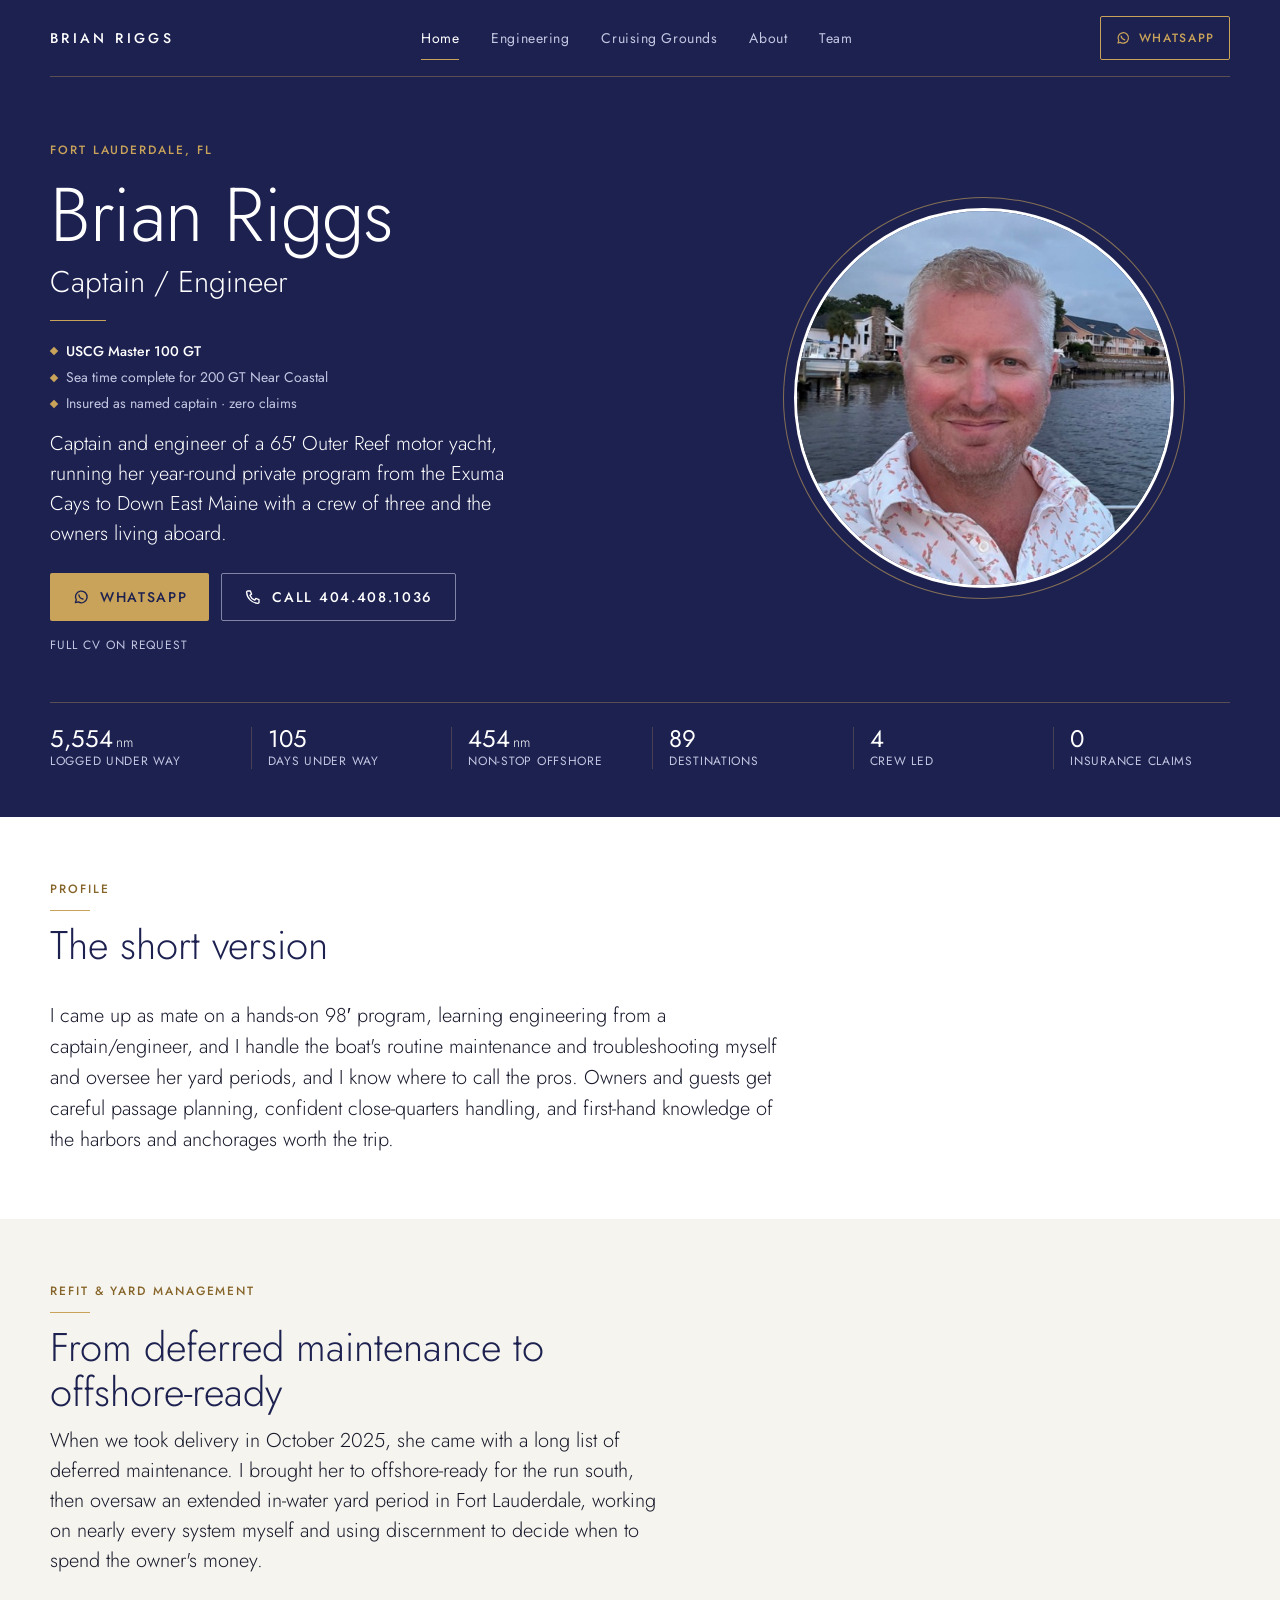
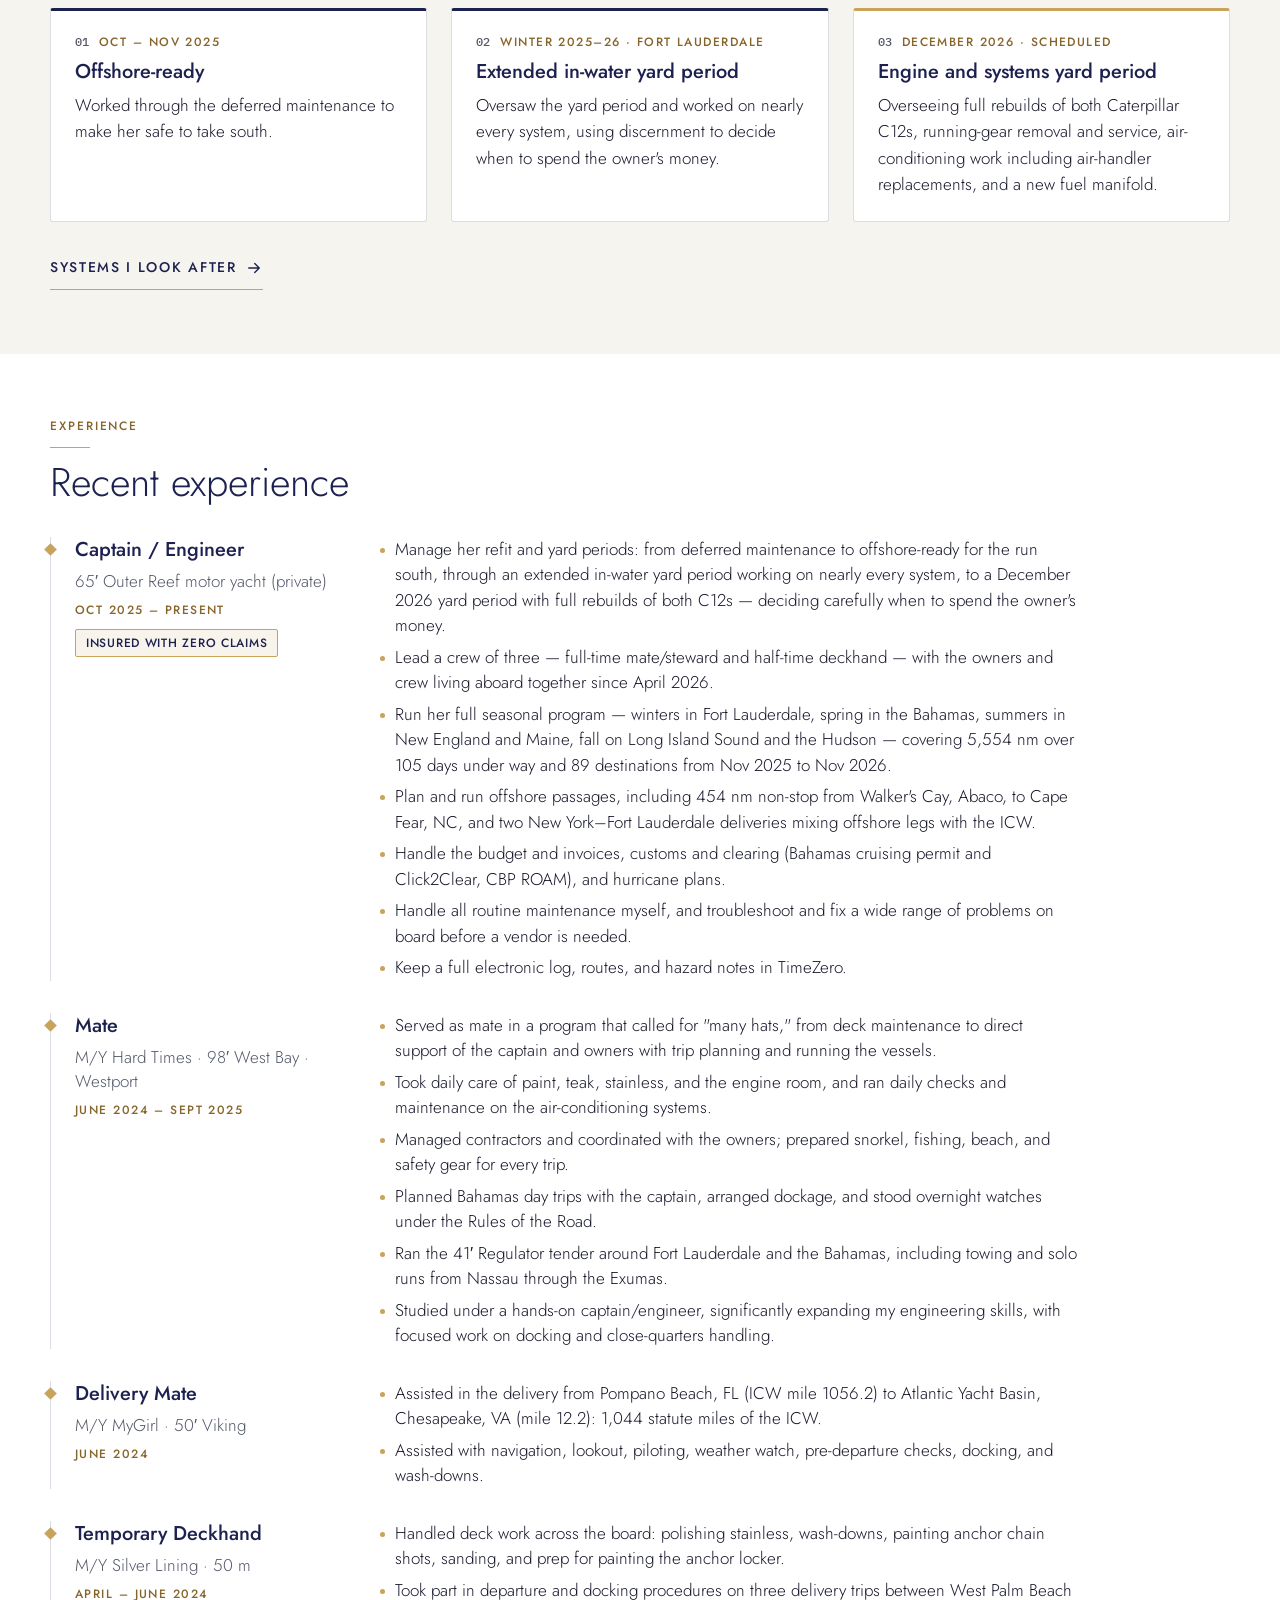
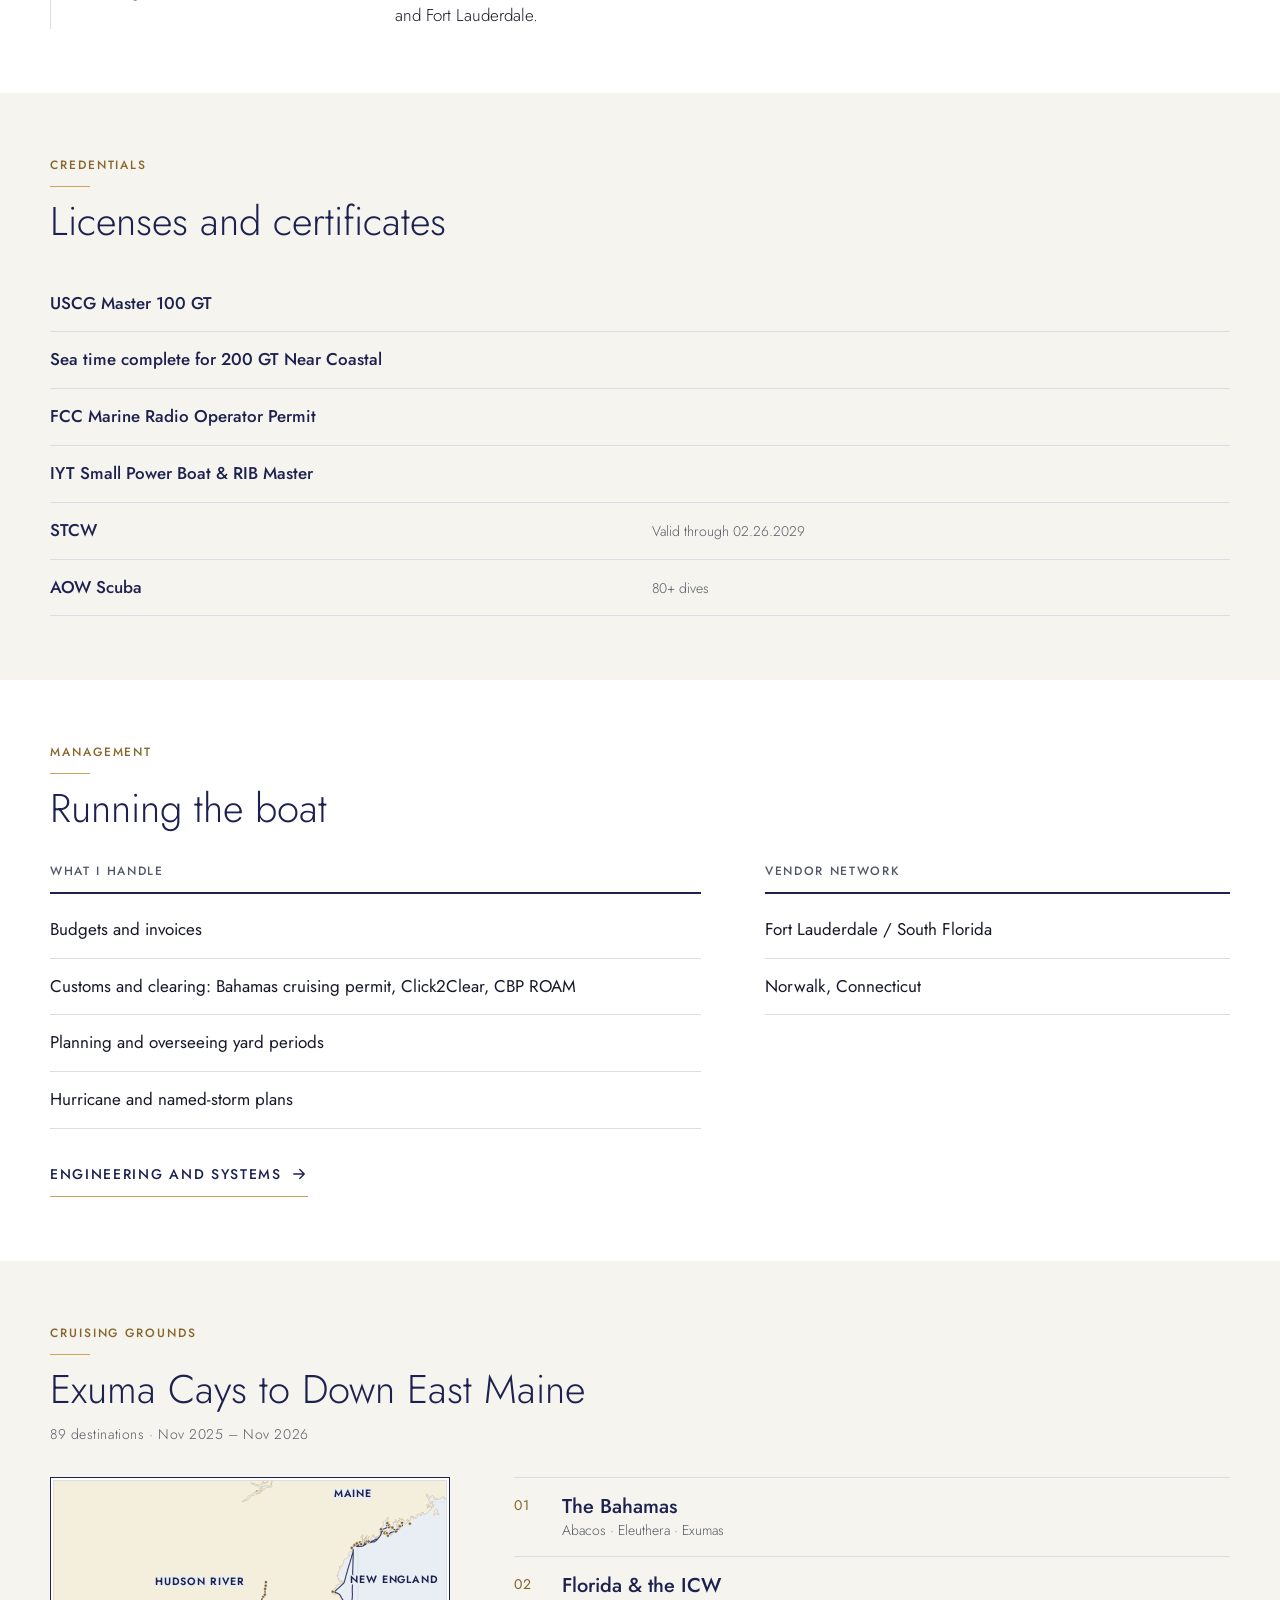
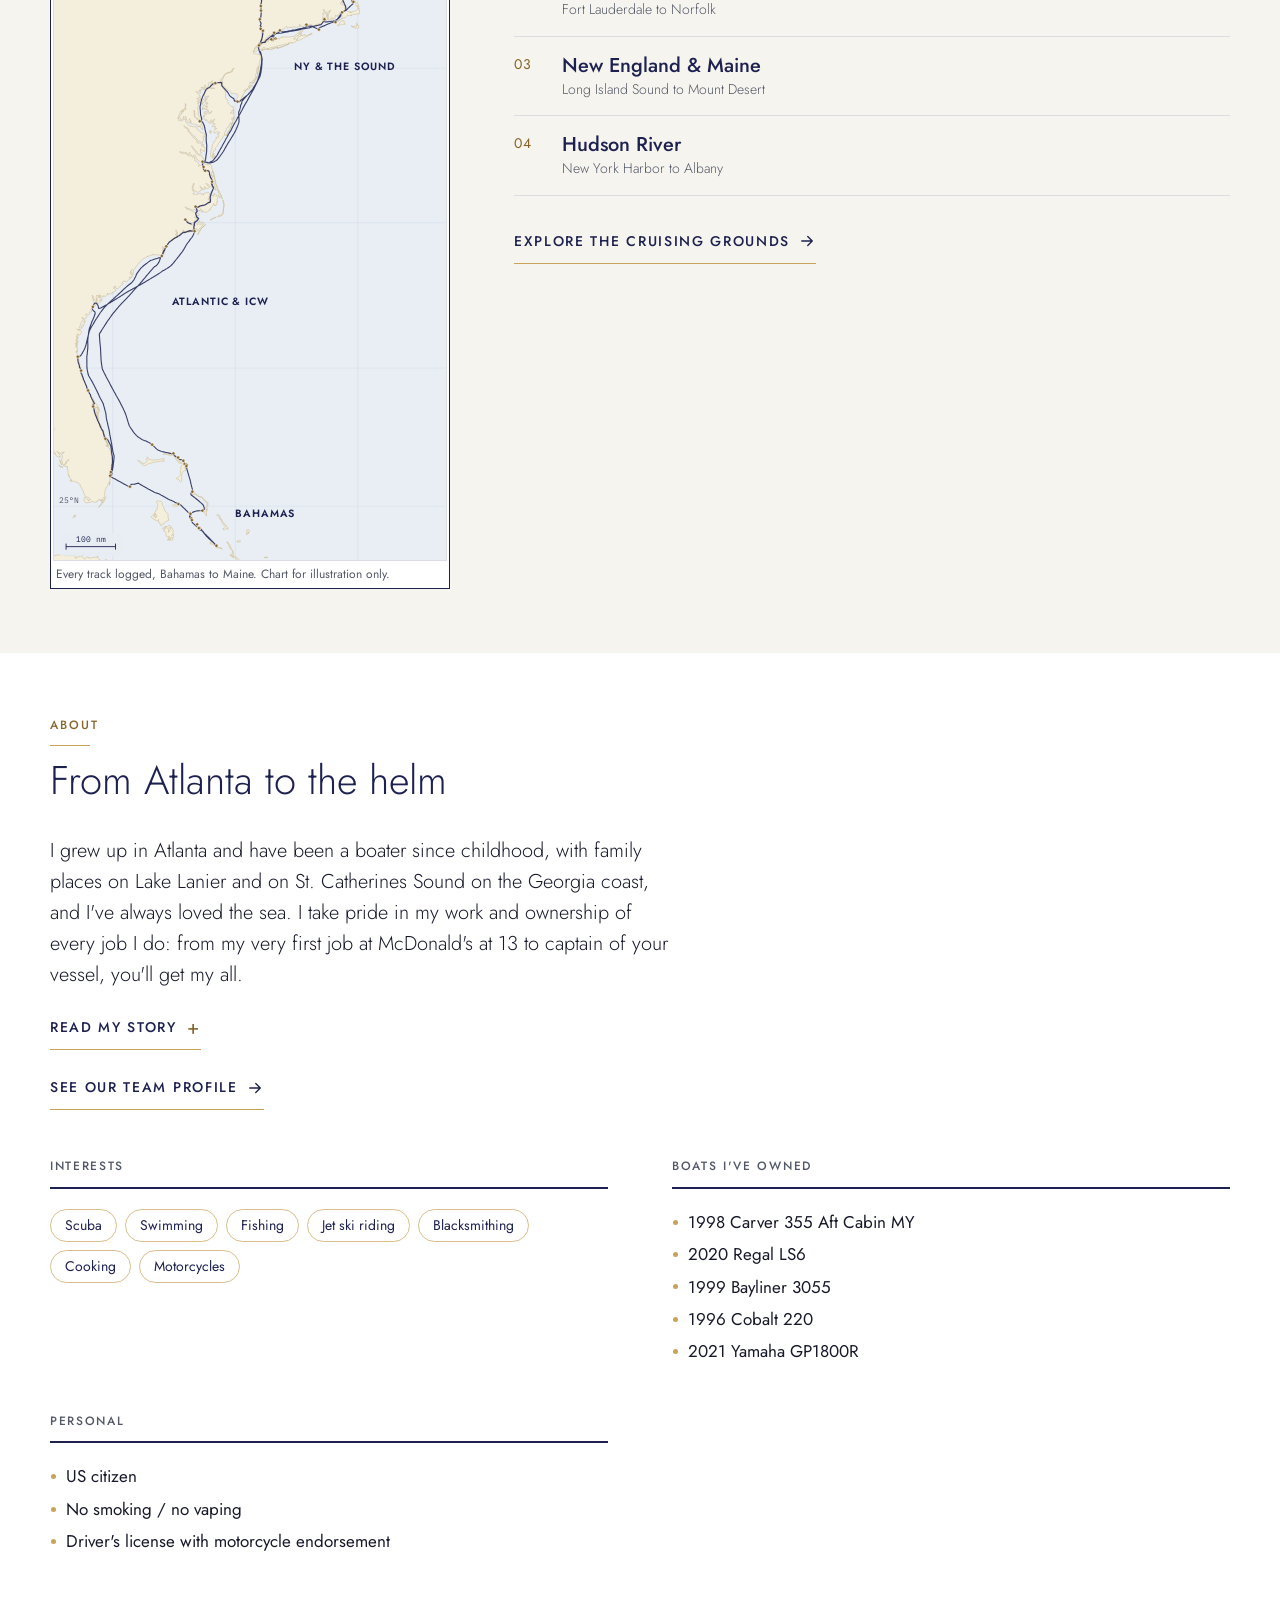
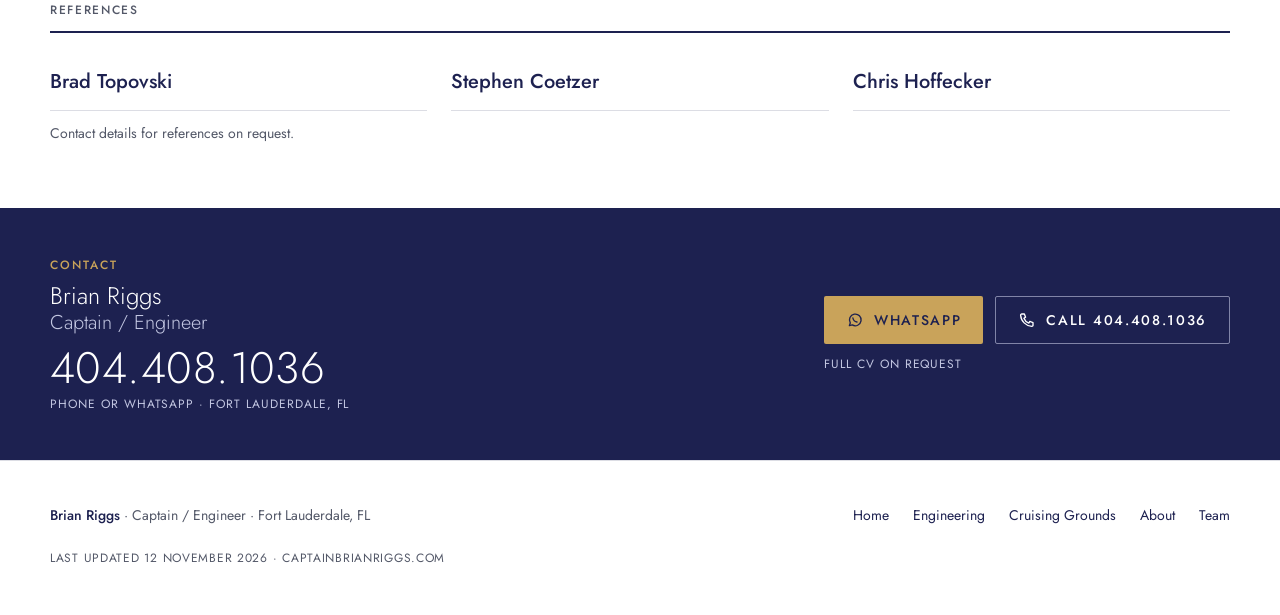
<file: index.html>
<!doctype html>
<html class="dir-a" lang="en">
<head>
<meta charset="utf-8">
<meta name="viewport" content="width=device-width, initial-scale=1">
<title>Brian Riggs · Captain / Engineer</title>
<meta name="description" content="Brian Riggs, yacht Captain / Engineer based in Fort Lauderdale, FL. USCG Master 100 GT; insured as named captain with zero claims; cruising from the Exuma Cays to Down East Maine.">
<meta name="robots" content="index, follow">
<meta name="author" content="Brian Riggs">
<meta name="color-scheme" content="light dark">
<meta name="theme-color" content="#1D2150">
<link rel="canonical" href="https://captainbrianriggs.com/">
<meta property="og:type" content="website">
<meta property="og:site_name" content="Brian Riggs">
<meta property="og:title" content="Brian Riggs · Captain / Engineer">
<meta property="og:description" content="Brian Riggs, yacht Captain / Engineer based in Fort Lauderdale, FL. USCG Master 100 GT; insured as named captain with zero claims; cruising from the Exuma Cays to Down East Maine.">
<meta property="og:url" content="https://captainbrianriggs.com/">
<meta property="og:image" content="https://captainbrianriggs.com/assets/img/og.png">
<meta property="og:image:width" content="1200">
<meta property="og:image:height" content="630">
<meta property="og:image:alt" content="Brian Riggs, Captain / Engineer">
<meta property="og:locale" content="en_US">
<meta name="twitter:card" content="summary_large_image">
<meta name="twitter:title" content="Brian Riggs · Captain / Engineer">
<meta name="twitter:description" content="Brian Riggs, yacht Captain / Engineer based in Fort Lauderdale, FL. USCG Master 100 GT; insured as named captain with zero claims; cruising from the Exuma Cays to Down East Maine.">
<meta name="twitter:image" content="https://captainbrianriggs.com/assets/img/og.png">
<link rel="icon" href="/favicon.ico" sizes="32x32">
<link rel="icon" href="/assets/img/favicon.svg" type="image/svg+xml">
<link rel="apple-touch-icon" href="/assets/img/apple-touch-icon.png">
<link rel="preconnect" href="https://fonts.googleapis.com">
<link rel="preconnect" href="https://fonts.gstatic.com" crossorigin>
<link rel="stylesheet" href="https://fonts.googleapis.com/css2?family=Jost:wght@300;400;500;600&amp;family=IBM+Plex+Mono:wght@400;500&amp;display=swap">
<link rel="stylesheet" href="/assets/site.css?v=a0592013">
<script type="application/ld+json">
{
 "@context": "https://schema.org",
 "@type": "ProfilePage",
 "url": "https://captainbrianriggs.com/",
 "name": "Brian Riggs · Captain / Engineer",
 "dateModified": "2026-11-12",
 "mainEntity": {
  "@type": "Person",
  "name": "Brian Riggs",
  "jobTitle": "Captain / Engineer",
  "url": "https://captainbrianriggs.com/",
  "image": "https://captainbrianriggs.com/assets/img/headshot.jpg",
  "description": "Captain and engineer of a 65′ Outer Reef motor yacht, running her year-round private program from the Exuma Cays to Down East Maine with a crew of three and the owners living aboard. I came up as mate on a hands-on 98′ program, learning engineering from a captain/engineer, and I handle the boat's routine maintenance and troubleshooting myself and oversee her yard periods, and I know where to call the pros. Owners and guests get careful passage planning, confident close-quarters handling, and first-hand knowledge of the harbors and anchorages worth the trip.",
  "telephone": "+14044081036",
  "address": {
   "@type": "PostalAddress",
   "addressLocality": "Fort Lauderdale",
   "addressRegion": "FL",
   "addressCountry": "US"
  },
  "hasCredential": [
   {
    "@type": "EducationalOccupationalCredential",
    "name": "USCG Master 100 GT",
    "credentialCategory": "license",
    "recognizedBy": {
     "@type": "GovernmentOrganization",
     "name": "United States Coast Guard"
    }
   },
   {
    "@type": "EducationalOccupationalCredential",
    "name": "STCW",
    "credentialCategory": "certificate",
    "validUntil": "2029-02-26"
   }
  ]
 }
}
</script>
</head>
<body>
<a class="skip" href="#main">Skip to content</a>

<div class="site">
<header class="masthead"><nav class="nav" aria-label="Main"><a class="brand" href="/">Brian Riggs</a><ul class="nav-links"><li><a href="/" aria-current="page">Home</a></li><li><a href="/engineering/">Engineering</a></li><li><a href="/cruising-grounds/">Cruising Grounds</a></li><li><a href="/#about">About</a></li><li><a href="/team/">Team</a></li></ul><a class="nav-cta" href="https://wa.me/14044081036"><svg viewBox="0 0 24 24" fill="none" stroke="currentColor" stroke-width="1.8" stroke-linejoin="round" aria-hidden="true" focusable="false"><path d="M4.5 19.5l1.2-3.6A7.8 7.8 0 1 1 8.4 18.6z"/><path d="M9.2 9.3c.3 2.3 2.4 4.6 5.4 5.4" stroke-linecap="round"/></svg><span>WhatsApp</span></a></nav></header>
<main id="main" tabindex="-1">
<section class="hero no-helm" aria-labelledby="hero-name">
  <div class="hero-grid">
    <div class="hero-text">
      <div class="hero-id"><div class="headshot"><img src="/assets/img/headshot.jpg" alt="Brian Riggs" width="520" height="520"></div><p class="eyebrow">Fort Lauderdale, FL</p></div>
      <h1 class="hero-name" id="hero-name">Brian Riggs</h1>
      <p class="hero-role">Captain / Engineer</p>
      <hr class="hero-rule" aria-hidden="true">
      <ul class="hero-cred"><li><b>USCG Master 100 GT</b></li><li>Sea time complete for 200 GT Near Coastal</li><li>Insured as named captain · zero claims</li></ul>
      <p class="hero-lede">Captain and engineer of a 65′ Outer Reef motor yacht, running her year-round private program from the Exuma Cays to Down East Maine with a crew of three and the owners living aboard.</p>
      <div class="actions"><a class="btn btn-primary" href="https://wa.me/14044081036"><svg viewBox="0 0 24 24" fill="none" stroke="currentColor" stroke-width="1.8" stroke-linejoin="round" aria-hidden="true" focusable="false"><path d="M4.5 19.5l1.2-3.6A7.8 7.8 0 1 1 8.4 18.6z"/><path d="M9.2 9.3c.3 2.3 2.4 4.6 5.4 5.4" stroke-linecap="round"/></svg>WhatsApp</a><a class="btn btn-ghost" href="tel:+14044081036"><svg viewBox="0 0 24 24" fill="none" stroke="currentColor" stroke-width="1.8" stroke-linejoin="round" aria-hidden="true" focusable="false"><path d="M5 4h3.5l1.6 4.2-2.2 1.4a11 11 0 0 0 6.5 6.5l1.4-2.2L20 15.5V19a1.5 1.5 0 0 1-1.6 1.5A16 16 0 0 1 3.5 5.6 1.5 1.5 0 0 1 5 4z"/></svg>Call 404.408.1036</a></div>
      <p class="fine">Full CV on request</p>
    </div>
    <div class="hero-portrait"><img src="/assets/img/headshot.jpg" alt="Brian Riggs" width="520" height="520" fetchpriority="high"></div>
  </div>
  <ul class="figures" aria-label="At a glance"><li><b>5,554<small>nm</small></b><span>logged under way</span></li><li><b>105</b><span>days under way</span></li><li><b>454<small>nm</small></b><span>non-stop offshore</span></li><li><b>89</b><span>destinations</span></li><li><b>4</b><span>crew led</span></li><li><b>0</b><span>insurance claims</span></li></ul>
</section>
<section class="section" aria-labelledby="profile-h">
  <div class="section-head"><p class="kicker">Profile</p><h2 class="section-title" id="profile-h">The short version</h2></div>
  <p class="prose">I came up as mate on a hands-on 98′ program, learning engineering from a captain/engineer, and I handle the boat&#x27;s routine maintenance and troubleshooting myself and oversee her yard periods, and I know where to call the pros. Owners and guests get careful passage planning, confident close-quarters handling, and first-hand knowledge of the harbors and anchorages worth the trip.</p>
</section>
<section class="section alt" id="refit-home" aria-labelledby="refit-h">
  <div class="section-head"><p class="kicker">Refit &amp; yard management</p><h2 class="section-title" id="refit-h">From deferred maintenance to offshore-ready</h2><p class="section-lede">When we took delivery in October 2025, she came with a long list of deferred maintenance. I brought her to offshore-ready for the run south, then oversaw an extended in-water yard period in Fort Lauderdale, working on nearly every system myself and using discernment to decide when to spend the owner&#x27;s money.</p></div>
  <ol class="refit-steps"><li class="refit-step">
      <p class="refit-when"><span class="refit-n">01</span>Oct – Nov 2025</p>
      <h3 class="refit-title">Offshore-ready</h3>
      <p>Worked through the deferred maintenance to make her safe to take south.</p>
    </li><li class="refit-step">
      <p class="refit-when"><span class="refit-n">02</span>Winter 2025–26 · Fort Lauderdale</p>
      <h3 class="refit-title">Extended in-water yard period</h3>
      <p>Oversaw the yard period and worked on nearly every system, using discernment to decide when to spend the owner&#x27;s money.</p>
    </li><li class="refit-step upcoming">
      <p class="refit-when"><span class="refit-n">03</span>December 2026 · scheduled</p>
      <h3 class="refit-title">Engine and systems yard period</h3>
      <p>Overseeing full rebuilds of both Caterpillar C12s, running-gear removal and service, air-conditioning work including air-handler replacements, and a new fuel manifold.</p>
    </li></ol>
  <p class="grounds-more"><a class="text-link" href="/engineering/#refit">Systems I look after<svg viewBox="0 0 24 24" fill="none" stroke="currentColor" stroke-width="1.8" stroke-linecap="round" stroke-linejoin="round" aria-hidden="true" focusable="false"><path d="M5 12h14M13 6l6 6-6 6"/></svg></a></p>
</section>
<section class="section" aria-labelledby="exp-h">
  <div class="section-head"><p class="kicker">Experience</p><h2 class="section-title" id="exp-h">Recent experience</h2></div>
  <ol class="timeline"><li class="job">
      <h3 class="job-role">Captain / Engineer</h3>
      <p class="job-vessel">65′ Outer Reef motor yacht (private)</p>
      <p class="job-when">Oct 2025 – Present</p>
      <span class="badge">Insured with zero claims</span>
      <ul class="dots"><li>Manage her refit and yard periods: from deferred maintenance to offshore-ready for the run south, through an extended in-water yard period working on nearly every system, to a December 2026 yard period with full rebuilds of both C12s — deciding carefully when to spend the owner&#x27;s money.</li><li>Lead a crew of three — full-time mate/steward and half-time deckhand — with the owners and crew living aboard together since April 2026.</li><li>Run her full seasonal program — winters in Fort Lauderdale, spring in the Bahamas, summers in New England and Maine, fall on Long Island Sound and the Hudson — covering 5,554 nm over 105 days under way and 89 destinations from Nov 2025 to Nov 2026.</li><li>Plan and run offshore passages, including 454 nm non-stop from Walker&#x27;s Cay, Abaco, to Cape Fear, NC, and two New York–Fort Lauderdale deliveries mixing offshore legs with the ICW.</li><li>Handle the budget and invoices, customs and clearing (Bahamas cruising permit and Click2Clear, CBP ROAM), and hurricane plans.</li><li>Handle all routine maintenance myself, and troubleshoot and fix a wide range of problems on board before a vendor is needed.</li><li>Keep a full electronic log, routes, and hazard notes in TimeZero.</li></ul>
    </li><li class="job">
      <h3 class="job-role">Mate</h3>
      <p class="job-vessel">M/Y Hard Times · 98′ West Bay · Westport</p>
      <p class="job-when">June 2024 – Sept 2025</p>
      
      <ul class="dots"><li>Served as mate in a program that called for &quot;many hats,&quot; from deck maintenance to direct support of the captain and owners with trip planning and running the vessels.</li><li>Took daily care of paint, teak, stainless, and the engine room, and ran daily checks and maintenance on the air-conditioning systems.</li><li>Managed contractors and coordinated with the owners; prepared snorkel, fishing, beach, and safety gear for every trip.</li><li>Planned Bahamas day trips with the captain, arranged dockage, and stood overnight watches under the Rules of the Road.</li><li>Ran the 41′ Regulator tender around Fort Lauderdale and the Bahamas, including towing and solo runs from Nassau through the Exumas.</li><li>Studied under a hands-on captain/engineer, significantly expanding my engineering skills, with focused work on docking and close-quarters handling.</li></ul>
    </li><li class="job">
      <h3 class="job-role">Delivery Mate</h3>
      <p class="job-vessel">M/Y MyGirl · 50′ Viking</p>
      <p class="job-when">June 2024</p>
      
      <ul class="dots"><li>Assisted in the delivery from Pompano Beach, FL (ICW mile 1056.2) to Atlantic Yacht Basin, Chesapeake, VA (mile 12.2): 1,044 statute miles of the ICW.</li><li>Assisted with navigation, lookout, piloting, weather watch, pre-departure checks, docking, and wash-downs.</li></ul>
    </li><li class="job">
      <h3 class="job-role">Temporary Deckhand</h3>
      <p class="job-vessel">M/Y Silver Lining · 50 m</p>
      <p class="job-when">April – June 2024</p>
      
      <ul class="dots"><li>Handled deck work across the board: polishing stainless, wash-downs, painting anchor chain shots, sanding, and prep for painting the anchor locker.</li><li>Took part in departure and docking procedures on three delivery trips between West Palm Beach and Fort Lauderdale.</li></ul>
    </li></ol>
</section>
<section class="section alt" aria-labelledby="cred-h">
  <div class="section-head"><p class="kicker">Credentials</p><h2 class="section-title" id="cred-h">Licenses and certificates</h2></div>
  <ul class="rows kv"><li><span class="r-main"><b>USCG Master 100 GT</b></span></li><li><span class="r-main"><b>Sea time complete for 200 GT Near Coastal</b></span></li><li><span class="r-main"><b>FCC Marine Radio Operator Permit</b></span></li><li><span class="r-main"><b>IYT Small Power Boat &amp; RIB Master</b></span></li><li><span class="r-main"><b>STCW</b></span><span class="r-detail">Valid through 02.26.2029</span></li><li><span class="r-main"><b>AOW Scuba</b></span><span class="r-detail">80+ dives</span></li></ul>
</section>
<section class="section" aria-labelledby="run-h">
  <div class="section-head"><p class="kicker">Management</p><h2 class="section-title" id="run-h">Running the boat</h2></div>
  <div class="split">
    <div><h3 class="sub-title">What I handle</h3><ul class="rows"><li><span class="r-main">Budgets and invoices</span></li><li><span class="r-main">Customs and clearing: Bahamas cruising permit, Click2Clear, CBP ROAM</span></li><li><span class="r-main">Planning and overseeing yard periods</span></li><li><span class="r-main">Hurricane and named-storm plans</span></li></ul></div>
    <div><h3 class="sub-title">Vendor network</h3><ul class="rows"><li><span class="r-main">Fort Lauderdale / South Florida</span></li><li><span class="r-main">Norwalk, Connecticut</span></li></ul></div>
  </div>
  <p class="grounds-more"><a class="text-link" href="/engineering/">Engineering and systems<svg viewBox="0 0 24 24" fill="none" stroke="currentColor" stroke-width="1.8" stroke-linecap="round" stroke-linejoin="round" aria-hidden="true" focusable="false"><path d="M5 12h14M13 6l6 6-6 6"/></svg></a></p>
</section>
<section class="section alt" aria-labelledby="cg-h">
  <div class="section-head"><p class="kicker">Cruising grounds</p><h2 class="section-title" id="cg-h">Exuma Cays to Down East Maine</h2><p class="section-lede meta">89 destinations · Nov 2025 – Nov 2026</p></div>
  <div class="grounds-grid"><figure class="chart"><a class="chart-link" href="/cruising-grounds/" aria-label="Chart of every track logged, Bahamas to Maine: open the cruising grounds"><svg viewBox="0 0 520 901" class="map ov" role="img" aria-label="Chart of every track logged from the Bahamas to Maine, Nov 2025 to Nov 2026, with 89 destinations and the six cruising grounds labelled"><rect class="water" width="520" height="901"/><line class="grat" x1="0" x2="520" y1="829.4" y2="829.4"/><text class="gl" x="6" y="825.4">25°N</text><line class="grat" x1="0" x2="520" y1="646.1" y2="646.1"/><text class="gl" x="6" y="642.1">30°N</text><line class="grat" x1="0" x2="520" y1="453.3" y2="453.3"/><text class="gl" x="6" y="449.3">35°N</text><line class="grat" x1="0" x2="520" y1="248.3" y2="248.3"/><text class="gl" x="6" y="244.3">40°N</text><line class="grat" x1="0" x2="520" y1="27.7" y2="27.7"/><text class="gl" x="6" y="23.7">45°N</text><line class="grat" y1="0" y2="901" x1="78" x2="78"/><text class="gl" x="82" y="14">80°W</text><line class="grat" y1="0" y2="901" x1="240.5" x2="240.5"/><text class="gl" x="244.5" y="14">75°W</text><line class="grat" y1="0" y2="901" x1="403" x2="403"/><text class="gl" x="407" y="14">70°W</text><path class="land" d="M-9.8 911.1l0-925.1 306.7 0-.9 1.2-1.4 1-1.3 1.9-1.5 2.3-2.4 1.7-5.9.8-2.6 1.5-3.5 4-.9 1.5-.6 1.1-1.2.5-1 1.2-2.1.7-2-.1-1.4-.4-.8-1.1-.9-.6-3.5.2-.9-.4-.8-1.1.6 1.7 1.1.8 5.9 1.8 1.6.4 1.3.9.7.9.5 1 .6 1.2.7.8-1.8 1.2-3 0-1.4.4-1.6 2.1-1.1.5-2.4 1.4-1.2.6-1 .8-.9.7-1.3.4-.9.6-.7.9-.6 1-.5 1.6-4.1 2.1-2 2 2.6-.7 5.3-2.4 1.1-.8 1-1.3.2-1.4 1-.5 1.3-1.1 3.5-.8 1.8-1.5 3.9-.2 1.4-.6 1.3-1 2.4-3.2 1.3-.3 2.3-1.8 1.1-1.4 1-.4 3.6-.1 1.1-.2 1.3.3.8-1.3-.6-2.6 0-1.6 1.1-2 .7-.7.5-1.8-.2-1.7.3-1.5.6-1.3.6-.8 5-4.8 1.4-2.1 231.2-.1 0 98.1-.6.8-.5-3 .7-1.2-1.1.4-.3-1.5-.4-1.2.5-1.7-.2-1.6.4-2-1.2-3.6-.8-1 .4-1.7.3-1.3.9-1.3.6-1.4.9-5 .4-1.1 0-4.5-2.8 3.2.2-1.8 2.6-2.9 0-36.9-1.1-.4 1.1-1-.4-1.3-1.6.4-1.1.8.6 1.3.7.8 1 .4.8 1.6-1.3 1.3-1.5 1.8-1.4-.8-1.6-.6-1.6.9 1.9 0 .3 1.3-2.7.8-.4 1.3-1.2.2-.7.9-1.3.7-.3-1.3-.9-2.3-.9.5-4.6 2.8-1 .4-.8-.7-1 1.1-1.4.3.3-1.8-1.1.4-1.9 1.1-1.1-1.5.7-1.1 1.3-.3-.7-.7-1.6-.5-.7-1.2-1.4.4-1.3.2-.7 1.1-.2 2.2-2.4-2.2-.4-2.4-.9-.7-.9-1 0 1.4.5 1.1-1.2.3 1.1.6.6 1.2.7 1 .8 1.1.1 1.6.7 1.2 1.2 2-.1 1.7-1 1-.7-1-.7 1 .3 1.4-2.1-1.1.4 1.8.7 2.9.3-1.9 1.4.3-.1-1.3 1.1 1.6.3-2.5.8.6.7 1.3 1 1.7-1.3 2.1-1.4.3-.5 1-.7.7-2.1 2.7-1.2.7-1.5 0-1 1.1-.9-.8-.1-1.5-.7-1.2-1 1-1-.6.6 1.3-.3 1.5-.4 1.2-1-1.3-.9-1.1.1 1.4.5 1.1-1.2.3-.8-1-1.3-1-1.8 1.4.9 1.7-.2 1.5-.8.7-1.4 0-.1-1.5-1.3.7-1 2.1-1.1-.9.2-3-1.5 2.1.3-2-1.7.1-.4 1.4-1 1 .7 1-.3 1.3-1.2 2.7-.8-.7.2-1.3-.7 1.3-.9-3-.6 1.2-1.4.3 1.4 1.1.3 1.4-.3 1.4-1.2.3-.9 1.6-.8-1-.7-1-.4-1.3 0-2.3-1-1-.6.9-1.1-1.4-.3-1.2-.6 1-.1 1.7-1.1-1.3-.7-1.2-1-.4.9 1.3-.2 1.6-1 .7-1.3-.7-1 1.9-.7.8-.5-3-.8-1-.4 1.4-.1 1.3.5 1.1-.8 1.2-.3-1.7-1.4.7-1.6-.2.8 1.5-.2 2.1.3 1.3.9 1-.4 1.1-3.3-1.9-1.6.2-1.6-1.6-1.9.6-.7-1.6.7-1.2.9.6-.1-1.5.8-.8 1.2.5-.4-1.3-1.6.3-.6 1-.9-.7.3-1.2.9-.9 1.1-3.3-1.3-1.1-.8 1.2-.7 2.5-.6 1.2-.6-1-1.4 1.2-1.8.8-.6.8.3 1.4.9 1.6 0 1.4-1.3.8-1.2 2.4-1.1 2.8-.4 1.2-.7 1 0 1.8 1.1.4-.7 1.6-1.4.6-.3 1.3-1.3.1-.9 1.2.2 1.3-1.2.8-1 .4.9-2.9-2.2 1.8-.1-1.4-1.7.4.3-1.6-.9-.6.9-1.3-1.1.6-.6 1.5-.9.6-.7 1-1.1 4-.4 1.3-1-.8-.3-1.3-.5 1.3 0 1.6-.7-1.6.2-1.3.3-1.3-.1-1.7.9-1.8-1.3 1.4-.6 1.1-.1 1.4-.1 1.6.5 1.2 0 1.5-.5-1.2-.9.5-1.1-.8.2-1.9.6-.9-.7-1-.1-1.3.6-1.6.7-.9-1.3.6-3 5 .5 1.4-.4 2.5.7-1.4-.3 3.1-.9.7-.2-1.2-.3-1.2-.2-2.2-.3-1.1-.2-1.6-.2-1.9 0-1.5.4-1.4.7-.8-1.6.4-.9 1.2-.9 1.1.1 1.3 1.3-.8.6 1.9.3 3.2.1 1.6.3 1.6.3 1.3-.3 1.3-1.1 1.1-.6-1.4-.4-1.3.1-1.4.2-1.2-.6-.9-.5-1-.8.6 1 1-.3 1.5-.8.6-1.4 1.2-.8 1.2 1.6-4.3-1.5 1.4-.3 1.4-.9 1.1 1.6-3.5.3-1.3-1.9 1 .6-1.1-1.6 1-1.1.7-1.1.3-1.7 1.8-1.6 2.4-1 .6.3 1.6-.8.6 1.5.7.3 1.2-.1 1.9-1.4.8-1.5.7-1.1-.7-1 1-.5 1.8.4 1.9.9-.6-1.2 1.6-.4 1.2-1.3.8-1.1 1.1-1.7.5-1 .7-.8 1.1-.6 1.1.4 2.1-1 1.5-.4 1-.6 1.2-.9 2.3-1.3-.6-1.1-.5-.3 1.4-.4 1.3 1.4-.3-.2 1.5-2.1 3.6-.7 1.6-.4 1.7.3 1.8-1.9.4 1.4 1 .6 1 .9 2.9-1.2-1.2.4 1.8 1.9.9-.5 1.1 1.8.1.7 1 0-1.6.7-.7.9.5 1 .4-.4 1.3-.6.9-1.2.3-1.1.8-3.6 1.2-1.6.6-.6 1 1 .5-.5 1.2-.8.8-1.2.7.7.8-1.3-.5-.9 1 .3 2-1.5 0 .7.8-1.2-.3.3 1.2-1.1.8.7.9 1.1-.5.3 1.4 1.1.6.8.7.9-.6 0-1.8 1.4.9 2.4 1.1 1.3 1.1.8 1 .1 1.6 1.2 1.4.8 1.5.7.8.1 1.4.9 1.6-.9.7-.1-1.7-.6-.9-.6 2.4-1.5.4 1.9 2 1.6.1 2 .5.5 1.6.2 1.6-.2 1.2.8 2.3 2.1 1.4 1.3.5 4.1.4-1.7.2 1.7.7 1-.4 1.7-1 2.9-.8 1-.4 1.1-.5 1.2-1.3-.1-1.3.1-1.6-.7-1.1 1.1-.3-1-.6-1.3 1.1-.5-1.1-.2-2.9-.6-1.9-1.3-.9-1.6.4.6 1-1.8-1.1-.7-.7 1-.7 1.6 0 1.6.5 1.2.6.9.9 1.2 1.7 1.1 2 1.2 4.2.5 1-1.2-.4-.3 1.5 1.4.7 0 2.3-.2 2.9-1.3-.3-5.2.9-1.5 0-1 .5-1.1.6-.8 1.1.4-1.6-1.4.5-1.6 0-.9.5-1.2-.8-1.3 2.2-.7.8-1.7.6-2 .3-2.1 1.4.2-2.5 0-3.3-.2-1.4.9-1.1-.4-1.3-1.5 0-1.1 1.2.3 1.1-1.2.4-.8 1.4-1.5.5-.7 1.4-1.1-.9-.9-.8-.6 1.9-.1 2-1.1.9-1.8.8-1.8-.2.8-.8-.5-1.3-.4 1.1-.9.6-2.7 2.5-.5-1-.2-2.9-.1-1.9.1-1.9.4-1.3 1.9-3.5.8-1.7-.9.7-1.1 2-1.6.1-.5.9-.3 1.4-.5 1.2-1.3-.4 0-1.9.6-1.7-.8.9-.9-.5-1-1.1-.1-1.5-.7-1.1-.2 1.6.2 1.7.7.8-.3 1.8-1.3-.5-1 .7 1.2 1.1 0 1.8-.8 1.2.2 1.3.3 2.9-1.1 3.5-.9 1.2-1.6.1-2.2.4-5 1.5-2.5.7-1.4.6.4-1.3-1.2-.6-2.1.1-2.3 1.1-1.6-1.4-.5 1.3-1.2.4-1.1-.4-1 1-2.8.7-1.1-.5-.9-.6.1-1.3-.9-1.1.3 1.1-.1 1.7-.8.9-1.4-.5-1.3.3-1.1 1.1-1-.3-1.4-.7-2.6.2-.8.8-1.1-.4-2-.1-1 .4-1.4.6-1.3-.5-.3-1.9-.9.7-1.1 1.2-.9 1.2-.7 1-1.2-.3-1.1.7-.7.9-.8 1.2-1.1-.7-1.4.3-.8.9-.9.7-.9-.6-.9.8-1 .4-2.5 1.3-1.6.9-1 .5-.6 1-1.4 0-1.2-.1-1 .6-.7 1.1-.6 1.1-1.3.2-1.6 1.9-.7 1.4-1.1.6.4 1.5-.8.7-2 .3-1.3-.6.6-1.7-.2-1.2.7-1.9.3-1.8.5-1.8.1-4.4-.1-1.6-.4-1.5-.7-1.1-1-1-.6-.9.3-1.5-1.1.3.1 1.4.2 1.4.6 1.3 1.2 1.1-.1 2.7.4 3.7 0 1.9-.3 1.7-1.2 3.1-1.3 2.6-.7 1.4-.5 1.7-.5 1.1-1.4 1.4-.7.8.2-2.4-.9.6-.6 1.2-1 .5-.9.8-.2 1.8-.6 1.1-.8.6-.2 1.7-.2 1.3.5.9 1.1.4 2.5.2 3.6 1.1 1.3.8-.1-1.6-.7-1.8.9.5.5 1.8.1 1.4 0 2.9-.2 2-.5 2.2-.6 2.6-.4 2.4-.2 1.4-.2 1.3-.3 2.1-.4 1.9-.3 2.1-.9 5.4.5-6.2.2-2.1.5-1.7.2-1.8-.9.5-.1 1.3-1.3.6.7 1.2-1 1.5-.2 1.8.4 1.5-.6 1.1-.7 1-.7 1.5.8 1.6-.1 1.2-1.1 1.3-1.5 1.3-.3 1.4-1.2.2-1.2 1.3.9 1.4.2 1.4-.7-.7-1.4-1.1-1.5-.3 0 1.6.5 1.1-.2 2-1.2-.4-.7.7-.4 1.2 1 .7.7 1.5-2.9 1.7.7-2-2 .8-.2 1.3-2.1.1-1.4 1 1.3.5 2.2-.5-1 .9-1.2 1.9-1.2.9-1.5 3.2-1.3.3 1 .4-.9 1.6-.8 1.1-.7.9-.6 1.4-1.1 1.1-1.2.8-1.9.7-1.2-.4.2-1.4.4-1.6 1.9-4.2.2-1.6-.7-1.4-1.1-.5-1.5 0-1.1-.4-1.3-.5-1.4.5-1.3.6-.7-.9-.3-1.4-1.1-1-1.1-1.1-1.4-.2-.9-.9-.6-1.1-1.3-.1-3.4-3.9-1-.8-.7-.8-.4-1.3 1.1-2.1-1.3-1.8.4-1.6.9-.6.2-1.5.8-.9.5-1.6.7-1.2 1.2-1.2 1.1-.8 1.9-.8 1.4-.4 1.3-.1 1.2-.6 1-.4 1.4-.8-.1-1.9 1.2-.8 1.4-1.8-1.3.7-1.3.5-.6 1.7-.3 1.3-1.9.8-1.4.7-1.5-.1-2 1-1.1.3-1.2 1.5-1.1.8-.8 2.3-1.9 2.6-1.4.5-.5 1.3 1 1.7.5 1.2-.2 1.5-.7 1.7.5 1.8 1.4 1.5 1.1 2.1 1.1 1.1.9 1.5.7.9.5 1.9-.3 2.2 0 1.8.1 2.2 1 1.5.8.9 1 1.5.1 1.5.5 1.4 1.6 2.3 1.6 1.8 1 .9 1.1.5 1.2-.6 1 5 0 1.9-.4-2.3-1.4.1-.5 1 .6.9-2.3 1.3-.3 1.3 1.4-.5 1.3.6 1.2-.5.4-1.2.3 1.2-.1 1.4.2 2.2.3 1.9-.3 2.8-.4 1.4.2-2.9-.1-1.5-1 1.1-.4 1.5-1.4-.8.5.9-.2 1.2 1.5.5-.4 1.5-.9 1.3-.7 1.8-1.4.3.3-1.2-1.1.7-.7.8-.5 2.5-.8 1.9-1.4.1-.8 1-.7 2.5-.6 1.3-1 .5-.4 1.2 0 1.4-.5 1.3 1.1.4-1.1.7-1.4 1.5-.7 1-.5.8-1 1.8-1.3 1.8-.9 1.1-.8 1.3-1.8 2.5-.8 1.8-.9 1.2-.7 1-1 .9-.3 1.4.8.9-1.1.6-1.5.9-.8 1.8-.3 1.4-.4 1.9-.1 1.3-.2 1.6-.2 1.5-1.3-1-.8-1.4.3-1.6-.7-1 .5-1.8.3-2.1.6-1.5.6-1-.4-1.6 1.3-1-.8-1.5 1.1-1.5-.5-1 .7-.8.9-1.2.2-1.5 1.2-.5.6-.9 1-1.3.4-1.6-.6-1.2 1.4 0 1.9-.3-.4-1.3 1.2-.3.1-1.5-.7-1.1-1.7 0 .8-1 1.8-.6 1-.7-1.3-.5-3-.2-1.5.6-.9.9-1.3-.4.6-.9-.9-.7.9-1.3 1.3-.9 2-2.1-2 .1-1.2-.3 1.1-.7 1.1-1-.8-.7-2.7 0-.8.9-.7-.9.4-1.5 1-.8 1.4-.3 1.2-.6-2-.4-.8-1.1.5-1.8 1-1.8.5-1.6-1 1-1.6 2-1 2.7-.5-1-.7-.9.9-1.3-.1-1.6-1.8 1.6-.5 1.1.7 1.1-.4 1.7-1.7-1.8-1.2-.5-.5-1.1-2-2.4-.4 1.8-1.1-1.3-.9-1.5-.7-1.2-.5-1.2-.5-1.3 1.4.1.4 1.1.5-1.6.8-1 1.4-.6.2-1.5-1.3.2-.9.7-1.4-.2.9-1.5-.6-1.1 1.4.3 1.9-.5.5 1 1.5.7 2 .9 1.9-.7.8-1 .5-1.8-1.2 1.1-1.1 1.3-1.1-.6-1.6-.7.5-1.4-1.4.5.5-1.2-1.6-.2.2-1.6-.7 1.1-1.3-.4-.1-1.5-1.4.9-.9-1.5-.9 1.4 0 1.7-.6-1.6.5-1.3.6-2.4 1.1-1.5 1.2.7.9.7.4 1.2.9.9 1-.5.8-.7-2 0-.5-1.2.1-1.3 1.1-.6 1.6-.8-1.3-.5-.1-1.5-.7 1.2-.8.8 0-1.4-.3-1.3-1.2-.3-.7.8-1.5.3-.7.7.1 1.8-1 .8-.2-2.2.4-2.1.4-1.2.6-1.2.5-1.1.5 1 1.6 1.2 1.5 0 .9-.7.7-1.4-.7-1.2 1.6-1.4 1.4-1.5-1.8.4-1.4-.3-.3 1.3-.9 1.7.3 1.6-1.1-.4.1-1.4-.1-1.7-.2-1.2-.9-1 .5-1.6.7-1.8.6-1.2 1.1-1.2.6-1.5 1.1-.6.4-1.1 1.9-.2 1.9.3 2.3-.1 1.4.1 1.5-.3-2.1-.2-3.3-.2-.9-.6.7-.9 1.3-1.5 1.3-1 2.2.5-.6-1.3.5-1.1.9-1.8-1.6.7-.5 1-2 1.7-1.2 1.3.1-1.5 1.1-2 .6-1.3.5-1.7-1 .6-.6 1-.9.8-1.8-.3-1.8 2.6 1.5.8-1.5 2.7-2 1.2-1 .7-.5-1.3.2-1.8 0-1.5-.8.7-.7 3.4.7 1.2-1.2 1.6-.2-2-.7-1.9-3 .5 1.4.6.6 1.1-1 .9-1.7.2 1.1 2.2-1.6-1-1.4-.6.5 1.2.6 1.1 1 .8-.4 1.3-1-.3-1-.6-1.3-.8-1-.8-1.8.2 1.1.5.7.7.9.9.4 1.1.8.8 1.9 1.3.3 1.2.1 1.3-.9-.7-1.4.5 2.2 1.4 1.2.9-1.4.7-.6.8-1.9-1.4-.8-1.7-1.1 1 1.3.7 1.6 1.5.4 1.3.4 1.8-1.4-.6-.7-1-1.1-.4.7 1 .7 1 .6 1.3-1.4-.4.3 1.2.7.7.2 1.6-1 1-.6 1.2 1 1.2-.3 2.1.6 1.9-.1 2.4 0 1.8.6 1.3 2 2.5.7 1 .6.9 0 1.6-.8 1.3-1.7-.6-.1-1.6-.8-1.1-1.4-.3-2-1.5-1.1-1.3-.3-1.2-.8-6.2-.4-1.1.1 4.1.2 1.9 0 2 .5 1.5 1.2 1.1 1.2 1.1 2.1 1 .4 1 1 1.5.8.9 1.5-.6 1.1.3-.8 1.3.3 1.7.9 1.3.9 1.3.4 1-.7.8.3 1.3.3 1.8-.9-.5-1.4-1.9-1.3-1.2 0-2.4-.6 1-.6 1.1-1-1.1-.5 1.4-.7-1.1-.8-1.6-1.8-1.1-2-.4-2.4.2-1.7-1-.1-1.5-.2-1.9-.4-1.2-.7-.7-1-.7.8 1.8.6 2.2-.1 1.8-.9-.6-1.8-.8-.8-1.6-1.2-1.6-.9-3-.6-1.7-.5 1.5-.9 1.1-1-.6-.1-1.4-.8.6.6.9-.6 1.4-1.2.7-1.1.7-1.7-1.2-.2-1.3-.1-2 .2-1.6.6-1.1 1-.7 1.3-1-1.1.5.3-1 .7-.8 1.5-.3.6-1.7.4-1 1.1-.6 1.6 0-.5-1.5 0-1.4.3-1-.3-1.2.3-1.1-.2-1.2-.8-.6.5 1.1-.2 1.4-.1 1.5-.1 1.8-.8 1.6-1.3.1-.7 1.3-1.2-.5.5 1.1.6 1.1-1.7.7-.2-1.5-1.4.6-.4 1.3-.8 1.1-.3 1.2-.7 2.2-.7 2.1.4 1.9-1.2-1.1.9 1.7.8.9-.8.8 1 .4 1.4.4 2-.5 1.8-1 1.5-.1.9-1 1.2.3.3 1.8-.9.8 1.3 1.9 1.1.4.3 1.4 1.4 1.4 1.1.9 1.6.5 1.8 0 .8.7 1.2.3 1-.7 1 .5 1.2-.2.3 1.6.8.6 1.5 1 .1 1.3.8.8 1.2.3 2 1.9 1.2.4 2.7 1.5 1.4.8.3 1.8-.4 1.6-1.7-1.2-.6.9.7 1.4-.2 2 .6 1.4-.9.7-.6.8.3 1.3-.8.6-1.9-.6-.8-1-.8-1-1.1 1.5-.9-.5-.2-1.3-1.6-2.1-1.4-1.8-1.1-.7-.4-1.3-1.3.3-1.6-2.4-2.7-2-.6-1.6-1.4-1-.7-2.6-.6-1-.9-.7-1.4-.3-.9-1.1-1-.9-1.4-.3 1.1 1.2.8.7.6 1 2.3.6 1.1 1.2 0 2.6.7.9.9.8.9 1.1 1.1 1 .9.9.7 1.7.8 1.3.9.9 1.3.6 1.4.9.9 1.3.7.9.3 1.9.6 1 1.1.5 1.9-.1 1.8 1 1.2.3 1.4.2 1.4.5-1.2.7-1.5.1-.9.7 1.3.4 1 .9 1.1-.8.9.7-.5 1.3 1.1.9-.1 2.1-.1 1.4-.3 1.2-2-1.5-1.5-.5-1-1.9-1 .5.7.7-1.1.4.8 1.4-.6 1.1 1.3.3.6.8-2.6 1.7-1.3.5-1.4-1.8-.7-1.2-2.7-3.6-1.3-.7-.6-.9-.9-1.8-1.6-1.8-.6.9.8.9 1.6 2.7 1.1.7 1.2 1.9 1.5 2.8 2.3 1.6 1.1 1 1.1.7 1.2-.3.9-.5 1 .6-.3 1.4 1 .8 1.7.9-.9 1.2 1.4.4.5 1.4-.5 1.7-1 .8-1.5.2-1.2 1-1.4-1.5-2.7-1.7-.7-1.3-2.1-1.2 0-2.2-.9-1.9-2.4-.2-1 .8-.7-.7-.9-.6-1.3-.6-.9-1.3 0-1.6-.5 1.7-1.2 1.4-1.1-.4-1.2-2.3-2.1.6-.8-.8-1.4-.2-1.3.2-2.1-.5-1.1-.9-.8.9.7.8 2.6.9 2.8 0 .7.9 1.4-1.1 1.3 1 .3 1.1 2 1.1 3.7.3 1.2 1.7 1.4.7 1-1.6.8 1.6.4 1.7-.6 1.6 1 1.1 2.2.5.5 1.1 1.4 1.4.7.9.5 1.5-.6.8-.9.7 1.5-.2 1.4-.9 1.7-.1 1.6.6.8 1.3-.4-1.3.6-1.1-.9-.7.6-1.2 1.4-.1 3.2 1.4 1.5.4 1.5.2 1.4-.9 1.5.9.9 4.3 3.2 8.8.2 1.6 1.4 6.8.5 1.6.2 1.8 1.1 2.6 1.4 4.2 4.9 9.4.4 1.6.9 2.4-1.2-.6-.8-1.4-.2-2.1-.5-1.1-2.2-3-1.4-.4 1.4-.5-.5-1.1-1.2-.4-.3-1.3-.1-2-.4-1.2-.4-1.3-.4-1.3-.8-1.8-.6-.8-.2-3.8-.6-1.5-.5-1.7-.2-1.4-.5-1.4 0-1.7-.5-1.3-.8-2.6-.4-1.3-1.5 4.3.3 2.2 1.2-.7.8.8.1 1.5-1.5.8-.9-.9-.9-1.1-1.3-1.9.4 1.2-.1 1.8.3 1.4 1.2 1.5.6 1.7.8 1 .3-1.3.6-.9-.1 3 1.4 2.3.4 1.1 1.7 4.7.4 1.4.5 1.6-1.6-.6-.8-1.3.1-1.3-.7-1.5-.9-.8-.7-1.5-.1-1.3-1-.8.1 2.4.4 1.4.3 1.1 1 .6-2.4-.5-1.3-.4-1.4-1.7-1-.6-1.2-1.3-2.3-.8.9 1.2 1.1 1 .6 1 1.1.9.7 1.2-.6.8-1.5.3-.8.6-1.8-.9-.4-.9-1.4-1 .7 1.4 1 1.6-.9.8-3.4-1.5-.9-.6-.6-.9-1.7-.8.4 1.3 1.2.7 1.2 1.2 1.6.6-3.3.8-.7 1.4-1.1.7-1 .5-2 .3-1.9-1.7-.8.6-1.4-.7-.5-2.2-.8-1.8.4-2.8.5-1 .6-1.5-.9-1.1.2 1.2-.8 1.4-.8 1.5-.2 3.4.5 1.4.5 1.5.6 1.1.6.9-1.3 2.2 4.4.3 1.2.2 1.1-.6 1.6-.7 1.8-.4 1.1.7.1 1.3 1-.5 2 .8-.6-1.3.8-.6 2.8-.9 3.2-.2 1.6.6.6 1.3-1.3 1.3 1.1-.4-.3 1.7-1.3.7.7.9.4 1.1-1.1 1.3-1.2-.3 1.1.9 1.1.4.4 1 0 1.4-1.4.5-1-.4.6 1.4 1.7-.3 1.7-2.3.1-1.4 0-4.9 1.4-1.1 1.5 1 1.1.5-.5-1-.6-.9 1.9 0-.7-.8.3-1.5 1.2.8.9 1.2 1.6 2.5.5 1.4-.1 1.5-.4 1.2.5 1.1.2 1.4-1.7.3 1.1 2.2-.5 1.3-.9.4-.4 1.2-1.5 0 .6-.9-1.4-.1-.7-1.7-.3 1.3-1.9 3-.8.9-1 1.1-.4 1.2-.4 1.2-.7-.9-.7 1.5-1.3 1.3-.8.8-2.5.1-.9-.9-.7 1-1.4-.8-.7-1.5-1 .5.4 1.1-.7.9-.7-.8.2-1.3-.2-1.8-.8-1-.7 2.4-1.4.2.7.9-1.2-.6-.8-1.1-.7-1-.6-1.6.6-1.1 1.6.2 1.1-1.4-1.7.2-1.4-.5-1.6.3-1.3.8 1 .8-.2 1.5.7.7.4 1.2-1.3.7-.6-1.6-.9.6-2.7.2-1.4-1-2.4-.6-2.4-1.1-1.6-.4-1.8-1.5.6 1.2.7.7.9.7.2 1.2 1.1-.5 1.4.3 1.3.8.9.8 2.5.8 2.1 1.2 2.7.7 2.9.9 1 .9.6.9-.4 1-1.1.5-1.5-.3 1 .8-1.3.2-1.2.8-1.3.3-.8.6 1.7.2 1.1.6.5-1.1.5 1.1-.8 1.8-1.1.4-.9 1.5-1.4.8-1.3 1.4-1.3.5-1.4.1-2.1-.8-.9-.8-1.4-1.7-1.7-.7-1.5-2.2-1.2-.5 1.5 2.2.7.8 1.1 2.4 1.2 1.6 1.4.6 1.4.3 1.6.5 1.1.8 1.9-.3 1.1-1.1 1.2-1 1.3.5.8.8 1.3.8-.9-1.9 1-.8 1.1.4.6-1 .5-1.8 1.1.4-.2 1.3.7 1.2-1 .7-.7.7 1 .5 1.5-.5 1.3-.8.8-.8-.7-1.4 1.4 1 1.3 1.2-.8 1.1-1.3.1-.4 1.1-.3 1.4-1.3.6-.8 1-1.9 2-.8.8-.4 1.3-1.7-.1-.7-1.2-.6-1.8-.5 3.2-1.2.4-.3-1.8-.6-1.3-1.5.6-1.3 1.3 1.2-.3.9.9-6.1-.1-1 .7-4.7 1.4-1.2-1.8-.8-1.2.2 1.2-.1 1.5-1.5.1-.8 1.6-1.8 2.2-1.3.6-.8.6-1.2-.5-1.5-.5 2-1.6-1.2-2.8-.5-1.5-1.3-.5.2 2 1.1.7.4 1.1-.4 1.4-1.3-.1-.2 1.3 1.3.8.7.8-.3 1.1-2.2.7-2.6 1.4-4.3 3.6-2 2.4-1.8 2.7-1 1-1 1.8-.7 1.5-.8 5-.6 2.1-1 1 .3-1 .4-1.7-.3-3.1-.3-2.6-.6-1.8.1 3.9.1 1.5 0 2-.7 2-1.1 1.8-1.4.5-3-.9-2.3 0-1.3-.4-2.7.6-.9-.5-.4-1.1-.3 1.2-2.8 1-2.8 1.1-1.4-.3.8.7-1.3.4-1.3.6-3.5 2.1-3.4 2.9-2.2 2.4-3.1 4.2-3.4 4.6-.7 1.6-.8 5.2-.6-1-.4-1.3-1.8-.2.1-1.3.8-1.8 1.2-1.4-2.4 2.5-.6 1.6.1 1.5 1.4 1.1 1.2.3.3 1.9-.7 1.4-1-.5.1 1.3-1.4-.5-1.4-.2 1 .7.5 1.1-1.9 1.2-.9 1.2-1.1 1.3-1.5.2-1 .6-.6-1.2-1-.5-1 .7-1 .7-.8 1.7.6 1.6.7-.8-1.7 1.7-.7.7-1.1.5-.7.8-1.1 1.6-1.7 1-1.6.5-1.1-1.1-.5-1.1.7-1-2-.4.2 1.5-.4 1.2-.9-.6.4 1 1.7.7.9.9-.2 1.7-1.9 1.3-2 0 .4 1.3-2.1.6-1.4.5-1.6.4-.9.6-.7-.8-1-1.1.8 1.6-.5 1-2.7 1.9-1.5-.3-.6-1-.3 1.8-1.3-.1-.8-.7-1.5-.3-1.1-1-.7-.8.2 1.3-2.9 0-1.4.2 3.3 1.1 1.2-.2 1.3.5-1.4.6-1.7.5 3 .2 1.2 1.1-1.5 1.3-.9.6-.4 1 1.4-.4 1.1-1 .9-.7-.4 2-.6 1-2.7 1.7-2.3.7-.6-1.2.5-3.5-1.2.6.5-3-1.1-.7.1 1.5 0 2.6.5 1.3-.9.5-2.1-1.9-.8-2.2-.5-1.4.5-1.5-1.1-.5-.7-1.3.2 1.7 0 1.6.5 1.3.6 1.4 0 1.9.7 1.1 1 1.8 1.4.2.7 1.1-.8 1.3-1 1.5-2.7 1.7.2-1.4 1.2-2.4-.1-1.4-.4 1.3-1 1.7-.4 1.2-1.7 2.4-.2 1.5 1.4.4-.2 1.5-1.5 1.2-.7-.9-1.1.7.3 1.7-.4 1.3-1.2.5-1.9-.7-1-.9-1.4 1.5 1.3.8.9.8 0 1.4-1 1.3-.8.7-1.8 0-1.9-.7-1.1-.7.3 1.1 1.9 1.1-1.4 2-.6 1.2-1.4 2.4-.9.7.3 1.1-.2 1.4-1.3 1.8.6 1.9.7 1.5-3.3-.1-1.4-.8 1.4 1.5 1.5.4 1.8.3 1.4 1 .5 1.1-.6 1.5-1.9 1.5-.7 1-1.4.4-.2-2.4-1.3.6.2 1.5-1.3.7.8 1.2.7.7.6-.8 0 3-1.3-1.6-.8-.7 1 1.8.1 1.4-2.1.6 1.8.6-.9 1.9-.5 1.3.5 1-1.3.2.6.8.1 1.3.6 1-.3 1.8.9 1.1 1.3.2-.1 1.9-.2 3.2-.7-1.3-.5-1.1-.6 1.2.2 1.9 1.4 1.1.6 1.1.7.8 0 1.7.7 1-.2 1.7 0 1.5 1 4.2 1.2 5.1 1.3 4.8-.3 1.2 1 1.5.3 2.4.5 1.9.5 1.1.4 1.5.7 1.6.4 1.5 1.3 3 2.2 5.3 2.1 4.8 1.4 3.1 1.1 1.8.2 1.3 1 .8.5 1.4 4.3 7.5 2.1 3.3 1.7 2.5 2 3.4.8 2.4 0 1.5-.8.8-.8.9-.2 3.8 0 1.5.2 2 .7 3.8.4 1 .8 2.2 2.6 4 0 1.6-.7-1.5-1.3-1.7-.2-1.4-2-3.4-.9-3-.4-1.5.1-6.4 1-4.7 0-1.5-.3-1.4-.4-.9-1.3-.3-.8.8-2.4-.3-1-.9 0-2 .7-.8.2-1.4-1.4-.5-1.2-1-.1 3.1.5.9.7 2.4.2 2.3.8 3.5.9 2.9 1 2 5.4 12.5 5.3 11.6 1.1 5.5 4.8 11.7-2-.9-.9-.5.3 1 1.6.2 1.5 1.4 1 .9.4 1.1.8 1.6.6 2 .7 1.3-.6 1 .7 1.1 1.1 3.8-.5 1.5.6 2 .1 4.7-.7 1.1-.3 4.9-.4 1.6 0 1.9-.1 1.3-.8 5.4-.4 1.1 0 1.5-.5 10.6-.2-1.5.2-1.7-.1-1.4-1.5 1.6-.6 2.2 0 1.6-.8.8-1 .7-.9 2.4-.9.9-.1 2.5-.7 1.4-.4 1.3.5 1.1-.4 1.4 1 .8-1.3 1.5-1.4 1.7-.9 1.5.2 1.6-1.2-.7-1.5.2 1.3.4.5 1.3-.9-1.2-1.1.2-.7-.7.4-.9-1.7 0-.8.8-.5 1.3-1.4-.1-.3 1.2-1.7.5-1.4-.2-1.3-.3-1.5-.6-1.4.2-.8.9-1.9.1-2.4.3-1.5.4-2.1-1.6-.4-1.1-.4-1.1.4-2.6.5-1.1 1.2.3 1.1 1.7 3 1.4-.7.8 1.3.2 1.3-.6.1-1.4-1.9-2-1.7-.5-2-.7-1.5-1.2-.4-1.5-.6-1.7-1-1.2.4-1.3-.9-.5-.9-2.2-.6-1.2-.5-1.2-1-.7-1-1.4.6-1.4-.8-1.2-.8-.7-1.2-.7-1.3-.4-.8-.9-1.5-.4-1.2-.6-1.1.4-.9-1-1 .5-1.3-.5-.5 1-.9-.5-.4-1.3 1.3.4 1.2-.8-1.1-.4-1-.8-.7-1.5-1.1-3.5-.2 1.5-.8-2.6-.3-2.9.3-1.2-1.1-2.1.2-2.7-.3-1.2-.7-1.2-.4 1.3-1.1-.4-1.8-.9-1-.6 1.1-.5 1.2-.8.8-.9.7-1 .2-1.4 1.5-1.4.8-.8 1-.7-1.1.3-1.2.3-1.7 1.6-1.4 3.5-1 .5-1.4.2-.9-.5-.2-1.6-.1-1.6-.6-1.3-.1-1.3.8-4.3 0-1.7-1.3-1.1.6-1 1.7-1 1.1-.5.5-1.1-1.3.8-1.3.3-1.1.4-1.3.5-1.7-.5-1.2-.4-.6-1.1-1.1-.8.5 1 .9 1.2 1 .5.4 1.1 1 1.8.2 1.6-.5 1.2-.3-1.4-.7.8-1.3-.3-1-.7-1.5-.7-.9-3.1-.9-1 .5 1.5-.8-.7-2.9-5.9-.4-1.3-.7-1.5-.1-1.6-.9-.5-.9-1.5.5-1.1-.5-1.4-.4-1.8-1.2-.8-1.1-1-1.3-.2-.6-1.3 1 .5.9-.9-.6-.9 1.6.7-.8-.8 1.4-.5.7-.8-1.6.5 1-.7.8-1.6.7-1.5.9-.8.8-1 .7-1.1 1-1 1.3-1.5.3-1.4-.7-1.5-.3-1.6-.9-.5-1.1.9-.1 1.9-1 1.2-.7-.7.1-2.8-.7-1.3-1.9-.3-.2-1.3-1-.7-1.3-.8.5 1.2-.5 1.1 1.6.3-1.9.8.7 1.1 1.2.8 1.2.5 1.5-.2-1.5.8.3 1.2-.6 1.4-.5 1.6.1 1.3-.9.7-1-.5-.5-1.1 0-23.8.5-1.1.7-1.2.1-2 .3-1.6.1-3.2.2-1.5.3-1.1-.1-1.7-.8-1-.7-.8.9-.6.8 1-.2-1.5.2-1.8-.4-1-1.3-.4-.6 224.4zM340.6 202.8l.6-.9 1.4.6-.8 1.1-1.5.3-2.6 1.3-2.6 1.1-2.3 1.2-1.9.9-3.2 1.6-1.8.9-1.1.6-1.2.3-.5-1.3-1.3.4.2 1.2-1.6 1.2-2 .8-3.3 1.1.8-.7-1.5-.7-1.3 1.1-2-.3-.2 1.3-1.4.6-1.1-.5-1.1.6-2.1-.3-.7.8-1.7.3-1.5-.3-.5 1.1-2.2 0-1.6.5-1.8.5-1.7.8-4.4.8-1.8.3-2.1 1-1.3.5-1-.7-.4 1 3.2.1-3.2.5-1.4-.1-2 0-2.7 1.3-1.4.5 2.9-1.6 2-.9.6-.9-1-.7-1-.4-1.2.4-.8.6.5 1.8-1.6-.1-2.1.7-.4-1.2-1.2-1 .6-1.3.2-1.2.8-1 1-1 1-2.1 1.4-.3 2-.7 1.5.2.7.9-.2-1.7.7-1 .6 1 .7-1-1.1-.4.5-1 1.5.4.6 1.5 0-1.9.7-1.4 2.2-.7 1.4-.1-.5 1 .9.7 1.3-.2-.5-1.5.8-.8.6.9 1.2.5 1.5.2-.6-1.1-1-.6 1.8.3 1.9.3 1.1.5 1.3.2 1.4-.5 1-1.1 1.1-1.2.3 1.1.6-.9 2.5.1 3.6.1 2.2-.2 1.6.2 2.7-.7 2.3-.1 2.8-1.8 2.3-1.4.8-1.2 2-1 .8-1 2.3-1.3 1.4.2-.5 1.3-.9.6-1.8 0-2.2 2.1.7.8-1.3.7-.1 1.6-1.1-.5-.9.6-1.3.6-.9 1.4-1.2.6-.8.9 1.3.4 1.4-.4 1.3.5 1.5-.5.4-1.5 1.8-1.2.7-1 1.3-.2-.2-1.4 1 .5 1.1.8.8-1.2 1.9.9.2-1.6 1.9 1.2 1 .6 1.3-.6 1.2-1 1.7-.2.5-1.2.8.7zM-9.8 911.1l0-11.9 2.7-.3 1.4-.3 1.4-.8 1.3-.8 1.3-.6 1-.8 1.8-.5 1.5-.6 2.2-.4 1.1-.5 2.2.6 1.6-.3 1.6-.3 2.2.9 3 .4 1.7 0 5.1 0 1.8-.2 1.5.2.8.6.8 1.2-.2 1.4 1.2.5.3-1.1.9-.6 2.7-.5 1.6-.7 1.5-.3 1.7-.8 2.3-1.4-1.8 1.2-1.8 1.1 1.1 1 1.7 2.2 1.2.6 1.2-.5.7-.9.5-1 1.2-.3 1.3.3.7 1.3 2-.1 5.2-1 2.2.3 1.5-.4.8-1.2.7-.8-.8 2.3.8.7 1.3 2.3 1.2.5 1.3.2 1.2.9 1 .6 1.8 0 .9.5 1 .5 1.7.2 2.9-1 2 0 1.5.1 1.2.3.7 1.3 1.3.9 1.1.3 1.8-1 2-.5-.7 1-1.5 1.2.9 1 1.6.2 2.5 1.6 1.8-.3.7 2.3zM243.7 875.5l1.7-.5 1.6.2.4 1.1-1.2.7-1.2.2-2-.2-.6-1.1 1.3-.4zM273.1 13l2.5-.7-.5 1-1.1 1.1-.8.8-1.2.3-1.6.6-2 .1-.8-.9.4-1.2 1.1-.6 2.5.2 1.4-.6zM37.3 589.2l1-.9 1.5.2-.7 1.5-.6 1.1-.7.8-.8 1.7-1.3-.9.4-1.1.5-.8.5-1.1zM211.1 367.7l.3-1.3-.3-1.4 0-1.6.5-1.9 1.2.4-.8 1.2 0 1.5 1.2.5.9-.7-.6 1.4-1.4 1.3-.8 1.1zM275.2 214.3l-1.3 2.4-.9 1.6-.4-1.2.9-2 1.5-3.2.7-.9-.4 1.3-.3 1.3zM94.7 911.1l-.8-.7-1.1-1.1-.6-.8-.9-.7-1.4.3.9-.9 2.8 2.2 2.2 1 1 .7zM263.6 909.9l-2.1-3.2 1.2-.6 1.5.6 1.4.3.8.8.3 1.2.9.4 1.8.3 3.1.7-.8.7-6.1 0-1.8 0zM214.6 881.4l.5 1.2 1.1.9 2.8 1-1.2.3-1.4-.8-1.7-.1-.3-1.1-1.2-1-2.2-1.2-1.2-.9-1.4-.4-1.6.1.9-.5-.4-1.2.3-1.2 1.4.5 1.3.7 2.4 2.7 1.5.9zM245.1 901.2l.6 1.3.3 2.4-1.1-1-1.6-2.3-.4-1.5-1.4-1.8-4.4-1.3-1.2-.9-2.3-1.5.2-1.4 1.4 1 .6 1.2.9.8 1.3.3-1.8-2.6-.1-1.5.6-1.3.1-1.4-.6-1.7-.9-.9-1.2-1.1-.8-1-.7-1.2-.5-2.2-.7-1.7-.8-1.5-.7-.9-.9.9.6-1 .3-1.1 2.4 3.6 1 .9.6.9.7 3 .9 1.3 1.9 3.7.4 1.5 0 1.5.2 1.8.6 1 .9.6 2.7 1.1 1.2 1 2.1 2.3zM257.8 864.3l-.7 1.8-2.3.6.6-.9.4-1.1 0-2.3.3-1.4 1.2-.6 1.3.5.5 1-.3 1.5-1.3 2.4.3-1.5zM29 842.3l-.8.8-1 .5-2.4.7 1.1-1 1.1-.3-.4-1.2 1.4.6-.4-1.2 1.4 1.1zM230.3 857.3l.8 2.6-1.5-.5-1.4 0-1.6.3-1 .8-1.6-.5.3-1.1 1.2-.4.9-1 1-1-.9-1.7-1.6-.7-1.8-2.9-.8-1.9-.3-1.6-.6-.9-1.9-.6 0-1.7-2.1-2-.9-.4-.5-1.1.7-.9 1.9 1 1.1.5.7 2.8.5 1 1 1.1.4 1.1 1 1.6 1.7 2.7 1.9 1.1 1.4 2.3 2 2zM160 829.7l-1.2-.4-1.5-.6 1-1.3 1.3-.4 1.1-.4 1.8 0 1.4-.3 1.8.7 1.3.3-3.9 2-1.7-.5-1.1 1zM67.5 820.5l-1 1.5-.3 1.4-2.5 2.9-1 .5-.6 1.2-1 .8-1.2 1.6-.7.7.7-2 1-.5 1.2-1.6.9-1 .4-1-.3-1.3 1.5.4.6-1.6 1.2-1.3.2-1.3.7-1.3 1.3-1.5.3 1-.3 1.1-1.1 1.3zM65.4 730.7l-.7-1.3-.9-2.8 1.2 2.5 1.2 2.3.5 1.3.2 1.6 5.7 15.6-1-1-.3-1.5-2-4.3-.7-1.1-.6-1.8-1.3-5.6-.6-1.1-.3-1.6-.4-1.2zM225 425.6l.7 2.9.1 1.6-.6 3.1-.7 6.7-.8 3.1-.9 1-2.6.6-1.9.7-1.1.6.4-1 .6-.9 2.4-.8 2.3-.8.8-.7.1-1.7.5-1.9.1-1.5.4-1.5-.1-2.1.4-1.8.1-1.4-.2-1.6-.8-3-.6-2.1 1.1.5.3 2zM235.5 323.4l1.3-3 .7-.9-.3 1.1-1.2 2.4-1 2.8-.6 2.5-1.3 1.7-2.8 5.3-.4 1.1-.8 1-.9.5-.7-.7 1.4 0-.6-1 .8-.6.8-.9.7-1.6.8-1.4.9-1 .8-1.6.9-1.4.4-1.6 1.1-2.7zM268.9 221.3l1.4-.7.3 1.2.6.8-1.5 2.1-1 .9-1.6.6-1.5.7-.3-1.1.5-1.1.7-1.3.3-1.8 1.2-.5zM401.2 188.6l1.2 1 .5 1.2.9 1.8.6 1.1-.4 1.1-1 .5-1.4-.3-1.8.1-1.3-.2-3.1-1.6-1.4-1 1.1.3 2.7.3 1.8 0 1.8-.6 1-1-1.3.6.5-1.5-.4-1.8zM384.3 187.1l.9.6 1.3 2.2-5.2.3-1.8.6-1.7 1.6-1.3-.6-.6-.9 1.7-.6.9-.8 1.3-2.1.8-.5 1-1.1 1.7-.7.6.9.6-.9.8.9-1 1.1zM505 40.2l.3-1.2.9-1.6 1.1-.4 1.1.9.7.8-.6.9.5 1.4.3 1.2.7 1.5.6 1-1.3.3-.4-1.4-1.3-.4-1.9.6-.8.9-.4 1.1-.8-1.1.4-1.2.2-1.5.6-1zM277.7 2.3l.2-1.5.7-.8 2.2-2.5 1.4-1.1 1.3-.6 2.9-.5-.8 1.5-.8.9-1.5 2.9-.7.8-.8.6-1.7.5-2 0zM289.2-5.1l.9.9-.9 2.9-.2 1.5-.6.9-.4 1.3 0 2.6-1 1.1-.7.9-4.1-.7-2.5-.1-1.8.8-2.5.9-1.4-.3 2.4-2.2 1.3-1.5 1.7-.5 2.8-.8 1.5-1.5.7-1 .8-1.5 2.8-2.6.7-.8zM413.7 75.3l-.7 2.3-.2 1.2-.6.8-.5-1.3 1-1.7.8-1.9zM448.3 69.3l.2 1.9-1.1 1.3-.9-.7.3-1.5.9-1.1zM441.6 66.6l-1.3 1-1.5-.4-1.3 1.3.3-1.6 1.3-1 1.1-.8 1.4.6zM455.3 65.9l-.4 1.3-1.3-.5-1.5.3-.6-1 1.2-.7 1.4.1 1.2.5zM503.7 32.8l-.9.9.3 1.5-1.1-.4-.9-1.2.9-.8.4-1.6.6-1.1 1.1 1.2-.4 1.5zM501.7 29.5l-.4 1.1-1-.5-.3-1.4.8-1 1.2-1.3.3 1.3-.6 1.8zM67.5 901l1.7-.8 1.3.3 0 1.5-3.3-.6zM219.3 884.2l2.4.5 1.2.7.6.8-1.2-.4-1.4-.2-1.2-.5zM146.9 858.5l-2.2 1.1-.9-.7.7-.7 2.7-1.7 1.1-.5 1.1.3-1 .4-1.2 1.3zM55.9 699l1.2-.7 1 1.1-1.2 3.5-.3 1.3-.2 4.6-.1 1.4.6 1.3-1.7-4-.5-1.4-.4-3-.3-1.8.9-1 1-1.3zM161.5 473.1l1.9-1-3.1 2.3-1.5.5-3.4 3 1.3-1.9 4.2-2.8zM178.8 465.3l5.4-.8 1.6.4-3.8 0-9.8 2.2 1.6-1 5-.8zM207.8 330.8l.8 1.4-.4 2.1-.9-.7.2 1.3-.6-1.1-.6-1.6 1.6-.2-1.1-.9.7-.7zM261.3 271.7l1.9-.7-1 1.6-.9 1-1.1.6-1.7-1.4 1 .6 1.4-1.3zM297.2 221.1l-2.1.2-2.2.7-6.1 1.8 4.3-1.9 1.4-.4 1.4-.4 1.3-.3 1.5-.2zM309.4 217l1.5-.6 1.7-.8-.8.7-3.5 1.6-2.6 1.1-1.5.6-3.5 1.2-3.1.9-1.8.1 1.4-.3 1.2-.4 1.4-.6 2.3-.6 2.1-.7 2.9-1.4 1.2-.4 1.1-.4zM352.3 196.9l.5 1.6-.8.6-1.4-.2.5-1.4.5-1.2zM276.6 9.4l1.1.5-1.4.8-1.7 0-.8-1 1.9-.9.9.6zM40.3 582.9l.3-1.1.6 1.6-.2 1.7-.7 1.7-.3-1.3-.3-1.3.6-1.3zM326.9 201.7l1.2.3.8 1.1-1.3.4-1.6-.3.9-1.5zM379.5 183.5l1.5 0-1.3.8-1.3.7-1.1 1.2-1.4.2 1-.9 2-1.6zM283.9 897.3l-3 .6-1.4 0-.6-1 2.5.2 1.8-.2zM8.8 776.7l1.7.1 1.6.4-1.4.8-3.1-1.1-.8-1.3-.3-1.1.8.9.9 1zM8.6 772.2l-.4-2-.6-1.2-.3-1.1 1.6.9.1 2.1.8 1.6.5 2.4-1.3-2zM30 615.7l-.1-1.6 0-2.1 1.6-1.3.2-1.2.1 1.7-.2 1.2-.5 2.5-.4 1 .2 1.7-.5 1.1-.4-3zM199.6 456.7l.8-.7 1-.5-.6 1.1-.9.5-1.7 1.8-1.3.8-1.7 2-4.1 6.8-.4 1 .3-1.9 3.7-6.1 3.4-3.6 1.4-.9zM208.3 448.4l1.6-.1 1.8-1.2 2.8-1.1.9-.6-.8.8-3.6 1.7-3.5 2.4.5-.9zM217.3 416.4l1.3-.4.9 1.4 1.1 1.5-.4 1.3-1.4-.9-.3-1.4-1-1.1zM268.7 260.4l.4-1 .7-.8-1 2.4-.6 1.5-1.2 2.1-1.5 2.6-.8 1.3.4-2.2 2.7-4.7.9-1.2zM358.9 181.4l-.2 1.9-.3 1.4-.7.8-.1-1.6.1-1.8.6-1.5.6.8zM361.2 180.4l.4-1.7.5-.9 1.2-.8-.3 2.4 0 3.2-.3 1.3-1.5.8-1.2.6-.8.6.9-1.5-.2-1.3.5-.9.2-1.3zM440.4 68.9l2.1.6-.1 1.4-.9.9-1.8-.7.1-1.4-1.4-.8.8-.8 1.2.8zM447.1 61.5l.9 1-.1 1.3-1.3.5 1.2 1-1.3.9-1.8-.5.2-1.5.7-.8-.2-1.4.9-.9zM525.5 55.8l-.3 2.2-1.8 2.5-.6 1.4.9-3.3 1-1.4.4-1zM460.1 54l1.8 3.1.4 1.3-.7.9-1.4.6-1.4.2-.7-.8-.5 1.1.7 1-.3 1.1-1.1.6-1.3-1-1-.5.2-1.2-.9-.7.8-2.7 1-.9.7-2 1.3-.6 1.4-.1 1 .6zM202.8 823.4l.9.6.6 1.2-.2 3.1-.4 1.2-.8 1.2.5 1.6 0 2.3-1 2-.2 2.9.1 1.4.5 1.2-1.1-.5-.6-1.2-.3-1.2-.5-1.1-2-.9-1.3-1.2 3.9.1.6-.8.7-.9.1-1.3-.7.8-.5-1 .3-1.6.4-1 1-.9.4-2.3-.5-2.4-1.1-.9-1.2-.6-1-.8-2.7-4-.8-.6-1.2-.5-2.6-.6-1.4-.6-2-1.9-1.2-.4-2-.4-2.5.7.8-2.3.5-2.7 1.4.1-.1 1.9 1.2 1.1.9.5 4.1 3.3 1.3.6 1.4.4 1.5.1 1 .5 1.8 2.4 1.9 1.9 2.1 1.5zM158.4 867.5l.2 1.8-.5 1.9-1.1.4.7 1-.4 1.5-1.2.6-1.5-.9-.6 1.2-.7-.8-3.1-.1 1.1-.5 2.2 0 .6-1.2 2.2-1.1-.7-.7-1 .8-1.9 1.2-1.4-1 1.5-1 1.1-.7-2.7 0-1.2.4-.9-.9-.5-2.4-.3-1.4.1-1.3-.8-.7-.7-1.2-2-.8 1.1-.6.5-1.2 1.3-.6.3-1.2 1.2-.4.8-.7.9-1 1.2-.6 1.3-1 .6 1 .8.9-2.2 2.1-1.9.6.7.9.5 1.1 0 1.8-.7 1.1 1.2-.3.9-2 .7-.8.5-1.2.1-1.8 1-.4 1 1.6.7 1.2.3 1.1.3 1.9-.1 1.4.4 1.3-.4 1.2-1.2.3-.7 1.1 1.2-.8 1.2-.1zM131.5 841.6l.6-.9.8-.9.6 1.2-.3 1.6-1 .8 1.3.3.7-1.2.6 1-.1 1.4.9-.9 1-.5-.6-1.1-.3-1.3-.7-.7-.4-1.4-.3 2.1-.4-1-.7-.8.3-1.9 1.2-1.1.3-1.6 1.2-.4.7-1.5-.1-1.5.6-1.3.4-1.7-.3-1.5-.4-1.2-.7-1.5-.3-1.3.8-.8 1.3.2 1.1 1 1.2.2 1.1-.6.9.6 1.2 1-.5 1.2.7 1-.3 1.4.7 1.4.8.8 2 5 1.5 2.1 1.1.8 1.5 1.5.3 1.1-.1 1.7-.3 1.2.9 2.4-.1 2.2-.8.6-1.8.3-.9 1-1.2.5-1.3 2-1.6.2-1.7 1.1-.2 1.4-1-.5-.5-1-.5-2.3-1.7-.8 0-3.5-1.1 1-1.3.4-4.8-2.4-1.8-1.8-.7-.8.7-1.2.9-.7zM123.8 773.9l-1.3.7-.8.7-2.3.1-1.3-.5-.8-.7-1.5-.9-3.3-3.6-1.6-1.3 4.9 2.7 1 1.3 1.2-.2 1 .5 1.5-.4 1.1-.7.8-.6.9-1.3 1.1-1.1-.9-1-1.3-.2 1-1.5.5-1.9 1.2 1.1.5 1.4 3.3 1.5 2.2.1 1.7.3 1.5-.6 1.6.2 1.9-.4 1.5.2 1.1-.3 1-.5 2.7-.1.8-.6 1.1-1.1-.1 1.4.5 2-.3 1.3-1.4-.3-2.8-.1-2 .4-4.4.9-1.8 0-6.9 1.8-1.2.3-.9.8zM149.1 760.4l-3.2.1-1 .4.9-1 1.5-.3 3.1.1 2.9.7 1.7.1 2.5.3 1.4 1 6 5.8 1.4.7-.3 1.6.7.8 2.9.9 2.4 1.6 1.2.6.7.8.2 1.3-.6 2.1.5 1 .5 1.2.3 1.1-.3 1.3-1.8-.4-.9.7-1 .7-.7.8-.5 3.7-.4 2.8.2 2.9-.1 2.6-1.2 1.1-1.6-1.4-.5-1.2-.8-1.2-2.3-.5-.7-.9 1.6-.6.8-1 2-1.6.8-.7.4-1.3-.6-1.1.4-1.1.4-1.9-.7-1 1.1-1.5-.4-3.3 1.1-.6.2-1.3 1.1-1.2-1.3-1.5-3.8-.8-.9-1-.2-1.4-.6-1.2-1.4.1-.6-1.1-.6-1.2-1.4-2.5-.9-1.1-1.3-.7-1.3.3-3.3-.5-1.8-.1-1.3-.7z"/><path class="trk" d="M292 203l-1.3 1 2.1-.1.9-1.4-.1-.3M292.1 202.7l-1.2 1.1-1.2 1-1.1 1.1-.2.2M275.9 237.7l0 2.2-.1 2.1-.1 2.2-.2 2.1-.2 2-.3 1.9-.3 1.9-.4 1.9-.3 1.9-.4 1.9-.5 1.7-.8 1.5-.7 1.5-.8 1.5-.8 1.5-.8 1.4-.8 1.4-.8 1.4-1 1.3-.9 1.3-.9 1.4-.3.6M264.4 274.5l-.8 1.5-.9 1.3-1 1.3-1.1 1.2-1 1.2-1.1 1.1-1.2 1.2-1.1 1.1-.4.5M255.4 285.2l-1.1 1.2-1 1.2-1.1 1.2-1 1.2-1.1 1.2-.9 1.3-.1 2.1-.7 1.6M248.1 296.6l-.7 1.6-.1 2.1-.4 1.3M246.7 302.4l-.5 1.7-.8 1.5-.5 1.8.2 2.1.1 2.1.1 2.2.1 2.2 0 2.1-.1 2.1-.6 1.7-.6 1.6-.6 1.6-.7 1.6-.6 1.6-.7 1.5-.7 1.6-.8 1.4-.8 1.4-.8 1.5-.9 1.4-.8 1.4-.9 1.4-.8 1.4-.9 1.4-.1.1M233.9 342.9l-.8 1.4-.9 1.4-.8 1.2M231.3 347l-.8 1.4-.8 1.4-.8 1.4-.9 1.5-.8 1.4-.8 1.5-.7 1.4-.9 1.5-.9 1.3-.9 1.4-1 1.3-.9 1.3-.9 1.3-1 1.3-1 1.3-1 1.3-1.1 1.2-1.4.9-1.4.8-1.5.8-1.7.6-1.7.5-2 .3-2-.2-1.7-.6-1.8-.6-2.1.1-1.8-.5M197 372.6l0 2.2 0 2.2.1.5M197.1 377.5l.9 1.3.4.5M198.4 379.4l-.2 2 0 .6M198.4 382l.5 1.8.7.2M200.5 384.3l1.3-.1M202 384.2l2.2 0 .4.1M204.8 384.4l1 1.2.4 1.9.2.8M206.1 389.2l.8 1.4.6 1.7.5 1.8 1.1 1.1.4 1.8 0 .3M209.5 397.4l.2 1.4M209.7 399.3l-.8 1.5.8 1.5-.2.9M209.5 403.2l.9 1.5.9 1.3-.1 2.2-.6 1.6-.7 1.5-.6 1.7-.7 1.6-.5 1.7-.6 1.7-.4 1.9.2 2.1.2 2-.3 2-1.7.4-.4.1M205 426.6l-1.4.9-1.3.9-1.4 1-1.6.6-.3 0M199 430l-1.8.4-1 .2M196.2 430.6l-1.9.4-1.7.6-1.2 1-.2 0M191 432.6l-2.1-.1-1.1-.5M188.6 433.1l.5 1.9.6 1.6-.1 2.2-1.2 1.1-.4 1.7.1.3M188.1 442.1l.7 1.5 0 .1M188.8 443.8l.4 1.8 1.4.9 1.3 1.1-.8 1.5-.9 1.3-1.4 1-1.3.9-1.3.9.1 2.1-.4 1.9-.3.7M185.5 458.8l.1.8M185.7 460.9l.4 1.9-.6 1.6.9.1M186.3 464.5l-.2 2.1-.7 1.5-.7 1.6-.8 1.5-.8 1.4-1.1 1.3-1 1.2-.9 1.3-.9 1.3-1 1.3-1 1.2-.9 1.3-.9 1.4-.8 1.5-.8 1.4-.9 1.5-.1.1M172.8 487.5l-.8 1.5-.9 1.4-.9 1.4-1 1.3-1 1.3-1 1.3-1 1.3-1 1.3-1.1 1.3-1 1.2-1 1.3-1 1.2-1 1.2-1 1.3-.9 1.2-1.1 1.3-1.1 1.1-1.2 1.2-1.2.9-1.3.9-1.4.9-1.4.9-1.4.8-1.5.9-1.5.8-1.4.8-1.3 1-1.3 1-1.4.9-.7.4M138.8 520.9l-1.4 1-1.3.8-1.4.9-1.4.8-1.4.9-1.4.8-1.5.8-1.4.9-1.4.8-1.5.9-1.4.9M123.1 530.5l-1.3.9-1.4.8-1.4.8-1.5.9-.7.4M116.7 534.4l-1.2.6M115.4 535.1l-1.5.7-1.5.9-1.4.8-1.5.8-1.5.8-1.4.8-1.5.8-1.4.8-1.5.8-1.4.8-1.5.8-1.5.9-1.4.8-1.4.8-1.3.9-1.4.9-1.4.9-1.4.9-1.3.9-1.4.9-1.4.9-1.4.9-1.4.8-1.4.8-1.4.9-1.3.8-1.4.9-1.4.8-1.4.9-1.4.8-1.5.9-1.4.8-1.5.8-1.4.8-1.5.8-1.4.8-1.5.8-1.6.6-1.9.3-.4-1.9-.4-1.8-.9-1.5-.8-1.4-1.7-.5-1.5.8-.5 1M52.9 561.6l-.6 1.7-.9 1.3.1.3M51.1 565.3l-.1 2.1.5 1.7 1 1.3 1.5.8.6 1.7-.3 1.9-.6 1.7-.6 1.7-.7 1.6-.6 1.6-.7 1.5-.8 1.5-.6 1.7-.5 1.7-.6 1.6-.6 1.6-.6 1.7-.6 1.6-.4 1.9-.3 1.9-.3 2-.2 2-.3 2.1-.2 2-.2 2-.2 2.1.1 2.2.1 2.1 0 .6M44.9 615.4l0 2.2-.1 1.6M44.8 619.2l-.1 2.2-.3 2.1-.2 2-.1 1.4M44.1 627l-.2 2-.4 1.9 0 2.2.1 2.1 0 2.3 0 1.5M43.6 639.2l0 2.2 0 2.2.1 2 .3 2.1.3 1.9.4 1.9.4 1.8.4 1.8.7 1.6.9 1.5.8 1.4.8 1.4.9 1.4.8 1.4.8 1.5.8 1.5.8 1.5.8 1.5.7 1.5.8 1.5.7 1.5.8 1.5.3.7M57 676.6l.7 1.5.7 1.5.7 1.5.7 1.6.7 1.5.7 1.5.8 1.5.8 1.4.8 1.5.8 1.5.8 1.4.5 1.8.4 1.8.6 1.7.4 1.8.5 1.7.4 1.8.6 1.7.3 2 .2 2 .2 2.1.3 1.9.4 1.8.4 1.8.5 1.7.4 1.9.3 1.9.5 1.8.5 1.8.2.9M72.8 727.1l.4 1.8.3 1.9.3 2 .1.8M73.9 733.7l.4 1.9.4 1.8.3 1.9.3 2 .4 1.8.4 1.9.4 1.9.3 1.9.3 1.9.3 1.9.3 2 .4 1.9.4 1.8.5 1.7.1.4M79.1 760.4l.5 1.7.1 2.1-.2 2-.2 2-.2 2-.3 2-.2 2.1-.2 2-.4 1.9-.3 1.9-.2 1.6M77.4 782.1l-.3 2-.2 2-.5 1.8-.8 1.4-1.1-1.2.2-2.1.1-.2M74.8 785.7l-.2 1.6M74.6 787.3l-.1 1.7M74.1 789.7l1.8.5-1.8-.5.2-.4M74.5 789.2l0-.7M74.5 788.5l.1-1.1M74.6 787.4l.2-1.6M74.7 786.6l-.1.6M74.6 787.3l-.1.9M74.5 788.4l0 .7M74.5 789.2l-.4.5M74.2 789.8l.1-.5M74.5 789.1l0-.7M74.5 788.4l.1-.9M74.6 787.4l.2-1.6M74.8 785.7l-.1.3M74.6 787.3l-.1.8M74.2 789.9l-.1-.3M74.5 788.9l.1-1.7M74.6 786.9l.2-1M174.2 449.2l1.2 1.1.8 1.4.9 1.3 1.5.8 1.7.6 1.7.6-1.6-.6-1.7-.6-1.5-.7-1-1.4-.8-1.4-.8-.6M74.8 785.6l-.1.6M74.6 787.3l-.1 1.5M74.1 789.5l1.2-1 .5-1.7.6 1.1M76.4 788.3l-.9 1.4-1.4-.1M74.3 789.3l.2-.4M74.5 788.4l.2-2 .1-.7M74.7 786.5l-.2 1.9M74.5 789.2l-.3.6M74.2 789.9l1.3-.9-1.3 1-.1-.4M74.1 789.4l.4-.4M74.5 788.5l.1-1.1M74.6 787l.2-1.3M74.8 785.8l-.2 1.3M74.6 787.4l-.1 1.5M74.5 788.9l.9 1.4 1.4.8 1.4.9 1.5.7 1.5.7 1.4.8 1.4.7 1.5.9 1.4.8 1.5.8 1.4.8 1.5.8 1.4.8 1.4.8M94.2 800.6l1.5.8 1.4.8 1.5.7 1.5.7.7-.2M100.6 803.3l.6-1.6 1-1.3 2.2-.1 2-.2 1.8-.4 1.8-.5 1.8-.4M112.3 799.1l1.4.9 1.4.8 1.4.8.5.3M117.1 802l1.4.8 1.5.8 1.5.8 1.4.8 1.4.9 1.5.8 1.4.7 1.5.8 1.5.8 1.3.8 1.4.9 1.7.6 1.7.5 1.7.5 1.5.7 1.5.8 1.4.8 1.5.8 1.5.9 1.5.8 1.4.8 1.5.8 1.4.8 1.5.7 1.5.7 1.6.7 1.5.7 1.6.7 1.4.8 1.5.8 1.4.8.7.4M165 826.4l1.7.6 1.4.7 1.2 1.2 1.1 1.2 1.2 1.1 1.1 1.1 1.2 1.1 1.1 1.2 1.2 1.1 1.1 1.2 1.2 1.1 1.2 1.1.9.6M181.3 839.9l-.3 1.9-.1 2.2.3 1.9.7 1.5.8.5M193.1 858.5l.4.4M193.6 858.5l1.2 1 1 1.2 1 1.3 1 1.2 1 1.3 1.1 1.2 1.1 1 1.2 1.1 1.1 1.2 1.1 1.1 1.2 1.1 1 1.2 1.1 1.1M207.8 873.6l1.1 1.2 1.1 1.1 1.2 1.2 1 1.1 1.1 1.2.9 1.3 1.2 1.1.2.1M215.4 881.8l-1.1-1-1-1.3-1.1-1.2-1.1-1.1-1.2-1.1-1.3-1-1.2-1.1-1.2-1-1.2-1.1-1.1-1.1-1.2-1.1-1-1.2-1.1-1.3-.9-1.2-1-1.2-1-1.2-1-1.2-1.2-1.2-1.9-.2-1.2-1-.5-1.7.3-.5M192.2 857l.3.6M192.6 857.6l-2-.3-1.2-.9-1.2-1.1-1.2-1-1.2-1.1-1.2-1-.6-.6M183.9 851.5l-.9-1.4-.8-1.4-.7-1.5.6-1.6M182.7 845.8l-.4-.2M182.3 845.6l-1.7-.7-.8-1.4.1-2.1.6-1.6.5-.3M181.2 839.8l1.2-1.1 1.2-1.1 1.5-.7 1.7-.6 1.8-.5 2-.3 2-.1 2.1-.2 2.1 0M196.8 835.2l1.2-1.1 1.4-.8-.2-2-.6-1.8-.6-1.6-1.1-1.1-1.1-1.1-1.2-1-1.2-1.1-1.2-1.1-1.2-1-1.2-1.1-1.3-1-1.3-1-1.2-1-1.3-1-1.3-.9-1.4-.9-.4-1.7.6-1.7 1.1-1.1.2 0M183.9 809.7l.1-.5M183.4 809.9l.3-1.9-.3-1.8-.5-1.8-.1-.5M182.7 803.8l-.4-1.8-.5-1.8-.4-1.8-.4-1.9-.4-1.8-.5-1.8-.6-1.7-.5-1.7-.5-1.7-.5-1.7-.5-1.7-.5-1.8-.5-1.8-.4-1.7-1.3-1 .7-1.6.2-.3M175.6 776.1l.1-.6M175.7 775.5l.3-1M176 774.5l-.7-1.6-.5-.1M174.8 772.8l-1.5.6M173.6 773.5l-.9-1.4-.4-1.8-.8-1.1M171.2 769l-1.5-.8-1.5-.7-2-.3-1.4-.8-.3-1.1M164.2 765.2l-1.4-.9-1.3-.9-1.3-1-1.1-1.1-1.1-1.2.4-.8M158.4 759.3l-1.9.3-1.9-.3-1.8-.4-1.9-.4-1.8-.4-1.9-.4-1.8-.4-1.8-.4-1.7-.5-1.6-.6-1.7-.6-1.4-.8-1.3-1.1-1.1-1.1-1.1-1.2-1.2-1-1.1-1.2-1.1-1.1-.1 0M130.1 747.7l-1.2-1.1-1.3-.9-1.5-.8-1.5-.7-1.5-.8-1.5-.8-1.8-.3-1.6-.7-1.5-.8-1.4-.8-.9-.6M114.3 739.3l-1.3-.9-1.4-.9-1.2-1-1.2-1.1-1.1-1.2-1.1-1.2-1-1.2-1-1.3-.9-1.3-.8-1.5-1-1.3-.9-1.4-.9-1.4-.8-1.4-.5-1.6-.6-1.7-1.5-5-1.7-5.6-.6-1.6-.7-1.6-.7-1.6-.7-1.6-.7-1.6-.7-1.5-.8-1.5-.8-1.5-.8-1.5-.7-1.6-.8-1.4-.7-1.5-.9-1.5-.8-1.4-.8-1.5-.9-1.5-.8-1.4-.7-1.4-.8-1.5-.8-1.4-.8-1.4-.8-1.5-.8-1.4-.8-1.5-.8-1.5-.8-1.5-.8-1.5-.8-1.5-.7-1.5-.8-1.5-.8-1.4-.8-1.5-.8-1.5-.8-1.5-.7-1.5-.8-1.5-.8-1.5-.7-1.5-.7-1.5-.8-1.5-.6-1.6-.3-2-.3-2-.3-1.9-.3-2-.2-2.2-.2-2-.1-2.2-.1-2.1-.1-2.1-.1-2.1-.1-2.2-.1-2.1-.1-2.1-.2-2.1-.2-2-.2-2-.2-2-.2-2.2-.1-2.1-.2-2.1-.1-2-.2-2.1.7-1.5.9-1.4.8-1.3.9-1.4.9-1.4.8-1.4.9-1.3.9-1.4.8-1.3.9-1.4.9-1.4.8-1.3 1-1.4.9-1.3 1-1.3.9-1.4 1-1.3.9-1.3.9-1.3 1-1.3 1-1.2 1-1.2 1.1-1.3 1-1.2 1-1.3 1.3-1.5 1.1-1.2 1-1.2 1.1-1.2 1.1-1.2 1-1.2 1.1-1.2 1.2-1 1.1-1.2 1.8-1.9 1.1-1.1 1.1-1.2 1.1-1.1 1.1-1.2 1.1-1.2 1-1.1 1-1.2 1.1-1.2 1-1.2 1-1.2 1.1-1.2 1-1.2 1.1-1.1 1.1-1.2 1.1-1.1 1.1-1.2 1.1-1.2 1.1-1.2 1-1.2 1-1.2 1.1-1.3 1-1.2 1.1-1.3 1-1.2 1-1.3 1-1.2 1.1-1.3 1.1-1.2 1-1.3 1.1-1.2 1.1-1.2 1-1.3 1.1-1.2 1.1-1.3 1.1-1.2 1.1-1.2 1.4-.8 1.3-.9 1.1-1.2 1-1.3.9-1.3.7-1.5.7-1.7.5-1.6.7-1.7.8-1.4.8-.8M143.4 495.5l1.1-1.2.4-1.8.5-1.7 1.3-1 .5-1.8.7-1.6.8-1.4.2-.3M149.1 484.1l1-1.2.7-.9M150.8 481.9l.9-1.3 1-1.3 1.3-1 1.2-.9 1.2-1 1.4-.8 1.1-1.2 1.4-.8 1.6-.7 1.6-.6 1-1.3 1.7-.4 1.4-1.3 1.1-1.2 1.3-1 1.2-1 2.2.1 1.7-.6 1.6-.6 1.8-.5 2-.3 2.1.1 1.9.3 1.3-.9-.1-2.2 0-.4M185.5 460.2l0-2.2 1-1.3-.6-1.7.3-2 1.3-.9 1.4-.9 1.3-1 .9-1.3-.2-2.1-1.4-.9-.7-1.5-.4-1.9-.5-1.7 1-1.3 1.1-1.2-.4-1.9-.6-1.6-.5-1.9-.8-.9M190.9 432.6l1.5-.7 1.6-.8 1.8-.4 1.8-.4 1.9-.4 1.6-.6 1.3-1 1.3-.9 1.4-.9 2-.2.4-1.9-.2-2-.2-2 .3-2 .5-1.7.4-1.9.6-1.6.7-1.5.7-1.6.7-1.6.5-1.7-.8-1.5-.7-1.5-.3-1.9-.5-1.7.5-.9M209.7 398.6l-.2-2.1-.6-1.6-1.1-1.2-.5-1.8-.6-1.6-.3-2-.4-1.8-.6-1.7-.4-.3M204.9 384.5l-1.9-.3-2.2 0-.3.1M200.2 384.3l-1.7-.6-.1-1.4M198.4 382.2l.1-2.1-.7-1.5-.7-1.5 0-2.3.5-1.8-.6-.6M197 372.5l1.8.4 2.2-.1 1.8.5 1.7.6 1.8-.5 1.4-.8 1.5-.7 1.4-.9 1.1-1.1 1-1.2 1-1.3 1-1.3 1-1.2.8-1.4.8-1.5.8-1.5.8-1.5.8-1.4.8-1.5.8-1.4.4-.7M221.8 353.9l.8-1.4.8-1.5.7-1.4.8-1.5.8-1.4.8-1.5.8-1.4.7-1.5.9-1.4.8-1.4.7-1.4M230.5 337.8l.8-1.4.8-1.4.9-1.5.9-1.3.8-1.4.8-1.5.7-1.6.7-1.5.8-1.6.8-1.4.8-1.4.8-1.4.9-1.4.8-1.4.8-1.6.7-1.5.8-1.5.9-1.4.9-1.4.9-1.4.7-1.5.8-1.5.9-1.4.8-1.5.7-1.6.8-1.5.8-1.5.8-1.4.9-1.5.8-1.4.9-1.4.8-1.4.8-1.5.8-1.5.8-1.5.8-1.5.8-1.5.9-1.4.8-1.5.8-1.5.8-1.5.9-1.4.8-1.5.7-1.6.8-1.5.7-1.4.8-1.6.8-1.5.7-1.6.5-1M274.2 255.3l.4-1.9.2-2.1.1-2.1.2-2 .2-2.1.3-1.9-.1-2.3.4-1.9.2-2.1-.2-2-.4-1.9-.4-1.8-.8-1.6-.7-1.5-.9-1.4-.6-1.7-.4-1.8-.4-2 .3-1.9.7-1.7.4-1.1M272.5 216.9l1 1.2.6-1.7 1-1.3 1.4-.9 2.1-.1 1.5-.8.9-1.4 1-1.2 1.4-.9 1.3-1 1.3-.9 1.3-1 1.1-1.1 1.2-1 1.3-1 1.2-1M288.2 210l.1.6M288.4 210.6l.9-1.4.2-2.1.6-1.5.7-1.6 1.2-1 0-.1M293.6 202.2l2.1.1 2-.3 2.1-.1 2.1-.2 1.8-.4 1.8-.4 1.9-.5 1.9-.3 1.9-.3 1.9-.4 1.9-.3 1.9-.3 2-.3 1.9-.4 2-.3 1.9-.3 1.2-.3M326.2 197.1l1.8-.4 1.9-.4 1.9-.3 1.8-.4 1.9-.4 2.1-.2 1.7-.5 1.7-.6 1.8-.5 1.7-.5 1.8-.5 1.7-.5 1.9-.4.5-.2M350.7 191.3l1.7-.4 1.9-.4 1-1.2.9-1.3 1.1-1.2 1.1-1.1.5-1.4M358.9 184.3l-.8 1.4 1.4-.9-.5-1.8-.4 1.2M359 184.4l-.5 1.7 1.4.9 2.2-.2 2-.1 2.1-.3 2-.3 2.1-.1 1.5-.7 1.6-.7 1.6-.7 1.3-.8 1.3-1 1.2-1.1.9-1.4.7-1.5.5-1.8.8-1.4 1-1.3 1.6-.7 1.3-.9 1.6-.6-.1-2.1-.1-2.1-.5-1.7-.7-1.5-.8-1.5-.6-1.6-.7-1.7-.6-1.6-.8-1.4-.9-1.4-.8-1.4-.7-1.5-1.1-1.3-1.2-.9-1.5-.8-1.6-.7-1.8-.4-1.8-.5-1.5-.7-.5-.3M369.7 146.8l1.7.6 1.4-.8 1-1.3 1.1-1.1 1.2-1.1 1.2-1 1.2-1.1 1.1-1.1 1.2-1.1 1.1-1.1 1.2-1.1 1.2-1.1.8-1.4.5-1.8.4-1.8.6-1.7.4-1.7.5-1.9.5-1.7.5-1.8.5-1.7.4-1.8.5-1.8.6-1.7.5-1.7.5-1.7.6-1.7.6-1.6.4-1.8.5-1.8.6-1.7.5-1.7.3-1.9.6-1.7.2-.7M395.8 96.7l.6-1.7.5-1.7-.2-2.1-.7-1.6-1.1-.8M394.9 88.8l1.1-1.1 1-1.1 1.4-1.4 1.2-1.2 1.1 1.2.7 1.5 2.1.1 2.1-.1 2.2.1 1.7-.6 1.4-.9.9-1.3.7-1.5.6-1.7.9-.6M414.3 80.6l.8-.3M414.8 81.1l2.1-.2.5-.7M417.4 80.2l1.4.8 1.6-.7 1.7-.6 1.7-.6 1.5-.7 1.3-1.1 2-.2 1.2-1 1.1-1.2 1.1-1.2.9-1.4.7-1.5.6-1.7-.3-1.9.1-2.2-.5-1.1M433.8 63.9l1 1.3 1 1.3.9 1.3 1.1 1.1.6.4M433.5 63.9l1.2 1.2.9 1.3.9 1.3 1.1 1.1 1.2-1.1.2-.1M439.7 67.7l2.1.1 0 1.5M442 69.2l1.2 1.1-.2 2.1 1-1.2 1.1-1.1 1-1.3 1.6-.7 1.7-.5 1.7-.5 1.9.4.6-.5M453.7 67.1l1.7-.5-.5-1.6 1-1.3 1.8-.4 1-1.2-.4-1.8-.6-1M458.9 60.1l2.2-.1 1.2-1.1-.2-2.1-.5-1.3M461.4 55.5l.8 1.5 0 2.2-1.3 1-1.3.4M459.5 60.6l-1.9.3M457.6 60.9l1.2 1.1-.9 1.3-1.8.5-1.8.5-.4.5M453.6 65.2l-1.7-.6-1.4-.9-.8-1.4-.9-.6M448.7 61.8l-1.4-.9-1.5-.8-1.2-1-.7-.9M443.9 58.3l-.9 0M443 58.6l-1.4.8-.4-1.8.4-1.4M442.2 55.8l-.9 1.3-.3 2.1 1.4.8 1.4.9.3.2M443.8 61l-1.7.6-1.6.6-1.5.8-1.6.6-2.1.2-1.6.1M433.5 63.9l.6 1.6.1 2.2-.3 2.1-.5 1.8-.9 1.3-.9 1.4-1.1 1.2-1 1.2-1.1 1.2-.8.7M427.6 78.7l-1.2 1.1-1.3.9-2 .3-1.9.3-1.8.4-2.1.3-1.9-.4-.5-1.1M415.1 80.3l-.4 1.7-.7 1.7-1.4.8-1.5.8-1.4.9-1.6.7-1-1.3.1-1.6M407.1 84l-1.2-1.1 0-.1M405.7 81.7l-.6 1.7-1.1 1.1-.8 1.4-1-.4M402.1 85.5l-.4-1.8 0-.9M401.8 82.9l-1.3.9-1.7.6-.9 1.3-1.1 1.2-1 1.3-.6.5M395.7 88.8l-.8.1M395.3 88.7l1 1.3.6 1.6.1 2.1 0 2.2-.1 2.2 0 2.2-.1 2.2-.1 2.1-.1 2.1 0 2.2-.1 2.2 0 2.2-.1 2.2-.1 2.2-.1 2.1 0 2.2 0 2.2 0 2.2-.1 2.2-.1 2.1-.1 2.2 0 2.2 0 2.2-.1 2.2 0 2.3-.1 2.2 0 2.2.1 2.2.1 1M395.9 149.7l-.1 2.1-.1 2.1-.1 2.2-.4 1.9.2 2.2 1 1.2.8-1.1M397.1 160.2l-.2 2.1-1.1 1.2-1.2 1.1-1.2 1.1-1.2 1.1-1.1 1.1-1.2 1.2-1.1 1.1-1.1 1.2-1.6.7-1.7.6-1.5.8-.8.7M381.9 173.7l-.5 1.7-.9 1.4-.9 1.3-1 1.4-.9 1.3-1 1.4-.9 1.3-.9 1.3-.9 1.4-.6.9M373.1 186.7l-1.9.3-1.8.6-1.7.5-1.7.7-1.6.6-1.6.6-1.6.7-1.5.8-1.6.7-1.7.6-1.5.7-1.6.6-1.6.7-.4 1.8.1.5M351.6 197.4l-1.4-.9-1.6-.7-1.5-.7-1.6-.8-1.6-.7-1.3-.9-2.2-.1-2.1.1-2-.3-1-1.2-.5-.7M334.8 190.5l.6 1.7-.9 1.3-1.5.8-1.8.5-1.8.5-1.8.4-1.9.4-1.8.4-1.9.4-1.9.4-2 .3-1.9.3-1.8.5-1.8.4-1.9.4-2 .3-2 .2-2 .2-2.1.1-2-.3-.8-1.4-.2-.2M299.7 198.2l-.5 1.7-1.2 1.1-1.5.7-1.6.7-1.4-.2M292 202.9l-.9 1.3-.8 1.5-.8 1.4-.3 2 .6 1.7M289.8 210.6l-.7-1.7.5-1.9.8-1.5.6-1.6 1-.9M291.6 203.3l-.1 2.2.3 2-.4 1.8-.1.1M291.4 209.3l2-.2.4-.1M293.5 209.1l-1.6-.7-.2-2-.5-1.8.7-1.5.1-.2M288.2 210l.9-1.3.5-1.7.7-1.6.6-1.6 1.1-.8M292.1 202.8l-1.2 1.1-1.3 1-1.2 1-1.3 1-1.2 1-1.3 1-1.3 1-1.3.9-1.1 1.2-.8 1.5-.4.6M279.7 214.1l-2.2.1-1.8.5-1.2 1.1-.5 1.7-1.2 1-.9-.5M272.5 216l.9-1.4.7-1.5.7-1.7.8-1.5.4-1.8.4-1.9.4-1.9.1-2.2 0-2.2-.9-1.4-1-1.2-.7-1.2M274.3 196.1l0-2.2-.5-1.7.5-1.8.4-1.9-.9-1.4-.8-1.4 0-2.1.6-1.7.8-1.5 0-.7M274.3 179.4l.3-1.8.2-2.1.1-2.2-.3-1.9.1-2.2-.2-2.2-.3-2 .3-1.5M274.7 162.9l.4-1.8.3-1.9.1-2.1.8-1.6 1-1.2.5-1M277.8 152.7l.9-1.3 1.2-1.1.1-2-.2-2 .3-2-.1-2.2.2-2M280.3 139.9l.5-.8M280.8 138.9l.3-2-.2-2 .1-.3M281.1 134.3l-.2 2 0 2.2-.7 1.7-.2 2.1.1.8M280.1 143.1l-.3 2.1.1 2 .2 2.2-.4 1.4M279.4 151.1l-1.4.8-.3 2-1.1 1.2-.8 1.5-.5 1.7-.1 2.2-.4 1.8-.5 1.8 0 1.6M274.3 165.8l.5 1.7-.2 2 0 2.2 0 .2M274.6 172.1l.3 2-.1 2.1-.2 2-.2 2-.8 1.6-.6 1.6M273 183.3l0 2.2.8 1.4.8 1.5-.3 1.9-.8 1.5 1.1 1.2-.7 1.6.7 1.6.7 1.6 1.3.9.6-.1M277 198.8l-.1 2.1 0 2.3-.3 1.9-.4 1.9-.4 1.8-.5 1.8-.7 1.5-.7 1.6-.8 1.4-.7 1.6-.5 1.4M271.8 218l2.1-.1.4-1.9 1.2-1.1 1.5-.7 2.1-.2 1.2-1 .9-1.4 1.2-1.1 1.2-1 1.4-1 1.2-1 1.2-1 1.3-1 1.2-1 1.3-1 .8-.6M292 203l-1.3 1-1.2 1-1.2 1-1.3 1-1.3.9-1.2 1-1.3 1-1.2.9-1.1 1.2-.8 1.4-1.5.7-2.1.1-1.4.9-1 1.3-.5 1.7-1.8-.1M271.7 218l-.3 1.9 0 2.2.5 1.8.5 1.8 1.3.9.7 1.7.4 1.8.4 1.8.4 1.9-.1 2.2 0 2.2-.1 2.1-.2 2.1-.3 1.9-.4 1.9-.3 2-.3 1.9-.3 2-.4 1.8-.5 1.8-.4 1.8-.5 1.7-.6 1.7-.5 1.7-.6 1.6-.7 1.6-.7 1.5-.8 1.4-.6 1.6-.6 1.7-.7 1.5-1 1.2-1.1 1.2-1 1.2-1.1 1.1-1.1 1.2-1.1 1.2-1.1 1.1-1 1.2-1.1 1.2-1.3 1-1.2.9-1.3 1-1.2 1-1.2 1.1-1.3 1-1.1 1-1.2 1.1-1.3 1-1.6-.6-.2 0M243.5 292.6l-.4-.5M241.8 291.8l-1.7.5-1-1.2-.4-1.9-1.1-1.1-1.5-.8-1.3-1-1.2-1-.9-1.3-.9-1.4-.8-1.4-.9-1.3-1.1-1.2-1.1-1.2-1-1.2-1.1-1.2-1.1-1.1-1-1.3-1-1.2-.3-2 .3-1.9-1.7-.5-1.9.3-2.1.3-2 .3-.9.2M213.9 268.2l-1.9.3-1.5.9-1.1 1.1-1.1 1.1-1.1 1.2-1.2 1.1-1.6.7-1.4.9-1.2 1-.8 1.5-.7 1.6-.7 1.6-.7 1.5-.9 1.5-.7 1.5-.6 1.6-.6 1.7-.5 1.7-.5 1.8-.4 1.9-.3 1.8-.4 1.9-.3 1.9.2 2.1.2 2.1.1 2.1.1 2.2.2 2 .6 1.7.5 1.7.4 1.9-.3 1.9-1.2 1.1-1.2-.1M193.1 318.3l1.9.4 1.7.6.8 1.4.8 1.5.7 1.5.6 1.7.3 1.9.4 2 .4 1.8.4 1.8.4 1.8.6 1.7-.1 2.1-.1 2.1 0 2.2.1 2.2.1 2 .4 2 .2 1.9-.1 2.1-.1 2.2 0 2.2-.1 2.1-.3 1.9-.3 1.9-.3 2-.2 2.1-.2 1.9-.6 1.7-.9 1.3-1.6.7-1.1-.8M196.9 372.2l.3 2-.1 2.1.3 1.9 1 1.3-.2 2 .2 2.1 1.6.6.5.1M201.6 384.2l2.2 0 1.6.6.6 1.7.4 1.8.3 1.9.6 1.7.5 1.7 1 1.3.7 1.5.2 2.1 0 .7M209.4 399.7l-.4 1.9.6 1.7.8 1.5 1 1.3-.2 2.1-.7 1.6-.6 1.6-.7 1.7-.8 1.5-.4 1.9-.3.8M207.7 417.4l-.5 1.7 0 2.2.2 2 0 2.3-1.3.9-1.8.5-1.3.9-1.4 1-1.3.8M200.3 429.7l-1.8.4-1.9.4-1.8.4-1.8.4-1.1 1.2-2.2 0-1.8-.4-.1-.2M187.8 431.9l.8 1.4.5 1.8.5 1.7-.2 2.1-1.1 1-.3 2 .8 1.5.3 2 1.2 1 1.3 1-.6 1.6-1 1.4-1.2.9-1.3 1-1.3 1 .1 2.1-.4 1.8-.3 1.9.1 2.1.4 1.9-.5 1.7.8-.3M185.6 464.8l-1.8-.4-.6-.1M183.1 464.3l-1 0M181.9 464.3l-.9-.1M180.9 464.2l-2.1.2-1.9.5-1.6.6-1.7.7-1 .1M172.5 466.3l-1.8.4-3.8 3.2 0 .1M166.8 470.1l-1.3.9-1.7.6-1.2 1.1-1.6.6-1.5.8-1.3 1-1.2 1-1.4.9-1.2 1-.3.2M154 478.3l-1.3.9-.6.9M151.7 480.5l-.3.6M151.3 481.2l-.4.5M150.9 481.8l-.9 1.3-.9 1M149.1 484.2l-.8 1.5-.8 1.4-.5 1.7-.6 1.7-1.3.9-.4 1.8-.6 1.6-1.2 1.1.1 1.7M142.1 498.5l-1.4.9-1.7.5-1.7.6-1.8.5-1.7.5-1.7.6-1.7.6-1.7.5-1.5.8-1.3.9-1.3 1-1.2 1-1.2.9-1.3 1-1.3 1-1.2 1-1.2 1-1.2 1.1-1.1 1.1-.9 1.3-1 1.3-.9 1.3-1 1.3-1 1.3-.8 1.5-.6 1.7-.7 1.6-.8 1.4-.7 1.6-.8 1.4-1.1 1.2-1 1.2-1.1 1.2-1.3 1-1.3 1-1.3 1-1.3 1-1.2 1.1-1.2 1.1-1.2 1.1-1.3 1-1.1 1.1-1.1 1.2-1.2 1.1-1.1 1.1-1.2 1.1-1.3 1-1.1 1.1-1.2 1.1-1.2 1-1.1 1.1-1.2 1-1.2 1.1-1.2 1-1.1 1.1-1.2 1.1-1.2 1.1-1.2 1.1-1.1 1.1-1.2 1.2-1.1 1.1-1.2 1.1-1.1 1.2-1 1.2-1 1.3-1 1.3-1 1.3-.9 1.3-1 1.3-.9 1.4-.8 1.4-.9 1.4-.9 1.3-.9 1.4-.9 1.3-.9 1.4-.8 1.4-.8 1.4-.8 1.4-.8 1.5-.9 1.3-.9 1.4-.8 1.4-.8 1.5-.7 1.6-.7 1.7-.4 1.8-.4 1.7-.5 1.8-.4 1.8-.5 1.7-.4 1.9-.4 1.8-.4 1.8-.5 1.8-.4 1.8-.5 1.7-.6 1.7-.7 1.5-.7 1.5-.8 1.6-.8 1.4-.8 1.4-.8 1.5-.9 1.3-1.1 1.1-1.5.8-1.7.2M31.4 631.3l-.1 2.1.5 1.7-.1 1.8M31.8 637.2l.5 1.8.1.2M32.4 639.4l.6 1.7.7 1.5 0 2.3.9 1.2.7 1.6.6 1.7 0 .1M35.6 650.2l.1.6M35.6 650.9l.3 2 .8 1.4.3.3M37.1 654.8l.4 1.9.8 1.4.4 1.9.5 1.6.9 1.4.6 1.6.1.1M40.8 664.8l.6 1.7.7 1.5.1.2M42.2 668.2l.7 1.6.5 1.7.6 1.7.7 1.6.6 1M45.2 675.7l.8 1.6.6 1.5.7 1.6 1.2 1-.1.9M48.3 682.4l.6 1.7.8 1.4.6 1.7.9 1.4.7 1.4.8 1.4.9 1.4.1 0M53.7 692.9l-1.1 1.2-.3.2M51.9 694.7l-.1 2.1.1.3M52 697.3l.5 1.7.6 1.6.3 1.9.4 1.9.5 1.8.6 1.7.6 1.6.7 1.6.7 1.7.6 1.6.6 1.5.7 1.4M58.8 717.3l.7 1.6.8 1.5.5 1.7.6 1.7.8 1.4.7 1.5.8 1.5 1.2 1.1.3 1.8.5 1.8.2 1.1M66 734l.5 1.7.4 1.9.4 1.8.8.5M68.2 739.9l1.9.3 1.2 1.1.8 1.5.7 1.5.7 1.6.8 1.4.8 1.5.4 1.8.3 1.9.2 2 .3 2 .2 2.1.3 1.9.4 1.9.3 2 0 2.2.1 2.1 0 2.2-.2 2-.4 1.8-.1 2.1-.2 2-.3 2-.3 1.9-.3 2-.3 1.9-.3 2-.8 1.4-.3-.1M74.5 788.7l.1-2 .2-1.1"/><circle class="ovd" cx="130.2" cy="747.7" r="2.2"/><circle class="ovd" cx="158.4" cy="759.3" r="2.2"/><circle class="ovd" cx="164.5" cy="765.3" r="2.2"/><circle class="ovd" cx="164.6" cy="764.8" r="2.2"/><circle class="ovd" cx="171.5" cy="769.1" r="2.2"/><circle class="ovd" cx="173.3" cy="773.4" r="2.2"/><circle class="ovd" cx="176" cy="774.5" r="2.2"/><circle class="ovd" cx="175.7" cy="776.2" r="2.2"/><circle class="ovd" cx="183.5" cy="810.1" r="2.2"/><circle class="ovd" cx="196.8" cy="835.2" r="2.2"/><circle class="ovd" cx="165" cy="826.4" r="2.2"/><circle class="ovd" cx="100.8" cy="803.4" r="2.2"/><circle class="ovd" cx="215.5" cy="881.8" r="2.2"/><circle class="ovd" cx="180.7" cy="838.6" r="2.2"/><circle class="ovd" cx="181.1" cy="839.6" r="2.2"/><circle class="ovd" cx="182.3" cy="845.6" r="2.2"/><circle class="ovd" cx="182.9" cy="847.8" r="2.2"/><circle class="ovd" cx="189.9" cy="853.4" r="2.2"/><circle class="ovd" cx="192.6" cy="857.6" r="2.2"/><circle class="ovd" cx="192.7" cy="857.7" r="2.2"/><circle class="ovd" cx="193.1" cy="858.4" r="2.2"/><circle class="ovd" cx="192.1" cy="858.4" r="2.2"/><circle class="ovd" cx="394.9" cy="88.8" r="2.2"/><circle class="ovd" cx="398.7" cy="84.9" r="2.2"/><circle class="ovd" cx="401.7" cy="82.8" r="2.2"/><circle class="ovd" cx="405.9" cy="81.4" r="2.2"/><circle class="ovd" cx="407.3" cy="83.8" r="2.2"/><circle class="ovd" cx="415.1" cy="80.3" r="2.2"/><circle class="ovd" cx="417.4" cy="80.2" r="2.2"/><circle class="ovd" cx="433.7" cy="63.9" r="2.2"/><circle class="ovd" cx="439" cy="67.6" r="2.2"/><circle class="ovd" cx="438.4" cy="69.3" r="2.2"/><circle class="ovd" cx="441.5" cy="69.4" r="2.2"/><circle class="ovd" cx="442.9" cy="72.7" r="2.2"/><circle class="ovd" cx="444.2" cy="61.2" r="2.2"/><circle class="ovd" cx="443.8" cy="58" r="2.2"/><circle class="ovd" cx="442.1" cy="55.8" r="2.2"/><circle class="ovd" cx="448.8" cy="61.8" r="2.2"/><circle class="ovd" cx="453.6" cy="67" r="2.2"/><circle class="ovd" cx="457.6" cy="60.9" r="2.2"/><circle class="ovd" cx="457.7" cy="59.3" r="2.2"/><circle class="ovd" cx="458.9" cy="60.1" r="2.2"/><circle class="ovd" cx="461.6" cy="55.5" r="2.2"/><circle class="ovd" cx="472.1" cy="56.6" r="2.2"/><circle class="ovd" cx="351.4" cy="197.1" r="2.2"/><circle class="ovd" cx="358.7" cy="183.4" r="2.2"/><circle class="ovd" cx="373.4" cy="187.1" r="2.2"/><circle class="ovd" cx="382.1" cy="174.2" r="2.2"/><circle class="ovd" cx="397.2" cy="160.3" r="2.2"/><circle class="ovd" cx="369.7" cy="146.8" r="2.2"/><circle class="ovd" cx="292" cy="201.3" r="2.2"/><circle class="ovd" cx="299.7" cy="198.1" r="2.2"/><circle class="ovd" cx="334.8" cy="190.5" r="2.2"/><circle class="ovd" cx="293.8" cy="209" r="2.2"/><circle class="ovd" cx="291.3" cy="209.4" r="2.2"/><circle class="ovd" cx="289.8" cy="210.8" r="2.2"/><circle class="ovd" cx="288.2" cy="210" r="2.2"/><circle class="ovd" cx="272.7" cy="216.5" r="2.2"/><circle class="ovd" cx="271.9" cy="218" r="2.2"/><circle class="ovd" cx="277.2" cy="198.6" r="2.2"/><circle class="ovd" cx="274.1" cy="196.1" r="2.2"/><circle class="ovd" cx="273" cy="183.4" r="2.2"/><circle class="ovd" cx="274.6" cy="171.9" r="2.2"/><circle class="ovd" cx="274.3" cy="165.8" r="2.2"/><circle class="ovd" cx="277.8" cy="153.3" r="2.2"/><circle class="ovd" cx="279.7" cy="150.8" r="2.2"/><circle class="ovd" cx="280.1" cy="143.1" r="2.2"/><circle class="ovd" cx="280.8" cy="139" r="2.2"/><circle class="ovd" cx="281.1" cy="134.1" r="2.2"/><circle class="ovd" cx="197" cy="372.3" r="2.2"/><circle class="ovd" cx="198.4" cy="379.3" r="2.2"/><circle class="ovd" cx="200.5" cy="384.3" r="2.2"/><circle class="ovd" cx="209.7" cy="398.9" r="2.2"/><circle class="ovd" cx="187.8" cy="432" r="2.2"/><circle class="ovd" cx="174.2" cy="449.2" r="2.2"/><circle class="ovd" cx="186.4" cy="464.5" r="2.2"/><circle class="ovd" cx="148.9" cy="484.6" r="2.2"/><circle class="ovd" cx="143" cy="497.4" r="2.2"/><circle class="ovd" cx="51.5" cy="564.9" r="2.2"/><circle class="ovd" cx="75.4" cy="784" r="2.2"/><circle class="ovd" cx="74.5" cy="789" r="2.2"/><circle class="ovd" cx="243.5" cy="292.6" r="2.2"/><circle class="ovd" cx="214" cy="268.2" r="2.2"/><circle class="ovd" cx="193.3" cy="318.7" r="2.2"/><circle class="ovd" cx="31.5" cy="631.1" r="2.2"/><circle class="ovd" cx="35.9" cy="649.5" r="2.2"/><circle class="ovd" cx="45.2" cy="675.8" r="2.2"/><circle class="ovd" cx="51.9" cy="697.1" r="2.2"/><circle class="ovd" cx="68.2" cy="739.9" r="2.2"/><text class="ovl" x="240.5" y="843.7" text-anchor="start">Bahamas</text><text class="ovl" x="396.5" y="20.8" text-anchor="middle">Maine</text><text class="ovl" x="510.3" y="135.8" text-anchor="end">New England</text><text class="ovl" x="318.5" y="250.4" text-anchor="start">NY &amp; the Sound</text><text class="ovl" x="253.5" y="138" text-anchor="end">Hudson River</text><text class="ovl" x="156" y="562.6" text-anchor="start">Atlantic &amp; ICW</text><g class="scale"><rect x="8" y="865" width="81.6" height="30" rx="2" class="scale-bg"/><line x1="16" x2="81.6" y1="883" y2="883"/><line x1="16" x2="16" y1="879" y2="887"/><line x1="81.6" x2="81.6" y1="879" y2="887"/><text x="48.8" y="877" text-anchor="middle">100 nm</text></g></svg></a><figcaption>Every track logged, Bahamas to Maine. Chart for illustration only.</figcaption></figure><div><ol class="regions"><li><span class="r-n">01</span><span class="r-name">The Bahamas</span><span class="r-sub">Abacos · Eleuthera · Exumas</span></li><li><span class="r-n">02</span><span class="r-name">Florida &amp; the ICW</span><span class="r-sub">Fort Lauderdale to Norfolk</span></li><li><span class="r-n">03</span><span class="r-name">New England &amp; Maine</span><span class="r-sub">Long Island Sound to Mount Desert</span></li><li><span class="r-n">04</span><span class="r-name">Hudson River</span><span class="r-sub">New York Harbor to Albany</span></li></ol>
    <p class="grounds-more"><a class="text-link" href="/cruising-grounds/">Explore the cruising grounds<svg viewBox="0 0 24 24" fill="none" stroke="currentColor" stroke-width="1.8" stroke-linecap="round" stroke-linejoin="round" aria-hidden="true" focusable="false"><path d="M5 12h14M13 6l6 6-6 6"/></svg></a></p></div></div>
  
</section>
<section class="section" id="about" aria-labelledby="about-h">
  <div class="section-head"><p class="kicker">About</p><h2 class="section-title" id="about-h">From Atlanta to the helm</h2></div>
  <div class="about-story">
    <p class="about-intro">I grew up in Atlanta and have been a boater since childhood, with family places on Lake Lanier and on St. Catherines Sound on the Georgia coast, and I&#x27;ve always loved the sea. I take pride in my work and ownership of every job I do: from my very first job at McDonald&#x27;s at 13 to captain of your vessel, you&#x27;ll get my all.</p>
    <details class="about-more"><summary>Read my story</summary><div class="about-more-body"><p>With the help of amazing mentors in yachting, I took my first command in 2025 and have logged more than 5,500 nautical miles since. My husband is part of my crew, and we work as a team. We turned our passion into a profession in 2023, hit the ground running, and put all of our knowledge and experience to work to move up quickly in the industry.</p><p>I have a passion for weather, which fits naturally with traveling the seas and keeping guests comfortable.</p><p>Before yachting, I ran businesses. After Covid I joined my husband in the printing business we own in north Atlanta. Before that I came back to my family&#x27;s shoe store, where I did the buying and ran the business, after time in business and consulting. I started out in design: I studied it, and later went back to the same school to teach. Owning and managing businesses gives me a real understanding of budgets, planning, and running an operation.</p></div></details>
    <p><a class="text-link" href="/team/">See our team profile<svg viewBox="0 0 24 24" fill="none" stroke="currentColor" stroke-width="1.8" stroke-linecap="round" stroke-linejoin="round" aria-hidden="true" focusable="false"><path d="M5 12h14M13 6l6 6-6 6"/></svg></a></p>
  </div>
  <div class="about-grid">
    <div class="about-block"><h3 class="sub-title">Interests</h3><ul class="tags"><li>Scuba</li><li>Swimming</li><li>Fishing</li><li>Jet ski riding</li><li>Blacksmithing</li><li>Cooking</li><li>Motorcycles</li></ul></div>
    <div class="about-block"><h3 class="sub-title">Boats I've owned</h3><ul class="dots"><li>1998 Carver 355 Aft Cabin MY</li><li>2020 Regal LS6</li><li>1999 Bayliner 3055</li><li>1996 Cobalt 220</li><li>2021 Yamaha GP1800R</li></ul></div>
    <div class="about-block"><h3 class="sub-title">Personal</h3><ul class="dots"><li>US citizen</li><li>No smoking / no vaping</li><li>Driver&#x27;s license with motorcycle endorsement</li></ul></div>
    <div class="about-block about-wide"><h3 class="sub-title">References</h3><ul class="refs"><li class="ref"><p class="ref-name">Brad Topovski</p></li><li class="ref"><p class="ref-name">Stephen Coetzer</p></li><li class="ref"><p class="ref-name">Chris Hoffecker</p></li></ul>
      <p class="refs-note">Contact details for references on request.</p></div>
  </div>
</section>
</main>
<section class="contact" aria-labelledby="contact-h">
  <div class="contact-in">
    <div class="contact-text">
      <p class="eyebrow">Contact</p>
      <h2 class="contact-title" id="contact-h">Brian Riggs <span>Captain / Engineer</span></h2>
      <p class="contact-phone"><a href="tel:+14044081036">404.408.1036</a><span>Phone or WhatsApp · Fort Lauderdale, FL</span></p>
    </div>
    <div class="contact-act">
      <div class="actions"><a class="btn btn-primary" href="https://wa.me/14044081036"><svg viewBox="0 0 24 24" fill="none" stroke="currentColor" stroke-width="1.8" stroke-linejoin="round" aria-hidden="true" focusable="false"><path d="M4.5 19.5l1.2-3.6A7.8 7.8 0 1 1 8.4 18.6z"/><path d="M9.2 9.3c.3 2.3 2.4 4.6 5.4 5.4" stroke-linecap="round"/></svg>WhatsApp</a><a class="btn btn-ghost" href="tel:+14044081036"><svg viewBox="0 0 24 24" fill="none" stroke="currentColor" stroke-width="1.8" stroke-linejoin="round" aria-hidden="true" focusable="false"><path d="M5 4h3.5l1.6 4.2-2.2 1.4a11 11 0 0 0 6.5 6.5l1.4-2.2L20 15.5V19a1.5 1.5 0 0 1-1.6 1.5A16 16 0 0 1 3.5 5.6 1.5 1.5 0 0 1 5 4z"/></svg>Call 404.408.1036</a></div>
      <p class="fine">Full CV on request</p>
    </div>
  </div>
</section>
<footer class="foot">
  <div class="foot-in">
    <p class="foot-id"><b>Brian Riggs</b> · Captain / Engineer · Fort Lauderdale, FL</p>
    <ul class="foot-links"><li><a href="/">Home</a></li><li><a href="/engineering/">Engineering</a></li><li><a href="/cruising-grounds/">Cruising Grounds</a></li><li><a href="/#about">About</a></li><li><a href="/team/">Team</a></li></ul>
    <p class="foot-meta">Last updated <time datetime="2026-11-12">12 November 2026</time> · captainbrianriggs.com</p>
  </div>
</footer>
</div>
</body>
</html>
</file>
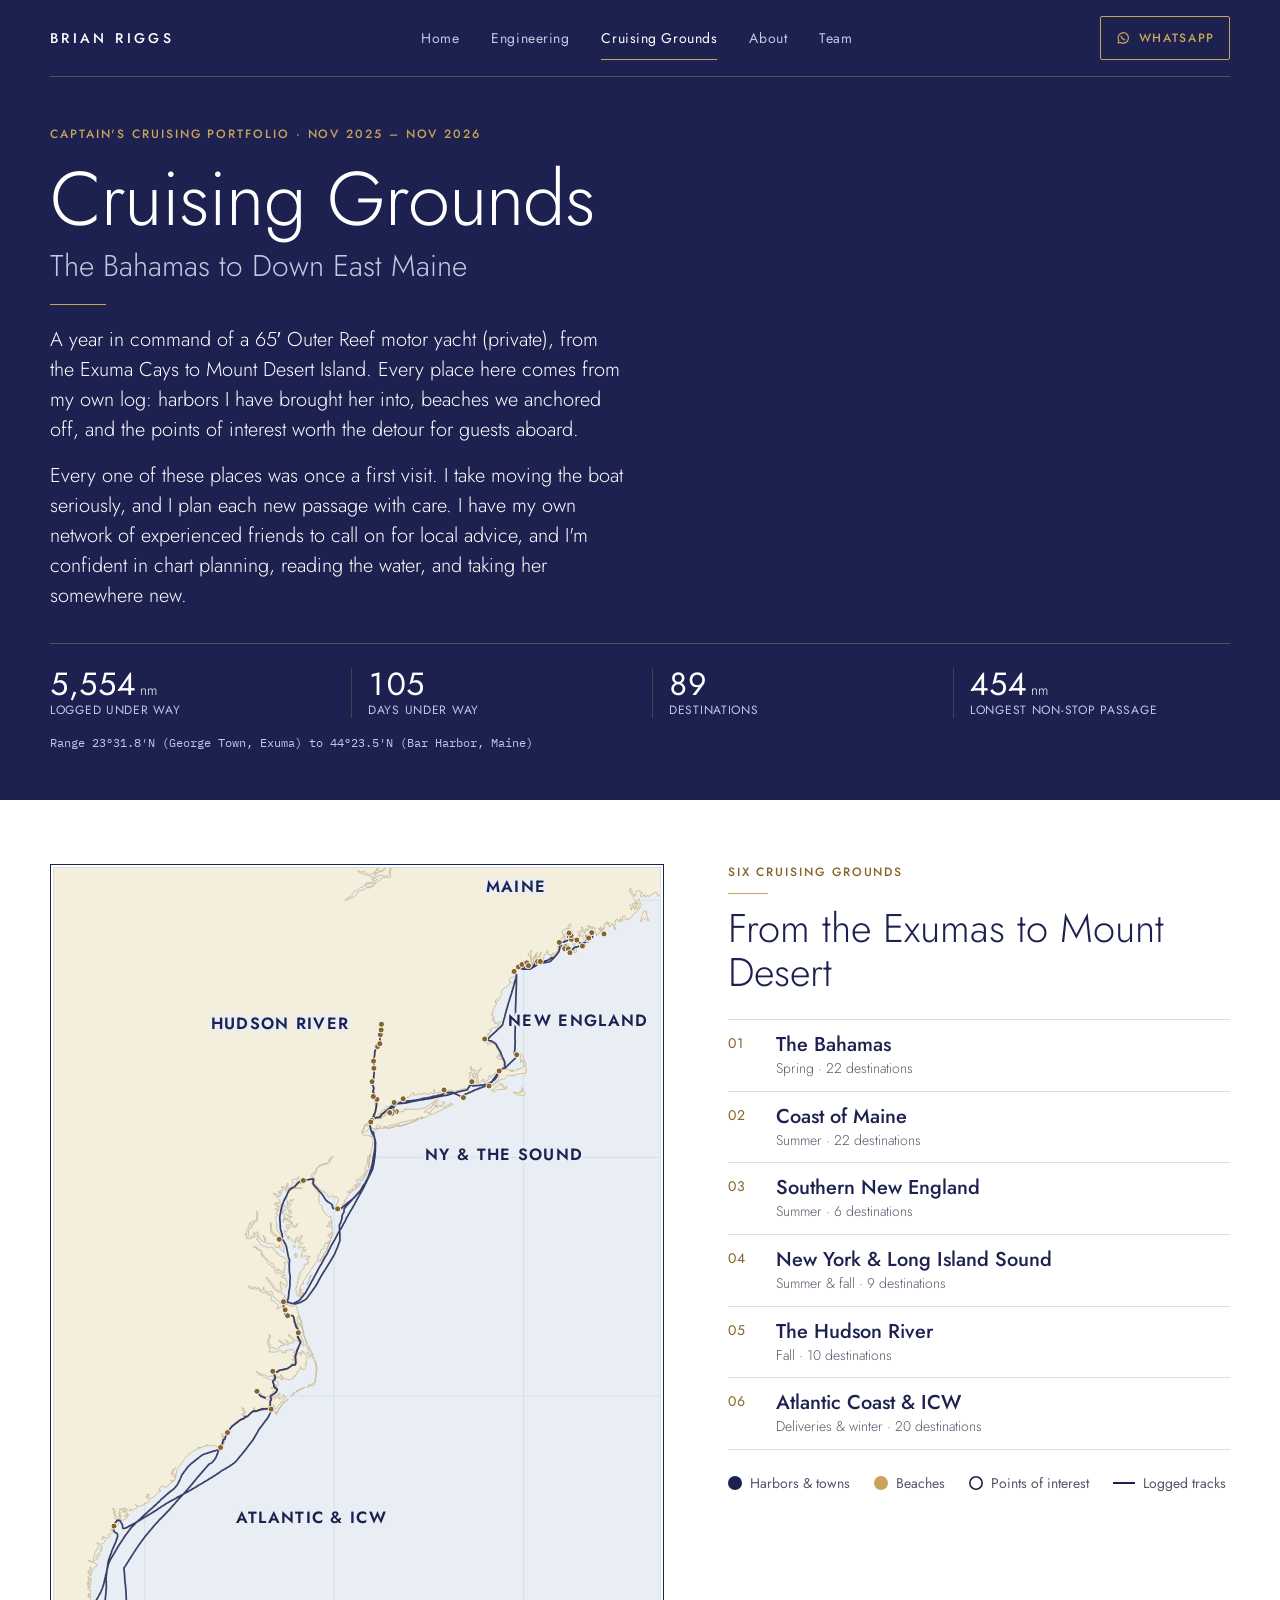
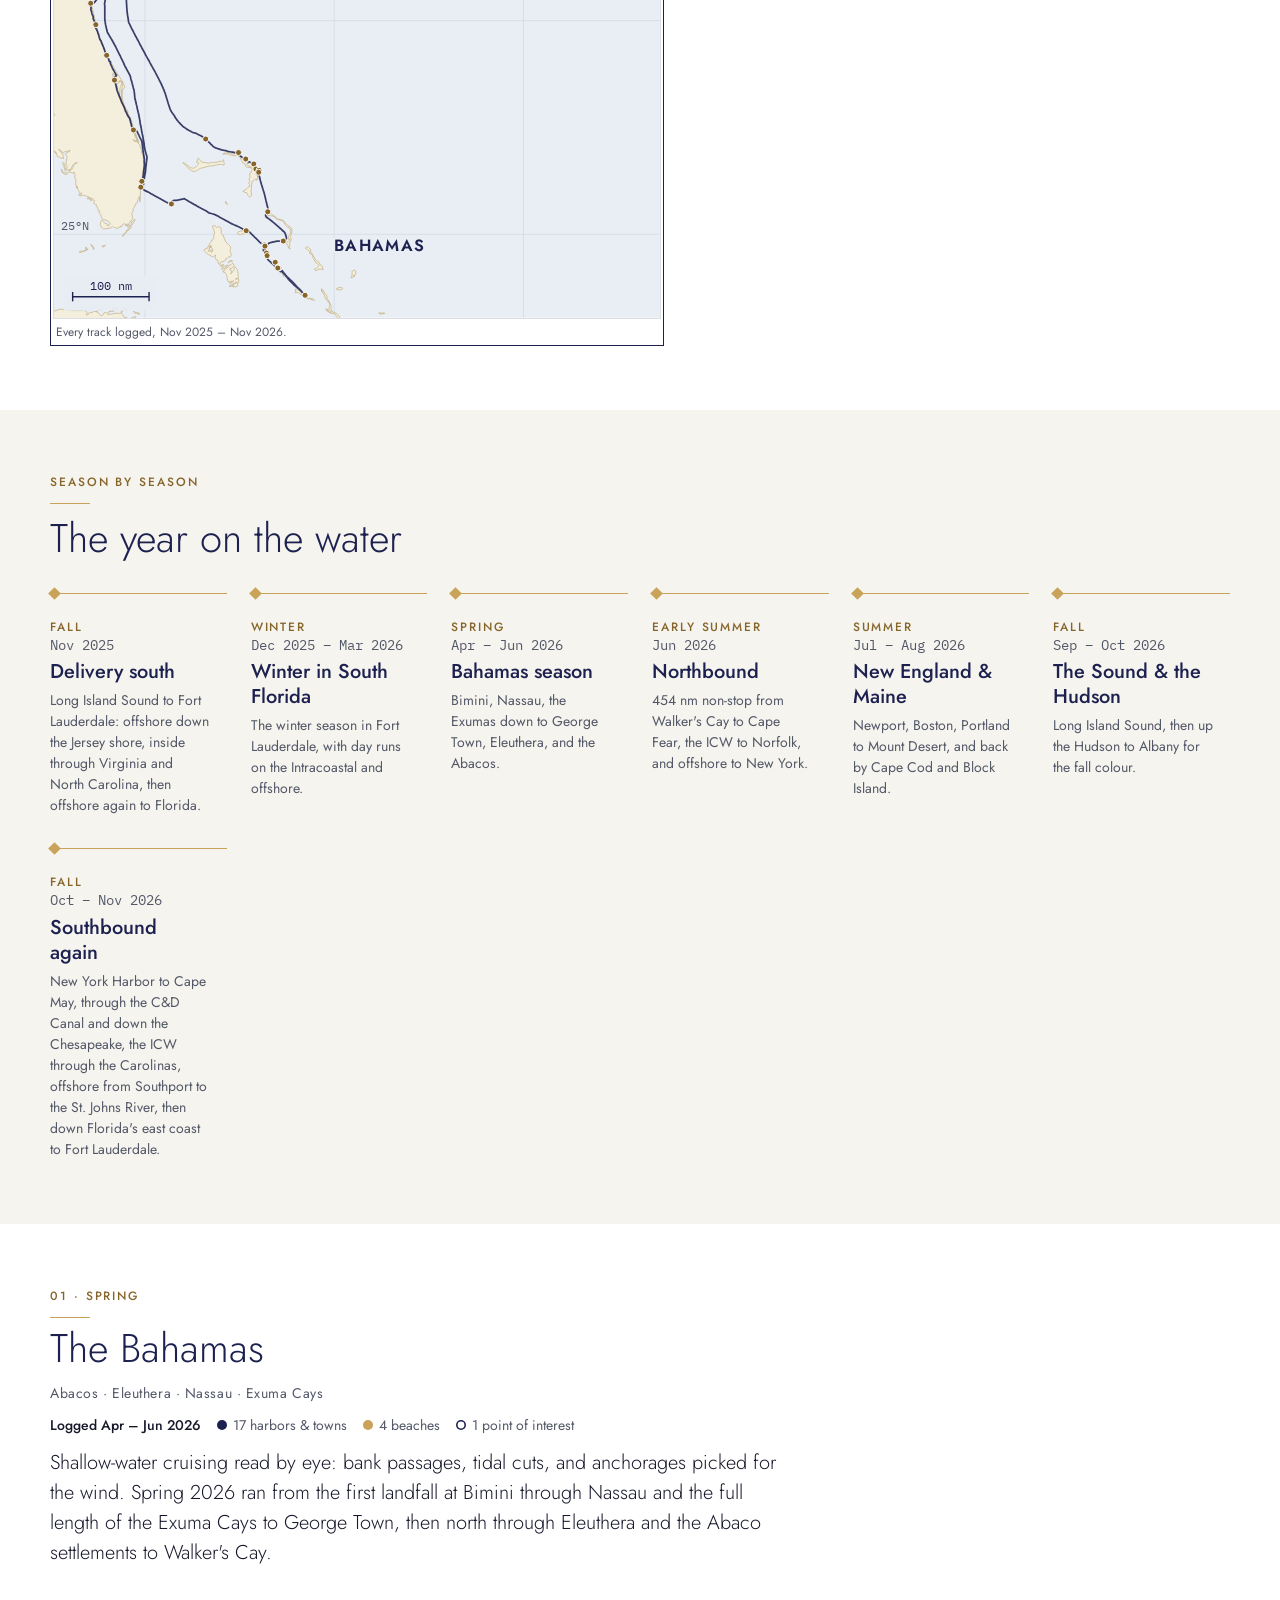
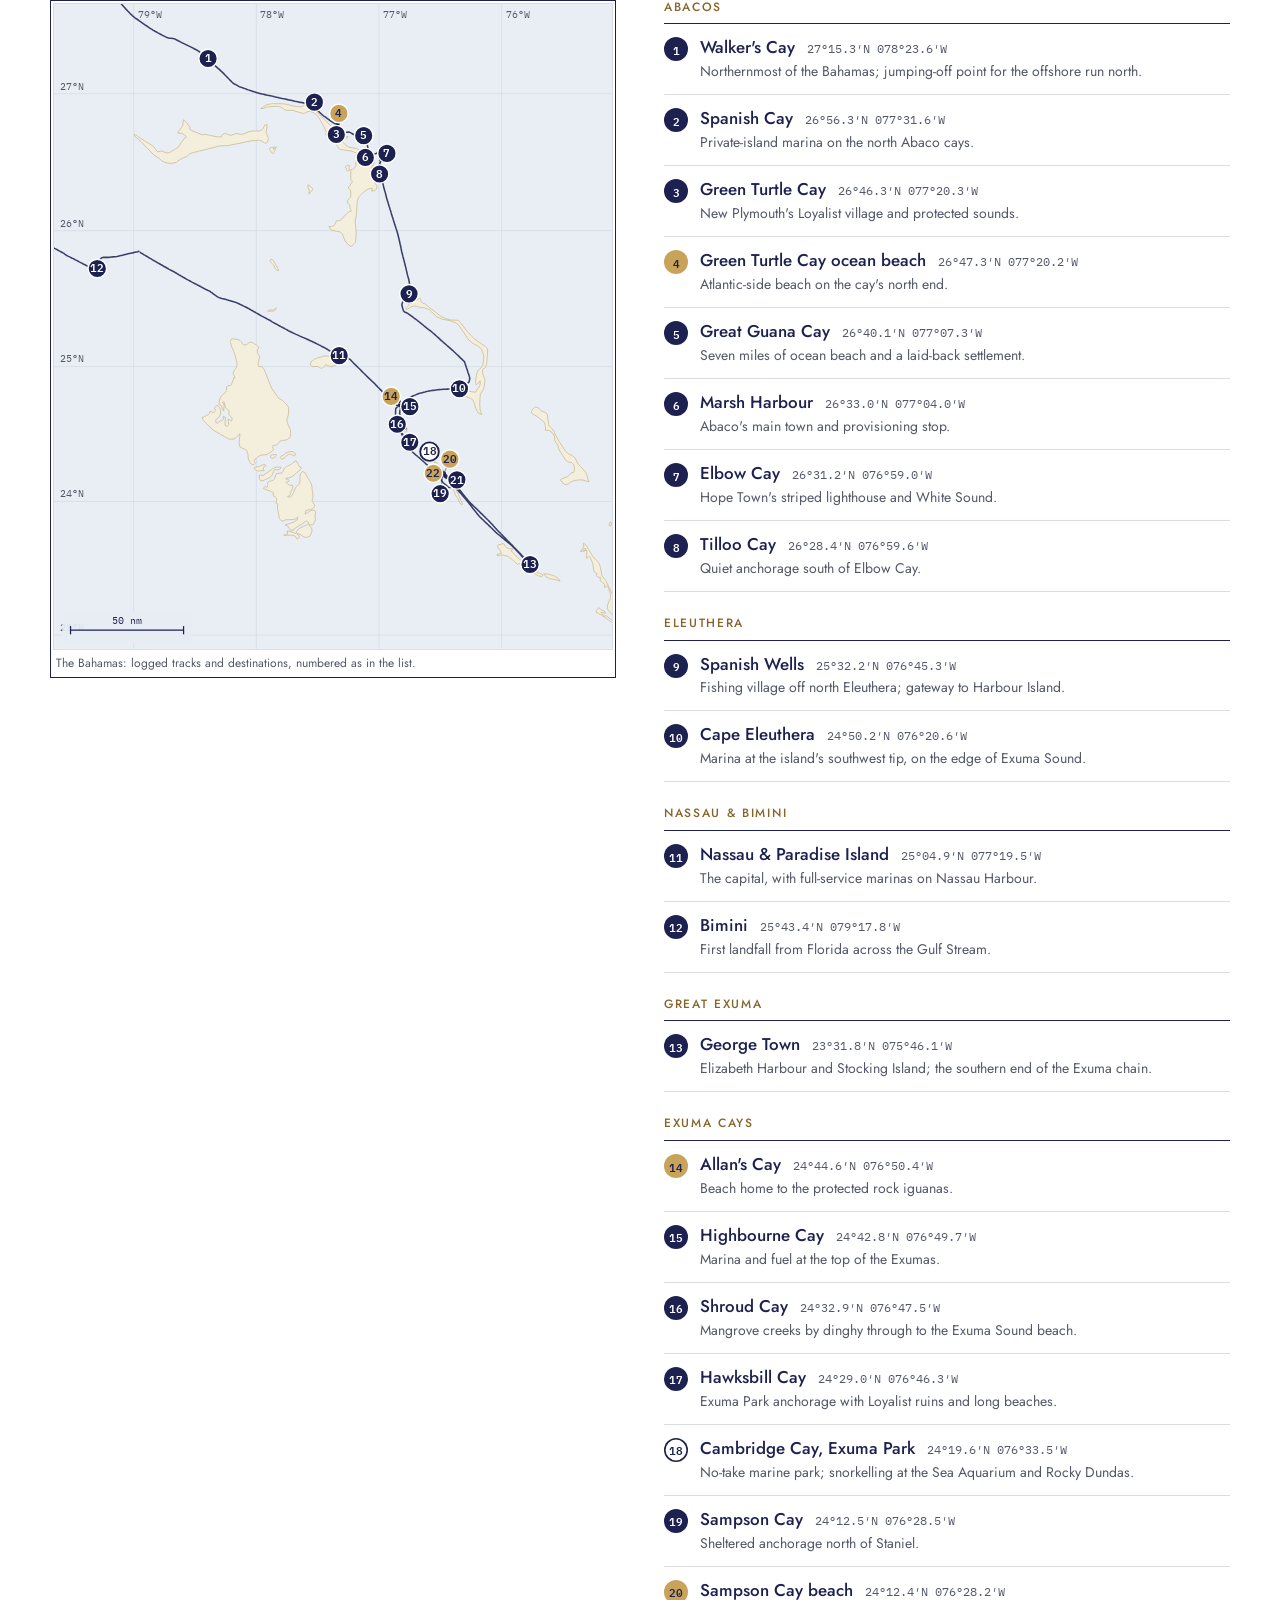
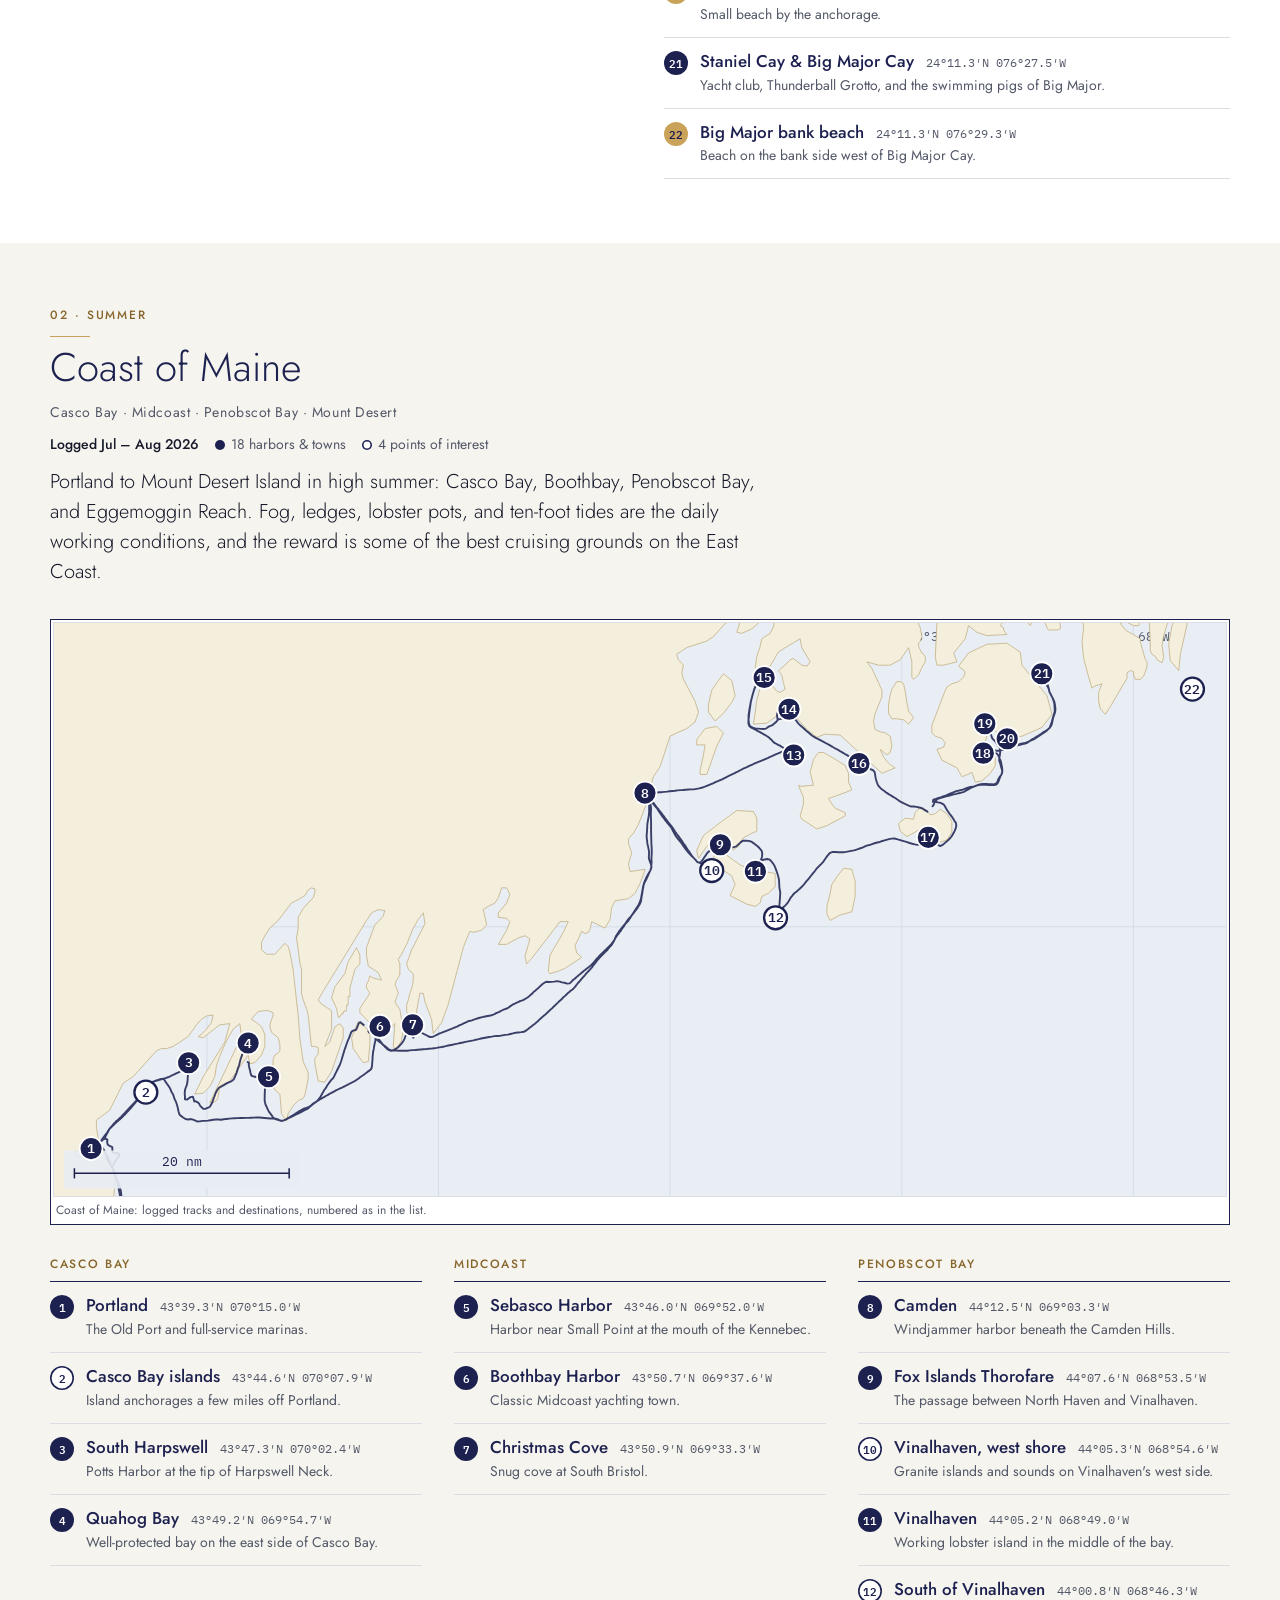
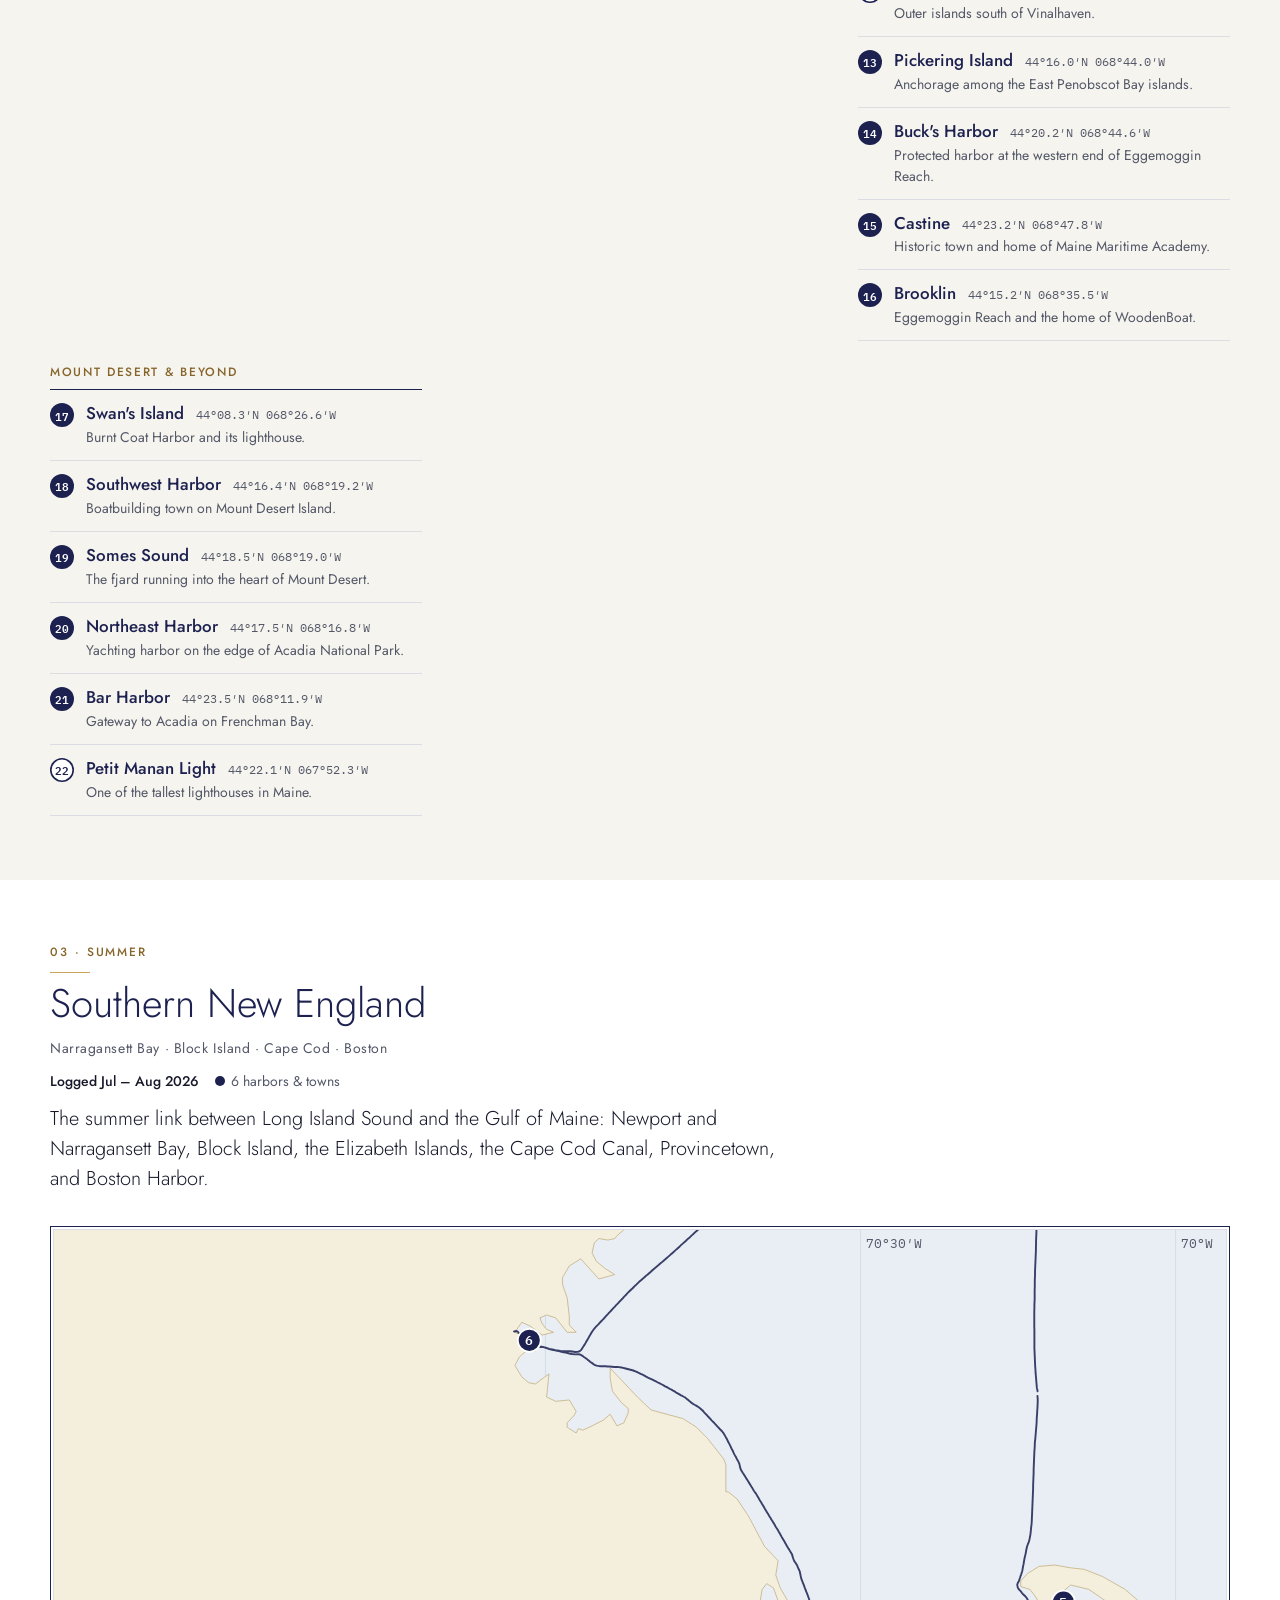
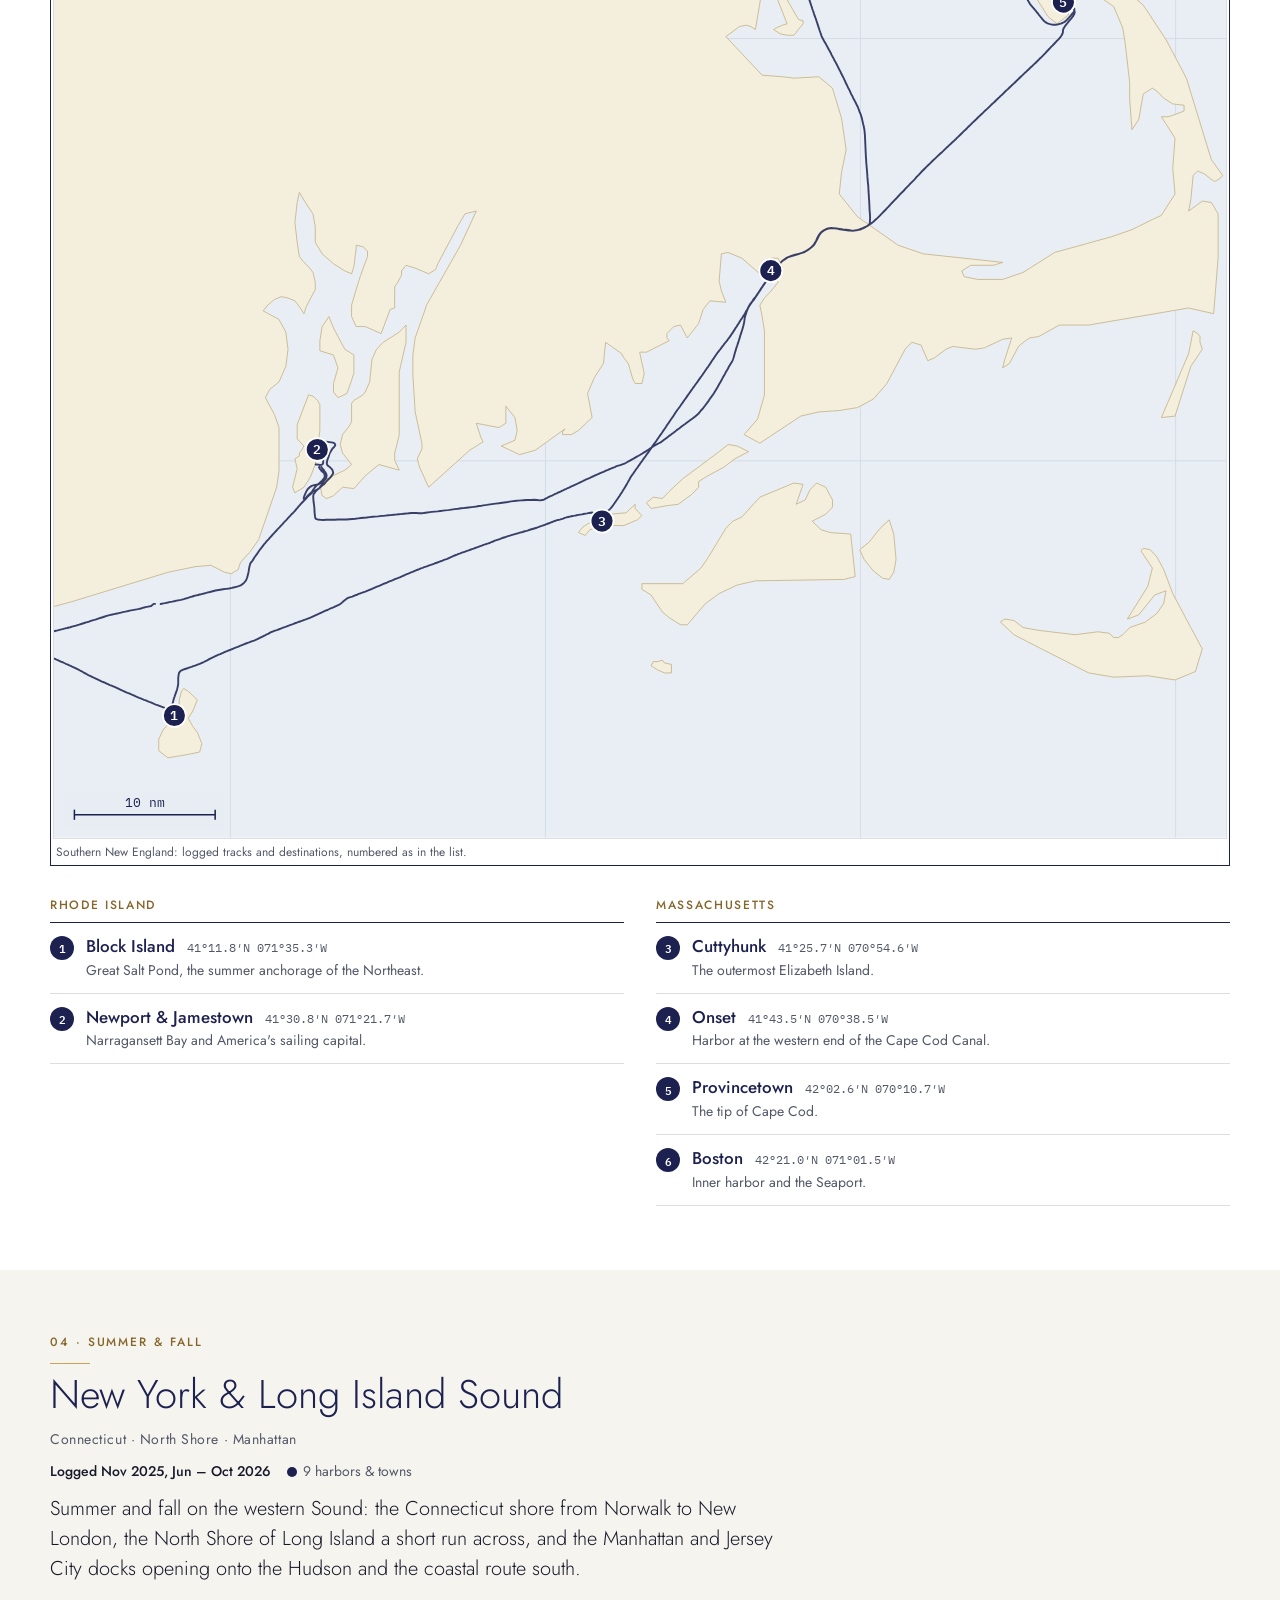
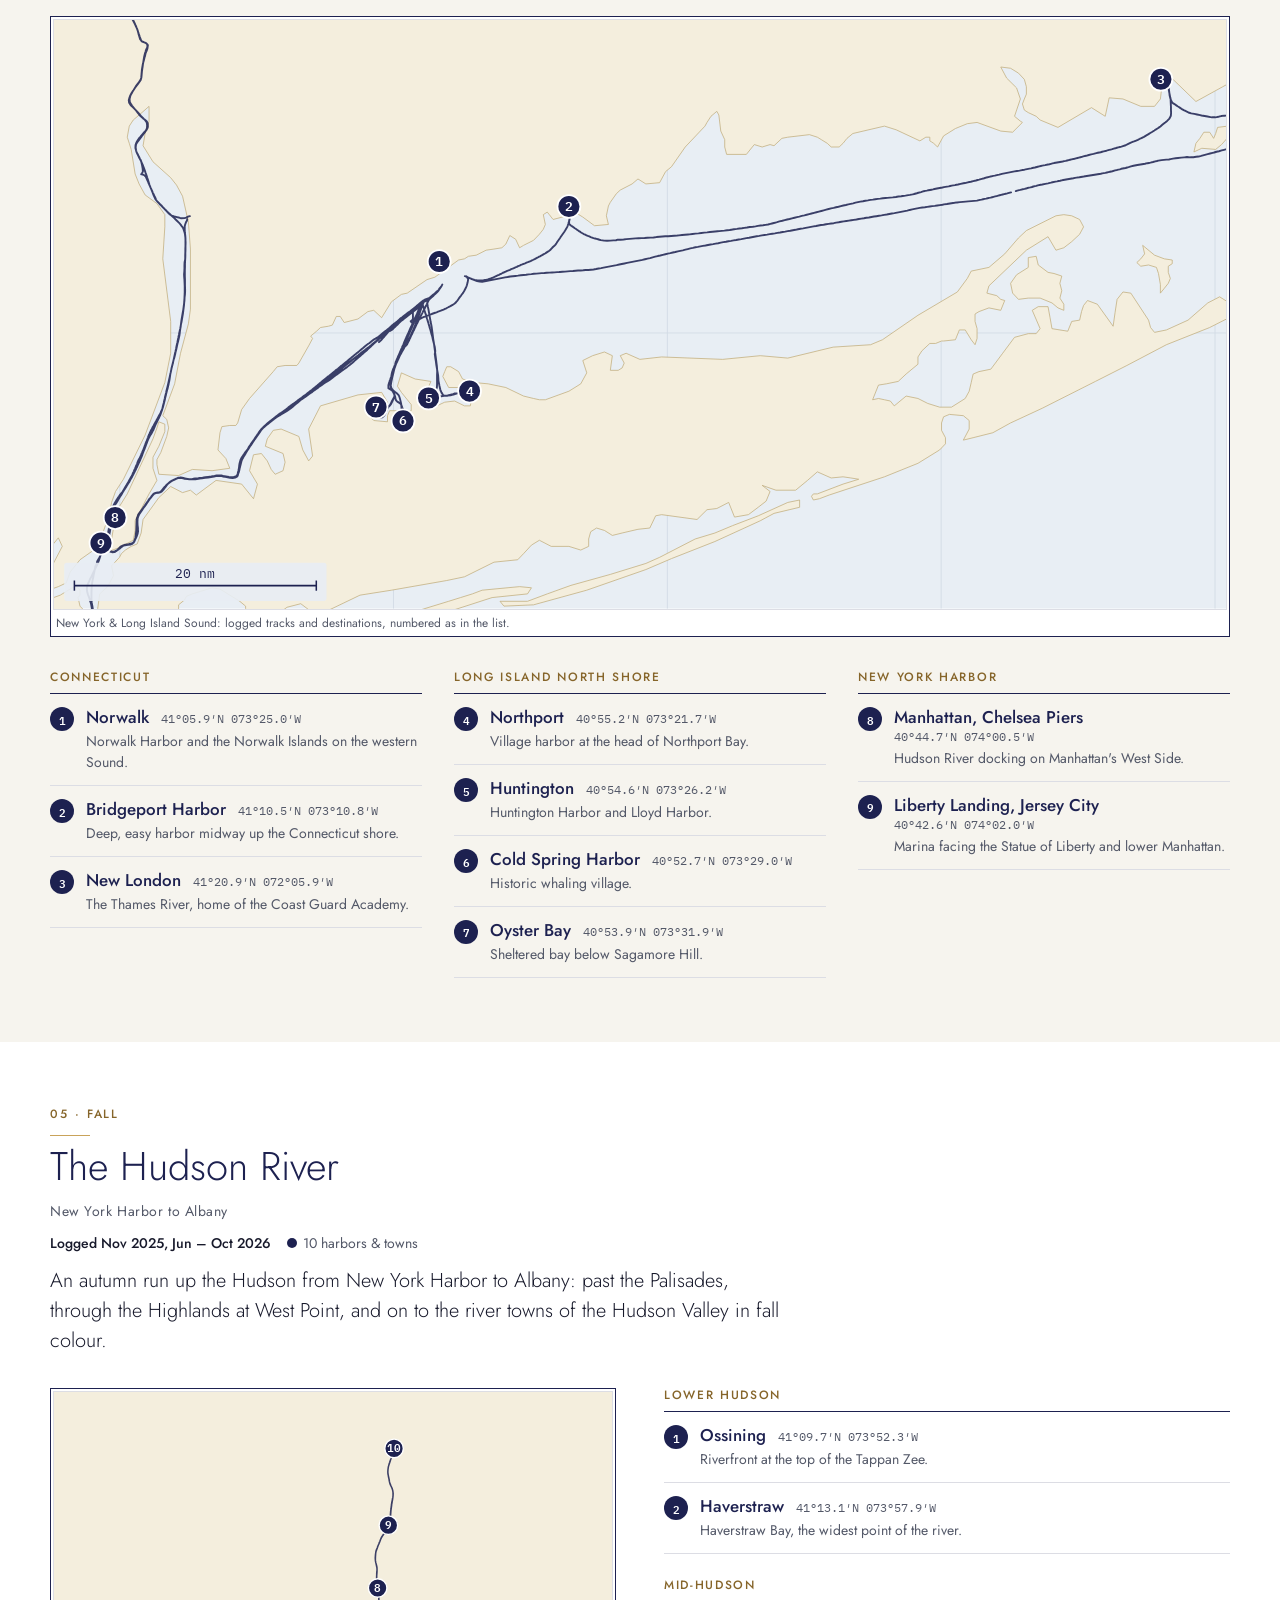
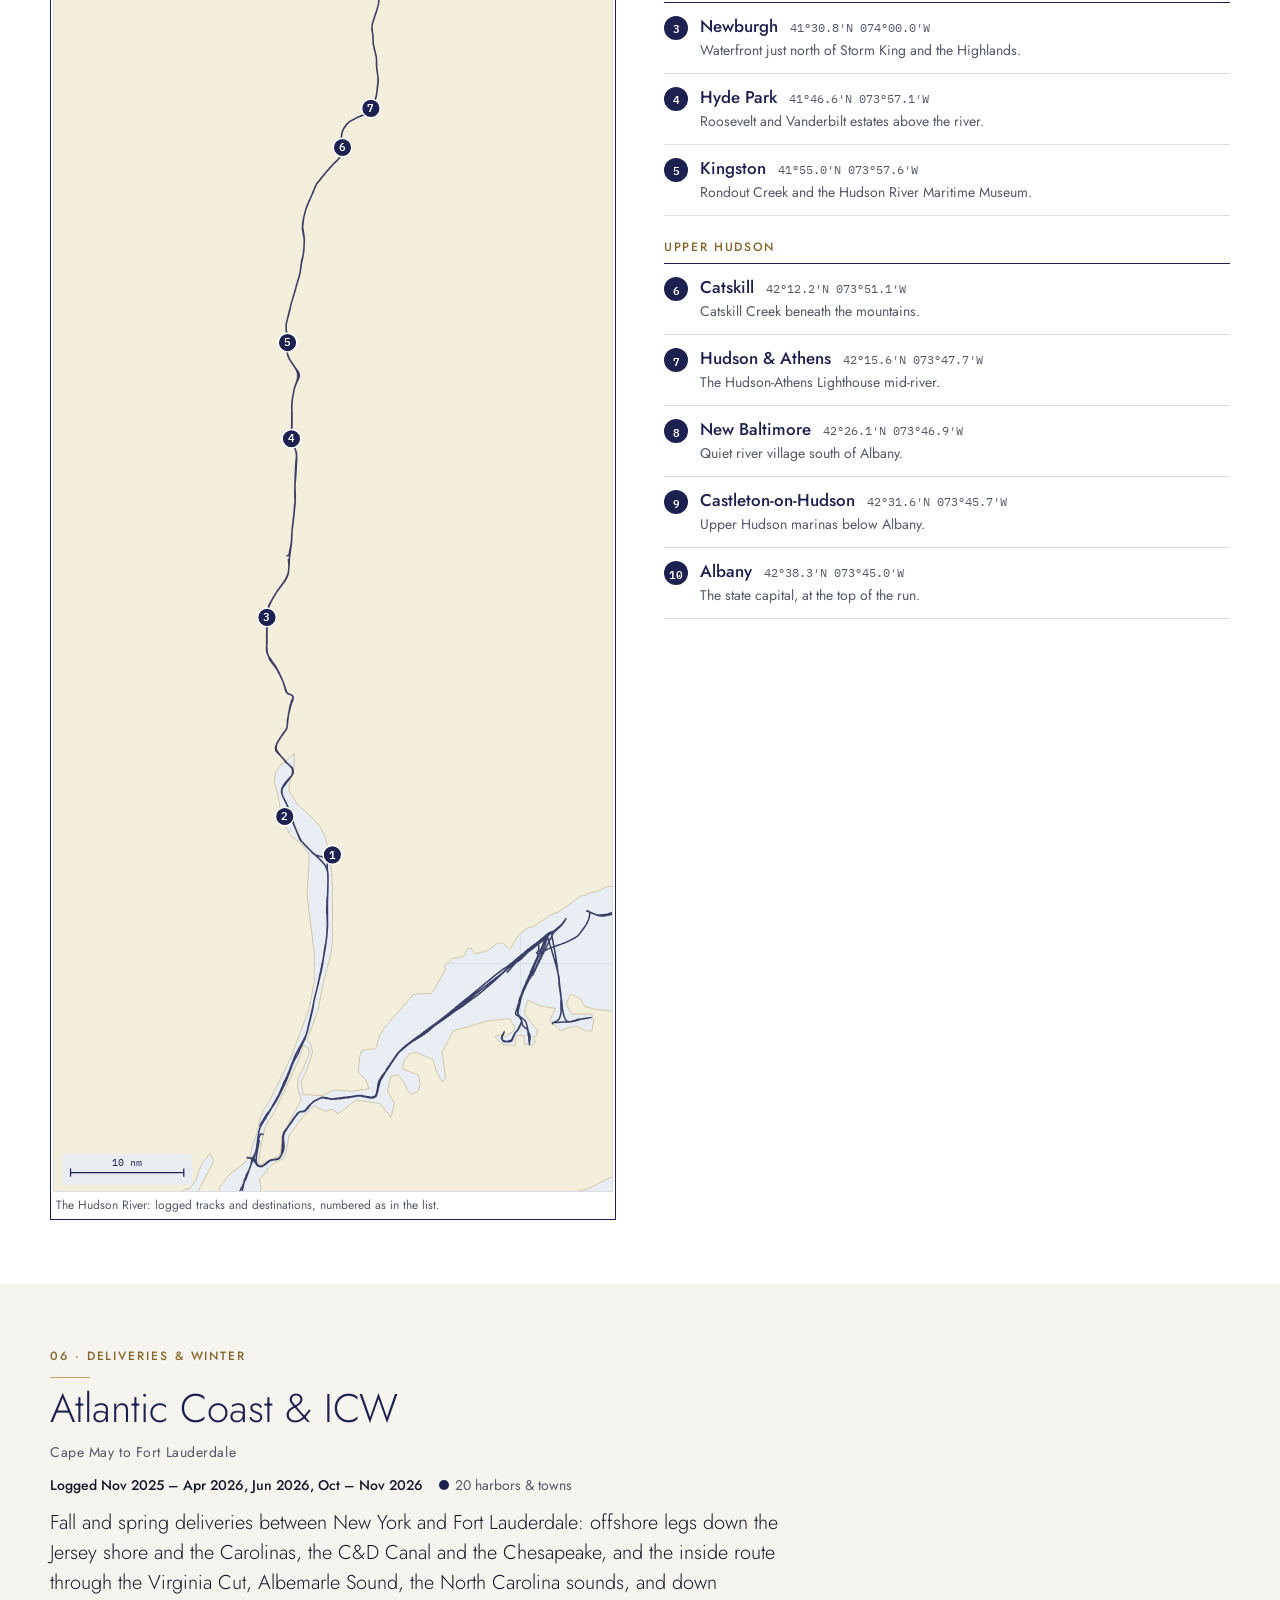
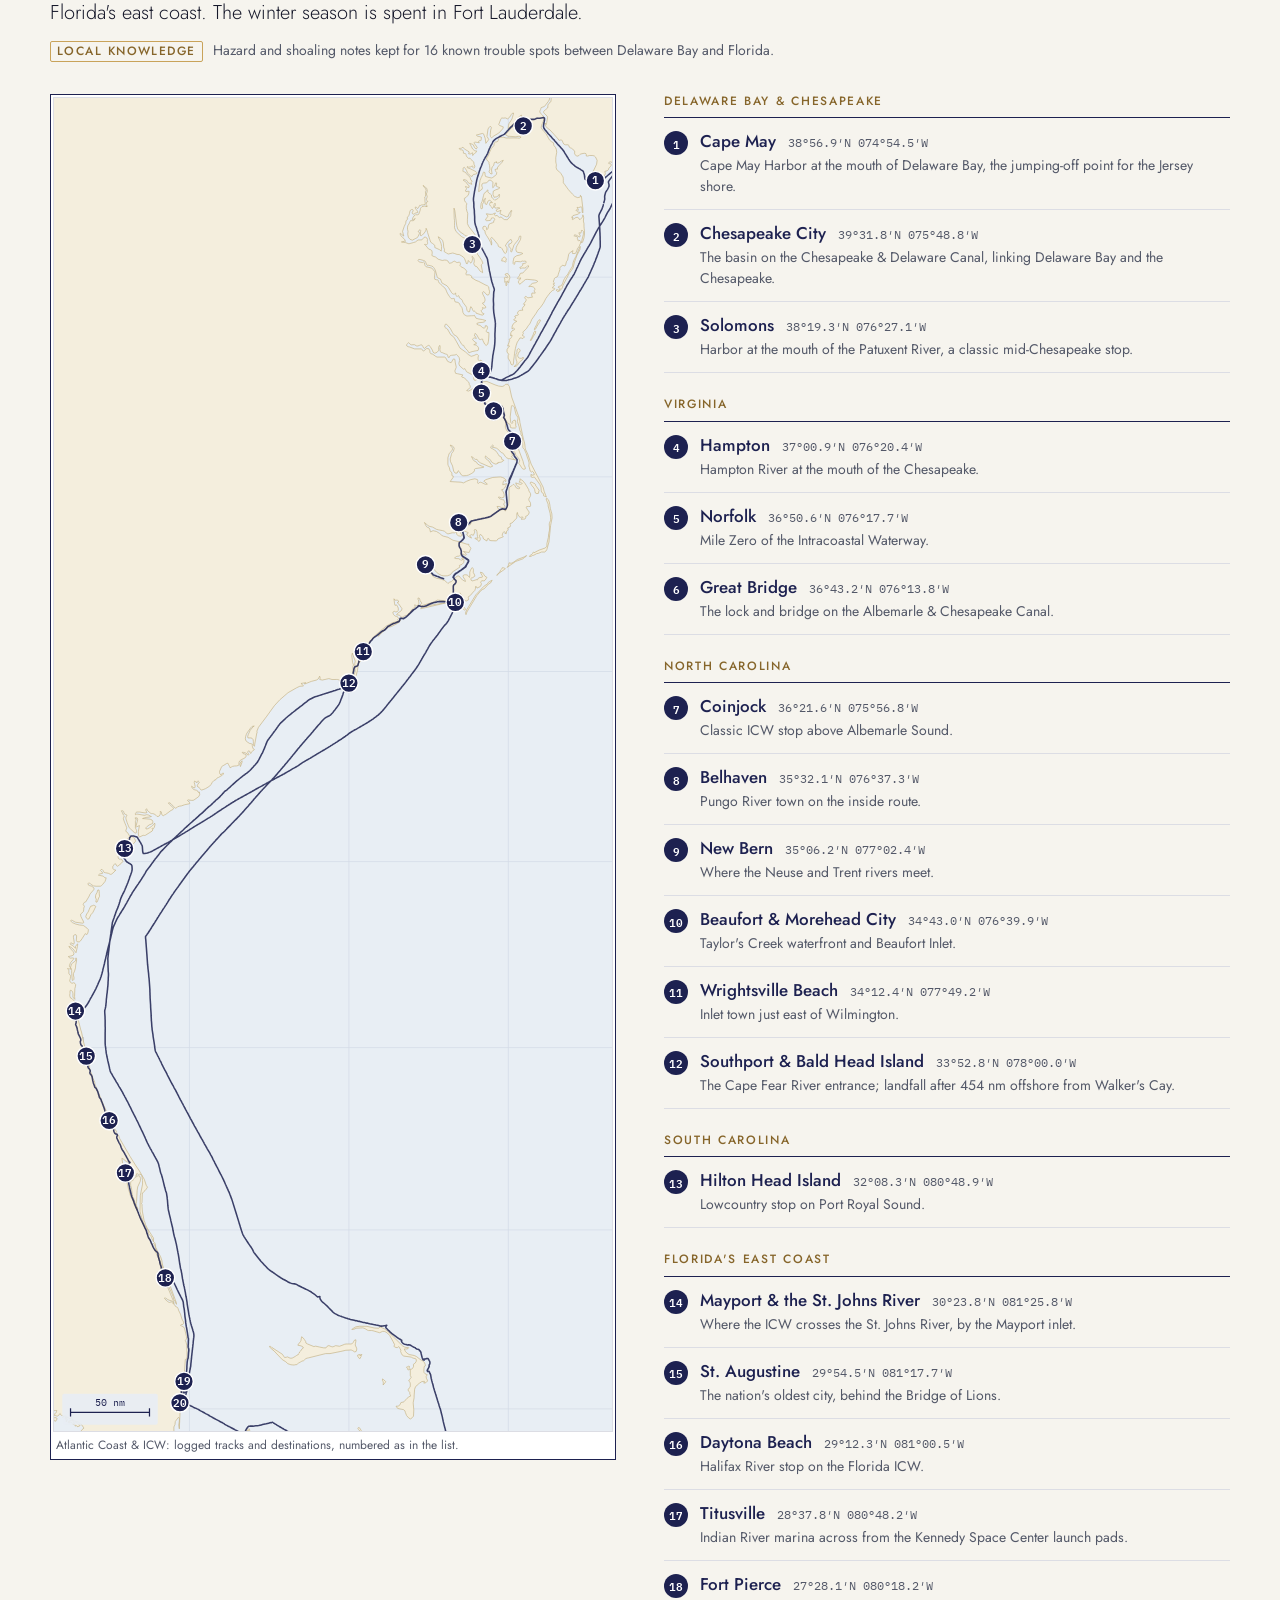
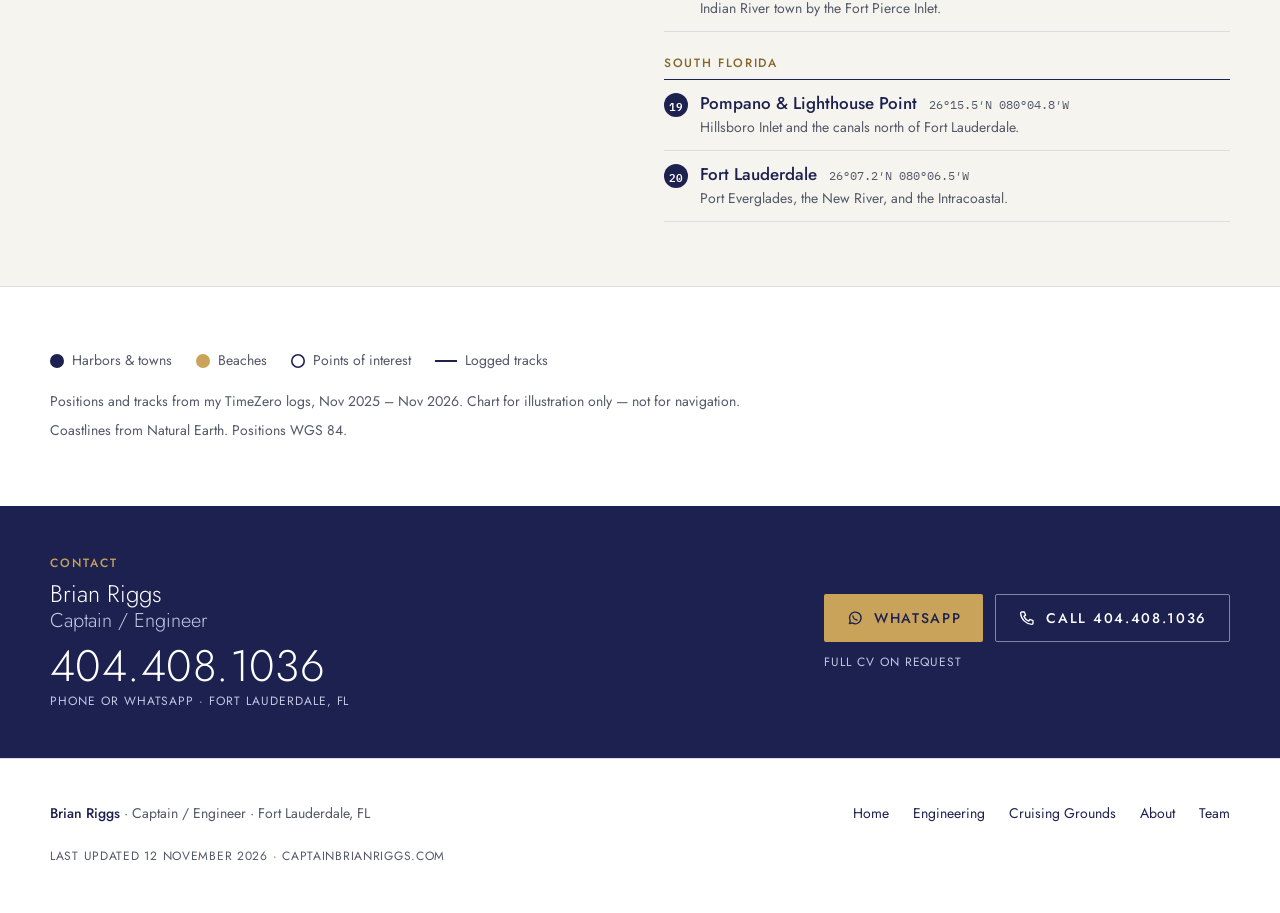
<file: cruising-grounds/index.html>
<!doctype html>
<html class="dir-a" lang="en">
<head>
<meta charset="utf-8">
<meta name="viewport" content="width=device-width, initial-scale=1">
<title>Cruising Grounds · Captain Brian Riggs</title>
<meta name="description" content="5,554 nm and 89 destinations logged in a year, from the Exuma Cays to Down East Maine: harbor charts and local notes for six cruising grounds.">
<meta name="robots" content="index, follow">
<meta name="author" content="Brian Riggs">
<meta name="color-scheme" content="light dark">
<meta name="theme-color" content="#1D2150">
<link rel="canonical" href="https://captainbrianriggs.com/cruising-grounds/">
<meta property="og:type" content="website">
<meta property="og:site_name" content="Brian Riggs">
<meta property="og:title" content="Cruising Grounds · Captain Brian Riggs">
<meta property="og:description" content="5,554 nm and 89 destinations logged in a year, from the Exuma Cays to Down East Maine: harbor charts and local notes for six cruising grounds.">
<meta property="og:url" content="https://captainbrianriggs.com/cruising-grounds/">
<meta property="og:image" content="https://captainbrianriggs.com/assets/img/og.png">
<meta property="og:image:width" content="1200">
<meta property="og:image:height" content="630">
<meta property="og:image:alt" content="Brian Riggs, Captain / Engineer">
<meta property="og:locale" content="en_US">
<meta name="twitter:card" content="summary_large_image">
<meta name="twitter:title" content="Cruising Grounds · Captain Brian Riggs">
<meta name="twitter:description" content="5,554 nm and 89 destinations logged in a year, from the Exuma Cays to Down East Maine: harbor charts and local notes for six cruising grounds.">
<meta name="twitter:image" content="https://captainbrianriggs.com/assets/img/og.png">
<link rel="icon" href="/favicon.ico" sizes="32x32">
<link rel="icon" href="/assets/img/favicon.svg" type="image/svg+xml">
<link rel="apple-touch-icon" href="/assets/img/apple-touch-icon.png">
<link rel="preconnect" href="https://fonts.googleapis.com">
<link rel="preconnect" href="https://fonts.gstatic.com" crossorigin>
<link rel="stylesheet" href="https://fonts.googleapis.com/css2?family=Jost:wght@300;400;500;600&amp;family=IBM+Plex+Mono:wght@400;500&amp;display=swap">
<link rel="stylesheet" href="/assets/site.css?v=a0592013">
<link rel="stylesheet" href="/assets/grounds.css?v=469ddb8c">

</head>
<body>
<a class="skip" href="#main">Skip to content</a>

<div class="site">
<header class="masthead"><nav class="nav" aria-label="Main"><a class="brand" href="/">Brian Riggs</a><ul class="nav-links"><li><a href="/">Home</a></li><li><a href="/engineering/">Engineering</a></li><li><a href="/cruising-grounds/" aria-current="page">Cruising Grounds</a></li><li><a href="/#about">About</a></li><li><a href="/team/">Team</a></li></ul><a class="nav-cta" href="https://wa.me/14044081036"><svg viewBox="0 0 24 24" fill="none" stroke="currentColor" stroke-width="1.8" stroke-linejoin="round" aria-hidden="true" focusable="false"><path d="M4.5 19.5l1.2-3.6A7.8 7.8 0 1 1 8.4 18.6z"/><path d="M9.2 9.3c.3 2.3 2.4 4.6 5.4 5.4" stroke-linecap="round"/></svg><span>WhatsApp</span></a></nav></header>
<main id="main" tabindex="-1">
<header class="cg-hero">
  <div class="cg-wrap">
    <h1 class="cg-title">Cruising Grounds</h1>
    <p class="eyebrow">Captain's cruising portfolio · Nov 2025 – Nov 2026</p>
    <p class="cg-tag">The Bahamas to Down East Maine</p>
    <hr class="cg-rule">
    <p class="cg-lede">A year in command of a 65′ Outer Reef motor yacht (private), from the Exuma Cays to Mount Desert Island. Every place here comes from my own log: harbors I have brought her into, beaches we anchored off, and the points of interest worth the detour for guests aboard.</p>
    <p class="cg-lede">Every one of these places was once a first visit. I take moving the boat seriously, and I plan each new passage with care. I have my own network of experienced friends to call on for local advice, and I'm confident in chart planning, reading the water, and taking her somewhere new.</p>
    <ul class="cg-figs" aria-label="The year in figures">
      <li><b>5,554<small>nm</small></b><span>logged under way</span></li>
      <li><b>105</b><span>days under way</span></li>
      <li><b>89</b><span>destinations</span></li>
      <li><b>454<small>nm</small></b><span>longest non-stop passage</span></li>
    </ul>
    <p class="cg-range">Range 23°31.8′N (George Town, Exuma) to 44°23.5′N (Bar Harbor, Maine)</p>
  </div>
</header>

<section class="section cg-ov" aria-labelledby="cg-ov-h">
  <div class="cg-wrap cg-ov-grid">
    <figure class="cg-chart is-ov"><svg viewBox="0 0 520 901" class="map ov" role="img" aria-label="Chart of every track logged from the Bahamas to Maine, Nov 2025 to Nov 2026, with 89 destinations and the six cruising grounds labelled"><rect class="water" width="520" height="901"/><line class="grat" x1="0" x2="520" y1="829.4" y2="829.4"/><text class="gl" x="6" y="825.4">25°N</text><line class="grat" x1="0" x2="520" y1="646.1" y2="646.1"/><text class="gl" x="6" y="642.1">30°N</text><line class="grat" x1="0" x2="520" y1="453.3" y2="453.3"/><text class="gl" x="6" y="449.3">35°N</text><line class="grat" x1="0" x2="520" y1="248.3" y2="248.3"/><text class="gl" x="6" y="244.3">40°N</text><line class="grat" x1="0" x2="520" y1="27.7" y2="27.7"/><text class="gl" x="6" y="23.7">45°N</text><line class="grat" y1="0" y2="901" x1="78" x2="78"/><text class="gl" x="82" y="14">80°W</text><line class="grat" y1="0" y2="901" x1="240.5" x2="240.5"/><text class="gl" x="244.5" y="14">75°W</text><line class="grat" y1="0" y2="901" x1="403" x2="403"/><text class="gl" x="407" y="14">70°W</text><path class="land" d="M-9.8 911.1l0-925.1 306.7 0-.9 1.2-1.4 1-.7.5-.6 1.4-1.5 2.3-2.4 1.7-5.9.8-2.6 1.5-3.5 4-.9 1.5-.4.8-1 .6-.7.6-.7.8-.7.4-1.4.3-2-.1-.7-.2-.7-.2-.8-1.1-.6-.5-.8-.2-3 .3-.9-.4-.8-1.1.2 1 .4.7.4.6.7.2 1 .1 4.9 1.7.8.1.8.3.6.6.7.3.7-.6.2.7-.2.8.5 1 .6 1.2.7.8-1.8 1.2-3 0-1.4.4-.6.5-1 1.6-.4.4-3.1 1.5-.9.4-.9.9-1.3.8-1.3.4-.9.6-.7.9-.6 1-.1.9-.4.7-.7.4-3.4 1.7-2 2 2.6-.7 5.3-2.4 1.1-.8 1-1.3.1-1 .4-.6.7-.3 1.3-1.1.7-.2 2.8-.6.7-.4 1.1-1.1.7-.3 3.2.1 1.4-.6 1.3-1 2.4-3.2 1.1-.2.8-.7 1.7-1.2 1.1-1.4 1-.4.9-.5 2.7.4.7-.2.5.4.7.1.9-.5.4-1-.6-2.6-.1-1.1 1.2-2.5.7-.7.3-.9.2-.9-.2-1.7.3-1.5.6-1.3.6-.8 5-4.8 1.4-2.1 231.2-.1 0 98.1-.5.8-.6-3 .5-.7.2-1-.7.2-.4.7 0-1.2-.7-.3.1-.9-.1-.7.5-1.3 0-1-.2-.6-.1-.7.5-1.3-.3-.8-.9-2.8-.8-.1 0-.9.4-1.7.2-1 1-1.6.6-1.4.9-5 .4-1.1 0-4.5-2.8 3.2-.1-1 .3-.8 2.6-2.9 0-36.9-1.1-.4 1.1-1 0-1-.6-.3-1.4.4-.7.4-.4.4.6 1.3.4.5.8.6 1.2.2.1 1.5-.5.4-.8.9-1.5 1.8-.5.9-.3-.5-.6-1.2-.6-.4-1-.2-1 .2-.6.7.8.1 1.1-.1.7.2-.4 1.1-.7.5-2 .3-.3.6-.1.7-1.2.2-.7.9-.5.4-.8.3-.3-1 .1-.7-1-1.9-.9.5-.8.1-3.8 2.7-1 .4-.8-.3-.3-.6-.2.9-.5.4-.7.3-.9-.3.4-.7.1-.8-.6-.4-.5.8-.8.1-1.1 1-.5.3-.6-1.8-.1-.7.8-.4.8-.3-.2-.7-1-.2-.6-.3-.3-.6-.4-.6-.5-.4-.9.8-.3.5-1-.3-.7 1.1-.1 1.2-.1 1 .2 1-.8-.4-.6-.7-1.2-2.1-.4-1 0-1.4-.5-.4-.5-.8-.8-.5 0 1.4.3.6-.7.5 0 .9.8 0 .4.7.4 1.1.5.4.8 1.1.5.9-.4.7.3.7.4.5.6.5.6 1.5.3.5-.3.5-.1.7-.3.7-.7.3-.7-1-.7 1 .5.4-.2 1-1-.1-1.1-1-.6.6.4.6.6.6.7 2.9.3-1.9.9.4.6-.7-.2-.7.4-.4.5.7.2 1.3 0 1 .7-.6.1-.9-.5-2 .8.6.7 1.3.7.2.3 1.5-1.3 2.1-.7.3-1 0-.2 1-.7.7-.4.7-1.7 2-1 .3 0 .9-.9 0-.8-.5-.6.4.3.8-1.1-.5-.5-.4-.6-.3.5-1.2-.1-.9-.6-.3-1 .4-.3.6-.7-.6.1.8.5.5-.3 1.5.6.5-1 .7-.4.7-.5-.8-.1-1.2-.2-.9-.7-.2.1.7 0 1.4.5.4-.6.2-1.2 0-.2-.9-.6-.4-.3.4-.4-1-1.8 1.4.9.3 0 1.4-.3.8.1.7-.5.6-.7.3-1-.2 0-1.1-.3-.6-.6.3-.5.6-1 2.1-.9-.3-.3-1.3.3-2.3-1.5 2.1-.3-.5.3-.8.3-.7-.2-.7-.5.5-1 .3-.4 1.4-.9.3-.1.7.7 1 0 1.2-.8 0-.2.7-.5 2.1-.1 1.1-.6-.7-.1-1.1.2-1.3.5-1-.8.9-.3.8-.1.6.1.9-.8-.2-.2-3.7-.6.7-.1 1-1-.3 1.1 1.2.3 1.4 0 .9-.3.5-.5-.5-.4.4-1.2 2-.4.6-.4-.9.2-1.3-.7.3-.2-.7-.4-1.3-.1-1.2.1-1.1-.1-.7-.9-.3-.4-.7-.3.5.1 1.1-.8.4-.3-1.8-.1-1-.8.8 0 1.4-1.2-1-.1-1.2-1.2-.4-.6.9 1.1.4.3.6-.5 1 .3.4-1.3.3-.7-.3-.6-.4-.2.9-.8 1 .2.6-.9.2-.6-.5.1-2.5-.2-.7-.6-.3-.9 0 .5 1.4 0 .9.2.9.2.6-.5.9-.4-.9-.3-1-.6.8-.7.4-.8 0-.8-.2.4.5.4 1 .3 1-.5 1.1 0 1.2.7.2.5.9-.4.6-.5-.4.5.9.6.4-.9.4-3-2.7-1 0-.6.2-.7-.5-.9-1.1-.7-.2-1.2.8-1 .1.3-1.7.2-.9.8-.2.4.5.5-.6-.4-.9.5-.4.6-.4.5.4.6-.2-.6-1-1.2.1-1 1.2-.3.5-.7-.4.1-.8.2-.7.4-.7.4-.4.3-1 1-2.6-.1-.8-1.2-.3-.8 1.2-.7 2.5.7.4-.6.5-.7.3-.1-.8-1 .1-.9.9-1.8.8-.7.5.4.7 0 1 .9 1.6.2.7-.2.7-.6.5-.7.3-1.2 2.4-.5.7-.6 2.1-.4 1.2-.4.6-.3.7.2.7-.2.8 1.1.4-.3.9-.4.7-.4.4-1 .2-.3 1.3-.4.6-.9-.5-.2.8-.7.4-.2 1-.8 1.1-1 .4 0-1.3.9-1.6.4-.8-2.6 2.6-.1-1.4-.9 0-.8.4 0-1 .3-.6-.9-.3.6-1 .3-.6-.6-.4-.3.6-.7.6-.1 1.3-.9.6-.5.4-.2.6-1.1 4-.4 1.3-.6.8-.1-1-.3-.6-.2-.6-.4-.7-.2 1.3 0 1.6-.5-.7-.2-.9.1-.8.3-.8.1-.7-.4-.6.3-1.4.9-1.8-.1-.8-.4.5-.3.6-.5 1.1-.3.7-.2.7-.2 1.1.1.9-.2.7.3.5.2.7.1.7-.1.8-.5.7 0-1.9-.5.4-1-.2-.5-.5-.5-.5.7-1.4-.2-.6.2-.6.6.3-.3-.7-.5-1 .6-2.2.6-.6-.4-.4-.8.7-3 5-.4.6.6.5.3.9-.4 1.9.7-1.4.6.8-.9 2.3-.4.8-.7-1.3.2-.7-.3-.5-.4-2.2-.3-1.1-.2-1.1 0-1-.2-1.4-.1-.8.1-.7.4-1.4.7-.8-.2-.6-.4.5-1 .5-.9 1.2-.6.6-.3.5-.3 1 1 .3.7-.8.3.7.3 1.2.3 3.2.1 1.6.3 1.6.3.8-.2 1.6-.5.4-.7.9-.6-1.4-.4-.7 0-1.7.3-.5 0-1-.5-.4 0-.9-.2-.6-.9.3.4.8.3 1.4-.3.6-.4.5-.5-.5-1.3 1.8-.7.4-.1.8-.6.3 2.2-4.6-.1-.9-.5.4-.4.8-.5 1.1-.2.6-.1.8-.4.7-.5.4 0-1.1 1.6-2.4.3-1.3-1.9 1 .3-.6.3-.5-.3-.5-.7.7-.6.8-1.1.7-.8.1-2 2-.7.5-.9 1.9-1 .6.2 1.3-.3.8-1.4.1 1 .5.8-.1.7.3.3 1.2-.1 1.9-.6.3-.8.5-.8-.4-.7 1.1-.6-.7-1 .4-.5.6-.4 1-.1.8.1.8.3 1.1.6-.5.7-.2-.5.5-1.1 1.2-.2.9-.6.4-.9.7-.5.6-.6.5-.8.4-.9.1-.7.4-1.1 1.4-.6 1.1-.1 1.2.5.9-.5.6-.5.9-.4 1-.6 1.2-.9 2.3-1 .1-.3-.7-.5-.6-.6.3-.3 1.2-.4 1.3.7-.2 1 .2-.3.6-.2.6-.4.9-1.7 2.7-.7 1.6-.3.9-.1.8.3 1.8-1.9.4.7.6.7.4.7.5.8 3.4-1.2-1.2-.4-.3.2 1.4.6.7 1.9.9-.7.3.2.8 1.8.1.7 1 0-1.6.7-.7.9-.5 0 1 .7.2.2.9-.3.6-.4.6-.6.6-.8 0-.9.5-.5.6-3.3.9-1.6.6-.6.5-.2.7-.1.8.8-.7.8.6-.5.4-1 1-.9.2-.4.7.7.8-.3.5-1-1-.6.4-.3.6.2 1 .1 1 .4.8-1.1-.8-.8 0 .4.6-.9-.1-.8.3.7.3.4.6-.8.3.1 1.1.7.4.7-.6-.1 1.2 1.1.2.4.6-.5.6.5.5.8-.4.6-.3.7.3.6-.7-.4-.5-.4-.6-.2-1.2 1.4 1.5.7.7 1.7.4.7.5.6.6.8 1 .1 1.6.6.5.6.9.8 1.5.7.8-.1.7.2.7.9 1.6-.2.8-1-.3.7-.3-.5-1.2-.2-.6-1 2.1-.8-.1-.7.5 1.9 2 1 0 1.9 0 .7.6.5 1.6.2 1.6-.2 1.2-.1 1.1.9 1.2 2.1 1.4 1.3.5 4.1.4-1.7.2-.3.6.7.1 1.3 0 1-.4 1.7-1 2.9-.8 1-.4 1.1-.5 1.2-1.3-.1-1.3.1-1.6-.7-1.1 1.1-.3-.5-.3-.9-.7-.7.1-.2 1.4-.4.5-.1-1.6 0-.9-.2-2-.1-.8-.5-1.1-1.3-.9-.9-.2-.7.6.3.5-.3.9-.5-.4-.7-1.1-.5-.3.2-.8.6-.3.8-.1.8.1 1.6.5 1.2.6.9.9 1.2 1.7 1.1 2 1.2 4.2.6.8-.9 0-.7 1.3 1 .1.4.6 0 2.3-.2 2.9-1.3-.3-5.2.9-1.5 0-1 .5-.8.3-.8 1.1.1-1.3-1.4.5-1.6 0-.9.5-.7-.6-.9.2-.9 1.8-.7.8-.8.4-.9.2-1.1 0-.9.3-2.1 1.4-.9-.5.7-.8.4-1.2 0-3.3-.1-.8.1-.9.7-.8.1-.8-.5-.5-.3.8-1.2-.8-.7-.3-.4 1.5.3 1.1-.8-.1-.6 1.2-.6.7-.3-.6-.7.4-.5.7-.6.3-.1 1.1-.5.5-.3-1.1-.4-.5-.8-.6-.1 1.1-.5.8-.3.8.2 1.2-.7.7-.8.2-1.4.8-.8.2-1-.4.7-.3 0-1.2-.4-.6 0 .9-1.6 0 .3.8-.6.6-2.1 1.9-.5-1 .1-1-.3-1.9-.1-1.9 0-1 .1-.9.4-1.3 1.9-3.5.8-1.7-.9.7-1.1 2-.4.5-.7-.3-.7.2-.3.6-.1 1.1-.7 1.5-.8-.4-.7-.5.2-1.4.3-.7.3-1-.6-.6-.1 1.1-1-.1-.6-.5-.4-.6 0-.8-.4-1.2-.4-.6-.2 1.6.1 1 .1.7.5.5.3.9-.4 1.2-.6-.3-.7-.2-.7.4.6.8.3.6.1.9-.1.9-.3.8-.5.4.2 1.3.3.6 0 2.3-.2.8-.9 2.7-.5.7-.4.5-.5.6-1.1-.5-.8.1-1.4.3-5 1.5-2.5.7-1.4.6.6-.8-.6-.7-.8-.4-2.1.1-2.3 1.1-1.6-1.4-.5 1.3-1.2.4-1.1-.4-.8-.1-.2 1.1-.8-.5-2 1.2-1.1-.5-.7-.4-.3-.5.2-.6-.1-.9-.8-.6-.3.5.6.6.3.7-.4 1 .5.4-.6.6-2.1-.6-1.3.3-.7.5-.4.6-.4-.3-2-.7-.7-.2-1.9.4-.6.6-.7.2-.6-.4-.7-.3-1.3.2-.8.5-1.1-.1-.5.6-1.2 0-.1-.9-.3-1.5-.8.5-1.2 1.4-.9 1.2-.7 1-.8 0-.8 0-.7.4-.6.7-.2.8-.7.6-.7-.5-.5-.4-.5.3-.8.2-.6-.3 0 .9-.5.7-.6.3-.5-.4-.6.3-.7.3-1 .4-.7.2-1.8 1.1-1.6.9-1 .5-.6 1-.4-.5-1 .5-.8.3-.4-.4-.5.6-.7.3-.5.8-.6 1.1-.8.1-.7.4-1.4 1.6-.5.6-.2.8-.9.2-.3 1.4.5.5.2.6-1 .1-1.2 0-.8.3-1.2 0-.1-.9.6-1.4 0-1 .5-2.1.3-1.8.5-1.8.1-.8 0-3.6-.1-1.6-.4-1.5-.3-.7-1.4-1.4-.6-.9.1-.8.2-.7 0-.9-.5.5-.6.7 0 1 .3 1.8.3.6.3.7.7.5.5.6-.1 2.7.4 3.7 0 1.1-.3 2.5-1.2 3.1-1.3 2.6-.5.8-.2.6-.2 1-.3.7-.5 1.1-.9.6-.5.8-.3.6-1 .4-.3-.5 1.1-2.1-.9.6-.3.7-.3.5-1 .5-.9.8-.2 1.8-.2.8-.9.4-.3.5-.2 1.7-.5.6.3.7.5.9 1.1.4.5.3 2-.1.8.1 2.8 1 1.3.8-.1-.8-.7-2.6.9.5.4.9.1.9.1 1.4 0 2.9-.2 2-.5 2.2-.6 2.6-.2 1.1-.2 1.3-.2 1.4-.2 1.3-.1.8-.2 1.3-.4 1.9-.1.8-.2 1.3-.2 1.2-.7 4.2.5-6.2.2-2.1.3-.9.2-.8.2-1 0-.8-.9.1.5.4-.4.8-.2.5-.7-.1-.6.7-.1.7.7-.2-.2 1.6-.7.6.7.2-.5 1-.4.6.2.8.2.7-.6 1.1-.7 1-.7 1.5-.1 1.1.9.5-.1 1.2-.5.5-.6.8-.3 1-1.2.3-.1.9-.9.6-1 .6-.7.8.9 1.4.4.8-.2.6-.7-.3-1.4-1.5-.8.3-.7-.6 0 1.6.2.7.7.7-.1.7-.5 1-.8-.4-.8.4-.5.8-.2.7 1 .7.5.8.2.7-.9.5-2 1.2-.8.3.2-.8.5-.5.8-1-.8-.5-1.2 1.3-.3.7.1.8-2.1-.1-.8.3-.6.7.9.3.8.3 1.8-.6-1 .9-1.2 1.9-.7.4-.5.5-1.5 3.2-.7-.3-.6.6.8.1.2.7-.9 1.2-.2.7-.6.4-.8.2.1.7-.6 1.4-1.1 1.1-1.2.8-1.9.7-1.2-.4.1-.9.3-1.3.2-.8.2-.7 1.7-3.5.2-1.6-.7-1.4-.5-.4-1.8-.2-.9.3-.5-.3-.2-.7-1.1-.1-1 .2-.8.7-.9.2-.5-.5-.3-.7.1-.8-1.4-1.3-.8-.3-.3-.8-1.4-.2-.6-.3-.3-.6-.3-.7-.5-.4-.6.3-.5-.4-3.4-3.9-1-.8-.7-.8-.4-1.3.6.6.1-.8.4-1.9-1.3-1.8-.4-.5.8-1.1.6-.4.4-.6.1-1.1.5-.4.3-.5.5-.4 0-1.2.7-1.2 1.2-1.2 1.1-.8 1.9-.8 1.4-.4 1.3-.1 1.2-.6.7-.2.8-.1.4-.3.5-.6.6-.4-.5-.7-.2-.8.7-.2.5-.6 1.4-1.8.6-.6-.9.3-1 1-.7.2-.6.3-.5.8-.1.9.1.9-.4.4-1.9.8-1.4.7-.7.2-.8-.3-2 1-1.1.3-1.2 1.5-1.1.8-.5.6-.3 1.7-.5.7-1.4 1.9-1.4.5-.2.8-.4 1 1.1 1.2.5 1.2-.2 1.5-.3.7-.4 1-.1.8.6 1 .6.6.8.9 1.1 2.1 1.1 1.1.8.5.1 1 .7.9.4.9.1 1-.3 2.2 0 .9 0 .9.2 1.1-.1 1.1.2.9.8.6.8.9 1 1.5.1.7 0 1.7.5.5 1.6 2.3 1.6 1.8 1 .9 1.1.5 1.1-.2.2-.8.9 5.4 0 1.9-.4-2.3-1.4.1 0 1.1-.8-.2.4.8 1.1.2-.7.7-2.2.6-.6.7.3.6 1.4-.5.9-.1.4.7.6.3.6-.8.2-.9.5.9-.1 1.4.2 1 0 1.2.1.9.2 1 0 1.2-.3 1.6-.4 1.4-.5.7.1-1.3.6-2.3 0-1.3-.6-.3-.5 1.2-.8-.2.6 1.2-.5.4-1.1-.7-1 .3 1.3.4.1.9.4.7 1 .3-.1.7-.3.8-.4.8-.5.5-.7 1.8-1.4.3.3-1.2-1.1.7-.7.8-.5 2.5-.4.6-.4 1.3-.4.4-.6-.3-1.2 1-.7 2.5-.2.9-1 .6-.4.3-.4 1.2.5.7-.6.4.6.6-.7.6-.1.6.9.2-1.1.7-.7.7-.7.8-.7 1-.5.8-1 1.8-1.3 1.8-.9 1.1-.8 1.3-1.8 2.5-.3.9-.5.9-.5.5-.4.7-.4.7-.6.6-.7.6-.1 1-.2.7.8.6-.7.5-1.2-.2-.7 1.2-.3.5-.5 1.3-.3 1.4-.4 1.9-.1 1.3-.2 1.6-.2 1.5-.9.1-.4-1.1-.8-1.4 0-1 .3-.9-.7-.7 0-.9.5-.9.5-.6-.8 0 .6-1.5.2-.7.4-.8.3-.5.3-1-.5.4-.1-.7.2-.8.4-.5.9-.5-.2-.7-.7.4.1-1.2.4-.9.7-.6.7-.5-1.2-.5.7-.8-.4-.6.6-.4.7-.2-.1-.8.3-.7.5-.3.7-.2.5-.6 1.1-1.6-.7-.3.7-.8.4-.5-.6-1.2.3-.6.8.4 2.2-.1-.4-.8.1-.9 1.1.1-.1-.8.2-.7-.7-1.1-.9-.2-.8.2.8-1 .7-.4 1.1-.2 1-.7-.7-.3-3.6-.4-1.5.6-.9.9-.7.4-.3-.5-.2-.7.5-.5.5-.9-.8.3.3-1.4.4-.7.9-.2.6-.6 1.4-1.5.5-.7-.9.2-.8.7-.8-.1-.8.3-.4-.6.7-.4.5-.7 1-.6.3-.7-1.1 0-1.1.2-1.6-.2-.7.2-.1.7-.6.3-.1-1.2.4-1.5 1-.8 1.4-.3 1.2-.6-2-.4-.6-.3-.2-.8.1-1 .4-.8 1-1.8.4-.7.1-.9-.6-.3-.2.9-1.8 2.4-1 2.7-.4-.6-.2-.6-.6-.7 0-.9.9-.4.3-.7-.4-.9-.8.5-1 1.1-.5 1.1.5.6.2 1.1-.4 1.1-1.7-1.8-1.2-.5-.5-1.1-2-2.4-.6-.4.2 2.2-.2.9-.3-1.1-.6-1.1-.9-1.5-.5-.7-.3-1.4-.6-.5-.3-1.1 1.1-.2.5 1.3.5-.5.2-1 .2-.7.6-.3.8-.3.6-.3.3-1-.2-.6-.7-.1-.5.4-.4.6-1.4.2-.3-.9.7-.9-.3-.6 1.1-.2 1.1-.1.8-.4.1.8 1 .1.9.8.7-.2 1.3 1.1 1.3 0 .6-.7.8-1 .1-1.2.4-.6-1.2 1.1-.3.9-.8.4-1.1-.6-.6-.3-1-.4.5-1.4-.9.4-1.1-.1 1.1-1 .4-.5-1.4.3-.8-.6.4-.6-.2-.8-.3.5-.2 1-.5.7-.8-1.1-.4-.6.3-.9.9.2-.7-.8-1.1.1-.5 1.4-.6-.2-.3-1.3.3-.6-.7 1.3-.5.7.1 1.2-.6.7-.2-.7.1-1.1.5-1.3.6-2.4.2-.8.9-.7.5-.7.1.7.6.7.6.3.3 1.2.4.4.6.5 1.3-.1.8-.7.2-.6-1.2.4-1 .2-.5-1.2.1-1.3 1.1-.6.9-.3.7-.5-1.3-.5 0-1-.4-.5-.4 1.2-.8.8 0-1.4.1-.7-.4-.6-.7-.4-.9.4-.3.5-1.5.3-.6.3-.1.9.1 1.3-.6.3-.8.7.2-2.4.4-2.1.4-1.2.6-1.2.3-1 .7.9.2.8 1.4.4.9.2 1.5-.9.6-.5.1-.9-.4-.5-.3-.7.7-.1.9-1.3 1.4-1.5.4-.8-.8.3-.7.5-.7.4-.7-.3.4-.6-1.1.6-.3 1.3-.6.5-.3 1.2.2 1-.4.7-.6-.5.1-1.4-.1-1.7-.2-.7-.2-.7-.7-.8.5-1.6.7-1.8.6-1.2 1.1-1.2.1-.7.5-.8 1-.2.4-1.2.4-.5 1.6 0 1 .3.9 0 2.3-.1 1.4.1.8.1.7-.4-.8-.4-1.3.2-3.3-.2-.9-.6.7-.9 1.3-1.5.7-.6.6-.4 2.2.5.8.1-.9-.9-.5-.5-.4-.6.9-.5.5-.8.4-1 .2-.9-.7.3-.6.6-.5.7-.5 1-2 1.7-1.2 1.3.1-1.5.3-.8.8-1.2.4-.6.2-.7.5-1.7-1 .6-.6 1-.9.8-.9-.4-.9.1-.9.2-.9 2.4 1.5.8.2.7-1.7 2-2 1.2-1 .7-.4-.5-.1-.8.2-1.8.2-.8-.2-.7-.6.3-.5.6-.4 3.2.4.7.3.7-1.2 1.4-.2-2-.7-1.9-3 .5.5.4.9.2.7.3-.1.8-.3.6-.7.3.2.5-1.9-.3 1.1 2.2-.4.7-.8-.7-.4-1-1.4-.6.5 1.2.6 1.1 1 .8.5.4-.9.9-.6.5.1-1-.8.4-.9 0 .2-.8-.6-.4-.7-.4-1-.8-1 .1-.8.1.5.5 1 .2.3.5.9.9.2.8.4.6.6.5.9.4 1 .9.3 1.2.4.7-.3.6-.6-.6-.8.3-.9.1-.7-.3.7.7.7.3 1.5.7.7.4.5.5-.7.6-1 .2-.3.7-.6-.2-1.3-1.2-.3-1-.5-.7-.5-.6-.4.5-.2 1.1 1 .3.9 1.1 1 .8.4 1.3.6.5-.5.5.3.8-1.4-.6-.7-1-1.1-.4.7 1 .4.4.3.6.7.6-.1.7-.8-.2-.1.7-.5.5.2.7.8-.2.4.8-.2.8-1 1-.7.3.1.9.4.7.6.5-.3.9 0 1.2.3 1 .3.9-.1 2.4 0 1.8.6 1.3 2 2.5.7 1 .6.9 0 1.6-.8 1.3-1.1-.1-.6-.5 0-1.2-.1-.7-.3-.4-.5-.4-1.4-.3-.6-.7-1.4-.8-1.1-1.3-.3-1.2-.8-6.2-.4-1.1 0 1.1.1 3 .2.9 0 1 0 1 0 1 .5 1.5 1.2 1.1 1.2 1.1 2.1 1 .4 1 .4.8.6.7.8.9.9-.4.6-.2 1.1.3-.5.7-.3.6.1.9.2.8.9 1.3.9 1.3.4 1-.7.8.3 1.3.2 1 .1.8-.5-.3-1.8-2.1-.7-.2-.6-1 .2-1.1-.2-1.3-.7-.7.2 1-.1.7-.6 1.1-1-1.1-.3 1.1-.7-.3-.6-1.5-.4-.6-.8-.6-1-.5-.8 0-1.2-.4-2.4.2-.7-.4-1-.6.2-.9-.4-1-.1-1.5-.4-1.2-.7-.7-1-.7.8 1.8.4 1 .2 1.2-.1 1.8-.9-.6-.9-.4-.9-.4 0-.9-.8-.7-.9-.6-.3-1-.9-3-.3-.8-.3-.9-.1.8-.4.7-.5.7-.4.4-.6.5-.4-1.1.1-.8-.2-.6-.8.6.6.9-.6 1.4-.5.4-.7.3-1.1.7-1-.4-.7-.8-.2-1.3.1-1.1-.2-.9 0-.9.2-.7.3-.5.7-1.4 1.3 0 .6-.9-.7.4-.1-.9.4-.6.5-.4 1 0 .4-.4.3-.7.2-.7.1-.7.5-.6.9-.3 1.3 0-.4-.5.2-1 .3-.4-.3-1 .2-.7-.2-1.5.2-.7.1-.8-.2-.8-.8-.6-.6-.6.5.9.4.5.3 1-.3.7 0 1.4-.4.5.2.7.1 1.6-.9.7-1 .2-.8.8-.6.4-.4-.6-.4.5.5.7.5.5-.7.8-.9.5-.7-.5.5-1-.7-.4-.5.3-.2.7-.4 1.3-.3.6-.5.5.5.6-.6.4-.3 1.2-.6 1.2-.7 2.1.4 1.9-.7-.5-.5-.6.1 1 .8.7.5.4.3.5.2.7-1 .1 1 .4 1.4.4 2-.5.7-.2 1.1-.8 1.5-.1.9-1 1.2.3.1 1.3.2 1-.4.5-.9-.2.4.4 1.3 1.5.8.3.5.4.1 1.1-.1.7 1.5.7 1.1.9 1.6.5 1.1-.1 1.3.3.5 1 .9-.2.8-.5.9.1.8.3.7-.3.5.8-.2.8.8.6.7.4.8.6.5.9-.4.6.3.6 1.3 0 .7.3-.3.7 2 1.2 1.2.4 2.7 1.5.9.4.5.4.1.9.2.9-.1 1-.3.6-1.7-1.2-.8.1.2.8.7 1.4.2 1-.4 1-.7.1.4.5.9.8-.2.7-1.1-.2 0 .9-.5.4.6 1 .6.3-.6.5-.8-.2-1.9-.6-.4-.7-.9-.4-.3-.9-.5-.6-.6 2.1-.9-.5-.2-.8-.4-1.1-1.2-1.5-.2-.8-1.2-1-.2-.8-.9.1-.4-.7-.8-.1-.8-.6-1.3-2-.6-.8-2.1-1.2-.6-1.6-.9-.3-.5-.7-.7-2.6-.6-1-.9-.7-1.4-.3-.7-.4-.2-.7-.4-.6-.6-.3-1.4-.3-.8.3.7.7 1.2.2.7.1.2 1 .5.6 2.3.6.5.6.6.6 0 2.6.1.7 1 .2.5.8.3.6.6.5.6.5.5.5.7.5.6 1.3.3.8.5.8.3.5.9.9.8-.1.5.7.2.7 1.2.2.5.5.4.8.7.9.2 1 .1.9.6 1 1.1.5 1.9-.1 1.1-.3.7 1.3 1.2.3 1.4.2 1.4.5-.6.4-2.1.4-.9.3.6.7.7.1 1 .9.7.3.4-1.1.9.7-.2.9-.3.9.7.2.4.9-.1 1.4-.1 1.4-.3 1.2-.7.5-.6-.5-.7-1.5-.4-.6-1.1.1-1-1.9-.6-.6-.4 1.1.6.4.2.7-.7-.3-.5.3.8 1.4.4.7-1 .4 1 .2.5.4.4.5-.2 1.2-2.4.5-1.3.5-.5-.8-.9-1-.5-.6-.2-.6-.7-.3-2-3.3-.5-.3-.8-.4-.6-.9-.9-1.8-1.6-1.8-.5.5-.1.9.4.4.6.3 1.4 2.4 1.1.7.5.7.7 1.2 1.5 2.8 2.3 1.6 1.1 1 1.1.7 1.2-.3.9-.5 1 .6-.3 1 .3.8.7.4 1 .2.7.7-.2.7-.7.5-.4.5 1.8-.1.5 1.4-.3.9-.2.8-.5.6-.5.2-.9 0-1 .4-.8.8-.6.3-.8-1.8-.4-.6-2.3-1.1-.7-1.3-2.1-1.2-.4-1 .4-1.2-.3-1.1-.6-.8-.5-.6-1.9.4-.8.4-.3.7-.4-.6-.3-.8-.8-.2-1.3-.6-.8-.5-.1-.8.1-.9-.1-.7-.5.7 0 1-.5.9-.7.5-1.1-.4-.3-.7-.9-1.6-.7-.4-1.4 1-.8-.5-.4-.6-1 .1-.7.2-1.2-.4-1.5-.1-1.1-.9-.8.9.4.7.8.2 2.1.8 2.8 0 .5.6 1.6-.8.9.2.4.8.1.8 1.1.5 1.1.9.6.3 3.1 0 1.2 1.7.7.4.7.3 1-1.6.8 1.6.4 1.7-.6 1.6.3 1 .7.1 2.2.5-.3.5.5.5.9.7.8.8.6.5.1.9.4.4 0 .9-.5.5-.9.7.8.2.7-.4.7-.5.7-.4.8-.2.9.1.9.2.7.4.2 1 .6.3-.1-.7-.1-1 .4-.7-.9-.7 0-.8.6-.4 1.4-.1 3.2 1.4 1.5.4 1.5.2.7-.2.7-.7.9.1.6.8.9 4.3 3.2 8.8.2 1.6 1.4 6.8.5 1.6.1.8.1 1 1.1 2.6 1.4 4.2 4.9 9.4.4 1.6.9 2.4-.9-.4-.3-.8-.8-.8-.1-.7-.1-1.4-.5-1.1-2.2-3-.7.2-.7-.6 1.4-.5-.5-1.1-1.2-.4-.2-.7-.3-1.3.1-1.3-.4-1.2-.4-1.3-.4-1.3-.8-1.8-.5-.5-.1-1.5-.2-2.6-.6-1.5-.5-1.7-.2-1.4-.5-1.4-.2-.8.2-.9-.1-.8-.4-.5-.8-2.6-.2-1.1-.7-.4-.5.4-.5 4.1.3 2.2.7.4.5-1.1.8.8 0 1.2.2.7-1.6.4-.7-.3-.2-1.1-.9-.6-1.3-1.9.3.9.2.7-.2 1.4.3 1.4.5.8.7.7.7.4-.5.3.4 1 .8 1 .7.5-.6-.6-.1-.8.6-1.2.4 1-.2 1.9.4.6 1 1.7.2.6 1.9 5.2.4 1.4.4.9-.4.9-.6-.2-.5-.6-.8-1.3-.1-.7.2-.6-.3-.9-.4-.6-.7-.6-.3-1.1-.6-.6-.6-.6.5-.7-1-.8-1-.3.2.6.7.6.2 1.5.3.8-.4.9.8.8.5.4.5.4-2.4-.7-1.3-.4-.5-.5-.9-1.2-.8-.4-.8-.9-.6-.6-.6-.3-1.7-.5.6-.5-.5-.3-.6.7.7.9.7.4.7.5.4.5.6 1 .3.5.8.4.3 1 .8.3-1 .7-1.5.3-.8.6-.7-.2-1.1-.7-.4-.9-.6-.3-.8-.7-.6-.6 0 .9.6.6.7.5 1 1.6.6.6-.8.4-.7-.2-3.4-1.5-.9-.6-.6-.9-1.1-.2-.6-.6-.5-.3.4.9.5.7 1.2.7.4.8.8.4 1 .4.6.5-3.3.5-.5.3-.2 1.1-1.1.7-1 .5-.8.2-1.2.1-.9-.3-1-1.4-.8.6-.8 0-.6-.7-.5-2.2-.8-1.8-.1-1 .5-1.8.5-1 .6-1.5-.3-.7-.6-.4-.7-.3.8 1.1 0 .9-.7.9-.6.7-.2.8-.2.8 0 2.6.5 1.4.3 1.1.4.7.4.8.1.8.4.7-1.2 1.6 4.4.3 1 .2 1.3-.6 1.6-.7 1.8-.4 1 .4.1.7.1.9.5-.4 1.1 0 1.4.7.8 0-.4-.5-.7-.4.5-1 2.8-.9 3.2-.2.8.2.8.4.6.6-.7.3-.6 1.7 1.1-.4.2.8-.5.9-.6.5-.7.2.7.9.4 1.1-.1 1.1-1 .2-.9-.3.2.7 1.1.4.6.2.4 1-.5.5.5.9-.3.7-1.1-.2-1-.4-.8 0 .6 1.1.8.3.8-.1.9-.2.3.8 1.4-3.1.1-1.4 0-4.9 1.4-1.1.5-.4.4.4.6 1 .8.4.6-.3-.8-.6-.4-.5-.4-1 .7.2.7.3.7.1.6-.3-.6-.5-.6-.3.2-.8 1.2.4.9 1.2 1.6 2.5.5 1.4.2 1-.6 1.1 0 1 .4.7.2 1.4-1 .2-.8.4.4.7.8 1.2-.5 1.3-.6.3-.3.5-.4.8-1.5 0 .5-.4-.9-.3-.4-.3-.5-.8-.2-.9-.3.6 0 1.3-1.9 2.4-.8.2.2.9-.4.6-.8.3 0 1-.5.6-.1.8-.3-.5-.6-.4-.5.6-.2.9.4.6-.5.3-1.2.4-.8.8-2.5.1-.9-.9-.6.5-.5.3-1-.6-.4-1.1-1-.8-.3.9.4 1.1-.3.6-.7-.1-.4-.4-.7-.2 1.1-.4-.2-.7-.2-1.8-.3-.8-.9.1.4.7-.7 1.4-.9-.3-.5.5.4.4-.9-.1-.5-.4-.3-.7.5-.2-1.2-.8-.5-.4.5-.4-.6-.8-.4-.5 1-.6 1.6.2.6-.2.5-1.2-.9.2-.8 0-1.4-.5-.9 0-.7.3-1.3.8.8.4.5.8-.4.9.4.7.4.3-.3.6.5.5.3.5-.7.4-.9-.2-.7-.6.1-1-.8.4-1.1 0-1.7.4-.7-.4-.7-.6-.7-.3-1.7-.3-.9-.2-1.5-.9-1.6-.4-.5-.4-1.3-1.1.6 1.2.3.5.9.4.4.5.2 1.2 1.1-.5 1.4.3 1.3.8.9.8.6.3 1.9.5 2.1 1.2 2.7.7 2.9.9.8.1.2.8.5.6-.2.9-.4 1-.8-.1-1.5-.3.7.6.6.6-.7.2-.9-.4-.9.4-.6.5-1 .2-.8.6 1.7.2.7.6.9-.2-.4-.4.4-.5.5 1.1-.1 1-.7.8-1.1.4.3.6-1.2.9-1.4.8-.7.6-.6.8-1.3.5-1.4.1-.9-.2-1.2-.6-.9-.8-1.4-1.7-1.7-.7-1.5-2.2-1.2-.5 1.5 2.2.7.8.4.7.7 1.7 1.2 1.6 1.4.6 1.4.3 1.6.5 1.1.8.3.5.7-.4.9-.4.5-.5.6-.6.6-.5.6-.5 1.1.1.4.8.6.4.7.6.4-.6-.7-1.1.5-.8 1.1.1.5.3.4.7.2-1.2 0-1 .2-.6.3-.7.5-.6.5.8-.1 1.2.5 1.1-.8 1.1-.7.5.3.6 2.2-.4.6-.6.7-.2.9-.2-.6-1.4-.2-.6.9.3.5.7.5.7.8.5-.4.5-.4.6-.9.3-.9.5.3.6-.3 1-1.5.8-.3-.6-.3.8-.2.8-.7.6-1.2 1.4-.5.4-.3.4.1.8-.5.5-1 .1-.7-.2-.6-.6.4-1.1-.7-.7-.4-.6-.5 3.2-.3.9-.9-.5-.2-.8-.1-1-.1-.9-.5-.4-.8.1-.7.5-.7.6-.6.7.8-.2.6-.4.7 1.2-6.1-.1-1 .7-4.7 1.4-.7.4-.4-.7.6-.5-.7-1-.2-1-.6.4.2.6.1 1-.4 1-.8-.2-.3.8-1 .6-1.8 2.2-.8.6-1.3.6-1.2-.5-1.5-.5.5-.5 1.5-1.1.2-.8-1.4-2-.5-.4.5-.3-.5-.8-1 0-.3-.5.2 2 .2.7.9 0 .4 1.1 0 1-.4.4-.9 0-.8.1.2 1.1.7.6 1.1.5-.1.9.3.5-.8.3-1.7.6-2.6 1.4-4.3 3.6-2 2.4-1.8 2.7-1 1-.5.6-.5 1.2-.7 1.5-.2.6-.6 4.4-.6 2.1-1 1 .2-.7 0-.9.5-1.1-.3-3.1.3-1.1-.6-1.5-.6-1.8-.2 1.1.3 2.8.4 1-.3 1.2 0 1.3-.7 2-1.1 1.8-.9.6-3.5-1-2.3 0-1.3-.4-2.7.6-1-.2.2-.6-.2-.8-.6 1.2-.7.4-2.1.6-2.8 1.1.4-.6-1.8.3.5.5.4.6-1.4 0-1.3.6-3.5 2.1-3.4 2.9-2.2 2.4-3.1 4.2-3.4 4.6-.7 1.6-.8 5.2-.1.9-.5-.5 0-1.4-.1-.8-.3-.5-1.8-.2.1-1.3.8-1.8 1.2-1.4.5-.6-.8.4-.6.6-1.5 2.1-.4.7-.2.9-.1.7.2.8.7.6.7.5 1.2.3.1 1.2.2.7.6.3-.8.7-.5.4-.2.6-.5-1-.8.5.6.7-.5.5-.3-.6-.6-.4-.8-.2.4.7.6.2-.1.9-.5.5-1.4.7-.7.5-.2.7-.3 1.1-.8.2-.8.1-.7.1-.6.3-1-.9-.4-.7-1.6.9-1 .7-.8 1.7.1.9.5.7.4-.6.7-.2-.3.6-1.8 1.1-.7.5-1.1.7-.7.8-.5.8-.6.8-1.7 1-.9.4-.7.1-.7-.6-.4-.5-.7-.5.2-.6.7-1-.5-.5-.4.7-1.1-.6.2 1.5 0 1.2-.9-.3-.4-.3.4 1 .5.4 1.2.3.5.6.5.3.2.9-.5.8-1.9 1.3-1.2.2-.8-.2-.7.2.8.7-1.8 1-1.4.5-1.6.4-.4.4-1.2-.6-1-1.1-.6-.4 1.4 2-.1.8-.7.4-2.4 1.7-.6.4-.7-.3-.2-.9-.6-.5 0 1.3-.3.5-1 .2-.6-.7-.5-.3-1.1-.1-1.5-1.2-.5-.8-.3.4.3.9-.6.4-2.3-.4-1.1 0-.6.6 3.6.7.9-.2.8.1.8.4.5.6-.9-.1-1 .1-.9.2-.8.3 3 .2.8.4.4.7-.1.7-1.4.6-.9.6-.5.6.7.3.8-.3.8-.6.9-.8.4-.6.1.7-.2 1-.4.6-.8.1.6.4-.4.5-2.7 1.7-.9 0-1.4.7-.6-1.2 0-1 .5-2.5-1.2.6.5-3-.3-.7-.8 0 .5.4-.4 1.1 0 2.6.5.9-.1 1.1-.8-.2-2.1-1.9-.8-2.2-.5-1.4.5-1.5-1.1-.5-.4-1-.9-.3.4.6.4 1.1.4.6-.4 1 .5 1.3.6 1.4.3 1-.3.9.5.8 1.2 2.1.6-.3.8.5.7 1.1-.8 1.3-1 1.5-2.7 1.7.2-1.4 1.2-2.4-.1-1.4-.4.7-.1 1.1-.9 1.2-.4 1.2-.2.7-1.5 1.7-.3 1 .5.7 1 .2.4.7-.6.8-1.5 1.2-.6-.5-.6-.5-.3.6-.5.5.5 1.4.8.1-1.2 1.2-.7.5-1-.3-1.4-.4-.9-.5-.4-.8-.7.4.8.9-1.2.6-.4.5 1.7.3.9.8.4.5-.4.9-1 1.3-.5.5-2.1.2-1-.1-.9-.6-.8-.5-.4.7 1.4.5.9.8-1.4 2-.4.6-.2.6-1.4 2.4-.9.7.3 1.1-.2.7-.1 1.4-1.2 1.1.1.8.5 1.1.5.8.2.7-3.3-.1-.7-.4-.7-.4-.7.2.8.8 1.3.5 1.5.4 1.2.1 2 1.2.5.5-.3 1.5-.3.6-.7-.4-1.2 1.9-.7 1-.6.5-.8-.1-.4-.6.2-1.8-1-.4-.3.5.2 2 .1.8-1.4-.1-.1.7.9.5.7.7.6-.8.7-.6-.1 1-.6 2.6-.6-.8-.7-.8-.8-.7-.8-.3.5.7 1.3 1.4.3.6-.2.8-.6.3-1.5.3.7.7 1.1-.1-.9 1.9-.2.7-.3.7.4.6.1.7-.9-.2.2.8 0 1 .6.9 0 1.2-.2 1 .1.8.8.3.6-.3.6.3.3.5-.3 1.6-.2 3.2.2 1.2-.5-.5-.4-.5 0-1.5-.2-.8-.6-.4-.3 1.3-.1.7.3 1.2.6.3.8.8.5.8.3.6.5.5 0 1.7.6.7-.1 2 0 1.5 1 4.2.2.7 1 4.4 1.3 4.8-.3 1.2.7.1.3 1.4.3 2.4.1.7.4 1.2.5 1.1.4 1.5.7 1.6.1.8.3.7 1.3 3 2.2 5.3 2.1 4.8 1.4 3.1 1.1 1.8.4.5-.2.8.5.4.5.4.3.7.2.7 4.3 7.5 2.1 3.3 1.7 2.5 2 3.4.8 2.4.5.7-.5.8-.6.7-.5.6-.5.4-.2 3.8 0 1.5.2 2 .7 3.8.4 1 .8 2.2 2.6 4 0 1.6-.7-1.5-.2-.6-1.1-1.1-.2-1.4-2-3.4-.9-3-.4-1.5.1-6.4 1-4.7 0-1.5-.3-1.4-.4-.9-1.1-.2-.7-.2 0 .8-2.7-.2-.6-.3-.4-.6-.1-1.2.1-.8.7-.8.2-.8-1.4-1.1-1.2-1-.6-.3.5 3.4.5.9-.4.5 1.1 1.9.1.8.1 1.5.8 3.5.3.8.6 2.1 1 2 .2.9 5.2 11.6 5.3 11.6 1.1 5.5 4.8 11.7-.7-.5-1.3-.4-.7-.3-.4-.4-.7-.1 1 1.2.7.5 1.1-.2 1.5 1.4 1 .9.4 1.1.8 1.6.6 2 .7 1.3-.2.8-.7.2.7.8.6.6.8 3.5 0 1-.5.5.4.9.2 1.1.1 4.7-.2 1-.8 5-.3 1.1-.1 1.8-.2 1.1.1.8-.8 5.4-.4 1.1-.5.4.5 1.1-.5 10.6-.2-1.5.2-1.7 0-.9-.4-.5-1.2 1.6-.1 1.3-.5.9 0 1.6-.4.6-.7.2-.6.3-.3 1.2-.7 1.6-.9.9-.1 2.5-.3.6-.4.8-.4.6.1 1.4.5.6-.5 1.2.6.5.3.7-1.2 1.1-1.4 1.7-.2.6-.7.9-.2 1.1.4.5.5.4-1.2-.9-.5-.8-1.2.4.4.5.6.3.3.6.2.7-.4-.8-.5-.4-1.1.2-.5-.6.5-.6-.6-.4-1.4 0-.8.8-.2.7-.3.6-1.4-.1 0 .9-1 0-1 .8-.9 0-.9-.5-.4.3-.5-.3-.7.2-.8-.8-.5-.4-.9.6-.8.9-1.9.1-1.1.2-1.3.1-1.5.4-2.1-1.6-.4-1.1-.4-1.1 0-1.1.4-1.5.5-1.1.6-.5.6.8.5.6.6 1.1.5.3 2.5 1.1-.5.5.4.5 1.4-.2.6-.4.3-.8-.2-.6-1.9-2-.6-.3-1.1-.2-.6-.3-1.4-.4-1.5-1.2-.3-.7-.1-.8-.6-1.7-1-1.2-.4-.7.6-.4.3-.5-1-.2-.6-.5-.3-1.7-.6-1.2-.4-.8-.1-1.1-1 0-.5-.4-.5-1-.6-.3 1.2-1.1-.8-1.2-.8-.7-.7-.6-1.4-.3-.9-.5-.3-.6-.8.2-.7-.6-.7-.2-.5-.4-.7.3-.4-.5-.9-.4-.7.3-.7.3-.7-.2-.6.2-.6.4-.4-.5-.4-1.3.9.1.8.5.5-.5.4-1-1.2.1-.7-.4-.3-.8-.7-1.1-.5-.9-.6-2.6-.2.7-.3.8-.5-2.6-.3-2.9.3-1.2-1.1-2.1.2-2.7-.3-1.2-.7-1.2 0 .9-.6.4-.9-.4-1.8-.9-.9.3-.1-.9.3-.9.6.5.5-.4.9-.5.8-.9.7-1-.1-.9.3-.5 1.5-1.4.3-.7 1.1-.2.4-.6-1.1.3-1.2.3-.6.5-1.1 1.1-.3.7-1.1 2.8-1 .5-1.1-.1-.8.3-.4-.5-.4-.7.2-.9.2-.9-.3-.7-.6-1.3-.1-1.3.8-4.3.2-.8-.2-.9-.7-.5-.6-.6.6-1 1.7-1 .7-.1.4-.4.5-1.1-1.3.8-1.3.3-.6.2-1.2-.1-.6.8-.6.3-1.1-.8-.8-.3-1-1.2-1.1-.8.5 1 .9 1.2 1 .5.4 1.1.4.5.6 1.3.2 1.6-.2 1.1-.4-.9-.7.3-.7-.3-.8.1-.5-.5-.7-.2-1.3-.7-.9-3.1-.9-1 .5 1.5-.8-.7-2.9-5.9-.4-1.3-.7-1.5-.2-.8.4.6 0-1-.6-.6-.6-.3-.6-.7-.3-.8 0-.8.4.6.1-.9-.5-1.4-.4-1.8-.5-.5-.7-.3-1.1-1-1.3-.2-.6-.3 0-1 1 .5.9-.2-.3-.7-.8-.2.5-.7.8.2.8.5-.3-.7.9-.6.5-.4-.7-.2-.7.3.5-.3.5-.4.5-1 .3-.6.3-.8.4-.7.9-.8.2-.7.6-.3.7-1.1 1-1 1.3-1.5.4-.6-.1-.8-.7-1.5-.3-1.6-.5-.4-1.1.3-.4.5-.1 1.9.2.9-1.2.3-.7-.7 0-1 .1-1.8-.1-.9-.6-.4-1-.2-.9-.1.6-.5-.8-.8-.7-.7-1.6-.8.4.9-.1 1-.3.6 1.6.1-.5.4-1.4.4 0 .9.7.2 1.2.8 1.2.5 1.5-.2-1.5.8.3 1.2-.1.9-.5.5-.5 1.6.3.6-.5 1.2-.6.2-.8-.1-.2-1.3-.5-24 .6-.6.6-1.7.1-2 .3-1.6.1-3.2.4-.6-.2-.9.3-.6-.1-.9 0-1.3-.6-.4-.2-.6-.7-.8.4-.9 1.3 1.3-.2-1.1.2-2.2-.4-1-.9-.2-1-.9 0 225.1zM340.6 202.8l-.3-.6.9-.3.8.4.4.6-.6.7-1.5.3-2.6 1.3-2.6 1.1-2.3 1.2-1.9.9-3.2 1.6-1.8.9-1.1.6-1.2.3-.2-1-1.2-.4-.4.5.2.9-.3.7-1.3.8-2 .8-3.3 1.1-.6.2 1.4-.9 1-.3-1-.1-1.5-.3-.6.5-.7.6-1.2 0-.8-.3.5.4-.2.6-.5.3-.6.4-.8.2-.4-.9-.7.4-1.1.6-2.1-.3-.7.8-1.7.3-1-.1-.9.1-.1.8-1.1 0-1.1 0-.7-.3-.9.8-1.8.5-1.7.8-1.1.3-3.3.5-1.8.3-2.1 1-.6.5-.4-.6-.5-.4-.8.3-.6.4 3.4.7 1.1 0-4.3.5-1.4-.1-2 0-2.7 1.3-1.4.5 2.9-1.6 2-.9.6-.8-1-.8-.6-.3-1.1.1-.8.3-.5.5.3 1 .2.8-1.1-.1-.7.3-1.9.4-.7-.4.5-.5-1.1-.7-.3-.6.1-.8.5-.5.3-.6.4-1.1.7-.7.6-.8.1-.8.9-1.3.7-.6.7.3.8.2 1.2-.9 1.5.2.7.9.3-.9-.5-.8.2-.9.9.4.4.8.6-.8-1.2-.9.5-1 1.5.4.3.8.3.7 0-1.9.7-1.4 2.2-.7 1.4-.1.4.6-.6.6.6.5.6-.6.4.6.4-.6-.6-1.1 0-1.2.8.4 1 .1-.4.8.7.7 1.1-.3.6.3.4-.7-.7-.4-1-.6.2-.6.7.3.9.6.9.1 1 .2 1.1.5.9.2 1.8-.5.7-.4.3-.7-.2-.7.6-.3.7-.2.3 1.1.7-.2-.1-.7 1.2.2 1.3-.1 3.6.1 2.2-.2 1.6.2 2.7-.7 2.3-.1.7-.3 2.1-1.5 2.3-1.4.6-.8 1.3-.6.9-.8.8-1 .5-.4 1.8-.9.9 0 .7.7-.7.8-.5.4-.9-.6-1.3.8-2.2 2.1.4.6.3.8-.7-.1-.6.2-.2.6.1 1-.7-.5-.6.6-.8 0-.7.2-.5.4-.2.8-.7.6-.5.4-.7.2-.8.9 1 .1 1-.3.7.2.6.3.7.2 1.5-.5.3-1 .5-.6.7-.2.7-.9.7-1 .8-.2.7-.3-.4-1.1.9-.2.2 1.3 1 .2.2-.6.6-.6.3-.7.6.3 1 1.3.1-.8.1-.8.8-.4 1.1 1.6.3.7.7-.1 1.3-.6 1.2-1 .7-.4 1 .2 0-1 .8.2zM-9.8 911.1l0-11.9 2.7-.3.7-.3 2.1-.8.7-.2.6-.6.8-.3 1.5-1.1 1.8-.5 1.5-.6 2.2-.4 1.1-.5 2.2.6 1.6-.3 1.2-.2.7-.2 1.9 1 .9.2 2.1.2 1 .3.7-.3 5.1 0 .8.1 1-.3.7.2.8 0 .8.6.7.5.1.7-.1.8-.4.8.6.5.9-.2.3-1.1.4-.5 3.2-.6.7-.6.9-.1 1.5-.3 1.7-.8.7-.6 1.6-.8 1 .1-1.3.7-1.5.4-1.8 1.1-.4.4 1.5.6 1.7 2.2 1.2.6 1-.2.7-.9.5-1.2 1.2-.4 1.5.3.5.6.2.7 1.3.1.7-.2 5.2-1 2.2.3.8-.1.7-.3.6-.4.2-.8-.6-.6.9-.3.7.3-1.1 2.1.8.7 1.3 2.3.7.4 1.8.3.8.5.8.8 2.4.2.9.5 1 .5 1.7.2 1-.2 1.9-.8-.2-.8 2.2.8.8.2.7-.1.1-.8.7.4.4.7.7 1.3 1.3.9.8 0 .3.6.6-.3 1.2-1 2-.5-.7 1-.7-.4-.8 1.6.3.6.6.4 1.6.2 2.5 1.6.5.3.4-.4.9-.2.7 2.3zM243.7 875.5l1.7-.5 1.1 0 1.2.7-.3.6-.5.7-.7.2-1.2 0-.3-.5-.6.3-1.1 0-.7-.6.7-.7.7-.2zM273.1 13l2.5-.7-.3.8-.6.7-.7.6-.4.6-.7.4-.9.1-.5.3-1.1.3-2 .1-.6-.4-.2-1 .4-.7.8-.5 2.8.1 1.4-.6zM37.3 589.2l.5-.9 1.1-.3.9.5-.4.7-.3.8-.6 1.1-.7.8-.8 1.7-.9-.2-.4-.7.4-1.1.5-.8.5-1.1zM211.1 367.7l.3-.5 0-.8-.2-.6-.1-.8 0-1.6.3-.8.2-1.1.5-.4.5.3.1.9-.7.8-.2.9.5.9.9.2.7-.6.1.8-.5.5-.7.5-.7.8-.4.8-1 .5.4-.7zM275.2 214.3l-.5.8-.8 1.6-.1 1.2-.8.4-.6.2.2-1.4.3-1 .6-1 1.5-3.2.2-.7.1 1.1-.3.6.2 1.4zM275.1 911.1l-.5-.5 1.5-.2.9-.1.8-.4-.2 1.2zM94.7 911.1l-.8-.7-.5-.6-.6-.5-.5-.3-.4-1-.6-.2-1 .4-.4-.7.9-.3 1.2.2 1.6 2 .7.5 1.5.5 1 .7zM263.6 909.9l-2.1-3.2.6-.4.8-.3 1.3.7 1.1.2 1.1.9.3.9.5.3.4.4.6.3 1.2 0 .7.2 2.4.5-.8.7-6.1 0-.7-.7-.5.7-.4-.6-.4-.6zM214.6 881.4l.5 1.2 1.1.9 2.8 1-.4.5-.8-.2-1.4-.8-1.7-.1-.6-.4.3-.7-.6-.4-.6-.6-.6-.3-1.6-.9-1.2-.9-1.4-.4-1.6.1.9-.5-.1-.8-.6-.8.2-.8 1-.2.5.2.6.9 1 .3.6.3 1.8 2.4 1.5.9zM245.1 901.2l.6 1.3.3 1 0 1.4-.7.4-.4-1.4-.7-.7-.9-1.6-.4-1.5-1.4-1.8-.7-.6-3.7-.7-.9-.5-2.6-1.9-.5-.5.3-.6.9.3.9.4.3.5-.8-.1.3.6.8.2.9.8.7.2.8 0-2-2.5-.2-.6.1-.9.3-.7.3-.6.1-1.4-.2-.9-.4-.8-.4-.6-.5.5 0-.8-1.2-1.1 0-.8-.8-.2-.7-1.2-.2-.6-.3-1.6-.7-1.7-.7.1-.1-1.6-.9 0 .3-.4-.5.2.1-.8.1-1.2.6.3 2 3.4 1 .9.6.9.2.6.5 2.4.4.6.5.7 1.9 3.7.2.7.2.8 0 1.5.2 1.8.6 1 .9.6 2.7 1.1 1.2 1 2.1 2.3-.4.7zM257.8 864.3l-.7 1.8-2.3.6.6-.9.4-1.1.1-1.3-.1-1 0-.9.3-.5.6-.3.6-.3.6-.4.7.9.5 1-.2 1.2-1.4 2.7.3-1.5zM29 842.3l-.8.8-1 .5-2.4.7.6-.8 1.4-.3.5-.4-.3-.6-.4-.4.9.3.7.7.4-.5-.5-.5-.5-.5-.6-.2.3-.7.7.6 1 1.3zM230.3 857.3l.8 2.6-1.5-.5-1.4 0-1.6.3-1 .8-.8.1-.8-.6-.4-.7.7-.4 1.2-.4.6-.5.3-.5 1-1-.3-1.1-.6-.6-.9-.2-.7-.5-1.8-2.9-.2-1-.6-.9-.3-1.6-.6-.9-.8-.5-1.1-.1.1-.8-.1-.9-.3-.6-1.8-1.4-.9-.4-.6-.6.8-1.4.9.1 1 .9.8.4.7.6.3 2.3.5 1 .5.5.5.6.4 1.1 1 1.6 1.7 2.7.6.5 1.3.6.6.6.8 1.7.6.4 1.4 1.6zM42.6 840.6l-.5-.7-1-.1.7-.3 1.7-.5.7-.1-.9.6-.5.6zM31.5 838.1l1.4 1 1 1.5.5 1.4-.7.5 0-1-2.2-3.4zM160 829.7l-.6-.3-1.2 0-.9-.7.3-.7.7-.6.8-.3 1.6-.5 1.8 0 1.4-.3 1 .2.8.5 1.3.3-3.9 2-1.7-.5-.6.7-.8.2zM67.5 820.5l-1 1.5-.4.9.1.8-2.5 2.6-.9 0-.4 1.2-1.3 1.3-1.2 1.6-.7.7-.8-.3.8-.3.7-1.4.7-.3.7-1 .8-.8.2-.9.7-.1.6-.6.3-.7-.6-.5 1.3-.1.6-1.6 1.2-1.3.3-.7-.3-.8-.4-.6 1.3-.5 1.3-1.5.6-.4.7.3-.5.5-.5.6-.2.8-1.2 1.6zM65.4 730.7l-.7-1.3-.9-2.8-.5-.8.7.3.3 1.5.7 1.5 1.2 2.3.5 1.3.1.8.1.8 5.7 15.6.1.8-.5-1-.6-.8-.3-1.5-2-4.3-.3-.7-.4-.4-.6-1.8-1.3-5.6-.3-.6-.5-1-.1-1.1-.4-.7zM225 425.6l.1.8.6 2.1.1 1.6-.6 3.1-.7 6.7-.8 3.1-.3.6-.6.4-1.3 0-1.3.6-.7.1-1.2.6-.7.2-.4.4.1-.8.5-.3.3-.7 2.5-.9 2.3-.8.8-.7 0-1.2.6-2.4.1-1.5.4-1.5 0-.9-.1-1.2.1-.9.3-.9.1-1.4-.2-1.6-.8-3-.6-2.1-.2-.8.9.4.4.9.2 1.1.1.9zM235.5 323.4l1.3-3 .5-.9-.1 1.1-1.2 2.4-1 2.8-.6 2.5-1.3 1.7-2.8 5.3-.4 1.1-.6.7-.7.5-.4.3-.5-.4.8-.2.6-.8-.8-.3.8-.6.7-.4.4-.8.4-1.3.8-1.4.9-1 .8-1.6.9-1.4.4-1.6.3-1 .8-1.7zM268.9 221.3l.6-.2.8-.5.3.5.4 1-1.3 2.6-1 .9-1 .2-.6.4-.9.4-.6.3-.8.1.5-.7-.2-1 .7-.6.6-.7.3-1.8.3-1.1 1 0 .9.2zM401.2 188.6l.8.3.4.7.5 1.2.9 1.8.6 1.1-.4 1.1-1 .5-1.4-.3-1.8.1-1.3-.2-3.1-1.6-.7-.4-.7-.6 1.1.3.9.1 1.8.2 1.2-.1.8.3.8-.5.8-.3.6-.5.4-.5-.5-.4-.8 1-.6.2 1.1-1.7.2-.9-.6-.9zM384.3 187.1l.4.4 1.5.2.3 2.2-5.2.3-.9.2-.9.4-.7.5-1 1.1-.9-.3-1-1.2-.4-.6 2.1 0 .9-.8.4-.5.9-1.6.8-.5 1-1.1 1.7-.7.1 1.1.7-.7.9-.2.3.7-.3.7-.7.4zM505 40.2l.3-1.2.9-1.6 1.1-.4.7.1.4.8.8.5-.7.2 0 1 .5 1.4.3 1.2.3.9.4.6.5.4.1 1.1-.7.2-.6-.4-.1-.8-.3-.6-.9 0-.4-.4-1 .5-.9.1-.6.5-.6 1.5-.9 0 .1-1.1.4-1.2.2-1.5.6-1 .1-.8zM277.7 2.3l-.4-.4.6-1.1.7-.8.7-.6 1.5-1.9.6-.5.8-.6 1.3-.6 1.1.1 1.8-.6.7.4-.9.7-.6.4-.8.9-.4.9-1.1 2-.7.8-.5.4-.9.4-1.1.3-2 0zM289.2-5.1l.7-.2.2 1.1-.9 2.9 0 .9-.2.6-.6.9-.3.8-.3 1.1.2 2-.4.7-.6.4-.6.8-.7.4-3.5-1-2.5-.1-1.8.8-2.5.9-.9 0-.6-.4.4-.5 2.1-1.6.7-.4.6-1.1 1-.3.7-.2 1.2-.1 1.6-.7.7-.5.8-1 .7-1 .8-1.5.5-.7 2.3-1.9.4-.7.6-.3zM360.3 180.5l-.7-.5.2-.8-.2-.7-.7-.2.1-1.3.3-.5.3.6.5 1.1.5 1.3-.3 1zM414 82.8l-.7-1-.2-.7.5-1.2.8.7 0 .8-.1 1.3zM413.7 75.3l-.3 1-.4 1.3-.1.7-.1.6-.4.5-.7-1.1.3-.8.7-.9.2-.9.6-1zM448.3 69.3l.2.8 0 1.1-.2 1-.9.3-.7.3-.2-1 .2-.9.5-1.1.5-.6zM441.6 66.6l-1 .4-.3.6-1.2-.2-1 .2-.6.9 0-.9.3-.7 1.3-1 1.1-.8 1.1.1.3 1.4zM455.3 65.9l-.4 1.3-.9.3-.4-.8-.7-.2-.8.5-.5-.4.4-.9.7-.4.8-.2.6.3.8 0 .4.5zM438.1 62.6l-.3-1.4.2-.7-.6-.4.6-.7.8-.2.4.5-.4.9-.7 2zM452.1 57.5l.5 1.1-.4.5-.8-.4-.6-.4.1-1.3.5-.9.6.7.1.7zM439.8 56l.3 1.1-.9 1.2-.5.5-.5-.6.2-1.5.4-.5.4-.7.6.5zM482.1 52.4l-.6.8-.3-.7-.4-1.1-.3-1 .5-.6.7 1.2.4.5 0 .9zM499 31.1l.3-1.3 1.1 1.4.5.7-.8.4-1.1-1.2zM503.7 32.8l-.5.5-.4.4.3.9-.6.5-.5-.3-.7-.7.5-.8.2-1 .2-.7.5-1.2.9-.6 0 1 .5.5-.2.7-.2.8zM501.7 29.5l-.4 1.1-1-.5-.2-.7-.1-.7.3-.5.5-.5.6-.8.6-.5.4.8-.2 1.3-.5 1zM67.5 901l1.7-.8 1.3.3-.5.4.5.7-3.3-.2-.5-.4.8 0zM71.6 896.1l.6.9.8.3.7.2-1 .7-2-.9.2-.6.5-.6zM51 894.2l.6.5-.1.7-.9.3-.7-.3-1.1.1-.8.3-1.5.8 2.3-1.7 1.2-.1.7.1-.4-.5.7.3zM62 893.7l.7.2-.6.4-1.1 0-.6-.3-.8 0 .2-.7.9.3 1.3.1zM219.3 884.2l1 .2 1.4.3 1.2.7.6.8-1.2-.4-1.4-.2-1.2-.5-.4-.9zM197.4 866l-.5-.5-.6-1.3-.5-.8-.4-1-.3-.6-.2-.9.9.6 1.8 4.3zM146.9 858.5l-2.2 1.1-.7-.2-.2-.9.7-.3.6-.3 2.1-1.4.7-.4 1.6-.1-.3.5-.8.2-.8.4-.4.9zM145.6 855.7l-.7.3.2 1-1.3 0-.8-.2-.6-.6 1.3-.3.8-.5.7-.1.4.4zM193 857.5l-1-.2-1.4-1.8-.3-.5.8.3.6.9.7.5.6.8zM150.6 853.5l-.7.4-.6-.5.9-.7.6-.4.6-.3.7-.2.7.2.5.5-.6.4-.6-.3-.9.1-.6.8zM22.6 843.7l.7.3.8-.3.3.8-2.5.8.5-.5-.3-.6.5-.5zM148.8 803.9l-.8-.5-.4-.9-.7-.8.4-.6 1.5 2.5zM55.9 699l.7-.5 1-.2.5 1.1-.2 1.2-1 2.3-.3 1.3-.2 4.6-.2 1 .3 1.2.4.5-.5-.4-1.2-3.6-.4-.8-.1-.6-.4-3-.2-.6-.1-1.2.2-1 .9-.6.8-.7zM143.9 497l1-1-.7 2.3-1.1 0-.7-.7.2-.6 1.1-.3zM147.1 489.3l.3-1 .3-1.1.3-1 .8-.4-.8 2.1-.4.9-.5.5zM161.5 473.1l1.9-1 .7-.1-1.1 1-2.7 1.4-1 .3-3.9 3.2-.5.6.6-1.3 1.2-1.2 4.2-2.8zM178.8 465.3l5.4-.8 1.6.4-3.8 0-.9.2-8.9 2 .6-.6 1-.4 5-.8zM205.5 450.4l1.3.4-2.8 2-.6.8 1.1-1.5.3-.6.6-.7zM219.2 354.1l-.2.7-.8 1.2-1 1.9.3-1.3.7-1.5.3-.7.7-.3zM220.3 349.6l.7-.1-1.4 2.6-.6 1.1-.1-.8.7-1.3.3-1 .4-.5zM207.8 330.8l.6.4.2 1-.3.9-.1 1.2-.5-.7-.4.7-.1.6-.1-.9-.6-.6-.2-1.2.7-.2.6.3-.8-1.2.3-.5.7.2zM206.9 325.8l-1-.4-.4-1 .4-.5 1 .2.1 1-.1.7zM261.3 271.7l-.3-.7 2.2 0-.5.4-.5 1.2-.9 1-1.1.6-1-.3-.7-1.1.8.1.7.8.9-1.6zM297.2 221.1l-2.1.2-2.2.7-6.1 1.8.3-.6 4-1.3 1.4-.4.7-.2.7-.2.6-.3 2.2-.2.5.5zM309.4 217l1.5-.6 1.7-.8.7-.1-1.5.8-.8.4-2.7 1.2-2.6 1.1-1.5.6-3.5 1.2-3.1.9-1.8.1 1.4-.3 1.2-.4 1.4-.6 2.3-.6 2.1-.7.8-.3 2.1-1.1 1.2-.4 1.1-.4zM352.3 196.9l0 .8.5.8-.8.6-1 .2-.4-.4.2-1.1.5-.7.3-.8.2-.6.7.6-.2.6zM338 194.7l-.8-.1.1-.9.6.3.3-.6 1.4-.2 1-.2-.8.7-.8 0-.6.7zM386.7 188.5l.5-.3.6-.8.4-.4.3.7.1 1.4-.4 1-.8-.5-.5-.5zM276.6 9.4l.8.4-.4.4-.7.5-1.1.1-.7-.3-.7-.8-.3-.7 2.2-.2.8.6zM275.2 5.1l-.5-.3.3-.7 1.4-.6.3.5-.4.6-.6.4zM88.4 905.5l.7.5-.9.4-.3-.6-1.2-.5-.2-.8.3-.6.4.8.8.3.4.5zM83.7 901.7l.2.7-.6.3.3.7-.6.3-.6-.6.3-.5-.5-.3.3-.4.7-.3zM70.1 896.7l-.2.8-.5-.6-.8-.4-.5-.4.5-.6.6.3.7.6zM52.8 893.2l2.1.3-.7.2-.9 0-1.3-.1-1.2-.4-.6-.4 1.5.2 1.1.2zM102.4 801.5l.2 1.1-.8.4.2-.9-.5.3-.5.5.3.8.9.5-1.1.1-.3-.7.2-.7.3-.8.7-.5zM33.1 799.8l-.4.7-.7-.2-.7.1-.2-1 .4-.7.6.3.8.7zM30.8 799.7l-.6-.4-.8-.5-.5.4-.2-.8.7-.3.7-.2.6.8.2.7zM40.3 582.9l.3-1.1.6.7 0 .9.1 1-.3.7-.4.9-.3.8-.4-.8-.2-.9 0-.9.2-.7.4-.6zM326.9 201.7l.5-.7.7 1 .8.2 0 .9.1.8-1.4-.4-1.3.1-.4-1 .3-.5.7-.4zM333.7 200.4l.7.6.6.2.2.8-.2.9-.4-.9-.5-.5-.7-.1.4-.5zM379.5 183.5l.4-.4 1.1.4-.7.4-.6.4-.8.4-.5.6-1.1.9-1.4.2.6-.5 1.1-1 1.3-1 .6-.4zM283.9 897.3l-3 .6-1.4 0-.6-1 2.5.2 1.8-.2.7.2zM8.8 776.7l1 .2 1-.5 1.3.8-1.4.8-1.1.1-2-1.2-.6-.7-.5-1.7-.2-1.1.5.5.2.7.3.8.3.6.6.4.6.3zM8.6 772.2l.1-.9-.5-1.1-.6-1.2-.3-1.1 1 .2.6.7.4.8-.3 1.3.4.9.4.7.5 2.4-.3.5-.5-.8-.5-1.7-.4-.7zM30 615.7l0-1-.5-1.3.4-1.4 1.6-1.3.2-1.2.3.7-.2 1-.2 1.2-.1 1.2-.4 1.3-.4 1 .2 1.7-.1.8-.8-2.7zM189.7 466.3l.7.7-.4.7-1.3-1.1-1.6-.6-.3-.5 2.9.8zM199.6 456.7l.8-.7.6-.4-.2 1-.9.5-1.7 1.8-.7.4-.6.4-1.7 2-4.1 6.8-.4 1-.2-.7.5-1.2 3.7-6.1 3.4-3.6 1.4-.9zM208.3 448.4l.8.2.8-.3 1.8-1.2 2.8-1.1.9-.6-.3.5-1.2.9-2.9 1.1-3.5 2.4.5-.9.3-1zM217.3 416.4l-.5-.4.5-.5.8.3.7.4.2.6.5.6 1.1 1.5-.3.7-.7.6-.6-.2-.2-.7-.1-.8-.2-.6-1-1.1zM268.7 260.4l.4-1 .4-.5.1.9-.8 1.2-.6 1.5-1.2 2.1-1.5 2.6-.8 1.3 0-1 .4-1.2 2.7-4.7.9-1.2zM358.9 181.4l0 1-.2.9-.1.8-.2.6-.4.6-.3-.9.1-.8-.1-.8.6-2.2.6.5zM361.2 180.4l.4-1.7.5-.9.9-.5.3.5-.3 1.6 0 3.2-.3 1 .3.8-1.1-.3-.7.6-.6.7-1 .4-.7-.6 1.2-.8-.1-.8 0-1 .5-.6 0-1 .6-.4zM440.4 68.9l.7.4 1.4.2.4 1-.5.4-.6.7-.9.1-1.2-.6.4-.8-.3-.6-.7-.4-.7-.4.3-.8 1.7.8zM447.1 61.5l.7.5.2 1.1-.1.7-.8.3 0 .9.7.3-1.3.9-.7.2-1.1-.7.2-1-.4-1.3.8 0 0-1 .3-.9.3-.4 1.2.4zM525.5 55.8l.6-.5.3.7-.5.6-.7 1.4-1.8 2.5-.6 1.4.9-3.3 1-1.4.4-1zM460.1 54l.1.9 1.7 2.2.4 1.3-.7.9-1.4.6-1.4.2-.7-.8-.5 1.1.4.6.3.4-.3 1.1-.6.6-.7-.7-.7.4-.4-.7-1-.5-.4-.8.6-.4-.7-.5-.2-.8.2-.6.6-1.5.6-.8.8-.4-.4-.8.7-.9 1.3-.6 1.4-.1 1 .6zM202.8 823.4l.9.6.5.6-.1 3.7-.3.9-.3.6-.6.9.5 1.6.2.6-.2 1.7-.2.7-.8 1.3-.2 2.9.1 1.4.5 1.2-1.1-.5-.6-1.2-.3-1.2-.5-1.1-.6-.3-1.4-.6-.5-.4-.8-.8.6-.4 3.3.5.5-.6.7-.7.2-.8 0-.9-.7.8-.5-1 .3-1.6.2-.6 1.2-1.3.4-2.3-.5-2.4-1.1-.9-1.2-.6-1-.8-2.7-4-.8-.6-1.2-.5-2.6-.6-1.4-.6-2-1.9-1.2-.4-2-.4-1.3.1-1.2.6.4-.9.4-1.4.5-2.7.9 0 .9.2-.4.6-.1 1.2.9.4.3.7.9.5 4.1 3.3 1.3.6 1.4.4 1.5.1 1 .5 1.8 2.4 1.9 1.9 2.1 1.5zM158.4 867.5l.2 1.8-.5 1.9-1.2-.1.7 1 .1.9-.4 1.1-1.2.6-.8-.4-.7-.5-.8-.2.5.6-.3.8-.7-.8-1.1-.2-2 .1 1.1-.5.6-.6 1.6.6.3-.7.3-.5 2.2-1.1.5-.4-.6-.6-.6.3-.6.5-2.3 1.5-1.4-1-.7-.2 2.2-.8 1.1-.7.1-.8-.5.6-2.3.2-.8.3-.9 0-.4-.8-.5-2.4 0-.9-.3-.5.1-.8-.4-.9-.7-.5-.4-1-2-.8.4-.5.6.2.1-.7.5-.8.9-.3.5-.6.2-.9 1.2-.4.7-.4.5-1 .5-.3 1.2-.6.5-.5.8-.5.4.5.4 1 .6.4-2.2 2.1-.8.5-1.1.1.6.3-.4.7 1 1 .7.1-.7 1.7-.2.9 1.6-2.1.7-.8.4-.5.1-.7 0-.9.1-.9.5-.5 1 .8.5.9.3.6.4.6.3 1.1.2 1.2.1.7-.1 1.4.4 1.3-.2 1-.7.5-1.3.2-.1.9 1.2-.8.5-.3.7.2zM131.5 841.6l.6-.5-.2-.7.4-.7 1 .5.2.8-.1 1.1-.6.9-.6.4.1.8 1.2-.5.7-.4.6-.5-.1 1.4.6 1 .3-1.2-.1-.7.7.3.4-.6-.6-.6-.3-1.1-.7-.9-.3-.8-.2-.9 0 1-.2 1.4-.4-1-.7-.8 0-.8.3-1.1.5-.5.7-.6.5-.7-.2-.9 1.2-.4.4-.6.3-.9.5-.5-.4-.7 0-1.1.4-.5.4-.6 0-1.1-.3-1.5-.4-1.2-.7-1.5-.3-1.3.3-.8 1.8.2.8.6.5.7 1-.1.5-.3.6-.3.9.6.8.5.4.5-.5.5.3 1.3.4.4-.3 1.4-.1.9.8.5.8.8 2 5 1.5 2.1.5.6.6.2 1.5 1.5.3.5 0 1.5-.1.8-.3 1.2.2.9.7 1.5.1 1.2-.2 1-.8.6-1.2.1-.8.5-.7.7-1 .2.2 1-1.7 1.3-1.6.2-1.7 1.1 0 .9-.5.6-.6-.4-.6-1.2-.1-1.2-.4-1.1-.8-.4-.9-.4-.3-1.1.3-2.4-.6.5-.5.5-.5.3-.8.1-.7-.1-4.1-2.3-1.8-1.8-.7-.8-.4-.8 1.1-.4.7-.4.3-.8.6.3zM123.8 773.9l-.6.4-.7.3-.6.5-.9.3-1.6 0-1.3-.5-.8-.7-1.5-.9-3.3-3.6-1.6-1.3-.3-.5.8.2 4.4 3 1 1.3.7-.1 1.5.4.8 0 .7-.4.7-.4.9-.5.7-.8.5-.9.5-.8.6-.3-.9-1-1.3-.2 1-1.5.5-1.9.6.4.6.7.4.8.8 1 2.6 1.1.7-.2 1.5.3 1.7.3 1 .1.5-.7.7-.3.9.5.7.1 1.2-.5 1.5.2 1.1-.3 1-.5 2.7-.1.8-.6.5-.9.6.5-.1.7-.1.7.6 1.3-.3 1.3-.6.3-.8-.6-.7-.2-2.1.1-2 .4-4.4.9-1.8 0-6.9 1.8-1.2.3-.9.8-.7.2zM149.1 760.4l-3.2.1-1 .4.9-1 1.5-.3 3.1.1 2.9.7 1.7.1.7-.5 1.8.8 1.4 1 6 5.8.7.5.7.2 1 .1-.7.5-1 0 .4 1 .7.8.9.5 2 .4.9.4 1.5 1.2 1.2.6.7.8.2.7-.5.9-.1 1.8.5 1 .9.4-.4.8.2.9.2.7-.4.8-1 .3.3-.8-1.1.1-.9.7-1 .7-.7.8-.3 1-.2 2.7-.4 2.8.2 2.9-.1 2.6-1.2 1.1-.8-.5-.8-.9-.5-1.2-.2-.7-.6-.5-2.3-.5-.7-.9 1.2-.2.4-.4.4-.9.9-.2 1.5-1.5.8-.7.9-.3-.4-.6-.1-.8-.4-.5-.3-.6.5-.7.4-.9 0-1-.7-1 1.1-1.5-.4-.8 0-2.5.9-.3.4-.7 0-.9.6-.5.5-.7-.1-1.2-1.2-.3-.7-.4-3.1-.4-.5-.3-.4-.7-.3-.9.1-.8-.5-.5-.2-.6-.7.4-1.2-.3 0-.9-.6-1.2-1.4-2.5-.9-1.1-.6-.4-.7-.3-1.3.3-.6.3-.7-.2-2-.6-1.8-.1-1.3-.7-.6-.3z"/><path class="trk" d="M292 203l-.7.6-.7.5.8.4.9-.4.7-.5.5-.7.1-.7M292.1 202.7l-.6.7-.7.5-.7.5-.6.7-.7.6-.4.4M275.9 237.7l0 1.2 0 1.2 0 1.2-.1 1.2 0 1.1-.1 1.2-.1 1.1-.1 1.1-.1 1.1-.2 1.1-.2 1-.2 1-.2 1.1-.1 1-.2 1-.2 1-.2 1-.2 1.1-.2 1.1-.4.9-.4.8-.4.9-.4.9-.5.8-.4.8-.4.8-.5.8-.4.9-.5.8-.4.8-.5.9-.5.8-.5.7-.6.8-.5.6-.5.8-.5.7-.5.8-.2.5M264.4 274.5l-.5.8-.4.8-.5.7-.5.8-.6.7-.5.6-.6.7-.6.6-.6.7-.6.6-.6.7-.6.6-.7.7-.6.6-.7.7 0 .1M255.4 285.2l-.6.7-.6.7-.6.7-.6.6-.6.7-.6.7-.6.6-.6.7-.6.7-.5.7-.5.7 0 1.2-.1 1.3-.4.9-.1.1M248.1 296.6l-.4.8-.3.9-.2 1.2 0 1.2-.3.9M246.7 302.4l-.3 1-.3.9-.5.9-.4.8-.3.9.1 1.1.1 1.1 0 1.2.1 1.2.1 1.2 0 1.2.1 1.2 0 1.2 0 1.2 0 1.2 0 1.2-.3.9-.4.9-.3.9-.3.9-.3.9-.4.9-.3.8-.4.9-.4.9-.4.9-.3.9-.4.9-.4.8-.5.9-.4.8-.5.7-.5.8-.4.8-.5.8-.4.7-.5.8-.4.8-.5.7-.5.8-.4.8-.5.7-.5.8-.3.5M233.9 342.9l-.4.7-.5.8-.5.8-.5.7-.5.7-.1.3M231.3 347l-.5.8-.4.8-.5.8-.5.8-.4.8-.5.8-.4.8-.5.8-.4.8-.5.9-.4.8-.4.8-.5.8-.5.8-.4.7-.6.8-.5.7-.5.7-.5.8-.5.7-.6.8-.5.7-.5.7-.6.8-.6.8-.5.7-.5.7-.6.7-.5.7-.6.7-.7.5-.8.5-.8.4-.8.5-.8.5-.9.4-.9.3-.9.3-1 .3-1 .2-1.1.2-1.3-.1-1-.1-.9-.4-1-.3-.9-.3-.9-.3-1.3 0-1 .3-1.1-.2-.3-.4M197 372.6l.4.8-.3.9-.1 1.2 0 1.3.1.7M197.1 377.5l.4.9.6.6.3.3M198.4 379.4l.1 1.1-.3.9 0 .6M198.4 382l-.1 1.2.6.7.7.1M200.5 384.3l1.1-.1.2 0M202 384.2l1.2 0 1.2 0 .2.1M204.8 384.4l.7.6.3.8.2 1.1.3.9.1.5M206.1 389.2l.5.7.4.9.3.9.3 1 .3 1.1.5.7.6.6.4.9.1 1.1 0 .2M209.5 397.4l.2 1.1 0 .3M209.7 399.3l-.4.8-.3.9.5.7-.3 1 .3.5M209.5 403.2l.6.7.3 1 .6.7.5.7 0 1.2-.4.8-.3.9-.4.9-.4.9-.3.9-.4 1-.4.8-.3.9-.2 1-.4.9-.3.9-.3 1-.3.9.1 1.1.1 1.2.1 1.1.1 1.1.1 1.2-.3.9-.6.7-1-.2-.6.1M205 426.6l-.8.4-.7.5-.7.6-.8.5-.7.5-.8.5-.9.3-.6.1M199 430l-1 .3-1 .2-.8.1M196.2 430.6l-1.1.3-1 .2-1 .2-.7.6-.6.7-.6 0M191 432.6l-1.2-.1-1.1 0-.9-.4 0-.1M188.6 433.1l.4 1 .1 1 .4.9.2 1 .3 1-.4.9-.7.6-.7.5-.3 1 .2.9M188.1 442.1l.5.7.2.9M188.8 443.8l.1 1.2.5.7.8.5.7.5.7.5-.1 1.2-.4.7-.4.9-.8.6-.7.5-.7.5-.8.5-.7.5-.7.5-.5.8.1 1.1.6.5 0 1.2-.7.6-.2.6M185.5 458.8l.1.8M185.7 460.9l0 1.3.4.9-.5.8.2 1.1.6-.5M186.3 464.5l0 1.2-.2 1.1-.5.8-.3.9-.4.8-.4.9-.5.8-.4.8-.5.8-.5.7-.6.6-.6.7-.5.7-.6.8-.5.7-.5.8-.6.7-.5.7-.6.7-.5.7-.6.7-.5.7-.4.8-.5.8-.4.8-.5.8-.4.8-.5.8-.5.8M172.8 487.5l-.5.8-.4.8-.5.8-.5.8-.5.8-.6.7-.5.7-.6.7-.5.7-.5.7-.6.7-.5.7-.6.8-.5.7-.5.6-.6.7-.5.7-.6.7-.5.7-.6.6-.5.8-.6.7-.6.7-.6.7-.5.6-.6.7-.5.7-.6.7-.5.7-.7.7-.5.6-.7.6-.6.6-.7.5-.7.5-.7.5-.8.5-.8.6-.7.4-.8.5-.8.5-.8.4-.8.5-.8.5-.9.4-.8.5-.8.5-.8.5-.7.6-.7.5-.8.5-.7.6-.8.5-.3.1M138.8 520.9l-.7.5-.8.6-.8.4-.7.5-.8.5-.8.5-.7.4-.9.5-.7.5-.8.4-.8.5-.7.4-.8.5-.8.5-.8.5-.7.4-.9.5-.7.4-.8.4-.7.5-.1.1M123.1 530.5l-.7.5-.8.5-.8.5-.9.5-.8.4-.7.5-.8.4-.8.5M116.7 534.4l-.8.4-.4.2M115.4 535.1l-.8.4-.9.5-.8.4-.9.5-.8.4-.8.5-.8.4-.8.4-.8.5-.9.5-.8.4-.8.4-.7.5-.9.5-.8.4-.8.5-.8.4-.9.5-.8.4-.9.5-.8.5-.8.5-.8.4-.8.5-.7.5-.8.5-.7.4-.8.5-.7.5-.7.5-.8.4-.7.5-.7.5-.7.5-.7.5-.8.5-.8.5-.8.5-.8.5-.8.5-.8.5-.8.4-.8.5-.8.5-.8.5-.8.5-.8.4-.8.5-.8.5-.8.5-.8.5-.8.5-.8.5-.8.4-.8.5-.7.4-.8.5-.9.5-.8.4-.7.4-.8.4-.8.5-.8.4-.8.4-.8.5-.8.4-.8.4-.9.4-1 .2-1.1.1-.3-1-.1-1.1-.1-1.1-.5-.8-.4-.8-.5-.8-.5-.8-.7-.5-1-.2-1.1.2-.3.8-.6.8-.1 0M52.9 561.6l-.4.8-.3 1-.5.7-.2.8M51.1 565.3l-.1 1.1-.1 1.2.3.9.5.8.5.8.7.5.8.5.7.5.2 1 0 1.3-.4 1-.3.9-.3.9-.3 1-.4.9-.3.9-.4.9-.4.8-.3.9-.4.8-.4.8-.4.9-.4.8-.3 1-.3 1-.3.9-.3.9-.4.9-.3.9-.3.9-.4.9-.3.9-.3.9-.2 1-.2 1.1-.1 1.1-.2 1.1-.1 1.1-.2 1.2-.2 1.1-.1 1-.1 1.2-.1 1.2-.2 1.1-.1 1-.1 1.2-.1 1.2 0 1.2.1 1.2 0 1.2.1 1.2 0 .2M44.9 615.4l0 1.2 0 1.1-.1 1.2 0 .3M44.8 619.2l-.1 1.2-.1 1.2-.1 1.1-.1 1.1-.1 1.2-.2 1.1 0 .8M44.1 627l-.1 1.2-.2 1.1-.2 1-.2 1.1.1 1.2.1 1.1 0 1.3 0 1.2 0 1.3 0 1.2 0 .3M43.6 639.2l0 1.2 0 1.3 0 1.3 0 1.2.1 1.2.1 1.1.2 1.1.1 1 .2 1.1.3 1.1.2 1 .2 1.1.3 1 .2 1.1.3.9.4.8.5.9.5.7.4.8.5.8.5.8.4.8.5.8.5.8.5.8.4.9.5.8.4.8.4.8.5.8.4.8.4.9.4.8.4.9.5.8.4.9.4.8.4.9.4.7.5.9 0 .1M57 676.6l.3.8.4.8.4.9.5.8.4.9.4.8.4.9.3.9.4.8.4.9.4.8.5.8.4.8.5.8.4.8.4.8.5.8.4.8.4.8.5.8.2 1 .3 1 .2 1 .3 1 .3.9.3 1 .2.9.3 1 .2 1 .3 1 .2 1 .3.9.3 1 .1 1 .2 1.1.1 1.2.1 1.1.1 1.1.1 1.1.2 1 .3 1 .2 1 .2 1 .3 1.1.2 1 .3.9.2 1.1.2 1.1.2 1 .3 1 .2 1 .3.9.2 1 .1.4M72.8 727.1l.2 1 .2 1.1.2 1 .2 1.1.2 1.1.1 1 0 .2M73.9 733.7l.2 1.1.2 1.1.3.9.2 1.1.2 1 .1 1.1.2 1 .2 1 .2 1.1.3 1.1.2 1 .2 1 .1 1.1.2 1 .2 1 .2 1.1.1 1.1.2 1.1.1 1.1.2 1 .2 1.1.2 1 .2 1 .3 1 .3 1 .2.6M79.1 760.4l.3 1 .3 1 .1 1.1-.1 1.2-.1 1.1-.2 1.1-.1 1.1-.1 1.1-.1 1.1-.2 1.1-.1 1.2-.1 1.1-.1 1.1-.1 1.2-.2 1-.2 1-.2 1-.2 1.1-.1 1.1-.1.6M77.4 782.1l-.2 1.1-.1 1.1-.1 1.1-.2 1.1-.3.9-.3 1-.5.7-.5.7-1.1-.1.4-.9.1-1.2.1-1.2.1-.6M74.8 785.7l-.2 1 0 .6M74.6 787.3l-.1 1.1 0 .6M74.1 789.7l1 .4 1.2-.1-1.1-.1-1.1-.2.2-.4M74.5 789.2l0-.7M74.5 788.5l.1-1.1M74.6 787.4l.1-1.2.1-.4M74.7 786.6l-.1.6M74.6 787.3l-.1.9M74.5 788.4l0 .7M74.5 789.2l-.4.5M74.2 789.8l.1-.5M74.5 789.1l0-.7M74.5 788.4l.1-.9M74.6 787.4l.1-1.1.1-.5M74.8 785.7l-.1.3M74.6 787.3l-.1.8M74.2 789.9l1-.2-.9.3-.2-.4M74.5 788.9l.1-1.2 0-.5M74.6 786.9l.2-1M174.2 449.2l.6.7.7.6.5.7.4.9.5.7.7.6.9.3.8.4 1 .3.9.4-.9-.4-.9-.4-1-.3-.9-.4-.7-.6-.5-.8-.4-.8-.5-.8-.7-.5-.1-.1M74.8 785.6l-.1.6M74.6 787.3l-.1 1.1 0 .4M74.1 789.5l.8.5.3-1 .2-1 .3-1 .7-.5.1 1.1-.1.3M76.4 788.3l-.3 1-.8.5-1.1.1-.1-.3M74.3 789.3l.2-.4M74.5 788.4l.1-1.1.1-1.2.1-.4M74.7 786.5l-.1 1.1-.1.8M74.5 789.2l-.3.6M74.2 789.9l1-.3.4-.8.3 1-1 .2-.8-.4M74.1 789.4l.4-.4M74.5 788.5l.1-1.1M74.6 787l.2-1.1 0-.2M74.8 785.8l-.2 1.1 0 .2M74.6 787.4l-.1 1 0 .5M74.5 788.9l-.3.9.9.3.8.5.7.4.9.5.7.5.9.4.9.4.8.4.8.4.8.5.9.5.8.4.8.4.8.5.7.4.8.5.8.4.8.4.9.5.7.4.8.4.8.5.8.5.8.4.5.3M94.2 800.6l.8.4.8.5.8.4.9.4.8.4.8.5.9.4.8-.2M100.6 803.3l.2-1 .5-.8.5-.7.8-.4 1.2 0 1.2-.1 1.1-.1 1-.3 1-.2 1-.3 1.1-.2 1-.2.6-.2M112.3 799.1l.7.5.8.4.8.5.8.5.8.5.8.4M117.1 802l.7.4.8.5.9.4.8.5.8.4.8.4.7.5.8.4.8.5.8.4.8.5.8.4.8.4.9.5.8.4.8.4.9.5.7.5.7.5.7.5 1 .3 1 .3 1 .2.9.3 1 .3.8.4.8.4.9.4.8.4.8.5.8.5.8.4.8.5.8.4.8.4.8.5.8.5.8.4.8.4.8.4.8.5.8.4.9.5.8.4.9.3.8.4.9.4.9.4.8.4.9.4.9.4.8.4.8.5.8.4.8.5.7.5.7.3M165 826.4l1 .3.9.3.9.4.6.6.6.6.6.7.7.6.6.6.6.6.6.7.7.6.6.6.6.6.7.6.6.6.6.7.6.6.7.6.6.6.7.6.6.6.6.7.8.4.1.1M181.3 839.9l-.2 1 0 1.2.1 1.1-.3.9.1 1.1.3 1 .3.8.6.7.5.2M193.1 858.5l.4.4M193.6 858.5l.7.5.7.7.5.7.6.7.6.7.5.7.6.7.6.7.5.7.6.6.6.7.6.6.7.6.6.6.6.6.7.6.6.6.6.6.6.7.6.6.6.6.6.7.6.6.2.2M207.8 873.6l.6.7.6.6.6.6.6.6.7.7.6.6.6.6.5.6.6.6.6.7.4.8.6.7.8.5M215.4 881.8l-.8-.4-.4-.8-.5-.7-.6-.7-.6-.6-.7-.7-.6-.6-.6-.6-.7-.6-.7-.5-.7-.6-.7-.6-.7-.5-.7-.7-.6-.6-.7-.6-.6-.7-.7-.6-.6-.6-.7-.7-.6-.6-.5-.7-.6-.6-.5-.8-.6-.7-.6-.7-.5-.7-.6-.7-.6-.6-.6-.7-.6-.7-.6-.6-.7-.5-.6.7-.7-.5-.7-.6-.7-.6-.3-.9.2-1.1.1 0M192.2 857l.3.6M192.6 857.6l-1 .3-.9-.5-.7-.5-.7-.6-.7-.6-.7-.6-.6-.6-.7-.6-.7-.6-.7-.6-.7-.6-.5-.5M183.9 851.5l-.5-.7-.5-.8-.4-.7-.4-.9-.4-.8-.4-.9.4-.9.4-.2M182.7 845.8l-.4-.2M182.3 845.6l-1.2-.1-.6-.7-.5-.7-.2-1.1.1-1.1 0-1.2.5-.8.6-.4M181.2 839.8l.8-.5.5-.7.7-.6.7-.5.8-.5.8-.3 1-.3 1-.3 1-.2 1-.2 1.1-.2 1.1-.1 1.2 0 1.2-.1 1.2-.1 1.2 0 .3 0M196.8 835.2l.4-.9.9-.3.9-.3.5-.8-.1-1.1-.3-1-.3-.9-.3-.9-.4-1-.6-.6-.6-.6-.7-.6-.6-.6-.6-.6-.7-.6-.7-.5-.6-.6-.7-.6-.6-.6-.7-.6-.6-.6-.7-.5-.7-.6-.7-.6-.7-.5-.7-.6-.7-.5-.6-.6-.7-.5-.8-.5-.7-.5-.8-.5-.6-.6-.3-.9 0-1.2.4-.9.3-.8.8-.5.3 0M183.9 809.7l.1-.5M183.4 809.9l.6-.7-.2-1-.2-1-.3-1.1-.2-.9-.3-1.1 0-.2M182.7 803.8l-.2-1-.2-1.1-.3-.9-.2-1-.3-1-.2-1.1-.2-.9-.3-1.1-.2-1-.3-1-.3-1-.3-.9-.3-1-.3-.9-.3-1-.3-1-.3-.9-.3-1-.3-.9-.2-.9-.3-1-.2-1-.3-1-.2-1-.2-1-.4-.9-1-.2.4-.9.4-.8.1-.2M175.6 776.1l.1-.6M175.7 775.5l.3-.9 0-.1M176 774.5l-.3-.9-.5-.8-.4 0M174.8 772.8l-1.1.2-.4.4M173.6 773.5l-.6-.6-.3-1-.2-1-.3-1-.7-.5 0-.2M171.2 769l-1-.3-.7-.5-.8-.4-.8-.5-1.2 0-1-.3-.8-.5-.5-.7.1-.5M164.2 765.2l-.8-.5-.7-.4-.7-.6-.7-.5-.8-.5-.6-.6-.7-.7-.6-.6-.6-.7.4-.8M158.4 759.3l-1 .2-1.1.1-1-.2-1.1-.2-1-.2-1-.2-1-.2-1-.2-1.1-.2-.9-.3-1-.2-1-.2-1.1-.3-1-.2-1-.3-1-.3-.9-.3-.9-.3-.9-.3-.9-.3-.8-.5-.8-.5-.6-.5-.7-.7-.6-.6-.6-.6-.6-.7-.7-.6-.7-.6-.6-.6-.6-.7-.1-1.1-.9.2M130.1 747.7l-1.1-1.1-.8-.5-.8-.5-.7-.4-.8-.5-.9-.3-.8-.4-.8-.4-.8-.5-.8-.4-1-.3-1.1-.1-.9-.4-.8-.4-.8-.5-.8-.4-.8-.4-.7-.5-.5-.3M114.3 739.3l-.8-.5-.7-.5-.7-.5-.8-.5-.7-.5-.6-.6-.6-.6-.7-.7-.6-.7-.6-.7-.6-.6-.6-.7-.6-.7-.5-.8-.6-.7-.5-.8-.4-.8-.5-.8-.5-.8-.5-.7-.6-.8-.5-.7-.5-.8-.5-.8-.4-.9-.3-.9-.3-.9-.3-.9-.3-.9-.3-.9-1.1-3.7-1.7-5.6-.4-.9-.3-.9-.4-1-.4-.9-.3-.8-.4-.9-.4-.8-.4-.8-.3-.9-.4-.8-.5-.9-.4-.8-.4-.8-.4-.9-.5-.8-.4-.9-.5-.8-.4-.9-.4-.8-.5-.9-.4-.9-.5-.8-.4-.8-.5-.8-.4-.7-.4-.8-.5-.8-.4-.8-.5-.8-.4-.8-.5-.8-.4-.8-.4-.8-.5-.8-.4-.8-.5-.8-.4-.8-.5-.8-.4-.8-.5-.8-.4-.9-.4-.8-.5-.8-.4-.8-.4-.8-.5-.8-.4-.8-.4-.8-.4-.8-.5-.8-.4-.8-.4-.8-.4-.9-.4-.7-.5-.9-.5-.9-.4-.8-.4-.8-.5-.7-.4-.8-.4-.8-.4-.9-.5-.9-.4-.8-.4-.8-.4-.8-.5-.9-.4-.8-.4-.9-.4-.8-.4-.8-.4-.8-.4-.8-.4-.9-.1-1.1-.2-1-.1-1.1-.2-1.1-.2-1-.1-1.1-.2-1-.1-1.1-.1-1.1-.1-1.1-.1-1.2-.1-1.1 0-1.2-.1-1.2-.1-1.1 0-1.2-.1-1.1-.1-1.2 0-1.2-.1-1.1 0-1.2-.1-1.2 0-1.2-.1-1.2-.1-1.2-.1-1.1-.1-1.2-.1-1.2-.2-1.1-.1-1.1-.1-1.1-.1-1.2-.1-1.2 0-1.2-.1-1.2-.1-1.1-.1-1.2-.1-1.1-.1-1.2-.1-1.1.1-1.1.6-.7.5-.7.4-.7.5-.8.5-.7.4-.8.5-.7.5-.8.4-.7.5-.8.5-.7.5-.7.4-.8.5-.7.5-.8.5-.7.5-.8.4-.7.5-.8.5-.7.5-.8.4-.7.6-.8.5-.7.5-.7.5-.8.5-.7.6-.7.5-.8.5-.7.6-.8.5-.7.5-.7.6-.8.5-.7.6-.8.6-.7.6-.7.6-.7.6-.7.6-.7.5-.7.6-.7.6-.7.6-.7.8-1 .6-.7.6-.7.6-.7.6-.7.7-.7.5-.6.7-.7.6-.7.6-.7.6-.7.6-.6.7-.6.7-.7.6-.6.7-.7 1.1-1.2.6-.6.6-.6.6-.6.6-.7.7-.6.6-.7.6-.7.6-.6.6-.7.6-.7.6-.7.6-.7.6-.7.6-.6.6-.7.6-.7.6-.7.6-.7.6-.7.6-.7.6-.7.7-.6.6-.7.6-.7.7-.6.6-.7.7-.7.6-.7.6-.6.6-.7.6-.7.5-.6.6-.7.6-.7.6-.7.6-.7.6-.8.6-.6.5-.7.6-.6.5-.7.6-.7.5-.7.6-.6.5-.7.6-.7.5-.6.6-.7.5-.6.6-.7.6-.6.5-.7.6-.6.6-.7.5-.6.6-.7.6-.7.5-.6.6-.7.5-.6.6-.7.6-.6.5-.7.6-.6.6-.6.8-.5.8-.4.9-.5.5-.6.6-.7.6-.7.6-.8.5-.7.5-.7.4-.9.4-.9.4-.9.3-.9.3-1 .4-.9.4-1 .4-.7.5-.8.5-.8.2.1M143.4 495.5l.6-.7.6-.6.1-1.1.3-1 .2-.9.7-.5.8-.6.2-.9.3-1.1.3-.9.4-.8.5-.8.4-.8.1-.1M149.1 484.1l.6-.7.5-.7.6-.7M150.8 481.9l.5-.7.5-.8.7-.6.5-.8.7-.5.8-.5.7-.6.6-.6.7-.5.9-.4.7-.6.6-.7.7-.5.8-.4.9-.5.9-.3.9-.3.7-.6.3-1 1.1.2.8-.4.7-.5.7-.6.6-.7.6-.6.6-.7.8-.4.7-.5.7-.6 1.2 0 1.2 0 1-.3.8-.4.9-.4.9-.3.9-.3 1.1-.2 1.1-.1 1.2.1 1.2 0 1.1.1.9.3.8-.5.4-.8-.1-1-.1-1.2 0-.1M185.5 460.2l.1-1.2 0-1.2.5-.7.5-.7-.3-1-.5-.8.1-1.1.6-.7.8-.5.7-.5.7-.5.8-.5.6-.5.6-.7.4-.8.5-.8-.4-.9-.7-.6-.8-.5-.7-.7-.2-.9-.1-1.1-.4-.9-.3-.9-.1-1.2.7-.5.6-.7.6-.6 0-1.2-.3-1-.3-.9-.3-1.1-.3-.9-.3-.9-.6-.5M190.9 432.6l1.1-.2.6-.7.7-.4 1-.3 1.1-.2 1-.2 1-.2 1.1-.3 1-.2 1-.3.8-.5.7-.5.7-.5.8-.6.7-.5.9-.4 1.1-.1.9-.3.4-.8 0-1.3-.1-1.1-.1-1.2-.1-1.1-.2-1.1.3-1 .3-1 .3-.9.4-.9.1-1.2.3-1 .4-.8.4-.9.4-.9.4-.9.4-.8.3-.9.4-.8.1-1.2-.5-.7-.5-.7-.4-1-.5-.7.1-1.1-.7-.6.1-1.3.4-.8.2-.2M209.7 398.6l-.2-1.1 0-1.2-.3-.9-.6-.7-.6-.6-.3-1-.3-.9-.3-1-.3-.9-.4-.8 0-1.3-.3-.9-.2-1.1-.3-1-.6-.7M204.9 384.5l-.9-.3-1.2 0-1.3 0-1 .1M200.2 384.3l-.9-.4-1-.4 0-1.2.1 0M198.4 382.2l.1-1.1 0-1.2-.3-.9-.7-.6-.4-.9-.1-1.1.1-1.3.1-1.1.4-.9-.6-.7M197 372.5l.7.5 1.1-.1 1.1-.2 1.1.1 1 .3 1 .3.9.3 1.1.2.9-.3.8-.5.9-.4.8-.4.8-.4.9-.5.6-.5.6-.7.6-.6.6-.7.5-.7.6-.7.6-.7.5-.8.6-.7.6-.7.4-.8.5-.8.4-.8.4-.8.5-.8.4-.8.5-.8.4-.8.5-.9.4-.8.5-.8.4-.9.5-.8M221.8 353.9l.4-.8.5-.9.4-.8.5-.8.4-.9.5-.8.4-.8.5-.9.4-.8.5-.9.4-.8.5-.9.5-.8.4-.8.5-.9.5-.8.5-.8.4-.8.4-.8M230.5 337.8l.5-.8.4-.8.5-.8.4-.8.5-.8.5-.7.5-.8.4-.7.5-.8.4-.8.4-.9.4-.8.4-.8.4-.8.4-.9.4-.8.4-.8.4-.8.5-.7.5-.8.4-.8.5-.8.5-.8.4-.7.5-.8.4-.9.4-.7.4-.9.4-.8.5-.9.4-.8.5-.8.5-.8.5-.8.5-.7.5-.8.4-.8.5-.8.4-.9.4-.8.5-.8.5-.8.4-.8.4-.8.4-.9.4-.8.4-.8.4-.8.5-.8.4-.8.5-.8.5-.8.4-.7.5-.9.5-.7.4-.8.5-.8.5-.8.4-.8.4-.8.5-.8.4-.7.4-.8.4-.8.5-.9.4-.8.5-.9.4-.7.5-.8.4-.8.5-.8.4-.7.4-.8.5-.8.4-.8.4-.8.5-.7.4-.8.4-.8.4-.8.5-.9.4-.9.4-.8.4-.8.4-.8.4-.8.4-.8.4-.9.4-.8.4-.8.4-.8.1-.2M274.2 255.3l.2-1.1.2-1.1.2-1.1 0-1.2.1-1.2.1-1.2.1-1.1.1-1.2.1-1.1.2-1.1.1-1.1-.1-1.2.2-1.1.2-1.1-.1-1.1.1-1.1.2-1.1-.2-1.2-.2-1.1-.2-1-.3-1-.2-1-.5-.8-.4-.9-.4-.8-.5-.8-.5-.7-.3-1-.4-1-.2-1-.2-1-.2-1 0-1.3.2-1.1.3-.9.4-.9.2-1 .2-.1M272.5 216.9l-.2 1.1 1.1.1.6-.6.1-1.1.5-.8.7-.6.6-.5 1-.3 1.3 0 1.1-.1.8-.5.3-.9.6-.8.5-.7.7-.6.8-.5.7-.5.7-.5.8-.6.7-.5.7-.5.7-.6.7-.6.6-.6.6-.6.7-.6.7-.5.8-.5.6-.6.1-.1M288.2 210l.1.6M288.4 210.6l.6-.7-.1-1.1.3-1 .4-.9.3-.9.4-.9.4-.9.7-.7.6-.6M293.6 202.2l.9.3 1.1-.2 1-.1 1.1-.2 1.2 0 1.1-.1 1.2-.1 1.1-.2 1-.2 1-.2 1-.3 1-.2 1.1-.3 1-.1 1.1-.2 1.1-.2 1-.2 1.1-.2 1.1-.2 1-.2 1.1-.1 1-.2 1.1-.2 1.1-.2 1-.2 1-.1 1.2-.2 1-.1 1.1-.2 1-.2.5-.2M326.2 197.1l.9-.2 1.1-.2 1-.3 1.1-.1 1.1-.2 1-.3 1.1-.2 1.1-.2 1.1-.2 1.1-.1 1-.2 1-.3.9-.3 1-.3 1-.3 1-.3 1-.2 1-.3 1-.3 1-.3 1-.3 1-.2 1-.3.7-.2M350.7 191.3l1-.2 1-.2.9-.3 1.1-.2.5-.7.4-.9.5-.7.6-.7.6-.6.7-.7.5-.6.6-.7-.2-.5M358.9 184.3l-.3.9-.6.7.8-.5.7-.6-.2-1.1-.7.5M359 184.4l-.2 1-.2 1 .7.6 1.2 0 1.1-.2 1.2-.1 1.1 0 1.1-.1 1.2-.2 1.1-.1 1.1-.2 1.1-.1 1.2-.2.8-.4.9-.4.8-.4.9-.3.9-.5.8-.4.8-.5.7-.6.8-.5.6-.7.5-.7.5-.8.4-.8.3-.9.3-1 .3-1 .5-.7.5-.7.6-.8.9-.4.8-.4.5-.8 1.1-.1 1.1-.1.2-1-.1-1.2-.1-1.1 0-1.2-.2-1.1-.4-.9-.4-.8-.4-.9-.4-.8-.4-.8-.3-.9-.4-.9-.3-.9-.3-.9-.4-.9-.5-.7-.4-.9-.5-.7-.5-.8-.5-.8-.4-.9-.4-.8-.6-.8-.6-.6-.6-.6-.8-.5-.8-.4-.9-.5-.9-.3-1.1-.2-.9-.3-.9-.3-1.1-.2-.9-.4-.7-.6-.2 0M369.7 146.8l.9.4 1 .2.9-.4.5-.8.6-.6.6-.7.6-.6.7-.6.7-.7.7-.5.7-.7.6-.6.7-.6.6-.5.6-.7.7-.6.6-.7.7-.6.7-.6.6-.6.7-.6.6-.6.4-.8.3-1 .2-1 .2-1.1.3-.9.3-1 .3-.9.3-1 .2-1 .2-1 .3-1 .3-1 .3-1 .2-1 .3-.9.3-1 .3-1 .2-1 .3-1 .3-.9.3-1 .3-.9.3-1 .3-.9.3-1 .3-.9.3-.9.3-1 .3-.9.3-1 .2-.9.3-1 .3-1 .3-1 .3-1 .2-1 .2-1.1.3-.9.3-.9.2-.6M395.8 96.7l.3-1 .3-.9.3-1 .2-1-.1-1.1-.2-1-.4-.9-.4-.8-.9-.2M394.9 88.8l.7-.5.5-.8.7-.7.6-.6 1-1 .5-.8.9-.4.6.6.4.8.3 1 .9.4 1.2.1 1.1-.1 1.1-.1 1.3 0 1.1.1 1.1-.2.8-.5.8-.4.6-.8.5-.7.5-.8.4-.9.3-1 .4-.9.6-.6.2.2M414.3 80.6l.8-.3M414.8 81.1l.8.6 1-.2.4-.8.4-.5M417.4 80.2l.8.6 1.2-.1.9-.3.9-.4.9-.3 1.1-.3.8-.4.9-.5.8-.4.7-.7 1-.3 1.1.2.6-.6.7-.6.7-.7.6-.7.6-.7.5-.7.6-.8.5-.7.3-1 .3-1 .2-1-.1-1.1-.1-1.1.1-1.1 0-1.2-.5-.4M433.8 63.9l.6.8.6.7.5.8.6.7.5.7.5.8.7.5.6.4M433.5 63.9l.7.6.6.7.5.8.5.8.6.7.5.7.7.6.5-.7.8-.5.1 0M439.7 67.7l.8-.4 1.1.3.3.8-.1.9M442 69.2l1 .3.2 1.1 0 1.2.7-.5.7-.7.6-.6.6-.8.5-.6.7-.6 1.2 0 1-.4 1-.3 1-.2 1 .3 1.3-.1.1-.3M453.7 67.1l.8.5.7-.6.4-.8-.5-.8-.5-.8.5-.7 1-.3 1-.3 1.2 0 .5-.8-.2-1-.2-1.1-.4-.8-.3-.3M458.9 60.1l.8.4 1-.2.8-.5.7-.6.3-1-.2-1.1-.4-.8-.3-.8M461.4 55.5l.6.7.3 1 .2 1-.3 1-.6.6-.9.5-.9.3-.2 0M459.5 60.6l-1 .3-.9 0M457.6 60.9l.9.4.3.9-.3 1-1.2.1-.9.4-1 .3-1 .3-.5.5M453.6 65.2l-.9-.3-1-.4-.8-.5-.7-.5-.3-1-.6-.6-.5-.2M448.7 61.8l-.8-.6-.8-.4-.9-.5-.8-.5-.7-.6-.5-.6-.3-.4M443.9 58.3l-.9.4 0-.4M443 58.6l-.6.7-1.3-.1 0-1.2.2-1 .3-.8M442.2 55.8l-.7.6-.3 1-.2 1.1.4.9.9.5.6.5.9.5.3.2M443.8 61l-1 .3-.9.3-.8.4-.9.4-.8.4-.9.4-.9.3-1.1.2-1.1.1-1.2.1-.5 0M433.5 63.9l.6.7.1 1.2 0 1.3 0 1.2-.1 1.1-.4.9-.2 1-.4.8-.6.7-.5.8-.5.8-.5.6-.7.7-.5.7-.7.7-.6.7-.7.6-.2.2M427.6 78.7l-.7.6-.7.6-.6.5-1 .3-1.1.2-1.1.2-1 .2-1 .2-1 .2-1.1.2-1.1.1-1.3 0-.7-.6-.4-.9.1 0M415.1 80.3l-.3.9-.2 1-.2 1.1-.7.5-.8.5-.8.5-.9.4-.8.5-.7.5-.9.5-1.1 0-.5-.8-.1-1 .1-.9M407.1 84l-1-.3-.2-.9M405.7 81.7l-.4.9-.3 1-.6.7-.7.5-.4.9-1.1-.2M402.1 85.5l-.7-.5.2-1 .2-1-.1-.2M401.8 82.9l-.7.5-.8.4-1 .3-.6.7-.6.7-.6.7-.6.6-.7.6-.5.8-.5.5M395.7 88.8l.4.8-.1-1.1-1 .3-.1.1M395.3 88.7l.6.6.4.8.4.9.3.9 0 1.2 0 1.2 0 1.2-.1 1.2 0 1.2 0 1.2 0 1.2-.1 1.2 0 1.2 0 1.1-.1 1.2-.1 1.2 0 1.2 0 1.2-.1 1.2 0 1.2 0 1.2 0 1.1-.1 1.2 0 1.2-.1 1.2 0 1.2-.1 1.2 0 1.2-.1 1.2.1 1.2 0 1.2 0 1.3 0 1.2-.1 1.2 0 1.2-.1 1.2 0 1.1 0 1.2-.1 1.2 0 1.2 0 1.2 0 1.3 0 1.2-.1 1.2 0 1.2 0 1.2-.1 1.2 0 1.2 0 1.2 0 1.2.1 1.2.1 1.2M395.9 149.7l-.1 1.1 0 1.2-.1 1.1 0 1.3-.1 1.1-.1 1.2-.2 1-.2 1 .1 1.2.5.8.6.7 1.1-.2-.2-.9M397.1 160.2l.7.6-.5.7-.5.9-.6.6-.6.6-.7.7-.7.6-.6.6-.7.6-.6.6-.6.7-.7.6-.7.6-.6.7-.6.6-.7.7-.6.6-.7.6-1 .3-1.3 0-.5.7-.7.5-.9.4-.6.5M381.9 173.7l-.1 1.1-.5.8-.5.7-.5.8-.5.8-.6.7-.5.8-.5.7-.6.8-.5.7-.5.8-.5.7-.5.8-.6.7-.4.8-.5.7-.6.7-.1.3M373.1 186.7l-1.2.1-.9.3-1 .3-.9.3-1 .3-.9.3-.9.4-1 .3-.9.4-.9.4-.9.3-1 .4-.9.4-.8.4-.8.4-.9.4-.8.3-1 .4-.8.4-1 .4-.9.3-.8.4-.9.4-.5.8-.2 1 .1.6M351.6 197.4l-.6-.6-.9-.4-.8-.3-.9-.4-.9-.4-.8-.4-.8-.4-.8-.4-.8-.4-.9-.4-.7-.5-1.1-.1-1.2-.1-1.1.1-1.2.1-1.1-.2-.9-.3-.7-.5-.2-1.1-.4-.2M334.8 190.5l.5.8.1 1.1-.5.8-.7.5-.8.4-.9.4-.9.3-1 .2-1 .2-1.1.3-1 .2-1 .2-1.1.2-1 .2-1 .3-1 .2-1 .2-1.1.3-1.1.2-1.1.1-1.1.2-1.1.2-1 .3-1 .2-1 .3-1 .2-1.1.2-1.1.2-1.1.1-1.2.1-1.1.2-1.2.1-1.1 0-1.2.1-1.2.1-.9-.3-.8-.5-.2-1-.1-.2M299.7 198.2l-.1 1.1-.5.7-.6.7-.9.5-.9.4-.9.4-.9.4-1.2-.1-.2-.1M292 202.9l-.6.7-.4.7-.5.9-.4.9-.5.8-.4.9 0 1.2.5.8.1 1M289.8 210.6l-.2-1.2-.5-.7.2-1 .3-.8.5-.8.4-.8.3-1 .5-.8.7-.5M291.6 203.3l-.3 1 .2 1 .2 1.2.1 1.1 0 1.3-.5.5M291.4 209.3l1.1 0 1.1-.2.2-.1M293.5 209.1l-1 .2-.5-.7-.2-1.1-.1-1.2-.3-1-.3-1 .4-.9.5-.5M288.2 210l.9-.3 0-1.3.3-.9.4-.9.3-.9.4-.8.4-.9.7-.7.4-.3M292.1 202.8l-.7.7-.6.5-.8.6-.7.5-.7.6-.6.6-.7.5-.8.6-.6.5-.8.6-.7.5-.7.6-.7.6-.8.4-.7.6-.5.7-.5.8-.4.8-.4.6M279.7 214.1l-1.2 0-1.1.2-1.2 0-.7.6-.7.5-.5.8-.2 1.1-.4.8-.9.4-.8-.4-.1-.1M272.5 216l.5-.8.5-.7.4-.9.4-.9.3-.9.4-.8.5-.8.2-.9.3-1 .2-1.1.2-1 .2-1 .2-1.1.1-1.2 0-1.2 0-1.3-.2-1.1-.6-.7-.6-.6-.5-.7-.4-.9-.3-.3M274.3 196.1l-.2-1.1.2-1.1.3-.8-.6-.7-.4-.8.5-.8.2-.9.3-1.1-.4-.9-.4-.9-.5-.8-.3-.9 0-1.3 0-1.2.5-.8.5-.7.4-.9 0-.7M274.3 179.4l.3-.9.1-1.2.1-1.2 0-1.2 0-1.2 0-1.2-.2-1 0-1.3.1-1.1.3-1-.4-.9-.3-1-.1-1.2.2-1.1.1-.4M274.7 162.9l.2-.9.3-1 .1-1.1 0-1.3.1-1.1.4-1 .4-.9.6-.7.6-.7.4-.8 0-.1M277.8 152.7l.3-.9.8-.5.7-.5.4-.8.1-1.1-.1-1.2-.2-1.1-.1-1.1.3-1 .1-1.2-.1-1.2 0-1.2.2-.8M280.3 139.9l.4-.7.1-.1M280.8 138.9l.2-1.1 0-1.2-.3-1 .3-1M281.1 134.3l-.3 1 .1 1.1.1 1.1-.1 1.1-.4 1-.4.8-.1 1.2 0 1.2.1.3M280.1 143.1l0 1.2-.3 1 0 1.2.2 1.1.1 1.1-.1 1.2-.3.9M279.4 151.1l-.8.4-.7.6-.1 1.2-.4.9-.6.7-.6.6-.4.9-.3.9-.2 1.1.1 1.1-.2 1-.2 1.1-.2 1-.3 1-.3.9.1 1.2M274.3 165.8l.2 1.1.4.8-.2 1.1-.1 1.1 0 1.2 0 .8M274.6 172.1l.3.9-.1 1.2 0 1.1 0 1.2-.2 1.2-.1 1.2-.1 1.1-.2.9-.5.8-.5.8-.2.9M273 183.3l0 1.2 0 1.3.6.8.4.8.3.8.2 1.1-.2 1.1-.5.8.1 1.1.6.7-.3.9-.1 1.1.4.9.3.9.3.9.7.6.8.4.6-.1M277 198.8l-.1 1.1 0 1.3-.1 1.1 0 1.4-.1 1.2-.2 1-.3 1.1-.2 1-.2 1.1-.3 1-.4.9-.4.8-.3.9-.4.9-.5.8-.4.8-.5.8-.2 1-.3.9-.2.2M271.8 218l.7.6.8-.5.7-.5.1-1.2.5-.7.6-.6.7-.6.9-.3 1.2-.1 1.1 0 1-.4.3-.9.5-.8.5-.7.8-.6.6-.6.8-.5.7-.6.7-.5.7-.6.7-.6.8-.6.7-.6.7-.5.7-.6.8-.6.6-.5.8-.5.5-.5M292 203l-.7.6-.7.5-.7.6-.7.5-.7.6-.6.6-.7.5-.8.5-.7.5-.7.5-.7.6-.6.6-.8.5-.7.5-.7.5-.5.7-.5.8-.4.8-.5.7-1.1 0-1.1.1-1.2.1-.6.6-.8.5-.5.7-.2 1-.4 1-.8.3-.9-.4-.2 0M271.7 218l0 1.3-.4.8-.1 1.1.2 1 .3 1 .2 1 .3 1.1.5.8.8.4.8.5.1 1.2.2 1 .2 1 .2 1 .3 1.1.2 1 .1 1.2-.1 1.2 0 1.2 0 1.2 0 1.1-.1 1.2-.1 1.2-.1 1.1-.2.9-.2 1.1-.2 1.1-.2 1-.2 1.1-.1 1-.2 1.1-.1 1.1-.2 1.1-.2 1.1-.3.9-.2 1-.3 1-.3 1-.2.9-.3 1-.3.9-.3.9-.3 1-.3.9-.4.9-.3.9-.4.9-.4.9-.4.8-.4.8-.4.8-.4.8-.3 1-.3.9-.4.9-.4.8-.4.8-.6.7-.6.6-.7.7-.6.7-.6.6-.6.7-.6.7-.6.7-.7.6-.6.7-.6.7-.6.6-.6.7-.7.7-.6.6-.7.6-.7.6-.7.5-.7.6-.7.5-.8.5-.6.6-.7.6-.6.6-.7.5-.7.6-.7.6-.6.6-.7.6-.7.6-.7.5-.8-.5-1.1 0M243.5 292.6l-.4-.5M241.8 291.8l-1 .3-1.1.2-.5-.7-.2-1.2-.2-.9-.4-.8-.8-.6-.8-.5-.8-.4-.8-.5-.6-.6-.7-.5-.6-.7-.5-.7-.5-.8-.4-.7-.5-.8-.5-.8-.5-.7-.5-.7-.6-.7-.6-.6-.6-.6-.6-.7-.6-.7-.5-.7-.6-.7-.6-.6-.7-.6-.5-.7-.6-.7-.6-.7-.4-.9 0-1.2.2-1.1.2-1.1-.8-.5-1 .2-1.2 0-.9.4-1.1.1-1.2.1-1.1.2-1 .3-.4 0M213.9 268.2l-1.2 0-.9.5-.7.4-.8.5-.7.6-.6.7-.6.6-.6.6-.6.7-.6.7-.8.5-.9.4-.8.4-.8.5-.7.5-.6.6-.5.7-.4.8-.4.8-.4.9-.4.9-.3.9-.4.8-.6.9-.4.8-.4.8-.4.9-.4.9-.3.9-.4.9-.3.9-.3 1-.3.9-.2 1-.2 1-.2 1.1-.2 1-.2 1-.2 1-.2 1.1-.2 1.1 0 1.3.1 1.1 0 1.3.2 1.1 0 1.2.1 1.1.1 1.3 0 1.2.1 1.1.3.9.3.9.3 1 .3.9.3 1 .1 1.1 0 1.2-.4.7-.7.6-.7.5-.9-.2M193.1 318.3l.6.7 1-.2 1.1.2.9.3.4.8.5.8.4.8.4.8.4.8.4.8.4.9.1 1.1.2 1 .2 1.1.2 1.1.2 1 .2 1 .2 1 .2 1 .3 1 .3.9.3.9.3 1-.3 1.1 0 1.2-.1 1.2 0 1.2.1 1.2-.1 1.2.1 1.1.1 1.2.1 1.1.2 1.1.2 1 .1 1.1 0 1.2-.1 1.2-.1 1.2 0 1.2 0 1.3 0 1.1-.1 1.2-.1 1.1-.2 1.1-.2 1-.1 1.1-.2 1.1-.1 1.1-.1 1.2-.1 1.1-.2 1.1-.2.9-.4 1-.5.8-.6.6-.9.4-1.1 0-.5-.6M196.9 372.2l.7.7-.3 1-.2 1 0 1.2 0 1.2.3.9.6.7.4.8.2 1.1-.5.9.2 1 .3 1 1 .3.9.3M201.6 384.2l1.2 0 1.2 0 1 .3.6.7.2 1 .2 1 .4 1-.3 1 .5.7.4.9.3.9.3 1 .2.9.5.8.6.6.4.8.2 1.1.1 1.2.1 1.1M209.4 399.7l-.4.8.1 1.2.1 1.2.6.7.5.7.4.9.5.7.3.9-.1 1-.4.9-.4.9-.4.8-.3.9-.3.9-.4.9-.4.8-.5.8-.1 1.2-.3 1-.2.4M207.7 417.4l-.3.9-.3 1 .1 1.2.1 1.1.1 1.1.1 1.1.1 1.1-.3 1-.6.7-1-.2-1 .3-.8.5-.7.6-.8.5-.7.5-.7.5-.7.4M200.3 429.7l-1 .3-1 .2-1.1.2-1 .2-1 .2-1 .3-1 .2-.7.5-.6.7-1.1.1-1.2-.1-1.2 0-.6-.6M187.8 431.9l.6.6.3 1 .3.9.2 1 .3.9.2 1 0 1.2-.6.7-.6.6-.6.7.1 1.2.4.8.4.9-.1 1.2.4 1 .8.5.7.5.8.6 0 1.2-.5.8-.5.7-.6.7-.7.5-.7.6-.8.5-.8.5-.6.6-.5.7.2 1 .7.6-.2 1.1-.6.6-.3 1 .1 1.1 0 1.2.1 1.3.3.8-.2 1-.3 1 .9-.2M185.6 464.8l-1.1-.2-1-.2-.3-.1M183.1 464.3l-1 0M181.9 464.3l-.9-.1M180.9 464.2l-1.2 0-1.1.2-1 .3-.9.3-.9.3-.9.4-.8.4-1.1.1-.4.1M172.5 466.3l-.9-.5-.7.7-.7.5-.8.5-2.5 2.4 0 .1M166.8 470.1l-.7.5-.7.5-1.2-.1-.5.8-.5.6-1 .4-.8.3-1 .4-.8.5-.8.5-.6.6-.6.7-1.2.6-.7.6-.7.6-.7.5-.2.1M154 478.3l-.7.5-.7.7-.5.6M151.7 480.5l-.3.6M151.3 481.2l-.4.5M150.9 481.8l-.5.7-.6.7-.5.7-.2.2M149.1 484.2l-.4.9-.5.8-.4.7-.4.9-.3 1-.3 1-.3.9-.9.3-.5.8-.2 1-.2 1.1-.3.9-.7.6-.7.6-.6.6.4.8.2.5M142.1 498.5l-.7.6-.9.4-1 .3-.9.3-1 .2-.9.3-1 .4-1 .3-.9.3-1 .3-1 .3-.9.3-1 .3-.9.3-.9.4-.8.4-.8.5-.7.6-.7.5-.8.6-.7.6-.7.6-.7.5-.8.6-.7.6-.7.5-.7.6-.8.6-.7.6-.7.6-.7.6-.6.7-.7.6-.6.7-.5.8-.6.8-.5.7-.6.8-.6.7-.5.8-.6.7-.5.7-.5.8-.4.9-.3 1-.4.8-.3.9-.4.9-.5.8-.4.8-.4.8-.4.8-.5.8-.6.7-.6.7-.6.7-.6.6-.6.6-.7.6-.7.6-.8.5-.7.6-.7.5-.7.6-.7.6-.7.6-.7.6-.7.6-.6.6-.7.6-.6.6-.8.5-.6.6-.6.7-.6.6-.6.7-.7.6-.7.6-.6.6-.7.6-.6.6-.7.6-.7.6-.6.6-.7.6-.6.6-.7.6-.6.6-.7.5-.7.6-.6.6-.7.6-.6.6-.7.6-.6.5-.7.6-.6.6-.6.6-.7.6-.6.6-.6.6-.6.6-.7.6-.6.6-.7.5-.6.7-.6.6-.7.7-.6.6-.6.6-.6.6-.7.7-.6.6-.6.8-.6.7-.5.7-.5.7-.6.7-.5.7-.5.7-.5.7-.6.7-.5.7-.5.7-.5.8-.4.8-.5.7-.5.8-.5.7-.5.8-.5.7-.5.8-.5.7-.5.8-.5.8-.5.7-.4.8-.5.8-.4.8-.5.8-.4.7-.4.8-.5.8-.5.8-.4.8-.5.7-.5.8-.5.8-.5.7-.4.8-.4.9-.4.9-.4.9-.3.9-.3 1-.2 1-.3 1.1-.2 1-.3 1-.2 1-.3 1-.2 1-.3 1-.2 1-.2 1-.3 1-.2 1-.2 1-.3 1-.2 1-.2.9-.3 1-.3 1-.3 1-.3.9-.4.9-.4.8-.3.9-.4.8-.4.9-.5.8-.4.8-.5.8-.4.8-.5.9-.4.8-.5.8-.6.7-.5.8-.7.5-.4.7-1.2 0-1.2-.1-.3.3M31.4 631.3l-.8.4.5.8.2 1 .4.8.1 1.1-.2 1 .1.5M31.8 637.2l.4.9.2 1.1M32.4 639.4l.3 1 .4.9.4.9.2 1-.1 1.1.4.9.4.9.4.9.5.7.2 1 .4.8M35.6 650.2l.1.6M35.6 650.9l.1 1.1.3 1 .6.7.3.8.1.1M37.1 654.8l.4.9.1 1.2.5.7.3.9.2 1.1.3 1 .3 1 .3.8.6.7.4.8.3.8M40.8 664.8l.3 1 .4.8.4.8.3.8M42.2 668.2l.4.9.3 1 .4.9.2.9.4 1 .3.8.4.8.4.9.3.4M45.2 675.7l.4.9.5.9.4.8.4.9.2 1 .4.8.9.4 0 .9M48.3 682.4l.3 1 .4.8.4.8.4.8.3.9.4.9.5.8.5.8.4.8.5.8.4.8.5.9.4.3M53.7 692.9l-.5.6-.7.7-.2.1M51.9 694.7l-.2 1 .1 1.2.1.2M52 697.3l.3 1 .3.9.3.9.2 1 .3 1 .2 1 .2 1 .2 1 .3 1.1.3.9.4 1 .3.9.4.9.3.9.4.8.4.9.3 1 .4.9.3.9.4.9.4.8.2.3M58.8 717.3l.4.9.4.8.4.9.4.8.3 1 .3.9.3 1 .5.7.4.8.4.9.3.9.5.8.4.8.7.7.6.7.1 1.1.3 1 .3 1 .1 1M66 734l.3.9.2 1 .2 1 .3 1 .2 1 .3 1 .6 0M68.2 739.9l1-.2.8.4.8.5.6.7.4.8.4.9.4.8.4.9.4.8.4.9.4.8.4.8.5.9.3.8.2 1.2.1 1.1.2 1.1.1 1.1.1 1.2.2 1 .1 1.1.1 1.1.2 1.1.2 1.1.2 1.1.1 1 .2 1.1.2 1-.1 1.2 0 1.2.1 1.1.1 1.2-.1 1.1-.1 1.1-.2 1.1-.2 1-.1 1.1-.1 1.1-.1 1.2-.1 1.2-.1 1-.2 1.2-.1 1-.2 1.1-.2 1.1-.1 1.1-.2 1.1-.2 1-.1 1.1-.2 1.1-.6.6-.4-.1M74.5 788.7l.1-1.1.1-1.2.1-.8"/><circle class="ovd" cx="130.2" cy="747.7" r="2.6"/><circle class="ovd" cx="158.4" cy="759.3" r="2.6"/><circle class="ovd" cx="164.5" cy="765.3" r="2.6"/><circle class="ovd" cx="164.6" cy="764.8" r="2.6"/><circle class="ovd" cx="171.5" cy="769.1" r="2.6"/><circle class="ovd" cx="173.3" cy="773.4" r="2.6"/><circle class="ovd" cx="176" cy="774.5" r="2.6"/><circle class="ovd" cx="175.7" cy="776.2" r="2.6"/><circle class="ovd" cx="183.5" cy="810.1" r="2.6"/><circle class="ovd" cx="196.8" cy="835.2" r="2.6"/><circle class="ovd" cx="165" cy="826.4" r="2.6"/><circle class="ovd" cx="100.8" cy="803.4" r="2.6"/><circle class="ovd" cx="215.5" cy="881.8" r="2.6"/><circle class="ovd" cx="180.7" cy="838.6" r="2.6"/><circle class="ovd" cx="181.1" cy="839.6" r="2.6"/><circle class="ovd" cx="182.3" cy="845.6" r="2.6"/><circle class="ovd" cx="182.9" cy="847.8" r="2.6"/><circle class="ovd" cx="189.9" cy="853.4" r="2.6"/><circle class="ovd" cx="192.6" cy="857.6" r="2.6"/><circle class="ovd" cx="192.7" cy="857.7" r="2.6"/><circle class="ovd" cx="193.1" cy="858.4" r="2.6"/><circle class="ovd" cx="192.1" cy="858.4" r="2.6"/><circle class="ovd" cx="394.9" cy="88.8" r="2.6"/><circle class="ovd" cx="398.7" cy="84.9" r="2.6"/><circle class="ovd" cx="401.7" cy="82.8" r="2.6"/><circle class="ovd" cx="405.9" cy="81.4" r="2.6"/><circle class="ovd" cx="407.3" cy="83.8" r="2.6"/><circle class="ovd" cx="415.1" cy="80.3" r="2.6"/><circle class="ovd" cx="417.4" cy="80.2" r="2.6"/><circle class="ovd" cx="433.7" cy="63.9" r="2.6"/><circle class="ovd" cx="439" cy="67.6" r="2.6"/><circle class="ovd" cx="438.4" cy="69.3" r="2.6"/><circle class="ovd" cx="441.5" cy="69.4" r="2.6"/><circle class="ovd" cx="442.9" cy="72.7" r="2.6"/><circle class="ovd" cx="444.2" cy="61.2" r="2.6"/><circle class="ovd" cx="443.8" cy="58" r="2.6"/><circle class="ovd" cx="442.1" cy="55.8" r="2.6"/><circle class="ovd" cx="448.8" cy="61.8" r="2.6"/><circle class="ovd" cx="453.6" cy="67" r="2.6"/><circle class="ovd" cx="457.6" cy="60.9" r="2.6"/><circle class="ovd" cx="457.7" cy="59.3" r="2.6"/><circle class="ovd" cx="458.9" cy="60.1" r="2.6"/><circle class="ovd" cx="461.6" cy="55.5" r="2.6"/><circle class="ovd" cx="472.1" cy="56.6" r="2.6"/><circle class="ovd" cx="351.4" cy="197.1" r="2.6"/><circle class="ovd" cx="358.7" cy="183.4" r="2.6"/><circle class="ovd" cx="373.4" cy="187.1" r="2.6"/><circle class="ovd" cx="382.1" cy="174.2" r="2.6"/><circle class="ovd" cx="397.2" cy="160.3" r="2.6"/><circle class="ovd" cx="369.7" cy="146.8" r="2.6"/><circle class="ovd" cx="292" cy="201.3" r="2.6"/><circle class="ovd" cx="299.7" cy="198.1" r="2.6"/><circle class="ovd" cx="334.8" cy="190.5" r="2.6"/><circle class="ovd" cx="293.8" cy="209" r="2.6"/><circle class="ovd" cx="291.3" cy="209.4" r="2.6"/><circle class="ovd" cx="289.8" cy="210.8" r="2.6"/><circle class="ovd" cx="288.2" cy="210" r="2.6"/><circle class="ovd" cx="272.7" cy="216.5" r="2.6"/><circle class="ovd" cx="271.9" cy="218" r="2.6"/><circle class="ovd" cx="277.2" cy="198.6" r="2.6"/><circle class="ovd" cx="274.1" cy="196.1" r="2.6"/><circle class="ovd" cx="273" cy="183.4" r="2.6"/><circle class="ovd" cx="274.6" cy="171.9" r="2.6"/><circle class="ovd" cx="274.3" cy="165.8" r="2.6"/><circle class="ovd" cx="277.8" cy="153.3" r="2.6"/><circle class="ovd" cx="279.7" cy="150.8" r="2.6"/><circle class="ovd" cx="280.1" cy="143.1" r="2.6"/><circle class="ovd" cx="280.8" cy="139" r="2.6"/><circle class="ovd" cx="281.1" cy="134.1" r="2.6"/><circle class="ovd" cx="197" cy="372.3" r="2.6"/><circle class="ovd" cx="198.4" cy="379.3" r="2.6"/><circle class="ovd" cx="200.5" cy="384.3" r="2.6"/><circle class="ovd" cx="209.7" cy="398.9" r="2.6"/><circle class="ovd" cx="187.8" cy="432" r="2.6"/><circle class="ovd" cx="174.2" cy="449.2" r="2.6"/><circle class="ovd" cx="186.4" cy="464.5" r="2.6"/><circle class="ovd" cx="148.9" cy="484.6" r="2.6"/><circle class="ovd" cx="143" cy="497.4" r="2.6"/><circle class="ovd" cx="51.5" cy="564.9" r="2.6"/><circle class="ovd" cx="75.4" cy="784" r="2.6"/><circle class="ovd" cx="74.5" cy="789" r="2.6"/><circle class="ovd" cx="243.5" cy="292.6" r="2.6"/><circle class="ovd" cx="214" cy="268.2" r="2.6"/><circle class="ovd" cx="193.3" cy="318.7" r="2.6"/><circle class="ovd" cx="31.5" cy="631.1" r="2.6"/><circle class="ovd" cx="35.9" cy="649.5" r="2.6"/><circle class="ovd" cx="45.2" cy="675.8" r="2.6"/><circle class="ovd" cx="51.9" cy="697.1" r="2.6"/><circle class="ovd" cx="68.2" cy="739.9" r="2.6"/><text class="ovl" x="240.5" y="843.7" text-anchor="start">Bahamas</text><text class="ovl" x="396.5" y="20.8" text-anchor="middle">Maine</text><text class="ovl" x="510.3" y="135.8" text-anchor="end">New England</text><text class="ovl" x="318.5" y="250.4" text-anchor="start">NY &amp; the Sound</text><text class="ovl" x="253.5" y="138" text-anchor="end">Hudson River</text><text class="ovl" x="156" y="562.6" text-anchor="start">Atlantic &amp; ICW</text><g class="scale"><rect x="8" y="865" width="81.6" height="30" rx="2" class="scale-bg"/><line x1="16" x2="81.6" y1="883" y2="883"/><line x1="16" x2="16" y1="879" y2="887"/><line x1="81.6" x2="81.6" y1="879" y2="887"/><text x="48.8" y="877" text-anchor="middle">100 nm</text></g></svg><figcaption>Every track logged, Nov 2025 – Nov 2026.</figcaption></figure>
    <div class="cg-ov-side">
      <div class="section-head">
        <p class="kicker">Six cruising grounds</p>
        <h2 class="section-title" id="cg-ov-h">From the Exumas to Mount Desert</h2>
      </div>
      <nav aria-label="Cruising grounds"><ol class="cg-nav"><li><a href="#bahamas"><span class="r-n">01</span><span class="r-name">The Bahamas</span><span class="r-sub">Spring · 22 destinations</span></a></li><li><a href="#maine"><span class="r-n">02</span><span class="r-name">Coast of Maine</span><span class="r-sub">Summer · 22 destinations</span></a></li><li><a href="#newengland"><span class="r-n">03</span><span class="r-name">Southern New England</span><span class="r-sub">Summer · 6 destinations</span></a></li><li><a href="#sound"><span class="r-n">04</span><span class="r-name">New York &amp; Long Island Sound</span><span class="r-sub">Summer &amp; fall · 9 destinations</span></a></li><li><a href="#hudson"><span class="r-n">05</span><span class="r-name">The Hudson River</span><span class="r-sub">Fall · 10 destinations</span></a></li><li><a href="#atlantic"><span class="r-n">06</span><span class="r-name">Atlantic Coast &amp; ICW</span><span class="r-sub">Deliveries &amp; winter · 20 destinations</span></a></li></ol></nav>
      <ul class="cg-legend" aria-label="Chart key"><li><i class="cg-sw k-harbor" aria-hidden="true"></i>Harbors &amp; towns</li><li><i class="cg-sw k-beach" aria-hidden="true"></i>Beaches</li><li><i class="cg-sw k-poi" aria-hidden="true"></i>Points of interest</li><li><i class="cg-ln" aria-hidden="true"></i>Logged tracks</li></ul>
    </div>
  </div>
</section>

<section class="section alt cg-year" aria-labelledby="cg-yr-h">
  <div class="cg-wrap">
    <div class="section-head">
      <p class="kicker">Season by season</p>
      <h2 class="section-title" id="cg-yr-h">The year on the water</h2>
    </div>
    <ol class="cg-seasons"><li><p class="cg-season"><span>Fall</span>Nov 2025</p><h3>Delivery south</h3><p>Long Island Sound to Fort Lauderdale: offshore down the Jersey shore, inside through Virginia and North Carolina, then offshore again to Florida.</p></li><li><p class="cg-season"><span>Winter</span>Dec 2025 – Mar 2026</p><h3>Winter in South Florida</h3><p>The winter season in Fort Lauderdale, with day runs on the Intracoastal and offshore.</p></li><li><p class="cg-season"><span>Spring</span>Apr – Jun 2026</p><h3>Bahamas season</h3><p>Bimini, Nassau, the Exumas down to George Town, Eleuthera, and the Abacos.</p></li><li><p class="cg-season"><span>Early summer</span>Jun 2026</p><h3>Northbound</h3><p>454 nm non-stop from Walker&#x27;s Cay to Cape Fear, the ICW to Norfolk, and offshore to New York.</p></li><li><p class="cg-season"><span>Summer</span>Jul – Aug 2026</p><h3>New England &amp; Maine</h3><p>Newport, Boston, Portland to Mount Desert, and back by Cape Cod and Block Island.</p></li><li><p class="cg-season"><span>Fall</span>Sep – Oct 2026</p><h3>The Sound &amp; the Hudson</h3><p>Long Island Sound, then up the Hudson to Albany for the fall colour.</p></li><li><p class="cg-season"><span>Fall</span>Oct – Nov 2026</p><h3>Southbound again</h3><p>New York Harbor to Cape May, through the C&amp;D Canal and down the Chesapeake, the ICW through the Carolinas, offshore from Southport to the St. Johns River, then down Florida&#x27;s east coast to Fort Lauderdale.</p></li></ol>
  </div>
</section>

<section class="section cg-region cg-tall" id="bahamas" aria-labelledby="bahamas-h">
  <div class="cg-wrap">
    <header class="cg-rhead">
      <p class="kicker">01 · Spring</p>
      <h2 class="section-title" id="bahamas-h">The Bahamas</h2>
      <p class="cg-sub">Abacos · Eleuthera · Nassau · Exuma Cays</p>
      <p class="cg-meta"><span class="cg-when">Logged Apr – Jun 2026</span><span class="cg-chip k-harbor"><i aria-hidden="true"></i>17 harbors & towns</span><span class="cg-chip k-beach"><i aria-hidden="true"></i>4 beaches</span><span class="cg-chip k-poi"><i aria-hidden="true"></i>1 point of interest</span></p>
      <p class="cg-blurb">Shallow-water cruising read by eye: bank passages, tidal cuts, and anchorages picked for the wind. Spring 2026 ran from the first landfall at Bimini through Nassau and the full length of the Exuma Cays to George Town, then north through Eleuthera and the Abaco settlements to Walker&#x27;s Cay.</p>
      
    </header>
    <div class="cg-rbody">
      <div class="cg-charts">
        <figure class="cg-chart is-tall"><svg viewBox="0 0 540 624" class="map cg-map" role="img" aria-label="Chart of The Bahamas with logged tracks and 22 numbered destinations"><rect class="water" width="540" height="624"/><line class="grat" x1="0" x2="540" y1="610.8" y2="610.8"/><text class="gl" x="6" y="606.8">23°N</text><line class="grat" x1="0" x2="540" y1="481.4" y2="481.4"/><text class="gl" x="6" y="477.4">24°N</text><line class="grat" x1="0" x2="540" y1="350.9" y2="350.9"/><text class="gl" x="6" y="346.9">25°N</text><line class="grat" x1="0" x2="540" y1="219.4" y2="219.4"/><text class="gl" x="6" y="215.4">26°N</text><line class="grat" x1="0" x2="540" y1="86.8" y2="86.8"/><text class="gl" x="6" y="82.8">27°N</text><line class="grat" y1="0" y2="624" x1="77.1" x2="77.1"/><text class="gl" x="81.1" y="14">79°W</text><line class="grat" y1="0" y2="624" x1="195.8" x2="195.8"/><text class="gl" x="199.8" y="14">78°W</text><line class="grat" y1="0" y2="624" x1="314.5" x2="314.5"/><text class="gl" x="318.5" y="14">77°W</text><line class="grat" y1="0" y2="624" x1="433.2" x2="433.2"/><text class="gl" x="437.2" y="14">76°W</text><path class="land" d="M457.3 541.1l1.7 4.2 4.3 3.2 10.2 3.8-1.7 1.9-3-.9-5.1-2.8-6-.4-2.1-1.3.8-2.7-2.1-1.5-2.1-2.2-2.2-1.1-1.7 1.1-4.3-4.3-4.2-3.3-5.2-1.6-5.9.5 0-.9 3.4-1.1.8-.2-.4-1.3-.9-1.1.5-.7-1.3-.8-1.3-1.6 0-1.7.9-1.3 1.2.2 1.3-.2.9-.7 1.7.2.4.7.9 1.7 1.3 1.3 1.7.7 1.7.4 2.5 0-.4.7-.4.9-.9.2 8.1 8.3 5.6 3.3 1.3.4zM545.9 599.2l-6.6-1.3-3-1.8-1.3-1.3-8.5-5.4-1.7-.7 0-1.3.8-1.1.5-1.1 1.3-1.1 1.7 2 3.4 1.5 1.3 2-3-.5-1.3-.4.8 1.5 1.3 1.3 1.3.7 1.7 0 1.3.9 2.1 1.9 1.3.7 1.3.2 2.1.2.9-.4-.4-1.3-6.9-7.7-.8-2.1.4-3.5.9-2.4 1.2-2.2.5-2 0-3-.9-3.5-1.3-3.1-1.7-1.9-.4.6-1.3 1.1 0-3.1-4.3-3.7 0-3-1.7-.2-1.3-.7-.8-.9.8-1.7-2.5-1.8-.9-2.2-.8-5.9-2.6-6.1-.8-.6-.9.4-.9.7-1.2.4.8-6.3-.8-1.8-2.6 2 1.3-1.8.4-.6.9-.5-1.7-.4-.9.9-.9 1.5-1.7.9 0-1.1 1.3-1.1.9-1.5.8-2-.4-2.4.9.2.4.4.8.5.5.6 6.8 11.6 1.7 1.1 2.1 2.4 2.2 3.1.8 2.4 1.7 8.7 1.3 2.2 2.2 2.4 6.8 13.8 0 1.3.9 1.1.4 2.8 0 5.7.8 6.3 2.2 3.7 1 .7zM514.5 453l.9 2 2.1 7.5-5.5-1.8-2.6-.2-2.6.2-5.5 1.1-1.7 1.1-2.2 1.7-2.9.5-3-2.2-1.3-2.6 2.5-1.4 1.8-.4 2.5-1.3 2.2-1.8 1.2-1.7 2.2 0 1.3-3.5-.9-4.2-2.1-2.2-3.5-.7-2.5-2-6.4-10.3-.9-3.7-2.1-3.3-.9-1.8-.4-4.2-2.1-3.1-3-2-3.9-.2.5-1.3 0-1.5-.5-1.8 0-1.5-.8-1.6-.5-.6-.8-.5-5.6-4.6-3.4-1.8-1.3-.9-.8-1.1 0-.8.4-1.2 2.6-3 .8-.3 1.7.3.9.4 3.4 3.1 3 1.3 1.3.7 1.3 1.5 1.2 8.4.5 2.4 1.3 1.3 1.7 1.8 1.7 2.2 1.7 4 3.4 6.1 6.4 9.7 2.1 1.8 4.7 2.4 2.2 2 3 6.1.8.9 1.3.9 5.1 5.7zM257.8 352.1l-2.2-1.2-2.1-.2-2.2.2-1.7-.2-1.7-2.2 1.3-2.6 2.6-2 3-1.4 1.7-.2 3.8-1.5 1.7-.2 5.2.2 5.1-.9 1.7 0 1.7.7 3 1.7 4.7 1.1-1.3 1.6-12.8 5.7-2.6 0-3.8-1.7-.9 1.1-1.3 1.5-1.7 1.1-1.2-.6zM474.4 551.4l3.8.4 5.1 1.3 4.3 2.4 2.2 3.1-4.3-1.5-5.1-.9-4.3-1.8-1.7-3zM394.5 484.8l-1.7-1.9-2.2-4.6-2.1-2.9-1.3-3.9-1.3-2.2-.4-1.4 0-1.7 3 2 6.8 15.8-.8.8zM209.9 457.2l-1.3 1.1-6.4 3.1-2.1.2-.5-.9-.8-1.8 0-1.7 0-1.3 1.3-.3 1.3.5 1.7.2.4-1.3 1.3-.5 6.4-4.3.4-.5 2.1-1.1 1.3-.4 4.7 0-.4 1.3-.9.7-2.1.6-.8 0-.5-.4-1.7.4-.8 1.3-1.3 3.5-1.3 1.6zM205.2 447.3l-1.7 0-.9 1.1 0 1.8.9 1.7-1.7-.4-3 .4-1.7 0-1.3-.7-1.7-1-.4-1.1 1.7-.9 3-.5 3-1.5 2.5-.7 1.3 1.8zM378.2 453.7l-2.1 0-1.3-.7-5.1-6.6-1.3-1.7 0-1.8 2.2 1.1.8 1.5.9 2 1.2 1.6 1.3 1.3 1.3.4 1.3.9.8 2zM223.6 438.9l-2.6 1.6-1.3-.5-.8-1.3.8-1.1 2.6-1.3 2.1-1.8 2.2-.8 2.5-.7 2.2.2.4.5 1.3.8.4.9 0 1.1-.9.9-1.2-.4-1.3-.9-.9-.5-2.1.3-1.3.4-2.1 2.6zM217.2 258l-1.3-.2-1.7-1.8-1.7-3.3-2.6-2.7-.9-1.8.9-1.1 1.7.5.9 1.3 4.7 8 0 1.1zM250.5 178.9l-.4 1.1-3.5 4 .5-3.1-.5-1.8-.8-1.8 0-2.5.8.7 3.5 2.7.4.7zM-3.7 629l1.7.8-3.4.3-.5-.3 0-3 .9.2.8 1.1.5.9zM538.9 501.3l.4.6 0 1.4-.4 1.7-.9.4-.8-2.1.8-1.8.9-.2zM211.2 436.3l3.8-.4 0 1.1-1.3 1.7-2.1 1.1-2.1-1.1 0-1.7 1.7-.7zM341.5 411.2l0 .9 0 1.7-.9.7-1.2-.7-.5-1.7 0-2.2 1.3-.5.9 1.1.4.7zM212 297.3l-1.7 0-1.3 0-2.1 0 .9-.8.8-.5.9 0 1.3 0 1.7 0 1.2-.9 1.3-1.3-.4 1.6-1.3 1.5-1.3.4zM47.5 249.1l.5 1.6.4 2.7-.4 1.1-.5-.7-.4.4-1.7.5 0-1.1.9-2-.5-.7-1.7 1.6-.8 1.1-.9.9 0 1.8 1.3 1.1 1.7.6 1.3 1.1-.4.7-3.5-.4-1.2 0-.5-.7.5-2 .8-2.5 1.3-2.6 2.6-2 1.2-.5zM285.5 156.1l.9.6-.4.5-.5.6 0 1.6.5 1.6-.9.4-.9 0-.8-.4-.4-1.6-.9-.9-.4-.7.4-.4.9-.5.4-.6.8-.5 1.3.3zM213.3 139.9l.4-.6 1.3-1.2.5.5-1.3 1.3 0 1.4-.9.9-.4 1.5-.9 1.2-.8-.5-.4-.4-1.3-2.1-.9-1.1 0-1.1.4-.4 3.9-.9.4.6-1.3 1.4.9 0 .4-.5zM414.1 329.3l3.4 2.2 1.8 2 .4 2.4-.9 11.1-.4 2.2-.4 1.1-.5 1.3-.8.9-1.3.4-.4.5-.4 2.4.4 2.4 1.3 3.4.8 2.2-.8 6.2-.5 2.6-3 4.6-.4 1.8-.4 9.1.4 5 1.7 4.2-3.8-1.7-2.2-4.2-1.2-4.7-1.7-3.7-2.2-1.3-5.1-2.3-2.1-1.3-2.6-2.8.4-1.4 1.7-.2 12 2 .8-.2.5-.9.4-1.1.4-.9 2.2-1.8.4-1.3.4-1.8 0-3-.8.8-1.7 2-1.3 1.1-.5-1.3 0-3.3.9-6 .9-2.2.4-.6.4-.9 3.4-3.1.9-.9.8-7.5 0-2.9-2.1-6-3.8-3.1-4.3-2.2-3.9-3.1-9.8-14.4-3-2.4-4.2-1.8-9.4-2-5.2-2.4-7.2-6.9-4.7-1.6-2.6-.2-4.7-1.1-2.1-.5-2.6.7-4.3 2.5-1.7-.5 3-3.1 1.7-5.1 1.7-9.8-.8 0 4.2 0 1.8.2 1.2.7-1.2 2-.5 2 0 2.5 0 2.6 2.2-2.4 1.2 1.1.9 2.7 1.3 1.3 2.1.6 15 11.8 4.7 2.4 5.1 1.4 5.6.2 2.1.4 1.7 1.6 6.4 8.6 6.8 7.1 7.7 5.6zM252.2 490.1l.9 1.8-.5 5 .5 2.2-2.2 4.6-1.3.6-3-.8.5 1.7 2.1 1.8.4 1.7 0 1.8-.8 2-.9 1.7-.4.9-3.8 1.3-3-1.3-2.6-2-3-.6 2.1 2.4 0 1.1-1.2 1.7-.9 0-1.7-2.8-3.8-.9-7.3.2 3.8-1.7-.4-2.5 2.6.3 6 2.2.8-2.5 1.3-1.7 1.7-1.1 6.4-3.1 1.7-1.5 0-1.3-2.1-.9-2.2 1.1-2.1 2-1.7.8-6.8 4.4.4.5-2.6.2-3-4.2-2.5-.9 8.1-2.8 3.8-2.4.5-2.9-1.7 2-2.2.7-6.4.2-1.7.2-1.3.7-1.3.4-1.7-.4-.8-1.1-.9-1.6-1.7-8.7 0-3.3.4-1.3-1.7-.7 0-1.3.5-1.8 0-1.7-1.3-1.6-1.7-.8-.9-.9.9-1.1 0-.9-2.6-1.5-7.3-2.9.9-1.1.8-.9 1.8 1.1.8-1.3-.4-.4.4-1.3-.4-.7.8-1.7 1.3-.5 3.4-1.1 1.3-1.1.4-1.1.9-3.3.4-.9 3.9-.4 1.7-.4.8-1.1.5-.9.4-.9.8-1.7 1.8-1.4 4.7-2.2 1.7-1.7 3-1.8 1.2 1.8.9 2 .8 1.7 1.8.7.4.9-.9 1.5-7.2 6.1-3 1.6-3.9.6 0 .9 2.2.2.8.9-.4 1.1-2.1.5-.5.6 1.3 1.1 3 2 1.7-.9.9 1.3-.5 2.4-2.1 3.8 0 1.7-.9 1.3-1.7.9 2.2.7 2.1-1.8 3.4-7.4 2.6-2.9 1.3-1.7.4-2.7 0-3.3.4-3.1 1.7-1.9 2.2.4 1.7 2.6 1.7 3.3 1.3 2.2 1.3 2 .8 2 .4 2.2.5 4.4.4 2.6 0 1.1 0 1.5-.4 2.5-.5 1.5.5.6 1.7 2.5.4 1.3-.4 1.5-.9.9-.8.6-.5.5-1.2.6-2.6 0-2.1.9-.5 3.3 4.3-2.8 2.1-1.1 2.6.4zM153.9 395.6l1.3-.9.9-.9 0-1.3-.9-1.4 1.7-2.4 2.2.2 1.2 1.6.9 2.8 0 2.3-.4 1.9-.9 1.8-1.3 1.5-2.1 1.6 0 1.5.4 1.4.9.4 3.4-2.2 1.7-.4.9-1.2 0-2.8 2.1 1.1 0 2.4-.4 2.7 0 2.4 2.1 1.1 1.3-1.6 0-2.8-.4-2.7 1.2.7 1.3.7.9.4.4-.9 0-1.8-.9-1.3-1.2-1.1-.9-1.1 0-2.6 0-.9-.8-.9-1.8-1.8-.8-.8-.4-2-.5-2-.4-1.3-1.7.6 1.3 1.1.4 2-.4 5.1-.9-1.3-.8-2.2-.9-2-1.7-.9 0-.9 0-2.2 1.3-4 1.7-2 2.6-1.9 1.7-2.7-.5-3.3 1.3-.7 3-.6.9-.9.4-1.6 1.3-3.3.4-1.7 1.3 0-.4-1.1-.9-1.4-.8-1.1.4-1.1.4-1.7 1.3-1.8.8-.9.9-1.6 0-3.7-1.3-5.8-1.3-4.2-2.5-5.5-1.3-4.9 1.3-2.8 1.7 0 4.7.8 1.7.7 1.3 1.3.8 1.6.9 1.1 2.1.7 1.7-.9 1.7-1.4 2.2-.8 1.7.8 1.7 1.1 1.7.9 1.3 1.1 1.3 1.8-1.7 2 0 2.4.8 2 1.7 1.6-1.3 5.3-.4 3.1.4 1.5 2.6.2 1.7 1.2 1.3 1.9 7.3 18.2 5.5 7.7 1.7 2.2 2.2.9 1.2.9 4.3 4.4 1.3 2 0 2.2 0 3.3-.4 2.8-.9 1.8-.4 2.7.8 3 2.6 5.5.4 4.7-.8 3.3-3 2.2-4.3.6-2.1.5-.9 1.3-1.3 1.5-1.2 1.1-3.5.5-.8 1.1 1.3 2.8-1.3 1.6-4.7 2.8-2.2.7-3.8.2-1.7.7-4.3 3.3-.8 1.1.4 1.1.4 1.1 0 .9-.8.8-1.3.5-.9-.5-1.3-.8-.4-.9-1.7-3.5-.4-4.4-1.3-4-3-1.5-3.4-1.6-.9-3.9.9-8.9-2.1 1.8-1.8 1.8-1.7 1.3-3 .4-2.5-.4-15-8.6-6.8-6.6-2.6-2.6-1.2-3.1 1.7-.3 2.1-1.3 2.6-1.3.8-1.1.4-1.8.9 0 1.3.9.8.5zM125.7 148.4l-2.1 1.4-2.6 1.3-2.1 1.6-.9.9-2.5.2-1.3.5-4.7-.5-4.7-1.6-3-2.9-5.1-3.1-12.4-13-5.6-4.7-1.2-2 1.2 0 .9.4.8.5.9.9 15.4 9.8 3.4 5 2.6-.5 1.7-.4 3.8 1.8 3 0 2.6-1.4 2.5-1.6 1.3-.9 1.7-.8.9-.5.4-1.1 1.3-1.4.4-1.5 1.7-1.6 1.7-2.9 2.2-1.4-.5-1.5-2.9-1.8-4.7-.9.8-1.6 3-3.8.9-1.6.8-5.6 2.1 1.6 2.2 2.7 1.7 2.7.4 2.4 2.6 1.4 9.4 3.8 2.5-.7 5.6 1.4 6 1.1 3.8.2 1.7-2.5 2.6-1.1 3.4 1.6 2.6.4 4.2-1.8 5.6.9 3.8-1.3 3.9-1.6 2.1-.4 7.7 0 1.7-.9 1.3-1.4.9-1.8.8-1.5 2.2-.7 0 2.5-.5 2.7-.4 2.7 2.1 4.7 0 2.4-.8 2.3-2.2.9-.8-.3-2.1-1.8-1.3-.6-1.3-.2-7.7.4-7.3 1.6-16.2 3.3-6.4 0-25.2 6.3-2.1.5-2.2.6-3.4 3.2-2.6.6zM218 99.3l-2.1-.4-9.4.6-3.9 1.6-2.5 0 .4-.4 1.3-.5 4.3-2.9 5.5-.9 11.1.2 10.7 2.5 6.4.4 2.6-2 6.4 2.9 5.1 3.8 21.8 21.4 2.6 1.5 2.5.9 3.9.3-.9 1.5-1.7.5-3.8 0 1.7 3.6 2.5 2.9 3 1.8 7.3 1.3 3.4 1.6 5.6 4.2 4.2 2.5 1.3 1.1 1.3 1.8.9 2.5 0 2-1.8 1.1 0 .9-.4 5.8.4 2.3 1.3 1.3 1.7.9 1.7.5-1.7 3.1 0 .9.5 1.6.4.8.4.7.4.7 0 1.1.5.5-.5.4-.8 1.1-.9.9-1.2.5-2.2.4.4-.7.5-2-3.9.5-3.4 2.2-3.4 2.9-2.6 2.9-1.3 3.4-.8 10 0 2.7-1.3 7.4.9 10.7-.5 9.3-4.2 4.3-3-1.8-3-3.6-1.7-4.2-.9-2.7-2.1-1.8-8.6-1.8-2.5-3.3 2.1 0 2.1-.7 1.8-1.3 1.2-3.4 1.7-.4 1.8-.2 1.2-.7 4.3-4.9 3-2.5 3-1.3-.9-.9-.4-1.1-.4-1.4 0-1.5-.4-.9-.9-.9-.9-.9-.4-1.3.9-1.6.8-1.1 1.3-1.4.4-1.7 0-3.6-.4-1.8-2.1-2 3.8-5.6 0-1.1-1.3-1.6 0-9.4 1.7 0 1.3-.9.9-1.1.8-1.6.5-.6-.5-2.7.5-.9.8-.5.9-.4.4-.5 1.3-2 .4-2.5-.8-1.7-4.3-1.2-2.6-1.3-11.1-1.6-2.1-1.3-1.3-2.3-1.3-3.3.4-.7 0-1.1 0-1.1-1.7-1.8-.4-1.6-.4-.7-1.3.5-.4.6-.9.3-2.1-.3-2.2-.6-.8-1.4.8-2-2.1-4.5-5.1-9.2-3.4-3.8-2.2-1.4-2.5-1.1-2.6 0-2.1 1.1-2.2.9-2.5-.6-7.3-2.3-2.1-.2-4.7 0-1.3-.5-3.4-2.2-2.2-.9z"/><path class="trk" d="M-30.2 219.5l1.2.5 1 .6 1 .6 1 .6 1 .6 1.1.6 1 .6 1.1.5 1.1.6 1 .5 1.1.6 1 .6 1 .5.9.5 1 .5.9.6 1.1.7 1 .5.9.6 1.1.6 1 .6 1 .5 1.1.7 1 .5 1 .6 1.1.5 1.1.6 1 .5.9.5 1.1.6 1 .5.9.5 1 .6 1.1.6 1 .5 1 .6 1 .5 1 .5 1 .6.8.6 1 .7 1 .7 1.1.6 1.1.5 1 .5 1 .5.6.3M17.5 245.9l1 .5 1.2.6 1 .6 1.1.5 1.2.6 1 .6.9.5 1 .5.9.5 1.1.6 1 .5 1.1.5 1.2.6.9.4 1 .5.9.5 1.2.6 1.2.6 1 .5.9.4 1.1.6 1.1.6.9-.8.5-.9M40.9 255.9l.2-1.3.3-1.3.4-1.1.5-1 .5-.9.6-1 .6-.9.6-.9.7-.9.6-.9 1.1-.4 1.3-.1 1.7 0 1.4 0 1.4 0 1.4-.2 1.4-.2 1.3-.1 1.4-.1 1.3-.1 1.4-.1 1.3-.4 1.3-.3 1.4-.3 1.3-.3 1.4-.4 1.3-.3 1.3-.3 1.3-.3 1.4-.3 1.3-.3 1.3-.3 1.4-.3 1.3-.3 1.3-.3 1.4-.3 1.2-.4-.1.1M83.6 240.5l.9.6.9.5 1 .6.9.6 1 .5.9.6.9.5 1 .6.9.6 1 .6 1 .5 1 .6.9.6 1 .6 1 .5 1 .6 1 .6.9.5.2.1M101.2 250.9l.9.5 1.1.7 1 .5.9.5 1.1.7.9.5.9.5 1.2.7.9.5 1 .6.9.5 1 .5 1.2.6.9.4 1 .5 1.1.7.9.5.9.6 1.1.6.9.6 1.2.6.9.6.9.5 1 .6.9.5.9.5.9.6.9.5.9.5 1 .5 1.1.6 1 .6 1 .5.9.4 1 .6 1.1.5 1.2.6 1.1.6 1 .5.9.5 1 .5 1 .6 1.1.6 1.1.6 1.1.6 1 .5 1 .4 1 .5 1 .4.9.6.8.6.9.6.9.6.8.7.9.6.9.6.8.6.9.6.9.6 1 .5 1.1.3 1.4.4 1.2.3 1.2.3 1.2.3 1.2.4 1.2.3 1.3.4 1.1.3 1.3.4 1.3.4 1.1.3 1.2.4 1.1.3 1.2.6 1.1.5.9.5 1.1.5 1 .4 1.1.6 1.1.5 1.2.6 1 .5.9.5 1.1.6 1.1.6 1 .6 1.1.6 1.1.6 1 .6.9.5 1 .6 1 .5 1 .6 1 .6 1 .6 1.1.6.9.5 1 .5.9.5.9.5 1.1.6 1.1.6 1.1.5 1.1.5.9.6.8.6.9.6 1.1.6 1 .5 1.1.6 1.1.5.9.5 1 .6.9.5 1.1.6 1.2.6.9.5 1 .5 1 .6.9.5 1.2.6.9.6 1.2.6 1 .5 1.1.5 1.2.6 1 .4 1 .5 1.1.5 1.2.5 1 .5 1 .5 1 .4 1 .5 1.2.5 1.2.5 1 .4 1.1.5 1.1.4 1 .5 1 .5 1.1.5 1 .4 1.1.6 1.1.5 1 .4.9.5 1.2.6.9.4 1 .6 1 .4 1 .6 1 .5 1 .5 1 .5 1.1.6.9.5 1 .6.9.6 1 .6 1 .6.9.6.9.6 1.1.7.8.6 1 .4.2 0M276 340.3l1 .5 1.4.1 1.3.4 1.3.4 1.3.5 1.2.5 1.3.5.9.4 1 .4.7.9.8.8.7.7.7.8.8.8.8.7.7.8.8.7.8.8.7.8.8.7.8.8.7.7.8.8.7.7.8.8.8.8.8.7.7.8.8.7.7.8.8.7.7.8.8.7.8.8.8.7.7.7.8.8.8.7.8.7.8.8.7.8.8.7.7.8.7.8.8.8.7.7.8.8.8.8.7.7.8.8.8.7.8.8.8.7.7.7.8.8.8.7.8.8.8.7.8.8.7.7.8.8.8.7.7.7.8.8.8.7.7.8.7.7 1 .5 1.1.2M335.5 389.4l-.1 1.5-.2 1.5-.5 1 0 1.6-.3 1.3.4 1.3.4 1.4.2 1.3.1 1.6-.3 1.3-.9.6-.1 1.3.2 1.3.1 1.3.3 1.3.3 1.3.3 1.3.2 1.3.3 1.3.5.9.7.9.8.8.7.8.8.8 1.3.1M378.7 457.2l.1 1.3.9.6.5-.2M380.5 457.4l1.4.3.7.8.7.7.7.7.7.8.7.8.8.9.7.8.6.8.7.7.7.9.7.8.8.9.7.9.6.9.7.9.7.9.7.9.6.8.7.8.6.9.7.8.7.8.6.8.7.8.6.8.7.8.7.9.8.9.7.9.7.7.7.8.8.7.8.8.8.7.8.8.7.7.8.6.7.8.9.8.8.8.7.7.7.7.8.8.7.7.9.8.7.7.8.8.7.7.8.7.7.8.8.7.7.8.8.7.8.8.7.8.8.8.7.7.7.8.7.8.7.8.7.7.7.8.7.8.8.8.7.8.7.7.7.8.8.8.7.7.2.1M432.5 512.7l.7.7.8.8.7.8.8.8.9.9.7.7.8.8.7.7.7.8.8.7.7.8.8.7.8.9.9.8.7.8.7.8.7.7.9.9.8.8.7.8.9.9.8.8.8.9.9.9.7.8.7.8.7.8.7.7.6 1.1.6 1.1.6 1.1.6.8.5 1.3 1.1.7 1.1.6 1 .7.8.3M460.3 542.5l-.9-.6-1-.5-.9-.5-.8-1-.5-1.1-.7-1.1-.6-1-.6-.8-.9-.9-.7-.7-.7-.7-.7-.9-.7-.7-.8-.9-.7-.7-.8-.9-.7-.8-.8-.7-.7-.8-.8-.7-.8-.8-.8-.9-.9-.8-.7-.7-1-.8-.7-.7-.8-.6-1-.8-.9-.8-.8-.6-.9-.7-.9-.8-.8-.6-.8-.7-.9-.7-.8-.7-.9-.7-.8-.7-.9-.7-.8-.7-.9-.8-.7-.8-.9-.8-.8-.8-.7-.7-.8-.8-.8-.7-.8-.8-.8-.8-.8-.8-.9-.8-.8-.7-.8-.8-.8-.8-.8-.7-.7-.8-.9-.8-.7-.7-.8-.8-.9-.8-.8-.8-.7-.9-.8-.9-.7-.9-.7-.9-.7-.9-.7-.9-.7-.8-.6-.8-.7-.8-.6-.8-.7-1-.7-.9-.7-.9-.7-.9-.7-.9-.7-.9-.7-.8-.6-.8-.7-.8-.7-.8-.7-.8-.7-.8-.7-.8-.6-.8-.8-.9-.7-.8-.7-.8-.7-.8-.7-.8-.8-.8-.7-.8-.9-.9-.7-.7-.8-.7-.7-.7-.9-.6-1.2.4-.6.8-.5.9-1.5-.1-.8-.7-.8-.6-.8-.7-.8-.7-.8-.6-.8-.8-.8-.7-.7-.7-.7-1-.3-1.3-.3-1.3-.2-1.3.2-1.5.5-1 .4-.4M375.5 452l-1.2-.4-.5-1.1.2 1.3.9.6.6 1 .8.7.4.1M376.8 454.2l-1.3.3-1.3.4-1.3.2-.9-.5-.9-.6-.9-.6-.9-.6-.9-.6-1-.7-.8-.6-.9-.8-.8-.7-.8-.7-.8-.8-.8-.7-.9-.7-.8-.8-.9-.7-.8-.8-.8-.7-.8-.8-.9-.7-.8-.7-.8-.7-.8-.8-.9-.7-.8-.7-.8-.8-.8-.6-.9-.7-.8-.7-.8-.8-.9-.7-.8-.8-.8-.7-.4-.4M345.2 431.9l-.8-.8-.6-.9-.5-1-.5-1-.5-.9-.6-1-.7-.8-.6-.9-.5-1-.5-1-.5-1-.4-1-.5-1-.4-1-.5-1.1-.4-1-.5-1-.4-1.1.2-1.3.3-1.1.6-.9.9-.7.8-.2M340.7 411l-1.5.1 0-1M339.2 410.1l-1.3.2-.8.8-1.3-.2-.7-.8-.7-.8-.7-.9-.7-.8-.6-.9-.7-.8-.7-.8-.7-.8-.1-1.3 0-1.4.1-1.3.1-1.6.1-1.6 0-1.3.1-1.4 0-1.6.2-1.3.7-.8.7-.8.7-.8.7-.8 1-.4M335.5 389.2l.8.8.7-.8.5-.9.6-.9.7-.9.7-.9.7-.8.7-.9.8-.7.8-.8.8-.7 1-.7 1-.6 1-.5 1-.5 1-.5 1.1-.4 1-.5 1-.4 1.1-.4 1.3-.4 1.2-.3 1.4-.4 1.3-.4 1.3-.3 1.3-.4 1.3-.2 1.4-.3 1.3-.2 1.4-.2 1.3-.2 1.4-.2 1.4-.2 1.3-.2 1.4-.1 1.3-.1 1.4-.1 1.3-.1 1.4-.1 1.4 0 1.3-.1 1.4-.1 1.3-.1 1.4-.1 1.4-.1 1.3-.1 1.4 0 1.4-.1 1.7.1.5.1M392.4 372.3l-.7-.7.4-.9.6-1.1 1.1-.6 1.2-.4 1.3-.3 1-.4 1.2-.5 1.2-.4 1.1-.4.9-.8.2-1.2.3-1.4.1-1.4-.3-1.2-.4-1.3-.4-1.2-.5-1.3-.4-1.3-.4-1.2-.4-1.4-.5-1.3-.3-1-.4-1.2-.4-1.2-.3-1.1-.6-1.2-.8-.8-.8-.7-.7-.7-.8-.7-.8-.8-.7-.7-.8-.7-.7-.8-.9-.8-.8-.7-.7-.7-.8-.8-.8-.7-.7-.7-.8-.7-.8-.7-.8-.7-.8-.7-.9-.8-.8-.7-.7-.6-.8-.7-.8-.7-.8-.7-.8-.7-.9-.8-.8-.7-.8-.7-.8-.7-.7-.7-.8-.7-.8-.7-.8-.7-.7-.7-.8-.7-.9-.8-.8-.7-.8-.7-.8-.7-.7-.7-.9-.7-.9-.7-1-.7-1-.7-1-.8-.8-.6-.9-.7-.8-.7-.8-.7-.8-.7-.8-.6-.9-.7-.8-.7-.8-.7-.8-.6-.8-.6-.8-.7-.9-.6-.8-.6-1-.7-.8-.6-1-.8-.9-.6-.9-.7-1-.6-1-.7-.9-.6-1.2-.6-1.3-.4-.8-.9-.5-1.2-.4-1.2-.3-1.2-.3-1.3-.3-1.2.3-1.3.5-1.2.4-1.2.4-1 .4-1.1.4-1 .4-1.2.4-1 .9-.8 1-.4 1.4-.2.5-.2M345.2 279.3l.2-1.5.2-.6M343.4 280l1.8-1.8.4-1.1-.3-1.1-.3-1.3-.3-1.4-.3-1.3-.3-1.3-.3-1.4-.3-1.4-.2-1.3-.3-1.4-.4-1.1-.3-1.1-.3-1.1-.3-1.3-.3-1.3-.3-1.2 0-.1M341 257.6l-.3-1.3-.3-1.4-.4-1.3-.3-1.3-.3-1.3-.3-1.3-.3-1.4-.4-1.3-.3-1.2-.4-1.3-.3-1.3-.3-1.3-.3-1.2-.4-1.3-.2-1.3-.3-1.3-.2-1.3-.3-1.3-.3-1.2-.3-1.4-.3-1.3-.3-1.4-.3-1.3-.3-1.1-.3-1.4-.3-1.1-.3-1.1-.3-1.3-.3-1.2-.4-1.1-.4-1.2-.4-1.2-.3-1.1-.4-1.1-.4-1.2-.4-1.3-.4-1.3-.4-1.3-.4-1.3-.3-1.1-.5-1.3-.4-1.4-.4-1.3-.4-1.3-.3-1.1-.3-1.1-.4-1.1-.3-1.1-.4-1-.3-1.1-.4-1.3-.4-1.4-.4-1.3-.4-1.3-.4-1.3-.4-1.3-.3-1.2-.3-1.3-.3-1.3-.4-1.4-.4-1.3-.3-1.2-.4-1.2-.3-1.3-.3-1.3-.3-1.4-.3-1.3-.3-1.3-.2-1.3-.2-1.4-.2-1.4-.8-.6-.3-1.4-.4-1.1-.6-.9-1-.5-1.3.3-1-.5.4-1.3.7-1.1.6-1.1.6-1 .5-1 .6-.9M315 156.6l0-1.5.3-.8M315.3 154.2l.5-1.2.8-.8-.1-1.5M316.4 150.6l-.2-1.3-.5-1.3-.6-.9-.6-1-.6-.9-.5-1-1.4.3M311.9 144.6l-1.4.3-1.4.3-1.4.1-1.4.2.2 1.1M307.7 146.9l-1.3-.3-.6-.8-.4-1.4-.4-1.1-.4-1-.3-1.1-.4-1.4-.3-1.3-.3-1.4-.2-1.4-.4-1.4-.6-.8-.9-.6-.9-.7-.3-1.1M298.7 130.6l-1.4-.2-1.3-.4-.9-.7-.7-.8-.9-.6-1.3-.5-1.2-.5-1-.5-.9-.6-.9-.6-1-.5-1-.5-1.4-.2-1.4.2-1.4-.1-1.3-.3-1.4-.4-1.3-.4-.9-.6-.9-.7-.9-.7-.7-.8-.6-1 .2-1.6.2-.5M273.3 116.7l-.9-.6-1-.6-1-.5-.9-.6-.9-.6-.9-.6-.9-.6-.8-.7-.9-.6-.9-.7-.8-.6-.9-.7-1-.6-.9-.6-.8-.7-.8-.7-.9-.8-.7-.7-.8-.8-.8-.7-.8-.8-.8-.7-.8-.8-.7-.8-.8-.8-.7-.8-.5-.9.2-1.4.5-1 .6-.7M252 95l-1.2.4-1.3.2-1.4.3-1.4.2-1.5.3-1.4-.2-1.4-.3-1.3-.2-1.2-.3-1.3-.2-1.3-.2-1.4-.4-1.4-.3-1.4-.2-1.3-.3-1.3-.3-1.4-.3-1.4-.3-1.3-.3-1.3-.3-1.4-.3-1.4-.3-1.4-.2-1.3-.3-1.4-.3-1.3-.3-1.4-.3-1.1-.3-1.2-.3-1.3-.4-1.3-.2-1.2-.3-1.3-.3-1.3-.2-1.4-.3-1.3-.3-1.4-.3-1.3-.3-1.1-.3-1.2-.3-1.3-.3-1.3-.4-1.4-.4-1.3-.4-1.1-.4-1.1-.3-1.1-.4-1.2-.4-1.3-.4-1.1-.4-1-.4-1.1-.4-1.2-.4-1-.4-1.2-.4-1-.3-1.1-.4-1-.6-1-.6-1-.6-1.1-.6-1.1-.5-.8-.6-.9-.8-.8-.8-.8-.7-.8-.9-.7-.7-.7-.7-.7-.8-.9-.8-.7-.8-.8-.8-.7-.8-.8-.8-.7-.7-1-.9-.9-.8-.7-.7-.7-.7-.9-.8-.9-.7-.7-.7-.9-.7-.9-.8-.7-.8-.7-.8-.6-1-.7-.8-.2-1.4-.1-1.3-.3-1.5-1.2.2-1.2.3-.9.2M148.7 52.6l-4.1-3.7-1-.6-.9-.7-.9-.6-1-.6-.9-.7-.9-.6-.9-.6-1-.5-.9-.5-1-.5-1-.5-1-.5-1-.5-1-.5-1-.5-1-.5-1-.4-1-.5-1-.5-1-.5-1-.4-1-.6-1-.5-1-.5-1-.5-.9-.5-1-.5-1-.6-1-.4-1.4-.2-1.4-.2-1.4-.1-1.4-.2-1.1-.4-1-.4-1-.5-1-.5-1-.5-1-.5-1-.6-1-.5-1-.6-1-.5-.9-.5-1-.5-1-.5-1-.6-1-.6-.9-.6-1-.6-1-.6-.9-.6-.5-.3M91 22.2l-1-.7-1-.7-1-.6-1-.8-1-.7-1-.7-1-.8-1.1-.7-1-.7-1.1-.8-1.1-.7-1.1-.7-1-.8-.9-.8-1-.8-.9-.9-.9-.9-.9-.9-.8-.9-.9-.8-.8-.9-.9-.9-.8-1-.8-.9-.8-.9-.9-.9-.8-1-.8-.9-.8-.9-.9-1-.7-.9-.8-1-.8-1-.8-.9-.7-1-.8-1-.8-1-.8-.9-.7-1-.7-.9-.8-1-.6-1-.5-1.1-.5-1.1-.5-1-.6-1.1-.7-1-.6-1-.7-1-.6-1-.7-1-.7-1-.7-1.1-.7-1-.7-1-.6-1-.7-1-.4-.5"/><g class="scale"><rect x="8" y="588" width="125.4" height="30" rx="2" class="scale-bg"/><line x1="16" x2="125.4" y1="606" y2="606"/><line x1="16" x2="16" y1="602" y2="610"/><line x1="125.4" x2="125.4" y1="602" y2="610"/><text x="70.7" y="600" text-anchor="middle">50 nm</text></g><g class="mk k-harbor" data-k="bahamas-1"><circle class="m" cx="149.1" cy="52.7" r="9"/><text x="149.1" y="56.3" text-anchor="middle">1</text></g><g class="mk k-harbor" data-k="bahamas-2"><circle class="m" cx="252" cy="95" r="9"/><text x="252" y="98.6" text-anchor="middle">2</text></g><g class="mk k-harbor" data-k="bahamas-3"><line class="lead" x1="274.4" y1="117.1" x2="273.2" y2="126.3"/><circle class="dot" cx="274.4" cy="117.1" r="2"/><circle class="m" cx="273.2" cy="126.3" r="9"/><text x="273.2" y="129.9" text-anchor="middle">3</text></g><g class="mk k-beach" data-k="bahamas-4"><line class="lead" x1="274.6" y1="115.1" x2="275.7" y2="105.9"/><circle class="dot" cx="274.6" cy="115.1" r="2"/><circle class="m" cx="275.7" cy="105.9" r="9"/><text x="275.7" y="109.5" text-anchor="middle">4</text></g><g class="mk k-harbor" data-k="bahamas-5"><line class="lead" x1="300" y1="130.9" x2="299.7" y2="127.4"/><circle class="dot" cx="300" cy="130.9" r="2"/><circle class="m" cx="299.7" cy="127.4" r="9"/><text x="299.7" y="131" text-anchor="middle">5</text></g><g class="mk k-harbor" data-k="bahamas-6"><line class="lead" x1="306.5" y1="146.7" x2="301.3" y2="148.5"/><circle class="dot" cx="306.5" cy="146.7" r="2"/><circle class="m" cx="301.3" cy="148.5" r="9"/><text x="301.3" y="152.1" text-anchor="middle">6</text></g><g class="mk k-harbor" data-k="bahamas-7"><line class="lead" x1="316.5" y1="150.7" x2="322.2" y2="144.6"/><circle class="dot" cx="316.5" cy="150.7" r="2"/><circle class="m" cx="322.2" cy="144.6" r="9"/><text x="322.2" y="148.2" text-anchor="middle">7</text></g><g class="mk k-harbor" data-k="bahamas-8"><line class="lead" x1="315.3" y1="156.7" x2="315.1" y2="164.5"/><circle class="dot" cx="315.3" cy="156.7" r="2"/><circle class="m" cx="315.1" cy="164.5" r="9"/><text x="315.1" y="168.1" text-anchor="middle">8</text></g><g class="mk k-harbor" data-k="bahamas-9"><circle class="m" cx="343.6" cy="280.5" r="9"/><text x="343.6" y="284.1" text-anchor="middle">9</text></g><g class="mk k-harbor" data-k="bahamas-10"><circle class="m" cx="392.4" cy="372.3" r="9"/><text x="392.4" y="375.9" text-anchor="middle">10</text></g><g class="mk k-harbor" data-k="bahamas-11"><circle class="m" cx="276" cy="340.3" r="9"/><text x="276" y="343.9" text-anchor="middle">11</text></g><g class="mk k-harbor" data-k="bahamas-12"><circle class="m" cx="41.9" cy="256" r="9"/><text x="41.9" y="259.6" text-anchor="middle">12</text></g><g class="mk k-harbor" data-k="bahamas-13"><circle class="m" cx="460.7" cy="542.4" r="9"/><text x="460.7" y="546" text-anchor="middle">13</text></g><g class="mk k-beach" data-k="bahamas-14"><line class="lead" x1="333.5" y1="384.5" x2="326.3" y2="379.7"/><circle class="dot" cx="333.5" cy="384.5" r="2"/><circle class="m" cx="326.3" cy="379.7" r="9"/><text x="326.3" y="383.3" text-anchor="middle">14</text></g><g class="mk k-harbor" data-k="bahamas-15"><line class="lead" x1="334.8" y1="388.4" x2="344.4" y2="389.7"/><circle class="dot" cx="334.8" cy="388.4" r="2"/><circle class="m" cx="344.4" cy="389.7" r="9"/><text x="344.4" y="393.3" text-anchor="middle">15</text></g><g class="mk k-harbor" data-k="bahamas-16"><line class="lead" x1="339.2" y1="410.1" x2="332.2" y2="406.7"/><circle class="dot" cx="339.2" cy="410.1" r="2"/><circle class="m" cx="332.2" cy="406.7" r="9"/><text x="332.2" y="410.3" text-anchor="middle">16</text></g><g class="mk k-harbor" data-k="bahamas-17"><line class="lead" x1="341.6" y1="418.4" x2="344.3" y2="424.1"/><circle class="dot" cx="341.6" cy="418.4" r="2"/><circle class="m" cx="344.3" cy="424.1" r="9"/><text x="344.3" y="427.7" text-anchor="middle">17</text></g><g class="mk k-poi" data-k="bahamas-18"><line class="lead" x1="367" y1="438.9" x2="363.4" y2="433.2"/><circle class="dot" cx="367" cy="438.9" r="2"/><circle class="m" cx="363.4" cy="433.2" r="9"/><text x="363.4" y="436.8" text-anchor="middle">18</text></g><g class="mk k-harbor" data-k="bahamas-19"><line class="lead" x1="376.8" y1="454.2" x2="373.7" y2="473.9"/><circle class="dot" cx="376.8" cy="454.2" r="2"/><circle class="m" cx="373.7" cy="473.9" r="9"/><text x="373.7" y="477.5" text-anchor="middle">19</text></g><g class="mk k-beach" data-k="bahamas-20"><line class="lead" x1="377.4" y1="454.5" x2="383.1" y2="440.5"/><circle class="dot" cx="377.4" cy="454.5" r="2"/><circle class="m" cx="383.1" cy="440.5" r="9"/><text x="383.1" y="444.1" text-anchor="middle">20</text></g><g class="mk k-harbor" data-k="bahamas-21"><line class="lead" x1="378.9" y1="456.8" x2="389.9" y2="460.5"/><circle class="dot" cx="378.9" cy="456.8" r="2"/><circle class="m" cx="389.9" cy="460.5" r="9"/><text x="389.9" y="464.1" text-anchor="middle">21</text></g><g class="mk k-beach" data-k="bahamas-22"><line class="lead" x1="375.1" y1="456.8" x2="367.1" y2="454.1"/><circle class="dot" cx="375.1" cy="456.8" r="2"/><circle class="m" cx="367.1" cy="454.1" r="9"/><text x="367.1" y="457.7" text-anchor="middle">22</text></g></svg><figcaption>The Bahamas: logged tracks and destinations<span class="cg-numbered">, numbered as in the list</span>.</figcaption></figure>
        
      </div>
      <div class="cg-places"><div class="cg-grp"><h3>Abacos</h3><ol><li data-k="bahamas-1"><span class="cg-key k-harbor"><span class="vh">Harbor or town </span>1</span><div class="cg-pl"><p class="cg-pl-h"><b>Walker&#x27;s Cay</b><span class="cg-pos">27°15.3′N 078°23.6′W</span></p><p class="cg-note">Northernmost of the Bahamas; jumping-off point for the offshore run north.</p></div></li><li data-k="bahamas-2"><span class="cg-key k-harbor"><span class="vh">Harbor or town </span>2</span><div class="cg-pl"><p class="cg-pl-h"><b>Spanish Cay</b><span class="cg-pos">26°56.3′N 077°31.6′W</span></p><p class="cg-note">Private-island marina on the north Abaco cays.</p></div></li><li data-k="bahamas-3"><span class="cg-key k-harbor"><span class="vh">Harbor or town </span>3</span><div class="cg-pl"><p class="cg-pl-h"><b>Green Turtle Cay</b><span class="cg-pos">26°46.3′N 077°20.3′W</span></p><p class="cg-note">New Plymouth&#x27;s Loyalist village and protected sounds.</p></div></li><li data-k="bahamas-4"><span class="cg-key k-beach"><span class="vh">Beach </span>4</span><div class="cg-pl"><p class="cg-pl-h"><b>Green Turtle Cay ocean beach</b><span class="cg-pos">26°47.3′N 077°20.2′W</span></p><p class="cg-note">Atlantic-side beach on the cay&#x27;s north end.</p></div></li><li data-k="bahamas-5"><span class="cg-key k-harbor"><span class="vh">Harbor or town </span>5</span><div class="cg-pl"><p class="cg-pl-h"><b>Great Guana Cay</b><span class="cg-pos">26°40.1′N 077°07.3′W</span></p><p class="cg-note">Seven miles of ocean beach and a laid-back settlement.</p></div></li><li data-k="bahamas-6"><span class="cg-key k-harbor"><span class="vh">Harbor or town </span>6</span><div class="cg-pl"><p class="cg-pl-h"><b>Marsh Harbour</b><span class="cg-pos">26°33.0′N 077°04.0′W</span></p><p class="cg-note">Abaco&#x27;s main town and provisioning stop.</p></div></li><li data-k="bahamas-7"><span class="cg-key k-harbor"><span class="vh">Harbor or town </span>7</span><div class="cg-pl"><p class="cg-pl-h"><b>Elbow Cay</b><span class="cg-pos">26°31.2′N 076°59.0′W</span></p><p class="cg-note">Hope Town&#x27;s striped lighthouse and White Sound.</p></div></li><li data-k="bahamas-8"><span class="cg-key k-harbor"><span class="vh">Harbor or town </span>8</span><div class="cg-pl"><p class="cg-pl-h"><b>Tilloo Cay</b><span class="cg-pos">26°28.4′N 076°59.6′W</span></p><p class="cg-note">Quiet anchorage south of Elbow Cay.</p></div></li></ol></div><div class="cg-grp"><h3>Eleuthera</h3><ol><li data-k="bahamas-9"><span class="cg-key k-harbor"><span class="vh">Harbor or town </span>9</span><div class="cg-pl"><p class="cg-pl-h"><b>Spanish Wells</b><span class="cg-pos">25°32.2′N 076°45.3′W</span></p><p class="cg-note">Fishing village off north Eleuthera; gateway to Harbour Island.</p></div></li><li data-k="bahamas-10"><span class="cg-key k-harbor"><span class="vh">Harbor or town </span>10</span><div class="cg-pl"><p class="cg-pl-h"><b>Cape Eleuthera</b><span class="cg-pos">24°50.2′N 076°20.6′W</span></p><p class="cg-note">Marina at the island&#x27;s southwest tip, on the edge of Exuma Sound.</p></div></li></ol></div><div class="cg-grp"><h3>Nassau &amp; Bimini</h3><ol><li data-k="bahamas-11"><span class="cg-key k-harbor"><span class="vh">Harbor or town </span>11</span><div class="cg-pl"><p class="cg-pl-h"><b>Nassau &amp; Paradise Island</b><span class="cg-pos">25°04.9′N 077°19.5′W</span></p><p class="cg-note">The capital, with full-service marinas on Nassau Harbour.</p></div></li><li data-k="bahamas-12"><span class="cg-key k-harbor"><span class="vh">Harbor or town </span>12</span><div class="cg-pl"><p class="cg-pl-h"><b>Bimini</b><span class="cg-pos">25°43.4′N 079°17.8′W</span></p><p class="cg-note">First landfall from Florida across the Gulf Stream.</p></div></li></ol></div><div class="cg-grp"><h3>Great Exuma</h3><ol><li data-k="bahamas-13"><span class="cg-key k-harbor"><span class="vh">Harbor or town </span>13</span><div class="cg-pl"><p class="cg-pl-h"><b>George Town</b><span class="cg-pos">23°31.8′N 075°46.1′W</span></p><p class="cg-note">Elizabeth Harbour and Stocking Island; the southern end of the Exuma chain.</p></div></li></ol></div><div class="cg-grp"><h3>Exuma Cays</h3><ol><li data-k="bahamas-14"><span class="cg-key k-beach"><span class="vh">Beach </span>14</span><div class="cg-pl"><p class="cg-pl-h"><b>Allan&#x27;s Cay</b><span class="cg-pos">24°44.6′N 076°50.4′W</span></p><p class="cg-note">Beach home to the protected rock iguanas.</p></div></li><li data-k="bahamas-15"><span class="cg-key k-harbor"><span class="vh">Harbor or town </span>15</span><div class="cg-pl"><p class="cg-pl-h"><b>Highbourne Cay</b><span class="cg-pos">24°42.8′N 076°49.7′W</span></p><p class="cg-note">Marina and fuel at the top of the Exumas.</p></div></li><li data-k="bahamas-16"><span class="cg-key k-harbor"><span class="vh">Harbor or town </span>16</span><div class="cg-pl"><p class="cg-pl-h"><b>Shroud Cay</b><span class="cg-pos">24°32.9′N 076°47.5′W</span></p><p class="cg-note">Mangrove creeks by dinghy through to the Exuma Sound beach.</p></div></li><li data-k="bahamas-17"><span class="cg-key k-harbor"><span class="vh">Harbor or town </span>17</span><div class="cg-pl"><p class="cg-pl-h"><b>Hawksbill Cay</b><span class="cg-pos">24°29.0′N 076°46.3′W</span></p><p class="cg-note">Exuma Park anchorage with Loyalist ruins and long beaches.</p></div></li><li data-k="bahamas-18"><span class="cg-key k-poi"><span class="vh">Point of interest </span>18</span><div class="cg-pl"><p class="cg-pl-h"><b>Cambridge Cay, Exuma Park</b><span class="cg-pos">24°19.6′N 076°33.5′W</span></p><p class="cg-note">No-take marine park; snorkelling at the Sea Aquarium and Rocky Dundas.</p></div></li><li data-k="bahamas-19"><span class="cg-key k-harbor"><span class="vh">Harbor or town </span>19</span><div class="cg-pl"><p class="cg-pl-h"><b>Sampson Cay</b><span class="cg-pos">24°12.5′N 076°28.5′W</span></p><p class="cg-note">Sheltered anchorage north of Staniel.</p></div></li><li data-k="bahamas-20"><span class="cg-key k-beach"><span class="vh">Beach </span>20</span><div class="cg-pl"><p class="cg-pl-h"><b>Sampson Cay beach</b><span class="cg-pos">24°12.4′N 076°28.2′W</span></p><p class="cg-note">Small beach by the anchorage.</p></div></li><li data-k="bahamas-21"><span class="cg-key k-harbor"><span class="vh">Harbor or town </span>21</span><div class="cg-pl"><p class="cg-pl-h"><b>Staniel Cay &amp; Big Major Cay</b><span class="cg-pos">24°11.3′N 076°27.5′W</span></p><p class="cg-note">Yacht club, Thunderball Grotto, and the swimming pigs of Big Major.</p></div></li><li data-k="bahamas-22"><span class="cg-key k-beach"><span class="vh">Beach </span>22</span><div class="cg-pl"><p class="cg-pl-h"><b>Big Major bank beach</b><span class="cg-pos">24°11.3′N 076°29.3′W</span></p><p class="cg-note">Beach on the bank side west of Big Major Cay.</p></div></li></ol></div></div>
    </div>
  </div>
</section>
<section class="section cg-region cg-wide alt" id="maine" aria-labelledby="maine-h">
  <div class="cg-wrap">
    <header class="cg-rhead">
      <p class="kicker">02 · Summer</p>
      <h2 class="section-title" id="maine-h">Coast of Maine</h2>
      <p class="cg-sub">Casco Bay · Midcoast · Penobscot Bay · Mount Desert</p>
      <p class="cg-meta"><span class="cg-when">Logged Jul – Aug 2026</span><span class="cg-chip k-harbor"><i aria-hidden="true"></i>18 harbors & towns</span><span class="cg-chip k-poi"><i aria-hidden="true"></i>4 points of interest</span></p>
      <p class="cg-blurb">Portland to Mount Desert Island in high summer: Casco Bay, Boothbay, Penobscot Bay, and Eggemoggin Reach. Fog, ledges, lobster pots, and ten-foot tides are the daily working conditions, and the reward is some of the best cruising grounds on the East Coast.</p>
      
    </header>
    <div class="cg-rbody">
      <div class="cg-charts">
        <figure class="cg-chart is-wide"><svg viewBox="0 0 920 450" class="map cg-map" role="img" aria-label="Chart of Coast of Maine with logged tracks and 22 numbered destinations"><rect class="water" width="920" height="450"/><line class="grat" x1="0" x2="920" y1="238.5" y2="238.5"/><text class="gl" x="6" y="234.5">44°N</text><line class="grat" y1="0" y2="450" x1="120" x2="120"/><text class="gl" x="124" y="14">70°W</text><line class="grat" y1="0" y2="450" x1="301.8" x2="301.8"/><text class="gl" x="305.8" y="14">69°30′W</text><line class="grat" y1="0" y2="450" x1="483.6" x2="483.6"/><text class="gl" x="487.6" y="14">69°W</text><line class="grat" y1="0" y2="450" x1="665.5" x2="665.5"/><text class="gl" x="669.5" y="14">68°30′W</text><line class="grat" y1="0" y2="450" x1="847.3" x2="847.3"/><text class="gl" x="851.3" y="14">68°W</text><path class="land" d="M-18.2 475.2l0-500.7 915.1 0 4.3 6.1 1.3 6-1.3 6.9-3.9 1.7-5.3-1.7-3.9-1.7 1.3 9.4-5.2 23.3-1.3 12.9-6.6-7.8-1.3-12.9 2.6-14.6 5.3-10.3-5.3 2.6-3.9 6.8-2.6 8.7-1.3 7.7 1.3 9.4-1.3 4.3-3.9-2.5-1.3-2.6-2.7-1.7-1.3-2.6 0-4.3-1.3-33.6-3.9.9-1.3 2.6-1.3 4.3 0 5.1-1.3 5.2-4 0-6.5-3.4-3.9 1.7 3.9 5.1 11.8 6.9 0 2.6 3.9 13.8 1.3 1.7 0 3.4-1.3 4.3-1.3 3.5-2.6 2.5-4 0-1.3-3.4 0-2.6-2.6-.8-2.6 1.7 0 1.7 0 2.6-2.6 4.3-10.5 18-3.9 6-3.9-4.3-1.4-6 0-6.9 2.7-6.8-5.3 1.7-2.6 1.7-2.6-8.6-3.9-14.6-1.3-12.9 1.3-12-1.3-7.8-10.5-3.4-1.3-1.7 0-2.6 0-2.6-2.6-.9-2.7 2.6-1.3 2.6 0 2.6 0 3.4 0 2.6 1.3 3.4 0 3.5-2.6.8-6.5 0-1.3-1.7-1.3-3.4 0-14.6-1.4-11.2-3.9-.1-5.2 9.5 0 7.8 0 6.9-1.3 3.4-11.8-13.8-1.3-6 0-7.7-6.6 0-12.3-.1-.8 5.2 11.8 5.2 4 6.9-6.6 10.3 2.6 1.7 0 1.7 1.3 1.8 1.3 1.7-15.7.9-7.8-2.6-6.6-5.2-2.6 10.3-9.1 11.2 2.6 6.9-10.5 2.6-5.2 0-1.3-6.1 1.3-27.5-2.7-7.7-6.5-3.5-10.5 0 6.6 15.5 1.3 6.9-1.3 3.5-1.3 1.7 0 2.6 1.3 2.5 1.3 2.6 1.3.9 1.3 1.7 0 4.3-2.6 4.3-2.6 6-4 3.4-1.3-1.7 0-12-1.3-6-1.3-5.2-6.5 9.5-7.9 4.3-9.2 0-9.1-2.6 3.9 5.1 5.2 11.2 2.7 6 0 5.2-5.3 12.9-1.3 6 1.3 6.8 4 1.7 3.9.9 3.9 2.6 1.3 7.7-1.3 5.1-2.6 1.8-5.2-4.3 2.6 6 2.6 3.4 2.6 2.6 3.9 2.5-10.4 4.3-32.8-30-11.7-.8-6.6 2.5-7.8-6-10.5-12-7.9-2.6-13.1 9.5-10.4.8 2.6-18.8 2.6-9.5 5.2-3.4 4 .8 3.9 5.2 2.6.8 3.9-2.5-1.3-5.2-1.3-6-2.6-3.4 5.2-4.3 4-4.3 2.6-.9 6.5 5.2 4 .8 2.6-3.4-6.6-11.2-1.3-6.9-13.1 7.8-3.9 2.6-6.6 11.1-3.9 5.2-3.9.8-3.9-5.1 1.3-8.6 2.6-7.7 1.3-6.1 2.6-1.7 3.9-2.6 1.4-2.6 1.3-2.5 1.3-7.8 0-3.4 7.9-17.3-21.8 0-5.8 20.7 2.7.9 5.2 2.6-6.6 6-7.8 3.4-3.9-.8 2.6-8.6-5.3-1.8-6.5 3.5-9.2 10.3-5.2 3.5-15.7 5.1-7.9 5.2 1.3 4.3 4 4.3-1.3 6 1.3 5.1 9.1 17.2 2.7 8.6-2.7 7.7-6.5 5.2-7.9 3.4-5.2 2.6-7.9 24-5.2 7.7-6.5 24-5.3 13.7-3.9 6.8-3.9 4.3 0 3.4 2.6 7.7-2.6 8.6 1.3 6 11.8-1.7-4 11.1-3.9 7.7-5.2 4.2-10.5 1.7-2.6 5.2-1.3 9.4-4 6.8-10.4-5.1-1.3 5.9-1.3 2.6-2.7.9-2.6-1.8-2.6 6-2.6 5.1 1.3 6 3.9 3.4-13.1 8.6-3.9 1.7-7.9 2.5-1.3-1.7 1.3-12.8 10.5-17.9 3.9-8.5-6.5 0-22.3 29-3.9 4.2-1.3-5.9 3.9-13.7-3.9-2.5-5.2 1.7-9.2 5.1-6.5 0 6.5-11.1 2.6-6.8-2.6-2.6-6.5-.8 0-3.5 6.5-7.7 2.6-6.8-2.6-5.1-3.9 0-2.6 7.7-2.7 4.2-5.2 2.6-3.9 2.6 2.6 11.9-3.9 4.3-6.6 1.7-2.6-.9-2.6 6-2.6 6.8-11.8 44.4-5.2 14.5-6.6 8.5-1.3-11.1-2.6-6.8-2.6-6.8-1.3-6.8-2.7 0-1.3 6.8-1.3 7.6 0 17.1-5.2-7.7 2.6-3.4-5.2-6 0-5.1 1.3-4.2 1.3-5.1 1.3-3.5 1.3-5.9 0-2.6 0-3.4-3.9-3.4-1.3-4.3 3.9-11 10.5-20.5-1.3-8.6-4 5.2-3.9 6.8-5.2 12.8-4 7.7-2.6 4.2 1.3 3.4 0 4.3 0 4.3-2.6 4.2-1.3 3.4 1.3 2.6 1.3 4.3-1.3 3.4-1.3 3.4 3.9 5.9 1.3 7.7 1.3 8.5-1.3 8.5-5.2 7.7-1.3-4.3 1.3-17-5.2 5.1-5.3.9-6.5-3.4-5.3-6-5.2-5.1 0-3.4 7.9-11.9-2.7-4.3 0-2.6 1.4-2.5 1.3-4.3 2.6 1.7 3.9.9 2.6.8-2.6-5.9-3.9-2.6-3.9-2.6-1.4-8.5 0-6 6.6-17.9 2.6-2.5 3.9-4.3 1.3-4.3-5.2-.8-5.2 2.5-4 6-34 55.5-3.9 6.8 2.6 3.4 3.9 2.5 4 2.6 0 6.8 0 7.7-5.3 13.6 3.9-3.4 4-11.9 3.9-2.6 2.6 3.4 0 7.7-9.1 26.3-5.3 8.6-5.2-.9-2.6-13.6 0-4.3 1.3-1.7 1.3-1.7 0-.8 0-4.3-2.6-.8-1.3 0-1.4 0-2.6-24.7-1.3-5.1-2.6-6.8-1.3-5.1 0-6.9 0-5.9 0-6-1.3-5.1-1.3-10.2-1.3-9.4 1.3-7.7 0-8.5 3.9-6.9 3.9-4.3 4-4.2 1.3-4.3 0-2.6-2.7-.8-2.6 1.7-2.6 4.3-3.9 2.5-6.6 3.4-10.4 13.7-6.6 6-3.9 6-2.6 5.1 0 6 3.9 3.4 6.5 0 4-4.3 3.9-4.3 2.6 2.6 1.3 4.3 2.6 13.6 4 36.6 1.3 17.9 2.6 17.9 3.9 8.5 0 5.1-2.6 12.8-1.3 2.5-3.9 1.7-4 4.2-3.9 6-1.3 5.9-3.9-5.9-1.3-15.3-4-3.4-1.3-4.2 0-7.7 0-11.9 1.3-3.4 2.7-1.7 1.3-1.7 0-5.1-1.3-5.1-5.3-4.3-1.3-5.1 1.3-5.1 1.3-2.6 0-2.5-3.9-1.7-3.9 0-3.9.8-2.7 2.6-2.6 3.4 3.9 2.6 4 3.4 2.6 5.9 0 9.4-2.6 6.8-5.3 5.9-3.9.9-1.3-6.8-14.4 20.4-2.6 1.7-2.6.9-2.7 1.7-1.3 8.5-1.3 2.5-2.6 1.7-2.6 0 24.9-51.9-1.3-10.2-5.3 4.3-5.2 9.3-5.3 11.9-2.6 7.7-1.3 8.5-3.9 7.7-5.2 5.1-6.6.8 6.6-13.6 17-27.2 3.9-14.5-7.9.9-13 10.2-4-.9 2.6-1.7 4-4.2 3.9-5.1 1.3-6-5.2.8-4 2.6-3.9 4.3-6.5 9.3-4 2.6-7.8 5.1-5.2 1.7-4 0-3.9 1.7-18.3 20.4-7.9 5.1-10.5 21.2-10.4 7.7 0 5.9 1.3 7.7 1.3 4.2-3.9 5.1-5.3 1.7-10.4 0 0 3.4 10.4 1.7 9.2-.8 7.8 3.3 4 12.8 0 5.9-1.3 15.3-1.3 3.4-5.3.8-9.1 5.1-5.3.8 1.3-3.4 1.3-3.3-6.5 1.6-7.9 11.9-2.9 1.9-2.5 0-1.1-9.5-5.2 0-6.6 5.1-3.9 4.4zM242.7 345.1l-7.8-11-1.3-8.5 5.2-12.8 9.2 7.7 0 9.3-1.3 14.5-4 .8zM240.1 260.8l0 6.8-3.9 4.3-3.9 14.5 0 .8 0 .9 0 .9 0 .8 0 .9 0 .8 0 .9 0 .8-1.4 0 0 .9 0 .8 0 .9 0 .8 0 .9 0 .8 0 .9 0 .8-1.3 0 0 .9 0 .8 0 .9 0 .8 0 .9-1.3 0 0 .8-1.3 0 0 .9 0 .8-1.3 0 0 .9-1.3.8 0 .9-1.3 0-1.3-6.8-3.9-8.5 2.6-8.6 7.8-10.2 2.6-9.4 6.6-11.1 2.6 6zM626.3 193.4l2.6 9.4 0 11.9-2.6 12-9.2 2.5-7.8 4.3-2.6-5.1 0-6 2.6-10.2 1.3-6.9 3.9-6 5.3-6.8 6.5.9zM551.7 163.4l-4 1.7-6.5 3.5-3.9 6.8-4 2.6-9.1-5.2-3.9-2.5-7.9 5.1-6.5 9.4-1.4-6 1.4-3.4 3.9-8.6 14.4-11.1 11.8-8.5 13.1.8 2.6 5.2 0 10.2zM704.8 155.7l0 8.6-3.9 6-10.5 3.4-3.9-8.6-3.9-3.4-3.9.9-9.2 5.1-5.2-4.3-1.3-6 5.2-4.2 6.5.8 1.3-5.1 4-4.3 5.2 2.6 2.6 3.4 4-.9 3.9-3.4 5.2 3.4 3.9 6zM512.4 118.9l-5.2 0 0-3.4 2.6-12 1.3-7.8-6.6 0 0-4.2 6.6-8.6 9.2-1.7 5.2 5.1-5.2 10.3-7.9 22.3zM669.5 62.3l1.3 6.8 3.9 5.2-3.9 5.1-3.9-3.4-5.3-.8-3.9 0-2.6-4.3 0-6.9 1.3-7.7 1.3-4.3 3.9-6 2.7 0 2.6 1.7 1.3 6 1.3 8.6zM532 45.1l2.7 12-2.7 5.2-6.5 8.6-6.6 6-5.2-6.9 0-6 2.6-11.2 4-6 5.2-6.9 6.5 5.2zM538.6 189.9l7.8 3.5 15.7 2.5 4 .9 0 10.2-5.3 5.2-5.2 2.5-1.3 5.1-3.9 2.6-6.6-1.7-13.1-6.8 4-8.6-2.7-6.8-7.8-5.1-7.9-3.5 2.6-9.4 6.6 0 13.1 9.4zM613.2 106.9l7.9 5.1 2.6 6 0 6.9 2.6 6-3.9 1.7-9.2 3.4-5.2 1.7 2.6 4.3 2.6 3.4 7.9 3.5 0 2.5-14.4 7.7-7.9 2.6-11.8-7.7-1.3-2.6 1.3-4.2 1.3-5.2 0-5.1-3.9-9.4 2.6.8 6.6-.8 2.6 0-1.3-5.2-1.3-5.1 1.3-5.2 1.3-5.1 3.9-5.2 3.9 0 9.2 5.2zM758.5 22.8l1.3 10.3 19.7 24 3.9 14.6-7.9 10.3-15.7 6.9-15.7 1.7-7.8-8.6-2.7 0-2.6 12 4 6.9 3.9 5.1 0 6-3.9 6-6.6 6-5.2.9-2.6-7.7-1.4.8-3.9 1.7-2.6.9-3.9-6.9-11.8-6-3.9-8.5 5.2-1.7 1.3-3.5-2.6-3.4-5.2-1.7-2.7-2.6 0-6 2.7-6.9 6.5-17.1 2.6-6 3.9-2.6 5.3-1.7 3.9-3.5 1.3-4.3-5.2-4.3 7.8-10.3 14.4-6.9 15.7-.8 10.5 6.9z"/><path class="trk" d="M46.3 480.4l.6-2.1.6-2.1.6-1.9.5-2.1.5-1.9.6-2 .6-2.1.7-1.8.7-2.1.3-1.7.1-2 0-1.7 0-1.9-.1-2-.1-1.9-.2-1.7-.2-1.7-.4-1.8-.3-1.7-.3-1.7-.4-1.9-.4-1.7-.5-1.8-.6-1.9-.7-2-.6-1.6-.5-1.9-.8-1.8-.6-.9-1-1.6-.5-1-1.1-1.6-.8-1.5-.4-1-.5-1.9-.4-1-.6-1.6-.7-1.8-1.2-1.7-.9-.6-1.8-.5-2.2.3-1.9.8-1 .4-1.3-.1M29.2 412.6l1.8-.7.8-.7.7-.7.8-.8.7-.7.8-.7.8-.7.7-.7.8-.8.6-.8.7-.9.6-.9.6-.8.7-.9.6-.8.7-.8.5-.9.6-.8.5-.9.7-.8.6-.9.7-.8.7-.8.6-.7.7-.8.8-.8.7-.8.8-.6.8-.7.8-.7.8-.8.8-.7.7-.8.7-.8.8-.8.7-.7.7-.8.7-.7 11.1-11.8.7-.8.7-.8.8-.7.7-.8.6-.9.9-1.9.4-1 .8-2 .8-.6 1-.4 1-.4 1.9-1 1.9-.9 1.3-.4 2-.7 2.1-.1.9.7.6.9.5.9.7.9.6.9.6.8.6.9.6.9.5.9.7 1.9.5.9.6.9.8 1.9.6 2.1 1 1.9.7 1.9.6 2 .5 2.1.4 2 .6 2 .5.9.8.7.9.6.9.7.9.6.9.6 2.1.3 2.1-.3 1.2.3 1.9.8 1.9.8 2.1-.1 2.1-.4 2.1 0 2.1-.2 2.1-.3 2-.3 2.2-.2 2 0 2.1.1 2.1-.3 2.2-.3 2.1-.2 2.1-.2 2.2-.1 2.1-.1 2.1-.1 2.2 0 2.1-.1 2.2 0 2.2-.1 2.1-.1 2.2-.1 2.1 0 2.1.2 2.2.2 2.1.2 2.1.2 2.1 0 2.1.2 2 .5 1 .5 1.9.7 2.1-.6.9-.5.9-.5.9-.6.9-.5.9-.5.9-.6.9-.5.9-.6.9-.5.9-.6.9-.6.9-.5.9-.6.9-.5.9-.6 1.8-.8 1.9-.7 2-.7 1.8-1 .8-.7.8-.7.8-.6.8-.6.9-.7.7-.6.8-.8.6-.8.6-.8.6-.9 1-1.8.5-.9.5-.9 1-1.8.7-.8.6-.8.5-1 .6-1 .6-.8.6-.9.7-.9.7-.8.6-.9.8-.7.7-.8.5-1 .9-1.9.9-1.8.9-1.9.5-1 .5-.9.5-1 .4-1 .4-1 .7-2 .6-2.1.6-2 .6-2 .6-2.1.7-1.9.7-2 .7-2 .8-2 .5-1 .4-1 .7-1.9.7-2 .7-.8.9-.6 2-.5.7-.8.8-2 .7-2 .6-.9.9-.5.7.7.8.6.8.7.3.2M246.7 320.4l.5 1 1.8 0 .9-.5.8-.6.9-.6.8-.6.8-.7.8-.6.9-.6 1-.5M252.5 326.2l.8.8 1.5 1.3.8.6.9.6.8.7.8.6.8.7.9.6.8.7.8.6.7.8.9.5 1.8.9 2-.5 1.9-.9.8-.7.8-.6.7-.8.7-.8.7-.7.7-.8.6-.9.6-.8.9-1.9.7-2 .6-2 .6-.9.8-.6 1.8-.9.5-1.8 1-1.8.3-.7M281.5 315.5l-.6.9-.6 2 0 2.2.3 2 .4 1 .4 1 .6.9.8-.8.5-2 .3-2.1 1.2-.9.9.6 1.9.9 1 .5.9.5 1.9 1 1 .4 1 .6 1.9.8 1.9-.1 1.9-.9 1.8-.9 1-.5.9-.4 1.1-.4 1-.4 1.6-.7 1.6-.6 1.8-.7 1-.4 1.1-.4 1.8-.7 1-.5 1.6-.6 1.7-.9 1-.5 1-.4 1-.5 1.8-.8 1-.4 1-.5 1-.4 2.1-.5 2.1-.7 2-.7 2.1-.6 2.1-.5 2.1-.5 2.1-.4 2.2-.4 2.1-.7 1-.4.9-.5.9-.5 2-.8.9-.5 1-.5.9-.5 1.1-.4 2-.7.9-.5 1-.5.7-.8.9-.5.9-.7 2-.9.9-.5 1-.4 1-.4.9-.6 2.1-.6 1-.5 1-.5.9-.6 1-.6.8-.6.8-.7.8-.7.8-.7.8-.7.7-.8.8-.8.8-.6.8-.7.8-.7.8-.7.7-.7.8-.7.8-.8.8-.7.9-.6.9-.6 1-.6 2 .2 2.2-.1 2.2-.2 2.1-.4 2.1.4 1.9.6 1.9.3 2.1.7 2-.2.8-.8.8-.7.7-.8.8-.7.9-.6.8-.8.8-.7.8-.7.8-.7.8-.6.8-.7.8-.7.8-.7.8-.7.9-.6.8-.7.8-.6.8-.7.9-.6.8-.7.9-.7.7-.8.7-.8.7-.7.7-.8.6-.8.7-.8.7-.8.8-.8.6-.8.8-.8.7-.7.9-.7.8-.8.7-.8 1.4-1.3.7-.8.8-.7.8-.8.8-.7.8-.8 1.1-1.6.7-.9.6-.9.6-.9.5-1 .6-.9.6-.9.7-.8.7-.9.6-.9.7-.8.6-.9.5-.9.7-.9.7-.8.5-1 1.2-1.7.8-.7.8-.8.6-.9.6-.9 1.1-1.7.5-.9.7-.9.5-.9.6-.9.6-.9.6-1 .6-.9.6-.9.6-.9.6-.9.5-1 .5-1 .4-1 .6-2.1.4-2.1.4-2.1.4-2.1.3-2.2.5-2.1.5-1.7.3-1 .4-1 .9-2 .5-1 .9-1.7.6-1 .5-.9.6-1 .5-.9.6-2-.3-2.1-.8-2-.7-2-.3-2.1.2-2.1 0-2.1-.4-2-.4-2.1-.5-2-.2-2.1-.3-2.1-.1-2.1.2-2.1.1-2.1.2-2 0-1.9.2-1.8.3-1.7.3-1.7.4-2.1.2-2.1.1-2.1 0-2.1 0-2.1-.1-2.1-.3-2.1-.3-2.2-.5-2.1-.9-.8-2.1-.2-1.7-.9-.2.6M464.5 133.8l.8.6.8.8.7.7.7.9.6.8.7.9.5.8.6.9.6.9.6.9.6.8.7.9.6.8.7.8.7.8.6.9.7.8.6.8.7.9.6.8.7.9.6.8.6.9.7.8.6.9.6.8.6.8.7.9.6.9.7.7.7.8.6.8.6.9.6.9.6.9.5.9.7.8.6.9.6.8.7.9.6.8.6 1 .7.8.6.9.6.9.6 1 .6.8.7.9.6.8.6 1 .5.9.6.9.6.8.7.9.6 1 .6.9.6.9.6.8.7.9.8.8.7.7.7.8.6.9.9.5 2 .7 2 .7 1.9.9.9.5.9.6.9.6.9.7.8.6.5.5M461.7 133.5l2 0 1.8 1 .6.9.6.9.5 1 .6.9.6.9.6.9.6.8 1.2 1.6.7.9.7.8.7.9.7.8.5.9.6.9.6.9.6.9.6.9.6.9.6.8.7.9.6.8.6.9.7.8.6.8.7.8.7.8.6.8.7.8.7.7.6.9.8 1.9.5.9 1 1.9.5.9.6.9.6.8.7.9.7.8.6.8.7.8.7.8.6.9.6.9.6.9.6.8.6 1 .7.8.6.8.7.8.7.9.8.8.7.8.7.8.7.7.8.7.8.7.7.8.7.7.6.9.8.7 2 .2.8-.7.7-.9.7-.8.5-.9.6-.9.6-.9.6-.9.6-.9.7-.9.8-.7.8-.7.8-.7 1-.5.9-.5.9-.6 1.8-1 2-.7.8-.2M530.9 175.9l2.2.2 2-.5.9-.6.8-.8.8-.7.8-.7.7-.8.9-.6.9-.5 2.1 0 2.1.1 2 .5.9.5.8.6.9.6.8.6.8.6.8.7.8.7.8.8.6.8.7.8.6.8.4 2.1-.2 2.1-.5 2-1 1.8-.6.9.6.9.8.7.6.8.5.9-.2 2-.8.8-.9-.3M556.1 193.2l0-2.1-.6-.9-.6-.8-.8-.7-.6-.8 1.2-1.3 1.1-.3 2-.7 2.1-.3 2 .5.8.8.6.8.7.8.7.9.5.8.5 1 .8 1.9.7 2 .7 2 .6 2 .5 2.1.2 2.1.1 2.1.1 2.2.3 2 .4 2.1-.1 2.2-.1 2.1-.2 2.2-.1 2-.2 2.2-.2 2-.5 2.1-.9 1.9-.5 1-.4.9 1.2-.5.6-.8.5-.9.7-.9.5-.8.5-.9.6-.9.6-.8.8-.7.8-.7.8-.8.7-.8.6-.8.6-.9 1.1-1.8.5-.9.6-.9.7-.8.6-.8.7-.9.8-.7.8-.6.8-.7.8-.7.8-.7.8-.7.8-.8.8-.7.7-.8.7-.8.7-.8.6-.8.7-.8.7-.8.7-.8.7-.8.6-.9.7-.8.6-.8.7-.9.6-.8.7-.8.7-.8.6-.8.6-.8.7-.8.7-.8.7-.7.8-.8.8-.7.7-.8.8-.8.6-.8.6-.9.6-.9.6-.8.6-.9.6-.9.7-.7.7-.9.8-.7 2-.7 2.1.1 2.1.1 2 .1 2.2 0 2-.3 2.1-.4 2.1-.4 2.1-.4 2-.6 1.1-.4 2-.7 2-.7 1.9-.9 1-.4 2.1-.5 2-.7 2-.7 2.1-.6 2.1-.4 2-.8 1-.3 2.1-.6 2-.5 2.1-.4 2.1-.1 2 .5 2 .5 2 .6 2.1.6 2 .6 1.9.7 2.1.6 2 .5 2.2.4 2.1-.1 2-.8.9-.5.9-.6.9-.7.8-.6.4-2.2.3-.5M687.1 169.5l.9.7.7.8.6.8 1.5 1.4 2 .7 2 .7.9.5 1.8-.9.9-.7.8-.7.8-.7.8-.7.8-.7.8-.7.7-.8.8-.8.6-.8.6-.9.5-.9.5-.9.5-.9.5-1 .8-2 .4-2-.3-2.1-.6-.8-.6-.9-.5-.9-.6-.9-.5-.9-.7-.8-.6-.9-.7-.8-.6-.9-.6-.9-.6-.8-1.1-1.8-.5-.9-.5-1-.6-.9-.8-.7-1-.4-.9-.5-2-.4-2.1-.3-2-.1.4-1.8 2-.6 2.1-.7 2.1-.6 1.9-.7 2.1-.7 1-.5.9-.4 1-.5 2-.8 2-.8 2-.5 2-.5 2-.5 2-.8 1.9-.8 2-.5 2.2-.1 1.9-.8 2-.6 2.1-.6 2.1-.2 2.1 0 2.2.1 2.1.1 2.2.1 1.8-1 .5-.9.7-2 .5-.9.6-.9.6-.9.6-.8.5-1 .4-2-.5-2-.6-1.9-.5-2.1-.4-1-.4-1 0-2 .4-2.2.3-2.1 0-2-.3-2.1-.7-.8-.6-.9-.6-.9-.6-.9-.6-.8-.7-.8-.7-.8-.7-.7-.7-.9-.7-1.9-.4-2.1-.5-2.1-1-1.7-1-.5-.8-.1M745.6 90.6l.4 1.5.7 1.9.6.9.7.7 2 .7 2.1-.4 2-.5 2.2-.2 2.1-.2 2-.4 2.1-.4 1-.5 1-.4 1-.4.9-.6.8-.6.9-.5 1-.5.9-.6.9-.5.8-.6.9-.5.9-.6.9-.6.9-.6.8-.6.9-.6 1-.4.9-.6.8-.6.9-.8.8-.7.5-.9.7-2 .7-2 .5-2 .6-2.1.6-2 .6-2.1-.1-2.1-.1-2.1-.2-2.1-.6-2.1-.7-2.1-.5-.9-.5-1-.5-1-.5-.9-.5-.9-.4-2.1-.9-1.9-.6-.9-.6-.9-.5-.9-.4-1-1.1-1.7-.3-2.1-.7-2-.3-.7M773.6 39.7l2 .2 1 3.6 1 1.7.7.8.7.7.7.9.6 1.9.6 2.1.4 2 .8 1.9.6.9.4.9 1 1.9.4.9.8 1.9.4 2 .3 2.1.1 2.1-.3 2-.7 2-.7 2-.5 2.1-.4 2.1-.6 2-1.1 1.7-.7.7-.8.7-.8.8-.8.6-.8.6-.9.6-.9.6-.9.6-.9.6-.8.6-.9.6-.9.6-.9.5-.9.6-.9.5-1 .4-1.9.9-.9.6-.9.6-2 .8-2 .4-2 .7-2.1.3-1.9.3-1 .3M752.1 96.9l-2 .7-.9.4-.8.6-2 .8-2.1.3-2 .4-2.2.2-2-.2-1-.4-2 .1-4.3.1-.2-.1M730.7 99.8l1.9.4 7.2 2.1.8.7.6.8.5 1 .7 1.9.9 1.9.4 2.2.4 2 .3 2.1 0 2.1-.7 2-.5.9-.5.9-.7 2.1-.8 2-1.2 1.7-1.9.7-2 0-2.2-.1-2.1-.2-2.1 0-2.1 0-2 .3-2 .5-1.9.8-2 .8-.8.5-.9.6-1 .5-1.8 1-.9.5-2 .7-2 .4-2 .5-2 .4-2 .5-2 .6-2 .4-2 .6-2 .6-2 .7-1 .4-1.5 1.4-.7.7-.4 2-1 1.5M685.6 148.1l-.9-.6-1.8-1-.8-.7-1-.4-2-.6-2-.5-2.2-.3-2 .1-2-.7-.9-.5-1-.4-.9-.5-1-.4-.9-.5-1-.4-.9-.5-.8-.6-.9-.6-.9-.6-.8-.6-.9-.6-.9-.5-1-.6-.9-.6-.8-.5-.9-.5-1.8-1.1-.8-.6-.8-.7-.9-.6-.8-.6-.8-.6-.8-.7-.7-.8-.7-.8-.6-.8-.8-2-.6-2-.5-2-.3-2-.4-2.1-1.3-1.6-1.9-.7-1.8-.8-.6-.9-.8-1.9-.7-.8-.9-.5-1.9-.7-1.6 0M631.4 109.5l-.8-.7-.8-.7-.9-.5-.9-.6-.9-.5-1-.5-.9-.6-.9-.6-.9-.5-.9-.6-1-.5-.9-.5-.9-.6-.9-.5-.9-.6-1-.5-.9-.6-.9-.5-.9-.5-1-.5-.9-.5-1-.6-.9-.5-.9-.5-1-.6-.9-.5-.9-.5-1-.5-.9-.5-.9-.5-1-.5-.9-.5-.9-.5-1-.5-1.8-.9-1-.5-.9-.6-.9-.5-.8-.6-.8-.7-.8-.7-.8-.7-.8-.7-.8-.6-.8-.7-1.5-1.4-.8-.7-.8-.7-.8-.7-.8-.7-.8-.8-.6-.8-.6-.9-.7-.9-.6-.8-.7-.9-.7-.9-.6-.9-.6-.8-.7-.9-.6-.9-.1-.2M577.6 71.2l-2.3 1.6-.9.6-.9.4-1 .6-.9.5-.9.4-2 .3-.8-.6-.3-2.1.1-2.1M567.8 74.2l.3 2.1-1.3 1.5-.8.6-.8.7-.8.7-.9.6-2 .7-.9.5-.8.7-.8.6-2.1.3-2.1-.1-2.1-.2-2.2-.2-2-.5-1.9-1-.6-.8-.5-2.1-.3-2.1 0-2 .1-2.2.3-2.1.3-2.1.4-2.1.4-2.1.3-2 .6-2.1.5-2 .6-2.1.6-2 .7-2 .8-2 .5-.9.6-.9.1-.2M558.1 42.9l-1.6 1.2-.8.6-.9.6-.9.5-.9.7-.9.6-.6.9-.5 1-.9 1.9-.4 1-.6 2-.6 2-.5 2-.5 2-.5 2-.3 2.1-.3 2.1-.3 2-.3 2-.2 2.2-.2 2.2-.3 2 0 2.1.6 2 .6.8.9.6.9.5 1 .4 1 .6.9.5.9.5 1 .5 1 .5.9.5.9.5.9.6 1 .5.9.5.9.6.9.5.9.7.8.7.8.7.8.8.7.9.8.7.8.6 1 .5.9.5 1 .5 1 .5.9.5.9.6.9.5.9.6.9.6 1 .6.9.5.9.6.9.6.9.6.4.3M576.9 101.1l-2-.2-2.1-.2-2 .6-1.9.8-.9.5-2 .8-1.9.9-2 .8-1.9.9-1.9.8-.9.4-1.9.8-2 .8-1.9.8-2 .8-.9.5-1 .4-1.9.9-1.9.9-1 .4-.9.5-1 .4-1 .5-.9.5-1 .5-.9.5-1.9.9-.9.5-1 .4-.9.5-1 .5-1 .5-.9.4-1 .5-1.8.9-1 .5-.9.5-1.9.8-1.9.9-1.9.8-1.9.9-2 .8-1.9.8-1.9.8-1.1.4-2 .6-2 .5-2 .4-2 .4-2.1 0-2.2.1-2.2.2-2.1.2-2.1.1-2.1.2-2.1.3-2.1.2-2.1.2-2 .3-2.1.2-2 .2-2.1.1-2 .1-2.1.2-2.1.1-2.3.1-2 .1-.6 0M461.7 133.5l3.8 1.1.7.8.6.9.8.7.2 2 .3 2.1.3 2.1.3 2.1-.1 2.1-.1 2.1 0 2.1.1 2.1.1 2.2 0 2.2 0 2.1 0 2.2 0 2.1.1 2.1 0 2.1.1 2.2 0 2.2.2 2.1.1 2.2 0 2.1 0 2.1-.2 2.1 0 2.1.1 2.1-.2 2.1-.1 2.1-.7 2-.8 1.9-.9 2-.4 1-.5.9-.4 1-1 1.8-.5.9-.7 2-.4 2.1-.4 2.2-.3 2.1-.4 2.1-.3 2.1-.3 2.1-.8 2-1.1 1.8-.5.9-.5.9-.6.8-.7.9-.7.8-.7.9-.6.8-.6.9-.7.8-.7.9-.8.7-.7.8-.7.9-.6.9-.6.9-.6.9-.6.8-.7.8-.6.8-.7.8-.7.9-.6.8-.7.8-.6.9-.6.9-.6.9-.5.8-.6.9-.4.9-.7 1.9-1 1.9-.5.9-.6.9-.6.9-.8.8-.7.8-.7.8-.6.8-.8.8-.8.7-1.4 1.5-.8.7-.7.7-.7.7-.7.8-.7.7-.7.9-.7.7-.6.9-.7.8-.6.8-.6.8-.7.8-.6.9-.6.8-.7.8-.7.7-.7.8-.7.8-.7.7-.7.8-.7.8-.6.8-.7.7-.7.8-.7.8-.7.8-.6.8-.7.8-.8.8-.6.7-.7.9-.7.8-.5.9-.7.7-.8.8-.7.7-.9.6-.8.6-.8.8-.8.6-.8.7-.7.7-.7.7-.8.7-.8.7-.8.8-.7.8-.8.7-.8.7-.8.7-.3.4M395 298.5l-1.1 1.1-.7.7-.8.7-.8.8-.7.7-.8.7-.8.7-.7.7-.8.8-.8.7-.7.7-.8.7-.8.6-.8.7-.8.7-.8.7-.8.7-.7.7-.8.8-.8.7-.8.7-.8.7-.9.7-.8.6-.9.7-.8.6-.9.7-.8.7-.9.6-.9.7-.9.6-.9.5-2.2.3-2.1.2-2.2.3-2.1.4-2 .5-2.1.5-2.1.2-2.1.4-2.1.4-2.1.1-2.1.1-2.1.4-2.1.3-2 .4-2.1.4-2.1.4-2 .5-2 .4-2.1.5-2 .4-2.1.4-2.1.4-2 .5-2.1.4-2.1.5-2.1.4-2 .5-2.1.4-2.1.4-2 .5-2.1.4-2 .3-2.1.4-2.1.3-2.1.3-2 .1-2.1.3-2.1.1-2.1.2-2.1.2-2.1.2-2.1.1-2.1.2-2.1.3-2.1 0-2.1-.1-2.2.1-2.1-.2-2.2.1-2.1.1-2-.8-.9-.5-.7-.8-.8-.7-.8-.8-.7-.7-.7-.8-.6-.9-.7-.9-.7-.8-.6-.8-.7-.9-.5-.9-.5-.9-.5-1-.6-.9-.6-2 .6-1.9.2-.1M255.9 316.7l-2.4 1.5-.6.9-.8.7-.1 2 .3 2.2.1 2-.2 2.1-.5 2.1-.4 2.1-.3 2.1-.5 2.1-.2 2.1-.2 2.1-.1 2.2-.2 2.2-.1 2.1-.4 2.1-.5 1-.7.7-.9.6-.9.6-.8.7-.8.6-1 .7-.8.6-.9.6-.9.6-.9.6-.8.7-.9.7-.9.6-.9.6-.9.5-.9.5-1 .5-1 .5-.9.5-1 .5-1 .5-.9.5-1 .5-1 .5-1 .5-1.9.8-1 .5-1.9.9-1 .6-.9.5-.9.5-1 .6-1 .4-.9.5-.9.6-1 .5-1.8 1.1-.9.5-.9.5-.9.5-.9.6-.9.5-1.7 1.1-.9.5-1.7 1.1-1.5 1.4-.7.8-.8.7-.7.7-.9.5-1.8.9-1 .5-.9.5-1.8.9-1 .5-1.9.9-1.9.9-1.9 1-1.8.8-1.9.9-.9.5-1.9.8-2.1 0-1.9-.7-2.1-.6-1.7-1.1-.5-.9-.6-.9-.6-.8-.7-.9-.6-.8-.6-1-.5-.9-.8-1.9-1-2-.5-2-.3-2 .1-2.1 0-2.1.1-2.1.1-2-.1-2.1.2-2 .7-2 .7-.8.3-.4M165.6 358.6l-2-.4-2-.7-1.9-.8-2-.5-2-.5-.9-.7-.5-1.8-.4-1.9-.6-2.1-.4-2 0-2.1-.9-.4M150.1 332.4l-.7 1.8-.7 2-.4 1-.6 1.9-.8 2-.6 2-.5 2-.5 2.1-.8 2-.6 2-.6 2.1-.9 1.9-.8 2-.5 1-.8.7-.8.6-.9.6-1.9.7-1.9 1-.9.6-.9.5-.9.5-1 .5-1.8 1.1-.6.8-.6.9-.5.9-.5.9-.4 1-.7 2-.8 1.9-.6 2-.9 2-1 1.8-.7.7-1 .6-1.9.8-1.9.1-.7-.7-.8-.7-.8-.8-.5-.9-.5-1-.8-.8-1.8-1-.2-.1M110.1 375.6l-.5-1.9-.6-1.9-1.8.4-.9.6-.9.6-.8.6-1.8-.2 0-2-.2-2.1.1-2.1.4-2 .8-2 .4-1 .4-2.1.2-2.1.1-2.2.2-2.1.4-2 .4-2.1.5-2.1.5-2-.8-.7-.5 0M107.1 345.8l-.5 2-.7.7-.8.8-2 .9-1.9.9-1 .4-1 .5-1.9.9-1 .4-1.9 1-.9.5-1 .4-1 .5-2 .9-2 .7-2 .5-2 .6-2 .6-2.1.5-2 .7-1.8.9-.9.6-.8.7-.8 1.9-.7 2.1-.7 2-.6.8-.8.7-.8.6-.8.7-.8.8-.7.8-.7.9-.7.7-.8.8-.7.8-.7.8-.7.8-.7.9-1.3 1.5-.6.8-.8.8-.7.8-.7.8-.8.8-.7.8-.7.8-.8.7-.8.8-.7.7-.8.8-.8.7-.8.7-.8.7-.8.7-.8.7-.8.7-.7.8-.8.7-.8.8-.8.7-.8.8-.7.8-.5 1-.5.9-.5.9-.5 1-.5.9-.5 1-.5.9-.7.8-.8.8-.8.7-.7.8-.8.7-.8.7-.8.7-.7.7-.8.7-.2.1M37.9 412.1l.7.8.6.9 1 1.8.9 1.9.5.8.7.8.5.9.4 1 .6 1.9.6 2.1.8 1.8.9-.7.6-.9.9-1.9.6-.9.6-.9.6-.9.7-.8.6-.8.6-1.9-1.5-1-2.1.1-1.7-.6-.2-2 0-2-.8-.6-1-.4-1.8-1-.5-1.9.2-2.1-1.5-.8-2 .7-.7.8-.8.7-.8.7-.8.7-1.5 1.3-.7.8-.8.6-.8.8-.8.6-1.6.7M33.5 410.9l2.1-.2 1.7.4 1.2 1.3.8 1.6.8 1.8.7 1.7.7 1.6.7 1.6.7 1.7.7 1.6.9 1.5 1 1.5.7 1.6.8 1.6.6 1.7.4 1.7.5 1.7.6 1.7.8 1.6.8 1.6.7 1.6.5 1.7.4 1.7.3 1.8.2 1.8.1 1.7.1 1.8 0 1.7 0 1.7 0 1.8.1 1.8 0 1.8 0 1.8 0 1.7 0 1.8.1 1.8 0 1.7 0 1.8 0 1.7.1 1.7 0 1.9 0 1.7 0 1.8"/><g class="scale"><rect x="8" y="414" width="184.6" height="30" rx="2" class="scale-bg"/><line x1="16" x2="184.6" y1="432" y2="432"/><line x1="16" x2="16" y1="428" y2="436"/><line x1="184.6" x2="184.6" y1="428" y2="436"/><text x="100.3" y="426" text-anchor="middle">20 nm</text></g><g class="mk k-harbor" data-k="maine-1"><circle class="m" cx="29.1" cy="412.6" r="9"/><text x="29.1" y="416.2" text-anchor="middle">1</text></g><g class="mk k-poi" data-k="maine-2"><circle class="m" cx="72.1" cy="368.3" r="9"/><text x="72.1" y="371.9" text-anchor="middle">2</text></g><g class="mk k-harbor" data-k="maine-3"><circle class="m" cx="105.7" cy="345.2" r="9"/><text x="105.7" y="348.8" text-anchor="middle">3</text></g><g class="mk k-harbor" data-k="maine-4"><circle class="m" cx="152.4" cy="329.7" r="9"/><text x="152.4" y="333.3" text-anchor="middle">4</text></g><g class="mk k-harbor" data-k="maine-5"><circle class="m" cx="168.4" cy="356.2" r="9"/><text x="168.4" y="359.8" text-anchor="middle">5</text></g><g class="mk k-harbor" data-k="maine-6"><circle class="m" cx="255.9" cy="316.7" r="9"/><text x="255.9" y="320.3" text-anchor="middle">6</text></g><g class="mk k-harbor" data-k="maine-7"><circle class="m" cx="281.5" cy="315.5" r="9"/><text x="281.5" y="319.1" text-anchor="middle">7</text></g><g class="mk k-harbor" data-k="maine-8"><circle class="m" cx="463.9" cy="133.5" r="9"/><text x="463.9" y="137.1" text-anchor="middle">8</text></g><g class="mk k-harbor" data-k="maine-9"><circle class="m" cx="523.1" cy="174.1" r="9"/><text x="523.1" y="177.7" text-anchor="middle">9</text></g><g class="mk k-poi" data-k="maine-10"><circle class="m" cx="516.3" cy="194.3" r="9"/><text x="516.3" y="197.9" text-anchor="middle">10</text></g><g class="mk k-harbor" data-k="maine-11"><circle class="m" cx="550.6" cy="194.9" r="9"/><text x="550.6" y="198.5" text-anchor="middle">11</text></g><g class="mk k-poi" data-k="maine-12"><circle class="m" cx="566.4" cy="231.4" r="9"/><text x="566.4" y="235" text-anchor="middle">12</text></g><g class="mk k-harbor" data-k="maine-13"><circle class="m" cx="580.7" cy="103.6" r="9"/><text x="580.7" y="107.2" text-anchor="middle">13</text></g><g class="mk k-harbor" data-k="maine-14"><circle class="m" cx="577" cy="67.7" r="9"/><text x="577" y="71.3" text-anchor="middle">14</text></g><g class="mk k-harbor" data-k="maine-15"><circle class="m" cx="557.5" cy="42.8" r="9"/><text x="557.5" y="46.4" text-anchor="middle">15</text></g><g class="mk k-harbor" data-k="maine-16"><circle class="m" cx="631.9" cy="110.3" r="9"/><text x="631.9" y="113.9" text-anchor="middle">16</text></g><g class="mk k-harbor" data-k="maine-17"><circle class="m" cx="686.3" cy="168.3" r="9"/><text x="686.3" y="171.9" text-anchor="middle">17</text></g><g class="mk k-harbor" data-k="maine-18"><circle class="m" cx="729.5" cy="102.2" r="9"/><text x="729.5" y="105.8" text-anchor="middle">18</text></g><g class="mk k-harbor" data-k="maine-19"><line class="lead" x1="732.2" y1="81.9" x2="730.7" y2="79.1"/><circle class="dot" cx="732.2" cy="81.9" r="2"/><circle class="m" cx="730.7" cy="79.1" r="9"/><text x="730.7" y="82.7" text-anchor="middle">19</text></g><g class="mk k-harbor" data-k="maine-20"><circle class="m" cx="748.3" cy="90.9" r="9"/><text x="748.3" y="94.5" text-anchor="middle">20</text></g><g class="mk k-harbor" data-k="maine-21"><circle class="m" cx="775.4" cy="39.8" r="9"/><text x="775.4" y="43.4" text-anchor="middle">21</text></g><g class="mk k-poi" data-k="maine-22"><circle class="m" cx="893.7" cy="51.9" r="9"/><text x="893.7" y="55.5" text-anchor="middle">22</text></g></svg><figcaption>Coast of Maine: logged tracks and destinations<span class="cg-numbered">, numbered as in the list</span>.</figcaption></figure>
        
      </div>
      <div class="cg-places"><div class="cg-grp"><h3>Casco Bay</h3><ol><li data-k="maine-1"><span class="cg-key k-harbor"><span class="vh">Harbor or town </span>1</span><div class="cg-pl"><p class="cg-pl-h"><b>Portland</b><span class="cg-pos">43°39.3′N 070°15.0′W</span></p><p class="cg-note">The Old Port and full-service marinas.</p></div></li><li data-k="maine-2"><span class="cg-key k-poi"><span class="vh">Point of interest </span>2</span><div class="cg-pl"><p class="cg-pl-h"><b>Casco Bay islands</b><span class="cg-pos">43°44.6′N 070°07.9′W</span></p><p class="cg-note">Island anchorages a few miles off Portland.</p></div></li><li data-k="maine-3"><span class="cg-key k-harbor"><span class="vh">Harbor or town </span>3</span><div class="cg-pl"><p class="cg-pl-h"><b>South Harpswell</b><span class="cg-pos">43°47.3′N 070°02.4′W</span></p><p class="cg-note">Potts Harbor at the tip of Harpswell Neck.</p></div></li><li data-k="maine-4"><span class="cg-key k-harbor"><span class="vh">Harbor or town </span>4</span><div class="cg-pl"><p class="cg-pl-h"><b>Quahog Bay</b><span class="cg-pos">43°49.2′N 069°54.7′W</span></p><p class="cg-note">Well-protected bay on the east side of Casco Bay.</p></div></li></ol></div><div class="cg-grp"><h3>Midcoast</h3><ol><li data-k="maine-5"><span class="cg-key k-harbor"><span class="vh">Harbor or town </span>5</span><div class="cg-pl"><p class="cg-pl-h"><b>Sebasco Harbor</b><span class="cg-pos">43°46.0′N 069°52.0′W</span></p><p class="cg-note">Harbor near Small Point at the mouth of the Kennebec.</p></div></li><li data-k="maine-6"><span class="cg-key k-harbor"><span class="vh">Harbor or town </span>6</span><div class="cg-pl"><p class="cg-pl-h"><b>Boothbay Harbor</b><span class="cg-pos">43°50.7′N 069°37.6′W</span></p><p class="cg-note">Classic Midcoast yachting town.</p></div></li><li data-k="maine-7"><span class="cg-key k-harbor"><span class="vh">Harbor or town </span>7</span><div class="cg-pl"><p class="cg-pl-h"><b>Christmas Cove</b><span class="cg-pos">43°50.9′N 069°33.3′W</span></p><p class="cg-note">Snug cove at South Bristol.</p></div></li></ol></div><div class="cg-grp"><h3>Penobscot Bay</h3><ol><li data-k="maine-8"><span class="cg-key k-harbor"><span class="vh">Harbor or town </span>8</span><div class="cg-pl"><p class="cg-pl-h"><b>Camden</b><span class="cg-pos">44°12.5′N 069°03.3′W</span></p><p class="cg-note">Windjammer harbor beneath the Camden Hills.</p></div></li><li data-k="maine-9"><span class="cg-key k-harbor"><span class="vh">Harbor or town </span>9</span><div class="cg-pl"><p class="cg-pl-h"><b>Fox Islands Thorofare</b><span class="cg-pos">44°07.6′N 068°53.5′W</span></p><p class="cg-note">The passage between North Haven and Vinalhaven.</p></div></li><li data-k="maine-10"><span class="cg-key k-poi"><span class="vh">Point of interest </span>10</span><div class="cg-pl"><p class="cg-pl-h"><b>Vinalhaven, west shore</b><span class="cg-pos">44°05.3′N 068°54.6′W</span></p><p class="cg-note">Granite islands and sounds on Vinalhaven&#x27;s west side.</p></div></li><li data-k="maine-11"><span class="cg-key k-harbor"><span class="vh">Harbor or town </span>11</span><div class="cg-pl"><p class="cg-pl-h"><b>Vinalhaven</b><span class="cg-pos">44°05.2′N 068°49.0′W</span></p><p class="cg-note">Working lobster island in the middle of the bay.</p></div></li><li data-k="maine-12"><span class="cg-key k-poi"><span class="vh">Point of interest </span>12</span><div class="cg-pl"><p class="cg-pl-h"><b>South of Vinalhaven</b><span class="cg-pos">44°00.8′N 068°46.3′W</span></p><p class="cg-note">Outer islands south of Vinalhaven.</p></div></li><li data-k="maine-13"><span class="cg-key k-harbor"><span class="vh">Harbor or town </span>13</span><div class="cg-pl"><p class="cg-pl-h"><b>Pickering Island</b><span class="cg-pos">44°16.0′N 068°44.0′W</span></p><p class="cg-note">Anchorage among the East Penobscot Bay islands.</p></div></li><li data-k="maine-14"><span class="cg-key k-harbor"><span class="vh">Harbor or town </span>14</span><div class="cg-pl"><p class="cg-pl-h"><b>Buck&#x27;s Harbor</b><span class="cg-pos">44°20.2′N 068°44.6′W</span></p><p class="cg-note">Protected harbor at the western end of Eggemoggin Reach.</p></div></li><li data-k="maine-15"><span class="cg-key k-harbor"><span class="vh">Harbor or town </span>15</span><div class="cg-pl"><p class="cg-pl-h"><b>Castine</b><span class="cg-pos">44°23.2′N 068°47.8′W</span></p><p class="cg-note">Historic town and home of Maine Maritime Academy.</p></div></li><li data-k="maine-16"><span class="cg-key k-harbor"><span class="vh">Harbor or town </span>16</span><div class="cg-pl"><p class="cg-pl-h"><b>Brooklin</b><span class="cg-pos">44°15.2′N 068°35.5′W</span></p><p class="cg-note">Eggemoggin Reach and the home of WoodenBoat.</p></div></li></ol></div><div class="cg-grp"><h3>Mount Desert &amp; beyond</h3><ol><li data-k="maine-17"><span class="cg-key k-harbor"><span class="vh">Harbor or town </span>17</span><div class="cg-pl"><p class="cg-pl-h"><b>Swan&#x27;s Island</b><span class="cg-pos">44°08.3′N 068°26.6′W</span></p><p class="cg-note">Burnt Coat Harbor and its lighthouse.</p></div></li><li data-k="maine-18"><span class="cg-key k-harbor"><span class="vh">Harbor or town </span>18</span><div class="cg-pl"><p class="cg-pl-h"><b>Southwest Harbor</b><span class="cg-pos">44°16.4′N 068°19.2′W</span></p><p class="cg-note">Boatbuilding town on Mount Desert Island.</p></div></li><li data-k="maine-19"><span class="cg-key k-harbor"><span class="vh">Harbor or town </span>19</span><div class="cg-pl"><p class="cg-pl-h"><b>Somes Sound</b><span class="cg-pos">44°18.5′N 068°19.0′W</span></p><p class="cg-note">The fjard running into the heart of Mount Desert.</p></div></li><li data-k="maine-20"><span class="cg-key k-harbor"><span class="vh">Harbor or town </span>20</span><div class="cg-pl"><p class="cg-pl-h"><b>Northeast Harbor</b><span class="cg-pos">44°17.5′N 068°16.8′W</span></p><p class="cg-note">Yachting harbor on the edge of Acadia National Park.</p></div></li><li data-k="maine-21"><span class="cg-key k-harbor"><span class="vh">Harbor or town </span>21</span><div class="cg-pl"><p class="cg-pl-h"><b>Bar Harbor</b><span class="cg-pos">44°23.5′N 068°11.9′W</span></p><p class="cg-note">Gateway to Acadia on Frenchman Bay.</p></div></li><li data-k="maine-22"><span class="cg-key k-poi"><span class="vh">Point of interest </span>22</span><div class="cg-pl"><p class="cg-pl-h"><b>Petit Manan Light</b><span class="cg-pos">44°22.1′N 067°52.3′W</span></p><p class="cg-note">One of the tallest lighthouses in Maine.</p></div></li></ol></div></div>
    </div>
  </div>
</section>
<section class="section cg-region cg-wide" id="newengland" aria-labelledby="newengland-h">
  <div class="cg-wrap">
    <header class="cg-rhead">
      <p class="kicker">03 · Summer</p>
      <h2 class="section-title" id="newengland-h">Southern New England</h2>
      <p class="cg-sub">Narragansett Bay · Block Island · Cape Cod · Boston</p>
      <p class="cg-meta"><span class="cg-when">Logged Jul – Aug 2026</span><span class="cg-chip k-harbor"><i aria-hidden="true"></i>6 harbors & towns</span></p>
      <p class="cg-blurb">The summer link between Long Island Sound and the Gulf of Maine: Newport and Narragansett Bay, Block Island, the Elizabeth Islands, the Cape Cod Canal, Provincetown, and Boston Harbor.</p>
      
    </header>
    <div class="cg-rbody">
      <div class="cg-charts">
        <figure class="cg-chart is-wide"><svg viewBox="0 0 920 948" class="map cg-map" role="img" aria-label="Chart of Southern New England with logged tracks and 6 numbered destinations"><rect class="water" width="920" height="948"/><line class="grat" x1="0" x2="920" y1="652.2" y2="652.2"/><text class="gl" x="6" y="648.2">41°30′N</text><line class="grat" x1="0" x2="920" y1="320.7" y2="320.7"/><text class="gl" x="6" y="316.7">42°N</text><line class="grat" y1="0" y2="948" x1="138.5" x2="138.5"/><text class="gl" x="142.5" y="14">71°30′W</text><line class="grat" y1="0" y2="948" x1="385.8" x2="385.8"/><text class="gl" x="389.8" y="14">71°W</text><line class="grat" y1="0" y2="948" x1="633.1" x2="633.1"/><text class="gl" x="637.1" y="14">70°30′W</text><line class="grat" y1="0" y2="948" x1="880.4" x2="880.4"/><text class="gl" x="884.4" y="14">70°W</text><path class="land" d="M-24.7 981.1l0-1014.6 473.2 0-3 2.8-3.6 3.4-1.7 5.7 0 6.8 5.3-3.4 7.1-7.9 5.4-3.4 1.7 6.8 5.4 5.6 0 4.6-3.6 1.1-3.5 1.1-3.6 2.3-1.8 3.4-10.7 9.1-1.7 2.2-5.4 1.2-7.1-1.2-3.6 3.4-1.7 8 3.5 6.7 7.1 5.7 7.2 4.5-12.5 3.4-14.2-15.8-9 5.6-5.3 9.1 0 5.6 3.6 10.2 1.7 14.7 0 6.8 5.4 5.7-7.1 0-8.9-11.3-7.2-2.3-5.3 2.3 1.8 4.5 3.5 4.5 5.4 2.3-8.9 2.2-8.9-6.8-7.1-3.3-5.4 7.9 5.4 2.2 5.3 2.3 3.6 3.4 1.7 6.8-7.1 0-5.3 4.5-3.6 6.8 5.4 9 5.3 4.5 5.3 1.1 10.7-7.9-1.8 18.1 7.2 3.4 10.6-1.1 5.4 9-1.8 3.4-5.3 5.6 0 3.4 1.7 1.1 3.6 2.3 1.8 1.1 1.8-3.4 3.5 1.2 7.2-3.4 8.9-4.5 5.3-4.6 5.3 9.1 5.4-2.3 3.5-7.9 0-3.4-5.3-4.5-7.1-9-1.8-10.2 0-7.9 21.4 22.6 10.7 10.2 24.9 6.7 10.7 6.8 8.9 9 12.4 15.8 1.8 4.5 0 19.2 0 2.2 1.8 0 7.1 5.7 8.9 13.5 12.5 23.6 10.7 11.3-1.8 11.3 3.5 10.1 14.3 24.7 3.6 1.1 0 2.3-3.6 4.5-3.6 4.5-5.3 0-5.4-1.1-5.3-3.4 1.8-1.1 5.3-2.3 3.6-1.1-7.1-18-3.6-10.1-5.3-3.4-3.6 4.5-5.3 31.5-3.6-2.3-3.6-1.1-5.3 1.1-10.7 7.9 28.5 30.3 16 1.2 8.9 1.1 19.6-1.1 10.7 9 7.1 23.5 3.6 24.7-3.6 17.9-1.8 16.9 14.3 17.9 32 22.4 19.6 6.7 62.4 6.7-7.2 2.3-17.8 0-7.1 4.4 1.8 4.5 10.7 2.2 19.6 0 16-5.5 24.9-15.7 44.5-12.3 16.1-5.6 16-7.9 7.1-3.3 10.7-16.8-1.8-20.2 1.8-23.6-10.7-16.8 5.3 0 3.6-1.1 8.9-3.4 0-4.5-8.9-1.1-7.1-4.5-5.4-5.6-3.5-2.2-7.1 4.4-3.6 20.2-5.3 7.9-1.8-23.6 0-13.4-3.6-31.5-1.8-11.2-7.1-16.9-19.6-13.5-14.2-3.4-10.7 9-1.8 7.9 7.1 0 3.6 0 0 6.7-8.9 6.8-7.1-5.6-10.7-16.9-3.6-4.5-3.5-1.1-3.6-1.1 0-4.5 5.3-5.7 3.6-2.2 5.3-3.4 12.5-1.1 12.5 2.2 10.7 1.2 14.2 5.6 17.8 10.1 14.3 12.4 17.8 27 16 30.3 19.6 64 8.9 12.3-1.8 2.2-1.8 1.2-1.8 1.1-1.7 0-7.2-5.6-5.3-2.3-3.6 3.4-1.8 19-1.7 9 10.7-7.8 7.1 1.1 5.3 8.9 0 34.8-3.5 43.6-19.6-4.5-78.4 13.4-23.1 0-16.1 9-7.1 1.1-3.5 2.2-5.4 4.5-7.1 13.4-5.3 3.4 1.7-6.7 5.4-16.8-7.1 1.1-14.3 6.7-7.1 1.1-17.8-2.2-5.4 2.2-8.9 6.7-5.3 2.3-5.3-12.3-7.2-2.2-5.3 5.5-14.3 26.9-10.6 12.2-12.5 6.7-14.3 2.3-16 1.1-14.2 3.3-32.1 21.2-12.4-6.7 10.6-12.2 5.4-19 0-50.3-1.8-11.2-1.8-8.9 3.6-5.6 5.3-5.6 5.4-6.7-3.6-6.7 5.3-4.5 1.8 0-3.5-7.8-5.4 0-3.5 4.4-1.8 7.9-3.6 0-14.2-12.3-10.7-4.5-5.3 1.1-1.8 21.3 1.8 7.8 3.5 8.9-12.5-1.1-5.3 6.7-3.6 11.2-8.9 11.2-5.3-10.1-5.3 1.2-5.4 5.5 0 3.4 1.8 2.2-8.9 4.5-8.9 4.5-5.4 0 3.6 16.7-1.8 7.9-5.3 0-1.8-3.4-3.6-12.3-3.5-4.5-1.8-3.3-12.5-8.9-1.7 16.7-7.2 11.2-5.3 12.3 3.6 18.9-10.7 10.1-5.4 3.3-7.1 0 0-2.2 1.8-2.2-23.2 16.7-12.4 3.4-14.3-6.7 10.7-4.5 1.8-7.8-1.8-10.1-7.1-8.9 0 13.4-5.4 3.4-17.8-3.4 3.6 11.2 1.8 3.3-10.7 6.7-32.1 29-7.1-15.6-1.8-6.7 3.6-7.8 0-4.5-5.3-24.5-1.8-29.1 0-15.6 1.8-13.4 7.1-20.1 1.8-5.6 26.7-47 12.4-26.9-8.9 2.2-5.3 9-16 30.2-1.8 4.5-5.4 3.4-10.6-4.5-7.2-2.2-3.5 4.4 0 3.4-3.6 6.7-1.8 2.2 0 5.6 0 9 0 2.2-3.5 1.1-7.1 19-12.5-5.5-7.1 0-3.6-7.9 0-8.9 3.6-12.3 3.5-11.2 5.4-14.6 0-4.4-3.6-3.4-5.3-1.1 0 2.2-1.8 14.6-1.8 5.6-5.3-2.3-8.9-5.6-8.9-7.8-5.4-9 0-12.3-1.8-10.1-5.3-7.8-5.4-9-1.7 7.9-1.8 15.7 1.8 15.6 1.7 11.2 3.6 4.5 3.6 3.4 3.5 4.5 1.8 7.8 0 5.6-7.1 13.4-1.8 5.6-3.6-5.6-3.5-4.5-5.4-2.2-5.3-1.1-5.3 2.2-5.4 4.5-3.5 4.5 12.4 6.7 5.4 10 1.7 13.4-1.7 13.4-5.4 12.3-7.1 5.6-3.6 6.7 7.2 13.4 3.5 10.1 0 34.5-1.8 12.3-14.2 41.2-7.1 10-7.1 7.8-1.8 5.6-5.4 3.3-5.3-1.1-10.7-5.5-12.5 1.1-21.3 4.4-76.6 23.4-37.4 10-.1 208zM853.3 723l1.8-2.2 5.3 1.1 5.3 5.6 5.4 10 7.1 18.9 14.2 26.7 9 16.7-5.4 17.8-16 6.6-21.4-3.3-26.7 1.1-19.6-3.3-48.1-24.5-10.6-5.5-10.7-10 3.5-2.3 7.2 1.1 7.1 5.6 12.4 2.2 28.5 3.4 17.8-2.3 8.9 1.1 3.6 3.4 3.6 0 3.5-2.2 5.4-5.6 12.4-4.4 8.9-6.7 5.4-7.8 1.8-10-8.9 3.3-12.5 15.6-8.9 3.3 16-25.6 3.6-14.4-8.9-13.4zM595.1 699.6l7.1 6.7 7.1 2.2 16.1 1.2 3.5 33.4-8.9 2.2-69.4 1.1-14.3 3.3-14.2 6.7-10.7 7.8-14.3 16.7-5.3 0-8.9-5.6-5.3-4.4-8.9-13.4-7.2-4.4 0-4.5 32.1 0 14.2-12.2 5.4-7.8 14.2-23.4 5.4-5.6 7.1-3.3 14.2-15.6 26.7-11.1 7.2 1.1-5.4 15.6 7.1-3.4 3.6-7.8 5.3-5.5 7.2 3.3 5.3 10 0 5.6-5.3 5.6-10.7 5.5zM230 599.3l-7.1 3.3-3.5-4.4 0-6.7 3.5-12.3-3.5-10.1-10.7-3.3 0-7.9 1.8-11.1 5.3-7.9 3.6 9 3.5 6.7 5.4 10 7.1 4.5 0 14.5-5.4 15.7zM109 848.6l-3.6 5.6 3.6 6.7 3.5 4.4 3.6 8.9-1.8 6.6-10.7 2.2-14.2 2.3-7.2-5.6 0-8.9 3.6-7.7 5.4-5.6 1.7-5.5 5.4-4.5 0-7.7 1.8-6.7 1.7-2.2 3.6 2.2 7.1 6.7-3.5 8.8zM632.5 721.9l7.1-5.6 8.9-11.1 7.1-6.7 3.6 11.2 1.8 20-1.8 10-3.6 5.6-5.3-1.1-7.1-5.6-7.2-8.9-3.5-7.8zM894.2 550.1l3.6 2.2 1.8 2.3 0 4.5 1.8 5.5-9 13.4-12.4 39.1-10.7 1.1 21.4-50.2 3.5-17.9zM470.4 809.8l3.6 0 3.6-1.1 1.7 2.2 5.4 1.1 0 6.7-5.4 0-5.3-2.3-5.3-3.3 1.7-3.3zM449.1 693l7.1-6.7 0 3.3 5.3 5.6-3.5 3.3-10.7 4.5-8.9 0-7.1 0-10.7 3.3-3.6 4.5-5.3-2.3 3.5-4.4 7.2-4.5 7.1-1.1 7.1-4.4 12.5-1.1zM522.1 645l7.1-5.6 7.1 1.2 8.9 4.4-10.7 5.6-8.9 6.7-12.4 6.7-7.2 4.4 0 4.5-5.3 5.6-10.7 7.8-8.9 1.1-12.4 2.2-3.6-4.4 5.3-4.5 7.2 1.1 5.3-5.6 10.7-10 19.6-14.5 8.9-6.7zM208.7 613.8l0 14.5-1.8 14.5-1.8 12.3-3.5 8.9-1.8 3.3-3.6 5.6-5.3 3.3-1.8 1.2-1.8-4.5 3.6-14.5-1.8-7.8 3.5-2.2 0-2.3 1.8-2.2 1.8-3.3-5.3-5.6 0-11.2 8.9-23.4 3.5 1.1 3.6 3.3 1.8 3.4 0 5.6zM244.3 598.2l3.5-7.9 1.8-17.8 3.6-7.9 5.3-5.5 12.5-7.9 5.3-5.6 0 13.5-5.3 23.4 0 49.1-1.8 7.8-1.8 6.7 0 5.6 3.6 7.8-16-4.4-10.7 8.9-8.9 10-8.9-1.1-7.1 6.7-5.4 2.2-3.5-2.2-1.8-8.9 3.5-3.4 16.1-7.8 5.3-4.4-7.1-9-1.8-6.7 1.8-7.8 5.3-6.7 1.8-3.3 0-4.5 0-10 1.8-2.3 7.1-4.4 1.8-2.2z"/><path class="trk" d="M-30.7 794.5l1.4-.4 1.4-.3 2.5-.7 1.4-.3 1.3-.4 1.4-.4 1.4-.3 1.1-.3 2.1-.6 1.3-.4 1.4-.4 1.1-.3 1.1-.4 1.2-.3 1.1-.3 1.1-.3 1.1-.3 1.1-.3 2.2-.6 2.2-.6 1.1-.4 1.4-.4 2.2-.5 1.4-.4 2.4-.6 2.1-.6 1.4-.3 2.5-.6 1.4-.4 2.5-.7 2-.6 1.1-.3 2.2-.7 1.3-.4 1.1-.4 1.1-.3 1.4-.4 1.1-.3 1-.4 1.4-.5 1.2-.3 1-.3 1.1-.4 1.1-.4 2.1-.6 1.4-.4 1.1-.4 2.1-.7 2.2-.6 2.2-.5 1.4-.3 2.2-.5 1.2-.2 2.1-.5 1.2-.3 2.1-.4 2.3-.5 1.1-.3 2.2-.4 2.2-.4 2.2-.4 2.2-.5 1.4-.5 1.1-.3 1.1-.3 2.2-.4 2.3-.4 1.9-1.7 1.1 0M83.7 764.6l2.3-.5 1.1-.2 2.3-.5 1.1-.3 2.3-.4 2.3-.5 1.2-.3 2.2-.4 1.2-.2 2.2-.5 1.1-.4 1.1-.3 1.1-.3 1.1-.4 1.1-.4 1.2-.3 1.1-.4 1.1-.3 2.3-.5 1.2-.4 1.1-.2 1.2-.3 1.2-.3 1.2-.3 1.1-.3 2.2-.5 2.3-.6 2.2-.6 2.4-.4 1.2-.2 2.3-.4 2.3-.3 2.4-.3 2.3-.5 1.2-.3 2.2-.5 1.2-.3 1.2-.4 1.1-.4.9-.7 1-.7.8-.8.8-.9.7-1 .4-1 .4-1.1.4-1.4.3-1.1.5-2.3.3-2.2.3-1.4.6-2.4.6-1 .8-.9.7-.9.6-1.1.6-1 .7-1 .7-.9.7-.9.6-1 .7-1 .6-.9.7-.9.7-.9.7-.9.7-.9.7-1 .8-.8.7-.9.7-.8.8-.9.8-.8.7-.9.8-.8.8-.9.7-.8.8-.9.7-.8.8-.8.8-.8.7-.9.8-.8.8-.8 1-1.1 1-1.1.7-.8 1-1.1 1-1 .8-.8 1-1.1.7-.8 1-1 1-1.1.7-.8.9-.8.8-.8.7-.8.9-1.2.9-1 .9-1.1 1-1 .8-1 1-1.1 1-1 .9-.9 1-1 .9-1.1 1-1 1-.9.9-.7.9-.8.3-1.4.7-1.2.7-.9.6-.9 1-1 .9-.9.8-.7.9-.8 1-.9 1.1-1 .9-1 .8-1.1.5-1.4-.5-2.4-.9-.7-.9-.8-.7-.8-.9-1.1-.7-1.2.6-.3M210 657.1l.6 1.2.6 1.4.4 1.2.6 1.3.5 1.2.1 1.4-.4 1.3-.7 1.1-.8 1.2-1 .8-1.1.8-1.2.6-1.4.3-1.3.3-1.4.3-1.2.4-1.2.7-1 .9-1 1-.7 1.1-.6 1.2-.6 1.3-.5 1.2-.5 1.3-.2 1.4 1.2-.2.9-1 .9-1.1 1-.9 1-1 1-.8 1.2-.6 1.3-.6 1.2-.6 1.2-.6 1.1-.8 1.1-.9 1-1 1-.8 1.1-.8.8-1 .9-1.1 1-1 1-.9.9-1 .9-1 .7-1.2.8-1.1-.6-2.6-.9-1.1-1-1-1.1-.8-1-.9-.5-1.3.4-2.6.5-1.3.5-1.3.4-1.3.4-1.4.7-1.1.7-1.2.7-1.2.9-1 1-1 .5-1.2-.6-1.3-1.2-.5-1.4-.2-1.3-.2-1.3-.2-1.4-.2-1.4-.1-1.4-.1-1.3.4-.8 1.1-.1 1.3.2 1.4.5 1.3.6 1.3.5 1.3.4 1.3.4 1.3.2 1.4 0 1.3-.1 1.4 0 1.5-.2 1.3-1.1.9-1.3.1-1.3-.3-1.3-.2-.7.1M211.4 658.9l.6.9.8 1.2.8 1.2.4 1.3-.3 2.2-.7.9-.8.8-.6 1-.6.9-.6 1-.4 1-.7 1-.8.9-.8.8-.8.8-.9.8-.8.8-.6 1-.8.9-.3 1.4 0 1.3.1 1.5.1 1.4.2 1.4.2 1.4.2 1.5.1 1.4.1 2.7.2 2.2.3 2.2.5 1 1.4.5 2.2.3 2.3.1 2.3-.1 2.3 0 2.2 0 2.3-.1 2.3-.1 2.3 0 2.2 0 2.4-.1 2.2-.2 2.3-.2 2.3-.1 2.3-.3 2.2-.3 2.3-.2 2.2-.2 2.2-.3 2.6-.3 1.5-.1 2.6-.2 1.4-.2 1.5-.2 1.4 0 1.4-.2 2.5-.3 1.5-.1 2.6-.3 1.4-.1 2.6-.3 1.4-.1 2.6-.3 1.4-.1 2.7-.3 1.4-.1 2.6 0 1.4 0 2.6.1 2.2.1 1.4-.3 2.6-.3 2.2-.3 1.4-.2 2.3-.2 2.2-.2 2.3-.3 2.1-.3 1.5-.2 2.2-.2 1.5-.2 2.5-.4 1.5-.2 2.5-.3 2.6-.4 1.4-.1 2.6-.3 1.5-.2 2.5-.3 1.5-.2 2.5-.3 1.5-.3 2.5-.3 2.5-.4 1.5-.2 2.5-.4 1.5-.2 1.4-.2 1.4-.2 2.6-.3 1.3-.2 1.5-.2 1.4-.2 1.4-.2 1.4-.2 1.4-.3 1.4-.2 1.5-.2 2.5-.3 1.4-.1 2.6-.2 1.4-.1 2.6-.2 1.4 0 2.6 0 1.5-.1 2.6.2 2.2.2 2.2-.2 1.4-.6 1.3-.7 1-.5 1.3-.7 1.3-.6 1.1-.4 1.3-.7 1.3-.7 1.1-.4 1-.5 1-.5 1-.4 1-.5 1.1-.5.9-.5 1.1-.4 1-.5 1-.5 1.1-.4 1.3-.7 1-.4 1-.5 1.1-.5 1-.4 1-.5 1-.5 1-.5 1-.4 1.1-.6 1-.4 1-.6 1-.4 1-.5 1.1-.4 1-.5 1-.5 1.1-.4 1-.6 1.1-.4 1-.4 1-.5 1.1-.5 2.1-.9 1-.4 1-.5 2.1-.8 1.1-.5 1-.4 1.1-.5 1-.4 1.1-.4 1-.5 1.1-.4 2.2-.6 1.1-.4 1.1-.4 1.1-.4 1-.5 1-.6 1-.6 1-.5 1-.6 1-.6 1.1-.5 1-.6 1-.6 1-.6 1-.5 1-.6 1-.6 1-.6 1-.6 1-.6 1-.6 1-.7.9-.6 1-.7 1-.6.9-.6 1-.7 1-.7 1-.5 1.1-.6 1-.5 1-.5 1-.6.9-.7.9-.7.9-.7 1-.7.9-.7.9-.7.9-.7 1-.7.9-.7 1-.7.9-.7.9-.7.9-.8 1-.7.9-.6 1-.8.9-.7.9-.7 1-.7.9-.6 1-.8.8-.6 1.1-.8.9-.7 1-.7 1-.7.9-.7 1-.7.9-.8.9-.8.9-.7.7-1 .7-.8.8-1 .8-.8.8-.9.7-1 .7-.8.7-1 .7-.9.7-1 .8-1 .6-1 .7-1.1.8-1 .6-.9.7-.9.7-1 .6-1 .6-1 .6-1 .6-1 .6-1 .5-1 .6-1.1.6-1 .6-1 .5-1 .6-1 .5-1.1.6-1 .6-1 .6-1 .5-1.1.6-1 .6-1 .6-1 .5-1.1.6-1 .6-1 .6-1 .6-1 .6-1.1.5-1 .4-1.2.6-2.2.3-1.1.3-1.2.4-1.1.3-1.1.3-1.1.4-1.1.4-1.1.3-1.1.4-1.2.4-1.1.3-1.1.4-1.1.3-1.1.3-1.1.4-1.2.4-1.1.3-1.1.4-1.1.3-1.1.6-2.2.5-2.3.2-1.2.3-2.3.6-2.3.4-1.1.3-1.1.4-1.1.5-1.2.5-1.1.5-1 .6-1 .7-1 .7-1 .7-.9.8-1 .7-.9.7-1.1.6-.9.7-1 .6-1 .7-1 .7-1.1.7-1.1.6-1 .7-1.1.7-1 .7-1 .7-1.1.8-1 .8-1 .7-1 .8-1.1.6-.9.6-1 .7-.9.6-.9.8-1 .7-.9.7-1 .7-1 .8-.9.8-.9.8-.9.8-.9.9-.9.7-.8 1-.8.9-.7 1-.6 1-.8 1-.6 1.1-.5 1.2-.5 1.2-.4 1.2-.4 1.2-.3 1.2-.3 1.2-.3 1.1-.3 1.3-.3 1.1-.4 1.2-.6 1.2-.5 1.2-.7 1.1-.7.9-.7 1-.8 1.2-1 .9-.9.7-1 .6-1.1.6-1.1.6-1.1.6-1.1.6-1.3.7-1.2.6-1 .8-1 1.1-.8 1.1-.8 1.2-.7 1.1-.4 1.3-.4 1.3-.2 2.5-.2 2.5.3 2.3.3 1.4.2 1.3.2 2.5.3 1.5.2 2.3.4 1.2.1 2.5-.2 2.3-.4 1.2-.2 1.1-.6 1.2-.4 1-.6 1-.6 1.1-.6 1.1-.5.8-.8.4-2.3.1-2.2 0-2.3-.2-2.3-.2-2.4-.1-2.3-.1-2.3-.1-2.4-.2-2.4-.1-2.3-.2-2.3-.1-2.4-.1-2.3-.3-2.4-.2-2.4-.2-2.3-.1-2.3-.2-2.3-.2-2.3-.2-2.3-.2-2.3-.1-2.3-.2-2.3-.1-2.3-.1-2.3-.1-2.3-.1-2.2-.1-2.3-.1-2.3-.1-2.3-.2-2.2-.2-2.4-.4-2.1-.3-1.5-.3-1.1-.5-2.2-.5-2.2-.4-1.4-.4-1.4-.4-1.1-.6-1.4-.5-1.3-.4-1.1-.5-1.4-.7-1.3-.5-1-.6-1.3-.7-1.3-.5-1-.6-1-.6-1.4-.6-1-.5-1-.5-1.2-.5-1.1-.5-1-.7-1.3-.5-1-.6-1.3-.5-1-.5-1-.6-1.4-.5-1-.4-1-.7-1.3-.5-1-.7-1.3-.6-1.4-.5-.9-.7-1.3-.6-1.3-.5-1-.7-1.4-.7-1.3-.6-1-.7-1.3-.6-1.3-.6-1-.7-1.3-.6-1.4-.6-1-.5-1-.6-1-.5-1-.5-1-.7-1.2-.7-1.3-.6-1-.6-1-.7-1.3-.7-1.3-.5-.9-.4-1.1-.4-1.4-.4-1-.5-1.4-.4-1.4-.4-1-.4-1.4-.5-1.4-.4-1.4-.5-1.4-.4-1.3-.4-1-.5-1.4-.5-1.4-.4-1.4-.4-1-.5-1.4-.4-1.4-.4-1.1-.7-2.1-.4-1.4-.4-1-.5-1.4-.5-1.4-.4-1.1-.5-1.4-.6-1.3-.4-1.2-.8-2-.4-1.1-.5-1.4-.5-1.1-.5-1.4-.5-1.3-.4-1.1-.3-1.4-.5-2.5-.3-1.4-.5-1.1-.6-1.3-.6-1.3-.4-1.1-.8-1.3-.6-.9-.7-.9-.5-1.1-.4-1.1-.7-2.1-.2-1.1-.6-1-.6-1-.6-.9-.6-1.1-.6-.9-.6-1-.6-1-.6-1.1-.6-1-.5-1-.6-1-.6-1-.6-1-.6-1-.6-1.1-.5-1-.6-1-.6-1-.6-1.1-.6-1-.7-1-.6-1-.6-1.1-.6-1.1-.7-1-.6-1-.7-1.1-.6-1.1-.7-1-.6-1-.6-1.1-.7-1.1-.6-1-.6-1-.7-1.1-.6-1.1-.6-1-.6-1-.6-1-.5-1-.7-1-.6-1-.6-1.1-.6-1-.6-1-.6-1.1-.6-.9-.7-.9-.7-1-.6-1-.6-1.1-.7-1.1-.6-1-.6-1-.7-1-.6-1.1-.6-1-.7-1-.6-1-.6-1-.6-.9-.7-1.1-.6-.9-.8-1.3-.6-1-.4-1.1-.3-1.3-.5-2.2-.5-1.2-.5-1-.6-1.1-.6-1-.5-1.1-.6-1-.6-1.1-.5-1-.5-1.1-.5-1.1-.6-1-.5-1.1-.5-1.1-.5-1-.6-1.2-.6-1-.6-1.4-.5-1-.6-1-.6-1.1-.6-1-.6-1-.6-1-.8-1-.8-.8-.8-.8-.9-1-.8-.8-.8-.9-.8-.9-.8-.8-.8-.9-.9-.9-.8-.8-.8-.9-.8-.9-.8-.8-.8-.9-.8-.9-.9-.9-.8-.8-.8-1-.8-.8-.9-.8-.9-.8-1-.7-1-.7-1-.6-1.3-.7-1-.6-1-.7-.9-.7-.9-.7-.9-.8-1-.9-.8-.6-.9-.8-1.1-.5-1-.6-1.1-.5-.9-.6-1-.6-1.1-.6-1.1-.6-1-.7-1.1-.6-1-.6-1.1-.5-1-.6-1.1-.6-1.1-.6-1-.5-1.2-.7-.9-.5-1.1-.6-1-.5-1.1-.5-1.1-.6-1.1-.6-1-.5-1-.5-1.8-.9-1.4-.6-1.1-.5-1.1-.6-1-.6-1.1-.6-1.1-.5-1.1-.5-1.1-.6-1.2-.5-1.2-.6-1.2-.5-1.1-.4-2.2-.6-2.3-.6-2.3-.6-1.2-.3-1.1-.3-2.4-.3-2.4 0-1.3-.1-1.4-.1-2.4-.2-1.3-.1-1.3-.1-2.4 0-2.5-.1-2.3-.4-1.1-.5-1.2-.6-.9-.7-1-.7-.9-.6-.8-.8-1-.6-.8-.8-1.3-.9-1.2-.8-.9-.7-.9-.6-1.1-.5-1.3-.2-2.4.1-2.5-.3-2.4-.4-1.1-.3-1.5-.3-2.5-.5-1.4-.3-1.4-.4-1.4-.2-1.4-.4-1.5-.3-2.5-.5-1.3-.4-1.4-.5-1.4-.5-1.4-.4-1.3-.4-1.4-.3-1.3-.4-1.3-.7-1.1-.9-.9-.6-1.2-.8-1-.6-1-.6-1-.7-.9-.8-1-.6-1.1-.7-1-.6-1-.5-1-.6-1-.7-.9-.7-.6-1-1.2-.4-1.4.4-.3-.1M373.1 86.6l1.2.8 1.2.8 1.3.8.9.6 1.2.9 1.2.9 1.4.4 2.3 0 1.4.3 1.4.4 1.1.4 1.1.4 1.1.2 1.4.3 2.3.5 1.5.2 1.4.3 1.4.3 2.6 0 2.6 0 2.3.1 2.6.4 1.4.2 1.4-.1 1.4-.3 1.2-.8.7-.9.8-1.2.8-1.3.8-1.2.6-1 .7-1.2.7-1.2.7-1.2.7-1.3.7-1.2.7-1.3.7-1.2.8-1.1.8-1.2.9-1.1 1-1.1 1-1 1-1 .9-1.1 1-1 1-1 1-1.1.7-.8 1-1.1.9-1 .8-.8.8-.9.8-.8.8-.9.8-.8.7-.9.8-.8.8-.8.8-.9.8-.8.8-.8.7-.8.8-.9.9-.9.8-.8.7-.8.8-.9.8-.8 1.1-1.1.7-.8.8-.8 1.1-1.1 1-1 1.1-1 .8-.8.8-.8.8-.8.9-.8.8-.8.8-.8.9-.8.8-.7.9-.8.9-.8.9-.7.8-.8.8-.7.9-.7.9-.8.9-.8.9-.7.8-.8.9-.8.9-.7 1.1-1 .9-.7.8-.8.9-.7.9-.8.9-.7.9-.8.9-.7.8-.8.9-.7.9-.8.8-.7.9-.8.9-.8.9-.8.8-.7.9-.8 1.1-1 .9-.8 1-.9 1.1-1 .9-.8 1-1 .9-.8.9-.8 1-.9.9-.8 1-1 1.1-1 1-.8 1-1 1.1-1 1-.9 1-1 .9-.8 1.1-.9.8-.7 1.1-1 1-1 1.1-.9 1-1 .8-.7 1.1-.9 1-1 1.1-1 .9-.7 1-1 .8-.8.8-.8.8-.9 1.1-1 .8-.8 1-1 1-1 1-1 1-1 1-1 1-.9 1-1 1-1 .9-1.2.9-1.1 1-1 1-1 1-.9 1-.9 1-1 1-1 1.1-.9M771.6-30.1l0 2.4 0 2.4 0 2.5 0 2.3 0 2.5-.1 2.4 0 2.5 0 2.3 0 2.3-.1 2.5-.1 2.4-.1 2.5 0 2.4-.1 2.5-.1 2.4-.1 2.4 0 2.4-.1 2.4 0 2.4-.1 2.4-.1 2.4-.1 2.3-.1 2.5-.1 2.3-.1 2.3-.1 2.5 0 2.4-.1 2.4-.1 2.3 0 2.6 0 2.3-.1 2.4 0 2.4 0 2.4 0 2.5-.1 2.3-.1 2.4 0 2.4-.1 2.5 0 2.4 0 2.4 0 2.4 0 2.4 0 2.4.1 2.5 0 2.3 0 2.5 0 2.3 0 2.5 0 2.3 0 2.5.1 2.4.1 2.4.1 2.3.1 2.4.1 2.3.1 2.5.2 2.2.1 2.4.2 2.4.2 2.3.2 2.4.2 2.4.2 2.3.2 1.2.3 1.2.1.8M772 130.2l.2 2.4 0 2.4-.1 2.4-.1 2.3-.2 2.6-.1 2.4-.2 2.3-.1 2.4-.1 2.5-.2 2.4-.2 2.3-.2 2.6-.2 2.3-.2 2.4-.3 2.5-.1 2.3-.1 2.4-.2 2.4-.1 2.4-.1 2.4-.1 2.5-.1 2.4-.1 2.5-.1 2.4 0 2.4-.1 2.5-.1 2.4-.1 2.6-.1 2.4 0 2.5-.1 2.4-.1 2.4-.1 2.5-.1 2.3-.1 2.4-.1 2.4-.1 2.4-.1 2.4-.1 2.4-.1 2.4-.1 2.3-.2 2.3-.3 2.4-.2 2.3-.3 2.6-.4 2.2-.3 1.5-.6 2.5-.6 1.3-.5 1.4-.4 1.3-.3 1.4-.3 1.4-.2 1.4-.3 1.4-.3 1.3-.3 1.2-.3 1.4-.4 2.4-.2 1.4-.3 1.2-.4 2.3-.2 1.2-.4 1.5-.7 2.2-.4 1-.3 1.1-.5 1.4-.3 1.1-.6 1-.5 1-.4 1.1.4 2.1.5 1 .8 1 1 1 .8 1.1.9 1.1 1.1 1 1 1 .9 1.1.7 1.3.7 1.3.7 1.2.7 1.2.9 1.1.8.9.9 1.1.9 1 .9 1.1.9 1.1.9 1.1.8 1.1.9 1.1.9 1.1.9 1.1.9 1.1 1.1.9 1.2.8 1.3.6 1.4.4 1.3.3 1.5.2 1.4 0 1.4-.1 1.4-.4 1.4-.4 1.3-.5 1.3-.7 1.2-.8.8-.8 1-1 1-1.1.7-.8 1-1.2.9-1.1.8-.9.6-.9 0-2.1-1-.8-1-.5-1.1-.6-1.1-.5-1-.5-1.1-.5-1-.7-.9-.7-.3-.2M790.6 290.3l1 .8 1.1.9 1.1.9 1.2.8 1.1.8 1.2.7 1.2.7 1.1.8.9 1 .6 1.3.1 1.4-.4 1.3-.7 1.2-.9 1.2-.9 1.1-.9 1-1 1.2-.8 1.1-.9 1.1-.9 1.1-.7 1.1-.7 1.2-.4 1.4 0 1.4-.4 1.2-.7 1.3-.8 1.1-.9 1.1-.9 1-.9.9-.9 1-1 1-.9 1-1 1-.9.9-.9 1-1 1-.9 1-1 1-.9 1-1 1-.9 1-1 1-1 .9-1 1-.9.9-1 1-1 1-1 .9-1 1-1 .9-1 .9-1 1-1.1 1-.9.9-1.1.9-1 1-1 1-1 .9-1 1-1 1-1 .9-1 1-1 1-1 .9-1 .9-1 1-1 .9-1 1-1 .9-1 .9-1 1-1 1-.9.9-1.1.9-.9 1-1 .9-1 .9-1 1-1 1-1 .9-1 .9-.9.9-1 1-1 .9-1 1-1 .9-1 .9-.9.9-1 1-1 .9-1 .9-.9.9-1 1-1 1-1 .9-1 .9-1 1-.9 1-1 .9-1 .9-.9 1-1 1-1 .9-1 .9-.9 1-1 .9-1 1-.9.9-.9.8-.9 1-1 .9-1 1-1.1.9-1 1-1 .9-1 1-1.1.9-1 1-1 1-1 1-1.1 1-1 .9-1 .9-1 .9-1 1-1 1-1 .9-1 .9-1 1-1 1.1-1 .9-1.1 1-.9.9-1 1-1 1-1 1-1 1-.9 1-.9 1-1 1-1 1-.9 1.1-.9 1-1 1-1 1-1 1-.9 1-.9.9-1 1-1 1.1-.9 1-.9 1-1 .9-1 1-.9 1-1 1-.9 1-.9 1-1 1-1 1-1 1.1-.9.9-1 1.1-.9 1-1 1-.9 1.1-1 1-1 1-1 1-1 1-.9 1-1 1-1 1-1 .9-1.1 1-1 .9-1.1.9-1.2.8-1.2.7-1.1.8-1.2.7-1.3.5-1.3.6-1.2.5-1.3.5-1.4.5-1.3.2-1.4.3-1.4.1-1.4-.1-1.4-.1-1.4-.2-1.3-.2-1.4-.2-1.4-.2-1.4-.2-1.3-.2-1.4-.3-1.4-.2-1.3-.2-1.4-.1-1.4.1-1.3.3-1.2.4-1.3.6-1.2.6-1.1.9-1 .9-.9 1.1-.7 1.1-.7 1.2-.6 1.3-.5 1.2-.6 1.2-.7 1.2-.8 1.2-1 1.1-1 .9-1.1.8-1.1.9-1.2.8-1.2.7-1.2.6-1.4.5-1.3.4-1.4.5-1.3.3-1.3.4-1.4.4-1.4.4-1.4.5-1.3.4-1.3.6-1.2.8-1.1.8-1.1.9-1 1-1 1-1 1-.9 1.1-.9 1.1-.8 1.1-.8 1-1.1 1-1.1-.4-.2-.3M559.4 496.6l.3 1.2.8 1 1 .6.9.8.2 1.3.1 1.4.8 1.2-.3 1.2-.8 1.2-.8 1.1-.7 1.1-.8 1.1-.8 1.2-.8 1.1-.9 1.2-.8 1.2-.7 1.1-.8 1.1-.7 1.1-.8 1.2-.8 1.2-.8 1.1-.8 1.2-.8 1.1-.9 1.1-.8 1-.7 1.2-.8 1.1-.8 1-.8 1.2-.6 1.2-.6 1.2-.7 1.2-.8 1.3-.6 1.2-.7 1.2-.8 1.1-.7 1.2-.7 1.1-.8 1.2-.7 1.1-.7 1.2-.8 1.1-.7 1.2-.8 1.1-.7 1.2-.8 1.2-.7 1.2-.8 1.1-.8 1.2-.8 1.2-.9 1.1-.8 1.1-.8 1.1-.9 1.1-.9 1.1-.8 1.1-.9 1.1-.8 1.1-.8 1.1-.9 1.1-.9 1.1-.8 1.1-.8 1.2-.8 1.1-.7 1.2-.8 1.1-.8 1.2-.8 1.2-.7 1.1-.8 1.2-.8 1.2-.9 1.1-.8 1.2-.8 1.2-.8 1.1-.8 1.2-.8 1.2-.9 1.1-.8 1.2-.8 1.1-.8 1.2-.8 1.1-.9 1.2-.8 1.2-.9 1.1-.8 1.2-.8 1.1-.8 1.2-.9 1.2-.8 1.1-.8 1.2-.8 1.2-.8 1.1-.9 1.2-.8 1.2-.8 1.1-.8 1.2-.8 1.1-.9 1.2-.8 1-.8 1.2-.8 1.2-.7 1.1-.8 1.2-.7 1.1-.8 1.1-.8 1.1-.8 1.2-.7 1.1-.8 1.1-.8 1.1-.7 1.2-.8 1.2-.8 1.1-.8 1.2-.8 1.2-.8 1.1-.8 1.2-.8 1.1-.8 1.2-.8 1.2-.8 1.1-.8 1.1-.9 1.2-.8 1.1-.7 1.2-.8 1-.7 1.1-.8 1.2-.8 1-.8 1.1-.8 1.2-.8 1.1-.8 1-.8 1.2-.8 1.1-.8 1-.7 1.2-.8 1.1-.8 1.2-.9 1.1-.8 1.2-.8 1.1-.8 1.2-.8 1.1-.8 1.1-.7 1.2-.7 1.3-.7 1.2-.7 1.3-.7 1.2-.7 1.2-.7 1.2-.7 1.2-.8 1.2-.6 1.1-.7 1.1-.8 1.2-.7 1.1-.8 1.1-.7 1.1-.8 1.1-.7 1.1-.8 1.1-.8 1.2-.8 1.1-.9 1.2-.8.9-1.1 1-.9 1-1.1 1-1 .9-1 1-.7 1.2-.5 1.3-.5 1.3.2 1.1M425 694l-1.2-.8-1.2-.4-1.3.1-1.4.2-1.3.3-1.4.2-1.4.3-1.4.3-1.4.2-1.3.2-1.4.3-1.4.3-1.3.2-1.4.3-1.3.3-1.3.3-1.3.3-1.4.4-1.2.5-1.4.4-1.3.4-1.3.3-1.3.4-1.3.4-1.3.5-1.3.5-1.3.6-1.3.4-1.3.5-1.3.5-1.3.5-1.1.4-1.3.4-1.3.5-1.4.5-1.3.4-1.3.4-1.4.4-1.4.4-1.3.5-1.3.4-1.3.3-1.4.4-1.2.4-1.3.3-1.3.4-1.3.3-1.3.4-1.4.4-1.3.4-1.3.4-1.3.4-1.3.4-1.3.5-1.4.4-1.3.4-1.3.6-1.3.4-1.3.5-1.2.4-1.3.6-1.3.4-1.2.6-1.3.5-1.3.3-1.3.5-1.3.4-1.3.6-1.3.4-1.3.5-1.3.5-1.2.4-1.3.5-1.3.4-1.3.5-1.3.5-1.3.4-1.4.5-1.2.4-1.4.5-1.3.5-1.3.4-1.3.6-1.3.5-1.3.5-1.2.6-1.3.5-1.3.6-1.2.6-1.3.5-1.2.4-1.3.6-1.3.4-1.3.5-1.3.5-1.3.4-1.2.5-1.4.5-1.3.5-1.3.4-1.3.5-1.3.5-1.3.4-1.3.5-1.3.4-1.3.6-1.3.5-1.3.5-1.3.5-1.3.6-1.3.5-1.2.6-1.3.5-1.3.5-1.2.6-1.3.5-1.2.5-1.3.6-1.2.5-1.3.5-1.3.5-1.2.6-1.3.5-1.3.5-1.3.5-1.2.6-1.3.5-1.4.5-1.2.6-1.3.6-1.3.5-1.3.5-1.3.5-1.3.6-1.3.6-1.2.5-1.3.5-1.3.5-1.4.6-1.2.4-1.3.5-1.4.5-1.3.5-1.3.6-1.3.4-1.3.6-1.2.5-1.4.4-1.3.4-1.3.5-1.1.9-1.1.9-1.1.9-1 .9-1.1.9-1.2.7-1.3.6-1.3.6-1.2.6-1.3.5-1.3.5-1.3.6-1.3.6-1.3.5-1.3.6-1.2.6-1.3.6-1.3.6-1.2.5-1.3.6-1.3.6-1.3.6-1.3.6-1.3.5-1.3.5-1.3.5-1.4.4-1.3.6-1.4.5-1.3.4-1.3.5-1.4.5-1.3.5-1.3.5-1.4.5-1.4.5-1.2.5-1.3.5-1.3.4-1.2.5-1.3.5-1.3.5-1.3.5-1.2.4-1.3.4-1.3.5-1.2.5-1.1.6-1.2.7-1.3.5-1.2.7-1.2.6-1.2.6-1.2.6-1.2.6-1.2.6-1.3.6-1.3.5-1.2.4-1.3.5-1.3.5-1.2.4-1.3.5-1.3.5-1.3.5-1.2.5-1.3.5-1.3.6-1.3.5-1.3.5-1.2.5-1.3.5-1.2.5-1.3.5-1.3.5-1.2.5-1.2.6-1.3.6-1.2.5-1.3.5-1.2.5-1.3.6-1.2.6-1.2.5-1.2.6-1.3.7-1.2.7-1.2.7-1.3.6-1.2.6-1.3.5-1.2.5-1.3.5-1.3.5-1.2.5-1.3.4-1.3.5-1.4.4-1.2.5-1.3.4-1.3.4-1.4.5-1.2.5-1.1.8-.9 1.1-.3 1.4-.2 1.3-.2 1.4 0 2.7 0 1.5-.1 1.4-.3 1.3-.3 1.3-.3 1.3-.5 1.3-.4 1.2-.5 1.3-.4 1.3-.5 1.3-.4 1.4-.3 1.3-.3 1.3-.3 1.4-.3 1.3-.2 1.4-.1 1.3.2 1.4.7 1.1.8 1 .4.6M98.4 856.4l-1.2-1.1-1.7-1.6-.7-1.1-.8-1.2-.7-1-.8-1.2-.8-1-1.2-.7-1.4-.5-1.3-.5-1.3-.5-1.3-.5-1.3-.5-1.3-.5-1.3-.5-1.4-.5-1.3-.5-1.3-.6-1.3-.6-1.3-.4-1.3-.5-1.3-.6-1.4-.5-1.3-.5-1.3-.6-1.3-.5-1.3-.6-1.3-.5-1.3-.6-1.3-.6-1.4-.5-1.2-.6-1.3-.5-1.4-.6-1.2-.6-1.3-.5-1.3-.6-1.3-.6-1.1-.5-1.3-.6-1.2-.6-1.2-.5-1.2-.5-1.3-.5-1.2-.6-1.3-.5-1.2-.6-1.2-.5-1.3-.5-1.2-.6-1.2-.6-1.2-.6-1.3-.6-1.2-.5-1.3-.6-1.2-.6-1.3-.6-1.2-.6-1.2-.7-1.3-.7-1.1-.6-1.3-.8-1.2-.6-1.3-.7-1.2-.6-1.2-.6-1.3-.6-1.3-.6-1.2-.6-1.3-.5-1.2-.6-1.3-.5-1.2-.6-1.3-.6-1.3-.5-1.2-.6-1.3-.6-1.3-.5-1.3-.6-1.2-.6-1.3-.6-1.2-.6-1.3-.6-1.3-.6-1.2-.6-1.3-.5-1.3-.6-1.2-.6-1.3-.6-1.3-.5-1.3-.6-1.2-.7-1.3-.6-1.2-.6-1.2-.7-1.3-.6-1.2-.7-1.3-.6-1.2-.6-1.2-.8-1.1-.7-1.1-.8-1.2-.7-1.1-.9"/><g class="scale"><rect x="8" y="912" width="126.5" height="30" rx="2" class="scale-bg"/><line x1="16" x2="126.5" y1="930" y2="930"/><line x1="16" x2="16" y1="926" y2="934"/><line x1="126.5" x2="126.5" y1="926" y2="934"/><text x="71.3" y="924" text-anchor="middle">10 nm</text></g><g class="mk k-harbor" data-k="newengland-1"><circle class="m" cx="94.5" cy="852.1" r="9"/><text x="94.5" y="855.7" text-anchor="middle">1</text></g><g class="mk k-harbor" data-k="newengland-2"><circle class="m" cx="206.7" cy="643.3" r="9"/><text x="206.7" y="646.9" text-anchor="middle">2</text></g><g class="mk k-harbor" data-k="newengland-3"><circle class="m" cx="430.2" cy="699.5" r="9"/><text x="430.2" y="703.1" text-anchor="middle">3</text></g><g class="mk k-harbor" data-k="newengland-4"><circle class="m" cx="562.7" cy="502.9" r="9"/><text x="562.7" y="506.5" text-anchor="middle">4</text></g><g class="mk k-harbor" data-k="newengland-5"><circle class="m" cx="792.4" cy="292.1" r="9"/><text x="792.4" y="295.7" text-anchor="middle">5</text></g><g class="mk k-harbor" data-k="newengland-6"><circle class="m" cx="373.1" cy="86.6" r="9"/><text x="373.1" y="90.2" text-anchor="middle">6</text></g></svg><figcaption>Southern New England: logged tracks and destinations<span class="cg-numbered">, numbered as in the list</span>.</figcaption></figure>
        
      </div>
      <div class="cg-places"><div class="cg-grp"><h3>Rhode Island</h3><ol><li data-k="newengland-1"><span class="cg-key k-harbor"><span class="vh">Harbor or town </span>1</span><div class="cg-pl"><p class="cg-pl-h"><b>Block Island</b><span class="cg-pos">41°11.8′N 071°35.3′W</span></p><p class="cg-note">Great Salt Pond, the summer anchorage of the Northeast.</p></div></li><li data-k="newengland-2"><span class="cg-key k-harbor"><span class="vh">Harbor or town </span>2</span><div class="cg-pl"><p class="cg-pl-h"><b>Newport &amp; Jamestown</b><span class="cg-pos">41°30.8′N 071°21.7′W</span></p><p class="cg-note">Narragansett Bay and America&#x27;s sailing capital.</p></div></li></ol></div><div class="cg-grp"><h3>Massachusetts</h3><ol><li data-k="newengland-3"><span class="cg-key k-harbor"><span class="vh">Harbor or town </span>3</span><div class="cg-pl"><p class="cg-pl-h"><b>Cuttyhunk</b><span class="cg-pos">41°25.7′N 070°54.6′W</span></p><p class="cg-note">The outermost Elizabeth Island.</p></div></li><li data-k="newengland-4"><span class="cg-key k-harbor"><span class="vh">Harbor or town </span>4</span><div class="cg-pl"><p class="cg-pl-h"><b>Onset</b><span class="cg-pos">41°43.5′N 070°38.5′W</span></p><p class="cg-note">Harbor at the western end of the Cape Cod Canal.</p></div></li><li data-k="newengland-5"><span class="cg-key k-harbor"><span class="vh">Harbor or town </span>5</span><div class="cg-pl"><p class="cg-pl-h"><b>Provincetown</b><span class="cg-pos">42°02.6′N 070°10.7′W</span></p><p class="cg-note">The tip of Cape Cod.</p></div></li><li data-k="newengland-6"><span class="cg-key k-harbor"><span class="vh">Harbor or town </span>6</span><div class="cg-pl"><p class="cg-pl-h"><b>Boston</b><span class="cg-pos">42°21.0′N 071°01.5′W</span></p><p class="cg-note">Inner harbor and the Seaport.</p></div></li></ol></div></div>
    </div>
  </div>
</section>
<section class="section cg-region cg-wide alt" id="sound" aria-labelledby="sound-h">
  <div class="cg-wrap">
    <header class="cg-rhead">
      <p class="kicker">04 · Summer &amp; fall</p>
      <h2 class="section-title" id="sound-h">New York &amp; Long Island Sound</h2>
      <p class="cg-sub">Connecticut · North Shore · Manhattan</p>
      <p class="cg-meta"><span class="cg-when">Logged Nov 2025, Jun – Oct 2026</span><span class="cg-chip k-harbor"><i aria-hidden="true"></i>9 harbors & towns</span></p>
      <p class="cg-blurb">Summer and fall on the western Sound: the Connecticut shore from Norwalk to New London, the North Shore of Long Island a short run across, and the Manhattan and Jersey City docks opening onto the Hudson and the coastal route south.</p>
      
    </header>
    <div class="cg-rbody">
      <div class="cg-charts">
        <figure class="cg-chart is-wide"><svg viewBox="0 0 920 462" class="map cg-map" role="img" aria-label="Chart of New York &amp; Long Island Sound with logged tracks and 9 numbered destinations"><rect class="water" width="920" height="462"/><line class="grat" x1="0" x2="920" y1="245.7" y2="245.7"/><text class="gl" x="6" y="241.7">41°N</text><line class="grat" y1="0" y2="462" x1="51.6" x2="51.6"/><text class="gl" x="55.6" y="14">74°W</text><line class="grat" y1="0" y2="462" x1="266.5" x2="266.5"/><text class="gl" x="270.5" y="14">73°30′W</text><line class="grat" y1="0" y2="462" x1="481.5" x2="481.5"/><text class="gl" x="485.5" y="14">73°W</text><line class="grat" y1="0" y2="462" x1="696.4" x2="696.4"/><text class="gl" x="700.4" y="14">72°30′W</text><line class="grat" y1="0" y2="462" x1="911.4" x2="911.4"/><text class="gl" x="915.4" y="14">72°W</text><path class="land" d="M-21.5 489.9l0-518.6 963 0 0 76.7-14.2.5-4.6 1-26.3 14.5-20.1-19.4-6.2 3.9-1.6 13.5-4.6 5.8-10.8 0-14-5.8-10.8-.9-3.1 14.5-10.8-6.8-26.3 15.5-14-5.8-3.1-2.9-6.2-2.9-3.1-2-1.5-4.8 1.5-3.9 1.6-3.8 0-5.8-1.6-5.8-4.6-4.9-6.2-3.8-7.7-1 4.6 8.7 7.8 7.7 3 8.7-4.6 13.6 4.6 3.8 1.6 1-7.7 7.7-9.3-.9-18.6-6.8-7.7 1-9.3 3.8-9.3 5.8-4.7 8.7-3.1-2.9-1.5-1-1.5-.9 0-2.9-3.1 0-4.7 2.9-18.6-8.7-9.2-2.9-24.8 5.8-4.6 3.8-3.1 3.9-3.1 2.9-6.2 0-3.1-2.9-4.7-2.9-3.1-1.9-6.2-2-17 2-4.6.9-6.2 5.8-3.1-.9-6.2 1.9-6.2-1.9-6.2 7.7-15.5 0-1.5-5.8 0-5.8-3.1-6.7-1.5-12.6-1.6-2.9-4.6 3.9-3.1 4.8-1.6 2.9-15.5 16.4-10.8 15.5-4.6 3.8-4.7 8.7-10.8 1-6.2-3.9-4.6 3.9-9.3 4.8-3.1 2.9-4.7 6.7-1.5 2.9-1.6 7.7 1.6 6.8-10.9 1-9.2-6.8-4.7-2.9-1.5-2.9-6.2-2.9 0 7.7-10.9 2.9-3-3.8-1.6-2-3.1 2 1.6 7.7-1.6 3.8-3.1 3.9-4.6 4.8-7.8 3.9-3.1 1.9-3.1-6.7-4.6-2.9-3.1 6.7-3.1 2.9-6.2 1-6.2.9-7.7 3.9-6.2.9-3.1 2-4.6.9-18.6 13.5-6.2 1.9-15.5 10.6-4.6 1-7.8 5.8-7.7 12.5-6.2-5.8-4.6 1-7.8 5.8-10.8 2.8-3.1-4.8-3.1 0-3.1 6.8-3.1.9-6.2 1-3.1 2.9-4.6 3.8 1.5 1.9-3.1 5.8-7.7 13.5-1.6 1.9-9.2 0-6.2 1-3.1 3.8-18.6 21.1-6.2 8.7-3.1 10.5-1.5 2-4.7 0-6.2.9-1.5 4.8-1.6 13.5 6.2 6.7 3.1 7.7-13.9 1.9-15.5-1-10.8 4.8-15.5-1-1.5-7.6 0-3.9 3.1-5.7 4.6-12.5 1.5-6.7-1.5-6.7-3.1-2.9 9.3-25 4.6-24 6.2-23.1 1.6-11.5 0-47.2-1.6-21.2-4.6-20.3-4.7-8.7-4.6-5.8-13.9-12.5-7.8-12.6 1.6-9.6 3.1-9.7 0-11.6-7.8 6.8-4.6 3.9-3.1 4.8-1.6 8.7 1.6 4.8 1.5 4.8 3.1 19.3 3.1 7.8 4.7 8.6 9.3 6.8 6.2 8.7 0 9.6-1.6 25.1 6.2 49.1 0 14.4 0 10.6-4.6 23-15.5 41.3-17 34.6-6.2 9.6-3.1 8.6-1.6 8.6-1.5 4.8-3.1 8.6-1.6 7.7-6.2 7.7-10.8 7.6-7.7 9.6-3.1 8.6-6.2 2.9-7.8 2.8-4.6-.9 1.5-6.7 14-26.8-3.1-6.7-6.2 7.6-3.1 6.7-3.1 8.7-4.6 6.7-4.7.9-3.2 2.4 0 50.4zM941.5 201.3l0 22.7-34.3 17.4-34 13.5-31 16.3-24.7 12.5-41.8 21.1-24.8 11.5-13.9 7.7-15.5 3.9-7.7 1.9 4.6-8.7 0-6.7-4.6-3.8-10.9-1-4.6 1.9-1.6 4.8 0 5.8 3.1 5.8 0 4.8-4.6 4.8-17 10.5-26.3 10.6-43.4 14.3-7.7 2.9-4.7 1-1.5-2.9 1.5-1.9 3.1 0 20.2-7.7 12.3-3.8-6.2-1-6.1-.9-9.3.9-10.9-4.8-7.7 6.7-9.3 7.7-15.5 0-10.8-3.8 6.2 4.8-3.1 7.6-6.2 4.8-7.7 5.8-10.9 1.9-4.6-11.5-9.3 4.8-7.7.9-7.8 7.7-27.8-3.8-4.7.9-4.6 9.6-9.3 1-12.4 2.9-7.7 1.9-6.2-3.9-6.2-1.9-4.6 2.9-1.6 5.7 0 5.8-6.2 2.9-9.3-2.9-13.9 0-9.3-4.8-6.2 3.8-6.2 6.7-4.6 4.8-18.6 1.9-23.2 11.5-13.9 2.9-43.4 7.6-24.7 3.9-27.9 13.4-7.7 5.7-3.1 1.9-6.2-1.9 4.6-2.9 0-4.8-6.2-4.7-10.8 2.8-7.7 5.8 1.5 8.6 43.4.9 13.9 0-3.1 5.8-54.2.9-18.6-1.9-6.1-1.9-20.2 2.9-17.1 7.8-14.3 0 16-5.9 26.3-11.5 4.6-5.7 3.1-4.8 0-1.9-4.6-3.8-7.8-4.8-7.7-4.8-6.2-1-9.3 2.9-6.2 1.9-4.6 1.9-1.6 2.9-4.6 3.8 0 5.8 4.6 7.6 1.6 10.5-6.2 2.9-1.6-3.8-6.2 0-6.1 0-3.1 3.8-4.7.9-16 3.1-9.1 0-1.2-.2-3.1-4.8 4.7-2.8 1.5-2.9-3.1-4.8-10.8-4.8-4.7-7.6 1.6-11.5 6.2-5.7 4.6-8.6-1.5-7.7 6.2-6.7 1.5-2.9 3.1-2.8 4.6-2.9 4.7-1.9 3.1-8.6 1.5-10.6 12.4-17.2 9.3-8.7 9.3 4.8 6.2-1.9 4.6 3.8 15.5-11.5 20.1 2.9 9.3 11.5 3.1-11.5-6.2-10.5 3.1-12.5 6.2-1 4.6 5.8 3.1 6.7 3.1 3.8 6.2-2.8 1.6-6.7-1.6-6.8-13.9-5.7 1.5-5.8 4.7-6.7 6.2-1 13.9 5.8 3.1 10.6 4.6 8.6 3.1-3.8-3.1-21.2 9.3-18.2 29.4-8.6 18.6-2 4.6 7.7-1.5 2.9-6.2 4.8-4.6-1.9-4.7 1.9 6.2 6.7 10.8 1 0-4.8 1.6-3.9 6.2 0 0 6.8 6.2 1.9 3.1-2.9-1.6-4.8 3.1-1 0-4.8-7.7-9.6-3.1-4.8 3.1-10.5 10.8 4.8 12.4 1.9-4.7 10.6 4.7 3.8 4.6 4.8 6.2-2.9 7.8-.9 7.7 3.8 4.6 0 1.6-8.6-1.6-5.8-7.7 0-9.3 0-4.6-8.7 1.5-3.8 1.6-3.8 3.1 0 6.2 3.8 3.1 5.8 9.2 2.8 10.9 1 13.9 2.9 13.9 6.7 7.8 1.9 4.6 1 4.7 0 18.5-6.7 9.3-5.8 4.7-8.6-3.1-9.7 7.7-3.8 9.3-2.9 6.2 2.9-1.6 11.5 6.2 0 3.1-1.9 1.6-3.8-3.1-5.8 4.6-1.9 10.8 4.8 17.1-1.9 47.9 1.9 29.5-2.9 21.6 1.9 35.6-8.6 29.4-1.9 9.3-3.9 27.9-19.2 30.9-18.3 7.8-10.6 3.1-5.8 13.9-2.9 12.4-10.6 10.8-12.5 6.2-5.8 23.2-11.6 6.2-.9 6.2.9 6.2 2.9 3.1 5.8-3.1 5.8-6.2 5.8-6.2 4.8-6.2 1.9-6.2-10.6-17 10.6-29.4 28-1.6 5.7 7.8 2 3.1 2.9 3.1.9-3.1 7.7-9.3-1.9-7.8 2.9-3.1 1.9 0 5.8 1.6 5.7 0 7.7-1.6 4.9-3-3.9-4.7-7.7-4.6 0-3.1 7.7-9.3 1-1.6 0-4.6 1.9-4.6 0-6.2 5.8-3.1 4.8 0 5.7-9.3 7.7-6.2 5.8-9.3 1.9-6.2 1-4.6 11.5 4.6-1 4.7 1 4.6 1 3.1 3.8 9.3-7.7 9.3 1.9 7.7 3.9 9.3 2.9 9.3 0 10.8-6.8 3.1-5.7 1.6-6.8 1.5-6.7 4.6-1.9 9.3-1.9 9.3-12.5 9.3-12.5 10.8-2.9 6.2 0 3.1-3.9-6.2-14.4 4.7-2.9 7.7 0 1.6 8.7 1.5 8.6 12.4 2 3.1-7.7 6.2-1 1.5-6.7 1.6-4.8 3.1-3.9 7.7 2.9 12.4 17.3 1.5-10.6 1.6-10.5 4.6-5.8 6.2.9 13.9 21.2 1.6 5.8 3.1 3.8 9.3-1.9 17-7.7 15.5-13.5 9.3-4.8 6.2 3.9 7.7-1.9 0-13.5 6.2-2 4.6 4.9 1.8 1.1zM80.8 361.4l-6.2 10.6-10.9 21.1 0 7.6-1.5 7.7-10.8 5.7-7.8 2.9 3.1-18.2 3.1-14.4 7.7-12.4 20.2-43.2 3.1-8.6 1.5-4.8 4.7 1.9 0 5.8-4.7 11.5-4.6 8.6 0 8.7 3.1 9.5zM-2.8 454.3l7.7-2.8 4.7-2.9 6.2-3.8 3.1.9 1.5 1.9 0 3.9-1.5 1.9 1.5 6.7 4.6 4.8 3.1 6.7-13.7 18.3-35.9 0 0-41.2 6.3 2.8 12.4 2.8zM371.7 450.5l-27.8 2.9-29.4 9.5-80.5 23.9 4.6-8.6 52.6-16.2 18.6-5.7 9.3-2.9 9.3-2.9 7.7-2.9 9.3-.9 20.1-1.9 9.3.9-3.1 4.8zM532.7 396.9l20.1-7.7 23.2-10.5 9.3-1.9 0 5.7-20.1 4.8-10.8 5.8-35.6 16.3-34.1 13.4-20.1 8.6-46.4 16.2-41.8 11.5-23.2 1-3.1-3.8 21.6 0 15.5-5.8 18.6-6.7 30.9-8.6 27.9-8.6 10.8-4.8 27.9-14.4 15.5-4.7 13.9-5.8zM911.9 101.6l-10.9-.9-6.2 2.9 1.6-6.8 3.1-3.9 3.1-4.8 4.6 0 3.1 4.8 1.6-3.8 1.5-4.8 7.8-1 10.8-1 4.6-3.8 4.9.5 0 6.7-6.4 2.4-10.9 1-7.7 8.7-4.6 3.8zM764.8 194.2l0-7.7 6.2-1 1.6 6.8 7.7 5.8 4.7.9 6.1 2-1.5 5.7 1.5 5.8-1.5 5.8 3.1 4.8 0 4.8-4.6-1.9-4.7-3.9-9.3-3.8-9.3 0-7.7 1-4.6-4.9-1.6-7.7 4.7-6.7 9.2-5.8zM854.6 176.9l9.3 7.7 7.7 2.9 6.2.9 0 2.9-3.1 2 0 4.8 1.6 4.8-1.6 3.8-3.1 3.9-3.1 3.8 0-6.7-1.5-8.7-1.6-4.8-6.2-1.9-6.1 1-3.1-2.9 3.1-2.9 3-3.9-1.5-6.7z"/><path class="trk" d="M302.4 211.3l-.7 1-.9.8-1 .7-.9.8-.9.8-1 .8-.9.8-1 .8-.9.8-1 .6-1 .6-1 .6-1 .7-1 .7-1 .6-.9.8-.9.8-.9.8-1 .7-.8.9-1 .6-.7.9-.3 2.3.1 2.4-.1 2.3-.8.9-.9.7.9 1 1.1-.5 1.1-.4 1.1-.5 1-.5 1.1-.5 1-.5 1.1-.6 1.1-.5 1-.5 1.1-.4 1-.4 1.2-.4 1-.4 1.1-.4 1.1-.4 1.1-.4 1.1-.4 1.1-.3 1.2-.5 1.1-.4 1-.4 1.1-.5 1.1-.4 1.1-.5 1.1-.5 1.1-.6 1-.6 1.1-.5 1-.6 1.1-.6 1-.7.9-.7.7-.9.8-.9.7-.9.6-1 .7-.9.7-.9.7-1 .7-.9.7-1.1.6-1 .6-1.1.5-1 .5-1.1.4-1.1.6-2.3.4-2.3-1-2M304.8 207.7l-.6 1.1-.7.9-.8.9-.6 1-.7 1-.9.8-.9.7-.9.8-.9.8-.9.8-.9.8-1 .8-.9.7-.9.8-1.1.6-1 .7-1.1.6-1 .6-1 .6-1 .7-1 .7-1 .7-.9.8-1 .7-1 .6-.9.7-.9.7-.9.8-.9.8-.8.9-.8.8-.9.9-.8.8-.8.8-.9.9-.8.8-.8.9-.8.8-.8.9-.8.9-.9.7-.8.9-.9.8-.9.8-.9.8-1 .6-1.1.3-.8.9-.8.9-.8.9-.8.9-.7.9-.9.9-.7.9-.8.9-.9.8-.7.7M36.9 492.8l-.3-1.4-.3-1.3-.3-1.3-.2-1.3-.3-1.3-.2-1.4-.3-1.4-.2-1.3-.3-1.3-.2-1.2-.2-1.3-.2-1.3-.2-1.3-.3-1.3-.3-1.2-.3-1.3-.4-1.3-.3-1.3-.3-1.3-.4-1.3-.3-1.3-.3-1.4-.3-1.3-.2-1.4-.2-1.4-.3-1.4-.2-1.3-.2-2.4 0-2.2 0-1.4 0-1.5.1-2.7.1-1.3.2-2.4.1-1.3.4-2.3.3-1.3.3-1.4.2-1.3.3-1.3.3-1.4.2-1.3.3-1.3.2-1.3.5-1.1.6-.9.4-2 .5-1 .6-.9.5-.9.6-1.1.4-1 .8-2.1.4-1 .6-2.1.5-1 .6-.9.5-1 .5-1 .5-2.3.4-1.1.4-1.1.6-1.1.4-1 .3-1.2.3-2.3.4-2.2.2-2.1.5-2.1.6-2.1.8-1.8.8-.7 1.4.6M45.1 395.9l-.4 1.2-.2 1.2-.3 1.2-.3 2.2-.3 1.2-.2 1.2-.4 2.1-.3 2.1-.3 2.4-.1 2.2.6 2.3.6 1 .7.7 1.1.5 2.3 0 1.2-.5 1.5-1.1 1.4-1.3.8-.7 1.7-1 1.1-.5 2.1-.6 1.2-.2 2.4-.6 1-.5.8-1 .5-1 .6-2 .3-1.9.2-2 .2-1.9.1-2.4.1-2.3.1-2.5.3-1.8.3-1.2.5-1.9 1.1-1.6 1.2-1.6.7-.9 1.4-1.8 1.2-1.8.7-1 .7-1.1 1.2-1.5.7-1 1.4-1.8.7-.9.8-1 1-.8 2.1-.6 1.3-.2 2-.7 1.6-1.6.8-.9.8-1 .7-1 .7-.9.8-.9.9-.7 1.7-1.1 1.1-.6 1.1-.6 1.8-.8 1.1-.5 2.1-.5 2.1.4 1.2.3 2.2.4 1.2.2 2.2.1 2.2-.1 1.2-.2 2.2-.2 2.3-.3 2.4-.3 2.4-.3 2.3-.3 2.3-.4 2.3-.5 2.5-.1 2.1.5 1.9.3 1.9.4 1.9.4 2 .2 2-.4 1.7-.9.5-1.2.3-2.1.3-2.2.2-1.3.2-1.8.2-1.3.3-1.2.5-1.8.5-1.1.6-1 .7-1.1.7-1 1.2-1.8.8-1 .8-.9 1.2-1.7.7-1 .8-.9.7-1 .6-1.1.7-1 .7-1 .8-.9.6-.9.7-1.1.7-1 1.1-1.6.7-1 1.1-1.6 1.4-1.6.8-.9 1.3-1.4.9-.9.9-.8 1-.8.9-.7 1.1-.7 1.5-1.2 1-.8 1-.7 1-.7 1-.8 1-.7.9-.8 1.1-.7 1-.7 1.8-1.2 1.9-1.2 1-.7 1.8-1.1 1.9-1.3 1-.6 1.1-.7 1-.7 1.8-1.2 1-.7 1.1-.7.9-.7 1.1-.7 1-.7 1-.8 1.8-1.2 1-.7 1-.8 1-.7 1-.7 1-.7 1.7-1.4 1.8-1.2 1-.7 1.1-.7 1-.7 1.1-.6 1.8-1.2 1.8-1.3 1-.8 1-.7 1-.8 1-.7 1-.7 1-.8 1-.7 1-.8 1.8-1.2 1.8-1.3 1-.8 1.7-1.3.9-.8 1-.8.9-.8.9-.8 1-.9.9-.8.9-.8 1-.8.9-.8.9-.8.8-.6.9-.8 1-.8 1.6-1.5.9-.9.9-.8.9-.8 1.5-1.7.9-.9 1.6-1.5.7-.7 1.6-1.5.9-.8.8-.7.9-.8.9-.8.9-.9 1-.8.9-.8.7-.7.9-.9.7-.6 1.7-1.5.9-.9.8-.6.9-.9.7-.6 1.7-1.5 1-.8 1-.6.9-.7 1.6-1.2.9-.8 1-.8 1-.8 1.5-1.2 1.7-1.4.9-.8 1-.8.9-.8.9-.9 1.5-1.2 1.7-1.3 1-.7 1.9-1.2 1.8-.8 1.8-.8 1.6-.9 1-.8 1.6-1.2.8-.7.9-.8 1.3-1.4 1.3-1.8.7-1.1.7-1M252.6 303.7l-.6 1-.5 1-.6 1.1-.5 1 .3 2.2.6 1.1.8.8 1.3.1M255.6 312l2.3-.2 1.4-1.5.5-1 .5-1.1.5-1 .5-1.1.4-1.1.5-1 .9-.8.8-.9.7-.9.5-1.1.5-1 .5-1.1.5-1.1.5-1 .4-1.2-.3-1.1-.5-1-.6-1.1-.7-.8-1-.7-1-.6-.9-.6 0-2.3.3-1.1.4-1.1.3-1.2.4-1.1.4-1.2.4-1.1.3-1.2.4-1.1.4-1.2.4-1.2.4-1.1.4-1.1.3-1.2.4-1.2.3-1.2.3-1.2.5-1 .5-1.2.5-1.1.4-1 .5-1.1.5-1.1.5-1.1.4-1.1.5-1.1.5-1.1.4-1.1.5-1 .5-1.1.4-1.1.5-1 .4-1.1.5-1.1.4-1 .5-1.1.5-1 .5-1.1.5-1.1.4-1.1.5-1.1.5-1.1.5-1 .5-1.1.5-1 .5-1.1.5-1.1.4-1 .5-1.2.5-1 .5-1.1.5-1.1.4-1 .5-1.1.4-1.1.4-1 .5-1.1.4-1.1.5-1.1.7-1 .8-.7 1.1-.5 1-.5 1.1-.5 1-.6 1-.6.9-.7.9-.7.9-.7 1-.8.9-.8.8-.8.9-.8.7-1 .7-1 .7-1M323.6 201.2l1.8 1.1 1.9.8 1.8.7 1 .4 2 .8 2 .4 2 .1 2-.3 2-.4 2-.4 2-.4 2-.4 2-.4 2-.4 2-.4 2-.4 1.9-.3 2.1-.4 2.1-.2 2-.2 2-.2 2.2-.3 2.2-.2 2-.2 2-.3 2.1-.2 2-.3 2-.1 2.1-.2 2-.2 2.1-.1 2-.2 2-.1 2.1-.1 2-.1 2-.2 2.1-.1 2-.2 2.1-.1 2-.2 2.1-.2 2.1-.1 2-.2 2-.1 2-.1 2-.1 2-.2 2-.1 2.1-.2 2-.2 2-.3 2-.4 2-.3 1.9-.4 2-.4 2.1-.4 2-.4 2.1-.4 2-.4 2.1-.5 2-.4 2.1-.4 2.1-.4 2-.4 2-.4 2-.4 2-.4 2.1-.4 1.9-.4 2-.5 2-.5 2-.4 2-.6 2-.5 2-.5 2-.4 2-.5 2-.5 1.9-.5 2-.4 2-.5 1.9-.4 2-.5 1.9-.4 2-.4 2-.5 1.9-.5 2-.5 2-.4 2-.5 1.9-.3 2-.4 2-.4 2-.3 2-.4 2-.4 2-.3 2-.4 2-.3 2-.4 2-.4 2.1-.3 1.9-.4 2.1-.3 2-.4 2-.3 2-.4 2-.3 2.1-.4 1.9-.4 2.1-.3 2-.4 2-.4 2-.3 2-.3 2.1-.4 2-.3 2.1-.3 2-.4 2.1-.3 2-.3 2-.4 2.1-.3 2-.4 2-.3 1.9-.4 2.1-.3 2-.4 2-.3 2-.4 2-.4 2.1-.3 2-.4 2.1-.4 2-.4 2-.4 2-.3 1.9-.4 2-.4 2-.2 2-.4 2-.3 2-.3 2-.2 1.9-.4 2-.3 2-.4 2-.3 2-.3 2-.3 1.9-.3 2-.3 2-.3 1.9-.4 2-.3 2-.3 1.9-.4 2-.2 2-.4 2-.3 1.9-.3 2-.3 2-.3 2.1-.4 2-.3 2-.4 2-.4 2-.3 2.1-.4 2-.4 2-.4 2-.4 2-.4 1.9-.5 2-.4 1.9-.4 2-.4 2-.4 2-.3 2-.2 1.9-.3 2-.3 1.9-.3 2-.2 1.9-.3 2.2-.3 1.9-.3 1.3-.3 2.2-.3 1.2-.2 2.4-.4 2.4-.3 2-.3 2.2-.2 2.4-.2 2.2-.2 1.9-.2 2.5-.2 2.2-.2 2.2-.2 2.4-.6 1.2-.2 1.2-.3 1.2-.3 1.2-.2 1.2-.3 1.1-.3 1.2-.2 1.2-.3 1.1-.3 1.3-.3 1.2-.3 1.2-.3 1.1-.3 1.2-.3 1.2-.3 1.2-.3 1.2-.3 1.2-.3 2.1-.6.9-.2M755 134.3l1.1-.4 2.3-.5 1.2-.3 2.3-.5 1.1-.3 1.2-.4 1.2-.3 1.1-.2 1.2-.3 1.1-.4 1.2-.3 1.1-.2 1.1-.4 2.4-.5 1.2-.2 2.4-.5 2.1-.4 2.3-.5 1.2-.3 2.4-.5 1.2-.2 1.2-.3 1.2-.2 1.2-.3 1.2-.3 1.2-.2 2.2-.4 1.2-.2 2.2-.4 1.2-.2 1.3-.3 1.2-.2 2.2-.3 1.2-.2 2.2-.3 2.4-.4 1.3-.2 1.2-.2 2.5-.4 2.4-.4 1.2-.2 2.4-.4 1.2-.3 1.2-.2 1.2-.2 1.2-.3 1.2-.3 1.3-.3 1.8-.4 2.2-.6 1.2-.3 1.2-.3 1.2-.3 1.2-.4 2.2-.4 1.2-.2 1.2-.4 1.1-.3 1.9-.6 2-.5 2-.4 2.2-.4 1.3-.2 1.2-.2 2.3-.4 1.9-.4 1.2-.2 1.2-.2 2-.5 1.8-.5 1.3-.3 1.1-.3 1.3-.2 1.2-.2 1.9-.2 1.9-.2 2-.1 1.2-.3 2-.4 2-.3 1.9-.2 2.5-.3 2.4-.2 2.2-.2 2.6.2 2.4-.1 2.2-.3 1.9-.2 2-.5 5.1-1.4 1.9-.5 2-.5 1.2-.3 1.9-.6 1.9-.4 2.1-.6 1.9-.5 1.2-.3 1.9-.6 2-.6 1.9-.5 2.2-.7 2.2-.7 1.3-.4 1.1-.4 1.1-.4 1.1-.4 1.1-.4 1.2-.4 1.2-.4 1.1-.4 1.1-.4 1.2-.4 1.2-.4 2-.7 1.2-.3 1.2-.3 1.9-.5 1.2-.3M950.9 74.1l-2.4-.1-2.4.1-2.4.1-2.4.2-2.4.1-2.5.3-2.4.1-2.4.2-2.4.2-2.3.1-2.4.2-2.3 0-1.1-.6-2.4.1-2.4.3-1.2.3-1.1.3-1.2.2-1.3.2-2.4 0-1.3-.2-2.3-.4-2.3-.4-2.4-.4-1.1-.3-2.4-.5-2.2-.5-2.4-.4-2.2-.7-1.2-.6-1.1-.6-1-.5-1.1-.6-1.1-.6-1-.7-1-.7-1-.6-1-.7-1-.7-1.1-.6-.9-.8-.6-.9-.6-1-.4-1.2-.3-1.2-.3-1.1-.3-2.4-.3-2.4-.3-2.5-.6-2.3-.6-1-.7-.9-1-.7-.9-.7-1.1-.4-1.1.3M868.9 46.5l2 .3.9.7 1 .7.7.9.5 1.2.5 2 .5 2.2.4 2.1.4 2.1.4 2 .3 1.2.1 2.4.1 2.2.1 2 0 2.2.1 2.3-.2 2.2-.9 1.8-.6.8-1.4 1.4-1.5 1.2-.8.6-1.5 1.3-1.5 1.3-1 .7-1 .7-1.7 1-1 .7-1.9 1.2-1.7 1-1 .7-1.7 1-1.9 1.1-2 1-1.1.5-1.7.9-1.8.7-1.2.5-1.1.4-1.8.7-2 1-1.7.9-2.1.7-1.2.4-1.2.3-1.2.3-1.2.3-1.2.4-1.2.3-1.2.4-1.2.3-1.2.3-2.1.6-2.2.5-1.2.3-1.2.4-2.2.4-1.2.3-2.2.6-1.8.4-1.9.5-2.2.6-2.1.5-1.1.3-1.2.3-1.2.3-1.1.3-1.2.3-1.1.3-2.3.5-1.2.3-1.1.3-1.2.3-1.1.3-1.2.2-1.2.3-2.1.4-2.3.4-2.4.4-1.2.3-1.2.3-1.2.3-1.2.2-2.2.5-2.2.4-1.2.3-1.2.3-1.2.3-2.2.6-1.2.2-1.8.5-1.3.2-1.9.4-2 .4-1.9.3-2 .4-2 .3-1.9.3-2 .4-1.9.4-2 .4-2 .4-2 .4-2.1.6-1.1.2-2.4.6-1.3.2-1.2.3-1.9.4-2 .5-1.9.6-1.9.5-2.1.6-1.2.3-1.3.4-2.1.5-1.9.5-1.2.2-1.2.3-2.2.5-1.2.2-2.2.4-2.1.5-1.2.2-1.2.3-1.3.2-1.2.2-1.2.3-1.2.3-1.3.2-1.2.2-1.2.2-1.2.3-2.2.4-2.1.4-1.9.4-1.2.3-1.2.2-1.2.2-1.2.2-1.2.3-1.3.2-1.2.3-2.1.7-2.1.5-1.2.4-2.1.6-1.2.3-2.1.4-1.3.2-2.2.4-2.1.3-1.3.2-2.2.2-1.9.3-2.5.3-2.1.2-2.2.2-1.3.1-2.2.2-2 .3-1.9.2-2 .3-1.9.3-1.9.2-2 .4-2 .3-1.9.4-2 .3-1.9.4-1.9.4-1.9.5-1.9.4-1.9.4-1.9.5-2 .4-1.9.5-1.9.5-1.9.4-1.9.5-2 .4-1.9.5-1.9.5-2 .5-1.9.5-1.9.5-1.9.5-1.9.5-1.9.5-1.9.5-1.9.5-1.9.5-2 .4-1.9.5-1.9.4-1.9.5-2 .5-1.9.5-1.9.4-1.9.5-1.9.5-2.2.5-1.9.6-1.8.5-2.2.5-1.2.3-1.9.5-1.9.3-2 .3-2 .2-2 .3-1.9.4-2.1.3-2.4.2-2.2.4-2 .3-2 .3-2 .2-1.9.3-2.3.3-2.1.3-1.3.2-2 .2-2.2.3-2 .2-2 .2-1.3.1-1.9.2-2 .2-2.1.2-2.2.3-2.2.2-2.3.3-2.3.3-2.4.2-2.3.3-2.3.3-1.2.1-2.4.2-2.3.2-2.4.3-1.3.1-2.4.1-2.4.2-2.4.2-2.2.1-2.3.2-2.3.2-2.4.2-2.3.3-2.3.1-2.4.1-2.3.2-2.4.1-2.3.1-2.4.1-2.3.2-2.4.2-2.4.2-2.3.3-2.4.2-2.2-.1-1.3.5-2.1.1-2.4.2-2.5.1-2.4-.1-1.2-.2-1.3-.2-1.1-.3-1.2-.4-1.1-.3-1.2-.3-1.2-.3-1.1-.4-1.1-.4-1.1-.5-1.1-.4-1.1-.5-1-.5-1.2-.5-1-.6-1.1-.6-.9-.7-1-.6-1-.7-1-.7-1-.6-1-.8-1-.7-.8-.5-1-.8-.6-.8-.1-2 .4-1.9.3-1.1.5-1.9.5-2.2-.3-1.2-1.3-1.6-.8-1.8M404.6 147.9l.8.9.5 1-.1 2.3-.5 2.3-.3 1.1-.3 1.2-.3 1.2-.4 1.1-.3 1.1-.4 1.2-.4 1.1-.6 1-.6 1.1-.6 1-.6.9-.7 1-.7 1-.7 1-.7 1-.6.9-.7 1-.7 1-.7 1-.6 1-.7 1-.9.9-.9.8-.8.8-.8.9-.8.9-1 .7-1.1.7-.9.6-1 .7-1 .5-1 .6-1 .5-1 .6-1.1.5-1 .6-1 .5-1.1.6-1 .5-1.1.5-1.1.5-1 .4-1.1.5-1.1.4-1.1.5-1.1.4-1.1.5-1.1.4-1 .5-1.2.4-1 .6-1.1.4-1.1.5-1.1.5-1.1.4-1 .5-1.1.5-1.1.4-1.1.5-1.1.5-1.1.4-1 .6-1.1.5-1 .5-1.1.5-1.1.5-1 .5-1.1.5-1 .4-1.1.5-1.2.3-1.1.4-1.1.3-2.3.4-2.4.2-2.4 0-2.2-.5-1.1-.3-1.2-.4-1.1-.4-1.1-.4-1.1-.5-1-.6-1.1-.3M303 210.3l-.6 1-.7 1-.9.8-.8.9-.8 1-.8.8-.8.9-.9.8-.9.7-.9.8-.7.9-.6 1.1-.5 1.1-.5 1.1-.6 1.1-.5 1-.5 1.1-.6 1-.5 1-.5 1.1-.5 1-.6 1.1-.5 1-.5 1-.6 1.1-.5 1.1-.5 1-.5 1.1-.6 1-.5 1.1-.4 1-.6 1.1-.4 1-.6 1.1-.5 1-.4 1.1-.6 1-.5 1.1-.4 1-.6 1.1-.4 1.1-.6 1-.5 1.1-.5 1-.7.9-.9.7-.9.8-.8.8-.6 1.1-.4 1-.5 1.1-.4 1-.5 1.1-.4 1.1-.5 1.1-.6 1.1-.5 1.1-.5 1-.6 1.1-.5 1-.6 1.1-.4 1.1-.5 1-.4 1.1-.4 1.1-.3 1.1-.2 1.2-.2 1.2-.2 1.2-.3 1.2-.2 2.5.2 2.4.6 2.2.4 1.1.6 1.1.5 1.1.5 1 .5 1.1.4 1.2.4 2.3.7 1 .9.8 1 .6 1 .7.8.9.4 1.1.4 1.1.5 1.1.3 1.1.4 1.1-.2 2.3-.4 2.3-.2 2.3.2-.1M273.6 311.8l-.1-2.3-.3-2.3-.3-1.2-.2-2.4-.2-2.4-.5-2.2-.3-1.2-.3-1.1-.4-1.2-.5-1-.8-.9-.9-.8-1-.7-1-.8-.9-.8-.7-.9-.6-1.1-.4-1.1-.2-1.2.2-2.5.4-2.1.4-1.2.3-1.1.6-2.1.4-1 .4-1.2.4-1.1.4-1 .4-1.2.4-1.1.5-1.2.5-1.1.5-1.1.5-1.1.5-1.1.5-1.1.5-1.1.7-1.1.5-1.1.6-1 .6-1 .6-1.1.5-1 .5-1 .6-1 .6-1.1.5-1 .6-1.1.6-1.1.6-1 .5-1.1.5-1.1.5-1.1.4-1.1.6-1.1.4-1.1.5-1.1.5-1.1.4-1.1.4-1.2.5-1.1.4-1.1.4-1.1.5-1.1.4-1.2.4-1.1.4-1.1.3-1.1.4-1.2.4-1.1.4-1.2.3-1.1.6-2.3.5-1 1-.6 1.1-.7 1-.5 1.1-.5 1-.7.9-.6.9-.8.9-.7.9-.8.8-.8.8-.8.8-.8.8-.9.6-1M297.8 215.5l-.9.8-.9.8-.9.8-.8.8-.8.8-.5 1.1.1 2.4.4 2.2.5 2.3.4 2.3.4 2.3.2 1.2.4 2.2.2 1.2.5 2.3.4 2.2.3 2.3.3 2.3.3 2.3.3 2.4.4 2.3.3 2.3.3 2.3.3 2.2.3 2.3.3 2.3.3 2.3.3 2.4.3 2.4.2 2.3.1 2.5-.1 2.4 0 2.4 0 2.4 0 2.4-.1 2.4-.3 1.2-.4 1.1-.4 1.2-.5 1.1-.6.9-1 .6-1.1.6-1.1.4-1 .5-.8.9M294.7 295.7l2.2-.1 2.4 0 2.3-.2 2.4-.1 2.3-.3 2.4-.1 1.1-.3 1.1-.3 1.2-.3 1.1-.3 1.1-.5 2.3-.3 2.3-.4 2.3-.2 2.3-.5 2.3-.4.3-.1M322.9 291.8l-2.4.5-2.3.4-1.2.2-1.1.4-1.2.4-1.1.3-1.1.3-1.2.3-2.3.3-2.4.1-1.1-.5-.6-1-.7-1-.5-1.1-.4-1.1-.3-1.2-.5-2.2-.2-1.2-.5-2.3-.1-2.4-.2-2.3-.4-2.3-.4-2.2-.4-2.4-.2-1.2-.3-2.4-.4-2.4-.3-2.3-.2-1.2.4-2.4-.3-2.4-.2-1.2-.3-1.2-.3-1.2-.3-1.1-.6-2.3-.2-1.2-.3-1.2-.4-1.2-.3-1.2-.3-1.1-.3-1.2-.4-1.2-.3-1.1-.3-1.2-.4-1.2-.3-1.2-.4-1.1-.3-1.1-.4-1.2-.3-1.2-.3-1.2-.5-1.2-.3-1.1-.4-1.2-.4-1.1-.4-1.2-.3-1.1-.4-1.2.7-2.1 1-.7 1.1-.6 1-.7 1-.5 1-.7 1-.7.9-.7.9-.8.9-.9.9-.8.8-.9.9-.8.7-.9.6-1 .7-1M252.2 304.7l-1 1.9-.4 1.1 0 2 .5 1 3 1.3 4.8-1.6.3-1.1.4-1.1.6-1.1.5-1.1.5-1 .7-1 .8-.9.8-.8.6-1.1.5-1 .5-1.1.6-1.1.6-1.1.5-1.1.4-1.2-.4-1-.5-1.1-.7-1.1-.7-1-.6-1-.3-1.2.3-2.4.4-2.3.3-1.2.2-1.2.3-1.2.3-1.2.3-1.2.5-2.1.3-1.2.3-1.2.3-1.2.4-1.1.4-1.2.4-1 .4-1.1.4-1 .5-1.2.5-1.1.4-1 .6-1.1.5-1 .5-1.1.5-1.1.5-1 .5-1.2.6-1.1.5-1.2.4-1 .6-1.2.5-1.1.4-1.2.5-1 .5-1.2.5-1.1.4-1 .5-1.2.5-1.1.5-1.1.5-1.1.4-1.2.6-1.1.4-1.1.5-1.1.5-1.1.5-1.2.4-1.1.5-1.1.5-1.1.4-1.1.5-1.1.4-1.1.5-1.1.5-1.2.4-1 .4-1.1.5-1.1.6-1 .9-.8 1.1-.4 1-.5 1.1-.5 1-.6 1-.6.9-.8.9-.8.8-.8.9-.8.8-.9 1-.8.8-.8.7-1M303.9 209.3l-.7 1-.7 1-.7.9-.8.9-.8.8-.9.8-.9.9-.9.9-1 .8-.9.7-1.1.7-1 .7-1.7 1-1.1.6-1 .8-.9.8-1.3 1.7-.9.9-.8.7-.9.8-1.5 1.1-.8.6-1.8 1.4-.8.6-1.5 1.2-1.5 1.2-.7.6-1.6 1.2-.8.6-1.5 1.1-.8.7-1.6 1-1.6 1.1-1.4 1.3-.8.7-1.4 1.3-.8.6-.8.6-.7.7-.8.6-.8.7-.8.6-1.5 1.3-1.5 1.2-1.5 1.2-.8.6-1.5 1.3-1.6 1.2-1.5 1.2-1.5 1.3-1.5 1.2-1.6 1.2-1.5 1.2-1.6 1.2-1.6 1.2-.8.6-1.7 1.4-1.5 1.2-.8.6-1.5 1.2-.8.7-.8.6-1.5 1.2-1.5 1.2-1 .8-1.8 1.5-1.5 1.2-1.5 1.3-1.6 1.2-1.7 1.4-1.5 1.3-1.6 1.2-.8.6-.8.6-1.6 1.2-1.5 1.2-1.6 1.2-1.7 1.2-1 .8-1.8 1.2-1.8 1.3-1.1.7-1.8 1.2-1.6 1.1-1.7 1.2-.9.8-1.5 1.2-1.5 1.3-.7.6-1.5 1.4-1.5 1.3-1.6 1.3-1.6 1.4-.8.7-1.5 1.2-1.6 1.1-1.7 1.1-1.7 1-1.7 1.1-1.6 1-1 .5-1.6 1-1.7 1.1-1.5 1.2-1.5 1.2-1.5 1.2-1.5 1.3-1.5 1.2-1.7 1.4-1.6 1.3-1.1 1.6-1 1.6-1 1.7-1.1 1.6-.7 1-.6 1.1-1.2 1.8-1.2 1.9-.8 1-1.2 1.9-1.1 1.7-1.1 1.6-.6.9-1.2 1.6-1.1 1.6-.8 1.8-.4 1.1-.6 2.2-.3 1.9-.3 1.9-.3 2-.4 1.1-.5 1.1-.8.8-2.1.8-.3.1M139.7 358.9l-2.4-.2-1.2-.2-2.3-.4-1.2-.2-1.2-.3-2.5-.1-1.9.4-1.9.4-2.3.3-2.3.4-1.2.2-2.4.4-2.4.4-1.2.2-2.3.3-1.8.1-1.9 0-2.3-.3-2.4-.2-1.2-.3-1.1-.2-1.2-.3-2.1.2-1.1.6-1.1.5-1.1.6-1.2.5-1.1.6-.9.7-.9.9-.8.8-.8 1-.7 1-.7 1-.7.9-.9 1-1 .6-1.1.5-1.2.3-2.4.4-.9.7-.8.9-.8 1-.7.9-.9 1-.7 1-.7 1-1.3 1.8-.8.9-.6 1-.6 1.1-.7 1-.7 1.1-.7 1-1.2 1.8-.7 1-.7 1-.5 1.1-.3 1.2.1 2.3.3 1.2.2 1.2.3 2.3-.1 2.5-.5 2.3-.6 1.1-.4 1.1-.3 1.2-.5 1.1-.4 1.1-.7 1-1 .7-1 .4-2.4.5-1.2.2-2.3.3-.9.9-1 .7-.9.8-1 .7-1 .6-2 1-1.2.3-1.9.1-1.1-.5-.7-1-.8-1-1-1.6-1.4-1.8-1-.7-1.1-.3-.6 0M45.6 383.3l.4-1 .6-1.1.5-1 .6-1.1.6-1 .6-1 .7-1 .6-1 .7-1 .6-.9.8-1 .8-.9.7-1 .6-1 .6-1 1.1-1.9.7-1.1.6-1 .6-1.1.6-1 .6-1.1.6-1.1.6-1.1.6-1 .5-1.1.5-1.2.6-1.1.4-1.1.5-1.1.4-1 .5-1.2.5-1.1.4-1 .4-1.1.5-1.1.5-1 .6-1 .5-1.1.5-1.1.4-1.1.5-1.1.4-1 .5-1.1.4-1 .4-1.1.4-1.1.5-1.1.3-1.1.5-1 .4-1.1.4-1.1.4-1.1.4-1.2.5-1 .5-1.2.5-1.1.5-1.1.6-1 .5-1.1.6-1 .6-1.1.6-1 .5-1.1.6-.9.5-1 .6-1.1.6-1.1.6-1.1.6-1.1.5-1 .5-1.1.5-1.1.5-1.1.4-1.2.3-1.1.3-1.2.3-1.2.3-1.1.3-1.2.2-1.2.3-1.2.3-1.2.3-1.2.3-1.2.3-1.2.3-1.1.3-1.2.3-1.2.3-1.2.2-1.2.3-1.2.4-2.4.2-1.2.3-2.3.3-1.2.5-2.4.2-1.2.3-1.1.3-1.2.3-1.2.3-1.2.3-1.2.3-1.2.4-1.2.3-1.2.3-1.2.2-1.2.3-1.2.3-1.1.5-2.3.5-2.4.6-2.3.5-2.3.5-2.3.3-2.4.3-2.3.4-2.4.3-2.4.3-2.4.4-2.3.4-2.3.2-1.2.4-2.3.3-2.4.3-2.3.3-2.4.1-2.4.3-2.4.1-2.3 0-2.4-.1-2.4 0-2.3 0-2.4-.1-2.4 0-2.4 0-2.4.1-2.4 0-2.4.1-2.3.1-2.4 0-2.4.1-2.4 0-2.3.1-2.4.1-2.4-.1-2.3-.1-2.3-.3-2.4-.3-1.2-.7-2.2-.4-1.1-.6-1-.7-.9-.7-1-.8-.9-.8-.8-.9-.9-.8-.8-.8-.8-.9-.9-.9-.8-.9-.8-.9-.8-.8-.8-.9-.8-.9-.9-.8-.8-.9-.8-.9-.9-.8-.9-.8-.8-.9-.9-.9-.9-.8-.8-.8-.9-.8-.9-.6-1-.4-1.1-.6-1.1-.5-1-.4-1.1-.6-1-.4-1.1-.5-1.1-.5-1.1-.5-1-.4-1.1-.5-1-.5-1.1-.4-1.1-.5-1.1-.5-1.1-.9-1.9-.8-.9-1-.6-1.2-.3-.6-.1M69.2 120l.6-1-.2-2.4-.4-2.3-.5-2.3-.3-1.2-.5-1.1-.6-1.1-.5-1.1-.6-1.1-.5-1-.5-1-.5-1.1-.3-1.1-.3-2.3.3-2.3.6-1.1.7-1 .8-1 .7-.9.7-1 .7-.9.7-1 .8-1 .7-.9.7-.9.6-1 .7-.9.6-1.1.3-1.1-.1-2.3-.3-1.1-.6-1-.9-.8-.9-.7-1-.7-.9-.8-.9-.8-.8-.8-.8-1-.7-.9-.7-.9-.7-1-.8-.8-.7-.9-.8-1-.8-1-.6-.9-.7-1-.5-1.1-.2-2.3.6-2.4.5-1 .6-1.1.6-1.1.6-1 .7-1 .6-1.1.6-1 .7-1 .7-.9.8-1.1.7-.9.7-1 .5-1.1.3-1.2.2-2.4.2-2.4.1-1.3.4-2.4.2-1.2.3-1.2.2-1.2.2-1.3.4-2.4.5-2.3.3-1.1.4-1.2.3-1.1.5-1.1.6-1.1 0-2.3-.8-.8-1.1-.5-1.1-.4-1.1-.4-.8-.9-.4-1.1-.4-1.1-.4-1.1-.4-1.2-.4-1.1-.4-1.2-.4-1.2-.3-1-.5-1.1-.5-1.1-.5-1.1-.5-1-.6-1.1-.5-1.1-.6-1.1-.5-1-.6-1.1-.6-1-.7-1-.6-1-.7-.9-.8-1-.7-.9-.8-.9-.7-1-.6-1-.6-1.1-.4-1.1-.4-1.1-.4-1.2-.4-1.1-.3-1.2-.2-1.2-.2-2.4-.1-2.4-.1-2.4.1-2.4 0-1.2M51.5-30.5l0 2.5 0 2.5-.3 2.4-.1 2.4.3 2.4.4 1.2.4 1.1.6 1.1.7 1.1.7 1 .7 1 .7 1 .7 1.1.7.9.7 1.1.7 1 1 1.7.7 1.1 1 2 .6 1 .5 1.2.6 1.1.5 1.1.5 1.2.6 1.2.4 1.1.5 1.2.4 1.1.3 1.2.3 1.2.6 2.1.7 2.2 1.1 1.5 1.8.9 1.8.7 1.4 1.7-.3 2.1-.3 1.2-.4 1.1-.5 1.1-.4 1.2-.4 1.9-.4 1.2-.5 2.2-.5 1.8-.2 1.3-.3 2.2-.2 1.2-.3 2.3-.2 2.3-.2 2.2-.5 1.9-1.1 1.6-1.1 1.6-.6.8-1.2 1.5-.6.8-1 1.6-.6.9-1.1 1.7-.9 1.7-.7 1.9-.5 1.9.3 2 1.1 1.6.6.8 1.5 1.3 1.4 1.4 1.3 1.4 1.3 1.5 1.3 1.5.7.8 1.4 1.3.7.8 1.4 1.4 1.1 1.6.3 2.1-.1 2.4-.8 1.8-.7.7-.8.9-.8.9-.8.9-.7.8-.8 1-.8.9-.7 1-.6 1-.6 1-.5 1.1-.4 1.2-.1 2.4.6 2.2.4 1.2.5 1.1.5 1 .5 1.1.5 1.1 1.1 1.9.5 1.1.5 1.1.9 2.1.7 1.8.7 2 .6 1.8.7 1.9.6 2 .6 1.8.6 1.9.6 1.9.7 1.9.8 1.8.7 1.8.7 1.8.8 1.9.8 1.7 1.2 1.6 1.4 1.4.7.8.8.7.7.7.8.9 1.5 1.6.8.9.8.8.7.8.9.9.8.8.9.7 1 .5 1.9.7 2.1.5 1.2.3 1.2.4 1.2.2 2.4-.1 1.2-.4 1.1-.5 1-.4.9-.2M104.6 156.4l-.3 1.1-.6 1-.8 2.2-.3 1.3 0 2.2.1 2.4.3 2.3.2 2.4 0 2.3 0 2.3 0 2.3 0 2.4-.1 2.3 0 2.4-.1 2.5-.5 2.4-.1 2.4 0 2.4-.1 2.4-.2 2.2.1 2.1.2 2.4.1 2.4.1 2.5 0 2.4 0 2.4-.1 2.4-.1 2.4-.2 2.9-.1 2-.3 2.3-.3 2.3-.3 2.4-.4 2.4-.4 2.3-.4 2.3-.3 1.2-.2 1.2-.4 2.4-.3 1.2-.5 2.3-.2 1.2-.3 1.2-.2 1.2-.5 2.3-.2 1.2-.3 1.2-.5 2.4-.2 1.1-.5 2.4-.3 1.2-.5 2.3-.5 2.3-.5 2.2-.2 1.2-.3 1.1-.6 2.3-.3 1.2-.5 2.4-.5 2.2-.5 2.3-.5 2.3-.5 2.3-.5 2.2-.3 1.2-.6 2.3-.2 1.2-.3 1.1-.3 1.2-.3 1.2-.2 1.2-.3 1.2-.3 1.1-.2 1.2-.6 2.3-.3 1.2-.2 1.2-.3 1.1-.4 1.1-.4 1.2-.4 1.1-.5 1.1-.5 1.1-.5 1-.5 1.1-.6 1.1-.5 1.1-.6 1.1-.5 1.1-.4 1.1-.5 1.1-.4 1.1-.6 1-.5 1.1-.6 1-.7 1.1-.6 1-.6 1.2-.5 1-.5 1.2-.4 1.1-.4 1-.4 1.1-.4 1.1-.4 1.1-.4 1.1-.4 1-.5 1.1-.4 1.1-.4 1.1-.4 1.1-.4 1-.5 1.1-.4 1.1-.5 1.1-.5 1-.5 1.1-.5 1-.4 1.1-.6 1-.4 1.1-.5 1-.6 1.1-.5 1-.5 1-.6 1.1-.5 1-.6 1.1-.6 1-.5 1-.6 1-.7 1-.6 1.1-.6 1-.7 1-.6 1-.7 1-.6 1.1-.6 1-.6 1-.6 1-.7 1-.6 1-.6 1.1-.6 1-.6 1-.6 1-.7 1-.6 1.1-.6 1-.6 1.1-.5 1-.5 1.2-.5 2.2-.3 1.2-.2 1.3-.4 2.4-.1 1.2-.4 2.5-.3 2.4-.4 2.4-.4 2.4-.3 1.2-.4 1.1-.4 1.2-.6 1.1-.5 1-.7 1-1.1.4-1.1.1M35.2 410.2l2.2.3 1.2.2.7 1 .8.9.8.9.8.8 1.5 1.7.8.9 1.6.9 1.9-.1 1.2-.7.7-.6 1.5-1.6.8-.9 1-.8 1.1-.5 2.1-.7 2.2 0 2.2-.2 1.1-.4 1.5-1.7.9-2 .6-1.1.5-1.1.4-1.1.4-1.2.1-2.2 0-2-.2-2.4-.1-2.5.1-2.4.3-1.2.4-1.1.5-1.1 1-2.1.7-.9.7-1 .7-1 .7-1 .7-1 1.2-1.8.7-1 .7-1 .6-1 .8-.9.8-1 .7-1 1.3-1.5 1.1-.6 1.2-.3 2.4-.4 1-.6.8-.7 1.3-1.7.7-.9.9-.9.7-.8 1.5-1.2 1.6-1.3 1.6-.9 2-1.1 1.8-.8 2-.6 1.9.2 1.3.2 1.8.4 1.2.3 1.3.2 2.2-.1 1.2-.3 1.2-.3 2.4-.2 1.3-.2 2.1-.2 2.2-.3 2.2-.3 2.4-.3 1.3-.2 1.2-.1 2.3-.3 2.4 0 2.3.3 1.2.3 2.4.2 1.2.3 1.2.1 2.5-.1 1.2-.4 1-.7.7-1 .5-1.1.4-1.1.3-1.2.2-1.2.3-1.1.3-1.3.3-1.2.3-1.2.3-1.1.4-1.1.6-1.1.6-1.1.7-1 .6-1.1.6-1 .5-1.1.6-1 .5-1.1.5-1.1.7-1 .7-1 .6-1 .7-1 .7-1 .7-.9.7-1 .6-1 .7-1 .8-1 .7-.9.6-1 .7-1 .8-.9.8-.9.9-.8.9-.7 1-.8.9-.8.9-.7.9-.8 1-.8.9-.8 1-.7 1-.7.9-.7 1-.8.9-.7 1-.8.9-.8 1.7-1.3.9-.8.9-.8.9-.7 1-.8.9-.7.9-.8 1-.7.9-.7 1-.7 1-.7 1-.7.9-.7 1-.8 1-.7 1-.7 1-.7.9-.7 1-.8 1-.7 1-.7.9-.8 1-.7 1-.8.9-.7 1-.7.9-.8 1-.8.9-.7.9-.8 1-.8.9-.8 1-.8 1.6-1.4 1-.8 1-.8.9-.7.9-.8 1-.7.9-.8 1-.8.9-.7 1-.8.9-.7.9-.8 1-.7.9-.8.9-.8 1-.8 1-.7.9-.8.9-.7 1-.8 1-.8.9-.8.9-.8 1-.8.9-.8 1-.8.9-.7 1-.8.9-.8 1-.7.9-.8 1-.8.9-.8 1-.8.9-.8.9-.8 1-.8 1-.7 1-.7 1-.8.9-.7 1-.8 1-.7 1.1-.6 1-.7 1-.6 1-.7 1-.8.9-.8.9-.7 1-.8 1-.8.9-.7.9-.8 1-.8.9-.8.9-.8 1-.8.9-.8.9-.7 1-.8 1-.8.9-.8.9-.8 1-.8 1-.7.9-.8 1-.8 1-.7 1-.8 1-.7 1.1-.7.9-.8 1-.8 1.5-1.2 1-.8 1.7-1.3 1.7-1.5 1.7-1.4 1-.8 1.1-.6 1.7-.7 2.1-.8 1-.7 1-.8.9-.8.9-.8 1-.8.9-.8.9-.8.7-1 .8-1M302.5 211.2l-.7 1-.9.9-.9.8-.8.9-1 .8-.8.9-.9.7-1 .8-1 .6-1 .6-1 .7-1.1.7-1 .7-.9.7-.9.7-1 .8-1 .7-.9.7-.9.7-.9.8-1 .7-.9.7-.9.7-.9.8-.8.7-.9.8-1 .8-.9.7-.8.7-.9.8-.9.7-.9.8-.9.7-.9.7-.8.8-.9.7-.9.8-.9.8-.9.7-.9.7-.9.8-.9.8-.8.8-.9.7-.9.8-.9.7-.9.7-.9.8-.9.7-.9.8-.9.8-.9.7-.8.8-.9.7-.9.8-.9.8-.9.7-.8.8-.9.8-.9.6-1 .7-.9.6-1 .7-.9.7-1 .6-.9.7-.9.8-1 .6-.9.7-.9.8-.9.7-1 .6-1 .8-.9.7-1 .7-1 .7-1.7 1.3-1 .7-1 .7-.9.6-1 .7-.9.7-.9.6-1 .7-.9.7-.9.7-1 .6-.9.7-1 .7-.9.7-.9.6-1 .7-.9.7-1 .7-.9.7-.9.7-.9.7-1 .7-.9.8-.9.7-.9.7-.9.7-.9.7-.9.8-.9.7-.9.7-.9.7-.9.8-.9.7-.9.7-1 .8-.9.7-.9.7-.9.7-.9.8-.9.7-1 .8-.9.7-.9.7-.9.8-1 .7-.8.7-1 .7-.9.7-1 .7-1 .6-1 .7-.9.6-.9.7-1 .6-1 .7-.9.6-1 .7-.9.6-1 .6-1 .7-.9.7-.9.7-.9.7-.9.8-.9.7-.9.7-.9.8-.9.8-.9.7-.9.8-.9.7-.9.7-.8.8-.8.8-.8.7-.7.9-.8.9-.6.9-.7 1.1-.7.9-.6 1-.7 1.1-.6 1-.7 1-.6 1.1-.6 1-.6 1-.8 1-.8.9-.6 1-.7 1-.6 1-.6 1-.6 1.1-.7.9-.6 1.1-.6 1-.7 1.1-.6 1-.5 1-.4 1.1-.3 1.2-.3 1.2-.3 1.2-.3 1.2-.5 2.3-.3 1.2-.3 1.2-.4 1.2-.8.8-1.1.4-1.2.2-2.3-.1-2.3-.3-2.4-.5-1.2-.2-1.2-.2-1.2-.2-2.4.1-2.3.5-1.1.3-2.4.4-2.3.2-2.4.3-2.3.3-2.4.3-2.3.3-2.4.3-2.4-.1-2.3-.3-1.1-.3-1.2-.4-1.1-.3-2.3.2-1.1.6-1 .6-1.1.4-1.1.5-1 .5-1 .7-.9.8-.9.9-.7.9-.7.9-.7.9-.8 1-.7.9-.8 1-.9.7-1.9.6-2.3.1-1.8 1.1-.8.8-.7 1.1-.7.9-.7.9-.7 1-.6 1-1.2 1.8-.6 1-.7.9-.7.9-.8 1-.7 1-.7.9-.7 1-.6 1-.6 1-.7 1.1-.5 1.1-.3 1.2.1 2.4.2 1.1.4 2.3.2 1.2.2 2.3-.5 2.4-.5 1.1-.5 1.1-.5 1.1-.5 1-.5 1.1-.7 1-.8.7-1.1.5-1.2.4-2.3.4-2.3.5-1.2.5-1 .6-.9.7-.9.8-.9.8-1 .7-1.1.6-1.1.4-2.2-.7-.9-.8-.8-.8-.6-1-.5-2.2-1-.8-1-.4-2.4-.4-1.4-.2M34.7 410.2l1.2.1 2.3.3.4 2-.4 1.9-.3 2-.7 1.9-.7 1.9-.6 1.8-.6 1.9-.7 1.9-.8 2-.9 1.8-.9 1.9-1 1.9-.9 1.9-.9 1.8-1 1.8-.7 2-.6 1-.5 1.2-.5 1.9-.1 2 .3 1.9.5 1.8.7 1.8.6 1.8.6 2.1.4 1.2.3 1.2.4 2.2.3 2.1.4 2.4.2 1.3.2 1.1.2 1.2.5 2 .5 1.1.7 1.8.5 1.1.4 1.1.5 1.1.4 1.2.4 1.2.6 2.2.3 1.2.3 1.2.3 1.2.2 1.2.2 1.2.3 2.3.2 2.5"/><g class="scale"><rect x="8" y="426" width="205.9" height="30" rx="2" class="scale-bg"/><line x1="16" x2="205.9" y1="444" y2="444"/><line x1="16" x2="16" y1="440" y2="448"/><line x1="205.9" x2="205.9" y1="440" y2="448"/><text x="111" y="438" text-anchor="middle">20 nm</text></g><g class="mk k-harbor" data-k="sound-1"><circle class="m" cx="302.4" cy="189.6" r="9"/><text x="302.4" y="193.2" text-anchor="middle">1</text></g><g class="mk k-harbor" data-k="sound-2"><circle class="m" cx="404.2" cy="146.4" r="9"/><text x="404.2" y="150" text-anchor="middle">2</text></g><g class="mk k-harbor" data-k="sound-3"><circle class="m" cx="868.9" cy="46.5" r="9"/><text x="868.9" y="50.1" text-anchor="middle">3</text></g><g class="mk k-harbor" data-k="sound-4"><circle class="m" cx="326.2" cy="291.3" r="9"/><text x="326.2" y="294.9" text-anchor="middle">4</text></g><g class="mk k-harbor" data-k="sound-5"><circle class="m" cx="294" cy="296.7" r="9"/><text x="294" y="300.3" text-anchor="middle">5</text></g><g class="mk k-harbor" data-k="sound-6"><circle class="m" cx="274" cy="314.7" r="9"/><text x="274" y="318.3" text-anchor="middle">6</text></g><g class="mk k-harbor" data-k="sound-7"><circle class="m" cx="252.8" cy="303.8" r="9"/><text x="252.8" y="307.4" text-anchor="middle">7</text></g><g class="mk k-harbor" data-k="sound-8"><circle class="m" cx="48" cy="390.6" r="9"/><text x="48" y="394.2" text-anchor="middle">8</text></g><g class="mk k-harbor" data-k="sound-9"><circle class="m" cx="36.9" cy="410.6" r="9"/><text x="36.9" y="414.2" text-anchor="middle">9</text></g></svg><figcaption>New York &amp; Long Island Sound: logged tracks and destinations<span class="cg-numbered">, numbered as in the list</span>.</figcaption></figure>
        
      </div>
      <div class="cg-places"><div class="cg-grp"><h3>Connecticut</h3><ol><li data-k="sound-1"><span class="cg-key k-harbor"><span class="vh">Harbor or town </span>1</span><div class="cg-pl"><p class="cg-pl-h"><b>Norwalk</b><span class="cg-pos">41°05.9′N 073°25.0′W</span></p><p class="cg-note">Norwalk Harbor and the Norwalk Islands on the western Sound.</p></div></li><li data-k="sound-2"><span class="cg-key k-harbor"><span class="vh">Harbor or town </span>2</span><div class="cg-pl"><p class="cg-pl-h"><b>Bridgeport Harbor</b><span class="cg-pos">41°10.5′N 073°10.8′W</span></p><p class="cg-note">Deep, easy harbor midway up the Connecticut shore.</p></div></li><li data-k="sound-3"><span class="cg-key k-harbor"><span class="vh">Harbor or town </span>3</span><div class="cg-pl"><p class="cg-pl-h"><b>New London</b><span class="cg-pos">41°20.9′N 072°05.9′W</span></p><p class="cg-note">The Thames River, home of the Coast Guard Academy.</p></div></li></ol></div><div class="cg-grp"><h3>Long Island North Shore</h3><ol><li data-k="sound-4"><span class="cg-key k-harbor"><span class="vh">Harbor or town </span>4</span><div class="cg-pl"><p class="cg-pl-h"><b>Northport</b><span class="cg-pos">40°55.2′N 073°21.7′W</span></p><p class="cg-note">Village harbor at the head of Northport Bay.</p></div></li><li data-k="sound-5"><span class="cg-key k-harbor"><span class="vh">Harbor or town </span>5</span><div class="cg-pl"><p class="cg-pl-h"><b>Huntington</b><span class="cg-pos">40°54.6′N 073°26.2′W</span></p><p class="cg-note">Huntington Harbor and Lloyd Harbor.</p></div></li><li data-k="sound-6"><span class="cg-key k-harbor"><span class="vh">Harbor or town </span>6</span><div class="cg-pl"><p class="cg-pl-h"><b>Cold Spring Harbor</b><span class="cg-pos">40°52.7′N 073°29.0′W</span></p><p class="cg-note">Historic whaling village.</p></div></li><li data-k="sound-7"><span class="cg-key k-harbor"><span class="vh">Harbor or town </span>7</span><div class="cg-pl"><p class="cg-pl-h"><b>Oyster Bay</b><span class="cg-pos">40°53.9′N 073°31.9′W</span></p><p class="cg-note">Sheltered bay below Sagamore Hill.</p></div></li></ol></div><div class="cg-grp"><h3>New York Harbor</h3><ol><li data-k="sound-8"><span class="cg-key k-harbor"><span class="vh">Harbor or town </span>8</span><div class="cg-pl"><p class="cg-pl-h"><b>Manhattan, Chelsea Piers</b><span class="cg-pos">40°44.7′N 074°00.5′W</span></p><p class="cg-note">Hudson River docking on Manhattan&#x27;s West Side.</p></div></li><li data-k="sound-9"><span class="cg-key k-harbor"><span class="vh">Harbor or town </span>9</span><div class="cg-pl"><p class="cg-pl-h"><b>Liberty Landing, Jersey City</b><span class="cg-pos">40°42.6′N 074°02.0′W</span></p><p class="cg-note">Marina facing the Statue of Liberty and lower Manhattan.</p></div></li></ol></div></div>
    </div>
  </div>
</section>
<section class="section cg-region cg-tall cg-xtall" id="hudson" aria-labelledby="hudson-h">
  <div class="cg-wrap">
    <header class="cg-rhead">
      <p class="kicker">05 · Fall</p>
      <h2 class="section-title" id="hudson-h">The Hudson River</h2>
      <p class="cg-sub">New York Harbor to Albany</p>
      <p class="cg-meta"><span class="cg-when">Logged Nov 2025, Jun – Oct 2026</span><span class="cg-chip k-harbor"><i aria-hidden="true"></i>10 harbors & towns</span></p>
      <p class="cg-blurb">An autumn run up the Hudson from New York Harbor to Albany: past the Palisades, through the Highlands at West Point, and on to the river towns of the Hudson Valley in fall colour.</p>
      
    </header>
    <div class="cg-rbody">
      <div class="cg-charts">
        <figure class="cg-chart is-tall"><svg viewBox="0 0 540 1354" class="map cg-map" role="img" aria-label="Chart of The Hudson River with logged tracks and 10 numbered destinations"><rect class="water" width="540" height="1354"/><line class="grat" x1="0" x2="540" y1="1133.8" y2="1133.8"/><text class="gl" x="6" y="1129.8">41°N</text><line class="grat" x1="0" x2="540" y1="807.3" y2="807.3"/><text class="gl" x="6" y="803.3">41°30′N</text><line class="grat" x1="0" x2="540" y1="478.3" y2="478.3"/><text class="gl" x="6" y="474.3">42°N</text><line class="grat" x1="0" x2="540" y1="146.7" y2="146.7"/><text class="gl" x="6" y="142.7">42°30′N</text><line class="grat" y1="0" y2="1354" x1="206.2" x2="206.2"/><text class="gl" x="210.2" y="14">74°W</text><line class="grat" y1="0" y2="1354" x1="451.6" x2="451.6"/><text class="gl" x="455.6" y="14">73°30′W</text><path class="land" d="M-24.5 1386.8l0-1420.2 589 0 0 1090.5-3.4-7.4-5.3-3.3-3.5 7.7-3.5 3.3-7.1 1.1-7.1 1.1-8.8 4.4-7.1 1.1-3.5 2.2-5.3 1.1-21.2 15.4-7.1 2.2-17.7 12.1-5.3 1.1-8.8 6.6-8.8 14.3-7.1-6.6-5.3 1.1-8.8 6.6-12.4 3.2-3.5-5.4-3.6 0-3.5 7.6-3.6 1.1-7 1.1-3.6 3.3-5.3 4.4 1.8 2.2-3.5 6.6-8.9 15.4-1.7 2.2-10.6 0-7.1 1.1-3.5 4.4-21.2 24.1-7.1 9.9-3.5 12-1.8 2.2-5.3 0-7.1 1.1-1.8 5.5-1.7 15.4 7.1 7.6 3.5 8.8-15.9 2.2-17.7-1.1-12.4 5.5-17.6-1.1-1.8-8.8 0-4.4 3.5-6.6 5.3-14.2 1.8-7.7-1.8-7.6-3.5-3.3 10.6-28.6 5.3-27.4 7.1-26.4 1.7-13.1 0-53.9-1.7-24.2-5.3-23.2-5.3-9.9-5.3-6.6-15.9-14.3-8.9-14.3 1.8-11.1 3.5-11 0-13.2-8.8 7.7-5.3 4.4-3.5 5.5-1.8 9.9 1.8 5.6 1.7 5.5 3.6 22 3.5 8.8 5.3 9.9 10.6 7.8 7.1 9.9 0 11-1.8 28.6 7.1 56.1 0 16.4 0 12.1-5.3 26.3-17.7 47.2-19.4 39.4-7.1 11-3.6 9.8-1.7 9.9-1.8 5.5-3.5 9.8-1.8 8.8-7.1 8.7-12.3 8.7-8.9 11-3.5 9.8-7.1 3.3-8.8 3.3-5.3-1.1 1.8-7.7 15.9-30.6-3.6-7.6-7 8.7-3.6 7.7-3.5 9.8-5.3 7.7-5.3 1.1-8.8 6.5-5.3 2.2-8.9 9.8-2 15.9zM564.5 1335.4l-1.6 1.6-21.2 2.2-26.5 13.2-15.9 3.2-49.5 8.8-28.3 4.3-31.8 15.3-3.7 2.8-10.4 0 0-5-7.1-5.4-12.4 3.3-8.8 6.5-32.3.6.5-.6 3.5-5.4 0-2.2-5.3-4.4-8.8-5.5-8.9-5.4-7-1.1-10.6 3.3-7.1 2.1-5.3 2.2-1.8 3.3-5.3 4.4 0 6.5 1.7 2.8-70.5 0-3.6-6 1.7-13.2 7.1-6.5 5.3-9.8-1.8-8.8 7.1-7.6 1.8-3.3 3.5-3.3 5.3-3.3 5.3-2.2 3.6-9.8 1.7-12 14.2-19.7 10.6-9.9 10.6 5.5 7-2.2 5.3 4.4 17.7-13.2 23 3.3 10.6 13.2 3.5-13.2-7-12 3.5-14.3 7.1-1.1 5.3 6.6 3.5 7.7 3.5 4.4 7.1-3.3 1.8-7.7-1.8-7.7-15.9-6.5 1.8-6.6 5.3-7.7 7-1.1 15.9 6.6 3.6 12.1 5.3 9.8 3.5-4.4-3.5-24.1 10.6-20.8 33.6-9.9 21.2-2.2 5.3 8.8-1.8 3.3-7.1 5.5-5.3-2.2-5.3 2.2 7.1 7.6 12.4 1.1 0-5.4 1.7-4.4 7.1 0 0 7.7 7.1 2.1 3.5-3.2-1.8-5.5 3.6-1.1 0-5.5-8.9-11-3.5-5.5 3.5-12 12.4 5.5 14.1 2.1-5.3 12.1 5.3 4.4 5.4 5.5 7-3.3 8.9-1.1 8.8 4.4 5.3 0 1.8-9.9-1.8-6.6-8.8 0-10.6 0-5.3-9.8 1.7-4.4 1.8-4.4 3.5 0 7.1 4.4 3.5 6.6 10.6 3.2 12.4 1.1 15.9 3.3 12.2 5.9zM239.5 1265.9l-7.1 12.1-12.3 24.1 0 8.7-1.8 8.8-12.4 6.5-8.8 3.3 3.5-20.8 3.5-16.4 8.9-14.2 23-49.3 3.5-9.9 1.8-5.5 5.3 2.2 0 6.6-5.3 13.2-5.3 9.8 0 9.9 3.5 10.9zM144.1 1372l8.8-3.3 5.3-3.2 7.1-4.4 3.5 1.1 1.8 2.2 0 4.3-1.8 2.2 1.8 7.7 5.3 5.4 1.2 2.8-66.8 0 .2-1.7 1.8-9.8 3.5-6.6 7.1-3.2 7 3.2 14.2 3.3zM564.5 1368.4l-24.6 2.5-33.5 10.9-16.6 5-29.4 0 19.4-6 21.3-6.6 10.6-3.3 10.6-3.3 8.8-3.2 10.6-1.1 22.8-2.2zM564.5 1378l-14 .6-3.5-4.4 17.5 0z"/><path class="trk" d="M492.6 1094.5l-.8 1.1-1.1.9-1.1.9-1 .9-1.1.9-1.1.9-1 .9-1.1.9-1.1.9-1.1.7-1.2.7-1.1.7-1.1.8-1.2.7-1.2.8-1 .9-1 .9-1.1.9-1 .8-.9 1-1.2.7-.8 1.1-.3 1.3 0 1.3.1 2.7-.2 2.6-.9 1-1 .9 1.1 1.1 1.2-.5 1.2-.6 1.3-.5 1.2-.6 1.2-.5 1.2-.6 1.2-.7 1.2-.6 1.2-.5 1.2-.5 1.2-.5 1.3-.4 1.2-.5 1.3-.4 1.2-.5 1.3-.4 1.2-.5 1.3-.4 1.3-.5 1.3-.5 1.2-.4 1.2-.5 1.3-.6 1.2-.5 1.3-.6 1.2-.7 1.2-.6 1.2-.6 1.2-.7 1.2-.7 1.1-.8 1.1-.8.8-1 .9-1 .8-1.1.7-1.1.8-1 .8-1.1.8-1.1.8-1.1.8-1.1.7-1.2.6-1.3.6-1.2.6-1.2.5-1.3.3-1.2.3-1.4.3-1.3.2-1.3-.2-1.3-.9-1M495.4 1090.4l-.8 1.2-.8 1-.8 1.1-.8 1.1-.8 1.1-1 1-1.1.8-1 .9-1 .9-1 .9-1 1-1.1.8-1.1.8-1.1 1-1.2.7-1.1.8-1.3.6-1.1.7-1.2.7-1.1.8-1.2.8-1.1.8-1 .9-1.1.8-1.1.8-1.2.7-1 .8-1 .9-1 .9-.9 1-.9 1-1 1-1 .9-.9 1-1 1-.9.9-.9 1-1 1-.9.9-.9 1-1 .9-.9 1-1 .9-1.1.9-1 .9-1.1.7-1.3.4-.9 1-.9 1-.9 1.1-.9 1-.9 1-.9 1-.9 1.1-1 1-.9.9-.9.8M182.8 1384.6l-.4-1.5-.3-1.5-.2-1.6-.3-1.6-.3-1.6-.2-1.6-.2-2.6-.1-2.6.1-1.6 0-1.6 0-1.5.1-1.6.1-1.6.2-2.6.1-1.6.4-2.6.4-1.5.3-1.6.3-1.5.4-1.5.3-1.5.2-1.5.3-1.5.3-1.5.5-1.3.7-1 .5-2.3.5-1.1.7-1.1.6-1 .7-1.2.5-1.1.4-1.2.4-1.2.5-1.2.4-1.2.4-1.2.5-1.1.6-1.1.6-1.1.6-1.2.3-1.3.3-1.3.4-1.2.5-1.3.6-1.3.5-1.2.4-1.2.2-1.3.2-1.3.3-2.6.3-1.2.2-2.5.3-1.1.4-1.2.3-1.2.4-1.1.6-1 .9-.7 1.6.6M198.7 1305.3l-.4 1.3-.3 1.4-.2 1.4-.5 2.5-.2 1.3-.3 1.4-.4 2.5-.4 2.4-.2 1.3-.1 1.4-.1 1.3.1 2.5.5 1.4.8 1.1.8.8 1.2.6 1.3.2 1.4-.2 1.2-.6 1-.6.8-.7.8-.7.8-.8.9-.8 1-.5.9-.6 1.3-.6 1.1-.4 1.3-.3 1.4-.2 1.3-.3 1.4-.4 1.2-.6.9-1.1.6-1.2.4-1 .3-1.2.3-2.3.3-2.2.1-2.2.1-1.3.1-1.4.1-1.5.1-2.5 0-1.4.3-2.2.4-1.3.5-2.2.6-.9.7-.9.6-.9.8-.9.8-1.1.7-.9.8-1.1.7-.9.8-1.1.7-1.2.9-1.2.6-.8.7-1 .8-1.1.8-.9.8-1.1.8-1.1.9-1.1 1.1-1 1-.5 1.4-.2 1.5-.1 2.3-.9.9-.6 1-1.1.9-1.1.8-1.2.9-1.1.7-1.1 1-.9 1.1-.9.8-.7 1-.6 1.3-.6 1.3-.7 1-.5 1-.4 1.3-.6 1-.5 2.5.2 1.3.2 1.4.3 2.5.5 1.4.2 2.4.2 2.5-.2 1.5-.2 2.4-.2 1.4-.2 1.3-.1 1.3-.2 1.4-.2 1.3-.1 1.4-.2 1.3-.2 1.4-.2 1.2-.2 1.4-.3 1.3-.2 1.4-.3 1.3-.2 1.5.1 2.4.5 2.2.4 2.1.5 2.2.4 2.3.2 2.3-.4 1.9-1.1.6-1.3.4-2.5.1-1.4.4-2.5.2-2.1.2-1.4.3-1.4.6-2.1.7-1.3.7-1.1.7-1.2.8-1.2.6-.9.8-1.1.9-1.1.9-1.1.7-.9.7-1.1.8-1 .9-1.1.8-1.1.7-1.3.7-1.2.9-1.1.8-1 .8-1.1.8-1.2.7-1.2.7-.9.6-.9.8-1.2.6-.8.6-.9.7-.9 1-1 .9-1 .7-.8.8-.8 1-1 1.1-.9 1-.9 1.1-.8 1.2-.9.9-.6.9-.7 1.1-.9 1.1-.8 1.2-.9 1.1-.8 1.1-.9 1.1-.8 1.2-.9 1.2-.7.8-.7 1.3-.7.9-.6 1.2-.8 1.2-.7.9-.6 1.2-.8.8-.7 1.3-.7 1.2-.8 1.1-.7 1.2-.8.9-.7 1.2-.7 1.2-.8 1.1-.8 1.2-.8 1.1-.8 1.2-.8 1.1-.8.9-.6 1.2-.9 1.1-.8 1.2-.9 1.1-.7 1.2-.9 1.1-.8.9-.7 1.1-.8.9-.6 1.1-.9 1.2-.8 1.2-.8 1.2-.7 1.2-.7.9-.7 1.1-.7.9-.7 1.2-.8 1.1-.9 1.2-.8 1.1-.9 1.2-.8 1.1-.9 1.1-.9 1.2-.8 1.1-.8.9-.6 1.2-.8.9-.7 1.2-.8 1.1-.9.8-.6 1.1-.9 1.1-.9 1.1-.9 1-1 1.1-.9 1.1-.9 1-1 1.1-.9 1.1-.9 1-.9 1.1-1 .9-.7 1-.9 1.1-.9.8-.8 1.1-.9 1-1 1-.9 1.1-.9.7-.8 1-1.1 1-1.1.7-.8 1.1-.9.8-.8.8-.7 1.1-1 1-.9.8-.8 1.1-.9 1.1-1 1-1 1.1-.9 1-.9.8-.8 1.1-1 .8-.8.8-.7 1.1-1 1-.9.9-.8 1.1-.9.8-.8.8-.7 1.2-.9 1-1 1.2-.7 1.1-.8.9-.7.9-.6 1-.9 1.1-.9 1.2-.9.8-.8.9-.7.8-.6 1.1-.9 1.1-1 1.1-.9 1-.9 1.1-1 .8-.7.9-.7.8-.6 1.1-.9 1.2-.8.8-.7 1.3-.7 1.1-.4.9-.4 1.1-.5 1-.4 1-.6.9-.6 1.1-.8 1-.7.8-.7.9-.8 1.1-.9.8-.8.6-.9.8-.8.8-1.2.8-1.2.7-1.2M435.7 1200l-.7 1.2-.6 1.1-.6 1.3-.6 1.1-.3 1.3.7 1.2.7 1.2.8.9 1.5.2M439.2 1209.5l1.3 0 1.2-.2 1-.5.6-1.2.6-1.2.6-1.2.6-1.2.5-1.3.5-1.2.6-1.2 1-.9.9-1 .8-1.1.6-1.1.6-1.3.5-1.1.6-1.3.6-1.2.5-1.3-.4-1.3-.6-1.2-.7-1.2-.8-.9-1.1-.8-1.1-.7-1.1-.7-.4-1.3.4-1.3.4-1.3.4-1.3.4-1.3.4-1.3.4-1.3.5-1.3.4-1.3.5-1.3.4-1.4.4-1.3.5-1.3.4-1.3.4-1.4.4-1.3.4-1.3.4-1.4.5-1.2.6-1.3.5-1.3.6-1.2.5-1.2.5-1.3.6-1.3.5-1.2.6-1.2.5-1.3.5-1.2.6-1.2.5-1.2.5-1.3.5-1.2.5-1.2.5-1.2.6-1.2.6-1.3.5-1.1.5-1.3.6-1.2.5-1.2.6-1.3.5-1.2.6-1.2.5-1.2.6-1.3.6-1.2.5-1.2.5-1.2.6-1.3.6-1.2.6-1.3.5-1.1.5-1.3.5-1.2.5-1.2.5-1.2.5-1.3.5-1.2.5-1.2.8-1.1 1-.9 1.2-.6 1.2-.5 1.2-.6 1.2-.6 1.1-.7 1-.8 1.1-.9 1-.8 1.1-.9 1-.9 1-.9 1-1 .8-1.1.8-1.1.8-1.2M516.8 1082.9l1 .6 1 .7 1.1.4 1.1.5 1 .4 1.1.4 1.1.5 1.1.4 1.2.5 1.2.3 2.2.2 2.3-.1 2.3-.5 2.3-.4 2.3-.5 2.3-.4 2.2-.4 2.2-.5 1.2-.2 2.3-.5 2.3-.4 2.2-.4 2.4-.4 2.4-.3 2.3-.2 2.3-.3 1.4-.1 2.5-.2 2.3-.3 1.1-.1M570.8 1070.7l-1.2.6-1.3.5-1.3.5-1.2.5-1.2.6-1.3.5-1.2.6-1.3.5-1.2.5-1.2.6-1.3.5-1.2.5-1.2.6-1.2.5-1.3.5-1.3.6-1.2.5-1.2.6-1.2.6-1.2.6-1.2.6-1.2.5-1.2.6-1.2.5-1.3.6-1.2.5-1.3.4-1.3.4-1.3.3-1.3.2-1.3.3-1.3.1-1.4.1-2.7.1-1.3-.2-1.3-.4-1.3-.4-1.3-.4-1.2-.5-1.3-.5-1.2-.6-1.2-.6-1.3-.4M493.3 1093.3l-.7 1.2-.8 1.1-1 1-.9 1-1 1.1-.8 1-1 .9-1 .9-1 .9-1.1.9-.8 1-.6 1.3-.6 1.2-.6 1.3-.7 1.2-.6 1.2-.6 1.2-.6 1.2-.6 1.1-.6 1.2-.6 1.2-.6 1.2-.6 1.2-.6 1.2-.6 1.2-.6 1.2-.6 1.2-.6 1.2-.6 1.2-.6 1.3-.5 1.1-.6 1.3-.6 1.1-.5 1.3-.6 1.1-.6 1.3-.6 1.1-.6 1.3-.5 1.2-.6 1.2-.5 1.2-.6 1.2-.6 1.2-.6 1.1-.8 1.1-1.1.8-.9.9-1 .9-.6 1.2-.5 1.2-.6 1.2-.5 1.3-.5 1.2-.5 1.2-.6 1.3-.6 1.2-.6 1.3-.6 1.2-.7 1.1-.5 1.2-.7 1.2-.5 1.3-.6 1.1-.4 1.3-.4 1.3-.4 1.3-.2 1.3-.3 1.4-.2 1.4-.3 1.3-.2 1.4-.1 1.4.2 2.8.2 1.3.5 1.2.5 1.3.7 1.2.5 1.3.7 1.1.5 1.3.5 1.3.1 1.4.3 1.3.8 1.1 1.1 1 1.1.6 1.2.8.8 1 .5 1.3.5 1.3.5 1.2.4 1.3.4 1.2-.2 2.7-.2 1.3-.2 1.3-.3 1.3.3 1.2M459.7 1209.3l-.1-2.7-.1-1.4-.3-1.2-.3-1.4-.1-1.4-.1-1.3-.1-1.4-.1-1.4-.3-1.3-.3-1.2-.3-1.3-.4-1.3-.5-1.4-.6-1.1-.9-1.1-1-.8-1.1-.9-1.1-.8-1.1-.9-.8-1.1-.7-1.3-.5-1.3-.2-1.3 0-1.4.2-1.4.5-2.4.4-1.4.4-1.3.7-2.3.4-1.3.5-1.3.4-1.2.5-1.2.5-1.3.5-1.3.5-1.3.6-1.3.6-1.3.5-1.3.6-1.2.6-1.3.6-1.2.7-1.3.6-1.2.7-1.2.6-1.1.7-1.2.6-1.2.6-1.2.7-1.1.7-1.3.6-1.1.6-1.3.7-1.1.7-1.3.6-1.2.5-1.2.6-1.3.5-1.3.6-1.2.6-1.3.5-1.3.5-1.2.5-1.3.5-1.3.5-1.2.5-1.3.5-1.3.5-1.3.5-1.3.4-1.3.5-1.2.4-1.3.4-1.3.5-1.3.4-1.4.4-1.3.3-1.3.3-1.3.6-1.1 1.2-.7 1.2-.7 1.2-.7 1.2-.6 1.1-.7 1.1-.8 1-.8 1-.8 1-1 .9-.9 1-.9 1-.9.8-1 .7-1.1M487.3 1099.3l-1 .9-1 .9-1 .9-1 1-.9.9-.6 1.2.2 2.7.2 1.3.3 1.3.2 1.3.3 1.3.2 1.3.2 1.3.3 1.3.2 1.3.3 1.4.2 1.2.2 1.3.3 1.4.2 1.3.3 1.3.2 1.3.2 1.3.2 1.3.1 1.3.2 1.3.2 1.3.2 1.4.2 1.3.2 1.3.1 1.4.2 1.3.2 1.3.2 1.3.2 1.3.2 1.3.1 1.3.2 1.3.2 1.3.2 1.3.1 1.3.2 1.3.2 1.3.1 1.4.2 1.3.2 1.3.2 1.4.3 2.7.1 1.3.2 1.4.1 1.3 0 1.5-.2 1.3 0 2.8 0 2.8.1 1.3 0 2.8 0 1.4-.2 1.3-.3 1.4-.4 1.3-.5 1.3-.6 1.2-.7 1.1-1.2.7-1.2.6-1.3.5-1.1.6-.9 1M483.8 1190.8l1.2-.3 1.3.2 1.4.1 2.7-.2 2.7-.2 2.6-.2 2.7 0 1.3-.2 1.3-.3 1.3-.4 1.3-.4 1.3-.3 1.2-.6 1.4-.2 1.3-.2 1.3-.1 1.3-.2 1.4-.2 1.3-.2 1.3-.2 1.3-.3 1.4-.2 1.2-.2.4-.1M515.9 1186.4l-1.3.3-1.4.2-1.3.2-1.3.3-1.3.3-1.3.5-1.3.4-1.4.3-1.2.4-1.4.3-1.3.3-1.3.1-1.4.1-2.5-.6-.8-1.1-.7-1.2-.6-1.2-.5-1.3-.4-1.3-.2-1.3-.3-1.3-.3-1.4-.3-1.2-.3-1.3-.1-2.8-.2-2.6-.2-1.3-.2-1.3-.2-1.3-.2-1.3-.3-1.3-.2-1.4-.2-1.4-.2-1.3-.2-1.4-.2-1.4-.2-1.3-.2-1.3-.2-1.5-.2-1.3.1-1.4.3-1.3-.3-2.7-.2-1.4-.4-1.3-.3-1.4-.4-1.3-.3-1.3-.3-1.4-.3-1.3-.4-1.4-.3-1.4-.4-1.3-.4-1.3-.3-1.3-.4-1.4-.4-1.3-.4-1.4-.4-1.3-.4-1.3-.4-1.3-.4-1.3-.4-1.4-.3-1.4-.4-1.3-.5-1.3-.4-1.3-.4-1.4-.5-1.3-.4-1.3-.5-1.3-.3-1.3.1-1.4.7-1.1 1.1-.8 1.2-.7 1.1-.7 1.3-.7 1.1-.7 1.1-.8 1-.9 1.1-.9 1-1 1-.9 1-.9.9-1 .8-1.1.8-1.1.8-1.1M435.3 1201.2l-1.1 2.1-.5 1.2 0 2.4.6 1.1 3.3 1.5 5.5-1.8.3-1.3.6-1.3.6-1.2.6-1.2.6-1.2.8-1.1.9-1.1.9-.9.7-1.3.6-1.1.6-1.3.6-1.2.6-1.2.6-1.3.5-1.3-.4-1.3-.7-1.2-.7-1.2-.8-1.1-.7-1.3-.4-1.3.1-1.3.3-1.4.2-1.4.3-1.3.3-1.3.3-1.4.3-1.4.3-1.3.3-1.4.6-2.5.4-1.3.4-1.4.3-1.3.4-1.3.4-1.3.5-1.2.5-1.3.5-1.1.5-1.3.5-1.3.6-1.2.6-1.2.6-1.2.6-1.2.5-1.2.6-1.3.6-1.3.6-1.3.6-1.3.5-1.2.6-1.3.6-1.3.6-1.3.5-1.2.5-1.3.6-1.3.5-1.2.6-1.3.5-1.3.6-1.2.5-1.3.6-1.3.6-1.3.5-1.3.5-1.3.6-1.2.5-1.3.6-1.3.5-1.3.5-1.3.6-1.2.5-1.2.5-1.3.5-1.3.5-1.3.5-1.2.5-1.2.6-1.3.6-1.1 1.1-.9 1.2-.5 1.2-.5 1.2-.6 1.2-.7 1.2-.8 1-.8.9-.9 1-1 1-.9 1-1 1.1-.9.9-.9.8-1.1M494.3 1092.2l-.8 1.1-.8 1.2-.8 1.1-.9.9-1 1-1 .9-1 1-1.1 1-1 .9-1.1.8-1.2.9-1.2.7-.9.6-1 .6-1.2.7-1.2.8-1 .9-.7 1-.9 1.1-.9 1-.9.7-1.2.9-.8.7-.9.6-.9.7-.8.7-1.2.9-.8.7-.9.7-.9.6-.8.7-.9.7-.9.7-.9.7-.8.7-.9.7-1 .6-.8.7-.9.7-.9.7-.9.5-1 .6-.8.7-.8.7-.9.7-.8.9-.8.7-.9.7-.9.7-.8.7-.9.7-.9.7-.9.8-.9.7-.9.8-.8.7-.9.6-.9.7-.8.8-.9.7-.9.7-.8.7-.9.7-.9.7-.9.7-.8.7-.9.7-.9.7-.8.7-.9.7-.9.7-.8.7-.9.7-.9.6-.9.7-.9.7-.9.7-.9.7-.9.7-.9.7-.9.6-1.1 1-.9.7-.8.7-.9.7-.9.6-.9.8-.9.7-.9.7-.8.6-.9.8-.9.7-.8.7-1.2.9-.9.7-1 .9-.9.7-.9.7-.9.8-.8.7-.9.7-.9.7-.9.7-1 .9-.9.7-.9.8-.9.7-.9.6-.9.7-.9.8-.9.6-1 .7-.8.7-.9.7-.9.6-.9.8-1 .6-.9.7-1.2.9-.9.6-1.2.8-.9.6-1.2.8-1.2.9-.9.5-1.2.8-.8.7-1 .6-.9.7-.9.7-1.1.9-.9.7-.8.7-.9.7-.8.7-.9.8-.8.7-.9.8-.8.7-.9.8-.9.7-.8.8-.9.7-1 .9-.9.8-.9.6-.9.7-.9.7-.9.6-1 .6-.9.7-1 .5-1 .6-.9.6-1 .7-.9.5-1 .6-1 .6-.9.5-1 .6-.9.6-1 .6-.9.6-.9.8-.8.7-.9.7-.8.7-.9.7-.8.7-.9.7-.8.7-.9.8-.9.6-1.1.9-.9.7-.8.8-.7.9-.6.9-.6 1-.6.9-.6 1-.5.9-.6.9-.6.9-.8 1.2-.8 1.2-.6 1-.8 1.2-.6.9-.7 1.2-.9 1.2-.6.9-.8 1.2-.6.9-.6 1-.6.9-.7 1-.6.9-.7 1-.7.9-.6.9-.6.9-.5 1-.5 1.1-.5 1.2-.6 2.5-.4 2.2-.3 2.2-.3 2.2-.5 1.3-.6 1.3-1 .9-.9.6-1.4.3-.4.1M306.8 1263.1l-1.4-.1-1.3-.2-1.4-.2-1.3-.3-1.4-.2-1.3-.3-1.4-.3-1.4-.1-1.4 0-2.2.4-2.2.5-1.3.3-1.3.1-1.3.2-1.3.2-1.4.2-1.4.3-1.3.2-1.4.2-1.4.3-1.4.3-1.3.1-2.3.2-2.2.1-2.1-.2-1.5-.2-1.4-.1-1.4-.1-1.4-.3-1.2-.3-1.4-.3-1.3-.2-1.1.4-1.2.7-1.2.6-1.3.7-1.4.5-1.2.7-1.1.8-1 1-.9 1-.9 1.1-.9 1.1-.8 1.2-.8 1.1-1 1-1.1.8-1.3.6-1.4.3-1.4 0-1.3.4-1 .8-1 1.1-.8 1.1-.9 1.1-.9 1.1-.9 1.1-.8 1.1-.7.9-.8 1.1-.8 1.1-.8 1.2-.7 1.2-.7 1.2-.8 1.2-.8 1.2-.6.9-.8 1.1-.8 1.1-.8 1.2-.5 1.3-.4 1.3-.1 1.4.2 1.3.4 1.3.2 1.3.2 1.4.1 1.4 0 1.4-.1 1.4-.2 1.3-.4 1.3-.6 1.2-.5 1.3-.3 1.3-.6 1.3-.5 1.3-.8 1.1-1.1.8-1.2.5-1.3.2-1.4.3-1.3.3-1.4.2-1.3.2-1.1 1-1.1.7-1 .9-1.1.9-1.2.6-.9.6-1.3.6-1.4.3-2.2.1-1.2-.5-.9-1.1-.8-1.2-.6-1-.6-.9-.6-.9-1-1.1-1.1-.8-1.3-.3-.7-.1M199.4 1290.9l.4-1.1.6-1.3.7-1.2.7-1.1.7-1.2.6-1.2.8-1.1.7-1.2.8-1.1.7-1.1.9-1.1.9-1 .8-1.1.7-1.2.7-1.1.6-.9.7-1.3.7-1.2.7-1.2.6-1.2.7-1.2.7-1.3.7-1.2.7-1.2.7-1.3.6-1.2.6-1.3.6-1.3.5-1.2.5-1.3.6-1.2.5-1.3.6-1.2.4-1.2.5-1.3.6-1.2.6-1.2.6-1.1.5-1.3.6-1.2.6-1.2.5-1.3.5-1.2.5-1.2.5-1.2.5-1.2.4-1.3.5-1.2.4-1.2.5-1.3.5-1.2.5-1.2.5-1.3.5-1.3.5-1.3.5-1.3.6-1.3.6-1.2.6-1.2.7-1.2.6-1.2.7-1.1.7-1.3.6-1.1.6-1.1.6-1.2.7-1.3.6-1.2.7-1.2.7-1.3.6-1.2.6-1.2.6-1.3.5-1.3.5-1.3.4-1.2.3-1.4.3-1.4.3-1.3.4-1.3.3-1.4.3-1.4.4-1.3.3-1.4.4-1.3.2-1.4.4-1.3.3-1.4.4-1.4.3-1.3.3-1.4.3-1.3.2-1.4.2-1.4.2-1.3.2-1.4.2-1.3.3-1.4.3-1.3.3-1.3.3-1.4.4-1.3.3-1.4.4-1.3.3-1.4.3-1.4.4-1.3.3-1.4.4-1.4.3-1.3.3-1.4.3-1.4.3-1.3.3-1.3.3-1.3.3-1.3.4-1.4.3-1.3.3-1.4.3-1.3.3-1.3.3-1.3.2-1.3.2-1.3.2-1.4.2-1.4.2-1.3.2-1.4.2-1.4.1-1.3.2-1.4.2-1.4.2-1.3.2-1.3.2-1.3.2-1.4.2-1.3.3-1.4.3-1.3.2-1.3.2-1.3.2-1.4.1-1.3.2-1.4.2-1.3.2-2.7.1-1.4.1-1.3.1-1.4.1-2.7 0-2.7 0-1.4-.1-2.7 0-2.7 0-2.7 0-1.4 0-2.7 0-2.7 0-2.7.1-2.7 0-1.4.1-2.7 0-1.4.1-1.4 0-2.7.1-1.3 0-2.7.1-1.4 0-1.3.1-2.7-.1-2.7-.1-2.7-.1-1.3-.2-1.4-.3-1.3-.4-1.2-.4-1.3-.6-1.3-.7-1.1-.7-1.1-.9-1.1-.9-1-.9-1-.9-.9-1-1-.9-.9-1.1-1-1-.9-.9-1-1.1-.8-.9-1-1.1-.9-1-1-.9-.9-1-1-1-1-1-1-.9-.9-1-1-1-1.1-.9-.9-1-1-.8-1.1-.7-1.1-.6-1.2-.6-1.2-.5-1.2-.6-1.3-.6-1.1-.5-1.3-.5-1.2-.6-1.3-.5-1.1-.6-1.3-.5-1.1-.5-1.3-.6-1.3-.5-1.2-.6-1.3-.4-.9-.6-1.3-.9-1-1.2-.6-1.3-.4-.7-.1M226.3 990.2l.7-1.2.1-1.3-.3-1.3-.2-1.3-.3-1.4-.2-1.3-.4-1.3-.4-1.4-.5-1.2-.7-1.3-.6-1.2-.6-1.2-.6-1.2-.6-1.2-.5-1.2-.4-1.3-.2-1.4-.1-1.3.1-1.3.3-1.3.6-1.1.8-1.2.9-1.1.8-1.1.8-1.2.8-1 .9-1.1.8-1.1.8-1.1.8-1.1.7-1 .8-1.1.7-1.2.4-1.3-.2-2.6-.4-1.3-.7-1.1-1-.9-1-.8-1.1-.9-1-.9-1.1-.9-.9-.9-.8-1.1-.9-1.1-.8-1-.8-1.1-.9-1-.9-1-.8-1.1-.9-1.1-.8-1.1-.7-1.2-.5-1.2-.4-1.2.1-1.4.2-1.3.5-1.4.6-1.2.6-1.3.7-1.1.7-1.2.7-1.2.7-1.2.8-1.2.8-1.1.8-1.1.9-1.2.8-1 .7-1.2.6-1.2.4-1.4.2-1.4.1-1.3 0-1.5.1-1.3.2-1.4.2-1.4.3-1.4.2-1.4.2-1.4.3-1.4.3-1.4.2-1.3.2-1.4.2-1.3.4-1.4.4-1.3.4-1.3.3-1.2.6-1.3.6-1.2.3-1.3-.2-1.4-1-.9-1.2-.6-1.3-.4-1.2-.5-.9-1-.5-1.2-.4-1.4-.5-1.2-.4-1.3-.5-1.3-.4-1.4-.5-1.3-.4-1.2-.5-1.3-.6-1.2-.6-1.2-.6-1.3-.6-1.1-.6-1.3-.7-1.2-.6-1.2-.6-1.2-.7-1.2-.8-1.1-.8-1.1-.8-1.2-.8-1.1-.9-1-.8-1.1-.8-1-.8-1.2-.6-1.2-.5-1.3-.4-1.3-.4-1.3-.5-1.3-.4-1.3-.2-1.4-.1-1.4-.1-1.4-.1-1.3-.1-1.4 0-2.8 0-1.3 0-2.7 0-2.8.1-2.7 0-2.8 0-2.7 0-2.6.1-2.5-.1-1.4 0-2.8.1-2.7.1-1.4.1-1.4.3-1.4.4-1.3.4-1.3.5-1.4.5-1.3.6-1.1.7-1.3.7-1.2.7-1.2.7-1.3.7-1.1.7-1.2.7-1.2.7-1.3.8-1.1.8-1.1.9-1.1.8-1.1.9-1.1.7-1.1.9-1.1.8-1.1.8-1.1.8-1.1.8-1 .6-1.1.7-1.2.6-1.3.5-1.2.5-1.3.3-1.3.2-1.3.1-1.3.2-1.4.2-1.3-.1-2.7-.1-1.4-.1-1.3-.1-1.4-.2-1M225.4 739.1l1.4-.2.7-1 .3-1.4.2-1.4.2-1.4.4-1.3.3-1.3.3-1.4.2-1.3.1-1.4.2-1.4.1-1.4.1-1.4.1-2.7.1-1.3.1-1.3.1-1.4.1-1.4.1-1.3.2-1.4.1-1.4.2-1.3.1-1.4.2-1.3.1-1.4.2-1.3.1-1.4.2-1.3.2-1.4.1-1.4.1-1.3.1-1.4.1-1.4.1-1.4.1-1.3.1-1.3.2-1.4.2-1.3.2-1.4.1-1.4 0-2.8 0-2.7-.1-1.4-.1-2.7-.1-1.4 0-2.7 0-2.7.1-1.4.1-2.8 0-1.4.1-2.7.1-1.3.1-1.4 0-1.4.1-2.7.1-1.4.2-2.7.1-1.4.1-1.3.2-1.4.1-1.3.1-1.4.1-1.3-.1-1.4-.4-1.3-.5-1.4-.5-1.3-.6-1.3-.5-1.3-.6-1.3-.6-1.3-.5-1.2-.3-1.3-.1-1.4 0-2.7 0-1.4-.1-2.7 0-2.8-.1-1.3.1-2.8 0-1.4.1-2.8 0-2.7 0-2.8 0-2.8.1-2.7 0-1.5 0-1.4.1-1.3.1-1.5 0-1.4.1-1.4.1-1.3.3-1.4.2-1.4.3-1.4.2-1.4.3-1.4.2-1.3.3-1.4.4-1.3.4-1.4.5-1.3.5-1.3.6-1.3.5-1.2.6-1.2.6-1.2.6-1.4.4-1.3-.4-2.6-.6-1.2-.8-1.2-.7-1.1-.8-1.1-.9-1.1-.8-1.2-.7-1.2-.8-1.1-.8-1.1-.7-1.1-.8-1.1-.8-1.2-.5-1.3-.5-1.3-.4-1.3-.5-1.3-.2-1.4-.4-1.3-.1-1.4-.1-1.4.2-1.4.2-1.3.3-1.3.4-1.4.5-1.1.2-1.4-.2-1.3-.3-1.3-.4-1.3-.4-1.3-.3-1.4-.3-1.3-.2-1.3-.2-1.3-.1-1.3.1-2.7.1-1.3.3-1.4.3-1.3.4-1.3.3-1.3.3-1.3.3-1.3.3-1.3.3-1.3.3-1.4.3-1.2.5-1.6.4-1.3M231.2 489.6l.5-1.3.3-1.4.4-1.3.4-1.2.4-1.4.4-1.4.3-1.3.4-1.4.3-1.3.4-1.4.5-1.3.4-1.3.4-1.3.4-1.4.4-1.3.3-1.4.4-1.4.2-1.3.3-1.4.2-1.4.2-1.4.2-1.4.2-1.4.2-1.4.1-1.4.1-1.3.3-1.4.5-1.2.3-1.3.3-1.4.3-1.3.4-3.8.2-1.4.1-1.3.1-1.4.1-2.8 0-2.7 0-1.4 0-1.4-.1-1.4-.2-1.4-.2-1.3-.2-1.4-.2-1.4-.2-1.4-.2-1.3-.2-1.4 1-8.3.3-1.3.3-1.3.4-1.4.3-1.3.3-1.3.4-1.3.4-1.4.4-1.4.6-1.3.5-1.2.5-1.4.5-1.2.6-1.3.6-1.2.6-1.3.5-1.2.6-1.3.6-1.2.6-1.3.5-1.3.4-1.2.6-1.3.5-1.3.5-1.2.6-1.3.7-1.1.9-1.1.9-1.1.9-1 .9-1.1.9-1.1.8-1.1.8-1.1.9-1.1.8-1 .9-1 .9-1 .8-1.1 1-1 .9-1 .9-1 .9-1 .9-1.1.9-1 .9-1 1.1-1 .9-.9 1.1-.9.9-1 .8-1.1.7-1.2.6-1.2.4-1.3.3-1.4.3-1.4.3-1.3.3-1.3.3-1M278.2 335.2l0-1.4.1-1.4.3-1.4.3-1.4.7-2.3.7-1.2.7-1.2.8-1.2.9-1.1.8-1.1.9-1.1 1-1 1.1-.7 1.3-.7 1.1-.6 1.2-.6 1.3-.7 1.2-.6 1.3-.7 1.2-.5 1.3-.6 1.3-.6 1.3-.4 1.3-.4 1.3-.7 1-.8 1.1-1 2.4-3 .7-1.2.8-1.2.7-1.1.7-1.2.6-1.3.6-1.3.4-1.4.4-1.3.5-1.3.3-1.3.3-1.4.2-1.4.1-1.3.2-1.4.2-1.4.1-1.4.2-1.4.1-1.3.2-1.4.1-1.4.1-1.4-.1-2.8-.2-1.3-.1-1.4-.2-1.4-.2-1.3-.2-1.3-.2-1.4-.1-1.3-.1-1.4-.1-1.4 0-2.8 0-2.7-.1-1.4-.3-1.3-.3-1.3-.3-1.4-.3-1.3-.3-1.3-.3-1.3-.4-1.4-.2-1.3-.3-1.4-.3-1.4-.1-1.4-.1-1.3-.1-1.4 0-1.4-.1-1.4-.1-1.4-.1-1.4-.3-1.4-.2-1.3-.2-1.4 0-1.4.1-2.8.3-1.4.4-1.3.4-1.4.4-1.3.5-1.3.4-1.4.4-1.3.4-1.4.5-1.3.5-1.3.5-1.4.4-1.3.3-1.3.4-1.4.3-1.3.2-1.4.2-1.4.1-1.4 0-1.4-.1-1.4 0-1.3-.2-1.4-.3-1.4-.2-1.4-.2-1.3-.2-1.3-.2-1.4-.3-1.4-.2-1.3-.3-1.4 0-2.7 0-2.7.1-2.7 0-1.4.1-1.4.2-1.4 0-1.4-.1-1.3-.3-1.4-.3-1.4-.3-1.3-.3-1.3-.2-1.4-.1-1.4.1-2.8.1-1.4.1-1.4.2-1.3.4-1.4.5-1.3.5-1.3.4-1.3.5-1.3.6-1.3.5-1.3.5-1M316.2 142.5l.6-1.3.7-1.2.8-1.2.7-1.1.8-1.1.8-1.2.7-1.2.7-1.2.5-1.2.5-1.3.5-1.3M324.3 126.2l.3-1.3.4-1.3.3-1.3.1-1.4.1-1.3.1-1.4.2-2.8.2-1.3.2-1.4.1-1.4.2-1.3.2-1.4.1-1.3.3-1.3.3-1.4.2-1.3.3-1.3.2-1.4.1-2.6-.4-2.7-.4-1.3-.5-1.3-.6-1.3-.6-1.2-.5-1.3-.4-1.4-.3-1.3-.2-1.4-.3-1.4-.3-1.3-.2-1.4-.3-1.3-.1-1.4 0-1.5.1-1.3.2-1.5.2-1.4.4-1.3.3-1.4.5-1.3.4-1.3.5-1.4.5-1.3.4-1.3.3-.9M327.9 57.4l-.3 1.4-.2 1.3-.3 1.5-.4 1.4-.5 1.3-.5 1.3-.4 1.4-.4 1.3-.5 1.4-.4 1.3-.4 1.4-.2 1.4-.2 1.4-.1 1.4 0 1.4.2 1.4.2 1.4.3 1.4.3 1.4.3 1.5.2 1.4.3 1.4.5 1.3.6 1.4.6 1.3.6 1.3.4 1.3.3 1.4.2 1.4 0 1.5 0 1.4-.1 1.4-.2 1.4-.2 1.4-.3 1.4-.2 1.4-.3 1.4-.1 1.4-.2 1.4-.2 1.4-.2 1.5-.1 1.4-.1 1.4-.1 1.4-.1 1.5-.2 1.4-.3 1.4-.3 1.4-.4 1.4-.4 1.3-.3 1.4-.4 1.1-.5 1.3-.5 1.4-.6 1.3-.8 1.2-.8 1.2-.8 1.1-.8 1.2-.8 1.2-.8 1.2-.6 1.3-.5 1.3-.5 1.3-.6 1.3-.5 1.4-.5 1.3-.6 1.3-.4 1.3-.6 1.3-.5 1.4-.3 1.4-.3 2.4-.1 1.4-.1 1.5.1 2.3.2 1.4.3 1.3.4 1.4.3 1.3.3 1.4.1 1.3 0 2.8-.1 1.4-.1 1.4-.1 1.4 0 1.4-.1 1.4 0 1.4.1 2.2.3 2.3.3 1.4.2 1.5M313.3 190.9l.3 1.5.2 2.2.3 2.3.2 2.5 0 2.6-.1 1.4-.2 1.4-.3 1.4-.3 1.4-.4 1.4-.4 1.5-.4 1.4-.4 1.3-.5 1.3-.5 1.4-.4 1.4-.5 1.4-.4 1.4-.5 1.4-.4 1.3-.5 1.4-.3 1.4-.1 1.4.1 2.8.2 1.4.2 1.4.2 1.5.2 1.4.1 2.5.1 1.5.1 2.4 0 1.5.3 1.4.5 2.5.3 1.4.4 1.3.3 1.4.3 1.4.4 1.3.3 1.4.3 1.4.1 1.4 0 1.4.1 1.4 0 2.9 0 1.4.2 1.5.1 1.4.2 1.4.2 1.4.2 1.4.1 1.4.2 1.4.2 1.4.2 1.5 0 1.4-.1 1.4-.2 1.3-.2 1.4-.1 1.4-.2 1.4-.2 1.5-.2 1.4-.2 1.4-.2 1.4-.2 1.4-.3 1.5-.4 1.4-.5 1.3-.5 1.3-.5 1.3-.6 1.3-.6 1.3-.5 1-.7 1.2-.6.8M302.8 310.8l-1.1.7-1.3.8-1.2.5-1.4.5-1.3.5-1.3.5-1.3.6-1.3.6-1 .4-1.2.8-1.2.6-1.3.7-1.3.6-1.1.9-1.1.9-1 1-.8 1.2-.9 1.1-.8 1.2-.7 1.2-.6 1.3-.5 1.3-.4 1.3-.3 1.4-.1 1.4 0 1.4.1 1.4.2 1.5.3 1.4.4 1.3.3 1.4 0 1.4-.2 1.4-.6 2.5-.3 1.4-.4 1.3-.3 1.4-.6 1.3-.7 1.3-.7 1.2-.9 1.2-.9 1.1-1.1 1-1 .9-1 .9-1 1-1.1 1.1-.9 1-1 1.1-.9 1.1-1 1-.9 1.1-.9 1-1 1.2-.8 1.2-1 1.1-.9 1.1-.9 1.1-.9 1.2-.9 1.1-.8 1.1-1 1.1-.8 1.2-.7 1.2-.6 1.2-.6 1.4-.5 1.3-.6 1.4-.5 1.2-.5 1.3-.5 1.4-.6 1.3-.6 1.3-.5 1.3-.6 1.4-.6 1.2-.6 1.3-.5 1.4-.6 1.4-.9 2.3-.4 1.1-.3 1.1-.4 1.1-.5 2.2-.5 2.1-.3 1.1-.3 1.4-.4 2.2-.4 2.4-.2 2.1-.2 2.3.4 2.6.2 1.4.2 1.4.2 1.3.3 1.4.3 1.4.3 1.3 0 2.4-.1 2.5-.1 1.4-.1 2.7-.1 1.4-.1 1.3-.2 1.4-.2 1.4-.4 2.5-.3 1.4-.3 1.4-.3 1.3-.3 1.4-.3 1.3-.3 1.4-.2 1.4-.2 1.3-.1 1.4-.2 1.5-.2 1.4-.2 1.4-.4 1.3-.3 1.4-.4 1.4-.5 1.3-.4 1.3-.3 1.1-.4 1.4-.4 1.4-.3 1.3-.4 1.4-.4 1.4-.8 2.4-.3 1.4-.4 1.3-.4 1.4-.6 2.1-.5 1.4-.4 1.4-.4 1.4-.5 1.5-.3 1.3-.3 1.4-.3 1.5-.2 1.4-.7 2.5-.6 2.2-.6 2.5-.4 1.4-.4 1.5-.5 2.1-.5 2.6-.2 2.3.1 2.2.3 2.2.5 2.2.4 2.2.2 2.2-.1 1.5-.7.8M226 532.8l0 1.5.1 1.3-.1 1.4-.2 1.5-.2 1.3 0 1.5.2 1.4.2 1.4.3 1.4 1 2.3.5 1 .6 1 .8 1.2.8 1.2.6.9.7 1 .6.9.8 1.2.7 1.1.7 1.3.6 1 .5 1.3.6 2.2.1 2.5-.2 1.4-.5 2.7-.7 2-.5 1.4-.4 1.1-.7 2.1-.4 1.4-.3 1.4-.4 2.2-.4 2.2-.5 2.6-.2 1.4-.3 2.2-.2 2.2-.1 1.4 0 1.4-.1 1.5.1 1.4.2 2.5 0 1.5.1 2.7 0 2.5 0 1.5-.1 1.4 0 2.3-.1 2.2-.1 2.6-.2 2.2 0 1.5 0 1.4-.1 1.5 0 2.1M230 627.6l.3 1.4 1 2.3.4 1 .5 1.3.8 1.2.4 1.1.7 2.4.3 1.4.2 1.5.1 1.4.2 1.5 0 1.4-.1 1.4-.1 1.5-.2 2.5 0 1.5-.1 1.4-.1 2.5-.1 1.5-.1 1.4 0 1.5-.2 1.4-.1 1.5-.1 1.4-.1 1.4-.2 1.4 0 1.4-.3 2.5 0 1.5 0 2.5 0 1.5 0 2.8 0 1.4.1 2.3.1 1.4.1 1.5-.1 2.2-.3 2.6-.2 2.5-.2 1.4-.2 2.5-.2 2.2-.2 1.5-.2 1.4-.1 1.5-.3 2.2-.2 2.2-.3 2.2-.2 1.4-.3 2.5-.1 1.4-.1 2.5-.1 1.4 0 1.5-.1 2.2-.1 1.4-.1 1.5-.3 2.2-.1 1.4-.3 1.4-.2 1.4-.3 2.6-.2 1.4-.2 1.4-.2 1.4-.2 1.4-.1 1.5 0 1.3-.1 1.4-.1 1.4 0 1.4-.1 1.4-.1 1.4-.2 1.3-.2 1.4-.2 1.4-.4 1.4-.5 1.3-.5 1.2-.6 1.3-.6 1.3-.8 1.2-.8 1.1-.8 1.2-.7 1.1-.8 1.1-.8 1.2-.9 1.1-.8 1.2-.8 1-.8 1.1-.7 1.1-.7 1.3-.7 1.2-.7 1.1-.7 1.3-.8 1.2-.7 1.3-.6 1.2-.6 1.2-.6 1.3-.6 1.2-.5 1.3-.4 1.3-.6 1.3-.4 1.3-.4 1.4-.1 1.3-.1 1.4 0 1.4-.1 1.4M206.2 796.9l0 1.5-.1 1.3 0 1.4 0 2.5 0 2.6 0 2.8 0 2.8 0 1.4 0 1.5 0 2.6 0 2.6 0 2.8 0 1.4-.2 1.3-.2 1.4-.1 1.4.1 2.8.3 1.3.4 1.4.5 1.2.7 1.3.8 1.2.8 1.2.8 1.2.7 1.1.8 1.2.9 1.1.8 1.2.8 1.2.6.9.5 1 .8 1.3.5.9.7 1.3.7 1.2.5 1.3.6 1.3.6 1.3.7 1.4.6 1.3.5 1.3.5 1.3.5 1.3.3 1.4.4 1.3.7 2.5.7 2.4.6.9.8.9.9.5 1 .4 1.1.4 1 .5.9.6.7 1.3.1 1.4-.7 2.4-.5 1.3-.6 1.2-.4 1.4-.3 1.1-.6 2.4-.6 2.5-.6 2.1-.3 1.5-.3 2.4-.2 1.5-.3 2.5-.2 2.7-.2 1.4-.3 2.2-.4 1.1-.6.9-.6.9-.7.9-.6.9-.7.9-.6 1-.7.8-.7.9-.6.9-.6 1-.6.9-.7.9-.6 1-.5 1-.5 1.1-.4 1-.5 1-.5 2.2.3 2.3.5 1 .8.9.7.8.9.8.8.8.8.8.8.8.7.8.8.8.7.9.8.8.7.9.7.8.8.9.8.7.8.8.8.9.8.8.8.7.6 1 .7.9.4 1 0 2.8-.1 1.3-.3 1.1-.7 1-.7.8-1 1-.9 1-.9 1.1-.9 1-.9 1-.8 1-.8 1.2-.8 1.2-.6 1.1-.6 1.3-.4 1.3-.2 1.3 0 1.5.3 1.3.5 1.2.4 1.3.5 1.3.6 1.2.6 1.2.6 1.2.5 1.1.7 1.1.6 1.3.6 1.2.4 1.1.6 1.3.4 1.1.4 1 .4 1.1.4 1.1.7 2.2.4 1 .4 1.1.3 1.1.4 1.2.4 1 .6 2.2.3 1.1.4 1.1.8 2.1.4 1 .4 1 .4 1.1.4 1 .4 1.1.4 1 .5 1.1.4 1 .4 1.1.5 1 .4 1 .6 1 .8.7.8.8.8.9.9.8.8.9.8.8 1 1 .7.8.9 1 1 1.1.9.9.8.8 1 1.1.9.9 1 .8 1.2.6 1 .4 1.2.3 1.1.4 1.3.3 1.4.2 1.3.5 1.4.3 1.4.1 1.4-.2 1.3-.5 1.2-.5 1.2-.5 1-.3M266.8 1031.8l-.5 1.2-.6 1.3-.4 1-.6 1.4-.3 1.5.1 2.5 0 1.4.1 1.3.2 1.4.1 1.3.2 1.4 0 2.7 0 2.6 0 2.6 0 2.7 0 2.6-.1 1.4 0 1.4-.1 2.7-.1 1.4-.2 1.4-.3 1.4 0 1.3-.1 1.4 0 2.7-.1 2.8-.1 1.3-.1 2.3.1 1.4 0 1.3.2 1.4.1 1.4 0 1.3.1 1.5 0 1.3.1 2.8 0 1.4 0 1.4-.1 1.3-.1 1.4-.1 1.4-.2 4.7-.1 2.2-.2 1.3-.2 1.4-.1 1.3-.2 1.3-.2 1.4-.2 1.4-.2 1.3-.2 1.3-.2 1.3-.3 1.4-.2 1.3-.3 1.4-.2 1.3-.3 1.4-.3 1.3-.2 1.4-.3 1.3-.3 1.3-.3 1.4-.3 1.4-.2 1.3-.3 1.4-.3 1.3-.2 1.4-.3 1.3-.3 1.4-.3 1.3-.3 1.4-.2 1.3-.3 1.3-.3 1.4-.3 1.4-.3 1.3-.3 1.3-.2 1.3-.3 1.3-.3 1.2-.3 1.3-.3 1.4-.3 1.3-.3 1.3-.4 1.3-.3 1.4-.3 1.3-.4 1.3-.2 1.3-.3 1.3-.3 1.3-.3 1.3-.2 1.3-.3 1.3-.3 1.3-.3 1.3-.3 1.3-.3 1.3-.3 1.4-.3 1.3-.3 1.3-.3 1.4-.4 1.3-.3 1.3-.3 1.3-.3 1.4-.3 1.4-.4 1.3-.2 1.3-.3 1.3-.3 1.4-.4 1.3-.3 1.3-.3 1.3-.4 1.3-.5 1.3-.4 1.3-.6 1.3-.6 1.2-.6 1.2-.6 1.3-.6 1.2-.6 1.2-.7 1.3-.6 1.3-.4 1.3-.5 1.2-.6 1.2-.6 1.2-.6 1.2-.7 1.2-.7 1.2-.7 1.2-.7 1.3-.6 1.2-.6 1.3-.5 1.3-.5 1.2-.4 1.2-.4 1.3-.5 1.2-.5 1.2-.4 1.3-.5 1.1-.5 1.3-.5 1.3-.5 1.2-.4 1.2-.5 1.3-.6 1.2-.5 1.2-.5 1.2-.6 1.2-.6 1.2-.5 1.2-.6 1.2-.5 1.2-.6 1.2-.6 1.2-.6 1.2-.6 1.2-.6 1.2-.7 1.2-.6 1.1-.7 1.2-.6 1.2-.7 1.1-.8 1.2-.6 1.2-.8 1.1-.7 1.1-.8 1.2-.7 1.2-.7 1.2-.7 1.2-.7 1.1-.7 1.2-.8 1.1-.7 1.2-.6 1.1-.7 1.2-.8 1.2-.7 1.1-.6 1.2-.8 1.2-.7 1.1-.7 1.3-.5 1.2-.6 1.3-.3 1.3-.3 1.3-.3 1.4-.2 1.4-.2 1.3-.3 1.4-.2 1.4-.1 1.4-.2 1.4-.2 1.4-.2 1.4-.2 1.4-.2 1.4-.2 1.3-.3 1.4-.4 1.4-.4 1.3-.5 1.3-.6 1.3-.7 1.1-.8 1.1-1.2.5-1.3.1M187.5 1321.7l2.5.2 1.4.3.8 1.1.9 1 .9 1 .9 1 .8.9.9 1 .9 1 .9.7 1 .4 2.2-.2 1.2-.7.9-.8.7-.8.9-1 1-.9 1.2-.9 1.2-.7 1-.4 1.4-.3 1.4-.1 2.5 0 2.4-.7.9-.7.7-1.2.5-1 .6-1.2.7-1.3.6-1.2.5-1.3.4-1.4.1-1.4 0-2.2-.1-2.6-.1-1.4-.2-2.8 0-1.3.2-1.5.4-1.3.4-1.2.5-1.3.6-1 .6-1.4.8-1.1.8-1.1.7-1.1.9-1.1.8-1.2.6-.9.8-1.1.7-1.2.8-1.2.8-1.1.8-1.1.9-1.1.9-1.1.6-.9.9-.8 1.2-.7 1.4-.3 1.3-.2 1.4-.3 1.2-.7.8-.8.8-.8.8-1.1.8-1.1 1-1 .8-.9.8-.6.9-.8.9-.7.9-.7.9-.6 1-.5 1-.5 1.3-.7.9-.5 1.1-.5 1-.4 1.3-.3 2.2.3 1.4.2 2.1.5 1.4.3 1.4.2 2.5-.1 1.4-.3 1.4-.3 1.4-.1 1.4-.2 1.4-.2 1.4-.1 2.1-.3 1.5-.1 2.5-.4 1.3-.1 1.4-.2 1.4-.2 1.5-.2 1.4-.2 2.5-.2 2.7.2 1.4.2 1.3.3 1.4.2 1.3.1 1.4.3 1.4.2 1.5 0 1.3-.2 1.4-.4 1.2-.8.7-1.2.7-1.2.4-1.3.3-1.4.3-1.3.3-1.3.3-1.4.4-1.4.3-1.4.4-1.3.5-1.3.6-1.2.7-1.2.8-1.2.6-1.2.7-1.2.6-1.2.7-1.2.6-1.2.6-1.3.7-1.1.8-1.2.7-1.1.8-1.1.8-1.2.8-1.1.8-1.1.8-1.1.8-1.1.8-1.1.8-1.2.8-1.1.8-1.1.8-1.1 1-1 1-.8 1-.9 1.1-.9 1-.9 1.1-.9 1.1-.9 1-.9 1.1-.8 1.1-.9 1.1-.7 1.1-.9 1.1-.8 1.1-.9 1.1-.8 1-.9.9-.7 1-.9 1.1-.8 1-.9 1.1-.9 1.1-.9 1-.8 1.1-.9 1.1-.8 1.1-.8 1.1-.8 1.1-.8 1.1-.9 1.1-.7 1.1-.9 1.2-.8 1.1-.8 1.1-.8 1.1-.8 1.2-.9 1.1-.8 1.1-.9 1.1-.8 1.1-.9 1.1-.8 1.1-.9 1.1-.8 1.1-.8 1-.9 1.1-.9 1-.9 1.1-.9 1.1-.9 1.1-.9.9-.7 1-.9 1.1-.9 1.1-.9 1.1-.9 1-.9 1.1-.8 1.1-.9 1.1-.9 1-.8 1.1-.9 1.1-.9 1.1-.8 1.1-.9 1-.9 1.1-.8 1.1-.9 1.1-.9 1.1-.9 1-.8 1.1-.9 1.1-.9 1.1-1 1.1-.8 1-.9 1.1-.9 1.1-.9 1.1-.9 1.1-.9 1-.9 1.1-.8 1.1-.9 1.1-.9 1.1-.9 1.1-.9 1-.9 1.1-.9 1.1-.9 1.1-.9 1.1-.8 1.2-.9 1.1-.8 1.1-.9 1.2-.8 1.1-.7 1.2-.8 1.2-.7 1.1-.8 1.1-.9 1.1-.9 1.1-.8 1.1-.9 1.1-.9 1.1-.9 1-.9 1.1-.9 1-.9 1.1-.9 1.1-.9 1-.9 1.1-.8 1.1-.9 1.1-.9 1.1-1 1-.9 1.1-.9 1.1-.8 1.1-.9 1.2-.9 1-.8 1.2-.9 1.1-.8 1.3-.9 1.1-.8 1.1-.9.9-.7.8-.7 1.1-.9.9-.7 1.1-.9.8-.7 1.1-1 .8-.7 1.1-.9 1.2-.8 1.2-.7 1-.5 1-.4 1.1-.3 1.3-.5 1.1-.9 1.1-.8 1.1-.9 1.1-1 1-.9 1.1-.9 1-1 .9-1.1.9-1.1M492.7 1094.4l-.8 1.2-1 .9-1 1-1 1-1.1.9-1 1-1 .8-1.1.9-1.2.8-1.1.7-1.2.7-1.1.8-1.2.8-1 .8-1.1.8-1.2.9-1 .8-1.1.8-1 .9-1.1.8-1.1.8-1 .8-1 .9-1.1.8-.9.9-1.1.9-1 .8-1 .9-1 .8-1 .9-1.1.8-1 .9-1 .8-1 .8-1 .9-1 .8-1 .9-1 .9-1.1.8-1 .9-1 .9-1 .8-1 1-1 .8-1 .8-1.1.9-1 .8-1 .9-1 .8-1.1.9-1 .9-1 .8-1 .9-1 .9-1 .8-1 .9-1 .9-1 .9-1 .8-1 .8-1.1.8-1.1.7-1.1.8-1 .8-1.2.7-1 .8-1.1.8-1.1.8-1 .8-1.1.8-1 .8-1.1.8-1.1.8-1.1.9-1.1.8-1.2.8-.8.6-1.1.8-1.1.8-1.1.8-1.1.8-1.1.7-1.1.8-1 .7-1.1.8-1.1.8-1 .8-1.1.7-1.1.8-1.1.8-1 .7-1.1.8-1.1.8-1.1.8-1 .8-1.1.7-1 .9-1.1.8-1.1.8-1 .9-1 .7-1 .9-1.1.8-1 .8-1 .8-1.1.9-1 .8-1.1.8-1 .9-1 .8-1.1.8-1.1.9-1 .8-1 .8-1.1.9-1 .8-1.1.9-1 .8-1.1.8-1 .9-1.1.8-1.1.8-.9.9-1.1.8-1.1.7-1.1.8-1.1.7-1.1.8-1.1.8-1.1.7-1.1.7-1.1.8-1.1.7-1.1.8-1 .7-1.2.7-1.1.8-1 .8-1.1.8-1 .8-1.1.8-1 .9-1 .8-1 .9-1 .9-1 .8-1.1.8-1 .9-1 .8-1 .9-.9.9-.8.8-.9 1.1-.8.9-.8 1.1-.8 1.2-.8 1.1-.7 1.2-.7 1.2-.8 1.1-.7 1.2-.7 1.2-.7 1.2-.8 1.1-.8 1.1-.9 1-.8 1.2-.7 1.2-.7 1.1-.7 1.1-.7 1.3-.7 1.1-.8 1.2-.7 1.2-.7 1.2-.7 1.1-.6 1.2-.5 1.3-.3 1.3-.3 1.3-.4 1.4-.3 1.4-.3 1.3-.3 1.3-.3 1.4-.4 1.4-.4 1.3-.9 1-1.3.4-1.4.2-2.7 0-1.3-.2-1.3-.2-1.2-.2-1.5-.3-1.3-.3-1.4-.3-1.4-.2-2.7.2-1.4.2-1.3.3-1.3.3-1.3.3-1.3.2-1.3.2-1.4.1-1.3.2-1.4.1-1.3.2-1.4.1-1.3.2-1.4.2-1.3.2-1.3.2-1.3.2-1.5.1-1.4.1-1.3-.2-1.3-.2-1.3-.2-1.3-.4-1.3-.3-1.3-.4-1.4-.2-1.2.4-1.3.7-1.1.6-1.3.5-1.2.6-1.2.6-1.2.8-1 .9-.9 1-.9 1-.8 1-.8 1.1-.9 1.1-.8 1.1-.9 1.1-1.1.8-.9.5-2.5.2-1.4 0-.9.5-1 .8-1 1-.7 1.2-.9 1-.8 1.1-.7 1.1-.8 1.2-.6.9-.7 1.2-.7 1.1-.8 1-.9 1-.9 1.1-.8 1.1-.8 1.1-.8 1.2-.6 1.1-.7 1.2-.8 1.2-.6 1.2-.3 1.4-.1 1.4.1 1.3.3 1.4.2 1.3.3 1.3.2 1.3.2 1.3 0 1.4-.2 1.3-.4 1.3-.5 1.3-.6 1.3-.5 1.3-.6 1.1-.6 1.3-.7 1.1-1 .8-1.3.5-1.3.5-1.3.2-1.4.2-1.3.3-1.3.3-1.4.6-1.1.7-1.1.8-.9 1-1.1.8-1.2.8-1.2.7-1.3.4-2.5-.7-.9-.9-1-1-.7-1.1-.2-1.2-.3-1.3-1.1-.9-1.3-.5-1.3-.3-1.4-.1-1.2-.3-.4 0M186.8 1321.6l1.5.1 1.4.1 1.9 1.2-.2 1.4-.5 2.2-.4 2.2-.3 1.1-.5 1.1-.4 1.1-.7 2.1-.4 1.1-.7 2.1-.4 1.1-.4 1.1-.4 1.1-.4 1.1-.5 1-.6 1.1-.5 1.1-.5 1.1-.5 1-.6 1.1-.5 1.1-.5 1-.6 1.1-.5 1.1-.5 1-.6 1-.5 1.1-.4 1.1-.6 1.3-.6 1.3-.5 2.2-.1 2.3.3 2.1.6 2.1.3 1.1.7 2 .7 2.1.5 1.3.4 1.4.3 1.4.4 2.4.4 2.5.2 1.3.2 1.4"/><g class="scale"><rect x="8" y="1318" width="125.6" height="30" rx="2" class="scale-bg"/><line x1="16" x2="125.6" y1="1336" y2="1336"/><line x1="16" x2="16" y1="1332" y2="1340"/><line x1="125.6" x2="125.6" y1="1332" y2="1340"/><text x="70.8" y="1330" text-anchor="middle">10 nm</text></g><g class="mk k-harbor" data-k="hudson-1"><circle class="m" cx="269.4" cy="1028.6" r="9"/><text x="269.4" y="1032.2" text-anchor="middle">1</text></g><g class="mk k-harbor" data-k="hudson-2"><circle class="m" cx="223.3" cy="991.5" r="9"/><text x="223.3" y="995.1" text-anchor="middle">2</text></g><g class="mk k-harbor" data-k="hudson-3"><circle class="m" cx="206.1" cy="798.7" r="9"/><text x="206.1" y="802.3" text-anchor="middle">3</text></g><g class="mk k-harbor" data-k="hudson-4"><circle class="m" cx="229.8" cy="625.9" r="9"/><text x="229.8" y="629.5" text-anchor="middle">4</text></g><g class="mk k-harbor" data-k="hudson-5"><circle class="m" cx="226" cy="532.8" r="9"/><text x="226" y="536.4" text-anchor="middle">5</text></g><g class="mk k-harbor" data-k="hudson-6"><circle class="m" cx="279.2" cy="344" r="9"/><text x="279.2" y="347.6" text-anchor="middle">6</text></g><g class="mk k-harbor" data-k="hudson-7"><circle class="m" cx="306.7" cy="306.2" r="9"/><text x="306.7" y="309.8" text-anchor="middle">7</text></g><g class="mk k-harbor" data-k="hudson-8"><circle class="m" cx="313.2" cy="189.7" r="9"/><text x="313.2" y="193.3" text-anchor="middle">8</text></g><g class="mk k-harbor" data-k="hudson-9"><circle class="m" cx="323.6" cy="128.9" r="9"/><text x="323.6" y="132.5" text-anchor="middle">9</text></g><g class="mk k-harbor" data-k="hudson-10"><circle class="m" cx="329.1" cy="54.6" r="9"/><text x="329.1" y="58.2" text-anchor="middle">10</text></g></svg><figcaption>The Hudson River: logged tracks and destinations<span class="cg-numbered">, numbered as in the list</span>.</figcaption></figure>
        
      </div>
      <div class="cg-places"><div class="cg-grp"><h3>Lower Hudson</h3><ol><li data-k="hudson-1"><span class="cg-key k-harbor"><span class="vh">Harbor or town </span>1</span><div class="cg-pl"><p class="cg-pl-h"><b>Ossining</b><span class="cg-pos">41°09.7′N 073°52.3′W</span></p><p class="cg-note">Riverfront at the top of the Tappan Zee.</p></div></li><li data-k="hudson-2"><span class="cg-key k-harbor"><span class="vh">Harbor or town </span>2</span><div class="cg-pl"><p class="cg-pl-h"><b>Haverstraw</b><span class="cg-pos">41°13.1′N 073°57.9′W</span></p><p class="cg-note">Haverstraw Bay, the widest point of the river.</p></div></li></ol></div><div class="cg-grp"><h3>Mid-Hudson</h3><ol><li data-k="hudson-3"><span class="cg-key k-harbor"><span class="vh">Harbor or town </span>3</span><div class="cg-pl"><p class="cg-pl-h"><b>Newburgh</b><span class="cg-pos">41°30.8′N 074°00.0′W</span></p><p class="cg-note">Waterfront just north of Storm King and the Highlands.</p></div></li><li data-k="hudson-4"><span class="cg-key k-harbor"><span class="vh">Harbor or town </span>4</span><div class="cg-pl"><p class="cg-pl-h"><b>Hyde Park</b><span class="cg-pos">41°46.6′N 073°57.1′W</span></p><p class="cg-note">Roosevelt and Vanderbilt estates above the river.</p></div></li><li data-k="hudson-5"><span class="cg-key k-harbor"><span class="vh">Harbor or town </span>5</span><div class="cg-pl"><p class="cg-pl-h"><b>Kingston</b><span class="cg-pos">41°55.0′N 073°57.6′W</span></p><p class="cg-note">Rondout Creek and the Hudson River Maritime Museum.</p></div></li></ol></div><div class="cg-grp"><h3>Upper Hudson</h3><ol><li data-k="hudson-6"><span class="cg-key k-harbor"><span class="vh">Harbor or town </span>6</span><div class="cg-pl"><p class="cg-pl-h"><b>Catskill</b><span class="cg-pos">42°12.2′N 073°51.1′W</span></p><p class="cg-note">Catskill Creek beneath the mountains.</p></div></li><li data-k="hudson-7"><span class="cg-key k-harbor"><span class="vh">Harbor or town </span>7</span><div class="cg-pl"><p class="cg-pl-h"><b>Hudson &amp; Athens</b><span class="cg-pos">42°15.6′N 073°47.7′W</span></p><p class="cg-note">The Hudson-Athens Lighthouse mid-river.</p></div></li><li data-k="hudson-8"><span class="cg-key k-harbor"><span class="vh">Harbor or town </span>8</span><div class="cg-pl"><p class="cg-pl-h"><b>New Baltimore</b><span class="cg-pos">42°26.1′N 073°46.9′W</span></p><p class="cg-note">Quiet river village south of Albany.</p></div></li><li data-k="hudson-9"><span class="cg-key k-harbor"><span class="vh">Harbor or town </span>9</span><div class="cg-pl"><p class="cg-pl-h"><b>Castleton-on-Hudson</b><span class="cg-pos">42°31.6′N 073°45.7′W</span></p><p class="cg-note">Upper Hudson marinas below Albany.</p></div></li><li data-k="hudson-10"><span class="cg-key k-harbor"><span class="vh">Harbor or town </span>10</span><div class="cg-pl"><p class="cg-pl-h"><b>Albany</b><span class="cg-pos">42°38.3′N 073°45.0′W</span></p><p class="cg-note">The state capital, at the top of the run.</p></div></li></ol></div></div>
    </div>
  </div>
</section>
<section class="section cg-region cg-tall cg-xtall alt" id="atlantic" aria-labelledby="atlantic-h">
  <div class="cg-wrap">
    <header class="cg-rhead">
      <p class="kicker">06 · Deliveries &amp; winter</p>
      <h2 class="section-title" id="atlantic-h">Atlantic Coast &amp; ICW</h2>
      <p class="cg-sub">Cape May to Fort Lauderdale</p>
      <p class="cg-meta"><span class="cg-when">Logged Nov 2025 – Apr 2026, Jun 2026, Oct – Nov 2026</span><span class="cg-chip k-harbor"><i aria-hidden="true"></i>20 harbors & towns</span></p>
      <p class="cg-blurb">Fall and spring deliveries between New York and Fort Lauderdale: offshore legs down the Jersey shore and the Carolinas, the C&amp;D Canal and the Chesapeake, and the inside route through the Virginia Cut, Albemarle Sound, the North Carolina sounds, and down Florida&#x27;s east coast. The winter season is spent in Fort Lauderdale.</p>
      <p class="cg-lk"><span>Local knowledge</span>Hazard and shoaling notes kept for 16 known trouble spots between Delaware Bay and Florida.</p>
    </header>
    <div class="cg-rbody">
      <div class="cg-charts">
        <figure class="cg-chart is-tall"><svg viewBox="0 0 540 1290" class="map cg-map" role="img" aria-label="Chart of Atlantic Coast &amp; ICW with logged tracks and 20 numbered destinations"><rect class="water" width="540" height="1290"/><line class="grat" x1="0" x2="540" y1="1268.6" y2="1268.6"/><text class="gl" x="6" y="1264.6">26°N</text><line class="grat" x1="0" x2="540" y1="1095.4" y2="1095.4"/><text class="gl" x="6" y="1091.4">28°N</text><line class="grat" x1="0" x2="540" y1="919" y2="919"/><text class="gl" x="6" y="915">30°N</text><line class="grat" x1="0" x2="540" y1="739" y2="739"/><text class="gl" x="6" y="735">32°N</text><line class="grat" x1="0" x2="540" y1="555" y2="555"/><text class="gl" x="6" y="551">34°N</text><line class="grat" x1="0" x2="540" y1="366.6" y2="366.6"/><text class="gl" x="6" y="362.6">36°N</text><line class="grat" x1="0" x2="540" y1="173.4" y2="173.4"/><text class="gl" x="6" y="169.4">38°N</text><line class="grat" y1="0" y2="1290" x1="131.1" x2="131.1"/><text class="gl" x="135.1" y="14">80°W</text><line class="grat" y1="0" y2="1290" x1="285.4" x2="285.4"/><text class="gl" x="289.4" y="14">78°W</text><line class="grat" y1="0" y2="1290" x1="439.7" x2="439.7"/><text class="gl" x="443.7" y="14">76°W</text><path class="land" d="M-3.9 1294.3l0-1299.3 547.8 0 0 50.2-.8.9.8 8.2-.5.6-3.6 7.5-.8-.6-.9 0-.8.3-.6 1 .6.7.8-.5 1.1.8 0 1-.2.7-2 2-.5 1.7-.6.5-.8.5-2 .5.3 1.7.3.6-1.7 2.7-2.5 2.5-3 1.9-4.5 1.8-.8.2-.8-.2-1.1-1 0-1 .2-1.2.3-1.1.3-1.9.5-2 .6-1.7 3.9-8.2.5-3.8-1.6-3.2-1.1-1-1.4-.4-3.1-.1-1.9.6-1.4-.1 0-1.4-.3-.8-1.1-.4-1.7.2-2.2.5-1.1.7-.8.8-.9.5-1.4 0-1.1-1.2-.5-.8-.3-.8.3-1.2-.6-1.4-2.8-2.3-1.1-.3-.8-.6-.6-1.8-.5-.5-2.8 0-1.4-.7-.8-1.3-.6-1.7-.8-1-1.1.1-.6.4-1.1-.4-.5-1-7.8-8.7-2.5-1.7-1.7-2-.8-3.1.8 1 .6.4.3-1.9.8-4.5-.3-1.6-2.8-2.7-.8-1.2.3-.8 1.7-1.7 1.3-1 .6-.5.3-.9 0-1.3.3-1.4 1.1-.8.2-.7.6-.7.8-.3.3-3.4 1.7-2.9 2.4-2.3-1.9 0-2.2 1.5-1.1 1.3-.8 4.1-1.1 1.7-3.4 4.4-.5.3-2.8 1-.3.7-.3 1.2-.5 1-.3 1.2.3.9 2.2 2.1.6.9.8 1.9 0 1.6-.6 1.9-.8 1.9-.8 2.2-.3 2 1.4 2.2 1.4 1.5 1.9 2.2 2.8 5 .5.9 2 1.7 1.9 1.1.3 2.4 1.7 2.2.8 2 .3 2.5-.9 5.2 0 2.1 0 2.1.3 1.4.3 1.3-.3 2.5.6 2.2 1.9 1.5 2 2 2.2 3.6.3 1.6 0 1.9 0 2.2 1.1 1.3 3.9 5.4 3.9 4.3 2.2 2.2 2.8 1.1 2.5-.6.2-.9-.2-.8 1.1 1 1.4 11.7 0 4.5-.6-.7-.3-4.6-.8-.7-2.5.8-1.4-.3 1.4 2.8-1.1-.1-.9-.2-.5.3.8.9.9.6 1.1.5 1.4 0-1.7 1.7-5.3 1.5-1.4 1.7 1.4 0-.3.6-.2.7-.6.3.8.5 3.1-2 1.9-.1.6.5.5 1 .9.8 1.9-2 .6-.7 0-1.5.3-.6.5 1 .3 1.8-.3 3.3.6 2.5 0 2.9.2 2.1.3 2.2 0 2.8-.5 3.8-1.1 3.4-1.2 1.6.3-3 1.4-5.5 0-2.9-.8-.7-1.1-.2 0 .9-.6 1.9-.8-.6-1.1.2 1.4 2.9-.6 1.2-.6-.3-1.1-.7-1.6-.8-1.4-.4-.9.9 3.1 1 .6.5-.3.8 0 .8.5.5-.5.5.8.7.8-.2.9 0 .8 1-.3 1.7-.8 1.8-.8 1.8-1.1 1.2-1.7 4.5-.8.6-2.5 0-.3-.6.8-2.2-2.5 1.5-.8.8-.9 1.2-1.1 5.8-.8.8-.3.7-.8 3.1-.6 1-1.9-.6-.8 0-.6.5-1.4 1.6-.5.5.5.9-1.7 4.8-.2.8-.3 1.1-.8 1-1.4.5-1.1.8-.3 1.2-.6 1.5 0 1 1.1.8-.5.7-.9.1.3.9 1.1.6-1.6 1.3-.6 1.2 1.7.2.8.6-.8 1-1.7.8-1.7 1.5-1.6 2-1.7 2.3-1.4 2-2.2 4.3-3 4.3-2.3 2.4-1.9 3.2-4.2 6-.8 2-1.1 2.3-1.1 1.2-1.1 1.6-.9 1.6-.8.7-.6.8-1.6 1.3-.6.7.6 1.1-.3.7-.6.8 0 .8 1.1.5.9.8-1.1.7-.6.7-.8.1-.6-.5-1.4-.1-1.6 2.8-.9 1.1-1.1 3.1-.8 3.3-.8 4.6-.3 3.1-.6 3.7 0 1.5-.3 2.1-.8 1-1.4-.8-.8-2.6-2-3.3 0-2.4.6-1.3-1.7-2.3 0-2.3 1.4-2.2 1.1-1.3-.8-.3-1.1.3 1.4-3.6.5-1.8-.5-1.1 1.4-.7.8-1.1.6-1.3 0-1-.9.1-.3.7-.2-1.6.5-1.8.9-1.4 2.2-1.1.3-1-.9-.6-1.6.8.2-2.8 1.1-2.2 1.7-1.4 1.7-1-3.1-1.3.9-1 .8-.8.3-.9-1.1-.6 1.3-1 1.7-.3.8-.5-1.1-1.5.9-1.7 1.1-.8 1.6-.3 1.7 0-.5-1.5.2-.8 2.5-3-1.6-.6 1.6-2 .9-1.2 0-1.4-1.4-1.5.8-1.4.8.2.9.7.8.5 4.5-.7-.6-.8-.3-1 0-1.2.3-1 2.5.2.8-.2-.8-.8-.3-1 0-.8.6-.8-.3-1.3-1.4-1.2-2.2-.5-2 .3 2-2.1 1.7-1.2 2.7-.5 1.1-.4 1.2-1-1.7-.9-1.4-.3-7.2-.7-1.7.2-1.7 1.3-2.2 2.2-1.6 1-.6-.5-.3-.7-.5-.8.2-.8.3-.7.9-.7.5-.8.6-1.1-.9 0-.5.3-.6.3-.3.7-.5-.5-.6-.4.6-.6 1.7-2.5.2-1.1.6-.7 2.2-.3.6-.4.8-1.1 3.3-3.5 1.1-1.7-1.1-.3-.8.8-.8 1-1.1.5-2-.1-1.1.1-.8.7-.9-.7 0-.8.9-.3.8-.7.8-.7.3-1-.5-.6.8-.3 2.2-.4.8-.6-.2-1-1.1-.4-1.4.2-1.1-.2-1.7.7-3.6-.3-1.7.3-.3.7 0 1-.2.6-.6.3-.8-.9 0-2 .8-3.7 2.5-1.8 3.3-.8 2.8-1.4-1.1-.6-3.6-.4-1.4-.8-.6-1.8.3-2.3.9-2 2.5-4.3.8-1.5.3-2.2 0-.8-.9-.2-.5.3-.3 1-.3 1-.3 1-3.8 4.7-.6.8-1.9 5.8-.6.9-.6-.5 0-.9.3-1-.3-1-1.1-1.3-.5-.8-.3-.9.3-1.3 2.2-1 .6-1.5-.9-2.1-1.9 1.1-2.2 2.7-1.4 2.5.8.5.6 1 .2 1.1 0 1.5-.8 2.5-.8.8-.9-.6-2.5-4.3-.8-.9-1.9-.5-.6-.6-.6-1.9-4.7-5.8-1.4-1-.8.9 1.1 4.5-.3 2.1-.8-2.6-1.4-2.5-2.2-3.7-.6-.7-.5-1-.6-1.1-.2-2.2-.9-.6-.5-.5-.6-.5 0-2.2 1.1-.7 1.4.2.8.8.3 2.4 1.4-1.2.3-2.5.5-1.5 1.4-.8 2-.7 1.4-.7-.3-1 1.1-1.3-.3-1.2-.8-.5-1.1-.1-.9.1-.2.9-.3.8-.8.7-1.2.1-2.2.2-1.1-.7.6-1.3 1.6-2.2-.2-1-.6-.3-.6-1.3 3.4.6 1.4 0 1.1-.1 1.9-.9 1.1-.3-1.1 1.2.3 1 .8.5 1.4-.4 2.2 2 1.7-.5 3.1 2.5 3 .2 1.4-1.7.8-.6 1.1-1.7.3-3 .9-1.5-.6-.7-2.2 3.5-.6 2-1.9 1-2.8-1.3-1.4-.8-2.2-1 1.1-3.4-1.1.5-1.1.5-1.1.4-1.4-.7.5-1.3 2-1 1.1-.4-1.7-.5-1.6.4-1.4 0-.6-1.4.6-.5.3-.8 0-1-.3-1-.9 1.2-.2 1.3-.3 1.2-1.1 1.5-.6-1.2-1.4-1.3-.8-1.4.6-2.1 2.2.3-1.7-1.8-.8-.6-1.7.7-1.4 3.5-1.4-.6-.5-3 .5-1.6.3-.8-1.7 1.3-.2 2.7-1.1 1.7 0 1.8.2 1-.2 1.2-1.2.5-.5-1.7.3-2.5.2-1.3.9-1.8 1.4-5.7.2-1 .3-.9 2.2-1.8 1.2-1.7.5.4-.3 1.5 1.4 1.6 1.4.7.8.8 0 1.9.9 1.1 1.4 1.2.8.8 2.2-1.1.8-.5 1.2-1.2.5-1.5-.3-1.5-.8 1.5-1.7 1-2.5.5-1.1-2.8.3-3.2 2.5-1.3 2.2-.7 1.7-1.2-3.1-1.3-.5-.4.5-2-.2-1-.9 0-.8 2.9-.6.5-1.3 1.3 0-3.3.2-1.7-.2-.7-.9-.8-1.6-.9-1.2.2-.8.7-.5.8-.9.9-3 .3-1.4.7-.3 1 0 1.1.6 1.4-.3 1.7-1.4.8-.8 1-1.2.5.6-5.5.8-5.2 1.1-2.9.3-.6 1.1-2.2.6-2.2.5-.3 1.2.5 0 1.8.5 1.9 3.3 1 2.3.5 1.4-.5 2.2-1.7 1.4-1.2.2-2-.5-.5-.6-.7-.2-.6-.3-1 1.6-.4 1.1-.2-.8-.6 1.7-2.4 3.3-3.5 1.1-1.8-1.9.8-1.7 1.2-1.7.8-1.6-.7.8-.6-2.5.6-.8 3.1-1.4 1.3-.6 2.9.3 2.1.3 1.5-1.1.2-1.4-1.2-.6-.8.9-2.5-.3-3.9-.6-1.8 0-1-.5-.7-1.7-1.8 0-1.7 1.4-2 1.7-4.2 1.4-3.1 2.5-2.7.2-1.8.3-.9.9-.8 1.6-.2.8-.5.3-.8.6-2 1.1-1.2 3.6.1 2.5.7 2.2 0 5.3-.1 3.3.1 2 .2 1.6-1-1.9-.9-3.1.5-7.7-.5-2.3-1.3 1.7-2.2 3.1-3.5 1.6-1.6 1.4-.8 1.7-.2 3.6 1.2 1.9.3-2.2-2-1.1-1.2-.8-1.5 1.9-1.2 1.4-1.8.8-2.4.6-2.2-1.7.7-1.4 1.5-1.3 1.7-1.2 2.4-4.7 4-2.8 2.9.3-3.4.6-1.8 1.9-2.9.9-1.5.5-1.7 1.1-3.9-1.4.3-.8 1-1.4 2.4-2.2 1.9-2.2-.9-2 .2-1.4-.2-.8.7-2.2 5.6.8 1 2.8 1 .8.3-.3 1.4-.5.8-3.6 3.9-4.7 2.7-2.3 1.9-1.1-1.4-.2-1.8.5-4.4.6-1.9 0-.8-.6-.7-.8 0-.6.7-.5 1-.6.3-1.1 7.6 1.1 1.7.6 1.2-.6 1-2.2 2.8-.6-4.7-1.6-4.5-1.1-.4-5.9 1.6 1.1 1 2.3.5 1.6.6-.3 1.9 0 1-.8.4-.8 0-.9.6.6 1.4-4.4-.7-.6.7.6 1.1 2.5 3.4-.9 1.5-1.1-.6-.8-1.1-1.1-2.3-.9-.5-2.5-.9 1.4 2.7 1.4 2.7 2.2 1.9 1.7 0-.3 1-2.2 2.2-1.4 1.2 0-1.4.3-1-.8-.2-.6.5-.6.7-.8 0-1.4-.2.6-1.8-1.4-.9-1.7-1-2.5-1.8-.5-.9-.9.7-.8.4-1.9.1.5.7.6.7 1.4 0 1.1.3.5 1.4 0 1.5 2.2.5.3.6.3 1.4.3.7.5.6 1.4 1.2 1.4-.2.8 1.2 2.3 2 .5.4.3 2.5.8 1.7-.5 1.5-.6.6-.8-.8 0-1.3-.8-.2-1.2.8-2.2.4-1.1-.7-.3 1 1.4.7 1.7.5 3.6 1.8 1.7.9 1.1 1.1-.3 1-1.4.5-1.7.2-.5.4-.8 1.6-1.4-.6-3.1-2.7-.8-2.4-1.1-1.8-1.1-1.4-.9.4-.3.8 0 1-.2 1.7.8.3 1.4.4.8 1 1.4 1.7 2.2 1.8.6 1.2.5 2 1.4 1-1.1 1.2.6 2-3.4-1.5-1.6-2.4-2.5-.8-.9.6 2.5 1.6.9 1.1.8 1.4 1.7 1.3-.3 1.8-.8 0-1.1-.6-1.4-.5.2.6.3.7.6.8-.3.9-.8.5.5 1.7.9-.4 1.1-.1 1.1 0-.3 1.8-.6 1.8-2.2 2.4-1.6.8.2 2 .9 1.7 1.4 1.3-.6 2.2 0 2.7.6 2.5.8 2.1-.3 5.7 0 4.3 1.4 3 4.7 5.9 1.7 2.4 1.4 2 1.1.7-1.1 3.2-2 3.1-2.5-.3-1.4-1.2 0-2.6-.2-1-.3-1.2-.6-.7-1.1-.8-.8-.3-2.5-.5-1.4-1.5-3.3-2-2.5-3-.9-3-1.9-14.7-.8-2.5 0 1.5 0 1 .2 7.2.3 2.2 0 2.3 0 2.5 0 2.3 1.4 3.5 2.8 2.7 2.8 2.5 5 2.5.8.5.3 1.8.8 2 1.4 1.6 1.9 2 1.7-.1.6-.7 1.3-.7 1.4.2 1.1.7-1.1 1.6-.8 1.5.3 2 .5 2 .6.7 1.7 2.5 1.9 2.9 1.1 2.5-.8 1-.9.8.6 3 .3 1.4.3 1.1.2 2-1.1-.8-1.1-.5-3.3-4.5-1.7-.5-1.4-2.3.6-2.7-.6-3.1-1.6-1.5 0 .8.5 1.5-.3 1.7-.2.6-.3.7-.9 1.3-.8-.6-1.7-2-.5 2.5-.6.8-1.1-.7 0-.8-.5-1.2-.9-2.4-1.1-1.4-1.9-1.3-2.2-1.2-2-.1-2.8-1-1.4-.4-4.4 1-1.7-1-2.2-1.4.3-2.2-.6-1.3-.2-1-.3-3.7-.8-2.6-1.7-1.9-2.5-1.6 1.9 4.3.9 2.3.5 2.8-.3 4.5-1.9-1.5-2.2-1-2.2-1 0-2.1-2-1.7-1.9-1.3-.9-2.5-2.2-7-.5-2-.9-2 0 1-.3.9-.2.8-.6.8-1.1 1.7-1.1.8-1.4 1.2-.8-.2 0-2.3 0-1.2.2-.6 0-.9-.5-.6-1.1.6-.9.9.9.6.5 1.3-1.4 3.4-1.1 1-1.6.8-.9.5-1.9 1-2.2-.8-1.7-2-.6-3 .3-2.7-.5-2.1 0-2 .5-1.9.9-1.1.5-1.4 1.1-2 1.4.2 1.7-.2 1.4-2-1.7.9-1.1.3 0-.8.8-1.7.9-1.3.8-.5.5-.5 2.3 0 .8-.4.8-2.1.6-1.7.3-1.7.5-.8.6-.7.5-.5 1.7-.3 1.1-.3.6.5 1.4 0 .5-.5-.8.1-.6-.3 0-1.3.3-1.5.3-1 1.1-.2-.8-.8-.6-1.4.3-1.2.5-1.3-.8-2.8.6-1.7.2-.8 0-1-.2-.7-.3-1.2-.9-.7-1.1-.8-.8-1-.6-.3.3 1 .9 1 .5.5.6.8.2.7.3.7 0 1-.8.5.3 1.1 0 1.2 0 2-.9.7.3 1.1 0 1 0 1.9.3 2-.3 1.2-1.9.5-1.4 0-.9.5-.8-.2-1.1 2-.6 1-.8 0-.5-.8-.6-.5-.8.1 0 1 1.1 1.5 1.1 1.4.3 1.3-2 .5-1.9 1.2-1.1-.4-.6-.8.3-.7.8-1.6-.5-1-1.1 0-1.2.8-.5 1.5-.3 1.5-.5 1.7-.9 1.5-1.1 1 .6.3.2.7-1.1 1.5-.5.3-.3 2.5-1.4 2.8-1.7 5 1.2 4.5-1.7-1.2-1.4-1.5-.6.4.9 2 1.9 1.8 1.1 1 .9 1.2.5 1.5-.8-.2-1.7.5-1.4.2 3.9.6 3.4 1.2 4.7-1.3 1.6-.5 2.5-1.9 3.7-.1 2.2-2.5 1.1-.2 1.7 1 .5 1.3-.3 1.7.3 1.2 0 1.1-.8 1.2-1.1-.4-1.1 0 1.1 1 .5.5 2.5 3 2 .7.5.3.6.7.3 1.3 0 1.2-.3 1.6.5.9 3.1 1 2.5 2.1 3.9 1.2 2.5-.4 1.6.2 1.4.7.6 1.1.8 1.2 2-.5 1.9-1.2.6-.5.8.2.8.5.6.5 1.4.2 1.6-.5.6.6.5 1.2-.5 1.8.8.8 1.1.7 1.7.8 1.9 1.5.6 1 .6 1.2-.9 1 0 1.6.6.3 1.4-.1 1.6.1 1.1.7 1.2 1-.6.3.3.7 3.9 2.5 2.7 1 6.4 3.4 2.3 1 1.1 1 .2 2.2.6 2.1-.3 2.3-.8 1.3-1.4-.1-2.5-2.7-1.1-.5-.8.9.5 1.9 1.7 3.2.3 1.5 0 .9-.3.9-.6 1.4-.8 0-.8.4.8 1.1 2.2 2 .3 1.2-.8.5-.9 0-.8-.2-.8-.3.5 1.3-.5.6-.6.4-.6.6.3 1 1.1 1.5.3.6 1.1 0-1.4 1.4-1.9-.5-4.5-1.5-.2-.7-.9-1-.8-.6-.6.5-.5-.8-.6-1.2-.2-1-1.2-1.5-.5 1.4-.8 3.6-1.4 0-.9-1.2-.5-1.8 0-1.1-.9-1.5-2.7-3.6-.6-1.9-.3-.6-2.5-1.8-.2-.9-.3-.9-.6-.4-.8.8-.8-.3-.6-.6-.3-.9 0-1.5-1.1 1-.8.2-1.1-.5-.9-1-3-4.8-1.4-1.8-5-2.8-1.4-3.8-2.2-.8-1.1-1.7-1.7-6.1-1.4-2.3-.8-1-1.4-.7-3.3-.8-.9.2-.8-1.2-.6-1.6-.8-1.4-1.4-.6-3.3-.9-1.4-.1-.6 1 .6 1 1.1.6 2.8.4.8-.5.9.8.2 1.3.3 1 .3.7.8.8 5.6 1.3.8 1 1.7 2 .5.7-.5 5.4.3 1.7 1.3.5 1.2 0 .8.5.3 1.3.8 1.5 1.4 1.1 1.4 1.2 1.1 1.3 1.6 1.2.6.8.8 2.1.9 2 1.1 1.8.8 1.3.8 1 1.2 1.2.8 0 1.1-.2.8 0 .3 1.7.6 1.6 2.7.5 1.4 1 .9 2 1.6 2.1.3 1 .3 1.5.3 2 1.4 2.4 2.5 1.2 4.4-.3 1.7 0 1.1-.5 1.6 2.9 2.8.8 3.4.5 3.3 1-1.4 1.2-1.4.5-3.6.3-2.2.7 0 .9 1.4.7 1.6.3 2.5 2.2 1.7.6.8-1 0-1.4 1.7.1.6 1.5-.3 1.5-.3.6-.6 1 0 1 .6.7 1.1 0 .8.3 0 1.8-.2 3.3-.3 3.2-.6 2.8-1.6 1.3-1.4-1.3-1.7-3.4-.3-1.5-.8 0-1.1.5-1.4-.3-2.5-4.4-1.4-1.4-.8 2.5.8.3.6.7.2.8.3.8-.8-.3-.8-.3-.9 0-.5.6-.6 1 .6.8 1.9 1.7 1.1.5 0 .9-2.5 1 2.5.5 1.1 1 .9 1.3.2 1.3-.5 1.5-5.8 1.1-3.1 1.2-1.1-2-2.2-2.3-1.1-1.4-.6-1.5-1.1-.2-.6-.5-4.7-7.7-1.1-.8-1.9-1-1.4-2.1-2.3-4.3-3.8-4.1-.9.3-.3.7-.2 1 0 1.1 1.1 1 .8.2.6.5 3.3 5.7 2.5 1.7 1.1 1.6 1.7 2.9 3.6 6.6 5.5 3.9 2.5 2.3 2.8 1.8 2.8-.8 2.2-1.1 1.1.1 1.1 1.2-.5 1.3 0 1.1 0 1 .5.8.9 1 .8.2.3-1.2 2.2 1.6 1.7 1.5.5 1.3-1.1.5-1.6 1.2-.9 1.1 1.1.7 3.1-.9.8.7.3 2.6-.6 2.1-.5 2-1.1 1.3-1.4.6-2 0-1.3.4-1.2.5-1.9 1.9-1.4.7-1.1-.5-.8-3.8-.9-1.3-5.5-2.8-1.7-3.1-1.4.5-3.6-3.2-.5-1.2-.3-1.3.8-2.8-.5-2.6-1.4-1.9-1.4-1.3-1.1.6-3.4.3-1.4.4-.5.6-.3 1-1.1 0-.3-.8-.3-1-.2-.8-.6-.3-1.4-.4-3-1.3-1.1-.3-.9-.8-.2-2 .2-2.1-.2-1.8-.9.8-.3 1 0 2.4-.2 1-.9 1-1.6 1.1-1.7.2-1.1-1-.6-1.8-2.2-3.7-.8-.7-.9-.3-.8.5-2.5 1.9-.5.7-.9-.7-.5-1.1-.9-1.5-.5-.3-.9.1-1.1.4-1.6.6-1.4-.1-1.4-.9-.6-.3-3 .2-1.1-.7-1.4-1.4-2 1.9.3 1.3.6.5.8.2 1.1.2 5 1.9 6.7 0 .5.5.6 1 .5.6.9-.4 2.5-2.2 2.2.5.8 1.8.3 2 .6.8 1.9.5 2.8 2.1 1.4.7 7.2 0 1.1.6 1.9 3.5 1.7.8 1.7.6 2.2-3.7 1.4.3.5 3.6.9 4.1-1.4 3.7.8 2.3 1.7.3 5.3 1.2-.9 1.1-.2.8.5.4.8.1.9.2.5.3.9 1 1.9 2.1 1.4 1.2.3.9 0 1 .8 1.2.3 1.3-.3.8-1.1 1.1-2.2 1.6 1.9.5 1.7-.9 1.7-1.2 1.6-1 2-.4 2.2.1 1.9.7 1.7.9 0 1.2.6 1.1 1.3.8 1.4.2-1.6-2-.6-1.3.3-.9 1.1-1.7-.3-.6-1.9-1.2 0-1.9 1.4-1 3.3-.2 7.8 3.3 3.3 1.1 3.6.5 1.7-.6 1.6-1.6 2.3.1 1.4 2.1 2.2 10.1 7.5 20.8.5 3.9 3.4 16.1 1.1 3.8.3 2 .2 2.2.3 1.7 2.2 4.6 3.4 9.9 11.6 22.4.9 3.8 2.2 5.7-.6-.4-1.6-.6-.6-.3 0-1.6-.3-.7-1.6-1.1-.3-1.8-.3-3.4-1.1-2.4-5.3-7.2-1.6.5-1.2-.3-.5-1.2.3-1.6.5 1 2.5-.5-.3-1.5-.8-1.2-.5-.5-1.2.6-1.1-.9-.5-1.7-.3-1.6-.6-1.6.3-3-.8-2.9-1.1-3-.9-3-1.9-4.4-1.1-1.1-.3-.8 0-2.8-.5-6.3-.3-1.3-1.1-2.2 0-1.7-1.1-2.4-.6-3.2-1.1-3.4-.6-1.8.3-1.2.3-1.1 0-1.1-.3-.7-.8-1.3-.6-.6-1.4-5.4-.5-2.6-.6-.5-1.1-.6-.8 0-.3 1-1.1 9.9.5 5.2.6.8 1.1 0 .3-.7-.3-1.1 1.1-.8 1.4-.5.6 2.4 0 2.8.2.8.3 1-.8.8-3.1 0-1.6-.5-.3-1.5 0-1.3-2.2-1.3-.6-.8-2.5-3.9 0 1.5.6.8.2.6.3 1 0 1.3-.5 2 0 1.4.8 2 1.1 1.9 1.7 1.6 1.6 1-1.1.8.9 2.3 1.9 2.4 1.7 1.1-.9-.8-.5-.6-.3-.8 0-1 .8-1 .6-1.9.8-.2.3 2.6-.5 4.4.8 1.4 2.5 4.1.5 1.4.3 1.2 4.2 11.1.3 1.5.5 1.9 1.1 2.1.3 1.6-1.4.6-1.4-.6-1.1-1.5-1.9-2.9-.6-.8.3-.9.3-.7.3-.8-.3-.9-.6-1.2-.8-1.4-1.7-1.5-.5-.5-.3-2.1-.3-.6-1.1-.8-1.1-.5-.3-.8 1.1-1.8-2.2-1.8-1.1-.6-1.4-.2.6 1.5.8.6.8.8.6 3.6.5 1.9.3 1.5-1.1.6 1.9 2 1.2.8 1.1.5-5.6-1.2-1.4-.1-1.6-.7-1.4-1.3-2-2.9-.5-.5-1.4-.5-.6-.4-1.4-1.7-1.4-1.2-1.3-.9-4.2-1.1.8-.5.6-.6-1.1-.8-.6.5-.8 1.1-.3 1.1 2 1 1.6 1 1.7 1.3.8 1.1 1.4 2.2.8 1.3 2 1 .5 2.3 1.1.5.9.3-.6.6-1.6 1-.9.3-2.8.3.3.7-2.2.8-.8-.2-.9-.3-2.5-1.5-1.1-2.2-.5-.5-.9-.3-1.9-1.6-1.4-1.3-.3 1.3.3.8.6.8.8.6.6.4 1.1.8 2.5 3.8 1.4 1.3-2 1-1.7-.5-8-3.5-2.2-1.5-1.4-2.1-1.1.3-1.4-.8-1.4-1.3-1.4-.8 1.1 2.1.6 1.2.5.6 2.8 1.6.3.7.8 1.1 2 1.1 2.2 1 1.4.3 0 .8-7.8 1.1-1.1.8.3.7-.9 1.9-2.5 1.6-2.5 1.3-1.9.5-2.8.2-1.4-.2-.8-.5-2.2-3.4-.9-.8-1.1 2.3-1.9 0-1.4-1.8-1.1-5.1-2-4.2-.3-2.6 1.2-4.2.2-1.1 1.1-1.3.6-.8.8-2.8-.8-1.6-1.4-1-1.7-.6.6.9 1.4 1.7.3.9-.3 1.3-.6.8-1.1 1.2-1.4 1.7-.5 1.8-.6 2 0 6.2.3 1.2 1.1 2.1.6 2.7.5.8.6.8.8.7 0 1.3 0 .9.3.8 1.1.3-.3 1.3-2.8 3.9 10.6.6 2.2.7 3.1-1.6 3.9-1.6 4.1-.8 2.5.8.3.8 0 .9-.3 1 .6 1.1.5-.3.6-.6 1.1-.4 1.4.4 3.3 1.6 2 0-.9-1.2-1.6-.9-.9-1 2-1.4 6.7-2.1 7.4-.5 2 .5 1.9.9 1.4 1.5 0 1.6-1.6-1-.9.8-.5 3.4 2.5-.9 1.1-.4-.6 2.1-1.1 2.1-1.4 1.3-1.6.5 1.6 2.1.9 2.7-.3 2.4-2.2.7-2.3-.8-.8 0 .6 1.1.8.6 1.4.5 1.1.3 1.1 0 .3.7.5 1.1.6 1.1-.6.5-.8.6.6 1.2.8 1.1-.8 1.7-2.5-.4-2.5-1-2 0 1.4 2.4 1.9.8 2-.2 2.2-.4 0 .8.6 1.1 3.3-7.5.3-3.3 0-11.5.5-1 2.8-1.8.6-.6.5-.3 1.1 1.1 1.4 2.3 2 .9 1.1-.1.3-.7-.3-.6-1.7-.7-.8-1.1-.6-1.1-.5-1.3 1.6.5 1.7.6 1.7.3 1.4-.8-.6-.6-.8-.5-.9-.2-.8 0 .3-.6.5-.8 0-1 0-.9 2.8 1.9 2.2 2.7 3.6 6 0 1.1 1.4 2.1.3.6 0 1.8-.5 1.3-.9 1.3-.3 1.4.3 1 1.1 1.6.3 1.4 0 2-.3.6-1.9 0-1.7.2-.3.6.9 1.8 1.9 2.7 0 1-1.1 2-.8.7-1.4.5 0 .8 0 .8-.8 1.1-1.2.1-2.5 0 1.2-1.1.5-.5-.3-.6-2.2.5-1.1-.8-1.1-1.8-.6-2.2-.5 1.4 0 1.8 0 1.4-.3 1-4.4 4.6-1.7.5 0 1.1.3 1-.6 1.3-2.2.9.5 1.3-.5 1-.8.6-.3.8 0 1.3-.3.6-1.4-.5.6-.6-1.4-1-1.1 1.5-.6 2.1 1.1 1.4-1.4.6-2.7 1-1.2.6-.8 1.3-.5.5-5.3-.2-1.4-.3-.8-1.7-.6-.4-.5.5-.3 1-.3 1.1-.8-.3-2.5-1.6-.9-2.4-.8-1-1.7-.9-.5.8 0 1.2.5 1.3.3 1.3-.5 1.4-1.2.7-.5-1-1.1-.9-1.1-.2-.9-1.1 3.1 0-.6-1.6-.2-1.5-.3-3-.6-1.8-1.4-.4-.8.6.8 1.8-1.6 3.3-1.1-.6-.9-.2-.8.5-.6.8.6.3.5.5.6 1.3-2.8-1.5-1.1-.9-.8-1.6 1.1-.3.5-1-3.3-1.3-1.1-.9 1.1-1-1.4-1.8-.8-1.2.3-1 1.9-.5 3.9.7 1.4-.7 1.1-2.7-1.9.5-2-.2-3.3-.9-2.2-.2-1.7.8-3.1 1.9 1.1.3.9.7.5.8.6.9-.8 2.1.8 1.8.5.5.6.3-.6.8-.2.6.5.7.6.4.5.5.3.8-1.7.8-2.2-.5-1.6-1.4.2-2.2-.8.1-.6.3-.5.4-2.5 0-4.2 1.1-1.6-1-1.7-1.6-1.7-.6-3.9-.7-2.2-.6-3.6-2.1-3.6-.9-1.4-1-3-2.6 1.3 2.9.9 1.3.8.5 1.4.5.8 1.1.6 2.9 2.5-1.3 3.3.8 3.1 1.9 2.2 1.9 1.4.7 4.4 1.1 5 2.9 6.4 1.5 7 2.3 1.9.1 0 1.2.6.8 1.1 1.4.2.6-.8 1.6-.3 1-.5 1.3-2-.2-3.6-.8 1.7 1.4.8.7.6.8-.6.8-1.1-.2-1.9-.9-1.4.3-.9.6-.8.8-.5.3-1.2 0-1.3.3-1.2.7-.8.9 1.1.4 3.1.1 1.1.7.5.6.9.2 1.4-.7-.9-.5-.2-.8 1.1-.8 1.1 2.8-.3 2.3-1.7 1.8-2.5.9.6 1.6-2.8 1.9-3.3 2.1-1.7 1.3-1.4 2.1-3 1.1-3.4.1-2.2-.4-2.8-1.5-2.2-1.7-3.3-4-1.1-.6-2.8-1.2-3.6-5.2-2.8-1.3 3.3 5.4 0 1 1.7.8 1.1 1.7 1.7 4 2.8 3.8 3.3 1.5 3.3.6 3.9 1.3 2.5 1.9.6.6.5.6 1.4-1.1 2-.8 1.3-1.2 1.4-1.5 1.4-1.2 1.4-1.2.8-.3.9.2.8.5.6.9.5.8 1.4 1.1 1.7 1.3 1.4.5-.6-1.8-1.7-2.7 0-1.2 1.4-.7 1.1 0 1.4.2 1.1.8 1.2 1.6.2-1.5 0-1.2 0-1.3 0-1.1.6-1.5.8-1.7 1.1-1.3.6.7.5 1.1 0 1.2-.2 1.6 1.4 2.7.2 1-2.2 1.6-.8-.2-.9 1.3.3 1.3.9.6 1.1-.2 3.6-1.1.5.3.9-1.7 1.6-.6 1.7 0 .6-.4-.3-1.4-1.1-1.9-.6-1.4 2.2.6 1.1 1.6 1.2 1.7 1.9 1.2-.8 1.2-1.1 1.5-.9.6-1.1 0-1.1-.3-1.1 1.6.3.9.5.5-.8 2.4-.6.5-3 1.4-.6-1.4-.5-.5-.3.6 0 1.6-.3 1-.3.9-.5.5-1.1 1.1-2.8 3.3-.6.5-.5.3-.6.3-.3.8.3 1.1-.3 1.5-.8.4-.8.4-1.7-.2-1.7-.5-1.3-1.2-.3-1.5 1.4-1.2-1.7-1.6-1.1-1.6-1.1 7.8-.9 2-1.9-1.1-.6-1.9-.2-2.5-.3-2.1-1.1-.9-2 .3-1.6 1.1-1.7 1.4-1.4 1.6 1.4-.2 1.4-.4.5-.7 1.7 2.7.6 1.1-15-1.2-2.5 1.7-11.1 3.3-.9.5-.8.3-.8-.6 0-1 1.4-1.1-1.7-2.5-.6-2.2-1.4-.5 0 1.3.6 1.6.3 2.2-.6 1.2-.5 1.2-.9.4-.5-.3-.6-.6-1.1-.3.6 2.2-2.5 1.6-4.2 5.2-1.9 1.3-1.2.1-1.9 1.4-1.4.4-1.4-1.6-.8-.5-2.8-.6 1.1-1.3 3.6-2.7.6-1.7-.6-1-2.7-3.8-1.4-1.1 1.4-.6-.3-1.3-1.1-.6-1.4.1-.9-.1-.8-1.3.6 4.9.5 1.6.9-.6 1.1.6.5 1.3.6 1.2 0 2.4-1.1 1.1-1.4.3-.6-.3-.5-.3-1.4.5-.3.8.3.8.5 1.1.9.9.8.5 1.4.3 1.1.8.6 1.1-.9 1 .6.9-.6.8-1.1.3-4.2 1.3-6.1 3.4-10.2 8.6-4.8 5.7-4.1 6.4-2.5 2.2-1.1 1.4-1.1 3-1.7 3.5-.6 1.6-1.4 10.2-1.3 5-2.5 2.5.5-1.7.3-.8-.3-.6 1.1-3.5-.5-7.2.5-2.7-1.4-3.6-1.4-4.1-.5 2.5.8 6.8.9 2.2-.6 1.3 0 1.5 0 3.2-.3 1.2-1.4 3.5-2.7 4.4-.9.8-1.1.4-1.4-.1-6.9-2.1-1.4-.1-4.2.1-1.1-.4-1.9-.5-6.4 1.4-2.5-.6.3-.6.2-.8-.5-1.8-1.4 2.7-1.7 1.1-5 1.3-6.6 2.6.5-1.1.6-.3-4.5.8.9.6.5.5.6.6.3.8-3.4.2-3 1.4-8.4 4.8-8 6.9-5.3 5.8-7.2 10-8.1 10.8-1.6 3.9.5.6-.5 1-2 10.7-.3 2.2-1.1-1.2 0-3.5-.2-1.7-.9-1.2-1.1-.5-3 0-.3-1.1.5-2 2-4.4 2.8-3.3 1.1-.7-2 .3-1.4 1.4-3.6 5-.8 1.7-.6 2-.2 1.9.5 1.9 1.7 1.4 1.6 1.1 2.8.7.3.8-.3.9.3 1.1.6 1.7 1.3.8-.8.8-1.1.8-1.1.9-.6 1.4-.5-.6-.6-1.7-.8-.3-.8.4-.3 1 .5.9.9.9-.6.8-.5.3-.9-1.4-1.4-.9-1.9-.5-1.4-.1.8 1.2 1.7.5 1.4.6-.3 2-1.1 1.3-3.3 1.5-1.7 1.3-.6 1.7 0 1.5-.5 1.1-2 .5-1.9.1-1.7.3-1.3.7-1.2.7-.2-.9-1.1-1.8-.3-.7-.6-1.1-1.4.5-2.5 1.6-1.1.4-1.1 1.3-1.9 4.2 0 1 .2 1 1.2 1.5.2-.7.6-.5.8-.5.9-.1-.6 1.4-.6.6-3.8 2.2-1.2.4-.5.6-.6 1-1.9.8-1.7 1.8-1.1 2-1.4 1.7-4.1 2.5-2.3.9-1.6.4-.9-.5-.8-1.1-.8-1.1-1.1-.4-.6-.8.6-1.4 1.6-2.3-1.4-1.3-.8.9 0 1-2.5-1.7-.3 1.4.6 2.3.3 1.5-.3 1.3-.9 0-1.1-.6-1.1-1 .3 1.3.8 1.2 1.1.9 2.8.7.9.6.2.9 1.1.6.3-.6.3 2.8-1.1 1.9-4.5 3.2-.8.3-1.9 0-2-.3-.8-.2-.8.5 1.9 1.9.6.9-.9.6-4.1.8-3.4 1.2-1.6.2-2 .6-1.1 1.1-1.1.3-1.7-1.7-2.5-2.6-1.4-1-1.1.2.9 1.2 3.6 3.3.5.3-.2.8-.6.9-.8.4-.9.4-5.5 4.1-.9.3-.5.5-.8.2-.9-.8-.5-.9 0-1.1-.3-1-1.1-.4.3 1.4-.3 1.7-.9 1.4-1.1.4-1.1-.1-.8-.8-.6-.8-1.4-.7-1.3-.4-1.2 0-.8-.3-2.8-2.4-.5-.8-.6-1.2-.8 1 .3 1.1.5.9.3.8-1.7.3-5.5-.9-2.5 0-.9.5-.5.9 0 1.2 1.4-.7 6.9 1.2.9 0 1.3-.5.9 0 1.1.2 1.9 1.1 1.1.4-2.2.6-2.2.2-2.2.5-2 .7 7.3.6 1.9.8.8 1.7-.2 1.7-3.4 1.4-1.9 1.4-1.4 1.5.3 1 1.4-.2 1.9-.9 1.9-1.3.9-.9 1.4-1.1.5-.6.3-.7.3 1.6-.6 2.4-.8 1.4-1.1-.5-.3.6.8 1.1-.8 1.2-6.4 4-.8.2-1.4-.2-3.3 1.6-.9-.5-.5-2.3 0-2.5 1.1-5.7-2.8 1.3-.6-.5 1.7-6.5-.5-1.7-2-.1.3.9.8.1-.3 1.3-.5 1.2 0 6.3.3.7.8 1.5 0 .9-.3 1.7-.8.2-1.1-.6-5-4.7-2-5.1-1.1-3.4 0-1.8 1.1-1.7-1.1-.6-1.4-.6-.5-1.1-.3-1.3-.8-.7-1.4 0 .8 1.4 1.1 2.6.9.9-.9 2.8 1.1 3.2 1.4 3.4.9 2.3-.9 2.2 0 1.2 1.1.6.6.7 2.5 4.3 1.4-.6 1.1.3.8.7.9 1 .8 1.7 0 .9-2 2.3-2.5 3.4-6.3 4 .5-3.3 2.8-5.7-.3-3.3-.5.7-.3 1.1 0 1.2-.3 1.3-.5.9-1.7 1.8-.6.7-.2 2.3-.6 1.7-3.6 4.1-.6 1.1 0 1.1.3 1.2.8.6 1.2 0 1.3.3.9 1.9-1.4 1.8-3.6 2.9-.9-.4-.5-1-.3-.7-1.1-.3-.6.7-.2.6-.6.5-.5.8 0 1.7 1.1 1.5 1.9.3-2.8 2.8-1.6 1.2-1.1.1-1.4-.9-3.4-.7-1.4-.5-.5-.8-.3-1-.8-.8-.9 0-.8.8.6.9 1.4 1.2.2.8-3 .7-1.1 1.1 4.1.8.6.3 1.7 1.5 1.1-.1-.3 1.3-.8 2.3-2.5 3.1-1.2 1.1-.8.4-4.2 0-2.5-.3-1.9-1.2-.8-.8-1.1-.6-.9-.3-.5.6.2 1.4 1.2.6 2.2.6 2.2 1.9-.3 1.5-3 3.4-.9 1.3-.5 1.4-3.4 5.7-1.3.4-.9 1.3-.3.6 1.2 2-.6 1.8 0 .9-.3 2.3-2.8 2.6.3 2 1.1 2.4 1.1 2 .6 1.7-.8.6-7-.9-1.6-.8-1.7-1-.8-.2-.9.6 2 1.8 3 1.3 3.6.9 2.8.3 1.4.4 3.3 2.5 1.1 1.2 0 1.4-.5 2.1-.8 1.4-1.7-.9-2.8 4.5-1.7 2.5-1.3 1-2-.1-.5-.6-.3-.9.3-4.3-.6-1.1-1.7.2-.8 1 0 1.4.6 3.5.2 1.8-.5 1.3-2.8-1.4-.5.6.2 1.1 2.3 1 1.6 1.9.9.7 0-1.8.5-.9 1.7-1.5-.3 2.4-1.4 6.2-1.4-1.8-1.6-2-2-1.6-1.9-.8 1.1 1.7 3 3.3.9 1.5-.6 1.9-1.4.7-3.6.8 1.7 1.5 2.8-.2 1.1.5-1.1 1.4-2.3 2.7-.5 1.2-.6 1.7.3 1.2.6.6.2.6 0 1.1-.8-.3-1.4-.3-.8 0 1.1 1 .3.9 0 1.2 0 1.3.2.7 1.2 1.2.2 1.1-.2 2-.6 2.2.3 1.1 1.9 1.5 1.4-.6 1.1.2.3.7.8.9-.2 1.5-.6 2.5-.3 7.5.3 2.8-1.1-1.1-.8-1.2 0-1.7 0-1.9-.3-1-.3-.9-.8-.7-.6-.3-.8.3 0 2.7-.3 1.7.3 1.5.5 1.3 1.4.5 2 2.1.5.8.6 1.3.3.6.5.6.6.5.5.9.3 1.1-.3 2.8.3.6.5.5.6.6.3.7-.6 4.1 0 3.6 2.5 9.8.6 1.7 2.2 10.5 3.1 11.3-.6 2.9 1.1-.6.6.9 0 1.2.5 2.1.3 1.2.6 4.5.2 1.6.9 2.9 1.1 2.5 1.1 3.8 1.7 3.7.2 2 .6 1.5 3 7.2 5.3 12.5 5 11.4 3.4 7.3 2.5 4.5 1.1 1.2-.6 1.7 1.1.9 1.4 1.1.6 1.6.5 1.7 10.3 17.7 5 8 3.9 5.8 4.7 8.1 1.9 5.8 1.2 1.7-1.2 1.9-1.3 1.6-.9.6-.3.7-.5.6-.8.3-.3 9.1-.6 1.1.6.6 0 2 .3 4.7 1.6 8.9 1.1 2.5.3 1.4 1.7 3.7 6.1 9.6 0 3.7-1.7-3.5-.3-.9-.2-.6-2.5-2.7-.6-3.1-4.7-8.2-2.2-7-.9-3.7.3-15 2.2-11.2 0-3.5-.5-3.4-.3-1.4-.8-.9-1.1-.4-1.4.2-.6-.5-1.1-.1 0 1.6-.8.6-5.6-.9-1.4-.6-1.1-1.3-.3-1.4 0-1.6.3-1.8.6-1.2.5.5.6-1.2.5-1.9 0-1.5-3.3-1.2-2.8-2.4-1.4-.7 1.2 8 1.1 2.2-.9 1.2 2.5 4.6.3 1.8.3 3.5 1.9 8.5.6 1.8 1.4 5 2.5 4.7.5 2.1 12.2 27.5 12.5 27.5 2.8 13.3 11.4 27.5 0 1.5-.8-1.8-.9-.7-3-.9-1.7-.9-.5-.4-.6-.4-.5-.5-1.2.2.6.7 1.9 2.2.6.3 1.1.7.8.3 1.7-.6 3.6 3.3.3 1 2.2 1.2.6 1.3.3 1.3 1.9 3.8 1.4 4.7 1.6 3 0 1.1-.5 1-.8.3-.9 0-.8.6.8.8 1.7.6.8.6.6.9 1.9 8.2 0 2.3-1.1 1.3.8 2.1.6 2.6.3 11.1-.6 2.4-1.1.2-.8 11.6-.6 2.8-.3 1.1 0 3.1 0 1.5-.5 1.1.3 1.9-2 12.8-.8 2.6-1.1.9 1.1 2.6-1.1 25.2-.6-3.6.6-4 0-2.1-.3-1.2-.8 0-2.8 3.8-.3 3-1.1 2.3 0 3.7-1.1 1.5-.8.3-.9 0-1.4.9-.2.9-.2.9-79 0-2.5-.5-.8-.1-.3-.8-1.1-2.3-1.4-.8.8-1.1 2-1.6-.6-.5-1.4-2.3-1.9-1.6-1.7-1.3-1.1-.5-2.2-.4-.8-.4-1.1-.8-.9-1.4-.8-.7-1.1 1.1-.9-.4-.8-.9-1.7-.6-1.1-.8-.8 0-.8.7-.9.3.6-.7-.6-.9-1.4-.2-.8-.7-.3-1-.8.6-.6 1.1-.8.6-.8.2-1.1-.2-.6-.4-.5-.7-.6 1.1-.6.6-.5.6-.8-.3-.9-.9-.3-.7-.5-2.5 1.1-.4 1.1.6.8.9.9.4.5-.4.9-.9.5-1.2.3-1-1.1 0-1.7.2-.8-.2-.8-.7-.9-1 0-1 .6-.8-1.9-1.4 0 29zM34.6 783.9l1.1-1.9 1.2-.2 1.3-.6 1.4.5.9.7-.9 1.7-.8 1.8-1.4 2.6-1.7 1.9-1.9 4.1-1.4.1-.8-.7-.9-1.6.9-2.6 1.4-1.9 1.1-2.6.5-1.3zM447 258.2l.9-1.2 0-1.9-.6-1.5-.3-1.8 0-3.7.9-1.8.3-2.8 1.3-1 1.2.8.5 1.2-.3.9-1.1.7-.5 1.3-.6 2.1.6 1.3.5.7.9.3 1.3.2 1.4-.3.3-1 .6.6-.3 1.3-1.1 1-1.7 1.3-1.7 2-1.1 1.8-.8.6-1.4.5-1.1 0 1.1-.6.6-.4.2-.6zM101.3 1120l-.3-.8-1.4-2.5-2.2-6.5-1.1-1.9.5-.4.6-.3.3.7.3.6.5 3.6 1.7 3.5 3 5.4 1.1 3.3.3 1.9.3 1.7.3 1.4 13 35.6.3 2.1-1.1-2.5-1.4-1.9-.8-3.4-4.7-10.4-.3-1.2-1.4-1.3-.3-.6 0-1-1.1-2.8-3.1-13.1-.8-1.4-.5-1.2-.6-1.2-.3-2.6-.8-1.8 0-1zM480.1 395.6l.3 1.9 1.4 5 .2 3.9-1.4 7.3-1.6 16-2 7.2-.8 1.4-1.4 1.1-3 0-3.1 1.3-1.7.3-2.7 1.5-1.4.3-1.4.9-1.4 0 .3-.6.5-.6.9-.5.8-.5.6-.8.2-.8.6-.5.5.7 5-2.6 5.6-1.9 1.9-1.7 0-2.9.3-1.1 1.1-4.7.3-3.5.8-3.5 0-2.1 0-.9-.2-2 0-1.1.2-.9.9-2.1.2-1.1 0-2.3-.5-3.8-1.9-7.1 0-1.7-1.4-3.3-.6-1.9.8-.5 1.4 1.3.9 2.3.5 2.5.3 2.1zM505.1 153.2l3-7.3 1.2-2.2-.3 2.9-2.8 5.4-2.5 6.8-1.4 5.8-3 4.2-.6.8-6.1 11.7-.8 2.7-1.4 1.6-.6.8-1.1.4-1.1.8-1.1-1-.6-.8.9-.5 1.6.8.9-.3.5-1.5-1.1-.7-.8-.1.5-1.2 1.4-.3.8-.3.9-.7.3-1 .5-.8 1.1-3.2.6-1.1 1.4-2.2 1.9-2.3.3-.6 1.7-3.2 2.2-3.3.3-1 .5-2.8.8-2.5 2-3.8zM117.9 1294.3l-.5-.5-.3-.7.6-.3.5-.9.3-.6.6 3zM299.3 1293.7l-.8-.2-1.1-1.1-1.2-2.2-1.6-1.7-.6-1.2.6-.7 1.1.3.5.8 3.1 5.2zM321 1242.2l-.3.7-2.2 2.6.2-2-.2-1.2-.6-1.1 0-1.6.6.4 2.2 1.8zM78.8 1044.6l1.7-1.2 1.1-.4 1.1 0 1.1 2.5-.3 2.8-2.5 5.5-.5 3.3-.6 10.8-.3 1.5-.3.8.3 1.1.6 1.8.8 1.3 0 1.3-1.1-2.3-2.8-8.5-1.1-1.9-.3-1.6-.8-7-.6-1.5-.2-2.8.5-2.4 1.7 0 .5-1.4.3-.6 1.7-1.1zM182.1 642l-.3 1.3-1.4 3.7-.5-1.7.3-1.7.8-1.4 1.1-.8zM287.6 565.2l.6-.3 1.7-2.2-1.7 5.6-.6.8-.8-.5-1.1-.4-1.1-.6-.6-1 .6-1.6 1.1-.6 1.4 0 .5.8zM295.1 546.8l.9-2.3.5-2.7.9-2.4 1.9-.9-.6.6-1.3 4.4-1.2 2.2-1.1 1.1zM329.3 508.3l1.4-.3 3-1.9 1.7-.3-.6.6-1.9 1.8-6.4 3.3-2.5.6-1.1.5-8 7.1-1.2 1.4 1.4-3 2.8-2.8 10-6.6 1.4-.4zM370.4 489.8l12.8-1.9 3.9 1.1-9.2 0-1.9.4-21.2 4.9 1.4-1.5 2.3-.9 11.9-2.1zM433.7 454.6l1.4 0 1.7.9-.6.5-6.1 4.3-1.4 1.8.3-1 2.5-2.5.5-1.5.9-.9.5-.7.3-.9zM466.2 225.9l-.3 1.8-1.9 2.8-2.5 4.5-.6-.5 1.4-2.5 1.7-3.6.5-1.8.6-.8 1.1.1zM469 215.3l.5-.7 1.2.3-.3 1.2-3.1 5.1-1.4 2.6-.8.7-.3-.9.9-1.8 1.6-2.9.6-2.3 1.1-1.3zM439.3 170.7l1.4.9.5 2.5-.8 1.9-.3 2.8-.8-.4-.3-1.2-.8 0 .2 1.2-.2 1.1.2.8-.8 1.5-.3-1.5 0-1.1.3-1-.6-.3-.8.5 0-1.5 0-1.5-.5-1.3.5-.5 1.1-.2 1.4.8.8-.8-.8-1-1.9-1-.3-.8 1.1-.5.8-.5.6.3.3.8zM437 158.8l-2.2-1-1.6-.1.5-2.2 1.1-1.1 1.1-.7 1.1 1.2.9.9-.6 1.4.3 1.1-.6.5zM189 1287.9l.3 1 .3 1.7-.3.7-1.6.2.5-2-1.4.5-.5.8-.6.5 0 1.2.8.7 1.2.5.7.6-3.4 0 .2-1.5.5-1.6.8-1.7 1.7-1.3.8-.3zM24.6 1284l.6.4-.3.7-.8.2-.6.3-.3.5-1.3-1.1-.6-.3-.8.6-.3-1.8-.3-.5 0-.9.9-.7 1.3.7.6.4 1.4 1.2.5.3zM19.1 1283.5l-.6.3-.5-.6-.3-.5-.6-1-1.3-.2-.6-.6-.3.8-.3.8-.8-1 .3-.9 1.1-.5 1.1-.3 1.1-.3.9.6.5 1.3.3 1 .3.6-.3.5zM1.9 1277l.8.5.3.8-.9 1.6-.2.6-1.1-.2-.6-.2-.3-1.1-.5-.4-.3-.6.3-.7.8-.1 1.7-.2zM12.1 1278l.6.5.3.5-.3.6-.8 1.5 0-1.6-.6-1-.5-.9.2-.7.9.1.5.6zM343.7 1227.4l.6.4-.6.4 0 1.4.3 1-.5.3-1.2-.3-.2-1-.6-.6-.3-.9.9-.1.8-.8.8.2zM296.8 1216.9l1.1-1.2-.5 1.2 0 .9-.6.5-.3 1.1-.5.7-.6-.3-1.1-1.6-.6-.7.3-1.1 2.5-.5-.5 1.3.8-.3zM41.6 769l.8-2.6 1.1 0 .3 1.6 0 2.2.3 2.4-.9 1.6-.8 2.3-.8 1.8-1.1-.3.2-1.5.3-1.3-.8-1 0-2.2.5-1.5.9-1.5zM17.1 847l0-2.5-.2-1.5-.9-1.7.9-3.3 3.9-3 .5-2.9.6 1.8-.3 2.3-.6 2.9-.2 2.7-.9 3.2-1.1 2.4 0 1.4.6 2.7-.3 1.8-.8.8-.6-.3-.6-6.8zM396.2 492.4l.6.6 1.1.9.3 1.2-1.1.4-3.1-2.5-3.9-1.4-.8-.5 1.4-.6 5.5 1.9zM419.8 469.5l.6-.8 1.4-.9 1.4-.8.8-.3-1.4 2.5-2.2 1.3-3.9 4.3-1.7.8-1.4.9-4.1 4.9-9.7 16-.9 2.6-.5-1.8 1.1-2.8 8.9-14.6 8-8.4 3.4-2.2.2-.7zM440.4 449.8l1.9.5 2-.8 4.1-2.9 6.7-2.5 2.2-1.3-.3.6-.5.5-1.1.6-1.7 1.5-6.9 2.5-8.4 5.8.9-1 .5-1.1.6-2.4zM461.8 373.8l-.6-.5-.5-.5.5-1 1.4 0 .6.4.5.3 1.1.5.6.3.5.5 0 .9 1.1 1.5 2.5 3.5-.5 1.6 0 1.2-1.7.4-1.4-.6-.5-1.6-.3-1.8-.6-1.4-2.2-2.6-.5-1.1zM239.9 1222.4l-1.4.9-1.7.9-1.4 1-.5.6-1.7.1-.8.3-3.1-.3-3-1-2-1.9-3.3-2-8.1-8.5-3.6-3-.8-1.4.8 0 .6.3.5.3.6.6 10 6.4 2.2 3.2 1.7-.3 1.1-.3 2.5 1.2 1.9 0 1.7-.9 1.7-1 .8-.6 1.1-.6.6-.2.2-.8.9-.8.2-1.1 1.2-1 1.1-1.9 1.4-.9-.3-1-2-1.1-3-.6.5-1 2-2.5.5-1 .6-3.7 1.4 1 1.4 1.8 1.1 1.7.3 1.6 1.6.9 6.1 2.5 1.7-.4 3.6.8 3.9.8 2.5.1 1.1-1.6 1.7-.7 2.2 1 1.7.3 2.7-1.2 3.7.6 2.4-.9 2.5-1 1.4-.3 5 0 1.1-.6.9-.8.5-1.2.6-1 1.4-.5 0 1.6-.3 1.8-.3 1.7 1.4 3.1 0 1.6-.5 1.5-1.4.5-2-1.3-.8-.4-.8-.2-5 .3-4.8 1.1-10.5 2.1-4.2 0-16.4 4.1-1.4.3-1.3.4-2.3 2.1-1.6.4zM299.9 1190.5l-1.4-.3-6.1.4-2.5 1.1-1.7 0 .5-.5 3.4-2 3.6-.6 7.2.1 7 1.6 4.1.3 1.7-1.3 4.2 1.9 3.3 2.5 14.1 13.9 1.7 1 1.7.6 2.5.1-.6 1-1.1.3-2.5 0 1.1 2.4 1.7 1.8 1.9 1.2 4.8.9 2.2 1 3.6 2.8 2.8 1.6.8.7.8 1.2.6 1.6 0 1.3-1.1.7-.3 4.4.3 1.4.8.9 1.1.6 1.1.3-1.1 2 .3 1.6.3.6.5.9.3 1-.8 1-.6.6-.8.3-1.4.3.6-1.8-2.5.3-2.3 1.5-2.2 1.8-1.7 1.9-.8 2.2-.5 6.5 0 1.8-.9 4.8.6 6.9-.3 6.1-2.8 2.8-1.9-1.2-2-2.3-1.1-2.8-.5-1.7-1.4-1.2-5.6-1.1-1.6-2.2 1.3 0 1.4-.4 1.1-.9.9-2.2 1.1-.3 1.1-.1.8-.4 2.8-3.2 2-1.6 1.9-.9-.6-.6-.2-.7-.3-.9 0-1-.3-.6-.5-.6-.6-.5-.3-.9.6-1 .5-.8.9-.8.2-1.2 0-2.3-.2-1.2-1.4-1.3 2.5-3.6-.9-1.8 0-6.1 1.2 0 .8-.5.5-.8.6-1 0-2.2.3-.6.5-.2.6-.3 1.1-1.6.3-1.6-.6-1.2-2.8-.7-1.6-.9-7.2-1-1.4-.9-.9-1.5-.8-2.1.3-1.2-1.1-1.9-.3-1-.6-.6-.5.4-.9.6-1.3-.1-1.4-.5-.6-.8.6-1.4-1.4-2.9-3.3-6-2.3-2.4-1.4-.9-1.6-.7-1.7 0-1.4.7-1.4.6-1.6-.5-4.8-1.4-1.3-.2-3.1 0-.8-.3-2.3-1.4-1.3-.6z"/><path class="trk" d="M570.1 42.8l-.6.9-.6.9-.7.9-.7.8-.6.8-.7.7-.8.9-.6.7-.7.8-.8.8-.7.8-.8.8-.7.9-.8.7-.7.8-.7.8-.8.8-.8.7-.7.8-.8.8-.7.7-.8.8-.8.8-.4.4M552.3 62.5l-.8.8-.7.8-.8.8-.7.8-.7.8-.7.8-.8.8-.8.9-.7.8-.7.8-.6.8-.8.8-.6.8-.7.8-.8.8-.7.8-.7.7-.6.9-.6.8-.7.9-.6.8-.6.9-.4 1 .3 1.2.3 1.2 0 1.6-.5 1.2-.5 1-.5.9M535 89.5l-.6.9-.6.9-.3 1.2-.3 1.1-.3 1.3 0 1.4.1 1.5-.3 1.3-.3 1.1-.3 1.1M531.6 103.3l-.3 1.2-.4 1.2-.4 1.1-.4 1-.6 1.1-.5 1.1-.5.9-.5 1-.4.9-.3 1.3.1 1.4.1 1.4.1 1.5.1 1.4.1 1.4.1 1.4.1 1.5.1 1.4.1 1.4 0 1.4.1 1.5.1 1.4 0 1.4.1 1.4 0 1.5 0 1.4.1 1.4 0 1.4 0 1.4 0 1.4 0 1.5-.3 1.2-.4 1.1-.4 1.2-.4 1.1-.4 1.1-.4 1.2-.4 1.1-.4 1.1-.4 1.2-.5 1.1-.4 1.1-.4 1.2-.5 1.1-.5 1.1-.4 1.2-.5 1.1-.5 1.2-.5 1.1-.5 1.1-.5 1.1-.5 1.2-.5 1.1-.5 1.1-.5 1.1-.5 1.1-.4 1-.6.9-.5.9-.6.9-.5.9-.6 1-.5.9-.5.9-.6.9-.5 1-.5.9-.6.9-.5.9-.5.9-.6.9-.6.9-.5.9-.6.9-.5 1-.6.9-.5.9-.6.9-.5.9-.6.9-.5.9-.6.9-.5.9-.6.9-.6.9-.2.4M501.3 199.4l-.6.9-.5.8-.5.9-.6 1-.6.9-.6.8-.6.9-.6.9-.5.9-.6.9-.3.5M495.1 209.1l-.6 1-.6.8-.5 1-.6.9-.6 1-.6 1.1-.5.8-.6 1.1-.5 1-.6 1-.6 1.1-.6 1-.6 1.1-.5.8-.6 1.1-.5 1.1-.6 1-.6 1-.6 1.1-.5 1-.6 1-.5 1-.5.9-.5 1-.6 1-.6 1-.6 1-.6.9-.7 1-.6.9-.6.9-.5.8-.7 1-.6 1-.6.8-.6.8-.6.8-.6.9-.6.8-.5.8-.7.9-.7 1-.7.9-.7 1-.6.9-.7 1-.7.9-.7 1-.7.9-.7.9-.7.9-.7.9-.6.8-.7.8-.7.8-.6.8-.7.9-.7.8-.9.8-.9.6-.9.5-1 .6-1 .6-1 .6-1.1.6-1 .6-.9.5-1 .6-1.1.6-1.1.4-1.3.4-1.2.4-1.2.4-1.2.4-1.3.4-1.2.2-1.1.3-1.4.3-1.3.1-1.6 0-1.4-.1-1.2-.2-1.3-.2-1.1-.4-1-.4-1.1-.4-1.2-.3-1.1-.4-1.2-.4-1.1-.3-1.2-.4-1.1-.3-1.4.2-1.1.3-1.4.3-1.1.4-1.2-.3-1.1-.6-.2-.7M413.6 269.8l1.3 1.2-.4 1-.4 1.1-.3 1.1-.1 1.4-.2 1.4-.1 1.4.2 1.3.2 1.2 0 .6M413.8 281.6l.3 1.2.6.9.9.7.8.7.5.6M417 286.1l.2 1.4.1 1.4-.2 1.3-.7.9 0 1.1M416.9 292.3l-.2 1.1.2 1.3.1 1.4 1 .4 1.4.3.3.1M422 297.6l1.3-.1 1.3-.1.3-.1M425.5 297.3l1.4 0 1.4 0 1.4 0 1.4 0 .5.3M432.1 297.9l1.2.4.5 1.1.6.8 0 1.5.5 1 .2 1.4.2 1.2.3 1.2.3.7M435.1 309.2l.7.8.5 1 .6 1.2.5 1.1.4 1.1.3 1.3.4 1.2.3 1.2.3 1.2.4 1.2.6.9.8.8.9.8.7.8.4 1.2.3 1.2.1 1.4 0 .9M443.3 328.8l.2 1.4.2 1.4.1.6M443.7 333.2l-.5 1-.6 1.1-.5.9-.1 1.5.3 1.3 1.4.3-.2 1.3-.8.6.4 1.2.2.1M443.4 342.6l.6.9.8.9.4 1.1.4 1.2.6.8.7.9.6.7.7.9-.1 1.4-.2 1.2-.4 1.2-.4 1.1-.5 1-.4 1.1-.4 1.1-.5 1.1-.5 1.1-.4 1-.4 1-.4 1.1-.4 1.1-.4 1.1-.5 1.1-.5 1.1-.4 1.1-.5.9-.6.8.4 1.1-.4 1-.5 1.1-.4 1.1-.4 1.2-.3 1.1-.4 1.2-.4 1.1-.3 1.1 0 1.5.1 1.3.1 1.3.2 1.5.1 1.3.1 1.3.1 1.5.2 1.3.1 1.3.1 1.4-.3 1.1-.4 1-.5 1-.8.7-1.2-.3-1.3-.2-1.4.1M432.6 398l-1 .4-.9.7-.8.6-.9.6-.9.6-.8.6-.9.7-.8.5-.9.7-.9.6-.8.6-1 .6-1.2.4-1.3.3-1.1.3M418.4 406.2l-1.3.3-1.2.2-1.4.3-1.2.3-1.1.2-.4.1M411.7 407.6l-1.2.3-1.3.3-1.2.2-1.3.3-1.3.3-1.2.3-1 .6-.7 1-.7.9-1 .6-1-.1M399.4 412.3l-1.4-.1-1.4-.1-1.3 0-1.4-.1-1.2-.2-.9-.8-.1-.1M393.7 413.5l.4 1.2.5 1 0 1.6.4 1.1.4 1.3.5 1 .3 1.3.3 1.2.3 1.2.2 1.2-.6 1-.7.8-.8.8-.7.7-.9.6-.9.5-.3 1.2-.1 1.3.2 1.3.2.7M392.5 434.7l.7 1 .4 1 .4 1.2.2.7M394.2 438.8l-.1 1.4.2 1.4.4 1 .7.9 1 .5 1 .6 1 .6.9.6 1 .7.9.7.1 1.3-.6 1-.5 1.1-.7.9-.5 1.2-.4.9-.8.7-1 .7-.9.6-1 .7-.9.7-1 .6-.9.6-1 .7-.9.6-1 .6-.9.5-.7 1-.6 1-.4 1.1.5 1 .5 1.1.9.7.6.8-.1 1.4-.6 1.1-.8.8-.8.7-.4 1M386.4 474.4l.1 1.4 0 .5M386.8 479.5l0 1.5 0 1.5.6 1 .2 1.3-.5 1.2-.7.7-.1 1.4.5.9.7-.7.9-.2M388.1 488l-.7 1.1.6.9.2 1.3-.2 1.3-.5 1.1-.5 1.1-.6.9-.4 1.1-.4 1.1-.5 1.1-.5 1-.6 1.1-.5 1-.5 1-.5.9-.5 1-.5 1-.6.9-.6.9-.6.8-.7.8-.8.7-.7.8-.7.9-.6.8-.7.9-.6.8-.6.9-.6.9-.6.8-.7.9-.6.9-.6.9-.7.8-.7.9-.6.8-.7.8-.6.9-.7.8-.7.8-.6.9-.6.8-.6.9-.6.9-.6.9-.5.9-.6.9-.5 1-.5.9-.5.9-.6 1-.5 1-.6 1-.6.9-.6 1-.5.9-.6 1-.5 1-.1.1M356.1 542.6l-.5 1-.6.9-.5 1-.6 1-.5.9-.6 1-.6.9-.6.9-.6.9-.6.9-.7.9-.6.9-.7.9-.6.8-.7.9-.7.9-.7.9-.6.9-.7.9-.7.8-.6.9-.7.9-.7.9-.7.9-.6.9-.7.9-.7.8-.7.9-.7.9-.7.8-.7.9-.7.9-.7.8-.7.9-.7.9-.7.8-.7.9-.7.9-.7.8-.7.9-.7.9-.6.8-.7.8-.7.8-.7.9-.7.8-.7.9-.7.8-.7.9-.7.9-.7.9-.6.8-.7.9-.6.7-.8.9-.7.9-.7.8-.7.8-.8.8-.8.8-.7.7-.8.7-.7.7-.8.6-.9.7-.8.6-.9.6-.8.6-.9.7-.9.6-.9.6-.9.6-.9.6-.9.6-1 .6-.9.5-.9.6-1 .5-.9.6-1 .6-.9.5-1 .6-.9.5-1 .6-.9.5-1 .6-.9.5-1 .4-.9.6-.9.5-1 .6-.9.6-.9.6-.9.7-.8.6-.9.7-.9.6-.8.7-.9.6-.9.6-.9.6-.9.7-1 .6-.9.6-.4.1M275.5 622l-.9.6-1 .7-1 .6-.9.6-.9.5-.9.6-.9.6-1 .6-.9.6-1 .6-1 .6-.9.6-1.1.6-.9.6-1 .6-.9.5-.9.5-1 .6-1 .6-1 .6-1 .6-1.1.6-.9.6-.9.5-.9.6-1.1.6-.9.6-1 .6-.9.6-1 .5-1 .6-1 .5-1 .6-1 .6-.9.5-1 .6-1 .6-1 .7-.2.2M238.3 644.7l-.9.6-1 .7-.9.6-1 .6-.9.5-1 .6-1 .5-.9.5-1 .6-.9.6-1 .6-1 .5-1 .6-1 .6-1 .5-.6.4M223.1 653.9l-1.1.4-1 .6-.9.5M219.9 655.5l-1 .5-1 .6-1 .5-1 .5-1 .6-1 .5-1 .6-1 .5-1 .5-1 .6-1 .5-1.1.6-1 .6-1 .5-1 .6-1 .5-1 .6-.9.5-1 .6-1 .5-.9.5-1 .5-.9.6-1 .5-.9.5-1 .6-1 .6-1 .5-.9.6-1 .5-1 .5-1 .6-1 .5-1 .6-.9.5-1.1.6-.9.5-1 .6-1 .5-1 .6-1 .5-1 .6-1 .6-1 .5-1 .6-.9.6-1 .6-1 .6-1 .6-.9.6-1 .6-.9.6-1 .6-.9.6-1 .7-.9.6-1 .6-1 .6-.9.7-.9.6-1 .6-.9.6-1 .6-.9.7-.9.6-1 .6-.9.7-.9.6-.9.6-1 .6-.9.6-1 .6-.9.5-1 .6-.9.6-1 .6-.9.6-1 .6-.9.5-.9.6-1 .6-.9.5-1 .6-1 .6-.9.5-.9.6-.9.5-.9.6-.9.6-1 .6-1 .6-.9.6-1 .6-.9.6-1 .6-.9.5-.9.6-1 .6-1 .5-.9.6-1 .6-.9.6-.9.6-1 .5-1 .6-.9.5-1 .6-.9.5-1 .6-.9.5-1 .6-1 .6-.9.5-.9.5-1 .5-1.1.6-1 .5-1 .6-1 .5-1 .6-1 .6-1 .5-1 .6-1.1.5-1 .6-1.1.6-1 .5-1 .6-1 .5-1.1.5-1 .4-1.1.4-1.1.5-1.3.2-1.4.2-1.3.1-.5-1.1-.2-1.3-.1-1.5-.1-1.4-.1-1.4-.3-1.2-.6-1-.5-1-.5-.9-.6-.9-.6-1-.6-1-.6-1-.6-1.1-1-.4-1.2-.4-1.3-.4-1.2-.1-1.4.1-.6.9-.8.8 0 1.4-.7.7-.7.5M71.5 718.5l-1.1.4.2 1.3-.1 1.4-.4 1.1-.6.8-.7.8-.6.8.1 1.2M67.4 727.4l-.5 1.1.1 1.4.1 1.4-.2 1.2.2 1.3.5 1.1.4 1.1.7.8.6.9.6.9.7.8 1.1.6.9.6 1.1.5 1 .7.6.8.2 1.3.1 1.4 0 1.6-.3 1.4-.3 1.1-.4 1.2-.4 1.2-.5 1.1-.4 1.1-.3 1.1-.4 1.1-.4 1.1-.4 1.1-.4 1.1-.5 1.1-.4 1.1-.5 1.1-.4 1.1-.5 1-.4 1.1-.4 1-.5 1-.5 1.1-.6 1-.5 1.1-.5 1-.5 1.1-.5 1.1-.3 1.1-.4 1.1-.3 1.2-.4 1.1-.3 1.1-.4 1.2-.4 1.1-.4 1.1-.4 1.1-.5 1.1-.5 1.1-.4 1-.3 1.1-.4 1.1-.4 1.1-.4 1.1-.3 1-.4 1.1-.4 1.1-.4 1.1-.4 1.2-.2 1.2-.2 1.4-.2 1.4-.2 1.3-.2 1.4-.2 1.3-.2 1.3-.1 1.3-.2 1.3-.2 1.4-.2 1.3-.2 1.3-.2 1.3-.1 1.5-.2 1.3-.1 1.3-.2 1.4-.1 1.4-.2 1.4-.1 1.3-.2 1.4-.2 1.5-.1 1.3-.2 1.3-.1 1.2-.2 1.4 0 1.5.1 1.4 0 1.4 0 1.4.1 1.4 0 1.4.1 1.4 0 1.3.1 1.5 0 .6M52.6 846.1l.1 1.4 0 1.4-.1 1.5-.1 1.3 0 1.5-.1 1.4 0 .5M52.3 855.3l0 1.5-.1 1.5-.1 1.5-.2 1.4-.1 1.4-.2 1.4-.1 1.5-.2 1.3-.2 1.3-.1 1.2-.1 1.3-.2 1.3-.1 1.4 0 .2M50.6 873.8l-.1 1.4-.2 1.5-.1 1.5-.2 1.2-.3 1.4-.3 1.2-.3 1.2 0 1.5.1 1.6.1 1.5.1 1.5 0 1.5.1 1.4 0 1.5 0 1.5 0 1.4 0 1.5.1 1.5 0 1.5-.1 1.2M49.6 902.6l-.1 1.5 0 1.5 0 1.5 0 1.6 0 1.5 0 1.5 0 1.3 0 1.6.1 1.5.1 1.2.2 1.3.2 1.3.1 1.3.2 1.3.1 1.3.2 1.3.3 1.2.2 1.3.3 1.3.3 1.2.2 1.3.3 1.2.3 1.3.3 1.2.3 1.3.3 1.2.2 1.3.3 1.2.3 1.2.4 1.2.5.9.7 1.1.6 1.1.5 1 .6.9.6 1 .5.9.6.9.5 1 .6 1 .7 1.1.6 1 .5.9.5.9.6 1 .6.9.5.9.6 1 .6 1 .5.9.5 1 .6 1 .5 1 .5.9.5 1 .5.9.6 1.1.5 1 .5.9.5.9.5 1 .5 1 .5 1 .5 1 .6 1.1.5 1.1.5 1.1.5 1.1.5.9.5.9.5 1.1.5 1 .5.9.5 1 .5 1 .5 1 .5 1 .7 1.3.5 1.1M81.2 991.4l.5 1 .5 1.1.5 1 .4 1 .5 1 .5 1 .5 1.1.6 1.1.5 1.1.5 1.1.5 1.1.5 1 .5 1.2.5 1 .4 1 .5 1.1.4 1 .5 1 .5 1.1.6 1.1.5 1 .5 1 .5.9.5 1 .6 1 .5.9.5 1 .6 1 .5.9.5.9.5.9.5 1 .6 1 .5 1 .6 1 .6 1.1.5 1 .5 1 .5 1.2.3 1.2.3 1.3.3 1.1.3 1.2.3 1.2.2 1.2.3 1.1.4 1.2.5 1.1.3 1.2.3 1.2.4 1.2.3 1.2.3 1.2.3 1.3.3 1.2.3 1.3.3 1.2.3 1.3.4 1.2.3 1.2.3 1.2.5 1.1.3 1.2.2 1.3.2 1.4.2 1.2.1 1.4.2 1.3.1 1.4.1 1.3.1 1.5.1 1.3.2 1.3.1 1.3.2 1.3.3 1.3.3 1.2.3 1.5.3 1.3.3 1.2.3 1.1.3 1.3.2 1.2.3 1.2.3 1.2.3 1.3.3 1.2.3 1.3.3 1.1.2 1.3.2 1.2.3 1.3.2 1.2.3 1.3.3 1.3.3 1.2.4 1.2.3 1.2.3 1.2.3 1.3.3 1.2.3 1.3.2 1.2 0 .1M118.8 1111.2l.2 1.3.3 1.3.2 1.4.3 1.2.2 1.3.3 1.3.2 1.2.2 1.2.2 1.4.2 1.4.2 1.4.2 1.2M121.5 1127.1l.2 1.3.3 1.4.2 1.3.2 1.3.4 1.2.3 1.3.2 1.3.3 1.3.2 1.4.2 1.3.2 1.3.2 1.3.3 1.3.2 1.3.3 1.3.2 1.3.3 1.4.4 1.3.2 1.3.3 1.3.2 1.3.3 1.3.2 1.3.2 1.2.2 1.2.3 1.2.2 1.3.2 1.2.2 1.3.2 1.2.1 1.3.2 1.2.2 1.3.2 1.2.2 1.3.2 1.2.2 1.2.2 1.3.2 1.2.3 1.3.2 1.3.3 1.2.2 1.2.3 1.2.2 1.2.3 1.3.4 1.3.3 1.1.4 1.2.3 1M133.7 1190.3l.4 1.2.3 1.2.4 1.2.3 1.2.2 1.2.1 1.5-.1 1.4-.2 1.3-.1 1.2-.2 1.4-.1 1.3-.1 1.3-.2 1.3-.1 1.4-.2 1.3-.1 1.3-.2 1.3-.1 1.3-.2 1.4-.1 1.3-.2 1.3-.1 1.4-.1 1.3-.2 1.4-.1 1.4-.2 1.4-.1 1.5-.1 1.3-.3 1.3-.2 1.4-.3 1.1-.2 1.3-.2 1.2-.3 1.2-.1 1.3-.2 1.2-.2 1.3-.2 1.2-.2 1M129.7 1241.9l-.2 1.2-.1 1.4-.3 1.4-.2 1.3-.1 1.4-.2 1.4-.1 1.4-.3 1.2-.4 1.2-.3 1.2-.4 1.1-.4 1-.6.9-.7.9-.6.9-.8.7-1.4 0-.6-.7.7-.8.1-1.3.1-1.4.1-1.3.2-1.4 0-1.4.3-1.3 0-.2M123.6 1250.3l-.3 1.2-.1 1.5-.1 1.2M123.1 1254.3l-.2 1.2-.1 1.4-.1 1.4M122 1260l.8.6 1.3.2 1.1.2 1.5-.1-.5-.9-1.2.2-1.3.3-1.4.1-.4-1.2.5-.4M122.7 1258.8l0-1.5 0-.2M122.8 1257l.1-1.4.2-1.1M123.1 1254.4l.1-1.4.1-1.4.2-.9M123.2 1252.4l-.1 1.5 0 .2M123.1 1254.2l-.2 1.3 0 .7M122.8 1256.8l-.1 1.5 0 .1M122.7 1258.7l-.9.6.2.5M122 1260l.5-1M122.7 1258.4l.1-1.5M122.8 1256.7l.2-1.3.1-.8M123.1 1254.5l.1-1.5.1-1.5.2-.8M123.5 1250.5l-.1.6M123.1 1254.1l-.1 1.3-.1.7M122.1 1260.3l1.2.3 1.1-.6.7-.8-.6.8-1 .5-1.4-.2-.2-.6M122.8 1258l.1-1.6.1-1.3.1-1.2M123.2 1253.3l0-1.4.3-1.1M359.5 451.7l.8.7.6.9.9.6.8.8.7 1 .5 1 .5 1.1.5 1 .7 1 .8.8.8.9 1.1.4 1.1.4 1.1.5 1.1.4 1.1.5 1.1.4 1.1.4 1.1.3 1.1.5-1.1-.5-1.1-.4-1.1-.4-1.1-.5-1.1-.4-1.1-.4-1.1-.4-1.1-.5-1.1-.3-.7-.8-.8-.9-.8-.9-.5-1.1-.5-1-.5-1.1-.7-1-.7-.8-1-.6-.4-.4M123.6 1250.2l-.3 1.2 0 .2M123.1 1254.2l-.2 1.3-.2 1.4.1.9M121.9 1259.5l.4 1.1 1.5 0 .7-.8 0-1.5.1-1.3.4-1.1.3-1.2.3-1.3.6-.8 1.1-.4.7.9-.3 1.2-.3 1.2 0 .2M127.3 1256.7l-.3 1.2-.5 1-.6.8-1.1.4-1.2.4-1.4 0-.3-.8M122.3 1259l.5-1 0-.1M122.8 1256.9l.1-1.4.2-1.2.1-1.4.1-1.4.3-1.1M123.2 1252.2l-.1 1.6-.1 1.3-.2 1.5 0 .2M122.7 1258.7l-.9.6.2.8M122.1 1260.4l1.3.2.9-.7.5-.9.6-1 .6-.9.3 1.2-.2 1.2.2 1.4-1.5-.1-1.2-.2-1.4-.1-.2-.8M122 1259.1l.7-.7 0-.1M122.7 1257l.2-1.4.2-1.1M123.2 1253.5l0-1.4.3-1.2.1-.5M123.5 1250.7l-.3 1.3 0 1.5-.1.3M123.1 1254.4l-.3 1.3-.1 1.4.1.8M122.7 1258.1l-.5.9-.1 1.4 1.3.2 1 .4.9.6.9.5 1 .6 1.1.6.9.5.9.6 1 .6.9.5 1.1.5 1.3.7 1 .5 1.1.5 1.1.4.9.5 1.1.5 1 .6.9.6.9.5 1 .5 1 .5 1 .5.9.6.9.5 1.1.5.9.5.9.6.9.6 1 .5.9.5 1 .6.9.5.9.5 1 .5 1 .5 1 .5.9.5 1 .6.9.5 1.1.5 1 .6.9.5.8.6.9.6 1 .5.9.5 1.2.6M169.5 1285.8l1 .5 1 .5 1 .5.9.5.9.5 1.1.6 1 .5 1 .5 1 .5 1.1.5.9.5 1.1.5.9.5 1.1.5 1 .6.7-.9.2-.3M184.7 1292.3l.2-1.2.4-1.2.5-1 .5-.9.6-.9.7-.9.7-.7 1.2-.2 1.5 0 1.5 0 1.4-.2 1.4-.1 1.4-.1 1.4-.2 1.2-.3 1.3-.3 1.2-.3 1.2-.3 1.2-.3 1.2-.2 1.2-.3 1.2-.3 1.2-.3 1.2-.2 1.2-.3.1-.1M212.5 1282.3l.9.5.9.6.9.5.9.6.9.5 1 .6.9.5 1 .6.9.6 1 .5.9.6 1 .5.1.1M223.9 1289l.9.5.9.6 1 .5.9.5 1 .6 1 .6.9.5.9.5 1.1.5 1.1.6 1 .6.9.5 1 .6 1.1.6 1 .6.9.6 1.1.6 1 .6.9.5 1 .5 1 .5 1 .5 1 .6.9.5 1 .5 1 .5 1 .6 1 .4 1 .6 1.1.6 1 .5 1 .4.9.5.8.6.9.7.9.6.9.7.9.6.9.5 1.2.4 1.2.3 1.2.4 1.2.3 1.2.3 1.2.4 1.2.3 1 .3 1.2.4 1.2.4 1 .5 1 .5 1.1.5 1 .5 1 .5 1 .5 1 .6 1 .5.9.5 1 .6 1 .6.5.3M379.6 1320l-1.1-.4-.6-1-.4-1-.2-1.2-.3-1.1.2-1.2.4-1 .4-1.1.4-1.2.4-1 .6-.9 1.2-.4.9-.2M382.5 1307.5l.3-1.3 0-.1M381.3 1307.9l1.2-1.2.1-1.4-.3-1.1-.3-1.2-.2-1.1-.2-1.2-.3-1.2-.2-1.2-.4-1.1-.3-1.2-.3-1.1-.2-1.2 0-.1M379.8 1293.4l-.3-1.3-.3-1.2-.3-1.1-.2-1.2-.3-1.1-.3-1.1-.3-1.1-.3-1.2-.3-1.2-.3-1.2-.3-1.2-.2-1.3-.3-1.2-.2-1.2-.3-1.2-.3-1.2-.3-1.1-.3-1.2-.3-1.3-.3-1.1-.3-1.2-.4-1.1-.4-1.2-.4-1.2-.3-1.2-.4-1.1-.4-1.2-.4-1.2-.3-1.2-.4-1.3-.4-1.2-.3-1.2-.4-1.2-.4-1.3-.4-1.2-.4-1.2-.3-1.2-.4-1.1-.3-1.2-.2-1.1-.3-1.1-.4-1.2-.3-1.1-.3-1.1-.3-1.3-.3-1.2-.2-1.2-.2-1.2-.2-1.2-.6-1-.4-1.2-.6-.9-1.3.2-.4-1.1.6-1 .5-.8.5-1 .4-.7M362.9 1227.7l.2-1.4M363.1 1226.1l.6-1 .1-1.2M363.8 1223.8l-.2-1.2-.6-.9-.5-.9-.6-1-.9.1M360.9 1219.9l-1.3.3-1.3.2-1.2.2.3.7M358.1 1221.4l-1-.4-.5-1.2-.4-1.2-.3-1.1-.3-1.2-.3-1.3-.2-1.2-.6-1.1-.9-.6-.5-1M352.3 1210.9l-1.3-.3-.9-.5-.7-.8-1-.4-1.1-.5-.9-.5-.9-.6-1-.5-1.2-.3-1.3.2-1.2-.3-1.3-.3-1-.4-.8-.6-.8-.8-.6-.9.2-1.3M335.8 1201.8l-.9-.6-1-.5-.9-.6-.9-.6-.8-.6-.8-.6-.9-.7-.8-.6-1-.6-.8-.7-.8-.7-.8-.7-.7-.7-.8-.8-.8-.7-.7-.8-.8-.7-.5-.9.3-1.2.6-.8M322 1187.7l-1.2.3-1.2.2-1.3.2-1.5.1-1.3-.2-1.3-.3-1.3-.3-1.2-.2-1.3-.3-1.2-.2-1.2-.3-1.3-.3-1.2-.2-1.2-.3-1.3-.3-1.2-.2-1.3-.3-1.2-.2-1.3-.3-1.3-.4-1.2-.3-1.3-.2-1.1-.3-1.3-.2-1.2-.3-1.2-.3-1.3-.3-1.2-.3-1.2-.4-1.2-.3-1.1-.4-1.2-.3-1.2-.4-1-.4-1.2-.4-1.1-.4-1.2-.4-1.1-.4-1.1-.5-.9-.6-1-.5-.9-.5-.9-.6-.8-.7-.7-.8-.8-.8-.7-.7-.8-.8-.7-.7-.7-.8-.8-.8-.8-.8-.9-.8-.8-.7-.8-.7-.8-.7-.9-.7-.7-.8-.6-.9-.7-.9-.2-1.2-.1-1.4-1.3.2-.9.2M254.8 1160.1l-2.7-2.4-.9-.6-.9-.6-.9-.6-.9-.7-.9-.5-1-.5-.9-.5-1-.5-.9-.4-1-.5-1-.5-1-.5-1-.4-.9-.5-1-.5-1-.5-1-.5-.9-.5-.9-.5-1.3-.3-1.2-.1-1.3-.2-1.2-.4-1-.4-1-.5-1-.5-.9-.6-1-.5-.9-.5-1-.5-1-.5-.9-.6-1-.6-.9-.6-.9-.6M217.3 1140.4l-1-.7-1-.7-.9-.7-.8-.6-.9-.6-.8-.6-.9-.6-.9-.5-.8-.6-.9-.7-.7-.6-.8-.7-.7-.7-.7-.8-.7-.7-.7-.7-.7-.7-.7-.8-.6-.7-.7-.8-.7-.7-.7-.8-.6-.8-.7-.7-.6-.8-.6-.8-.7-.8-.6-.8-.6-.8-.7-.9-.8-.9-.7-1-.5-1-.5-1.1-.5-1-.6-1-.7-1-.7-1-.6-.9-.7-1-.7-1-.6-1-.7-1-.6-1-.7-1-.6-1-.7-1-.6-1.1-.6-1.1-.4-1.1-.4-1.2-.4-1.1-.4-1.2-.4-1.2-.4-1.2-.3-1.2-.4-1.2-.4-1.2-.3-1.2-2.5-8.1-4.1-13.2-.4-1.2-.5-1.2-.4-1.2-.4-1-.4-1-.4-1.1-.4-1-.5-.9-.4-1-.4-1-.5-1-.4-1-.5-1-.4-1-.5-1-.4-1-.4-1-.5-1-.4-1-.5-1-.5-1-.5-1-.5-1-.5-1-.6-1-.5-1-.5-1-.5-1-.5-1-.5-1-.5-1-.6-1-.5-1-.5-1-.5-1-.5-1-.5-1.1-.6-1-.5-1-.5-1.1-.5-1-.5-1-.6-1-.5-1-.6-1.1-.6-1-.6-1-.6-1-.6-1-.5-1-.6-1-.6-1.1-.6-1-.6-1-.5-1.1-.6-1-.6-1.1-.6-1-.6-1.1-.6-1-.6-1.1-.5-1-.6-1.1-.6-1.1-.6-1-.6-1.1-.6-1-.6-1.1-.6-1.1-.6-1-.6-1.1-.5-1.1-.6-1-.6-1.1-.6-1.1-.6-1.1-.6-1-.5-1.1-.6-1.1-.6-1.1-.5-.9-.5-1.1-.6-1-.6-1.1-.6-1-.5-1.1-.6-1-.5-1.1-.6-1-.5-1.1-.6-1-.6-1.1-.5-1-.6-1.1-.5-1-.6-1.1-.5-1-.5-1.1-.6-1-.5-1-.5-1.1-.6-1-.5-1.1-.6-1-.6-1-.5-1-.5-1-.5-.9-.6-1-.5-.9-.5-.9-.5-1-.5-.9-.5-1-.5-.9-.4-.9-.5-1-.6-1.1-.4-.9-.5-1-.5-.9-.5-1-.5-.9-.6-1.1-.5-1-.6-1.1-.5-1-.5-1-.5-1-.4-1.1-.5-1-.5-.9-.5-1-.4-1-.5-.9-.5-1-.5-.9-.5-1-.5-1-.5-1-.5-.9-.4-1-.2-1.3-.2-1.3-.2-1.3-.1-1.3-.2-1.3-.2-1.3-.2-1.2-.2-1.3-.2-1.2-.2-1.3-.2-1.2-.1-1.3-.2-1.3-.2-1.2-.2-1.3-.2-1.2-.1-1.5-.2-1.4-.1-1.7-.1-1.5-.1-1.4-.2-1.5 0-1.4-.1-1.5-.1-1.5 0-1.4-.1-1.5-.1-1.5-.1-1.5-.1-1.4-.1-1.5 0-1.4-.1-1.5-.1-1.5-.1-1.4-.1-1.5-.1-1.5 0-1.5-.1-1.5 0-1.5-.1-1.5 0-1.6-.1-1.5-.1-1.5-.1-1.4-.1-1.4-.1-1.4-.1-1.3-.1-1.3-.1-1.3-.2-1.3-.1-1.3-.1-1.3-.1-1.3-.2-1.3-.1-1.3-.2-1.3-.1-1.3-.1-1.3-.2-1.3-.1-1.4-.1-1.5-.1-1.4-.1-1.5-.1-1.4-.1-1.5-.1-1.3-.1-1.4-.1-1.3-.1-1.3-.1-1.3-.1-1.3-.1-1.3-.1-1.4-.1-1.3-.1-1.3-.1-1.4-.1-1.3-.2-1.3 0-1.6.6-.9.7-.9.6-1 .7-.9.6-.9.6-1 .6-.9.7-1 .6-1 .5-1 .7-.9.6-1 .6-1 .6-.9.6-1 .6-1 .6-.9.6-1 .6-1 .6-.9.6-1 .6-.9.6-1 .7-1 .6-.9.6-1 .6-1 .6-.9.7-1 .6-.9.6-1 .7-1 .6-1 .6-.9.6-1 .6-1 .6-1 .7-.9.6-1 .6-1 .6-.9.7-1 .7-.9.6-1 .7-1 .6-.9.7-1 .7-.9.7-1 .7-.9.7-1 .6-.9.7-1 .7-.9.7-1 .7-1 .7-.9.7-1 .7-.9.7-1 .7-1 .7-.9.7-1 .7-.9.6-.8.7-1 .8-.9.7-.9.7-.8.6-.8.7-.8.6-.7.7-1 .7-.7.6-.8.7-.8.6-.7.7-.8.6-.8.7-.8.6-.8.7-.7.6-.8.7-.8.6-.7.7-.8.7-.8 1.2-1.4.6-.8.7-.7.8-1 .6-.7.8-.9.7-.9.7-.8.7-.7.6-.8.7-.7.6-.8.7-.7.7-.8.7-.7.7-.8.6-.7.7-.7.8-.9.7-.8.6-.7.7-.7.7-.8.6-.7.7-.7 1-.7.9-.9.8-.8.8-.9.8-.8.7-.8.7-.7 2.7-2.7.7-.8.7-.7.7-.7.7-.7.7-.8.7-.7.7-.7.7-.7.7-.7.7-.8.7-.7.8-.8.8-.9.8-.9.8-.8.8-.9.8-.9.8-.9.8-.9.7-.8.8-.9.8-.9.8-.9.7-.9.8-.9.8-.8.8-.9.6-.8.7-.7.7-1 .8-.9.8-.9.7-.9.8-.8.8-.9.8-.9.8-.9.7-.9.8-.9.8-.8.8-.9.7-.7.7-.8.7-.7.7-.7.6-.7.7-.8.7-.7.7-.7.7-.7.7-.7.7-.7.7-.8.7-.7.6-.7.7-.8.7-.7.7-.8.6-.7.7-.8.7-.7.6-.8.7-.8.6-.7.7-.8.8-.9.7-.9.8-.9.7-.8.7-.9.7-.7.6-.8.7-.8.6-.7.7-.8.6-.8.7-.8.6-.8.7-.7.6-.8.7-.8.6-.8.7-.8.6-.8.7-.9.7-.8.6-.7.7-.8.6-.8.6-.8.7-.8.6-.8.7-.8.7-.8.6-.8.7-.7.6-.8.7-.8.7-.8.6-.7.7-.8.7-.8.6-.8.7-.7.7-.8.7-.8.6-.7.7-.8.7-.8.7-.7.6-.8.7-.8.7-.8.6-.8.7-.8.6-.7.7-.8.6-.8.7-.8.7-.7.6-.8.7-.8.7-.7.7-.8.7-.8.6-.7.7-.8.7-.8.7-.7.7-.8 1-.6 1.1-.6 1.1-.6 1.1-.5 1-.6.8-.6.7-.8.7-.7.7-.8.6-.8.6-.8.7-.8.6-.8.6-.8.6-.8.6-.8.6-.8.6-.9.6-1 .5-1.1.5-1.1.4-1.1.4-1.1.5-1.1.4-1.1.4-1.1.4-1.1.3-1.1.4-1.2.5-1.1.4-1.1.4-1.1.6-1.1.7-.9.6-1 .5-1 .6-.8.7-.7.2.1M286.4 561.6l.7-.8.7-.8.7-.7.6-.9.3-1.1.2-1.3.3-1.1.2-1.3.2-1.3.5-1 .4-.9 1.2-.3 1-.4.7-.7.3-1.2.3-1.1.3-1.3.3-1.1.4-1.1.4-1 .3-1.2.6-.9.5-1 .7-1 .6-.9.4-1.1.1-.3M300 534.6l.7-.9.7-.8.6-.8.7-1 .7-1 .5-.6M304 529.4l.6-.9.6-1 .7-.9.6-1 .7-.7.8-.7.5-1 .8-.8.8-.6.9-.6.9-.7.9-.6.7-.6.9-.7.9-.8.9-.7.8-.7 1-.6 1-.4 1.1-.6.8-.8.7-.8.8-.9.7-.8.9-.5 1-.6 1.1-.5 1-.6 1-.5 1.1-.4 1.1-.4 1-.4 1.2-.4 1.1-.4.7-.9.5-1 .2-1.4 1.6.1 1.1.4 1.1-.6 1-.5 1-.6.7-.7.7-.7.8-.8.7-.8.8-.7.8-.8.8-.8.6-.9.9-.6 1.1-.6.9-.6.9-.7.8-.6.9-.6.4-1.1 1.2.2 1.1.6 1.4 0 1.4-.1 1.3-.1 1.2-.4 1-.5 1-.6 1.1-.5 1.1-.5 1-.3 1.2-.4 1.1-.4 1.2-.2 1.3-.3 1.2-.2 1.4-.3 1.4 0 1.3.1 1.4 0 1.5.1 1.5 0 1.4.2 1.4.2 1.2.3 1.3.2 1-.4.2-1.3.7-.8.5-1.1-.3-1.4-.5-1.1 0-1.3-.1-1.1M386.4 477.9l.1-1.4-.1-1.4 0-1.4.1-1.4.4-1.2.9-.6.7-.9.5-1.1 0-1.4-.7-.7-.9-.8-.4-1-.8-.7.4-1.2.6-.8.6-1 .8-.7 1-.5 1-.7 1-.7.9-.6 1-.6.9-.6.9-.6.9-.6.8-.7.7-.7.6-.9.6-.9.6-1 .6-1.1.6-1.1.4-1-.6-.9-.9-.6-.8-.6-.9-.6-1-.7-.8-.5-1-.7-.5-1.1-.6-1.1.1-1.4 0-1.5-.4-1.1-.3-1.1-.6-.9-.5-1-.3-1.2.1-1.3.1-1.4 1-.6.9-.7.8-.9.8-.9.8-.8.4-1.1-.3-1.2-.3-1.2-.3-1.1-.3-1.1-.5-1.2-.4-1.1-.3-1 0-1.4-.5-1.1-.4-1-.1-1.3-.9-.7-.7-.7-.3-.3M399.2 412.3l1.4 0 1.2-.4.6-.9.7-.8.7-.8 1.1-.3 1.3-.3 1.3-.2 1.3-.3 1.2-.3 1.2-.3 1.2-.2 1.2-.3 1.2-.2 1.3-.3 1.3-.3 1.2-.3 1.3-.3 1.2-.2 1-.5.9-.5.9-.7.8-.6 1-.6.9-.7.8-.6.9-.6.9-.6.9-.7.9-.6 1-.7 1.1-.3 1.1-.3 1.3.3 1.2.2.9-.9.5-1 .4-1.1.2-1.4-.2-1.3-.1-1.4-.1-1.4-.1-1.3-.2-1.4-.1-1.4-.2-1.4-.1-1.4-.2-1.3.3-1.3.4-1.1.4-1.1.3-1.1.4-1.2.4-1.1.4-1.3.5-.9-.1-1.4.1-1.3.4-1.1.5-1.1.5-1.1.5-1.1.5-1 .4-1 .5-1.1.5-1.1.4-1 .5-1.1.5-1.1.4-1.1.5-1.1.5-1 .4-1 .5-1.1.1-1.3-.1-1.5-.8-.9-.7-1-.8-.9-.4-1.1-.4-1.2-.7-.9-.7-.9-.8-.9.3-1 .7-.8-.4-1.1-1.1-.4-.2-1.3.2-1.3.5-1 .6-1 .4-.7M443.7 331.6l-.2-1.4-.2-1.3 0-1.5-.1-1.4-.4-1.2-.4-1.1-.6-.8-.9-.8-.8-.8-.6-.9-.4-1.2-.3-1.1-.3-1.2-.4-1.2-.3-1.1-.3-1.1-.5-1.1-.6-1.1-.5-1.1-.8-.8.4-1.1.4-1.1-.2-1.3-.6-1-.1-1.4-.3-1.3-.1-1.5-.6-1-.4-1.1-1-.4M432.4 298.1l-.9-.6-1.4-.2-1.5 0-1.5 0-1.4 0-1.4.1-1.4.1-1 .1M421.2 297.6l-1.1-.5-1.2-.5-1.3-.3-.9-.7.2-1.3-.1-1.3.1-.2M416.9 292.7l-.9-.6.4-1.1.7-.7.2-1.4-.1-1.3-.2-1.4-.5-1-.7-.7-.9-.8-.7-.7-.2-1.4-.2-1.4-.2-1.4.1-1.5.1-1.4.1-1.3.2-1.4.5-1.1.4-1-.6-.9-.9-.7M413.5 269.6l1 .6.8.7 1.5-.1 1.3-.3 1.4-.2 1.2-.3 1.3.1 1.3.4 1.1.3 1.3.3 1 .4 1.1.3 1.1.4 1 .4 1.3.3 1.3.1 1.3-.3 1.1-.6 1.1-.6 1-.6.9-.5 1.1-.5 1.1-.5 1.1-.6 1.1-.5 1.1-.5 1.1-.6.9-.6.7-.7.7-.8.7-.7.7-.7.7-.8.7-.8.6-.8.7-.8.6-.8.6-.8.6-.8.7-.8.6-.8.6-.8.6-.8.6-.8.8-.9.7-.9.8-.9.7-1 .5-1 .6-1.1.5-1 .6-1 .5-1.1.6-1 .6-1.1.6-1 .5-1.1.6-1 .6-1.1.6-1 .6-1.1.5-1 .6-1.1.6-1.1.5-.8.6-1.1.5-.9.6-1.1.5-1.1.6-1.1.5-.9.6-.9M472.4 225.5l.5-.9.5-.9.5-.9.6-1.1.5-.9.6-1.1.6-1 .6-1.1.4-.9.6-1.1.6-1.1.6-1.1.6-1 .5-1.1.6-1.1.6-1.1.5-1.1.5-1 .5-.9.5-.9.5-.9.5-.9.5-.9.5-.9.6-1.1.5-.9.6-1.1.5-.9.6-1 .5-.9.6-.9.5-.9.5-.9.6-1.1.6-1.1.5-1 .6-1.1.4-.7M493.2 187.4l.6-1.1.5-.9.6-1.1.5-.9.7-1.4.5-.9.6-.9.5-.9.6-.9.5-.9.6-.9.5-.9.6-.8.6-.9.6-.9.5-.9.6-.9.6-.9.4-1 .5-1 .4-.9.5-1 .4-1 .5-1 .5-.9.4-1 .5-1 .4-1 .5-.9.4-1 .5-1 .5-1 .5-.9.5-1 .5-.9.6-1 .5-.9.5-.9.6-.9.5-.9.6-.9.5-1 .6-.9.5-.9.6-1 .5-.9.6-.9.5-.9.6-1 .5-.9.5-1 .5-.9.5-1.2.5-.9.5-1 .6-1 .5-1 .5-1 .5-1 .5-1 .5-1 .6-.9.5-1 .6-1 .6-.9.6-.9.5-1 .6-.9.6-.9.6-.9.6-.9.6-1 .5-.9.6-1 .5-.9.5-1 .5-1 .5-1 .5-1 .5-.9.6-1 .6-.9.6-1 .6-.9.5-1 .5-1 .5-1 .4-1 .8-1.5.4-1 .5-1 .5-.9.5-1 .4-.9.5-1 .5-.9.5-1 .6-.9.5-1 .6-.9.5-.9.6-1 .6-.9.5-.9.6-1 .5-.9.6-1 .5-.9.6-1 .5-.9.6-.9.6-1 .5-.9.6-.9.5-.9.5-1 .5-.9.6-.9.4-1 .6-.9.5-1 .5-.9.5-.9.5-.9.5-1 .5-.9.5-.9.5-1 .5-.9.5-.9.5-.9.5-1 .5-.9.5-.9.5-.9.5-.9.5-.9.6-.9.5-1 .5-.9.5-.9.5-.9.6-.9.5-1 .5-.9.2-.3M570.1 43l-.7.7-.8.8-.7.9-.7.8-.8.8-.7.8-.7.8-.8.8-.7.7-.8.8-.7.8-.7.8-.8.8-.7.8-.7.8-.8.8-.7.8-.8.8-.7.7-.7.8-.8.8-.8.7-.8.7-.9.6-.8.7-.8.7-.9.6-.8.7-.9.7-.8.6-.9.7-.9.6-.8.6-.8.7-.8.6-.8.7-.7.7-.8.7-.8.7-.8.7-.8.6-.8.7-.8.7-.8.7-.8.7-.8.7-.8.7-.8.8-.8.7-.8.7-.8.6-.8.8-1 .6-1.2-.4-.7-1.1-1.5.1-1.1.1M523.9 79.9l-.5-1-.3-.1M520 78.1l-1.2.3-1.1.4-1.1.4-1.4 0-1.1-.3-.4-1.1-.2-1.4-.1-1.3-.3-1.4-.4-1.2-.3-1-.6-.9-.9-.6-.8-.5-.9-.6-1-.6-.9-.5-1-.5-1-.6-.8-.6-.8-.7-.8-.6-.8-.7-.9-.8-.8-.7-.6-.9-.6-.8-.6-.9-.6-.9-.5-.9-.6-.9-.6-.9-.5-.9-.6-.9-.6-.9-.5-.9-.5-1-.6-.8-.7-.9-.8-.9-.8-.9-.7-.8-.7-.8-.7-.8-.9-.8-.7-.8-.7-.9-.7-.8-.7-.8-.6-.8-.7-.8-.8-.7-.7-.8-.6-.8-.7-.8-.8-.7-.7-.8-.8-.8-.7-.8-.6-.8-.7-.9-.7-.8-.7-.8-.6-.9-.5-.9-.3-1.2.1-1.5.2-1.2.2-1.3.3-1.3.2-1.3 0-1.4-.7-.8-1.3.2-1.2.2-1.3.2-1.3.2-1.3-.2-1.1.4-.8.5-1.2.3-1.5 0-1.5 0-1.3.2-1.4.1-1.2.4-1.4.2-1 .4-1.1.1M453.7 22l-1.4-.1-1.3 0-1.2.4-.8.7-.8.7-1 .5-1.2.3-.8.8-.7.7-.8.8-.7.7-.8.7-.7.7-.8.8-.7.8-.7.8-.7.7-.7.8-.8.9-.7.8-.8.7-1 .5-1.1.5-1.1.6-1 .5-.9.5-.9.5-.9.5-.9.6-.9.6-.8.7-.7.8-.7.8-.4 1-.5 1-.5.9-.6 1-.5 1.1-.5 1.1-.5 1-.4 1.1-.4 1.1-.4 1.1-.4 1.1-.6 1.1-.5.9-.6.9-.6.9-.5 1-.6 1-.5 1.1-.5 1-.4 1-.5 1.1-.4 1.2-.4 1-.5 1.1-.4 1-.4 1.2-.4 1.1-.4 1.2-.3 1.2-.4 1.1-.3 1.2-.4 1.2-.4 1.2-.3 1.1-.3 1.3-.2 1.2-.3 1.3-.2 1.3-.2 1.3-.3 1.3-.3 1.3-.2 1.3-.3 1.3-.2 1.3-.2 1.3-.2 1.3-.2 1.3-.2 1.2-.1 1.5.1 1.5.2 1.5.1 1.4 0 1.5 0 1.5.2 1.2.2 1.3.1 1.4 0 1.4.1 1.4.1 1.4.1 1.4 0 1.5 0 1.4.1 1.4.1 1.3.3 1.3.3 1.2.4 1.1.4 1.2.4 1.2.3 1.2.4 1.1.4 1.2.3 1.2.4 1.1.3 1.2.1 1.4.1 1.5-.1 1.4-.3 1-.6.8-.8.8-.8.7-.8.6-.9.6-1.2.2-1-.7-.1 0M404.4 141l.5.9.9.7 1.3-.2 1.2-.3 1.4.1 1.2.4 1.1.4 1.1.6.5.9.5 1 .5.9.5 1 .5.9.5 1 .5.9.5 1 .5 1 .5.9.5 1 .5.9.4 1 .2 1.3.2 1.2.2 1.3.2 1.2.2 1.2.3 1.4.2 1.3.2 1.2.2 1.3.3 1.1.3 1.2.2 1.2.2 1.2.3 1.2.3 1.2.2 1.2.3 1.2.3 1.2.4 1.1.4 1.2.3 1.2.4 1.1.4 1.1.4 1.2-.1 1.5-.4 1.1-.1 1.5-.1 1.4 0 1.4-.1 1.4-.1 1.5 0 1.4.1 1.4.1 1.5 0 1.4-.1 1.4 0 1.6.1 1.3.1 1.4.1 1.4.2 1.3.2 1.3.2 1.3.2 1.4.3 1.4.2 1.3.1 1.3.2 1.4-.1 1.3 0 1.4-.1 1.4-.1 1.5 0 1.4-.1 1.4-.1 1.5 0 1.4 0 1.4.1 1.5-.1 1.4 0 1.4-.1 1.4-.1 1.5-.1 1.3-.2 1.3-.2 1.4-.2 1.3-.3 1.2-.2 1.2-.2 1.4-.3 1.4-.2 1.3-.1 1.4-.2 1.4-.1 1.5-.2 1.5-.1 1.3-.1 1.3-.1 1.4-.2 1.4-.3 1.2-.3 1.1-.4 1.2-.5 1.2-.5 1.1-.6.9-.7.7-.7.8-1 .5-1.1.5-1.2.4-1.3-.3-1.1-.5-.3-1M413.4 269l.4 1 1.1.6-.2 1.3-.5 1.1-.3 1.3 0 1.5-.2 1.4 0 1.5 0 1.5.1 1.4.3 1.2.7.8.8.8.8.7.6 1.1.2 1.3.1 1.3-.1 1.4-.8.8-.4 1 .9.5-.1 1.3 0 1.6.6.8 1.1.5 1.3.2 1 .5 1.1.2M424.6 297.4l1.4-.1 1.4 0 1.4 0 1.5 0 1.3.3.9.6 1.1.4.4 1.2.6 1-.1 1.3.4 1.1.2 1.4.5 1.1.2 1.2-.2 1.3-.5 1 .7.8.5 1 .5 1.1.5 1.1.4 1.1.4 1.2.3 1.1.3 1.2.3 1.1.4 1.1.4 1.1.8.8.8.7.8.7.5 1 .3 1.1.4 1.2-.1 1.4.1 1.4.2 1.3.2 1.3 0 1.1M443.1 334.3l-.5 1-.6 1 .1 1.5.2 1.2 1.3.2-.2 1.5-.8.8.6 1 .6.7.8 1 .5.9.4 1.3.6 1 .7.8.7.8.6.8 0 1.6-.1 1.3-.4 1.2-.5 1-.5 1.1-.5 1.1-.5 1-.4 1-.3 1.1-.4 1-.5 1.2-.4 1.1-.5 1-.5 1.2-.5 1.1-.5 1.2-.6 1-.5 1.1.1 1.4-.3 1.3-.5 1-.3 1.2-.4 1M439 376.2l-.4 1.2-.3 1.1-.4 1.1-.3 1 0 1.6.1 1.3.1 1.4.2 1.5.1 1.3.2 1.4.1 1.4.1 1.3.1 1.4.1 1.3-.4 1.1-.5 1.1-.6 1.1-1.3.2-1.3-.3-1.4.1-1.1.4-1.1.6-1 .7-.8.6-.8.6-1 .7-.9.7-1 .7-.9.7-.9.6-1 .7-1 .5-.2.1M421.4 405.5l-1.1.3-1.2.2-1.3.3-1.4.3-1.3.3-1.2.3-1.2.2-1.2.3-1.1.2-1.2.3-1.2.2-1.3.3-1.2.3-1.2.3-1 .6-.6.9-.7.9-1 .7-1.4-.1-1.4 0-1.4-.1-1.4-.1-1.4-.1-1.3-.2-.8-.7-.2-.4M391.7 410.7l.7.9 1 .7.2 1.3.5 1.1.4 1.1.1 1.4.3 1.2.4 1.1.4 1.1.3 1.2.3 1.2.2 1.2.2 1.2-.5 1-.7.9-.8.9-.8.8-1 .7-.8.8-.1 1.4 0 1.4.3 1.1.6.9.6 1 .3 1.1.4 1.1-.1 1.4.1 1.5.5 1.1.7.9 1 .7.9.7 1 .7.9.7.9.5 1 .7-.2 1.3-.6 1-.6 1.1-.6 1-.6 1-.7 1-.8.8-1 .7-.9.7-.9.7-1 .8-.9.7-1 .7-1 .6-1 .6-.9.7-.8.9-.6 1-.5 1.1.6.9.5 1 .8.8.8.9-.3 1.2-.4 1.1-.8.9-.9.6-.4 1.3 0 1.5.1 1.4 0 1.4-.1 1.3.3 1.1.1 1.6 0 1.5.4 1.1.5 1-.3 1.1-.7.9-.5 1.1.3 1.3 1.1-.5.8-.2M386.5 488.8l-1-.4-1.6-.1-1-.4-1.2-.2-.8-.1M380.6 487.6l-1.5-.1-1 0M377.7 487.5l-1.3-.1-.8 0M375.3 487.4l-1.4-.1-1.4.1-1.3.2-1.4.3-1.3.2-1.2.4-1.1.3-1.2.4-1 .4-1 .4-1.1.6-1 .5-1.1.6-1.3.2-1.3.1-1.4.2-.2 0M355.5 492.2l-1.2-.3-1-.7-.9.7-.7.8-1 .7-.9.7-1 .7-6.6 6.1-.1.1M341.9 501.2l-.8.8-.9.7-1 .5-1 .8-1.2-.3-1.2-.3-1 .5-.2 1.4-.5 1-.9.6-1.2.5-1.1.4-1.1.4-1.2.4-1.1.5-1 .5-1 .6-1 .5-.9.5-.8.7-.8.9-.7.7-.7.8-.8.7-1.1.5-1.5.7-.8.7-.8.7-.9.8-.9.7-.9.7-1 .7-.1.1M311.6 520.8l-1 .6-.8.6-.8.6-.7.9-.6 1-.8.6M306.1 525.9l-.5 1.1-.3.4M305.2 527.5l-.7 1-.2.4M304.2 529l-.7 1-.6.8-.7 1-.7.9-.7.9-.7.8-.1.1M299.9 534.7l-.6 1.1-.4 1.2-.6 1-.6 1-.7.9-.6 1.1-.3 1.1-.4 1.1-.4 1.2-.3 1.1-.3 1.2-.4 1.2-.3 1.2-.8.7-1.2.3-1 .6-.5 1.1-.4 1-.1 1.6-.3 1.1-.2 1.3-.3 1.3-.5 1-.6.7-.8.8-.9.8-.7.6-.9.7-.8.6.3 1.1.7.9.3 1.1.1.1M283.3 568.7l-.8.7-.8.7-1 .5-1.2.4-1.2.4-1.3.4-1.2.4-1.3.3-1.2.4-1.2.4-1.3.4-1.2.4-1.3.4-1.2.4-1.3.4-1.3.4-1.2.4-1.3.4-1.2.4-1.2.4-1.3.4-1.2.4-1.2.4-1.3.4-1.2.4-1.3.4-1 .4-1 .5-.9.5-1 .5-1 .5-.9.6-.9.7-.8.7-.9.7-.8.6-.9.7-.9.7-.8.7-.9.7-.9.6-.8.7-.9.7-.9.7-.8.6-.9.7-.8.7-.9.6-.8.7-.9.7-.9.7-.8.7-.9.7-.9.6-.8.7-.8.7-.9.8-.8.7-.8.8-.8.7-.8.8-.8.7-.8.8-.8.7-.8.9-.6.9-.7.8-.6 1-.7.9-.6.9-.7.9-.6.9-.7.9-.7.9-.6.9-.7.9-.6.9-.7.8-.6.9-.7.8-.6.9-.7.9-.6.8-.5 1-.4 1-.4 1-.4 1-.4 1.1-.4 1-.4 1-.4 1-.5 1-.4 1-.4 1-.4 1-.7.9-.4 1-.6 1.1-.5.9-.5 1-.5 1-.5.9-.6 1-.5 1-.7.8-.7.8-.7.9-.8.8-.7.8-.7.8-.8.8-.8.9-.7.8-.7.7-.8.7-.8.7-.8.6-.9.7-.9.6-.8.7-.9.6-.9.7-.8.7-.9.6-.8.7-.8.7-.9.7-.8.7-.9.6-.8.7-.8.8-.8.7-.8.7-.8.7-.7.7-.8.7-.8.8-.8.7-.8.7-.8.7-.7.8-.9.6-1 .5-.7.8-.7.8-.7.7-.7.8-.7.8-.8.8-.7.8-.7.7-.8.7-.8.7-.9.7-.8.7-.7.8-.8.7-.7.7-.8.7-.8.8-.7.7-.8.7-.8.6-.9.7-.8.7-.7.7-.8.7-.8.8-.7.7-.8.7-.7.8-.8.7-.8.7-.8.6-.8.7-.8.7-.7.7-.8.7-.8.7-.8.7-.7.7-.8.6-.8.7-.8.7-.7.7-.8.7-.8.7-.8.7-.8.7-.7.7-.8.7-.7.7-.8.6-.8.8-.7.7-.7.7-.8.7-.7.7-.8.6-.7.8-.7.6-.8.7-.7.7-.9.8-.7.7-.8.7-.7.7-.7.7-.8.7-.7.7-.7.7-.7.7-.7.7-.7.7-.7.7-.7.7-.8.7-.7.8-.7.7-.7.7-.7.7-.7.8-.8.8-.7.7-.7.7-.7.8-.6.9-.6.8-.6.8-.6.8-.7.8-.6.8-.6.8-.7.7-.6.9-.6.8-.6.8-.6.9-.6.8-.6.8-.6.9-.6.8-.6.8-.6.8-.7.8-.6.9-.7.8-.6.8-.5.9-.5 1-.5.9-.6.9-.5.9-.6.9-.6.9-.6.9-.5.9-.6.9-.6.9-.6.9-.6.9-.6.9-.6.8-.6.9-.6.9-.6.9-.6.9-.6.9-.6.9-.6.9-.6.9-.6.9-.5 1-.5.9-.6.9-.5 1-.5.9-.6.9-.5 1-.5.9-.5.9-.5 1-.5.9-.6 1-.5.9-.5.9-.6.9-.5 1-.6.9-.6.9-.6.9-.5.9-.6.9-.6.9-.5.9-.6 1-.6.9-.5.9-.5.9-.5 1-.4 1-.5 1-.5 1.1-.4 1-.5 1-.5 1.1-.4 1-.3 1.2-.4 1.3-.3 1.2-.2 1.2-.3 1.2-.3 1.2-.3 1.2-.3 1.3-.3 1.2-.3 1.2-.3 1.2-.3 1.2-.3 1.2-.3 1.2-.3 1.1-.3 1.2-.3 1.2-.3 1.2-.3 1.2-.3 1.2-.3 1.2-.2 1.2-.3 1.1-.3 1.2-.2 1.2-.3 1.1-.3 1.2-.3 1.2-.2 1.2-.3 1.2-.3 1.1-.3 1.2-.3 1.2-.3 1.1-.2 1.2-.3 1.2-.3 1.1-.3 1.2-.4 1.1-.3 1.2-.4 1.1-.4 1.2-.5 1.1-.5 1.1-.5 1.1-.5 1.1-.4 1.1-.5 1.1-.5 1.1-.5 1.1-.5 1.1-.6 1.1-.5 1-.6 1.1-.6 1.1-.6 1-.6 1.1-.6 1.1-.6 1-.6 1.1-.5 1-.6 1.1-.6 1.1-.6 1-.6 1-.6.8-.6.8-.7 1-.8.8-1 .6-.6.9-.5 1-1 .5-1.3-.2-1.5-.1-1.2-.2-1.4.3-.1.3M20.6 884l-.7.9-1.4 0 .7.9.6.9.3 1.2.1 1.5.3 1.2.7.7.2 1.5.1 1.2-.2 1.3-.4 1 .2.9M21.5 897.9l.4 1 .4 1.1.2 1.2.3 1.3 0 .2M23 903.2l.2 1.2.3 1.2.5 1 .5 1.1.5 1 .5 1 .4 1.1 0 1.4-.5 1 .2 1.3.3 1.3.4.9.9.7.3 1.3.9.6.1 1.3.2 1.4.7.8.6.8.2 1.3.4 1.1.5.9.1.3M30.4 928.8l.3 1.2-.1.2M30.5 930.5l-.4 1.2.8.8-.3 1.3.5 1 .5 1 1 .5.2 1.3.4 1.1.7.6M34.1 939.6l.6.9.4 1.2-.4 1.2.2 1.3.7.8.6.8.5.9.3 1.4.2 1.2.2 1.2.3 1.2.3 1.2.4 1.2.4 1.1.4 1.1.4 1.2.9.6.6.9.4 1 .6 1 .4 1.2.3 1.1M42.9 963.4l.3 1.3.4 1.1.3 1.2.6.9.7.9.5 1.1.3 1.3.2.2M46.3 971.6l.4 1 .4 1.1.4 1.1.4 1.1.4 1.1.4 1.1.3 1.1.3 1.1.4 1.2.4 1.1.4.9.5 1 .5 1.1.4 1 .5 1 .5 1 .5.9M53.4 989.4l.5 1.1.4 1 .5 1 .6 1 .5 1 .5 1 .3 1.2.6.8.4 1 .2 1.4.5 1.1.5 1 .9.6 1.2.2.3 1.2-.4 1M60.7 1005.2l.1 1.4.5.9.4 1.1.5.9.5 1.1.6 1 .6.9.4 1 .4 1.2.4 1.2.5 1 .5 1 .6.9.6.9.6 1 .5.9.5 1 .6 1 .5.9.5 1 .6 1 .5 1 .5 1 .6.9.8.6M73.5 1030.1l-.7.9-.7.8-.8.8-.8.7-.3.3M69.2 1034.5l-.7.7.1 1.3.3 1.2 0 1.5.2 1M69.3 1040.6l.5 1 .2 1.3.4 1.2.4 1 .4 1.1.4 1 .4 1.3.2 1.2.2 1.3.3 1.3.3 1.2.2 1.3.3 1.3.3 1.3.3 1.3.3 1.2.3 1.2.4 1.3.3 1.1.5 1.1.4 1 .5 1.2.4 1 .4 1.3.4 1.1.4 1 .4 1.1.4 1 .5 1 .4 1 .5 1 .4 1.1.5 1.2.4 1.2.4 1 .5 1.1.4 1.2.5 1.1.4 1 .5 1 .5 1 .4.8M85.5 1088.1l.5 1 .5 1 .4 1 .5 1 .5 1.1.5 1 .5 1 .5 1 .3 1.3.3 1.3.5 1.1.3 1.2.4 1.1.4 1 .7.9.6.9.5 1.1.4 1 .4 1 .5 1 .5 1.2.4 1 .5 1 .5.9.6.9.5.9.8.8.9.7.7.8.5.9 0 1.5.3 1.2.3 1.3.4 1.3.2 1.2.5.9.1 1.3.1.7M102.6 1127.7l.3 1.1.4 1 .4 1.2.2 1.3.3 1.2.2 1.1.3 1.3.3 1.2.3 1.2.3 1.2.3 1.2.4 1.1 1.5 0M107.9 1141.7l1.2-.3 1.4-.3 1 .6.9.6.8.7.9.6.8.6.5 1 .5 1 .5 1 .5 1 .5 1 .5 1 .4.9.5 1.1.5 1.1.5 1 .5 1 .5 1 .5 1 .5.9.5 1 .5 1 .5.9.5 1 .5 1 .4 1.1.4 1.2.1 1.3.2 1.4.1 1.5.3 1.2.2 1.3.2 1.3.1 1.2.2 1.5.1 1.4.1 1.3.2 1.4.2 1.3.2 1.3.1 1.3.1 1.3.2 1.3.2 1.3.2 1.3.3 1.3.2 1.2.2 1.3.2 1.3.2 1.2.2 1.3.2 1.3.1 1.3.4 1 0 1.4-.1 1.4 0 1.5-.1 1.5-.1 1.4.1 1.4.4 1.1.2 1.2-.1 1.3-.2 1.5-.1 1.4-.1 1.3-.1 1.4-.1 1.3-.5 1.1-.2 1.3-.2 1.4-.1 1.3-.1 1.3-.1 1.4 0 1.5-.1 1.3-.1 1.3-.2 1.4-.2 1.3-.2 1.4-.2 1.4-.2 1.2-.1 1.4-.2 1.2-.2 1.4-.2 1.2-.2 1.4-.2 1.2-.2 1.2-.2 1.2-.2 1.3-.2 1.2-.2 1.2-.2 1.3-.3 1.2-.2 1.3 0 1.4-.2 1.2-.2 1.4-.8.6-1.4 0 0-.2M122.8 1257.6l.1-1.4.2-1.3.1-1.3 0-1.5.2-1.2.2-.7"/><g class="scale"><rect x="8" y="1254" width="92.4" height="30" rx="2" class="scale-bg"/><line x1="16" x2="92.4" y1="1272" y2="1272"/><line x1="16" x2="16" y1="1268" y2="1276"/><line x1="92.4" x2="92.4" y1="1268" y2="1276"/><text x="54.2" y="1266" text-anchor="middle">50 nm</text></g><g class="mk k-harbor" data-k="atlantic-1"><circle class="m" cx="523.9" cy="80" r="9"/><text x="523.9" y="83.6" text-anchor="middle">1</text></g><g class="mk k-harbor" data-k="atlantic-2"><line class="lead" x1="454.1" y1="22" x2="454.1" y2="27"/><circle class="dot" cx="454.1" cy="22" r="2"/><circle class="m" cx="454.1" cy="27" r="9"/><text x="454.1" y="30.6" text-anchor="middle">2</text></g><g class="mk k-harbor" data-k="atlantic-3"><circle class="m" cx="404.8" cy="141.8" r="9"/><text x="404.8" y="145.4" text-anchor="middle">3</text></g><g class="mk k-harbor" data-k="atlantic-4"><line class="lead" x1="413.5" y1="269.2" x2="413.4" y2="264.2"/><circle class="dot" cx="413.5" cy="269.2" r="2"/><circle class="m" cx="413.4" cy="264.2" r="9"/><text x="413.4" y="267.8" text-anchor="middle">4</text></g><g class="mk k-harbor" data-k="atlantic-5"><line class="lead" x1="416.9" y1="285.7" x2="413.6" y2="285.5"/><circle class="dot" cx="416.9" cy="285.7" r="2"/><circle class="m" cx="413.6" cy="285.5" r="9"/><text x="413.6" y="289.1" text-anchor="middle">5</text></g><g class="mk k-harbor" data-k="atlantic-6"><line class="lead" x1="422" y1="297.6" x2="425.4" y2="302.8"/><circle class="dot" cx="422" cy="297.6" r="2"/><circle class="m" cx="425.4" cy="302.8" r="9"/><text x="425.4" y="306.4" text-anchor="middle">6</text></g><g class="mk k-harbor" data-k="atlantic-7"><circle class="m" cx="443.8" cy="332.2" r="9"/><text x="443.8" y="335.8" text-anchor="middle">7</text></g><g class="mk k-harbor" data-k="atlantic-8"><circle class="m" cx="391.7" cy="410.9" r="9"/><text x="391.7" y="414.5" text-anchor="middle">8</text></g><g class="mk k-harbor" data-k="atlantic-9"><circle class="m" cx="359.5" cy="451.7" r="9"/><text x="359.5" y="455.3" text-anchor="middle">9</text></g><g class="mk k-harbor" data-k="atlantic-10"><circle class="m" cx="388.4" cy="488.1" r="9"/><text x="388.4" y="491.7" text-anchor="middle">10</text></g><g class="mk k-harbor" data-k="atlantic-11"><circle class="m" cx="299.3" cy="535.8" r="9"/><text x="299.3" y="539.4" text-anchor="middle">11</text></g><g class="mk k-harbor" data-k="atlantic-12"><circle class="m" cx="285.4" cy="566.2" r="9"/><text x="285.4" y="569.8" text-anchor="middle">12</text></g><g class="mk k-harbor" data-k="atlantic-13"><circle class="m" cx="68.3" cy="726.3" r="9"/><text x="68.3" y="729.9" text-anchor="middle">13</text></g><g class="mk k-harbor" data-k="atlantic-14"><circle class="m" cx="20.8" cy="883.6" r="9"/><text x="20.8" y="887.2" text-anchor="middle">14</text></g><g class="mk k-harbor" data-k="atlantic-15"><circle class="m" cx="31.2" cy="927.2" r="9"/><text x="31.2" y="930.8" text-anchor="middle">15</text></g><g class="mk k-harbor" data-k="atlantic-16"><circle class="m" cx="53.4" cy="989.5" r="9"/><text x="53.4" y="993.1" text-anchor="middle">16</text></g><g class="mk k-harbor" data-k="atlantic-17"><circle class="m" cx="69.1" cy="1040.2" r="9"/><text x="69.1" y="1043.8" text-anchor="middle">17</text></g><g class="mk k-harbor" data-k="atlantic-18"><circle class="m" cx="107.8" cy="1141.8" r="9"/><text x="107.8" y="1145.4" text-anchor="middle">18</text></g><g class="mk k-harbor" data-k="atlantic-19"><line class="lead" x1="124.9" y1="1246.5" x2="125.8" y2="1242"/><circle class="dot" cx="124.9" cy="1246.5" r="2"/><circle class="m" cx="125.8" cy="1242" r="9"/><text x="125.8" y="1245.6" text-anchor="middle">19</text></g><g class="mk k-harbor" data-k="atlantic-20"><line class="lead" x1="122.7" y1="1258.3" x2="121.9" y2="1262.7"/><circle class="dot" cx="122.7" cy="1258.3" r="2"/><circle class="m" cx="121.9" cy="1262.7" r="9"/><text x="121.9" y="1266.3" text-anchor="middle">20</text></g></svg><figcaption>Atlantic Coast &amp; ICW: logged tracks and destinations<span class="cg-numbered">, numbered as in the list</span>.</figcaption></figure>
        
      </div>
      <div class="cg-places"><div class="cg-grp"><h3>Delaware Bay &amp; Chesapeake</h3><ol><li data-k="atlantic-1"><span class="cg-key k-harbor"><span class="vh">Harbor or town </span>1</span><div class="cg-pl"><p class="cg-pl-h"><b>Cape May</b><span class="cg-pos">38°56.9′N 074°54.5′W</span></p><p class="cg-note">Cape May Harbor at the mouth of Delaware Bay, the jumping-off point for the Jersey shore.</p></div></li><li data-k="atlantic-2"><span class="cg-key k-harbor"><span class="vh">Harbor or town </span>2</span><div class="cg-pl"><p class="cg-pl-h"><b>Chesapeake City</b><span class="cg-pos">39°31.8′N 075°48.8′W</span></p><p class="cg-note">The basin on the Chesapeake &amp; Delaware Canal, linking Delaware Bay and the Chesapeake.</p></div></li><li data-k="atlantic-3"><span class="cg-key k-harbor"><span class="vh">Harbor or town </span>3</span><div class="cg-pl"><p class="cg-pl-h"><b>Solomons</b><span class="cg-pos">38°19.3′N 076°27.1′W</span></p><p class="cg-note">Harbor at the mouth of the Patuxent River, a classic mid-Chesapeake stop.</p></div></li></ol></div><div class="cg-grp"><h3>Virginia</h3><ol><li data-k="atlantic-4"><span class="cg-key k-harbor"><span class="vh">Harbor or town </span>4</span><div class="cg-pl"><p class="cg-pl-h"><b>Hampton</b><span class="cg-pos">37°00.9′N 076°20.4′W</span></p><p class="cg-note">Hampton River at the mouth of the Chesapeake.</p></div></li><li data-k="atlantic-5"><span class="cg-key k-harbor"><span class="vh">Harbor or town </span>5</span><div class="cg-pl"><p class="cg-pl-h"><b>Norfolk</b><span class="cg-pos">36°50.6′N 076°17.7′W</span></p><p class="cg-note">Mile Zero of the Intracoastal Waterway.</p></div></li><li data-k="atlantic-6"><span class="cg-key k-harbor"><span class="vh">Harbor or town </span>6</span><div class="cg-pl"><p class="cg-pl-h"><b>Great Bridge</b><span class="cg-pos">36°43.2′N 076°13.8′W</span></p><p class="cg-note">The lock and bridge on the Albemarle &amp; Chesapeake Canal.</p></div></li></ol></div><div class="cg-grp"><h3>North Carolina</h3><ol><li data-k="atlantic-7"><span class="cg-key k-harbor"><span class="vh">Harbor or town </span>7</span><div class="cg-pl"><p class="cg-pl-h"><b>Coinjock</b><span class="cg-pos">36°21.6′N 075°56.8′W</span></p><p class="cg-note">Classic ICW stop above Albemarle Sound.</p></div></li><li data-k="atlantic-8"><span class="cg-key k-harbor"><span class="vh">Harbor or town </span>8</span><div class="cg-pl"><p class="cg-pl-h"><b>Belhaven</b><span class="cg-pos">35°32.1′N 076°37.3′W</span></p><p class="cg-note">Pungo River town on the inside route.</p></div></li><li data-k="atlantic-9"><span class="cg-key k-harbor"><span class="vh">Harbor or town </span>9</span><div class="cg-pl"><p class="cg-pl-h"><b>New Bern</b><span class="cg-pos">35°06.2′N 077°02.4′W</span></p><p class="cg-note">Where the Neuse and Trent rivers meet.</p></div></li><li data-k="atlantic-10"><span class="cg-key k-harbor"><span class="vh">Harbor or town </span>10</span><div class="cg-pl"><p class="cg-pl-h"><b>Beaufort &amp; Morehead City</b><span class="cg-pos">34°43.0′N 076°39.9′W</span></p><p class="cg-note">Taylor&#x27;s Creek waterfront and Beaufort Inlet.</p></div></li><li data-k="atlantic-11"><span class="cg-key k-harbor"><span class="vh">Harbor or town </span>11</span><div class="cg-pl"><p class="cg-pl-h"><b>Wrightsville Beach</b><span class="cg-pos">34°12.4′N 077°49.2′W</span></p><p class="cg-note">Inlet town just east of Wilmington.</p></div></li><li data-k="atlantic-12"><span class="cg-key k-harbor"><span class="vh">Harbor or town </span>12</span><div class="cg-pl"><p class="cg-pl-h"><b>Southport &amp; Bald Head Island</b><span class="cg-pos">33°52.8′N 078°00.0′W</span></p><p class="cg-note">The Cape Fear River entrance; landfall after 454 nm offshore from Walker&#x27;s Cay.</p></div></li></ol></div><div class="cg-grp"><h3>South Carolina</h3><ol><li data-k="atlantic-13"><span class="cg-key k-harbor"><span class="vh">Harbor or town </span>13</span><div class="cg-pl"><p class="cg-pl-h"><b>Hilton Head Island</b><span class="cg-pos">32°08.3′N 080°48.9′W</span></p><p class="cg-note">Lowcountry stop on Port Royal Sound.</p></div></li></ol></div><div class="cg-grp"><h3>Florida&#x27;s east coast</h3><ol><li data-k="atlantic-14"><span class="cg-key k-harbor"><span class="vh">Harbor or town </span>14</span><div class="cg-pl"><p class="cg-pl-h"><b>Mayport &amp; the St. Johns River</b><span class="cg-pos">30°23.8′N 081°25.8′W</span></p><p class="cg-note">Where the ICW crosses the St. Johns River, by the Mayport inlet.</p></div></li><li data-k="atlantic-15"><span class="cg-key k-harbor"><span class="vh">Harbor or town </span>15</span><div class="cg-pl"><p class="cg-pl-h"><b>St. Augustine</b><span class="cg-pos">29°54.5′N 081°17.7′W</span></p><p class="cg-note">The nation&#x27;s oldest city, behind the Bridge of Lions.</p></div></li><li data-k="atlantic-16"><span class="cg-key k-harbor"><span class="vh">Harbor or town </span>16</span><div class="cg-pl"><p class="cg-pl-h"><b>Daytona Beach</b><span class="cg-pos">29°12.3′N 081°00.5′W</span></p><p class="cg-note">Halifax River stop on the Florida ICW.</p></div></li><li data-k="atlantic-17"><span class="cg-key k-harbor"><span class="vh">Harbor or town </span>17</span><div class="cg-pl"><p class="cg-pl-h"><b>Titusville</b><span class="cg-pos">28°37.8′N 080°48.2′W</span></p><p class="cg-note">Indian River marina across from the Kennedy Space Center launch pads.</p></div></li><li data-k="atlantic-18"><span class="cg-key k-harbor"><span class="vh">Harbor or town </span>18</span><div class="cg-pl"><p class="cg-pl-h"><b>Fort Pierce</b><span class="cg-pos">27°28.1′N 080°18.2′W</span></p><p class="cg-note">Indian River town by the Fort Pierce Inlet.</p></div></li></ol></div><div class="cg-grp"><h3>South Florida</h3><ol><li data-k="atlantic-19"><span class="cg-key k-harbor"><span class="vh">Harbor or town </span>19</span><div class="cg-pl"><p class="cg-pl-h"><b>Pompano &amp; Lighthouse Point</b><span class="cg-pos">26°15.5′N 080°04.8′W</span></p><p class="cg-note">Hillsboro Inlet and the canals north of Fort Lauderdale.</p></div></li><li data-k="atlantic-20"><span class="cg-key k-harbor"><span class="vh">Harbor or town </span>20</span><div class="cg-pl"><p class="cg-pl-h"><b>Fort Lauderdale</b><span class="cg-pos">26°07.2′N 080°06.5′W</span></p><p class="cg-note">Port Everglades, the New River, and the Intracoastal.</p></div></li></ol></div></div>
    </div>
  </div>
</section>
<section class="section cg-foot" aria-label="Notes on the charts">
  <div class="cg-wrap">
    <ul class="cg-legend" aria-label="Chart key"><li><i class="cg-sw k-harbor" aria-hidden="true"></i>Harbors &amp; towns</li><li><i class="cg-sw k-beach" aria-hidden="true"></i>Beaches</li><li><i class="cg-sw k-poi" aria-hidden="true"></i>Points of interest</li><li><i class="cg-ln" aria-hidden="true"></i>Logged tracks</li></ul>
    <p>Positions and tracks from my TimeZero logs, Nov 2025 – Nov 2026. Chart for illustration only — not for navigation.</p>
    <p>Coastlines from Natural Earth. Positions WGS 84.</p>
  </div>
</section>
<script>
(function () {
  var hover = window.matchMedia && window.matchMedia('(hover: hover)').matches;
  if (!hover) return;
  function mark(k, on) {
    document.querySelectorAll('.cg-region [data-k="' + k + '"]').forEach(function (el) {
      el.classList.toggle('on', on);
      if (on && el.tagName.toLowerCase() === 'g') el.parentNode.appendChild(el);
    });
  }
  document.querySelectorAll('.cg-region [data-k]').forEach(function (el) {
    var k = el.getAttribute('data-k');
    el.addEventListener('mouseenter', function () { mark(k, true); });
    el.addEventListener('mouseleave', function () { mark(k, false); });
  });
})();
</script>
</main>
<section class="contact" aria-labelledby="contact-h">
  <div class="contact-in">
    <div class="contact-text">
      <p class="eyebrow">Contact</p>
      <h2 class="contact-title" id="contact-h">Brian Riggs <span>Captain / Engineer</span></h2>
      <p class="contact-phone"><a href="tel:+14044081036">404.408.1036</a><span>Phone or WhatsApp · Fort Lauderdale, FL</span></p>
    </div>
    <div class="contact-act">
      <div class="actions"><a class="btn btn-primary" href="https://wa.me/14044081036"><svg viewBox="0 0 24 24" fill="none" stroke="currentColor" stroke-width="1.8" stroke-linejoin="round" aria-hidden="true" focusable="false"><path d="M4.5 19.5l1.2-3.6A7.8 7.8 0 1 1 8.4 18.6z"/><path d="M9.2 9.3c.3 2.3 2.4 4.6 5.4 5.4" stroke-linecap="round"/></svg>WhatsApp</a><a class="btn btn-ghost" href="tel:+14044081036"><svg viewBox="0 0 24 24" fill="none" stroke="currentColor" stroke-width="1.8" stroke-linejoin="round" aria-hidden="true" focusable="false"><path d="M5 4h3.5l1.6 4.2-2.2 1.4a11 11 0 0 0 6.5 6.5l1.4-2.2L20 15.5V19a1.5 1.5 0 0 1-1.6 1.5A16 16 0 0 1 3.5 5.6 1.5 1.5 0 0 1 5 4z"/></svg>Call 404.408.1036</a></div>
      <p class="fine">Full CV on request</p>
    </div>
  </div>
</section>
<footer class="foot">
  <div class="foot-in">
    <p class="foot-id"><b>Brian Riggs</b> · Captain / Engineer · Fort Lauderdale, FL</p>
    <ul class="foot-links"><li><a href="/">Home</a></li><li><a href="/engineering/">Engineering</a></li><li><a href="/cruising-grounds/">Cruising Grounds</a></li><li><a href="/#about">About</a></li><li><a href="/team/">Team</a></li></ul>
    <p class="foot-meta">Last updated <time datetime="2026-11-12">12 November 2026</time> · captainbrianriggs.com</p>
  </div>
</footer>
</div>
</body>
</html>
</file>
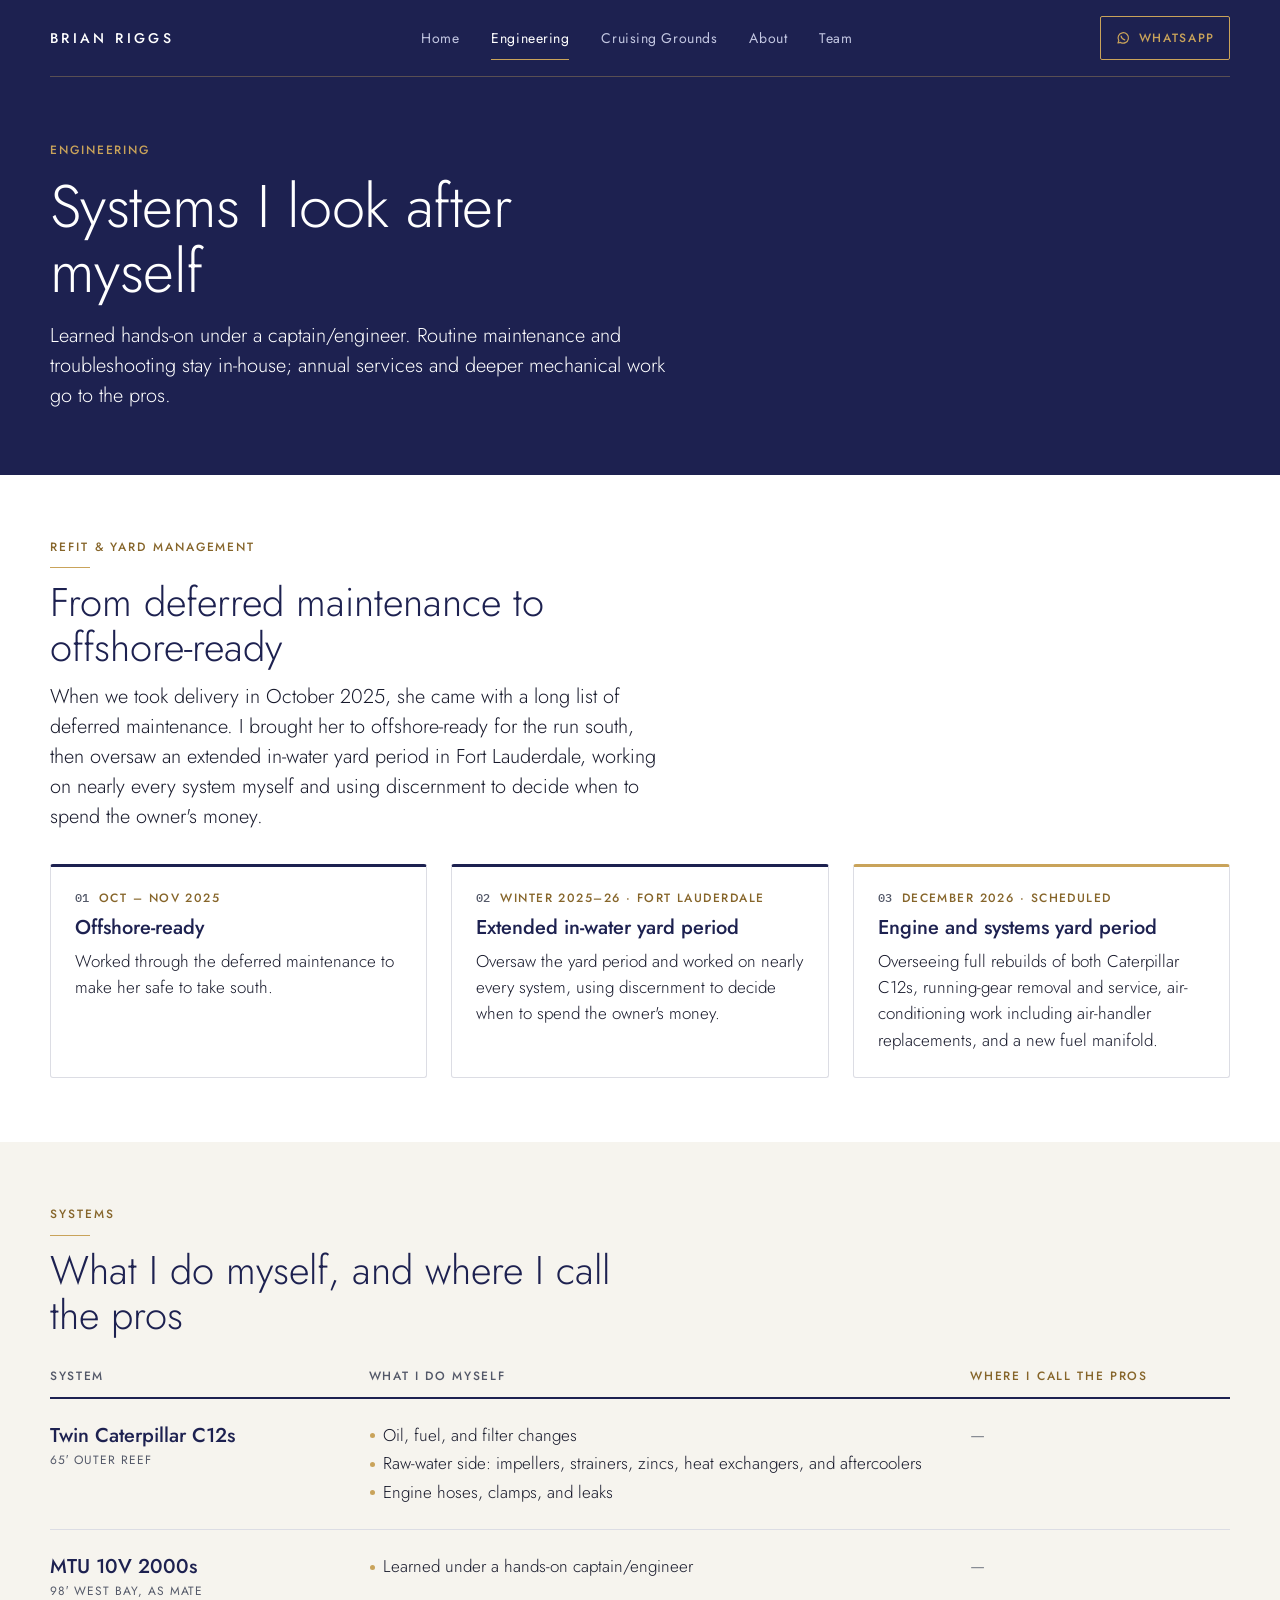
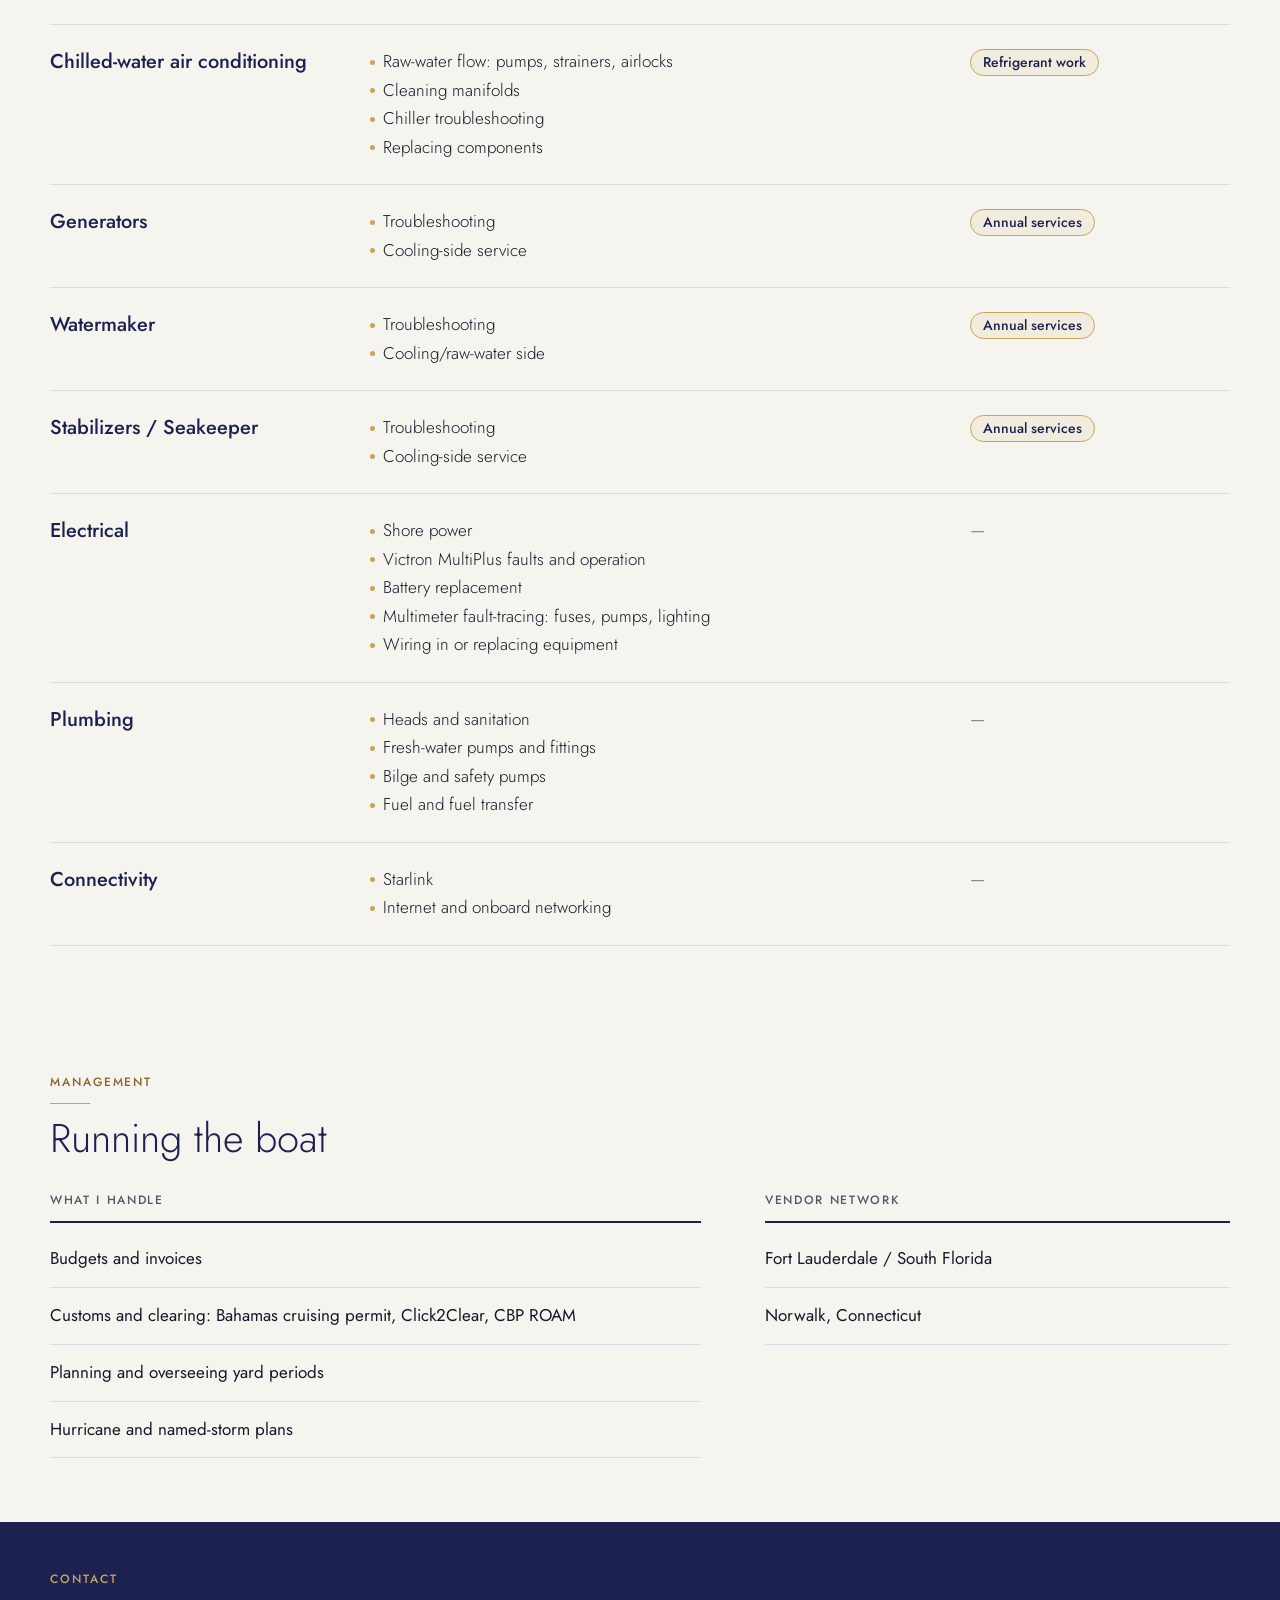
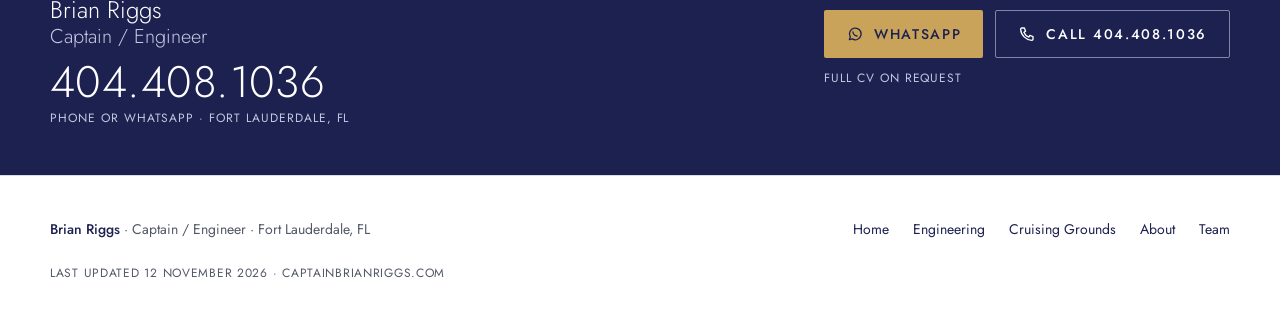
<file: engineering/index.html>
<!doctype html>
<html class="dir-a" lang="en">
<head>
<meta charset="utf-8">
<meta name="viewport" content="width=device-width, initial-scale=1">
<title>Engineering · Brian Riggs</title>
<meta name="description" content="How Brian Riggs, Captain / Engineer, looks after a yacht&#x27;s systems (twin Caterpillar C12s, chilled-water AC, generators, watermaker, stabilizers, Victron electrical, and plumbing) and where he calls the pros.">
<meta name="robots" content="index, follow">
<meta name="author" content="Brian Riggs">
<meta name="color-scheme" content="light dark">
<meta name="theme-color" content="#1D2150">
<link rel="canonical" href="https://captainbrianriggs.com/engineering/">
<meta property="og:type" content="website">
<meta property="og:site_name" content="Brian Riggs">
<meta property="og:title" content="Engineering · Brian Riggs">
<meta property="og:description" content="How Brian Riggs, Captain / Engineer, looks after a yacht&#x27;s systems (twin Caterpillar C12s, chilled-water AC, generators, watermaker, stabilizers, Victron electrical, and plumbing) and where he calls the pros.">
<meta property="og:url" content="https://captainbrianriggs.com/engineering/">
<meta property="og:image" content="https://captainbrianriggs.com/assets/img/og.png">
<meta property="og:image:width" content="1200">
<meta property="og:image:height" content="630">
<meta property="og:image:alt" content="Brian Riggs, Captain / Engineer">
<meta property="og:locale" content="en_US">
<meta name="twitter:card" content="summary_large_image">
<meta name="twitter:title" content="Engineering · Brian Riggs">
<meta name="twitter:description" content="How Brian Riggs, Captain / Engineer, looks after a yacht&#x27;s systems (twin Caterpillar C12s, chilled-water AC, generators, watermaker, stabilizers, Victron electrical, and plumbing) and where he calls the pros.">
<meta name="twitter:image" content="https://captainbrianriggs.com/assets/img/og.png">
<link rel="icon" href="/favicon.ico" sizes="32x32">
<link rel="icon" href="/assets/img/favicon.svg" type="image/svg+xml">
<link rel="apple-touch-icon" href="/assets/img/apple-touch-icon.png">
<link rel="preconnect" href="https://fonts.googleapis.com">
<link rel="preconnect" href="https://fonts.gstatic.com" crossorigin>
<link rel="stylesheet" href="https://fonts.googleapis.com/css2?family=Jost:wght@300;400;500;600&amp;family=IBM+Plex+Mono:wght@400;500&amp;display=swap">
<link rel="stylesheet" href="/assets/site.css?v=a0592013">

</head>
<body>
<a class="skip" href="#main">Skip to content</a>

<div class="site">
<header class="masthead"><nav class="nav" aria-label="Main"><a class="brand" href="/">Brian Riggs</a><ul class="nav-links"><li><a href="/">Home</a></li><li><a href="/engineering/" aria-current="page">Engineering</a></li><li><a href="/cruising-grounds/">Cruising Grounds</a></li><li><a href="/#about">About</a></li><li><a href="/team/">Team</a></li></ul><a class="nav-cta" href="https://wa.me/14044081036"><svg viewBox="0 0 24 24" fill="none" stroke="currentColor" stroke-width="1.8" stroke-linejoin="round" aria-hidden="true" focusable="false"><path d="M4.5 19.5l1.2-3.6A7.8 7.8 0 1 1 8.4 18.6z"/><path d="M9.2 9.3c.3 2.3 2.4 4.6 5.4 5.4" stroke-linecap="round"/></svg><span>WhatsApp</span></a></nav></header>
<main id="main" tabindex="-1">
<section class="page-hero" aria-labelledby="eng-h">
  <div class="page-hero-in">
    <p class="eyebrow">Engineering</p>
    <h1 class="page-title" id="eng-h">Systems I look after myself</h1>
    <p class="page-lede">Learned hands-on under a captain/engineer. Routine maintenance and troubleshooting stay in-house; annual services and deeper mechanical work go to the pros.</p>
  </div>
</section>
<section class="section" id="refit" aria-labelledby="eng-refit-h">
  <div class="section-head"><p class="kicker">Refit &amp; yard management</p><h2 class="section-title" id="eng-refit-h">From deferred maintenance to offshore-ready</h2><p class="section-lede">When we took delivery in October 2025, she came with a long list of deferred maintenance. I brought her to offshore-ready for the run south, then oversaw an extended in-water yard period in Fort Lauderdale, working on nearly every system myself and using discernment to decide when to spend the owner&#x27;s money.</p></div>
  <ol class="refit-steps"><li class="refit-step">
      <p class="refit-when"><span class="refit-n">01</span>Oct – Nov 2025</p>
      <h3 class="refit-title">Offshore-ready</h3>
      <p>Worked through the deferred maintenance to make her safe to take south.</p>
    </li><li class="refit-step">
      <p class="refit-when"><span class="refit-n">02</span>Winter 2025–26 · Fort Lauderdale</p>
      <h3 class="refit-title">Extended in-water yard period</h3>
      <p>Oversaw the yard period and worked on nearly every system, using discernment to decide when to spend the owner&#x27;s money.</p>
    </li><li class="refit-step upcoming">
      <p class="refit-when"><span class="refit-n">03</span>December 2026 · scheduled</p>
      <h3 class="refit-title">Engine and systems yard period</h3>
      <p>Overseeing full rebuilds of both Caterpillar C12s, running-gear removal and service, air-conditioning work including air-handler replacements, and a new fuel manifold.</p>
    </li></ol>
  
</section>
<section class="section alt" aria-labelledby="sys-h">
  
  <div class="section-head"><p class="kicker">Systems</p><h2 class="section-title" id="sys-h">What I do myself, and where I call the pros</h2></div>
  <table class="sys">
    <caption class="vh">Systems: what I do myself and where I call the pros</caption>
    <thead><tr><th scope="col">System</th><th scope="col">What I do myself</th><th scope="col">Where I call the pros</th></tr></thead>
    <tbody><tr><th scope="row" class="sys-name">Twin Caterpillar C12s<span class="sys-where">65′ Outer Reef</span></th><td class="sys-does" data-label="What I do myself"><ul><li>Oil, fuel, and filter changes</li><li>Raw-water side: impellers, strainers, zincs, heat exchangers, and aftercoolers</li><li>Engine hoses, clamps, and leaks</li></ul></td><td class="sys-pros" data-label="Where I call the pros"><span class="none" aria-label="None">—</span></td></tr><tr><th scope="row" class="sys-name">MTU 10V 2000s<span class="sys-where">98′ West Bay, as mate</span></th><td class="sys-does" data-label="What I do myself"><ul><li>Learned under a hands-on captain/engineer</li></ul></td><td class="sys-pros" data-label="Where I call the pros"><span class="none" aria-label="None">—</span></td></tr><tr><th scope="row" class="sys-name">Chilled-water air conditioning</th><td class="sys-does" data-label="What I do myself"><ul><li>Raw-water flow: pumps, strainers, airlocks</li><li>Cleaning manifolds</li><li>Chiller troubleshooting</li><li>Replacing components</li></ul></td><td class="sys-pros" data-label="Where I call the pros"><span class="pro">Refrigerant work</span></td></tr><tr><th scope="row" class="sys-name">Generators</th><td class="sys-does" data-label="What I do myself"><ul><li>Troubleshooting</li><li>Cooling-side service</li></ul></td><td class="sys-pros" data-label="Where I call the pros"><span class="pro">Annual services</span></td></tr><tr><th scope="row" class="sys-name">Watermaker</th><td class="sys-does" data-label="What I do myself"><ul><li>Troubleshooting</li><li>Cooling/raw-water side</li></ul></td><td class="sys-pros" data-label="Where I call the pros"><span class="pro">Annual services</span></td></tr><tr><th scope="row" class="sys-name">Stabilizers / Seakeeper</th><td class="sys-does" data-label="What I do myself"><ul><li>Troubleshooting</li><li>Cooling-side service</li></ul></td><td class="sys-pros" data-label="Where I call the pros"><span class="pro">Annual services</span></td></tr><tr><th scope="row" class="sys-name">Electrical</th><td class="sys-does" data-label="What I do myself"><ul><li>Shore power</li><li>Victron MultiPlus faults and operation</li><li>Battery replacement</li><li>Multimeter fault-tracing: fuses, pumps, lighting</li><li>Wiring in or replacing equipment</li></ul></td><td class="sys-pros" data-label="Where I call the pros"><span class="none" aria-label="None">—</span></td></tr><tr><th scope="row" class="sys-name">Plumbing</th><td class="sys-does" data-label="What I do myself"><ul><li>Heads and sanitation</li><li>Fresh-water pumps and fittings</li><li>Bilge and safety pumps</li><li>Fuel and fuel transfer</li></ul></td><td class="sys-pros" data-label="Where I call the pros"><span class="none" aria-label="None">—</span></td></tr><tr><th scope="row" class="sys-name">Connectivity</th><td class="sys-does" data-label="What I do myself"><ul><li>Starlink</li><li>Internet and onboard networking</li></ul></td><td class="sys-pros" data-label="Where I call the pros"><span class="none" aria-label="None">—</span></td></tr></tbody>
  </table>
</section>

<section class="section alt" aria-labelledby="eng-mgmt-h">
  <div class="section-head"><p class="kicker">Management</p><h2 class="section-title" id="eng-mgmt-h">Running the boat</h2></div>
  <div class="split">
    <div><h3 class="sub-title">What I handle</h3><ul class="rows"><li><span class="r-main">Budgets and invoices</span></li><li><span class="r-main">Customs and clearing: Bahamas cruising permit, Click2Clear, CBP ROAM</span></li><li><span class="r-main">Planning and overseeing yard periods</span></li><li><span class="r-main">Hurricane and named-storm plans</span></li></ul></div>
    <div><h3 class="sub-title">Vendor network</h3><ul class="rows"><li><span class="r-main">Fort Lauderdale / South Florida</span></li><li><span class="r-main">Norwalk, Connecticut</span></li></ul></div>
  </div>
  
</section>
</main>
<section class="contact" aria-labelledby="contact-h">
  <div class="contact-in">
    <div class="contact-text">
      <p class="eyebrow">Contact</p>
      <h2 class="contact-title" id="contact-h">Brian Riggs <span>Captain / Engineer</span></h2>
      <p class="contact-phone"><a href="tel:+14044081036">404.408.1036</a><span>Phone or WhatsApp · Fort Lauderdale, FL</span></p>
    </div>
    <div class="contact-act">
      <div class="actions"><a class="btn btn-primary" href="https://wa.me/14044081036"><svg viewBox="0 0 24 24" fill="none" stroke="currentColor" stroke-width="1.8" stroke-linejoin="round" aria-hidden="true" focusable="false"><path d="M4.5 19.5l1.2-3.6A7.8 7.8 0 1 1 8.4 18.6z"/><path d="M9.2 9.3c.3 2.3 2.4 4.6 5.4 5.4" stroke-linecap="round"/></svg>WhatsApp</a><a class="btn btn-ghost" href="tel:+14044081036"><svg viewBox="0 0 24 24" fill="none" stroke="currentColor" stroke-width="1.8" stroke-linejoin="round" aria-hidden="true" focusable="false"><path d="M5 4h3.5l1.6 4.2-2.2 1.4a11 11 0 0 0 6.5 6.5l1.4-2.2L20 15.5V19a1.5 1.5 0 0 1-1.6 1.5A16 16 0 0 1 3.5 5.6 1.5 1.5 0 0 1 5 4z"/></svg>Call 404.408.1036</a></div>
      <p class="fine">Full CV on request</p>
    </div>
  </div>
</section>
<footer class="foot">
  <div class="foot-in">
    <p class="foot-id"><b>Brian Riggs</b> · Captain / Engineer · Fort Lauderdale, FL</p>
    <ul class="foot-links"><li><a href="/">Home</a></li><li><a href="/engineering/">Engineering</a></li><li><a href="/cruising-grounds/">Cruising Grounds</a></li><li><a href="/#about">About</a></li><li><a href="/team/">Team</a></li></ul>
    <p class="foot-meta">Last updated <time datetime="2026-11-12">12 November 2026</time> · captainbrianriggs.com</p>
  </div>
</footer>
</div>
</body>
</html>
</file>
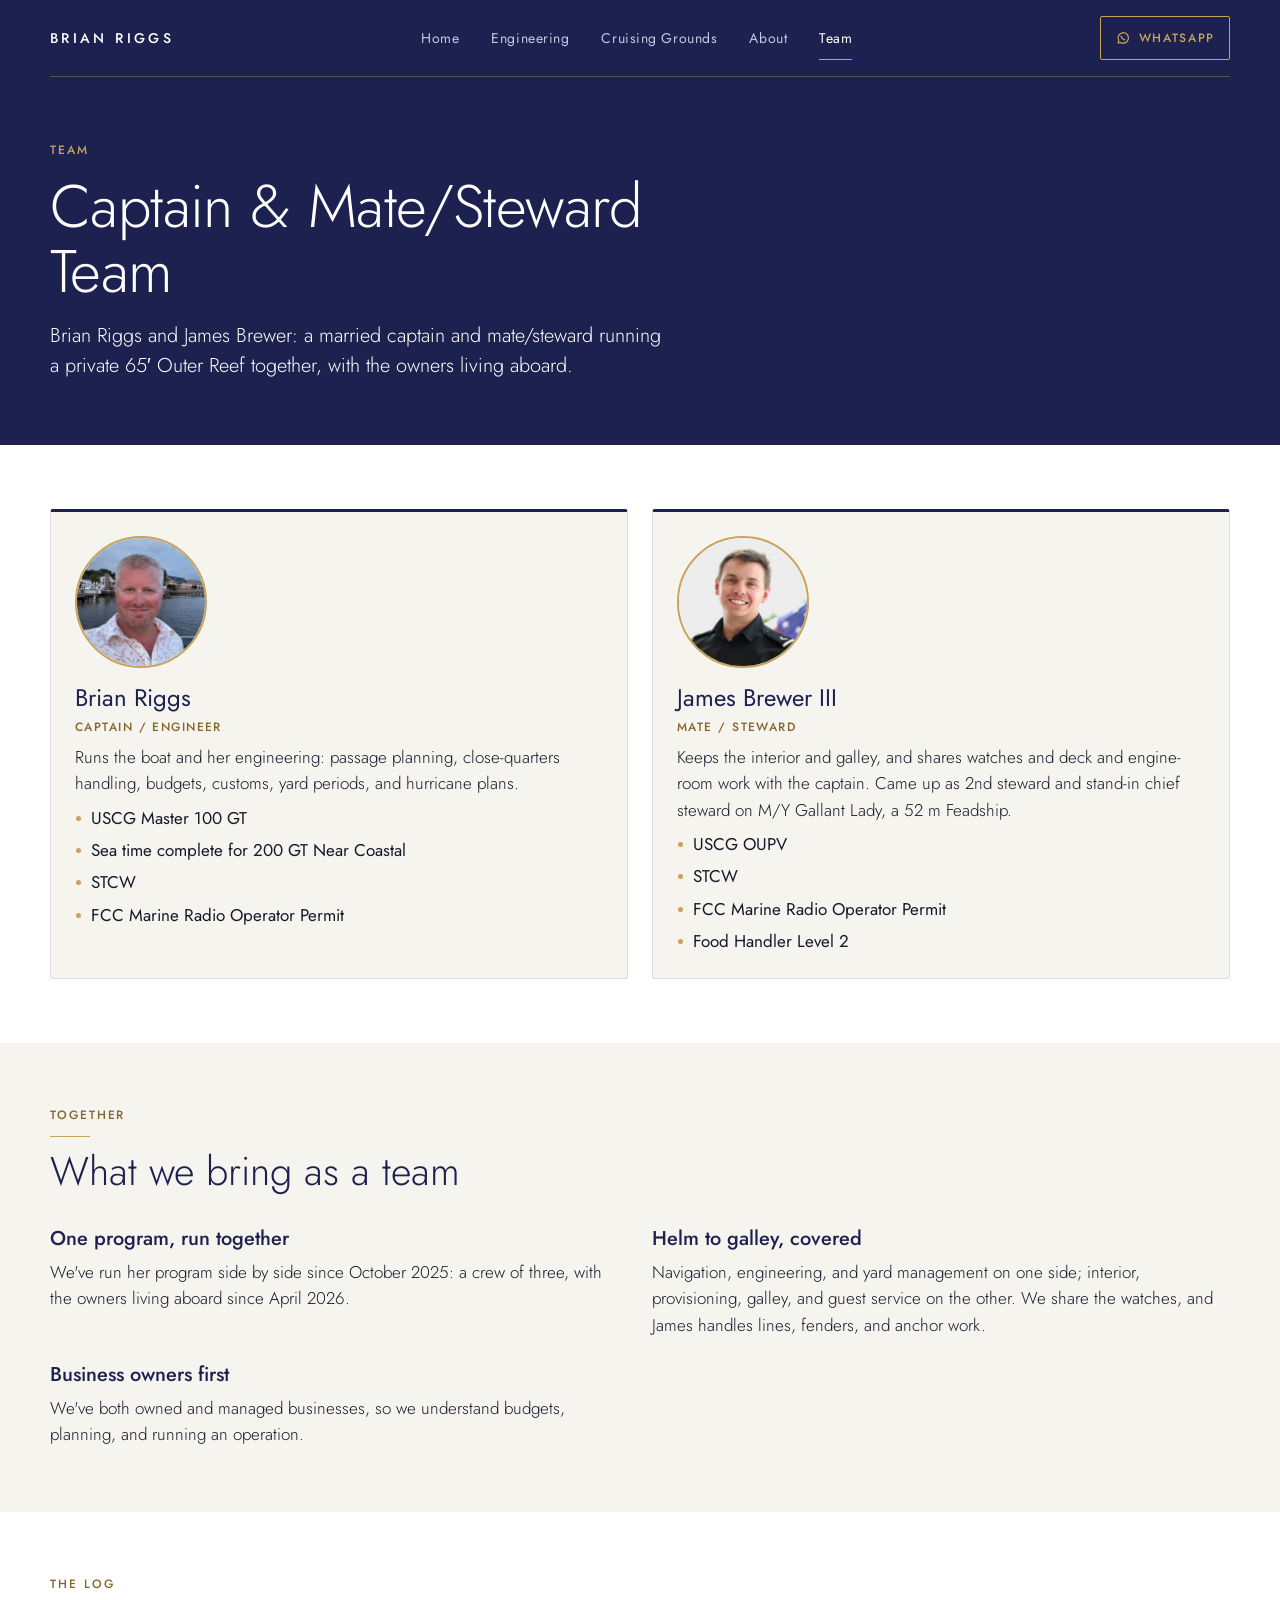
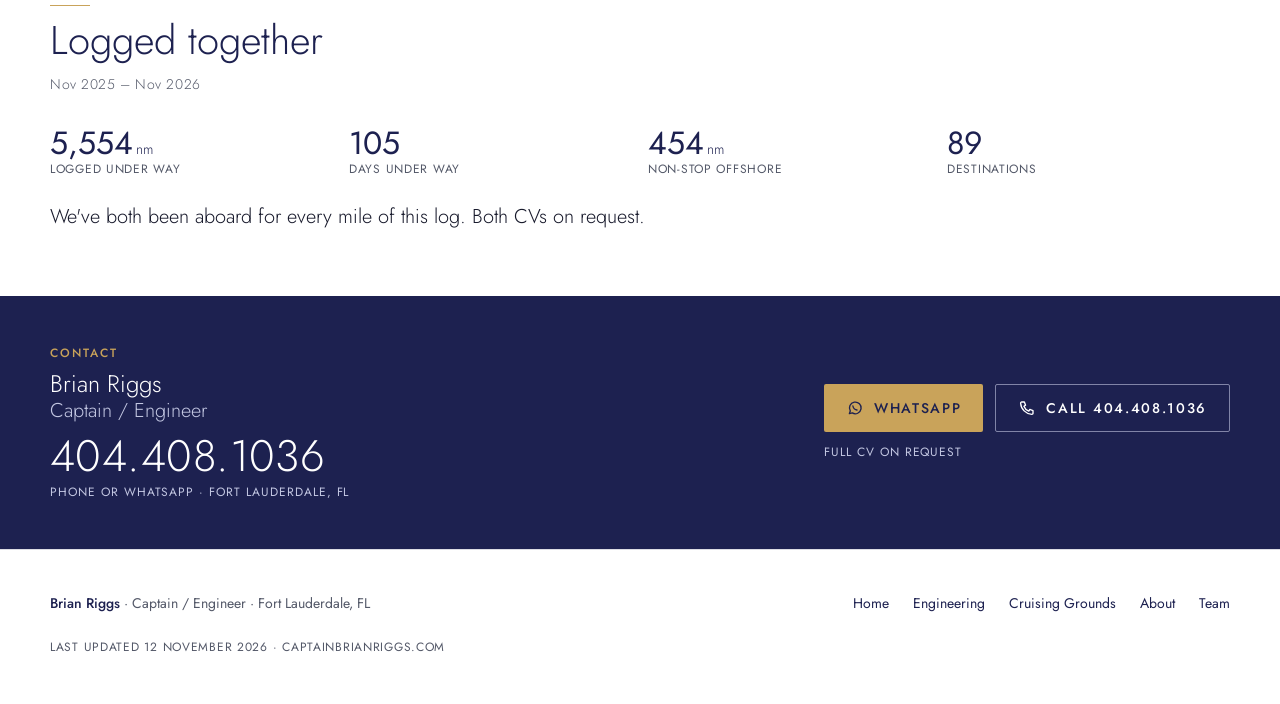
<file: team/index.html>
<!doctype html>
<html class="dir-a" lang="en">
<head>
<meta charset="utf-8">
<meta name="viewport" content="width=device-width, initial-scale=1">
<title>Team · Brian Riggs</title>
<meta name="description" content="Brian Riggs and James Brewer, a married captain and mate/steward team running a private 65′ Outer Reef motor yacht.">
<meta name="robots" content="noindex">
<meta name="author" content="Brian Riggs">
<meta name="color-scheme" content="light dark">
<meta name="theme-color" content="#1D2150">
<link rel="canonical" href="https://captainbrianriggs.com/team/">
<meta property="og:type" content="website">
<meta property="og:site_name" content="Brian Riggs">
<meta property="og:title" content="Team · Brian Riggs">
<meta property="og:description" content="Brian Riggs and James Brewer, a married captain and mate/steward team running a private 65′ Outer Reef motor yacht.">
<meta property="og:url" content="https://captainbrianriggs.com/team/">
<meta property="og:image" content="https://captainbrianriggs.com/assets/img/og.png">
<meta property="og:image:width" content="1200">
<meta property="og:image:height" content="630">
<meta property="og:image:alt" content="Brian Riggs, Captain / Engineer">
<meta property="og:locale" content="en_US">
<meta name="twitter:card" content="summary_large_image">
<meta name="twitter:title" content="Team · Brian Riggs">
<meta name="twitter:description" content="Brian Riggs and James Brewer, a married captain and mate/steward team running a private 65′ Outer Reef motor yacht.">
<meta name="twitter:image" content="https://captainbrianriggs.com/assets/img/og.png">
<link rel="icon" href="/favicon.ico" sizes="32x32">
<link rel="icon" href="/assets/img/favicon.svg" type="image/svg+xml">
<link rel="apple-touch-icon" href="/assets/img/apple-touch-icon.png">
<link rel="preconnect" href="https://fonts.googleapis.com">
<link rel="preconnect" href="https://fonts.gstatic.com" crossorigin>
<link rel="stylesheet" href="https://fonts.googleapis.com/css2?family=Jost:wght@300;400;500;600&amp;family=IBM+Plex+Mono:wght@400;500&amp;display=swap">
<link rel="stylesheet" href="/assets/site.css?v=a0592013">

</head>
<body>
<a class="skip" href="#main">Skip to content</a>

<div class="site">
<header class="masthead"><nav class="nav" aria-label="Main"><a class="brand" href="/">Brian Riggs</a><ul class="nav-links"><li><a href="/">Home</a></li><li><a href="/engineering/">Engineering</a></li><li><a href="/cruising-grounds/">Cruising Grounds</a></li><li><a href="/#about">About</a></li><li><a href="/team/" aria-current="page">Team</a></li></ul><a class="nav-cta" href="https://wa.me/14044081036"><svg viewBox="0 0 24 24" fill="none" stroke="currentColor" stroke-width="1.8" stroke-linejoin="round" aria-hidden="true" focusable="false"><path d="M4.5 19.5l1.2-3.6A7.8 7.8 0 1 1 8.4 18.6z"/><path d="M9.2 9.3c.3 2.3 2.4 4.6 5.4 5.4" stroke-linecap="round"/></svg><span>WhatsApp</span></a></nav></header>
<main id="main" tabindex="-1">
<section class="page-hero" aria-labelledby="team-h">
  <div class="page-hero-in">
    <p class="eyebrow">Team</p>
    <h1 class="page-title" id="team-h">Captain &amp; Mate/Steward Team</h1>
    <p class="page-lede">Brian Riggs and James Brewer: a married captain and mate/steward running a private 65′ Outer Reef together, with the owners living aboard.</p>
  </div>
</section>
<section class="section" aria-label="Brian and James">
  <ul class="team-cards"><li class="team-card">
      <img class="team-photo" src="/assets/img/headshot.jpg" alt="Brian Riggs" width="520" height="520">
      <h2 class="team-name">Brian Riggs</h2>
      <p class="team-role">Captain / Engineer</p>
      <p class="team-text">Runs the boat and her engineering: passage planning, close-quarters handling, budgets, customs, yard periods, and hurricane plans.</p>
      <ul class="dots"><li>USCG Master 100 GT</li><li>Sea time complete for 200 GT Near Coastal</li><li>STCW</li><li>FCC Marine Radio Operator Permit</li></ul>
    </li><li class="team-card">
      <img class="team-photo" src="/assets/img/headshot-james.jpg" alt="James Brewer III" width="520" height="520">
      <h2 class="team-name">James Brewer III</h2>
      <p class="team-role">Mate / Steward</p>
      <p class="team-text">Keeps the interior and galley, and shares watches and deck and engine-room work with the captain. Came up as 2nd steward and stand-in chief steward on M/Y Gallant Lady, a 52 m Feadship.</p>
      <ul class="dots"><li>USCG OUPV</li><li>STCW</li><li>FCC Marine Radio Operator Permit</li><li>Food Handler Level 2</li></ul>
    </li></ul>
</section>
<section class="section alt" aria-labelledby="team-why-h">
  <div class="section-head"><p class="kicker">Together</p><h2 class="section-title" id="team-why-h">What we bring as a team</h2></div>
  <ul class="team-points"><li class="team-point"><h3 class="refit-title">One program, run together</h3><p>We&#x27;ve run her program side by side since October 2025: a crew of three, with the owners living aboard since April 2026.</p></li><li class="team-point"><h3 class="refit-title">Helm to galley, covered</h3><p>Navigation, engineering, and yard management on one side; interior, provisioning, galley, and guest service on the other. We share the watches, and James handles lines, fenders, and anchor work.</p></li><li class="team-point"><h3 class="refit-title">Business owners first</h3><p>We&#x27;ve both owned and managed businesses, so we understand budgets, planning, and running an operation.</p></li></ul>
</section>
<section class="section" aria-labelledby="team-log-h">
  <div class="section-head"><p class="kicker">The log</p><h2 class="section-title" id="team-log-h">Logged together</h2><p class="section-lede meta">Nov 2025 – Nov 2026</p></div>
  <ul class="team-figs"><li><b>5,554<small>nm</small></b><span>logged under way</span></li><li><b>105</b><span>days under way</span></li><li><b>454<small>nm</small></b><span>non-stop offshore</span></li><li><b>89</b><span>destinations</span></li></ul>
  <p class="prose">We&#x27;ve both been aboard for every mile of this log. Both CVs on request.</p>
</section>
</main>
<section class="contact" aria-labelledby="contact-h">
  <div class="contact-in">
    <div class="contact-text">
      <p class="eyebrow">Contact</p>
      <h2 class="contact-title" id="contact-h">Brian Riggs <span>Captain / Engineer</span></h2>
      <p class="contact-phone"><a href="tel:+14044081036">404.408.1036</a><span>Phone or WhatsApp · Fort Lauderdale, FL</span></p>
    </div>
    <div class="contact-act">
      <div class="actions"><a class="btn btn-primary" href="https://wa.me/14044081036"><svg viewBox="0 0 24 24" fill="none" stroke="currentColor" stroke-width="1.8" stroke-linejoin="round" aria-hidden="true" focusable="false"><path d="M4.5 19.5l1.2-3.6A7.8 7.8 0 1 1 8.4 18.6z"/><path d="M9.2 9.3c.3 2.3 2.4 4.6 5.4 5.4" stroke-linecap="round"/></svg>WhatsApp</a><a class="btn btn-ghost" href="tel:+14044081036"><svg viewBox="0 0 24 24" fill="none" stroke="currentColor" stroke-width="1.8" stroke-linejoin="round" aria-hidden="true" focusable="false"><path d="M5 4h3.5l1.6 4.2-2.2 1.4a11 11 0 0 0 6.5 6.5l1.4-2.2L20 15.5V19a1.5 1.5 0 0 1-1.6 1.5A16 16 0 0 1 3.5 5.6 1.5 1.5 0 0 1 5 4z"/></svg>Call 404.408.1036</a></div>
      <p class="fine">Full CV on request</p>
    </div>
  </div>
</section>
<footer class="foot">
  <div class="foot-in">
    <p class="foot-id"><b>Brian Riggs</b> · Captain / Engineer · Fort Lauderdale, FL</p>
    <ul class="foot-links"><li><a href="/">Home</a></li><li><a href="/engineering/">Engineering</a></li><li><a href="/cruising-grounds/">Cruising Grounds</a></li><li><a href="/#about">About</a></li><li><a href="/team/">Team</a></li></ul>
    <p class="foot-meta">Last updated <time datetime="2026-11-12">12 November 2026</time> · captainbrianriggs.com</p>
  </div>
</footer>
</div>
</body>
</html>
</file>
<file: assets/site.css>
/* =====================================================================
   captainbrianriggs.com · Direction A · Navy & Brass
   Started from design/a.css (approved panel A). Tokens keep the same
   names and stay on .dir-a (set on <html>), so page-specific sheets such
   as /assets/grounds.css can rely on them. Add tokens; never rename.
   Layout: <body> > .site (a size container) > masthead, main, contact, foot.
   Fonts are loaded by a <link> in each page head (no @import here).
   ===================================================================== */

/* ---------- tokens ---------- */
.dir-a {
  /* type */
  --font-display: "Jost", "Futura", "Avenir Next", "Helvetica Neue", Arial, sans-serif;
  --font-body: "Jost", "Futura", "Avenir Next", "Helvetica Neue", Arial, sans-serif;
  --font-mono: "IBM Plex Mono", ui-monospace, Menlo, monospace;
  --fs-xs: .75rem;      /* 12 */
  --fs-sm: .875rem;     /* 14 */
  --fs-base: 1.0625rem; /* 17 */
  --fs-md: 1.25rem;     /* 20 */
  --fs-lg: 1.5rem;      /* 24 */
  --fs-xl: 2rem;        /* 32 */
  --fs-2xl: 2.75rem;    /* 44 */
  --fs-display: clamp(2.75rem, 6.2cqi, 4.75rem);
  --lh-tight: 1.06; --lh-snug: 1.3; --lh-body: 1.55;
  --track-caps: .16em;

  /* space + shape */
  --space-1: 4px; --space-2: 8px; --space-3: 12px; --space-4: 16px; --space-5: 24px;
  --space-6: 32px; --space-7: 48px; --space-8: 64px; --space-9: 96px;
  --gutter: 20px;
  --radius-sm: 2px; --radius: 3px; --radius-lg: 6px; --radius-pill: 999px;
  --measure: 62ch;
  /* added in Phase 2 */
  --maxw: 1180px;
  --pad-x: max(var(--gutter), calc((100% - var(--maxw)) / 2));

  /* colour: light */
  --bg: #FFFFFF;
  --surface: #F6F4EE;      /* ivory */
  --surface-2: #ECE8DD;
  --ink: #17192B;
  --muted: #535868;
  --rule: #DCDDE4;
  --navy: #1D2150;
  --navy-2: #272C66;
  --on-navy: #FFFFFF;
  --on-navy-muted: #C3C7E2;
  --brass: #C9A35A;        /* decoration, and text on navy only */
  --brass-ink: #86652A;    /* brass for text on light grounds (5.4:1 on white) */
  --heading: #1D2150;
  --focus: #C9A35A;
  --focus-light: #1D2150;  /* focus ring on light grounds */
  --ph-a: #23285E; --ph-b: #3B4182; --ph-label: #E3C98F;

  /* chart */
  --map-water: #E8EEF4; --map-land: #F4EEDD; --map-edge: #C2AE7E; --map-grat: #D3DBE6;
  --map-grid-label: #535868; --map-track: #1D2150; --map-dot: #86652A; --map-dot-edge: #FFFFFF;
  --map-label: #1D2150; --map-halo: #E8EEF4;

  /* paper (PDF): never themed */
  --paper: #FFFFFF; --paper-ink: #17192B; --paper-muted: #5B6072; --paper-rule: #D9DCE5;
  color-scheme: light;
}

/* colour: dark (OS preference, unless the page forces light) */
@media (prefers-color-scheme: dark) {
  :root:not([data-theme="light"]) .dir-a, :root:not([data-theme="light"]).dir-a {
    --bg: #0D1030; --surface: #141840; --surface-2: #1B2050;
    --ink: #ECEDF5; --muted: #A9AECB; --rule: #2C3163;
    --navy: #1A1E4C; --navy-2: #252A63; --on-navy: #FFFFFF; --on-navy-muted: #C3C7E2;
    --brass: #D4B26E; --brass-ink: #D4B26E; --heading: #F1E6CC; --focus: #D4B26E; --focus-light: #D4B26E;
    --ph-a: #1C2056; --ph-b: #30366F; --ph-label: #E3C98F;
    --map-water: #121640; --map-land: #20255A; --map-edge: #3D4380; --map-grat: #252B60;
    --map-grid-label: #A9AECB; --map-track: #D4B26E; --map-dot: #F1E6CC; --map-dot-edge: #121640;
    --map-label: #ECEDF5; --map-halo: #121640;
    color-scheme: dark;
  }
}
/* colour: dark (forced) */
:root[data-theme="dark"] .dir-a, :root[data-theme="dark"].dir-a {
  --bg: #0D1030; --surface: #141840; --surface-2: #1B2050;
  --ink: #ECEDF5; --muted: #A9AECB; --rule: #2C3163;
  --navy: #1A1E4C; --navy-2: #252A63; --on-navy: #FFFFFF; --on-navy-muted: #C3C7E2;
  --brass: #D4B26E; --brass-ink: #D4B26E; --heading: #F1E6CC; --focus: #D4B26E; --focus-light: #D4B26E;
  --ph-a: #1C2056; --ph-b: #30366F; --ph-label: #E3C98F;
  --map-water: #121640; --map-land: #20255A; --map-edge: #3D4380; --map-grat: #252B60;
  --map-grid-label: #A9AECB; --map-track: #D4B26E; --map-dot: #F1E6CC; --map-dot-edge: #121640;
  --map-label: #ECEDF5; --map-halo: #121640;
  color-scheme: dark;
}

/* ---------- base ---------- */
html.dir-a { background: var(--bg); -webkit-text-size-adjust: 100%; text-size-adjust: 100%; scroll-padding-top: 16px; }
.dir-a body { margin: 0; background: var(--bg); color: var(--ink); }
.dir-a *, .dir-a *::before, .dir-a *::after { box-sizing: border-box; }
.dir-a .site {
  container: site / inline-size;
  background: var(--bg); color: var(--ink);
  font: 400 var(--fs-base)/var(--lh-body) var(--font-body);
  -webkit-font-smoothing: antialiased;
  overflow-x: clip;
}
.dir-a .site :where(h1, h2, h3, h4, p, ul, ol, figure, dl, dd, blockquote) { margin: 0; }
.dir-a .site :where(ul, ol) { padding: 0; list-style: none; }
.dir-a .site :where(a) { color: inherit; }
.dir-a .site :where(img, svg) { max-width: 100%; }
.dir-a :focus-visible { outline: 2px solid var(--focus-light); outline-offset: 3px; }
.dir-a :where(.masthead, .hero, .page-hero, .contact) :focus-visible { outline-color: var(--focus); }
.dir-a main:focus { outline: none; }
.dir-a .vh { position: absolute !important; width: 1px; height: 1px; overflow: hidden; clip: rect(0 0 0 0); white-space: nowrap; }

.dir-a .skip {
  position: absolute; left: 12px; top: -100px; z-index: 50;
  background: var(--brass); color: #1D2150; padding: 12px 18px; border-radius: var(--radius-sm);
  font: 500 var(--fs-sm)/1 var(--font-body); letter-spacing: .08em; text-transform: uppercase; text-decoration: none;
}
.dir-a .skip:focus { top: 12px; outline: 2px solid #FFFFFF; outline-offset: 2px; }
.dir-a .draft-ribbon {
  margin: 0; padding: 6px var(--gutter); text-align: center;
  background: #8A1C3A; color: #FFFFFF; font: 500 12px/1.4 "Jost", system-ui, sans-serif; letter-spacing: .12em; text-transform: uppercase;
}

/* placeholders for content still to come (draft builds only) */
.dir-a .todo {
  display: inline-block; font: 500 var(--fs-xs)/1.3 var(--font-body); letter-spacing: .02em;
  color: var(--brass-ink); background: color-mix(in srgb, var(--brass) 12%, transparent);
  border: 1px dashed color-mix(in srgb, var(--brass) 70%, transparent);
  padding: 2px 8px; border-radius: var(--radius-sm);
}
.dir-a .hero .todo, .dir-a .page-hero .todo { color: var(--ph-label); }
.dir-a .ph {
  position: relative; overflow: hidden; border-radius: var(--radius-sm);
  background:
    repeating-linear-gradient(135deg, rgb(255 255 255 / .035) 0 2px, transparent 2px 14px),
    linear-gradient(160deg, var(--ph-a), var(--ph-b));
  display: grid; place-items: center; text-align: center; color: var(--ph-label);
}
.dir-a .ph::after { content: ""; position: absolute; inset: 10px; border: 1px solid color-mix(in srgb, var(--brass) 45%, transparent); pointer-events: none; }
.dir-a .ph-label { font: 500 var(--fs-xs)/1.5 var(--font-body); letter-spacing: var(--track-caps); text-transform: uppercase; }
.dir-a .ph-label small { display: block; font-size: var(--fs-xs); letter-spacing: .04em; text-transform: none; opacity: .85; font-weight: 400; }

/* photos */
.dir-a .photo { margin: 0; }
.dir-a .photo img { display: block; width: 100%; height: 100%; object-fit: cover; border-radius: var(--radius-sm); }
.dir-a .photo figcaption { font: 400 var(--fs-xs)/1.4 var(--font-body); color: var(--muted); padding-top: 6px; }

/* buttons */
.dir-a .btn {
  display: inline-flex; align-items: center; justify-content: center; gap: 10px;
  min-height: 48px; padding: 0 22px; border-radius: var(--radius-sm);
  font: 500 var(--fs-sm)/1 var(--font-body); letter-spacing: .12em; text-transform: uppercase;
  text-decoration: none; white-space: nowrap;
}
.dir-a .btn svg { width: 18px; height: 18px; flex: none; }
.dir-a .btn-primary { background: var(--brass); color: #1D2150; }
.dir-a .btn-primary:hover { background: #D8B672; }
.dir-a .btn-ghost { border: 1px solid color-mix(in srgb, var(--on-navy-muted) 60%, transparent); color: var(--on-navy); }
.dir-a .btn-ghost:hover { border-color: var(--brass); }
.dir-a .btn-line { border: 1px solid var(--heading); color: var(--heading); }
.dir-a .btn-line:hover { background: color-mix(in srgb, var(--brass) 14%, transparent); }

/* ---------- masthead + nav (every page) ---------- */
.dir-a .masthead { background: var(--navy); color: var(--on-navy); padding: var(--space-4) var(--pad-x) 0; }
.dir-a .nav {
  display: grid; grid-template-columns: minmax(0, 1fr) auto; align-items: center; gap: var(--space-2) var(--space-4);
  padding-bottom: var(--space-2); border-bottom: 1px solid color-mix(in srgb, var(--brass) 35%, transparent);
}
.dir-a .brand { font: 500 var(--fs-sm)/1 var(--font-display); letter-spacing: .24em; text-transform: uppercase; text-decoration: none; display: inline-flex; align-items: center; min-height: 44px; justify-self: start; }
.dir-a .nav-links {
  grid-column: 1 / -1; grid-row: 2; display: flex; flex-wrap: wrap; justify-content: space-between; gap: 0 var(--space-2);
  font: 400 var(--fs-sm)/1 var(--font-body); letter-spacing: .01em; color: var(--on-navy-muted);
}
.dir-a .nav-links a { display: inline-flex; align-items: center; min-height: 44px; text-decoration: none; border-bottom: 1px solid transparent; }
.dir-a .nav-links a:hover, .dir-a .nav-links [aria-current] { color: var(--on-navy); }
.dir-a .nav-links [aria-current] { border-bottom-color: var(--brass); }
.dir-a .nav-cta { display: inline-flex; align-items: center; gap: 8px; min-height: 44px; padding: 0 14px; border: 1px solid var(--brass); border-radius: var(--radius-sm); color: var(--brass); text-decoration: none; font: 500 var(--fs-xs)/1 var(--font-body); letter-spacing: .14em; text-transform: uppercase; }
.dir-a .nav-cta svg { width: 16px; height: 16px; }
.dir-a .nav-cta:hover { background: color-mix(in srgb, var(--brass) 14%, transparent); }

/* ---------- home hero (approved panel A) ---------- */
.dir-a .hero { background: var(--navy); color: var(--on-navy); padding: 0 var(--pad-x) var(--space-7); }
.dir-a .hero-grid { display: grid; gap: var(--space-6); padding-top: var(--space-6); }
.dir-a .hero-text { display: grid; gap: var(--space-4); align-content: start; min-width: 0; }
.dir-a .hero-id { display: flex; align-items: center; gap: var(--space-4); }
.dir-a .headshot { width: 76px; height: 76px; border-radius: 50%; overflow: hidden; border: 3px solid var(--on-navy); flex: none; }
.dir-a .headshot img { width: 100%; height: 100%; object-fit: cover; transform: scale(1.07); display: block; }
.dir-a .eyebrow { font: 500 var(--fs-xs)/1.5 var(--font-body); letter-spacing: var(--track-caps); text-transform: uppercase; color: var(--brass); }
.dir-a .hero-name { font: 300 var(--fs-display)/var(--lh-tight) var(--font-display); letter-spacing: -.01em; }
.dir-a .hero-role { font: 300 clamp(1.375rem, 2.6cqi, 1.875rem)/1.2 var(--font-display); margin-top: calc(var(--space-2) * -1); }
.dir-a .hero-rule { width: 56px; height: 1px; background: var(--brass); border: 0; margin: var(--space-1) 0; }
.dir-a .hero-cred { display: grid; gap: 6px; font: 400 var(--fs-sm)/1.45 var(--font-body); color: var(--on-navy-muted); }
.dir-a .hero-cred li { position: relative; padding-left: 16px; }
.dir-a .hero-cred li::before { content: ""; position: absolute; left: 1px; top: .55em; width: 6px; height: 6px; background: var(--brass); transform: rotate(45deg); }
.dir-a .hero-cred b { color: var(--on-navy); font-weight: 500; }
.dir-a .hero-lede { font: 300 var(--fs-md)/1.5 var(--font-body); max-width: 40ch; }
.dir-a .actions { display: flex; flex-wrap: wrap; gap: var(--space-3); margin-top: var(--space-2); }
.dir-a .actions .btn { flex: 1 1 100%; }
.dir-a .fine { font: 400 var(--fs-xs)/1.4 var(--font-body); letter-spacing: .08em; text-transform: uppercase; color: var(--on-navy-muted); }
.dir-a .hero-media { aspect-ratio: 4 / 3; min-width: 0; }
.dir-a .hero-media img { border-radius: var(--radius-sm); }
/* no helm photo yet (production): a large portrait on wide screens, small headshot on phones */
.dir-a .hero-portrait { display: none; }

.dir-a .figures { display: grid; grid-template-columns: repeat(2, minmax(0, 1fr)); gap: var(--space-4) var(--space-5); margin-top: var(--space-6); padding-top: var(--space-5); border-top: 1px solid color-mix(in srgb, var(--brass) 35%, transparent); }
.dir-a .figures li { display: grid; gap: 2px; align-content: start; }
.dir-a .figures b { font: 400 var(--fs-lg)/1 var(--font-display); color: var(--on-navy); }
.dir-a .figures b small { font-size: var(--fs-sm); font-weight: 300; margin-left: 3px; }
.dir-a .figures span { font: 400 var(--fs-xs)/1.35 var(--font-body); letter-spacing: .06em; text-transform: uppercase; color: var(--on-navy-muted); }

/* ---------- inner-page hero ---------- */
.dir-a .page-hero { background: var(--navy); color: var(--on-navy); padding: var(--space-7) var(--pad-x) var(--space-7); }
.dir-a .page-hero-in { display: grid; gap: var(--space-4); max-width: var(--measure); }
.dir-a .page-title { font: 300 clamp(2.25rem, 5.4cqi, 3.75rem)/1.08 var(--font-display); letter-spacing: -.01em; }
.dir-a .page-lede { font: 300 var(--fs-md)/1.5 var(--font-body); color: var(--on-navy); }
.dir-a .page-lede + .page-lede { color: var(--on-navy-muted); font-size: var(--fs-base); }

/* ---------- sections ---------- */
.dir-a .section { padding: var(--space-7) var(--pad-x); background: var(--bg); }
.dir-a .section.alt { background: var(--surface); }
.dir-a .section-head { display: grid; gap: var(--space-3); margin-bottom: var(--space-6); max-width: var(--measure); }
.dir-a .kicker { font: 500 var(--fs-xs)/1.4 var(--font-body); letter-spacing: var(--track-caps); text-transform: uppercase; color: var(--brass-ink); }
.dir-a .kicker::after { content: ""; display: block; width: 40px; height: 1px; background: var(--brass); margin-top: var(--space-3); }
.dir-a .section-title { font: 300 clamp(1.75rem, 4cqi, 2.5rem)/1.12 var(--font-display); color: var(--heading); }
.dir-a .section-lede { font: 300 var(--fs-md)/1.5 var(--font-body); color: var(--ink); }
.dir-a .section-lede.meta { font-size: var(--fs-sm); color: var(--muted); letter-spacing: .04em; }
.dir-a .prose { max-width: var(--measure); font: 300 var(--fs-md)/1.55 var(--font-body); }
.dir-a .sub-title { font: 500 var(--fs-xs)/1.4 var(--font-body); letter-spacing: .14em; text-transform: uppercase; color: var(--muted); padding-bottom: var(--space-3); border-bottom: 2px solid var(--heading); margin-bottom: var(--space-2); }
.dir-a .text-link { display: inline-flex; align-items: center; gap: 8px; min-height: 44px; color: var(--heading); font: 500 var(--fs-sm)/1.2 var(--font-body); letter-spacing: .12em; text-transform: uppercase; text-decoration: none; border-bottom: 1px solid var(--brass); }
.dir-a .text-link svg { width: 18px; height: 18px; }
.dir-a .text-link:hover { color: var(--brass-ink); }

/* bullet lists */
.dir-a .dots li { position: relative; padding-left: 16px; }
.dir-a .dots li + li { margin-top: 6px; }
.dir-a .dots li::before { content: ""; position: absolute; left: 1px; top: .64em; width: 5px; height: 5px; border-radius: 50%; background: var(--brass); }

/* rows: label + optional detail, ruled (credentials, management, vendors) */
.dir-a .rows > li { display: grid; gap: 2px var(--space-5); padding: var(--space-4) 0; border-bottom: 1px solid var(--rule); }
.dir-a .rows .r-main { font: 400 var(--fs-base)/1.4 var(--font-body); color: var(--ink); }
.dir-a .rows .r-main b { font-weight: 500; color: var(--heading); }
.dir-a .rows .r-detail { font: 300 var(--fs-sm)/1.45 var(--font-body); color: var(--muted); }

/* ---------- experience timeline ---------- */
.dir-a .timeline { position: relative; display: grid; gap: var(--space-6); }
.dir-a .job { position: relative; display: grid; gap: var(--space-2); padding-left: var(--space-5); border-left: 1px solid var(--rule); }
.dir-a .job::before { content: ""; position: absolute; left: -5px; top: .45em; width: 9px; height: 9px; background: var(--brass); transform: rotate(45deg); }
.dir-a .job-when { font: 500 var(--fs-xs)/1.4 var(--font-body); letter-spacing: .12em; text-transform: uppercase; color: var(--brass-ink); }
.dir-a .job-role { font: 500 var(--fs-md)/1.25 var(--font-display); color: var(--heading); }
.dir-a .job-vessel { font: 300 var(--fs-base)/1.4 var(--font-body); color: var(--muted); }
.dir-a .badge { justify-self: start; font: 500 var(--fs-xs)/1.3 var(--font-body); letter-spacing: .06em; text-transform: uppercase; color: var(--heading); border: 1px solid var(--brass); background: color-mix(in srgb, var(--brass) 12%, transparent); padding: 6px 10px 5px; border-radius: var(--radius-sm); margin: 2px 0; }
.dir-a .job ul { margin-top: var(--space-2); font: 300 var(--fs-base)/1.5 var(--font-body); max-width: 70ch; }

/* ---------- running the boat ---------- */
.dir-a .split { display: grid; gap: var(--space-6); }

/* ---------- engineering systems table: cards on phones, table from 720px ---------- */
.dir-a .sys { width: 100%; border-collapse: collapse; }
.dir-a .sys thead { position: absolute; width: 1px; height: 1px; overflow: hidden; clip: rect(0 0 0 0); }
.dir-a .sys, .dir-a .sys tbody, .dir-a .sys tr, .dir-a .sys th, .dir-a .sys td { display: block; }
.dir-a .sys tbody tr { padding: var(--space-5) 0; border-top: 1px solid var(--rule); }
.dir-a .sys tbody tr:last-child { border-bottom: 1px solid var(--rule); }
.dir-a .sys td.sys-pros:has(.none) { display: none; }  /* phones: skip empty "pros" cells */
.dir-a .sys-name { text-align: left; font: 500 var(--fs-md)/1.25 var(--font-display); color: var(--heading); }
.dir-a .sys-name .sys-where { display: block; font: 400 var(--fs-xs)/1.4 var(--font-body); letter-spacing: .08em; text-transform: uppercase; color: var(--muted); margin-top: 4px; }
.dir-a .sys-name .todo { margin-top: 6px; font-weight: 400; }
.dir-a .sys td { margin-top: var(--space-3); font: 300 var(--fs-base)/1.5 var(--font-body); }
.dir-a .sys td::before { content: attr(data-label); display: block; font: 500 var(--fs-xs)/1.4 var(--font-body); letter-spacing: .12em; text-transform: uppercase; color: var(--brass-ink); margin-bottom: 4px; }
.dir-a .sys-does li { position: relative; padding-left: 14px; }
.dir-a .sys-does li + li { margin-top: 3px; }
.dir-a .sys-does li::before { content: ""; position: absolute; left: 1px; top: .62em; width: 5px; height: 5px; border-radius: 50%; background: var(--brass); }
.dir-a .sys-does li:has(.todo)::before { display: none; }
.dir-a .sys-does li:has(.todo) { padding-left: 0; margin-top: 6px; }
.dir-a .pro { display: inline-block; font: 500 var(--fs-sm)/1.2 var(--font-body); color: var(--heading); border: 1px solid var(--brass); border-radius: var(--radius-pill); padding: 4px 12px; background: color-mix(in srgb, var(--brass) 10%, transparent); }
.dir-a .pro + .pro { margin-top: 6px; }
.dir-a .none { color: var(--muted); }
.dir-a .sys-note { margin-top: var(--space-5); font: 400 var(--fs-sm)/1.5 var(--font-body); color: var(--muted); max-width: var(--measure); }

/* repair stories */
.dir-a .stories { display: grid; gap: var(--space-5); }
.dir-a .story { padding: var(--space-5); border: 1px solid var(--rule); border-top: 2px solid var(--brass); border-radius: var(--radius); background: var(--bg); display: grid; gap: var(--space-3); }
.dir-a .story h3 { font: 500 var(--fs-md)/1.25 var(--font-display); color: var(--heading); }
.dir-a .story dl { display: grid; gap: var(--space-3); }
.dir-a .story dt { font: 500 var(--fs-xs)/1.4 var(--font-body); letter-spacing: .12em; text-transform: uppercase; color: var(--brass-ink); }
.dir-a .story dd { font: 300 var(--fs-base)/1.5 var(--font-body); }
.dir-a .story-ph { padding: var(--space-5); border: 1px dashed color-mix(in srgb, var(--brass) 70%, transparent); border-radius: var(--radius); background: var(--surface); display: grid; gap: 6px; }
.dir-a .story-ph b { font: 500 var(--fs-base)/1.3 var(--font-display); color: var(--heading); }
.dir-a .story-ph span { font: 300 var(--fs-sm)/1.5 var(--font-body); color: var(--muted); }
.dir-a .eng-photo { aspect-ratio: 16 / 9; margin-bottom: var(--space-6); }

/* ---------- cruising grounds + chart ---------- */
.dir-a .grounds-grid { display: grid; gap: var(--space-6); align-items: start; }
.dir-a .chart { border: 1px solid var(--heading); padding: 3px; background: var(--bg); max-width: 440px; margin: 0; }
.dir-a .chart svg { display: block; width: 100%; height: auto; outline: 1px solid var(--rule); }
.dir-a .chart figcaption { font: 400 var(--fs-xs)/1.4 var(--font-body); color: var(--muted); padding: 6px 2px 2px; }
.dir-a .chart-link { display: block; text-decoration: none; }
.dir-a .chart-link:hover svg { outline-color: var(--brass); }
.dir-a .regions { display: grid; gap: 0; counter-reset: r; }
.dir-a .regions li { display: grid; grid-template-columns: 2.25rem minmax(0, 1fr); gap: 2px var(--space-3); padding: var(--space-4) 0; border-bottom: 1px solid var(--rule); }
.dir-a .regions li:first-child { border-top: 1px solid var(--rule); }
.dir-a .r-n { grid-row: span 2; font: 400 var(--fs-sm)/1.6 var(--font-display); color: var(--brass-ink); letter-spacing: .06em; }
.dir-a .r-name { font: 500 var(--fs-md)/1.25 var(--font-display); color: var(--heading); }
.dir-a .r-sub { font: 300 var(--fs-sm)/1.4 var(--font-body); color: var(--muted); }
.dir-a .grounds-more { margin-top: var(--space-5); }
.dir-a .gallery { display: grid; grid-template-columns: repeat(auto-fit, minmax(min(100%, 240px), 1fr)); gap: var(--space-4); margin-top: var(--space-6); }
.dir-a .gallery > * { aspect-ratio: 3 / 2; }

/* chart SVG lifted from brochure.html (class="map ov") */
.dir-a .map .water { fill: var(--map-water); }
.dir-a .map .land { fill: var(--map-land); stroke: var(--map-edge); stroke-width: .6; fill-rule: evenodd; }
.dir-a .map .grat { stroke: var(--map-grat); stroke-width: .7; }
.dir-a .map .gl { font: 400 10px var(--font-mono); fill: var(--map-grid-label); }
.dir-a .map .trk { fill: none; stroke: var(--map-track); stroke-width: 1.5; stroke-linejoin: round; stroke-linecap: round; opacity: .85; }
.dir-a .map .ovd { fill: var(--map-dot); stroke: var(--map-dot-edge); stroke-width: .8; }
.dir-a .map .ovl { font: 600 14px var(--font-display); letter-spacing: .08em; text-transform: uppercase; fill: var(--map-label); stroke: var(--map-halo); stroke-width: 4px; paint-order: stroke; stroke-linejoin: round; }
.dir-a .map .scale line { stroke: var(--map-label); stroke-width: 1.2; }
.dir-a .map .scale text { font: 400 10px var(--font-mono); fill: var(--map-label); }
.dir-a .map .scale-bg { fill: var(--map-water); opacity: .9; }

/* ---------- about ---------- */
.dir-a .about-grid { display: grid; gap: var(--space-7); }
.dir-a .about-block { display: grid; gap: var(--space-3); align-content: start; }
.dir-a .tags { display: flex; flex-wrap: wrap; gap: var(--space-2); }
.dir-a .tags li { font: 400 var(--fs-sm)/1.2 var(--font-body); color: var(--heading); border: 1px solid color-mix(in srgb, var(--brass) 70%, transparent); border-radius: var(--radius-pill); padding: 7px 14px; }
.dir-a .refs { display: grid; gap: var(--space-4); }
.dir-a .ref { display: grid; gap: var(--space-2); padding: var(--space-4) 0; border-bottom: 1px solid var(--rule); }
.dir-a .ref-name { font: 500 var(--fs-md)/1.25 var(--font-display); color: var(--heading); }
.dir-a .ref-role { font: 300 var(--fs-sm)/1.4 var(--font-body); color: var(--muted); }
.dir-a .ref blockquote { font: 300 var(--fs-md)/1.5 var(--font-body); border-left: 2px solid var(--brass); padding-left: var(--space-4); }
.dir-a .refs-note { font: 400 var(--fs-sm)/1.5 var(--font-body); color: var(--muted); }

/* ---------- contact strip (every page) ---------- */
.dir-a .contact { background: var(--navy); color: var(--on-navy); padding: var(--space-7) var(--pad-x); }
.dir-a .contact-in { display: grid; gap: var(--space-5); }
.dir-a .contact-text { display: grid; gap: var(--space-2); }
.dir-a .contact-title { font: 300 var(--fs-lg)/1.2 var(--font-display); }
.dir-a .contact-title span { display: block; color: var(--on-navy-muted); font-size: var(--fs-md); }
.dir-a .contact-phone { display: grid; gap: 2px; }
.dir-a .contact-phone a { font: 300 clamp(2rem, 7cqi, 2.75rem)/1.15 var(--font-display); text-decoration: none; letter-spacing: .01em; justify-self: start; min-height: 44px; }
.dir-a .contact-phone a:hover { color: var(--brass); }
.dir-a .contact-phone span { font: 400 var(--fs-xs)/1.4 var(--font-body); letter-spacing: .08em; text-transform: uppercase; color: var(--on-navy-muted); }
.dir-a .contact-act { display: grid; gap: var(--space-3); align-content: center; }
.dir-a .contact .actions { margin-top: 0; }

/* ---------- footer ---------- */
.dir-a .foot { background: var(--bg); color: var(--muted); padding: var(--space-6) var(--pad-x) var(--space-7); border-top: 1px solid var(--rule); }
.dir-a .foot-in { display: grid; gap: var(--space-3); font: 400 var(--fs-sm)/1.5 var(--font-body); }
.dir-a .foot-id b { color: var(--heading); font-weight: 500; }
.dir-a .foot-links { display: flex; flex-wrap: wrap; gap: 0 var(--space-5); }
.dir-a .foot-links a { display: inline-flex; align-items: center; min-height: 44px; color: var(--heading); text-decoration: none; }
.dir-a .foot-links a:hover { text-decoration: underline; text-decoration-color: var(--brass); text-underline-offset: 4px; }
.dir-a .foot-meta { font-size: var(--fs-xs); letter-spacing: .06em; text-transform: uppercase; }

/* ---------- 404 ---------- */
.dir-a .nf-links { display: flex; flex-wrap: wrap; gap: var(--space-3); margin-top: var(--space-2); }
.dir-a .nf-links .btn { flex: 1 1 100%; }

/* ---------- wider screens ---------- */
@media (min-width: 760px) { .dir-a { --gutter: 40px; } }
@container site (min-width: 520px) {
  .dir-a .nav-links { justify-content: flex-start; gap: 0 var(--space-6); letter-spacing: .04em; }
}
@container site (min-width: 720px) {
  .dir-a .grounds-grid { grid-template-columns: minmax(0, 400px) minmax(0, 1fr); gap: var(--space-8); }
  .dir-a .rows.kv > li { grid-template-columns: minmax(0, 1fr) minmax(0, 1fr); align-items: baseline; }
  .dir-a .split { grid-template-columns: minmax(0, 1.4fr) minmax(0, 1fr); gap: var(--space-8); }
  .dir-a .about-grid { grid-template-columns: repeat(2, minmax(0, 1fr)); gap: var(--space-7) var(--space-8); }
  .dir-a .about-grid .about-wide { grid-column: 1 / -1; }
  .dir-a .refs { grid-template-columns: repeat(3, minmax(0, 1fr)); gap: var(--space-5); }
  .dir-a .stories { grid-template-columns: repeat(auto-fit, minmax(300px, 1fr)); }
  .dir-a .contact-in { grid-template-columns: minmax(0, 1fr) auto; align-items: center; gap: var(--space-7); }
  .dir-a .contact .actions .btn, .dir-a .nf-links .btn { flex: 0 0 auto; }

  /* systems table */
  .dir-a .sys { display: table; table-layout: fixed; }
  .dir-a .sys thead { position: static; width: auto; height: auto; overflow: visible; clip: auto; display: table-header-group; }
  .dir-a .sys tbody { display: table-row-group; }
  .dir-a .sys tr { display: table-row; }
  .dir-a .sys th, .dir-a .sys td { display: table-cell; vertical-align: top; padding: var(--space-5) var(--space-5) var(--space-5) 0; margin: 0; }
  .dir-a .sys thead th { padding-top: 0; padding-bottom: var(--space-3); border-bottom: 2px solid var(--heading); text-align: left; font: 500 var(--fs-xs)/1.3 var(--font-body); letter-spacing: .14em; text-transform: uppercase; color: var(--muted); }
  .dir-a .sys thead th:nth-child(1) { width: 27%; }
  .dir-a .sys thead th:nth-child(3) { width: 22%; color: var(--brass-ink); }
  .dir-a .sys tbody tr { border: 0; }
  .dir-a .sys tbody tr + tr > * { border-top: 1px solid var(--rule); }
  .dir-a .sys tbody tr:last-child > * { border-bottom: 1px solid var(--rule); }
  .dir-a .sys td::before { display: none; }
  .dir-a .sys td.sys-pros:has(.none) { display: table-cell; }
  .dir-a .sys td:last-child { padding-right: 0; }
  .dir-a .pro + .pro { margin-top: 0; }
  .dir-a .sys-pros { line-height: 2.1; }
}
@container site (min-width: 760px) {
  .dir-a .nav { grid-template-columns: auto minmax(0, 1fr) auto; padding-bottom: var(--space-4); }
  .dir-a .nav-links { grid-column: auto; grid-row: auto; justify-content: center; }
  .dir-a .hero { padding-bottom: var(--space-7); }
  .dir-a .hero-grid { grid-template-columns: minmax(0, 1.12fr) minmax(0, .88fr); gap: var(--space-8); padding-top: var(--space-8); }
  .dir-a .headshot { width: 96px; height: 96px; }
  .dir-a .actions .btn { flex: 0 0 auto; }
  .dir-a .hero-media { aspect-ratio: auto; min-height: 100%; }
  .dir-a .hero-media.photo img { position: relative; height: 100%; min-height: 360px; }
  .dir-a .hero.no-helm .hero-id .headshot { display: none; }
  .dir-a .hero.no-helm .hero-portrait {
    display: block; align-self: center; justify-self: center; width: min(100%, 380px); aspect-ratio: 1;
    border-radius: 50%; overflow: hidden; border: 3px solid var(--on-navy);
    box-shadow: 0 0 0 10px var(--navy), 0 0 0 11px color-mix(in srgb, var(--brass) 60%, transparent);
  }
  .dir-a .hero-portrait img { width: 100%; height: 100%; object-fit: cover; transform: scale(1.07); display: block; }
  .dir-a .figures { grid-template-columns: repeat(6, minmax(0, 1fr)); margin-top: var(--space-7); }
  .dir-a .job { grid-template-columns: minmax(0, 16rem) minmax(0, 1fr); grid-auto-rows: min-content; column-gap: var(--space-7); align-items: start; }
  .dir-a .job > :not(ul) { grid-column: 1; }
  .dir-a .job > ul { grid-column: 2; grid-row: 1 / span 6; margin-top: 0; }
  .dir-a .figures li + li { border-left: 1px solid color-mix(in srgb, var(--brass) 25%, transparent); padding-left: var(--space-4); }
  .dir-a .page-hero { padding-top: var(--space-8); padding-bottom: var(--space-8); }
  .dir-a .section { padding-top: var(--space-8); padding-bottom: var(--space-8); }
  .dir-a .foot-in { grid-template-columns: minmax(0, 1fr) auto; align-items: center; }
  .dir-a .foot-meta { grid-column: 1 / -1; }
}

@media (prefers-reduced-motion: no-preference) {
  html.dir-a { scroll-behavior: smooth; }
}
@media print {
  .dir-a .masthead, .dir-a .contact .actions, .dir-a .skip, .dir-a .draft-ribbon { display: none; }
}

/* ---------- about: personal story ---------- */
.dir-a .about-story { max-width: var(--measure); margin-bottom: var(--space-7); display: grid; gap: var(--space-4); }
.dir-a .about-intro { font: 300 var(--fs-md)/1.55 var(--font-body); color: var(--ink); }
.dir-a .about-more summary { display: inline-flex; align-items: center; gap: 10px; min-height: 44px; cursor: pointer; list-style: none;
  color: var(--heading); font: 500 var(--fs-sm)/1.2 var(--font-body); letter-spacing: .12em; text-transform: uppercase; border-bottom: 1px solid var(--brass); }
.dir-a .about-more summary::-webkit-details-marker { display: none; }
.dir-a .about-more summary::after { content: "+"; font: 400 1.25rem/1 var(--font-body); color: var(--brass-ink); }
.dir-a .about-more[open] summary::after { content: "–"; }
.dir-a .about-more summary:hover { color: var(--brass-ink); }
.dir-a .about-more summary:focus-visible { outline: 2px solid var(--focus); outline-offset: 3px; }
.dir-a .about-more-body { display: grid; gap: var(--space-4); padding-top: var(--space-5); font: 300 var(--fs-base)/1.6 var(--font-body); color: var(--ink); }

/* ---------- refit & yard management ---------- */
.dir-a .refit-steps { list-style: none; margin: 0; padding: 0; display: grid; gap: var(--space-4); grid-template-columns: 1fr; counter-reset: none; }
@media (min-width: 760px) { .dir-a .refit-steps { grid-template-columns: repeat(3, minmax(0, 1fr)); gap: var(--space-5); } }
.dir-a .refit-step { display: grid; align-content: start; gap: var(--space-2); padding: var(--space-5); background: var(--bg); border: 1px solid var(--rule); border-top: 3px solid var(--navy); border-radius: var(--radius); }
.dir-a .refit-step.upcoming { border-top-color: var(--brass); }
.dir-a .refit-when { display: flex; align-items: baseline; gap: 10px; font: 500 var(--fs-xs)/1.3 var(--font-body); letter-spacing: .12em; text-transform: uppercase; color: var(--brass-ink); }
.dir-a .refit-n { font: 500 var(--fs-xs)/1 var(--font-mono); color: var(--muted); letter-spacing: 0; }
.dir-a .refit-title { margin: 0; font: 500 var(--fs-md)/1.25 var(--font-display); color: var(--heading); }
.dir-a .refit-step p:last-child { margin: 0; font: 300 var(--fs-base)/1.55 var(--font-body); color: var(--ink); }
.dir-a .refit-steps + .grounds-more { margin-top: var(--space-5); }

/* ---------- team page ---------- */
.dir-a .team-draft { margin: 0; padding: var(--space-2) var(--pad-x); background: var(--brass); color: #1D2150; font: 500 var(--fs-sm)/1.3 var(--font-body); text-align: center; }
.dir-a .team-cards, .dir-a .team-points, .dir-a .team-figs { list-style: none; margin: 0; padding: 0; display: grid; gap: var(--space-5); }
.dir-a .team-card { display: grid; align-content: start; justify-items: start; gap: var(--space-2); padding: var(--space-5); background: var(--surface); border: 1px solid var(--rule); border-top: 3px solid var(--navy); border-radius: var(--radius); }
.dir-a .team-photo { width: 132px; height: 132px; border-radius: 50%; object-fit: cover; border: 2px solid var(--brass); margin-bottom: var(--space-2); }
.dir-a .team-name { margin: 0; font: 400 var(--fs-lg)/1.2 var(--font-display); color: var(--heading); }
.dir-a .team-role { font: 500 var(--fs-xs)/1.3 var(--font-body); letter-spacing: .12em; text-transform: uppercase; color: var(--brass-ink); }
.dir-a .team-text { font: 300 var(--fs-base)/1.55 var(--font-body); color: var(--ink); }
.dir-a .team-point { display: grid; gap: var(--space-2); align-content: start; }
.dir-a .team-point p { font: 300 var(--fs-base)/1.55 var(--font-body); color: var(--ink); }
.dir-a .team-figs { grid-template-columns: repeat(2, minmax(0, 1fr)); gap: var(--space-4); margin-bottom: var(--space-5); }
.dir-a .team-figs li { display: grid; gap: 2px; align-content: start; }
.dir-a .team-figs b { font: 400 var(--fs-xl)/1 var(--font-display); color: var(--heading); }
.dir-a .team-figs b small { font-size: var(--fs-sm); font-weight: 300; margin-left: 3px; }
.dir-a .team-figs span { font: 400 var(--fs-xs)/1.35 var(--font-body); letter-spacing: .06em; text-transform: uppercase; color: var(--muted); }
@media (min-width: 760px) {
  .dir-a .team-cards, .dir-a .team-points { grid-template-columns: repeat(2, minmax(0, 1fr)); }
  .dir-a .team-figs { grid-template-columns: repeat(4, minmax(0, 1fr)); }
}
</file>
<file: assets/grounds.css>
/* =====================================================================
   Cruising Grounds page · direction A (Navy & Brass)
   Loaded after site.css (a copy of design/a.css). Uses only the .dir-a
   tokens defined there; colours come from tokens so light and dark both
   work. Layout responds to the .site container (as a.css does); each
   chart figure is its own container so labels thin out on small charts.
   Generated markup: tools/grounds.py
   ===================================================================== */

.dir-a .cg-wrap { max-width: 1180px; margin-inline: auto; }

/* ---------- hero (navy band) ---------- */
.dir-a .cg-hero { background: var(--navy); color: var(--on-navy); padding: var(--space-7) var(--gutter); }
.dir-a .cg-hero .cg-wrap { display: flex; flex-direction: column; align-items: flex-start; gap: var(--space-4); }
.dir-a .cg-hero .eyebrow { order: -1; }                  /* reads above the h1; h1 stays first in the DOM */
.dir-a .cg-title { font: 300 var(--fs-display)/var(--lh-tight) var(--font-display); letter-spacing: -.01em; }
.dir-a .cg-tag { font: 300 clamp(1.375rem, 2.6cqi, 1.875rem)/1.2 var(--font-display); color: var(--on-navy-muted); margin-top: calc(var(--space-2) * -1); }
.dir-a .cg-rule { width: 56px; height: 1px; background: var(--brass); border: 0; margin: var(--space-1) 0; }
.dir-a .cg-lede { font: 300 var(--fs-md)/1.5 var(--font-body); max-width: 48ch; }
.dir-a .cg-figs {
  align-self: stretch; display: grid; grid-template-columns: repeat(2, minmax(0, 1fr)); gap: var(--space-4) var(--space-5);
  margin-top: var(--space-4); padding-top: var(--space-5); border-top: 1px solid color-mix(in srgb, var(--brass) 35%, transparent);
}
.dir-a .cg-figs li { display: grid; gap: 2px; align-content: start; }
.dir-a .cg-figs b { font: 400 var(--fs-xl)/1 var(--font-display); color: var(--on-navy); font-variant-numeric: tabular-nums; }
.dir-a .cg-figs b small { font-size: var(--fs-sm); font-weight: 300; margin-left: 4px; }
.dir-a .cg-figs span { font: 400 var(--fs-xs)/1.35 var(--font-body); letter-spacing: .06em; text-transform: uppercase; color: var(--on-navy-muted); }
.dir-a .cg-range { font: 400 var(--fs-xs)/1.5 var(--font-mono); color: var(--on-navy-muted); }

/* ---------- chart frames ---------- */
.dir-a .cg-chart { container-type: inline-size; border: 1px solid var(--heading); padding: 3px; background: var(--bg); min-width: 0; }
.dir-a .cg-chart svg { display: block; width: 100%; height: auto; outline: 1px solid var(--rule); }
.dir-a .cg-chart figcaption { font: 400 var(--fs-xs)/1.4 var(--font-body); color: var(--muted); padding: 6px 2px 2px; }

/* place markers: harbor = solid navy, beach = solid brass, point of interest = open ring */
.dir-a .cg-map .mk .m { stroke: var(--map-dot-edge); stroke-width: 1.4; }
.dir-a .cg-map .mk.k-harbor .m { fill: var(--map-label); }
.dir-a .cg-map .mk.k-beach .m { fill: var(--brass); }
.dir-a .cg-map .mk.k-poi .m { fill: var(--bg); stroke: var(--map-label); stroke-width: 1.8; }
.dir-a .cg-map .mk text { font: 600 10.5px var(--font-mono); pointer-events: none; }
.dir-a .cg-map .mk.k-harbor text { fill: var(--bg); }
.dir-a .cg-map .mk.k-beach text { fill: var(--navy); }
.dir-a .cg-map .mk.k-poi text { fill: var(--map-label); }
.dir-a .cg-map .mk .lead { stroke: var(--map-label); stroke-width: .8; opacity: .6; }
.dir-a .cg-map .mk .dot { fill: var(--map-label); stroke: none; }
.dir-a .cg-map .mk.on .m { stroke: var(--brass-ink); stroke-width: 3; }
.dir-a .cg-map .inset { fill: none; stroke: var(--brass-ink); stroke-width: 1.3; stroke-dasharray: 5 3; }
.dir-a .cg-map .inset-l { font: 500 14px var(--font-display); fill: var(--brass-ink); }
.dir-a .cg-map .inset-s { font: 400 10px var(--font-mono); fill: var(--map-grid-label); }

/* small charts: drop the labels that would shrink below ~7px; dots and tracks stay */
@container (max-width: 560px) {
  .dir-a .cg-chart.is-wide :is(.mk text, .gl, .scale, .cg-numbered) { display: none; }
}
@container (max-width: 430px) {
  .dir-a .cg-chart.is-tall :is(.mk text, .gl, .scale, .cg-numbered) { display: none; }
  .dir-a .cg-chart.is-ov .map .ovl { font-size: 19px; stroke-width: 5px; }
  .dir-a .cg-chart.is-ov .map .gl { display: none; }
}

/* ---------- overview + region index ---------- */
.dir-a .cg-ov-grid { display: grid; gap: var(--space-6); align-items: start; }
.dir-a .cg-ov-side { display: grid; gap: var(--space-5); min-width: 0; }
.dir-a .cg-ov-side .section-head { margin-bottom: 0; }
.dir-a .cg-nav li { border-bottom: 1px solid var(--rule); }
.dir-a .cg-nav li:first-child { border-top: 1px solid var(--rule); }
.dir-a .cg-nav a {
  display: grid; grid-template-columns: 2.25rem minmax(0, 1fr); gap: 2px var(--space-3);
  min-height: 44px; padding: var(--space-3) 0; text-decoration: none;
}
.dir-a .cg-nav a:hover .r-name { color: var(--brass-ink); }
.dir-a .cg-nav .r-n { grid-row: span 2; }

.dir-a .cg-legend { display: flex; flex-wrap: wrap; gap: var(--space-2) var(--space-5); font: 400 var(--fs-sm)/1.4 var(--font-body); color: var(--muted); }
.dir-a .cg-legend li { display: inline-flex; align-items: center; gap: var(--space-2); }
.dir-a .cg-sw { width: 14px; height: 14px; border-radius: 50%; display: inline-block; flex: none; }
.dir-a .cg-ln { width: 22px; height: 0; border-top: 2px solid var(--map-track); display: inline-block; flex: none; }

/* kind swatches shared by legend, chips and list keys */
.dir-a :is(.cg-sw, .cg-key).k-harbor, .dir-a .cg-chip.k-harbor i { background: var(--map-label); color: var(--bg); }
.dir-a :is(.cg-sw, .cg-key).k-beach, .dir-a .cg-chip.k-beach i { background: var(--brass); color: var(--navy); }
.dir-a :is(.cg-sw, .cg-key).k-poi, .dir-a .cg-chip.k-poi i { background: var(--bg); color: var(--map-label); box-shadow: inset 0 0 0 1.6px var(--map-label); }

/* ---------- the year on the water ---------- */
.dir-a .cg-seasons { display: grid; gap: 0; }
.dir-a .cg-seasons li { position: relative; padding: 0 0 var(--space-5) var(--space-5); border-left: 1px solid var(--brass); min-width: 0; }
.dir-a .cg-seasons li:last-child { padding-bottom: 0; }
.dir-a .cg-seasons li::before { content: ""; position: absolute; left: -5px; top: .35em; width: 9px; height: 9px; background: var(--brass); transform: rotate(45deg); }
.dir-a .cg-season { font: 400 var(--fs-sm)/1.4 var(--font-mono); color: var(--muted); margin-bottom: 4px; }
.dir-a .cg-season span { display: block; font: 500 var(--fs-xs)/1.5 var(--font-body); letter-spacing: var(--track-caps); text-transform: uppercase; color: var(--brass-ink); }
.dir-a .cg-seasons h3 { font: 500 var(--fs-md)/1.25 var(--font-display); color: var(--heading); margin-bottom: 6px; }
.dir-a .cg-seasons p:not(.cg-season) { font: 400 var(--fs-sm)/1.5 var(--font-body); color: var(--muted); }

/* ---------- regions ---------- */
.dir-a .cg-region { scroll-margin-top: var(--space-4); }
.dir-a .cg-rhead { display: grid; gap: var(--space-3); max-width: 46rem; margin-bottom: var(--space-6); }
.dir-a .cg-rhead .section-title { margin-top: calc(var(--space-1) * -1); }
.dir-a .cg-sub { font: 400 var(--fs-sm)/1.45 var(--font-body); letter-spacing: .04em; color: var(--muted); }
.dir-a .cg-meta { display: flex; flex-wrap: wrap; gap: 6px var(--space-4); font: 400 var(--fs-sm)/1.5 var(--font-body); color: var(--muted); }
.dir-a .cg-when { color: var(--ink); font-weight: 500; }
.dir-a .cg-chip { display: inline-flex; align-items: center; gap: 6px; }
.dir-a .cg-chip i { width: 10px; height: 10px; border-radius: 50%; display: inline-block; }
.dir-a .cg-blurb { font: 300 var(--fs-base)/1.55 var(--font-body); max-width: 44em; }
.dir-a .cg-lk { display: flex; flex-wrap: wrap; align-items: baseline; gap: 4px 10px; font: 400 var(--fs-sm)/1.5 var(--font-body); color: var(--muted); }
.dir-a .cg-lk span { font: 500 var(--fs-xs)/1.6 var(--font-body); letter-spacing: .12em; text-transform: uppercase; color: var(--brass-ink); border: 1px solid var(--brass); padding: 0 6px; border-radius: var(--radius-sm); }

.dir-a .cg-rbody { display: grid; gap: var(--space-6); }
.dir-a .cg-charts { display: grid; gap: var(--space-5); min-width: 0; align-content: start; }
.dir-a .cg-places { display: grid; gap: var(--space-5) var(--space-6); min-width: 0; align-items: start; }
.dir-a .cg-grp h3 {
  font: 500 var(--fs-xs)/1.3 var(--font-body); letter-spacing: .14em; text-transform: uppercase; color: var(--brass-ink);
  padding-bottom: var(--space-2); border-bottom: 1px solid var(--heading);
}
.dir-a .cg-grp li { display: grid; grid-template-columns: 24px minmax(0, 1fr); gap: var(--space-3); padding: var(--space-3) 4px var(--space-3) 0; border-bottom: 1px solid var(--rule); transition: background-color .15s; }
.dir-a .cg-grp li.on { background: color-mix(in srgb, var(--brass) 14%, transparent); }
.dir-a .cg-key { width: 24px; height: 24px; border-radius: 50%; display: grid; place-items: center; font: 600 11px/1 var(--font-mono); margin-top: 1px; }
.dir-a .cg-pl { display: grid; gap: 2px; min-width: 0; }
.dir-a .cg-pl-h { display: flex; flex-wrap: wrap; align-items: baseline; gap: 0 var(--space-3); }
.dir-a .cg-pl-h b { font: 500 var(--fs-base)/1.35 var(--font-display); color: var(--heading); }
.dir-a .cg-pos { font: 400 var(--fs-xs)/1.4 var(--font-mono); color: var(--muted); font-variant-numeric: tabular-nums; white-space: nowrap; }
.dir-a .cg-note { font: 400 var(--fs-sm)/1.5 var(--font-body); color: var(--muted); }

/* ---------- notes ---------- */
.dir-a .cg-foot { border-top: 1px solid var(--rule); }
.dir-a .cg-foot .cg-wrap { display: grid; gap: var(--space-2); font: 400 var(--fs-sm)/1.55 var(--font-body); color: var(--muted); }
.dir-a .cg-foot .cg-legend { margin-bottom: var(--space-3); }

/* ---------- wider layouts ---------- */
@container site (min-width: 640px) {
  .dir-a .cg-blurb { font-size: var(--fs-md); line-height: 1.5; }
  .dir-a .cg-figs { grid-template-columns: repeat(4, minmax(0, 1fr)); }
  .dir-a .cg-figs li + li { border-left: 1px solid color-mix(in srgb, var(--brass) 25%, transparent); padding-left: var(--space-4); }
  .dir-a .cg-seasons { grid-template-columns: repeat(2, minmax(0, 1fr)); gap: var(--space-6) var(--space-5); }
  .dir-a .cg-seasons li, .dir-a .cg-seasons li:last-child { border-left: 0; border-top: 1px solid var(--brass); padding: var(--space-5) var(--space-4) 0 0; }
  .dir-a .cg-seasons li::before { left: 0; top: -5px; }
  .dir-a .cg-wide .cg-places { grid-template-columns: repeat(auto-fit, minmax(17rem, 1fr)); }
}
@container site (min-width: 900px) {
  .dir-a .cg-ov-grid { grid-template-columns: minmax(0, 1.1fr) minmax(0, .9fr); gap: var(--space-8); }
  .dir-a .cg-seasons { grid-template-columns: repeat(3, minmax(0, 1fr)); }
  .dir-a .cg-tall .cg-rbody { grid-template-columns: minmax(0, 1fr) minmax(0, 1fr); align-items: start; gap: var(--space-7); }
  .dir-a .cg-tall .cg-charts { position: sticky; top: var(--space-4); }
  .dir-a .cg-xtall .cg-charts { position: static; }
}
@container site (min-width: 1200px) {
  .dir-a .cg-seasons { grid-template-columns: repeat(6, minmax(0, 1fr)); }
}
@media (prefers-reduced-motion: reduce) { .dir-a .cg-grp li { transition: none; } }
@media print {
  .dir-a .cg-tall .cg-charts { position: static; }
  .dir-a .cg-region { break-inside: avoid-page; }
}
</file>
